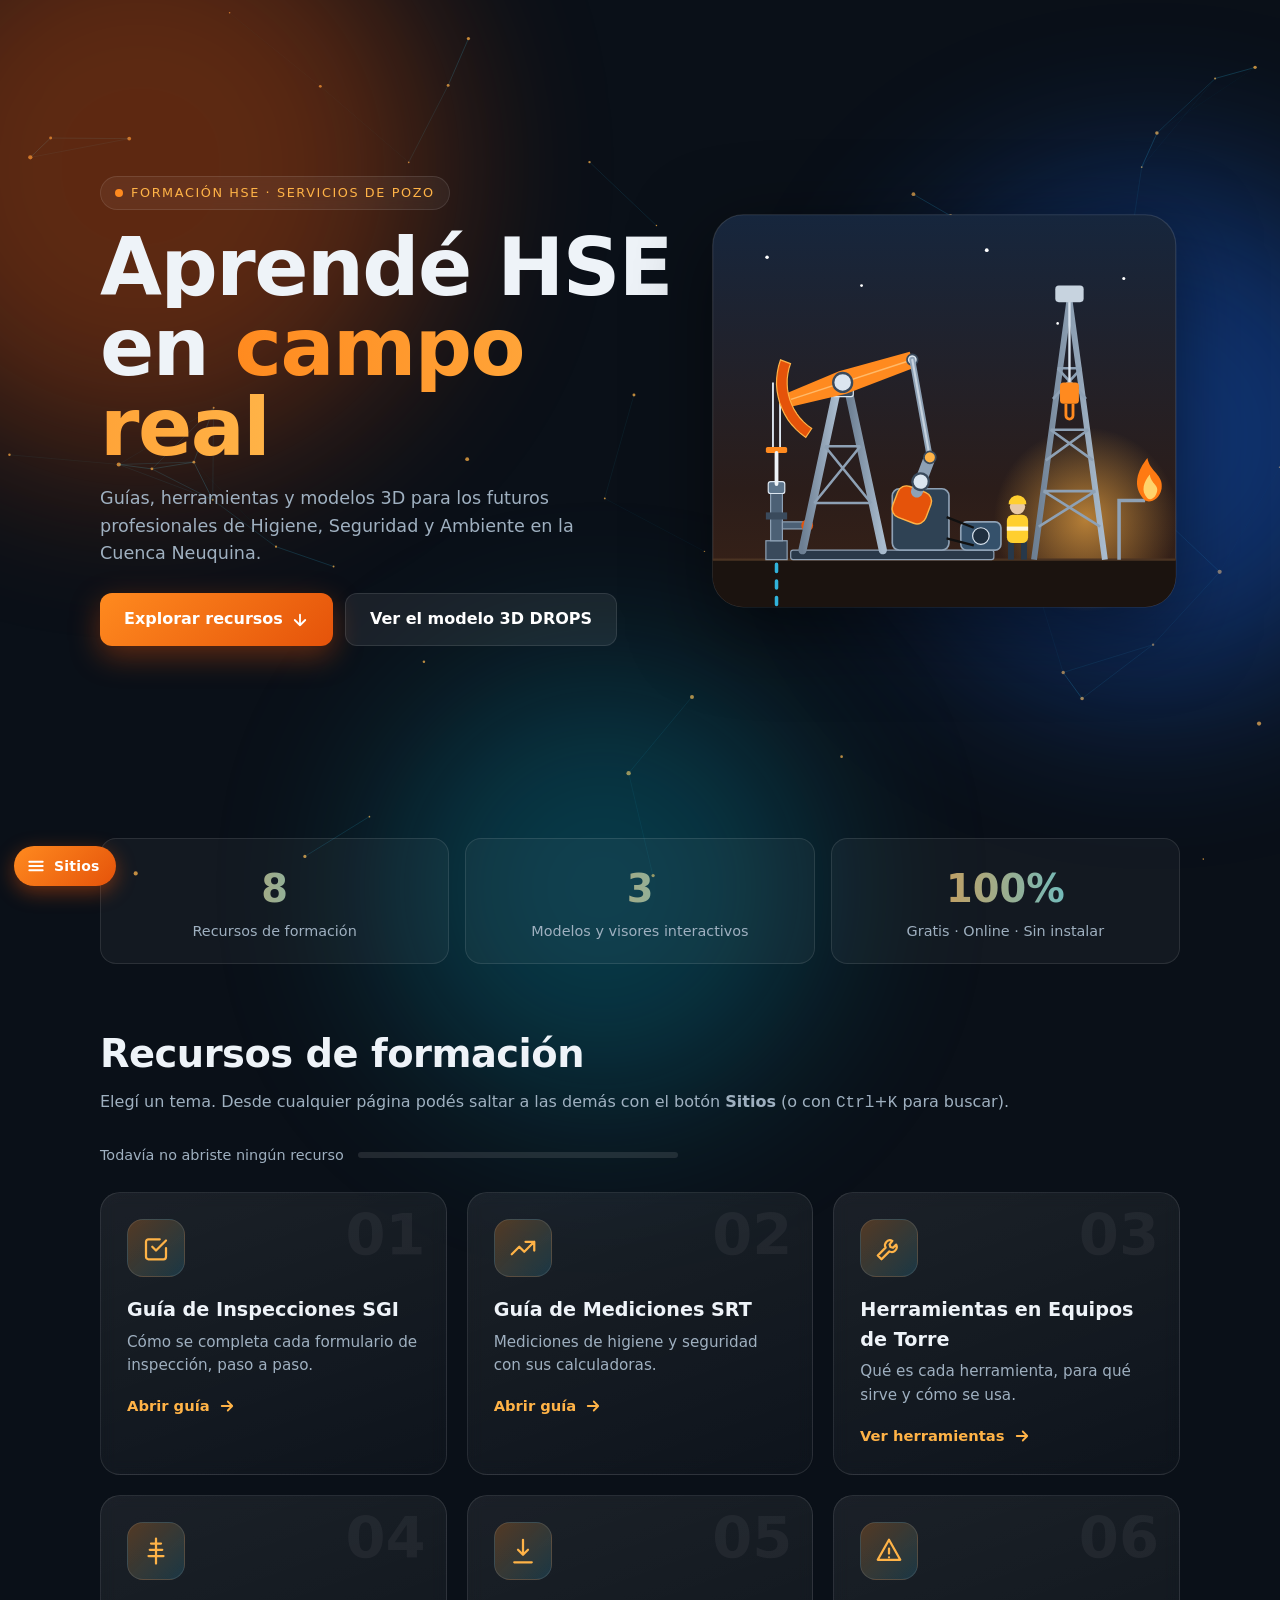
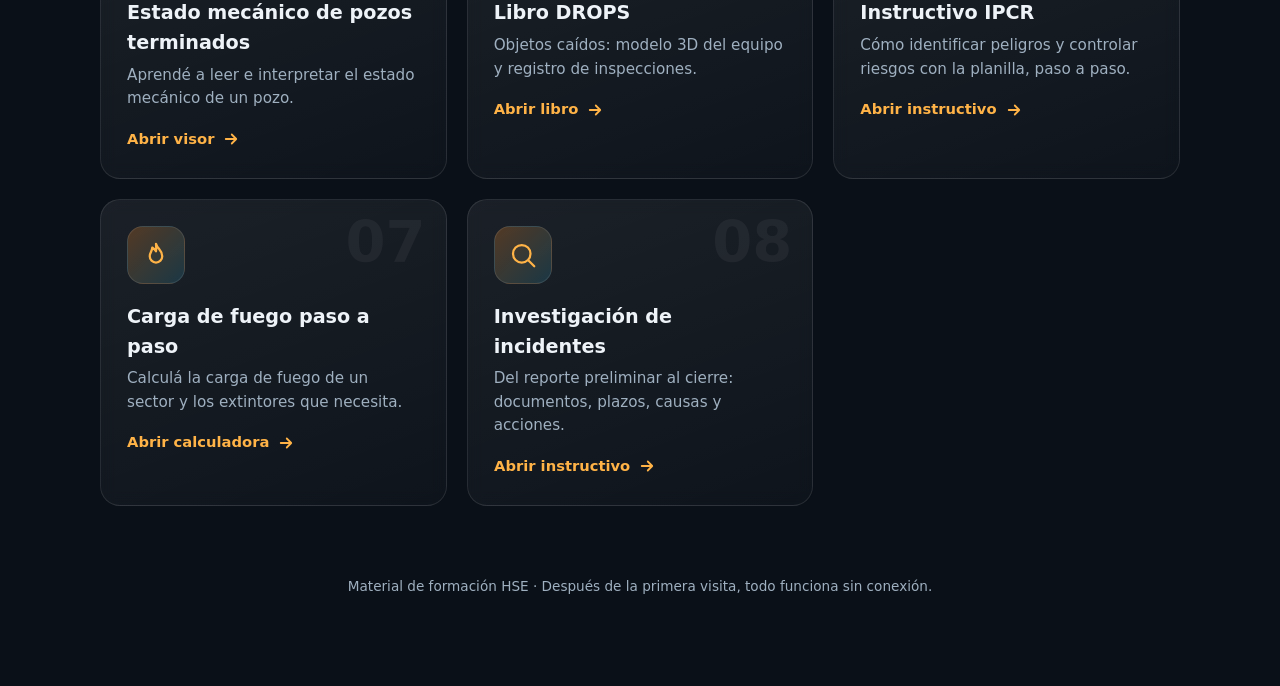
<file: index.html>
<!DOCTYPE html>
<html lang="es">
<head>
<meta charset="utf-8">
<meta name="viewport" content="width=device-width,initial-scale=1">
<title>Formación HSE · Material para estudiantes</title>
<meta name="description" content="Herramientas de consulta para futuros profesionales HSE en servicios de pozo.">
<style>
:root{--bg:#0a1018;--bg2:#101a26;--ink:#eef3f8;--mut:#9fb0c0;--acc:#ff8a1f;--acc2:#ffb347;--cy:#35d0ff;--bd:rgba(255,255,255,.1)}
*{box-sizing:border-box}
html{scroll-behavior:smooth}
body{margin:0;font:16px/1.55 system-ui,-apple-system,"Segoe UI",Roboto,sans-serif;color:var(--ink);background:var(--bg);overflow-x:hidden}
canvas#fx{position:fixed;inset:0;width:100%;height:100%;z-index:0;pointer-events:none}
.blob{position:fixed;border-radius:50%;filter:blur(90px);opacity:.38;z-index:0;pointer-events:none;animation:drift 22s ease-in-out infinite alternate}
.b1{width:46vw;height:46vw;left:-12vw;top:-10vw;background:#e5530a}
.b2{width:40vw;height:40vw;right:-10vw;top:20vh;background:#1b6dff;animation-duration:28s;animation-delay:-6s}
.b3{width:34vw;height:34vw;left:30vw;bottom:-16vw;background:#00b8d9;opacity:.25;animation-duration:32s;animation-delay:-12s}
@keyframes drift{to{transform:translate3d(8vw,6vh,0) scale(1.18)}}
.wrap{position:relative;z-index:1;max-width:1120px;margin:0 auto;padding:0 20px}

/* HERO */
.hero{min-height:88vh;display:grid;grid-template-columns:1.1fr .9fr;gap:30px;align-items:center;padding:60px 0 30px}
.tag{display:inline-flex;align-items:center;gap:8px;padding:6px 14px;border:1px solid var(--bd);border-radius:999px;background:rgba(255,255,255,.05);font-size:.8rem;letter-spacing:1.6px;text-transform:uppercase;color:var(--acc2);backdrop-filter:blur(6px);animation:rise .8s both}
.tag i{width:8px;height:8px;border-radius:50%;background:var(--acc);box-shadow:0 0 0 0 var(--acc);animation:ping 2s infinite}
@keyframes ping{70%{box-shadow:0 0 0 10px rgba(255,138,31,0)}100%{box-shadow:0 0 0 0 rgba(255,138,31,0)}}
h1{margin:18px 0 14px;font-size:clamp(2.6rem,7vw,5rem);line-height:1;letter-spacing:-1.5px;font-weight:800}
h1 .ln{display:block;overflow:hidden}
h1 .ln span{display:inline-block;transform:translateY(110%);animation:up .9s cubic-bezier(.2,.8,.2,1) forwards}
h1 .ln:nth-child(2) span{animation-delay:.15s}
h1 em{font-style:normal;background:linear-gradient(90deg,var(--acc),var(--acc2),var(--cy),var(--acc));background-size:300% 100%;-webkit-background-clip:text;background-clip:text;color:transparent;animation:shine 6s linear infinite}
@keyframes up{to{transform:none}}
@keyframes shine{to{background-position:300% 0}}
.lead{max-width:520px;color:var(--mut);font-size:1.1rem;animation:rise .9s .35s both}
.cta{display:flex;flex-wrap:wrap;gap:12px;margin-top:26px;animation:rise .9s .5s both}
.btn{display:inline-flex;align-items:center;gap:8px;padding:13px 24px;border-radius:12px;font-weight:700;text-decoration:none;color:#fff;background:linear-gradient(135deg,#ff8a1f,#e5530a);box-shadow:0 10px 30px rgba(229,83,10,.4);transition:transform .2s,box-shadow .2s}
.btn:hover{transform:translateY(-3px);box-shadow:0 16px 38px rgba(229,83,10,.55)}
.btn.g{background:rgba(255,255,255,.07);box-shadow:none;border:1px solid var(--bd)}
.btn.g:hover{background:rgba(255,255,255,.14)}
@keyframes rise{from{opacity:0;transform:translateY(24px)}to{opacity:1;transform:none}}

/* ESCENA SVG */
.scene{position:relative;animation:rise 1s .3s both}
.scene svg{width:100%;height:auto;display:block;filter:drop-shadow(0 20px 40px rgba(0,0,0,.5))}
@keyframes rock{0%,100%{transform:rotate(-9deg)}50%{transform:rotate(9deg)}}
@keyframes rod{0%,100%{transform:translateY(-14px)}50%{transform:translateY(14px)}}
@keyframes spin{to{transform:rotate(360deg)}}
.block{animation:blk 4.2s ease-in-out infinite}
@keyframes blk{0%,100%{transform:translateY(0)}50%{transform:translateY(70px)}}
.cable{animation:cab 4.2s ease-in-out infinite;transform-origin:top}
@keyframes cab{0%,100%{transform:scaleY(1)}50%{transform:scaleY(1.9)}}
.flare{transform-origin:center bottom;animation:fl 1.1s ease-in-out infinite alternate}
@keyframes fl{from{transform:scale(.85,.9)}to{transform:scale(1.1,1.15)}}
.dash{stroke-dasharray:6 8;animation:dash 1.2s linear infinite}
@keyframes dash{to{stroke-dashoffset:-28}}
.star{animation:tw 3s ease-in-out infinite}
@keyframes tw{50%{opacity:.2}}

/* CARDS */
.sec{padding:50px 0 20px}
.sec h2{font-size:clamp(1.6rem,3.4vw,2.4rem);margin:0 0 6px;letter-spacing:-.5px}
.sec p.s{margin:0 0 28px;color:var(--mut)}
.grid{display:grid;gap:20px;grid-template-columns:repeat(auto-fit,minmax(300px,1fr))}
a.card{--mx:50%;--my:50%;position:relative;display:block;padding:26px;border-radius:20px;color:inherit;text-decoration:none;overflow:hidden;
  background:linear-gradient(160deg,rgba(255,255,255,.07),rgba(255,255,255,.02));border:1px solid var(--bd);backdrop-filter:blur(8px);
  opacity:0;transform:translateY(40px);transition:opacity .7s,transform .7s cubic-bezier(.2,.8,.2,1),border-color .25s,box-shadow .25s}
a.card.in{opacity:1;transform:none}
a.card::before{content:"";position:absolute;inset:0;background:radial-gradient(380px circle at var(--mx) var(--my),rgba(255,138,31,.22),transparent 60%);opacity:0;transition:opacity .25s}
a.card::after{content:"";position:absolute;left:0;top:0;height:3px;width:0;background:linear-gradient(90deg,var(--acc),var(--cy));transition:width .5s}
a.card:hover{border-color:rgba(255,138,31,.55);box-shadow:0 20px 50px rgba(0,0,0,.45)}
a.card:hover::before{opacity:1}a.card:hover::after{width:100%}
a.card:focus-visible{outline:3px solid var(--acc);outline-offset:3px}
.ico{position:relative;width:58px;height:58px;border-radius:16px;display:grid;place-items:center;margin-bottom:18px;background:linear-gradient(135deg,rgba(255,138,31,.25),rgba(53,208,255,.15));border:1px solid var(--bd);transition:transform .4s}
.ico svg{width:30px;height:30px;stroke:var(--acc2);fill:none;stroke-width:1.8;stroke-linecap:round;stroke-linejoin:round}
a.card:hover .ico{transform:rotate(-8deg) scale(1.1)}
.num{position:absolute;right:20px;top:14px;font-size:3.6rem;font-weight:800;color:rgba(255,255,255,.05);line-height:1}
a.card h3{position:relative;margin:0 0 6px;font-size:1.2rem}
a.card p{position:relative;margin:0 0 16px;color:var(--mut);font-size:.95rem}
.go{position:relative;display:inline-flex;align-items:center;gap:8px;font-weight:700;color:var(--acc2);font-size:.92rem}
.go svg{width:18px;height:18px;stroke:currentColor;fill:none;stroke-width:2.4;stroke-linecap:round;stroke-linejoin:round;transition:transform .25s}
a.card:hover .go svg{transform:translateX(6px)}


.seen{position:absolute;right:16px;bottom:16px;z-index:2;display:none;align-items:center;gap:6px;padding:4px 10px;border-radius:999px;background:rgba(31,165,91,.18);border:1px solid rgba(31,165,91,.5);color:#7ee2a8;font-size:.78rem;font-weight:700}
a.card.vis .seen{display:inline-flex}
.prog{margin:0 0 26px;display:flex;align-items:center;gap:14px;color:var(--mut);font-size:.9rem}
.prog .bar{flex:1;max-width:320px;height:6px;border-radius:6px;background:rgba(255,255,255,.1);overflow:hidden}
.prog .bar i{display:block;height:100%;width:0;background:linear-gradient(90deg,var(--acc),var(--cy));transition:width .8s cubic-bezier(.2,.8,.2,1)}
.off{display:none;align-items:center;gap:8px;margin-top:18px;padding:6px 14px;border-radius:999px;border:1px solid rgba(31,165,91,.5);background:rgba(31,165,91,.12);color:#7ee2a8;font-size:.85rem;font-weight:600;width:max-content;animation:rise .6s both}
.off.on{display:inline-flex}.off::before{content:"";width:8px;height:8px;border-radius:50%;background:#1fa55b}
/* DATOS */
.stats{display:grid;gap:16px;grid-template-columns:repeat(auto-fit,minmax(180px,1fr));margin:46px 0 10px}
.st{padding:20px;border-radius:16px;border:1px solid var(--bd);background:rgba(255,255,255,.04);text-align:center}
.st b{display:block;font-size:2.4rem;font-weight:800;background:linear-gradient(90deg,var(--acc),var(--cy));-webkit-background-clip:text;background-clip:text;color:transparent}
.st span{color:var(--mut);font-size:.9rem}

footer{position:relative;z-index:1;text-align:center;padding:50px 20px 90px;color:var(--mut);font-size:.85rem}
#vis{display:none;margin-top:10px}#vis.on{display:block}#vis b{color:var(--acc);font-variant-numeric:tabular-nums}

@media (max-width:820px){.hero{grid-template-columns:1fr;min-height:auto;padding-top:40px}.scene{max-width:440px;margin:0 auto}}
@media (prefers-reduced-motion:reduce){*,*::before,*::after{animation:none!important;transition:none!important}h1 .ln span{transform:none}a.card{opacity:1;transform:none}}
</style>
<link rel="manifest" href="manifest.webmanifest"><link rel="icon" href="assets/icons/favicon.svg" type="image/svg+xml"><link rel="apple-touch-icon" href="assets/icons/apple-touch-icon.png"><meta name="theme-color" content="#0a1018"><meta name="description" content="Guías, herramientas y modelos 3D para futuros profesionales HSE en servicios de pozo."><meta property="og:type" content="website"><meta property="og:locale" content="es_AR"><meta property="og:title" content="Formación HSE · Material para estudiantes"><meta property="og:description" content="Guías, herramientas y modelos 3D para futuros profesionales HSE en servicios de pozo."><meta property="og:image" content="https://exertion-solutions.github.io/INDUCCION-SEGURIDAD---ESTUDIANTES-/assets/og.png"><meta name="twitter:card" content="summary_large_image"></head>
<body>
<canvas id="fx" aria-hidden="true"></canvas>
<div class="blob b1"></div><div class="blob b2"></div><div class="blob b3"></div>

<div class="wrap">
  <section class="hero">
    <div>
      <span class="tag"><i></i>Formación HSE · Servicios de pozo</span>
      <h1><span class="ln"><span>Aprendé HSE</span></span><span class="ln"><span>en <em>campo real</em></span></span></h1>
      <p class="lead">Guías, herramientas y modelos 3D para los futuros profesionales de Higiene, Seguridad y Ambiente en la Cuenca Neuquina.</p>
      <div class="cta">
        <a class="btn" href="#recursos">Explorar recursos
          <svg width="18" height="18" viewBox="0 0 24 24" fill="none" stroke="currentColor" stroke-width="2.4" stroke-linecap="round" stroke-linejoin="round"><path d="M12 5v14M5 12l7 7 7-7"/></svg></a>
        <a class="btn g" href="libro-drops/">Ver el modelo 3D DROPS</a>
      </div>
      <span class="off" id="off">Funciona sin conexión · instalable</span>
    </div>
    <div class="scene" aria-hidden="true">
      <svg id="pj" viewBox="0 0 400 340" fill="none" role="img" aria-label="Ilustración animada de un balancín de bombeo junto a una torre de pulling">
        <defs>
          <linearGradient id="sky" x1="0" y1="0" x2="0" y2="1"><stop offset="0" stop-color="#16263d"/><stop offset=".7" stop-color="#2b1d1a"/><stop offset="1" stop-color="#3a2216"/></linearGradient>
          <linearGradient id="steel" x1="0" y1="0" x2="1" y2="0"><stop offset="0" stop-color="#6d7f93"/><stop offset="1" stop-color="#a9bbcd"/></linearGradient>
          <radialGradient id="sun" cx=".5" cy=".5" r=".5"><stop offset="0" stop-color="#ffb347"/><stop offset="1" stop-color="#ffb347" stop-opacity="0"/></radialGradient>
        </defs>
        <rect x="4" y="4" width="392" height="332" rx="26" fill="url(#sky)" stroke="rgba(255,255,255,.12)"/>
        <circle cx="320" cy="262" r="78" fill="url(#sun)" opacity=".65"/>
        <g fill="#fff"><circle class="star" cx="50" cy="40" r="1.5"/><circle class="star" cx="130" cy="64" r="1.2" style="animation-delay:-1s"/><circle class="star" cx="236" cy="34" r="1.6" style="animation-delay:-2s"/><circle class="star" cx="352" cy="58" r="1.3" style="animation-delay:-.5s"/><circle class="star" cx="296" cy="96" r="1.1" style="animation-delay:-1.6s"/></g>
        <!-- suelo y pozo -->
        <path d="M4 296 H396 V310 a26 26 0 0 1 -26 26 H30 a26 26 0 0 1 -26 -26z" fill="#1b130f"/>
        <path d="M4 296 H396" stroke="#4a3322" stroke-width="2"/>
        <path d="M58 334 V298" stroke="#35d0ff" stroke-width="3" stroke-linecap="round" class="dash" opacity=".85"/>
        <!-- torre de pulling -->
        <g transform="translate(306 6)">
          <path d="M-30 290 L0 70 L30 290" stroke="url(#steel)" stroke-width="5" stroke-linejoin="round"/>
          <path d="M-22 232 H22 M-16 180 H16 M-10 128 H10 M-26 262 L22 232 M26 262 L-22 232 M-20 206 L16 180 M20 206 L-16 180 M-14 154 L10 128 M14 154 L-10 128" stroke="#8ea1b5" stroke-width="2.2"/>
          <rect x="-12" y="58" width="24" height="14" rx="3" fill="#c7d3df"/>
          <line class="cable" x1="0" y1="72" x2="0" y2="140" stroke="#d9e3ee" stroke-width="2"/>
          <g class="block"><rect x="-8" y="140" width="16" height="18" rx="3" fill="#ff8a1f"/><path d="M-3 158 v10 a3 3 0 0 0 6 0 v-10" stroke="#ff8a1f" stroke-width="2.4"/></g>
          <path d="M42 290 V240 H64" stroke="#8ea1b5" stroke-width="3"/>
          <g class="flare"><path d="M64 240 c-12 -12 -6 -26 2 -36 c2 12 14 14 12 26 c-2 10 -10 12 -14 10z" fill="#ff7a12"/><path d="M66 238 c-6 -6 -3 -14 2 -20 c1 8 8 9 6 15 c-2 6 -6 7 -8 5z" fill="#ffd36b"/></g>
        </g>
        <!-- operario con EPP -->
        <g transform="translate(262 296)"><rect x="-8" y="-16" width="5" height="16" fill="#27384a"/><rect x="3" y="-16" width="5" height="16" fill="#27384a"/><rect x="-9" y="-38" width="18" height="24" rx="5" fill="#ffcf2e"/><rect x="-9" y="-28" width="18" height="3.5" fill="#fff" opacity=".85"/><circle cx="0" cy="-45" r="6.5" fill="#e8c9a6"/><path d="M-7.5 -47 a7.5 7.5 0 0 1 15 0z" fill="#ffcf2e"/></g>
        <g id="pj-slot"></g>
      </svg>
    </div>
  </section>

  <div class="stats" id="stats">
    <div class="st"><b data-n="8">0</b><span>Recursos de formación</span></div>
    <div class="st"><b data-n="3">0</b><span>Modelos y visores interactivos</span></div>
    <div class="st"><b data-n="100" data-s="%">0</b><span>Gratis · Online · Sin instalar</span></div>
  </div>

  <section class="sec" id="recursos">
    <h2>Recursos de formación</h2>
    <p class="s">Elegí un tema. Desde cualquier página podés saltar a las demás con el botón <b>Sitios</b> (o con <kbd>Ctrl</kbd>+<kbd>K</kbd> para buscar).</p>
    <div class="prog" id="prog" aria-live="polite"><span id="progx"></span><div class="bar"><i id="progb"></i></div></div>
    <div class="grid">
      <a class="card" href="guia-inspecciones/"><span class="seen" aria-hidden="true">✓ Visto</span>
        <span class="num">01</span>
        <div class="ico"><svg viewBox="0 0 24 24"><path d="M9 11l3 3 8-8M20 12v7a2 2 0 0 1-2 2H6a2 2 0 0 1-2-2V7a2 2 0 0 1 2-2h9"/></svg></div>
        <h3>Guía de Inspecciones SGI</h3><p>Cómo se completa cada formulario de inspección, paso a paso.</p>
        <span class="go">Abrir guía <svg viewBox="0 0 24 24"><path d="M5 12h14M13 6l6 6-6 6"/></svg></span>
      </a>
      <a class="card" href="guia-mediciones-srt/"><span class="seen" aria-hidden="true">✓ Visto</span>
        <span class="num">02</span>
        <div class="ico"><svg viewBox="0 0 24 24"><path d="M3 17l6-6 4 4 8-8M14 7h7v7"/></svg></div>
        <h3>Guía de Mediciones SRT</h3><p>Mediciones de higiene y seguridad con sus calculadoras.</p>
        <span class="go">Abrir guía <svg viewBox="0 0 24 24"><path d="M5 12h14M13 6l6 6-6 6"/></svg></span>
      </a>
      <a class="card" href="herramientas-torre/"><span class="seen" aria-hidden="true">✓ Visto</span>
        <span class="num">03</span>
        <div class="ico"><svg viewBox="0 0 24 24"><path d="M14.7 6.3a4 4 0 0 0-5.4 5.4L3 18l3 3 6.3-6.3a4 4 0 0 0 5.4-5.4l-2.5 2.5-2.1-.6-.6-2.1z"/></svg></div>
        <h3>Herramientas en Equipos de Torre</h3><p>Qué es cada herramienta, para qué sirve y cómo se usa.</p>
        <span class="go">Ver herramientas <svg viewBox="0 0 24 24"><path d="M5 12h14M13 6l6 6-6 6"/></svg></span>
      </a>
      <a class="card" href="estado-mecanico-pozos/"><span class="seen" aria-hidden="true">✓ Visto</span>
        <span class="num">04</span>
        <div class="ico"><svg viewBox="0 0 24 24"><path d="M12 2v20M8 6h8M7 11h10M6 16h12"/></svg></div>
        <h3>Estado mecánico de pozos terminados</h3><p>Aprendé a leer e interpretar el estado mecánico de un pozo.</p>
        <span class="go">Abrir visor <svg viewBox="0 0 24 24"><path d="M5 12h14M13 6l6 6-6 6"/></svg></span>
      </a>
      <a class="card" href="libro-drops/"><span class="seen" aria-hidden="true">✓ Visto</span>
        <span class="num">05</span>
        <div class="ico"><svg viewBox="0 0 24 24"><path d="M12 3v12m0 0l-4-4m4 4l4-4M5 21h14"/></svg></div>
        <h3>Libro DROPS</h3><p>Objetos caídos: modelo 3D del equipo y registro de inspecciones.</p>
        <span class="go">Abrir libro <svg viewBox="0 0 24 24"><path d="M5 12h14M13 6l6 6-6 6"/></svg></span>
      </a>
      <a class="card" href="instructivo-ipcr/"><span class="seen" aria-hidden="true">✓ Visto</span>
        <span class="num">06</span>
        <div class="ico"><svg viewBox="0 0 24 24"><path d="M12 3l9 16H3zM12 10v4M12 17h.01"/></svg></div>
        <h3>Instructivo IPCR</h3><p>Cómo identificar peligros y controlar riesgos con la planilla, paso a paso.</p>
        <span class="go">Abrir instructivo <svg viewBox="0 0 24 24"><path d="M5 12h14M13 6l6 6-6 6"/></svg></span>
      </a>
      <a class="card" href="carga-de-fuego/"><span class="seen" aria-hidden="true">✓ Visto</span>
        <span class="num">07</span>
        <div class="ico"><svg viewBox="0 0 24 24"><path d="M12 3c1 4 5 5 5 10a5 5 0 0 1-10 0c0-3 2-4 2-7 1.5 1 2.5 2 3 3 .5-2 0-4 0-6z"/></svg></div>
        <h3>Carga de fuego paso a paso</h3><p>Calculá la carga de fuego de un sector y los extintores que necesita.</p>
        <span class="go">Abrir calculadora <svg viewBox="0 0 24 24"><path d="M5 12h14M13 6l6 6-6 6"/></svg></span>
      </a>
      <a class="card" href="investigacion-incidentes/"><span class="seen" aria-hidden="true">✓ Visto</span>
        <span class="num">08</span>
        <div class="ico"><svg viewBox="0 0 24 24"><path d="M11 4a7 7 0 1 0 0 14 7 7 0 0 0 0-14zM21 21l-5-5"/></svg></div>
        <h3>Investigación de incidentes</h3><p>Del reporte preliminar al cierre: documentos, plazos, causas y acciones.</p>
        <span class="go">Abrir instructivo <svg viewBox="0 0 24 24"><path d="M5 12h14M13 6l6 6-6 6"/></svg></span>
      </a>
    </div>
  </section>
</div>

<footer>Material de formación HSE · Después de la primera visita, todo funciona sin conexión.<div id="vis" aria-live="polite">Visitas: <b id="visn"></b></div></footer>

<script>
/* Red de partículas */
(function(){
  var c=document.getElementById("fx"),x=c.getContext("2d"),W,H,P=[],mx=-999,my=-999;
  if(matchMedia("(prefers-reduced-motion:reduce)").matches)return;
  function size(){W=c.width=innerWidth;H=c.height=innerHeight;P=[];var n=Math.min(70,Math.floor(W*H/22000));
    for(var i=0;i<n;i++)P.push({x:Math.random()*W,y:Math.random()*H,vx:(Math.random()-.5)*.35,vy:(Math.random()-.5)*.35,r:Math.random()*1.6+.6})}
  addEventListener("resize",size);addEventListener("pointermove",function(e){mx=e.clientX;my=e.clientY});size();
  (function loop(){x.clearRect(0,0,W,H);
    for(var i=0;i<P.length;i++){var p=P[i];p.x+=p.vx;p.y+=p.vy;if(p.x<0||p.x>W)p.vx*=-1;if(p.y<0||p.y>H)p.vy*=-1;
      var dx=p.x-mx,dy=p.y-my,d=Math.sqrt(dx*dx+dy*dy);if(d<120){p.x+=dx/d*1.2;p.y+=dy/d*1.2}
      x.beginPath();x.arc(p.x,p.y,p.r,0,6.283);x.fillStyle="rgba(255,179,71,.75)";x.fill();
      for(var j=i+1;j<P.length;j++){var q=P[j],ex=p.x-q.x,ey=p.y-q.y,e=ex*ex+ey*ey;
        if(e<16000){x.strokeStyle="rgba(53,208,255,"+(.22*(1-e/16000))+")";x.lineWidth=1;x.beginPath();x.moveTo(p.x,p.y);x.lineTo(q.x,q.y);x.stroke()}}}
    requestAnimationFrame(loop)})();
})();

/* Aparición de tarjetas + brillo que sigue al mouse */
(function(){
  var cards=[].slice.call(document.querySelectorAll("a.card"));
  var io=new IntersectionObserver(function(es){es.forEach(function(e){if(e.isIntersecting){
    var i=cards.indexOf(e.target);setTimeout(function(){e.target.classList.add("in")},(i%3)*110);io.unobserve(e.target)}})},{threshold:.15});
  cards.forEach(function(c){io.observe(c);
    c.addEventListener("pointermove",function(e){var r=c.getBoundingClientRect();c.style.setProperty("--mx",(e.clientX-r.left)+"px");c.style.setProperty("--my",(e.clientY-r.top)+"px")})});
})();

/* Contadores */
(function(){
  var els=[].slice.call(document.querySelectorAll("[data-n]")),reduce=matchMedia("(prefers-reduced-motion:reduce)").matches;
  var io=new IntersectionObserver(function(es){es.forEach(function(e){if(!e.isIntersecting)return;io.unobserve(e.target);
    var el=e.target,n=+el.dataset.n,s=el.dataset.s||"",t0=performance.now();
    if(reduce){el.textContent=n+s;return}
    (function f(t){var k=Math.min(1,(t-t0)/1400),v=Math.round(n*(1-Math.pow(1-k,3)));el.textContent=v+s;if(k<1)requestAnimationFrame(f)})(t0)})},{threshold:.6});
  els.forEach(function(e){io.observe(e)});
})();

/* Progreso de sitios vistos + estado offline */
(function(){
  var seen=[];try{seen=JSON.parse(localStorage.getItem("hse.visited"))||[]}catch(e){}
  var cards=[].slice.call(document.querySelectorAll("a.card")),n=0;
  cards.forEach(function(c){if(seen.indexOf(c.getAttribute("href"))!==-1){c.classList.add("vis");n++}});
  document.getElementById("progx").textContent=n===0?"Todavía no abriste ningún recurso":n+" de "+cards.length+" recursos vistos"+(n===cards.length?" · ¡completaste el recorrido!":"");
  setTimeout(function(){document.getElementById("progb").style.width=(n/cards.length*100)+"%"},300);
  if("serviceWorker" in navigator&&/^https?:$/.test(location.protocol))navigator.serviceWorker.ready.then(function(){document.getElementById("off").classList.add("on")}).catch(function(){});
})();
</script>
<script>
/* Contador de visitas (Abacus): suma 1 por sesión del navegador; sin conexión queda oculto */
(function(){
  if(!/^https?:$/.test(location.protocol))return;
  var base="https://abacus.jasoncameron.dev/",key="exertion-induccion-hse/visitas",counted=false;
  try{counted=sessionStorage.getItem("hse.hit")==="1"}catch(e){}
  fetch(base+(counted?"get/":"hit/")+key).then(function(r){return r.json()}).then(function(d){
    if(typeof d.value!=="number")return;
    try{sessionStorage.setItem("hse.hit","1")}catch(e){}
    document.getElementById("visn").textContent=d.value.toLocaleString("es-AR");
    document.getElementById("vis").classList.add("on")}).catch(function(){});
})();
</script>
<script src="assets/pumpjack.js"></script>
<script>window.__pj=Pumpjack.mount(document.getElementById("pj-slot"),{observe:document.getElementById("pj")})</script>
<script src="nav.js" defer></script>
</body>
</html>
</file>
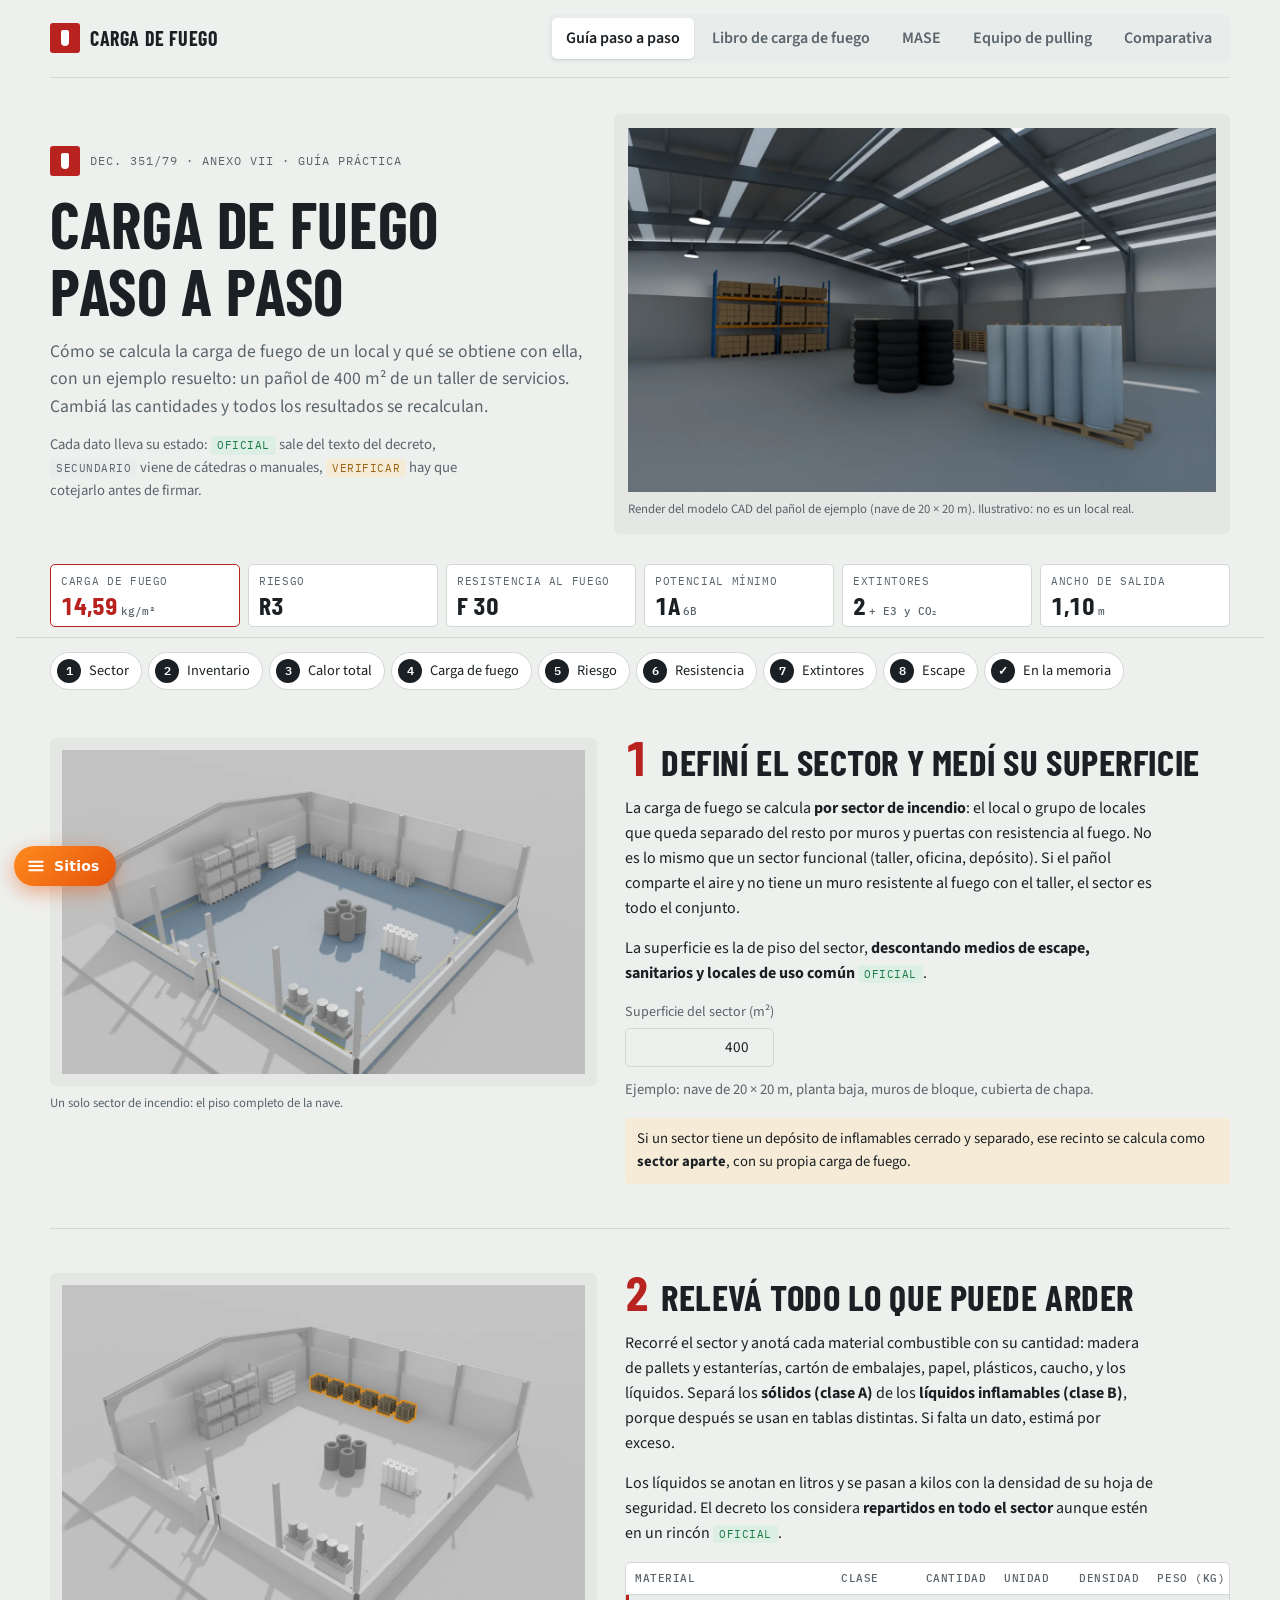
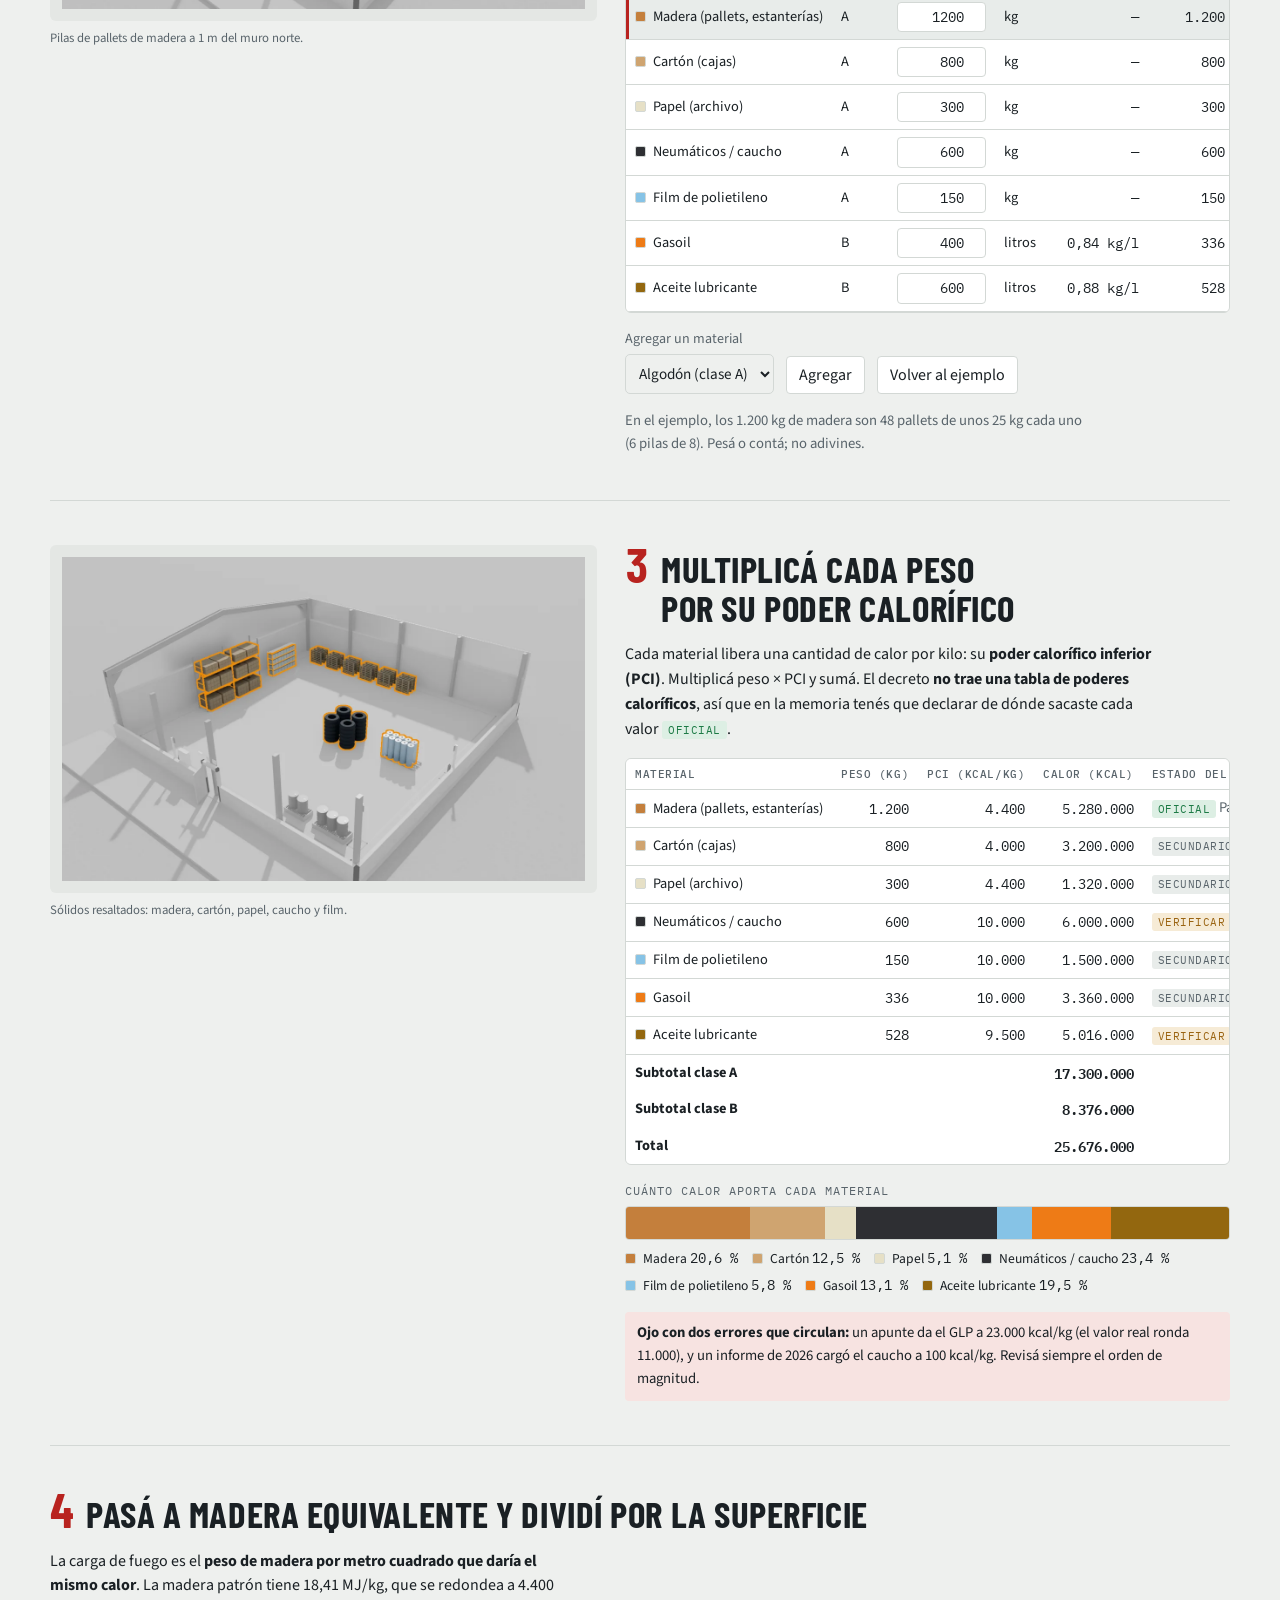
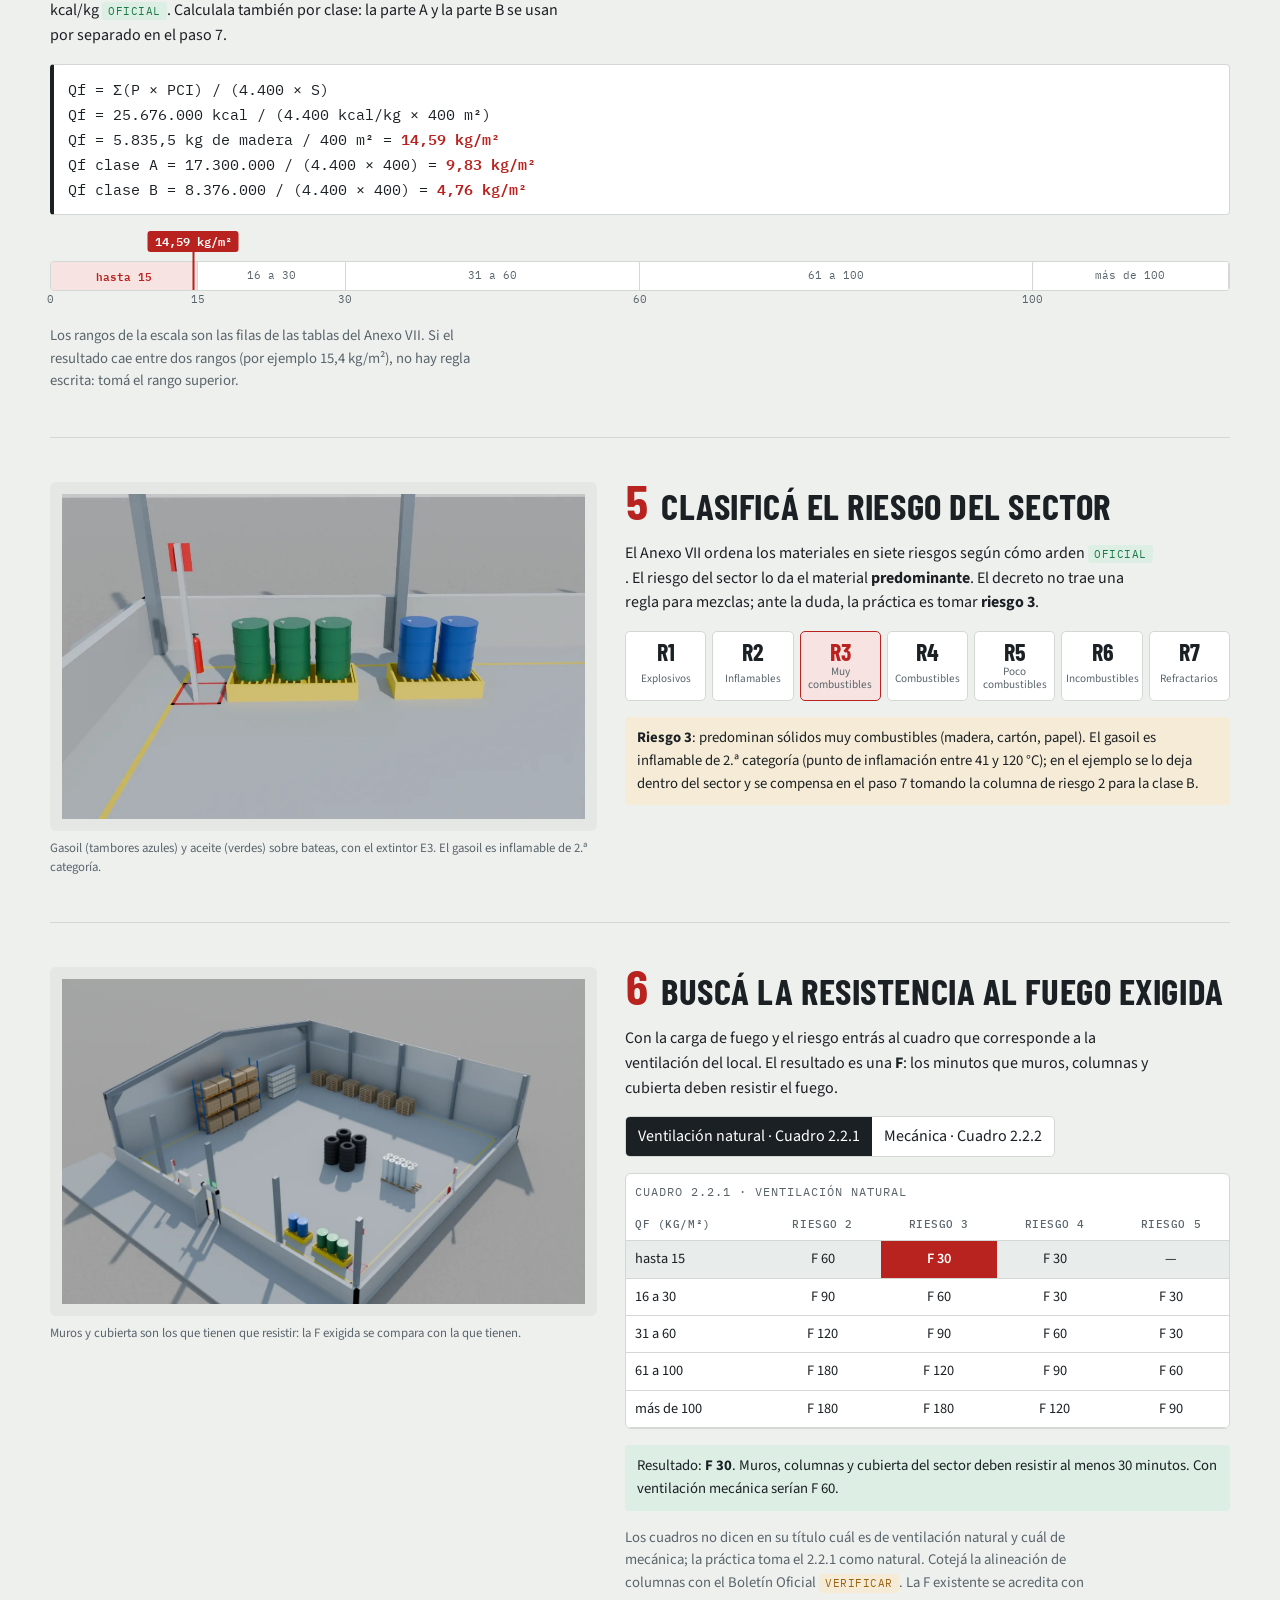
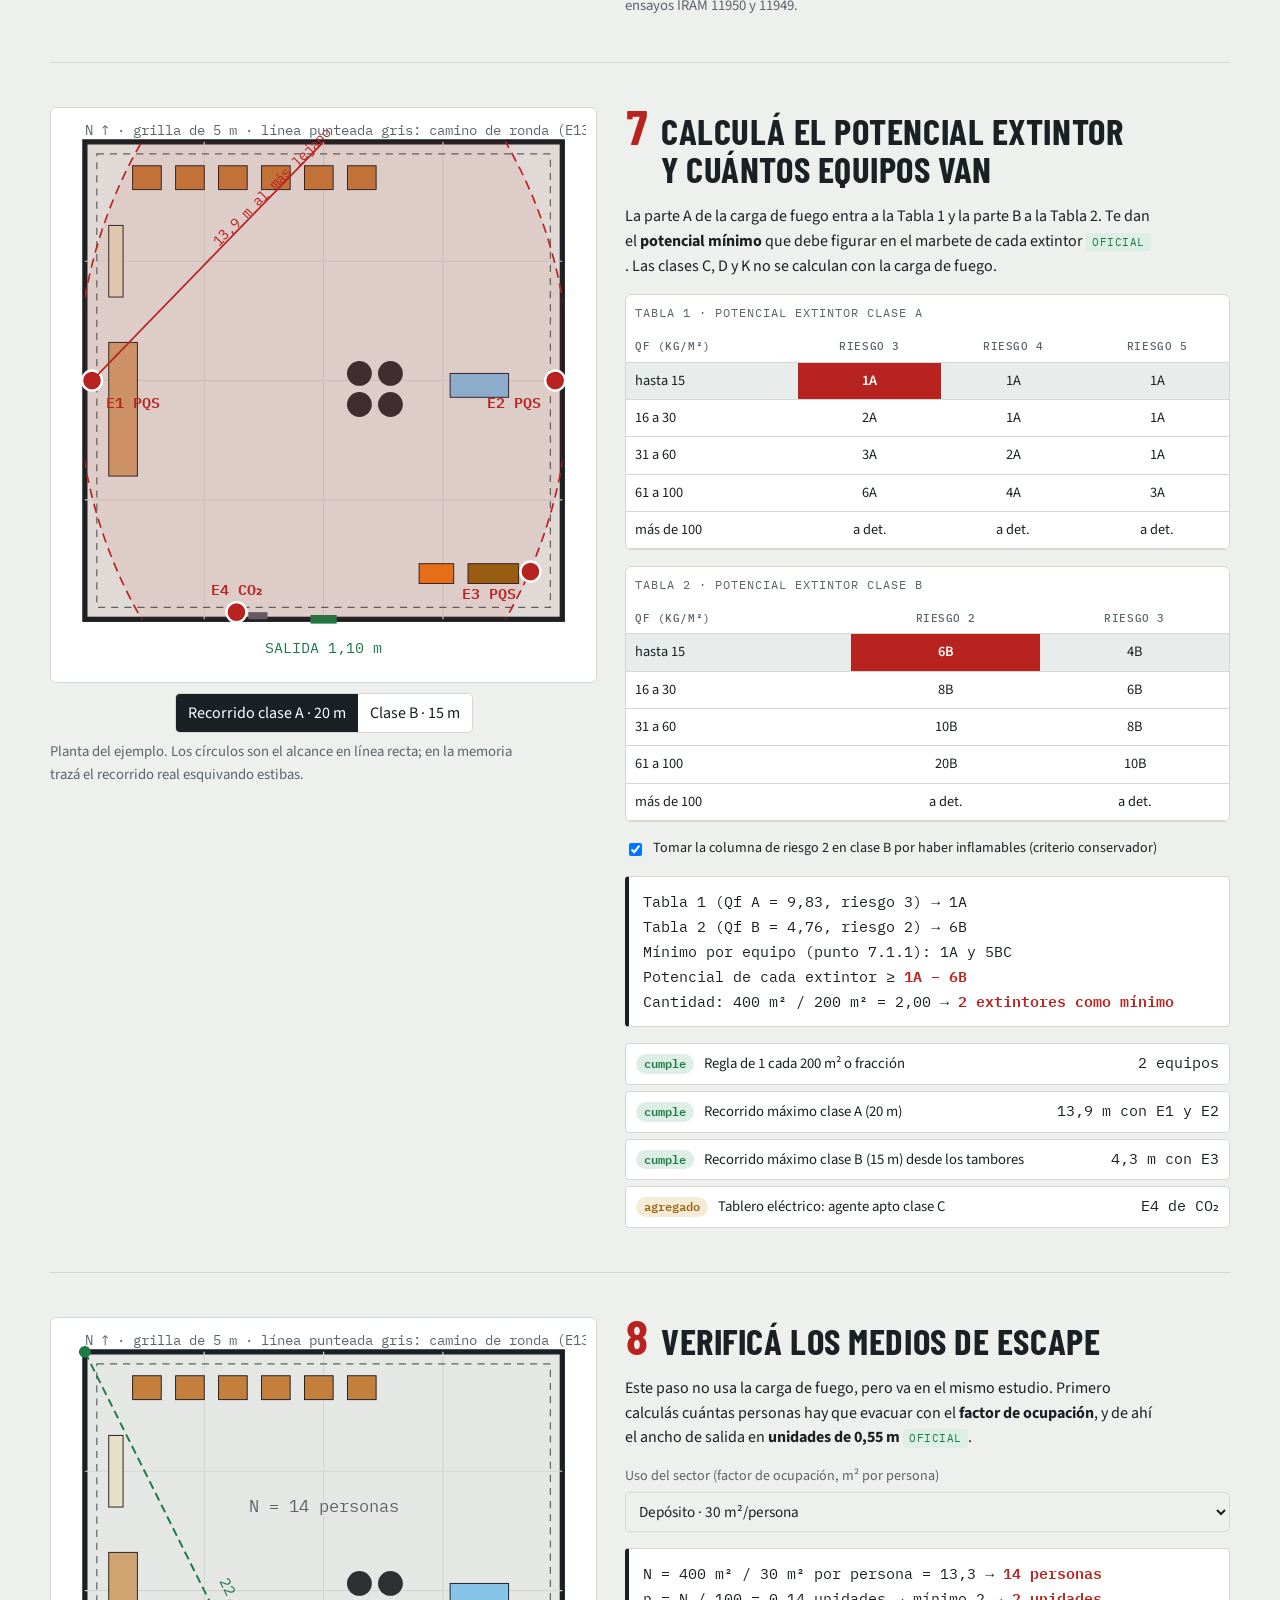
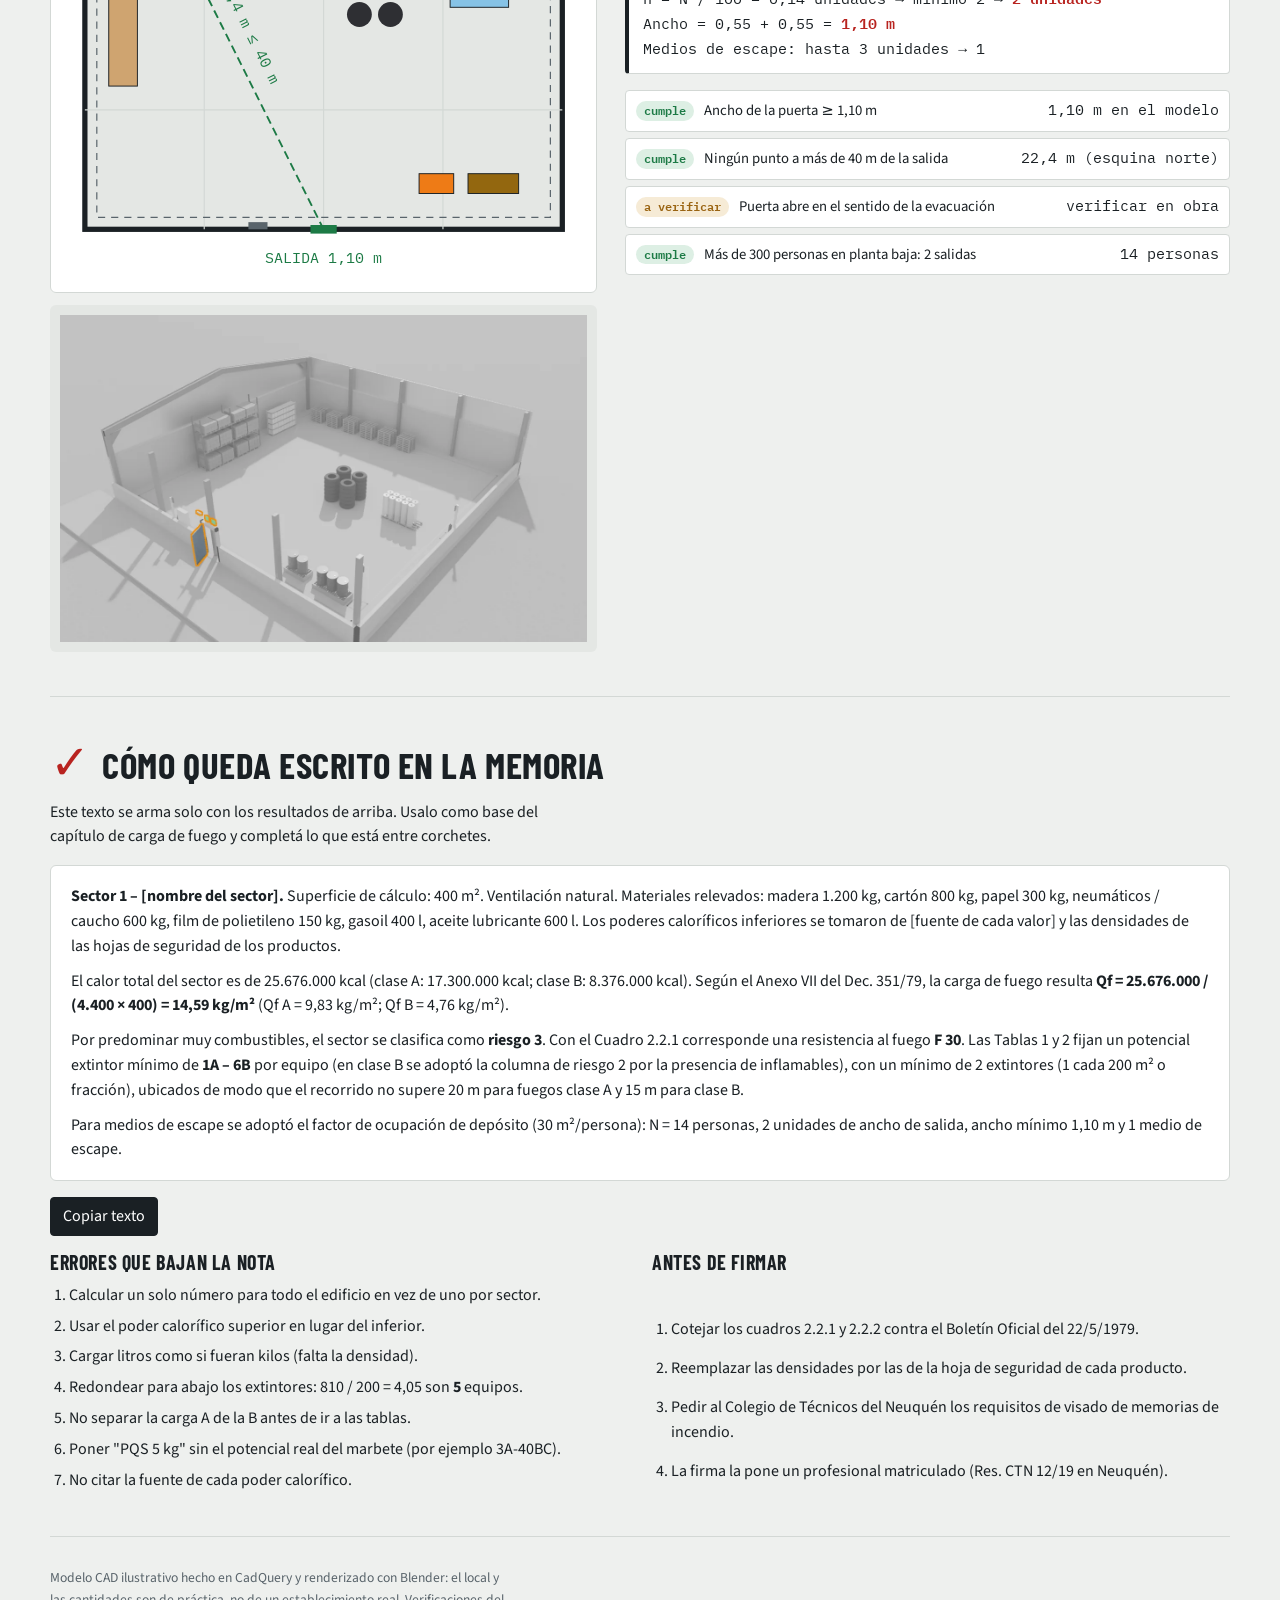
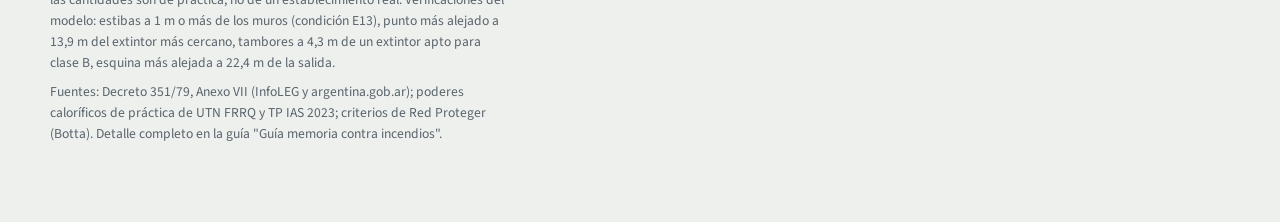
<file: carga-de-fuego/index.html>
<!doctype html><html lang="es"><head><meta charset=utf8><meta name=viewport content="width=device-width,initial-scale=1,viewport-fit=cover"><style>:root{color-scheme:light;box-sizing:border-box;padding-top:env(safe-area-inset-top,0px);padding-bottom:env(safe-area-inset-bottom,0px)}html{scroll-padding-top:env(safe-area-inset-top,0px)}body{margin:0;padding:0;font:14px -apple-system,BlinkMacSystemFont,sans-serif;background:#fff;color:#000}img{max-width:100%}[hidden]:not([hidden=until-found i]){display:none!important}</style><link rel="manifest" href="../manifest.webmanifest"><link rel="icon" href="../assets/icons/favicon.svg" type="image/svg+xml"><link rel="apple-touch-icon" href="../assets/icons/apple-touch-icon.png"><meta name="theme-color" content="#0a1018"><meta name="description" content="Cálculo de carga de fuego, resistencia al fuego y potencial extintor, con ejemplo resuelto."><meta property="og:type" content="website"><meta property="og:locale" content="es_AR"><meta property="og:title" content="Carga de fuego paso a paso"><meta property="og:description" content="Cálculo de carga de fuego, resistencia al fuego y potencial extintor, con ejemplo resuelto."><meta property="og:image" content="https://exertion-solutions.github.io/INDUCCION-SEGURIDAD---ESTUDIANTES-/assets/og.png"><meta name="twitter:card" content="summary_large_image"></head><body>
<title>Carga de fuego paso a paso</title>
<link rel="stylesheet" href="../assets/fonts.css">
<meta name="claude:viewport-fit-sides" content="cover">
<style>
/* Layout: banda de resultados arriba, luego 8 pasos reales en secuencia (figura CAD | explicación + cálculo).
   Paleta de señalización de seguridad: rojo de equipos contra incendio, verde de salida, hormigón como neutro. */
:root{
  --bg:#EEF0EE; --surface:#FFFFFF; --fig:#E4E7E4; --ink:#1A2024; --muted:#59646B; --line:#D3D8D5;
  --red:#B8231F; --red-soft:#F7E3E1; --green:#1C7A45; --green-soft:#DDEFE4; --amber:#9A6412; --amber-soft:#F6EBD6;
  --chip:#E8ECEA;
  --f-display:"Barlow Condensed","Arial Narrow",system-ui,sans-serif;
  --f-body:"Source Sans 3","Segoe UI",system-ui,sans-serif;
  --f-mono:"IBM Plex Mono",ui-monospace,Menlo,Consolas,monospace;
  --m-madera:#C47F3C; --m-carton:#CFA470; --m-papel:#E6E0C6; --m-caucho:#2E2F33; --m-film:#86C3E6;
  --m-gasoil:#EE7B16; --m-aceite:#93670F; --m-otro:#8A8FA3;
}
@media (prefers-color-scheme: dark){:root:not([data-theme="light"]){
  --bg:#121517; --surface:#1A1F22; --fig:#22282B; --ink:#E6EAE8; --muted:#9CA6AC; --line:#2F373B;
  --red:#F0625C; --red-soft:#3A1F1E; --green:#55B982; --green-soft:#1B3127; --amber:#E2A84B; --amber-soft:#36290F;
  --chip:#262D30; --m-caucho:#6B6E75; color-scheme:dark}}
:root[data-theme="dark"]{
  --bg:#121517; --surface:#1A1F22; --fig:#22282B; --ink:#E6EAE8; --muted:#9CA6AC; --line:#2F373B;
  --red:#F0625C; --red-soft:#3A1F1E; --green:#55B982; --green-soft:#1B3127; --amber:#E2A84B; --amber-soft:#36290F;
  --chip:#262D30; --m-caucho:#6B6E75; color-scheme:dark}

*{box-sizing:border-box}
body{background:var(--bg);color:var(--ink);font-family:var(--f-body);font-size:16px;line-height:1.55;
  padding-left:max(16px,env(safe-area-inset-left,0px));padding-right:max(16px,env(safe-area-inset-right,0px));padding-block:0 48px}
.wrap{max-width:1180px;margin:0 auto}
h1,h2,h3{font-family:var(--f-display);font-weight:700;line-height:1.05;text-wrap:balance;margin:0}
h1{font-size:clamp(2.4rem,6vw,4rem);letter-spacing:.01em;text-transform:uppercase}
h2{font-size:clamp(1.7rem,3.4vw,2.3rem);text-transform:uppercase;letter-spacing:.015em}
h3{font-size:1.25rem;text-transform:uppercase;letter-spacing:.03em}
p{margin:0;max-width:66ch}
.mono,.num{font-family:var(--f-mono);font-variant-numeric:tabular-nums}
.eyebrow{font-family:var(--f-mono);font-size:.78rem;letter-spacing:.08em;text-transform:uppercase;color:var(--muted)}
a{color:inherit}
button,select,input{font:inherit;color:inherit}
:focus-visible{outline:2.5px solid var(--red);outline-offset:2px}

/* Cabecera */
header.top{display:grid;grid-template-columns:minmax(0,1fr) minmax(0,1.15fr);gap:28px;align-items:center;padding-block:36px 20px}
header.top .intro{display:grid;gap:14px}
.signal{display:inline-flex;align-items:center;gap:10px}
.signal i{display:block;width:30px;height:30px;background:var(--red);border-radius:3px;position:relative}
.signal i::after{content:"";position:absolute;inset:7px 11px;background:var(--surface);border-radius:2px 2px 4px 4px}
.lede{font-size:1.1rem;color:var(--muted)}
.hero-fig{background:var(--fig);border-radius:6px;padding:14px;margin:0}
.hero-fig img{display:block;width:100%;height:auto}
figcaption{font-size:.8rem;color:var(--muted);margin-top:8px}

/* Banda de resultados */
.results{position:sticky;top:env(safe-area-inset-top,0px);z-index:5;background:var(--bg);padding-block:10px;border-bottom:1px solid var(--line)}
.tiles{display:grid;grid-template-columns:repeat(6,minmax(0,1fr));gap:8px}
.tile{background:var(--surface);border:1px solid var(--line);border-radius:5px;padding:8px 10px;display:grid;gap:2px;min-width:0;text-decoration:none}
.tile:hover{border-color:var(--muted)}
.tile .k{font-family:var(--f-mono);font-size:.68rem;letter-spacing:.06em;text-transform:uppercase;color:var(--muted);white-space:nowrap;overflow:hidden;text-overflow:ellipsis}
.tile .v{font-family:var(--f-display);font-size:1.6rem;font-weight:700;line-height:1;font-variant-numeric:tabular-nums}
.tile .v small{font-family:var(--f-mono);font-size:.7rem;font-weight:500;color:var(--muted);margin-left:3px}
.tile.hot{border-color:var(--red)}
.tile.hot .v{color:var(--red)}

/* Navegación de pasos */
nav.steps{display:flex;gap:6px;overflow-x:auto;padding-block:14px 4px;scrollbar-width:thin}
nav.steps a{flex:0 0 auto;display:flex;gap:8px;align-items:center;text-decoration:none;font-size:.9rem;padding:6px 12px 6px 6px;border-radius:99px;background:var(--surface);border:1px solid var(--line)}
nav.steps a b{display:grid;place-items:center;width:24px;height:24px;border-radius:50%;background:var(--ink);color:var(--surface);font-family:var(--f-mono);font-size:.75rem}
nav.steps a:hover{border-color:var(--ink)}

/* Pasos */
section.paso{display:grid;grid-template-columns:minmax(0,.95fr) minmax(0,1.05fr);gap:28px;padding-block:44px;border-bottom:1px solid var(--line);scroll-margin-top:110px}
section.paso.wide{grid-template-columns:minmax(0,1fr)}
.paso .fig{margin:0;align-self:start;position:sticky;top:120px}
.paso .fig .canvas{background:var(--fig);border-radius:6px;padding:12px;display:grid;place-items:center}
.paso .fig img{display:block;width:100%;height:auto}
.paso .body{display:grid;gap:16px;align-content:start;min-width:0}
.stepno{display:flex;gap:12px;align-items:baseline}
.stepno span{font-family:var(--f-display);font-size:3rem;font-weight:700;line-height:.8;color:var(--red);font-variant-numeric:tabular-nums}
.formula{font-family:var(--f-mono);background:var(--surface);border:1px solid var(--line);border-left:4px solid var(--ink);border-radius:4px;padding:12px 14px;overflow-x:auto;font-size:.92rem;line-height:1.7}
.formula .res{color:var(--red);font-weight:600}
.note{font-size:.92rem;color:var(--muted)}
.callout{background:var(--amber-soft);border-radius:4px;padding:10px 12px;font-size:.92rem}
.callout.ok{background:var(--green-soft)}
.callout.bad{background:var(--red-soft)}
.tag{display:inline-block;font-family:var(--f-mono);font-size:.66rem;letter-spacing:.05em;text-transform:uppercase;padding:1px 6px;border-radius:3px;vertical-align:middle;white-space:nowrap}
.tag.of{background:var(--green-soft);color:var(--green)}
.tag.se{background:var(--chip);color:var(--muted)}
.tag.ve{background:var(--amber-soft);color:var(--amber)}
label.field{display:grid;gap:4px;font-size:.88rem;color:var(--muted)}
.inline{display:flex;flex-wrap:wrap;gap:12px;align-items:end}
input[type=number],select{background:var(--surface);border:1px solid var(--line);border-radius:4px;padding:6px 8px;min-width:0}
input[type=number]{width:7.5em;font-family:var(--f-mono);font-variant-numeric:tabular-nums;text-align:right}
.seg{display:inline-flex;border:1px solid var(--line);border-radius:5px;overflow:hidden;background:var(--surface)}
.seg button{border:0;background:none;padding:7px 12px;cursor:pointer}
.seg button[aria-pressed=true]{background:var(--ink);color:var(--surface)}
.btn{border:1px solid var(--line);background:var(--surface);border-radius:4px;padding:6px 12px;cursor:pointer}
.btn:hover{border-color:var(--ink)}
.btn.primary{background:var(--ink);color:var(--surface);border-color:var(--ink)}

/* Tabla de inventario */
.tablebox{overflow-x:auto;border:1px solid var(--line);border-radius:6px;background:var(--surface)}
table{border-collapse:collapse;width:100%;font-size:.9rem}
th,td{padding:7px 9px;text-align:left;border-bottom:1px solid var(--line);white-space:nowrap}
th{font-family:var(--f-mono);font-size:.68rem;text-transform:uppercase;letter-spacing:.05em;color:var(--muted);font-weight:500;background:var(--surface)}
td.r,th.r{text-align:right}
tbody tr{cursor:pointer}
tbody tr:hover td{background:var(--chip)}
tbody tr.sel td{background:var(--chip)}
tbody tr.sel td:first-child{box-shadow:inset 3px 0 0 var(--red)}
tfoot td{font-weight:700;border-bottom:0}
.sw{display:inline-block;width:11px;height:11px;border-radius:2px;margin-right:7px;vertical-align:-1px;border:1px solid var(--line)}
.del{border:0;background:none;color:var(--muted);cursor:pointer;font-size:1.1rem;line-height:1;padding:0 4px}
.del:hover{color:var(--red)}
td input[type=number]{width:6.2em;padding:3px 6px}

/* Barra de aporte de calor */
.stack{display:flex;height:34px;border-radius:4px;overflow:hidden;border:1px solid var(--line)}
.stack div{min-width:2px;transition:flex-basis .3s}
.legend{display:flex;flex-wrap:wrap;gap:6px 14px;font-size:.85rem}

/* Escala de Qf */
.scale{position:relative;padding-top:30px}
.scale .bands{display:grid;grid-template-columns:15fr 15fr 30fr 40fr 20fr;height:30px;border-radius:4px;overflow:hidden;border:1px solid var(--line)}
.scale .bands div{display:grid;place-items:center;font-family:var(--f-mono);font-size:.7rem;color:var(--muted);border-right:1px solid var(--line);background:var(--surface)}
.scale .bands div.on{background:var(--red-soft);color:var(--red);font-weight:600}
.scale .ticks{position:relative;height:18px;font-family:var(--f-mono);font-size:.7rem;color:var(--muted)}
.scale .ticks span{position:absolute;transform:translateX(-50%)}
.scale .pin{position:absolute;top:0;transform:translateX(-50%);display:grid;justify-items:center;transition:left .4s}
.scale .pin b{font-family:var(--f-mono);font-size:.78rem;background:var(--red);color:#fff;padding:1px 7px;border-radius:3px;white-space:nowrap}
.scale .pin i{width:2px;height:38px;background:var(--red)}

/* Riesgo */
.riesgos{display:grid;grid-template-columns:repeat(7,minmax(0,1fr));gap:6px}
.riesgos button{border:1px solid var(--line);background:var(--surface);border-radius:5px;padding:8px 4px;cursor:pointer;display:grid;gap:2px;justify-items:center;text-align:center}
.riesgos button b{font-family:var(--f-display);font-size:1.5rem;line-height:1}
.riesgos button span{font-size:.7rem;color:var(--muted);line-height:1.15}
.riesgos button[aria-pressed=true]{border-color:var(--red);background:var(--red-soft)}
.riesgos button[aria-pressed=true] b{color:var(--red)}

/* Tablas normativas */
.grid-tab td,.grid-tab th{text-align:center}
.grid-tab td:first-child,.grid-tab th:first-child{text-align:left}
.grid-tab td.hit{background:var(--red);color:#fff;font-weight:600}
.grid-tab td.row{background:var(--chip)}
.grid-tab tbody tr{cursor:default}
.grid-tab tbody tr:hover td{background:inherit}
.grid-tab tbody tr:hover td.hit{background:var(--red)}

/* Plano */
.plan{background:var(--surface);border:1px solid var(--line);border-radius:6px;padding:10px}
.plan svg{display:block;width:100%;height:auto;max-width:560px;margin:0 auto}
.plan svg text{font-family:var(--f-mono);fill:var(--ink)}
.checks{display:grid;gap:6px;margin:0;padding:0;list-style:none}
.checks li{display:grid;grid-template-columns:auto 1fr auto;gap:10px;align-items:baseline;background:var(--surface);border:1px solid var(--line);border-radius:4px;padding:8px 10px;font-size:.92rem}
.pill{font-family:var(--f-mono);font-size:.72rem;padding:1px 8px;border-radius:99px;font-weight:600}
.pill.ok{background:var(--green-soft);color:var(--green)}
.pill.no{background:var(--red-soft);color:var(--red)}
.pill.ad{background:var(--amber-soft);color:var(--amber)}

/* Texto de la memoria */
.memoria{background:var(--surface);border:1px solid var(--line);border-radius:6px;padding:18px 20px;display:grid;gap:10px}
.memoria p{max-width:none}
.cols{display:grid;grid-template-columns:repeat(2,minmax(0,1fr));gap:24px}
ol.err{margin:0;padding-left:1.2em;display:grid;gap:6px}
footer{padding-block:30px;color:var(--muted);font-size:.85rem;display:grid;gap:8px}

@media (max-width:900px){
  header.top{grid-template-columns:minmax(0,1fr)}
  section.paso{grid-template-columns:minmax(0,1fr)}
  .paso .fig{position:static}
  .tiles{grid-template-columns:repeat(3,minmax(0,1fr))}
  .cols{grid-template-columns:minmax(0,1fr)}
}
@media (max-width:520px){
  .riesgos{grid-template-columns:repeat(4,minmax(0,1fr))}
  .tile .v{font-size:1.3rem}
  .results{position:static}
}

/* Barra de la app y pestañas */
.appbar{display:flex;flex-wrap:wrap;gap:12px 20px;align-items:center;justify-content:space-between;padding-block:14px;border-bottom:1px solid var(--line)}
.appbar .brand{display:flex;gap:10px;align-items:center;font-family:var(--f-display);font-weight:700;font-size:1.25rem;text-transform:uppercase;letter-spacing:.03em}
.tabs{display:flex;gap:4px;background:var(--chip);padding:4px;border-radius:7px}
.tabs button{border:0;background:none;padding:8px 14px;border-radius:5px;cursor:pointer;font-weight:600;color:var(--muted)}
.tabs button[aria-selected=true]{background:var(--surface);color:var(--ink);box-shadow:0 1px 2px rgba(0,0,0,.12)}
/* Libro */
#tab-libro{padding-block:24px 40px}
.lb-top{display:flex;flex-wrap:wrap;gap:12px;align-items:end;justify-content:space-between}
.lb-top .acts{display:flex;flex-wrap:wrap;gap:8px;align-items:center}
.lb-layout{display:grid;grid-template-columns:240px minmax(0,1fr);gap:28px;margin-top:20px}
#lb-nav{display:grid;gap:6px;align-content:start;position:sticky;top:12px}
.lb-paso{display:flex;gap:10px;align-items:center;text-align:left;border:1px solid var(--line);background:var(--surface);border-radius:6px;padding:9px 10px;cursor:pointer}
.lb-paso b{display:grid;place-items:center;flex:0 0 26px;height:26px;border-radius:50%;background:var(--chip);font-family:var(--f-mono);font-size:.8rem}
.lb-paso span{display:grid;line-height:1.2;font-weight:600;font-size:.93rem}
.lb-paso small{font-weight:400;font-family:var(--f-mono);font-size:.72rem;color:var(--muted)}
.lb-paso small.ok{color:var(--green)}
.lb-paso[aria-current=step]{border-color:var(--ink)}
.lb-paso[aria-current=step] b{background:var(--red);color:#fff}
#lb-etapa{display:grid;gap:18px;min-width:0}
.lb-head{display:grid;gap:6px}
.lb-head h2{font-size:clamp(1.5rem,3vw,2rem)}
.lb-card{border:1px solid var(--line);background:var(--surface);border-radius:8px;padding:14px 16px 16px;display:grid;gap:12px;min-width:0;margin:0}
.lb-card legend{font-family:var(--f-display);font-weight:700;text-transform:uppercase;letter-spacing:.03em;font-size:1.1rem;padding:0 6px}
.lb-card h3{font-size:1.1rem}
.fgrid{display:grid;grid-template-columns:repeat(2,minmax(0,1fr));gap:12px 16px}
.fgrid .span2{grid-column:1/-1}
.field input:not([type=checkbox]),.field select,.field textarea{width:100%;background:var(--bg);border:1px solid var(--line);border-radius:5px;padding:7px 9px;color:var(--ink);font:inherit;font-size:.95rem}
.field textarea{resize:vertical}
.field small{font-size:.78rem;color:var(--muted)}
.field.chk{display:flex;gap:8px;align-items:center;color:var(--ink)}
details.qv{background:var(--amber-soft);border-radius:6px;padding:8px 12px;font-size:.9rem}
details.qv summary{cursor:pointer;font-weight:600}
details.qv ul{margin:6px 0 2px;padding-left:1.2em;display:grid;gap:3px}
.lb-chips{display:flex;flex-wrap:wrap;gap:6px}
.chip{border:1px solid var(--line);background:var(--surface);border-radius:99px;padding:6px 14px;cursor:pointer;font-weight:600}
.chip[aria-selected=true]{background:var(--ink);color:var(--surface);border-color:var(--ink)}
.chip.add{border-style:dashed;color:var(--muted)}
.lb-split{display:grid;grid-template-columns:minmax(0,1fr) 270px;gap:20px;align-items:start}
.lb-col{display:grid;gap:18px;min-width:0}
.lb-res{position:sticky;top:12px;background:var(--surface);border:1px solid var(--line);border-top:4px solid var(--red);border-radius:8px;padding:14px;display:grid;gap:6px}
.lb-res .big{display:flex;align-items:baseline;gap:6px}
.lb-res .big .num{font-family:var(--f-display);font-weight:700;font-size:2.6rem;line-height:1;color:var(--red)}
.rrow{display:flex;justify-content:space-between;gap:10px;font-size:.88rem;border-top:1px solid var(--line);padding-top:5px}
.rrow b{font-family:var(--f-mono);font-weight:600;text-align:right}
.okc{color:var(--green)} .noc{color:var(--red)}
.lb-tab td{white-space:nowrap}
.lb-tab input,.lb-tab select{background:var(--bg);border:1px solid var(--line);border-radius:4px;padding:4px 6px;font:inherit;font-size:.88rem;color:var(--ink);width:6.5em}
.lb-tab input.w-s{width:4.5em}.lb-tab input.w-l{width:13em}.lb-tab input[type=date]{width:auto}
.lb-tab input[type=number]{text-align:right;font-family:var(--f-mono)}
.lb-tab tbody tr{cursor:default}
.lb-row-end{display:flex;justify-content:flex-end}
.btn.ghost{background:none}.btn.danger{color:var(--red)}.btn.small{padding:4px 10px;font-size:.88rem}.btn.big{padding:10px 18px;font-size:1rem;font-weight:600}
label.btn{display:inline-flex;align-items:center;cursor:pointer}
.link{border:0;background:none;color:var(--red);cursor:pointer;padding:0;font:inherit;font-size:.9rem;text-decoration:underline;text-underline-offset:2px;justify-self:start;text-align:left}
.fotos{display:flex;flex-wrap:wrap;gap:10px}
.foto{position:relative;margin:0;width:160px;display:grid;gap:4px}
.foto img{width:160px;height:110px;object-fit:cover;border-radius:5px;border:1px solid var(--line)}
.foto input{font-size:.8rem;padding:3px 6px;border:1px solid var(--line);border-radius:4px;background:var(--bg);color:var(--ink)}
.foto .del{position:absolute;top:4px;right:4px;background:var(--surface);border-radius:50%;width:24px;height:24px}
.foto.add{height:110px;border:1.5px dashed var(--line);border-radius:5px;place-items:center;cursor:pointer;color:var(--muted);font-weight:600}
.lb-prog{display:flex;flex-wrap:wrap;gap:10px 16px;align-items:center}
.lb-prog .bar{flex:1 1 200px;height:8px;background:var(--chip);border-radius:99px;overflow:hidden}
.lb-prog .bar i{display:block;height:100%;background:var(--green);transition:width .3s}
.lb-grupo{display:grid;gap:10px}
.lb-grupo h3{font-size:1.15rem;border-bottom:2px solid var(--ink);padding-bottom:4px}
.vitem{background:var(--surface);border:1px solid var(--line);border-left:5px solid var(--line);border-radius:7px;padding:12px 14px;display:grid;gap:7px}
.vitem.st-C{border-left-color:var(--green)}.vitem.st-NC{border-left-color:var(--red)}.vitem.st-NA{border-left-color:var(--muted)}
.vhead{display:flex;gap:10px;justify-content:space-between;align-items:start}
.vhead h4{margin:0;font-size:1rem}
.vq{font-size:.92rem;max-width:none}
.vbase{font-family:var(--f-mono);font-size:.74rem;color:var(--muted)}
.vsug{font-size:.88rem;display:flex;flex-wrap:wrap;gap:6px;align-items:center}
.vrow{display:flex;flex-wrap:wrap;gap:10px;align-items:center;justify-content:space-between}
.seg button.sug{outline:2px dashed var(--muted);outline-offset:-4px}
.seg button.b-C[aria-pressed=true]{background:var(--green);color:#fff}
.seg button.b-NC[aria-pressed=true]{background:var(--red);color:#fff}
.seg button.b-NA[aria-pressed=true]{background:var(--muted);color:var(--surface)}
.pill.na{background:var(--chip);color:var(--muted)}
.vfoto{margin:0;display:flex;gap:10px;align-items:end}.vfoto img{width:140px;height:96px;object-fit:cover;border-radius:5px}
.hcard{background:var(--surface);border:1px solid var(--line);border-radius:8px;padding:14px;display:grid;gap:10px;border-top:4px solid var(--amber)}
.hcard.pri-Alta{border-top-color:var(--red)}.hcard.pri-Baja{border-top-color:var(--muted)}
.hhead{display:flex;gap:12px;align-items:start}.hhead h4{margin:0}
.hnum{font-family:var(--f-display);font-weight:700;font-size:1.8rem;line-height:1;color:var(--red)}
.hobs{background:var(--red-soft);border-radius:5px;padding:6px 10px;font-size:.92rem}
.hfoto{width:200px;border-radius:6px}
.empty{border:1.5px dashed var(--line);border-radius:8px;padding:24px;text-align:center;display:grid;gap:4px;justify-items:center}
ul.falt{margin:0;padding-left:1.2em;display:grid;gap:4px}
.lb-export{display:flex;flex-wrap:wrap;gap:10px;align-items:center}
.lb-next{display:flex;justify-content:flex-end}
.lb-confirm{background:var(--red-soft);border-radius:6px;padding:10px 12px;display:flex;flex-wrap:wrap;gap:10px;align-items:center}
@media (max-width:980px){.lb-layout{grid-template-columns:minmax(0,1fr)}#lb-nav{position:static;grid-auto-flow:column;grid-auto-columns:minmax(150px,1fr);overflow-x:auto}.lb-split{grid-template-columns:minmax(0,1fr)}.lb-res{position:static}}
@media (max-width:560px){.fgrid{grid-template-columns:minmax(0,1fr)}}

@media (prefers-reduced-motion:reduce){*{transition:none!important;scroll-behavior:auto!important}}

/* ===== Pestañas MASE, Pulling y Comparativa ===== */
:root{
  /* magnitud de Qf: una sola gama, más oscuro = más carga (tramos del Anexo VII) */
  --h0:#F2C98A; --h1:#EBA85A; --h2:#DC8530; --h3:#BF5E14; --h4:#8A3A0C;
  /* combustibles: serie categórica validada */
  --c-celu:#EDA100; --c-plas:#2A78D6; --c-elec:#1BAF7A; --c-gasoil:#EB6834; --c-petro:#6250D6; --c-grasa:#E87BA4;
  --cmp-a:#2A78D6; --cmp-b:#EB6834;
  --ease:cubic-bezier(.2,.7,.2,1);
}
@media (prefers-color-scheme: dark){:root:not([data-theme="light"]){
  --h0:#5B4426; --h1:#8A6228; --h2:#BF8230; --h3:#E5A04A; --h4:#FFC77A;
  --c-celu:#C98500; --c-plas:#3987E5; --c-elec:#199E70; --c-gasoil:#D95926; --c-petro:#9085E9; --c-grasa:#D55181;
  --cmp-a:#3987E5; --cmp-b:#D95926}}
:root[data-theme="dark"]{
  --h0:#5B4426; --h1:#8A6228; --h2:#BF8230; --h3:#E5A04A; --h4:#FFC77A;
  --c-celu:#C98500; --c-plas:#3987E5; --c-elec:#199E70; --c-gasoil:#D95926; --c-petro:#9085E9; --c-grasa:#D55181;
  --cmp-a:#3987E5; --cmp-b:#D95926}

.tabs{overflow-x:auto;max-width:100%;scrollbar-width:none}
.tabs button{white-space:nowrap}
.pl{padding-block:28px 40px}
.pl h1{font-size:clamp(2rem,5vw,3.2rem)}
.pl-head{display:grid;grid-template-columns:minmax(0,1.3fr) minmax(0,1fr);gap:24px;align-items:end;padding-bottom:22px}
.pl-ht{display:grid;gap:12px}
.pl-ctl{display:grid;gap:10px;justify-items:start}
.field.chk{display:flex;gap:8px;align-items:center;color:var(--ink)}

/* KPIs */
.pl-kpis{display:grid;grid-template-columns:repeat(6,minmax(0,1fr));gap:8px;padding-block:6px 4px}
.pl-k{background:var(--surface);border:1px solid var(--line);border-radius:6px;padding:10px 12px;display:grid;gap:3px;min-width:0;position:relative;overflow:hidden}
.pl-kl{font-family:var(--f-mono);font-size:.68rem;letter-spacing:.06em;text-transform:uppercase;color:var(--muted)}
.pl-kv{font-family:var(--f-display);font-weight:700;font-size:2.1rem;line-height:1;font-variant-numeric:tabular-nums}
.pl-kv small{font-family:var(--f-mono);font-size:.7rem;font-weight:500;color:var(--muted);margin-left:5px}
.pl-ks{font-size:.78rem;color:var(--muted);line-height:1.3}
.pl-k.hot{border-color:var(--red)}
.pl-k.hot .pl-kv{color:var(--red)}
.pl-k.hot::after{content:"";position:absolute;right:10px;top:10px;width:16px;height:22px;background:var(--red);
  clip-path:path("M8 0C9 5 14 8 14 14C14 18.5 11.3 22 8 22C4.7 22 2 18.5 2 14C2 11 3.5 9 4.5 7C5 9 6 10 7 10C6 7 6.5 3 8 0Z");
  transform-origin:50% 100%;animation:pl-flame 1.6s ease-in-out infinite alternate}
@keyframes pl-flame{from{transform:scale(1,1) skewX(0)}to{transform:scale(.92,1.1) skewX(-4deg)}}

/* secciones */
.pl-sec{padding-block:30px;border-bottom:1px solid var(--line);display:block}
.pl-st{display:flex;flex-wrap:wrap;align-items:baseline;gap:4px 16px;margin-bottom:14px}
.pl-st h2{font-size:clamp(1.5rem,3vw,2rem)}
.pl-two{display:grid;grid-template-columns:repeat(2,minmax(0,1fr));gap:30px}
.pl-two>div{min-width:0}

/* tablero */
.pl-board{display:grid;grid-template-columns:repeat(auto-fill,minmax(190px,1fr));gap:10px}
.pl-tile{border:1px solid var(--line);background:var(--surface);border-radius:6px;padding:0 0 10px;cursor:pointer;display:grid;gap:6px;text-align:left;overflow:hidden;min-width:0;
  opacity:0;transform:translateY(10px)}
.pl-on .pl-tile{opacity:1;transform:none;transition:opacity .45s var(--ease) calc(var(--d)*45ms),transform .45s var(--ease) calc(var(--d)*45ms),border-color .15s}
.pl-tile:hover{border-color:var(--muted)}
.pl-tile.on{outline:2.5px solid var(--ink);outline-offset:-2px;border-color:var(--ink)}
.pl-ph-w{display:block;aspect-ratio:16/9;background:var(--fig);overflow:hidden}
.pl-ph-w img{display:block;width:100%;height:100%;object-fit:cover;transition:transform .6s var(--ease)}
.pl-tile:hover .pl-ph-w img{transform:scale(1.05)}
.pl-ph{display:grid;place-items:center;width:100%;height:100%;font-family:var(--f-display);font-weight:700;font-size:2.6rem;color:var(--muted)}
.pl-tn,.pl-tq,.pl-tm,.pl-tf{margin-inline:12px;display:flex}
.pl-tn{font-weight:600;gap:6px;align-items:baseline;flex-wrap:wrap}
.pl-x{font-family:var(--f-mono);font-size:.72rem;background:var(--chip);color:var(--muted);padding:0 5px;border-radius:3px}
.pl-tq{font-family:var(--f-display);font-weight:700;font-size:1.9rem;line-height:1;align-items:baseline;font-variant-numeric:tabular-nums}
.pl-tq small{font-family:var(--f-mono);font-size:.68rem;font-weight:500;color:var(--muted);margin-left:5px}
.pl-tm{height:6px;background:var(--chip);border-radius:3px;overflow:hidden}
.pl-tm i{display:block;height:100%;background:var(--hb);transform-origin:left;transform:scaleX(0)}
.pl-on .pl-tm i{transform:scaleX(1);transition:transform .9s var(--ease) calc(var(--d)*45ms + .25s)}
.pl-tf{justify-content:space-between;align-items:center;font-size:.82rem}

/* gráficos */
.pl-chart svg{display:block;width:100%;height:auto;overflow:visible}
.pl-chart text{font-family:var(--f-body)}
.pl-grow{transform-origin:left center;transform-box:fill-box;transform:scaleX(0);stroke:var(--ink);stroke-opacity:.16}
.pl-on .pl-grow{transform:scaleX(1);transition:transform 1s var(--ease) calc(var(--d)*70ms)}
.pl-fade{opacity:0}
.pl-on .pl-fade{opacity:1;transition:opacity .5s ease calc(var(--d)*70ms + .45s)}
.pl-leg{margin-bottom:10px}
.pl-leg .sw{display:inline-block;width:11px;height:11px;border-radius:2px;margin-right:6px;vertical-align:-1px}
.pl-tip{position:fixed;z-index:60;background:var(--ink);color:var(--surface);padding:6px 10px;border-radius:4px;font-size:.8rem;line-height:1.35;pointer-events:none;max-width:280px}
.pl [data-tip]{cursor:default}

/* plano */
.pl-seg-tabs{margin-bottom:10px;flex-wrap:wrap}
.pl-plano{position:relative;background:#fff;border:1px solid var(--line);border-radius:6px;overflow:hidden}
.pl-plano img{display:block;width:100%;height:auto}
.pl-scan{position:absolute;top:0;bottom:0;left:-6%;width:5%;background:linear-gradient(90deg,transparent,rgba(184,35,31,.32),transparent);animation:pl-scan 1.1s var(--ease) 1 both;pointer-events:none}
@keyframes pl-scan{from{left:-6%}to{left:104%}}
.pl-eq{display:flex;flex-wrap:wrap;gap:14px;align-items:end;background:var(--fig);border-radius:6px;padding:16px}
.pl-eq figure{margin:0;display:grid;gap:6px;justify-items:center;flex:1 1 120px;min-width:0}
.pl-eq img{max-height:170px;width:auto;max-width:100%;object-fit:contain}
.pl-eq figcaption{text-align:center}

/* detalle */
.pl-chips{margin-bottom:18px}
.pl-calc{display:grid;grid-template-columns:minmax(0,.9fr) minmax(0,1.1fr);gap:28px;align-items:start}
.pl-left,.pl-right{min-width:0;display:grid;gap:14px}
.pl-foto{margin:0}
.pl-foto img{display:block;width:100%;max-height:240px;object-fit:cover;border-radius:6px}
.pl-ed .lb-card,.pl-ed{gap:12px}
.pl-mat input,.pl-mat select{background:var(--bg);border:1px solid var(--line);border-radius:4px;padding:4px 6px;font:inherit;font-size:.88rem;color:var(--ink)}
.pl-mat input{width:5.2em;text-align:right;font-family:var(--f-mono)}
.pl-mat td,.pl-mat th{padding:6px 5px}
.pl-mat th{white-space:normal;line-height:1.2}
.pl-mat tbody tr{cursor:default}
.pl-mat tfoot td{font-weight:700}
.pl-replay{display:flex;justify-content:flex-end}
.pl-steps{list-style:none;margin:0;padding:0}
.pl-step{display:grid;grid-template-columns:34px minmax(0,1fr) minmax(84px,auto);gap:12px;padding-block:6px 14px;position:relative;opacity:.12;transform:translateX(-12px)}
.pl-step::before{content:"";position:absolute;left:16px;top:38px;bottom:-4px;width:2px;background:var(--line);transform-origin:top;transform:scaleY(0)}
.pl-step:last-child::before{display:none}
.pl-on .pl-step{opacity:1;transform:none;transition:opacity .5s var(--ease) calc(var(--i)*170ms),transform .5s var(--ease) calc(var(--i)*170ms)}
.pl-on .pl-step::before{transform:scaleY(1);transition:transform .45s var(--ease) calc(var(--i)*170ms + .25s)}
.pl-sn{display:grid;place-items:center;width:32px;height:32px;border-radius:50%;background:var(--ink);color:var(--surface);font-family:var(--f-mono);font-size:.8rem}
.pl-step.hot .pl-sn{background:var(--red);color:#fff}
.pl-sb{display:grid;gap:8px;min-width:0}
.pl-sh{display:flex;flex-wrap:wrap;gap:4px 10px;align-items:baseline}
.pl-sh h4{margin:0;font-size:1.02rem}
.pl-sh code{font-family:var(--f-mono);font-size:.72rem;background:var(--chip);color:var(--muted);padding:1px 6px;border-radius:3px}
.pl-sb .formula{padding:8px 12px;font-size:.84rem;line-height:1.5}
.pl-sv{display:grid;justify-items:end;align-content:start;text-align:right}
.pl-sv .num{font-family:var(--f-display);font-weight:700;font-size:1.9rem;line-height:1;font-variant-numeric:tabular-nums}
.pl-step.hot .pl-sv .num{color:var(--red)}
.pl-sv small{font-family:var(--f-mono);font-size:.7rem;color:var(--muted)}
.pl-scale{padding-top:34px}
.pl-scale .pin{transition:none}
.pl-on .pl-scale .pin{animation:pl-pin 1s var(--ease) both}
@keyframes pl-pin{from{transform:translateX(-50%) translateY(-18px);opacity:0}to{transform:translateX(-50%);opacity:1}}
.pl-three{display:grid;grid-template-columns:minmax(0,.8fr) minmax(0,1.2fr);gap:18px;margin-top:22px;align-items:start}
.pl-donut{display:grid;grid-template-columns:minmax(120px,170px) minmax(0,1fr);gap:16px;align-items:center}
.pl-seg{transition:none}
.pl-on .pl-seg{stroke-dasharray:var(--len) 400;transition:stroke-dasharray 1s var(--ease) .15s}
.pl-dl{list-style:none;margin:0;padding:0;display:grid;gap:6px;font-size:.86rem}
.pl-dl li{display:grid;grid-template-columns:auto 1fr auto;gap:8px;align-items:center}
.pl-dl .sw{display:inline-block;width:11px;height:11px;border-radius:2px}
.pl-tab-w{display:grid;gap:10px;min-width:0}
.pl-chk li{grid-template-columns:auto 1fr auto}

/* resumen y auditoría */
.pl-sum{font-size:.84rem}
.pl-sum th,.pl-sum td{padding:6px 8px}
.pl-sum tbody tr{cursor:default}
.pl-sum tfoot td{font-weight:700;border-top:2px solid var(--ink)}
.pl-aud{list-style:none;margin:0;padding:0;display:grid;gap:8px}
.pl-h{display:grid;grid-template-columns:auto minmax(0,1fr) auto;gap:12px;align-items:start;background:var(--surface);border:1px solid var(--line);border-left:5px solid var(--line);border-radius:6px;padding:10px 12px}
.pl-h.alta{border-left-color:var(--red)}
.pl-h.media{border-left-color:var(--amber)}
.pl-h h4{margin:0;font-size:1rem}
.pl-h h4 small{font-family:var(--f-mono);font-weight:400;font-size:.72rem;color:var(--muted);margin-left:6px}
.pl-h p{font-size:.9rem;max-width:72ch;margin-top:3px}
.pl-h code{font-family:var(--f-mono);font-size:.74rem;background:var(--chip);color:var(--muted);padding:1px 6px;border-radius:3px;white-space:nowrap}

/* comparativa */
.pl-legend2{display:flex;gap:16px;justify-self:end;font-size:.9rem}
.pl-legend2 .sw{display:inline-block;width:12px;height:12px;border-radius:2px;margin-right:6px;vertical-align:-1px}
.pl-cmpkpis{display:grid;grid-template-columns:repeat(6,minmax(0,1fr));gap:8px}
.pl-cmpk{background:var(--surface);border:1px solid var(--line);border-radius:6px;padding:10px 12px;display:grid;gap:6px;min-width:0}
.pl-cmpv{display:flex;gap:16px;flex-wrap:wrap}
.pl-cmpv span{display:grid}
.pl-cmpv small{font-family:var(--f-mono);font-size:.66rem;color:var(--muted)}
.pl-cmpv b{font-family:var(--f-display);font-size:1.5rem;line-height:1.05}
.pl-d.up::before{content:"▲ "}
.pl-d.dn::before{content:"▼ "}
.pl-d,.pl-d0{font-family:var(--f-mono);font-size:.76rem;color:var(--muted)}
.pl-chg{margin:0;padding-left:1.2em;display:grid;gap:6px;max-width:80ch}

@media (max-width:980px){
  .pl-head,.pl-two,.pl-calc,.pl-three{grid-template-columns:minmax(0,1fr)}
  .pl-kpis,.pl-cmpkpis{grid-template-columns:repeat(3,minmax(0,1fr))}
  .pl-legend2{justify-self:start}
}
@media (max-width:560px){
  .pl-kpis,.pl-cmpkpis{grid-template-columns:repeat(2,minmax(0,1fr))}
  .pl-step{grid-template-columns:30px minmax(0,1fr)}
  .pl-sv{grid-column:2;justify-items:start;text-align:left;display:flex;gap:8px;align-items:baseline}
  .pl-donut{grid-template-columns:minmax(0,1fr)}
  .pl-h{grid-template-columns:minmax(0,1fr)}
}
@media (prefers-reduced-motion:reduce){
  .pl-k.hot::after,.pl-scan{animation:none}
  .pl-tile,.pl-grow,.pl-fade,.pl-step,.pl-tm i{opacity:1!important;transform:none!important;transition:none!important}
  .pl-seg{transition:none!important}
}
@media (max-width:560px){ .pl-board{grid-template-columns:repeat(2,minmax(0,1fr))} .pl-tq{font-size:1.6rem} .pl-ph{font-size:2rem} }

.pl-loc{display:block;width:100%;height:auto}
.pl-loc .lbg{fill:var(--surface)} .pl-loc .lax{stroke:var(--line);stroke-dasharray:4 4}
.pl-loc .lc{stroke:var(--ink);stroke-width:1;transition:opacity .2s} .pl-loc g:hover .lc{opacity:.75}
.pl-loc .lt,.pl-loc .ls{fill:var(--ink);font-family:var(--f-mono)} .pl-loc .ls{fill:var(--muted)}
.pl-loc .eq{fill:var(--line)} .pl-loc .acu,.pl-loc .bom,.pl-loc .pla{fill:var(--c-plas);fill-opacity:.35}
.pl-loc .pil,.pl-legend .lk.pil{fill:var(--c-petro);fill-opacity:.4} .pl-loc .tr,.lk.tr{fill:var(--c-celu);fill-opacity:.4}
.pl-loc .tk,.lk.tk{fill:var(--c-gasoil);fill-opacity:.45} .pl-loc .lab,.lk.lab{fill:var(--c-elec);fill-opacity:.4} .pl-loc .us,.lk.us{fill:var(--c-grasa);fill-opacity:.5}
.pl-loc .lan{fill:none;stroke:var(--ink);stroke-width:1.5} .pl-loc .lpoz{fill:var(--c-gasoil);stroke:var(--ink)}
.pl-locw{background:var(--surface)}
.pl-legend{display:flex;flex-wrap:wrap;gap:6px 14px;list-style:none;margin:8px 0 0;padding:0;font-size:.78rem;color:var(--muted)}
.pl-legend .lk{display:inline-block;width:12px;height:12px;border:1px solid var(--ink);margin-right:6px;vertical-align:-1px}
.pl-legend .lk{background:var(--c-celu)} .pl-legend .lk.lab{background:var(--c-elec)} .pl-legend .lk.tk{background:var(--c-gasoil)} .pl-legend .lk.us{background:var(--c-grasa)} .pl-legend .lk.pil{background:var(--c-petro)}
.pl-foto img.pl-x{margin-top:8px;max-height:200px;object-fit:contain;background:var(--surface)}
.pl-recT{display:flex;gap:10px;align-items:center;padding:4px 9px 8px;flex-wrap:wrap}.pl-rec .note{padding:4px 9px 9px}.pl-rec .note i{display:block;color:var(--muted);margin-top:4px}
</style>

<div class="wrap">
<div class="appbar">
  <span class="brand"><span class="signal"><i aria-hidden="true"></i></span>Carga de fuego</span>
  <div class="tabs" role="tablist" aria-label="Secciones">
    <button type="button" role="tab" id="tb-guia" aria-controls="tab-guia" aria-selected="true">Guía paso a paso</button>
    <button type="button" role="tab" id="tb-libro" aria-controls="tab-libro" aria-selected="false">Libro de carga de fuego</button>
    <button type="button" role="tab" id="tb-mase" aria-controls="tab-mase" aria-selected="false">MASE</button>
    <button type="button" role="tab" id="tb-pull" aria-controls="tab-pull" aria-selected="false">Equipo de pulling</button>
    <button type="button" role="tab" id="tb-comp" aria-controls="tab-comp" aria-selected="false">Comparativa</button>
  </div>
</div>
</div>
<div id="tab-guia" role="tabpanel" aria-labelledby="tb-guia">
<div class="wrap">
<header class="top">
  <div class="intro">
    <span class="signal"><i aria-hidden="true"></i><span class="eyebrow">Dec. 351/79 · Anexo VII · Guía práctica</span></span>
    <h1>Carga de fuego paso a paso</h1>
    <p class="lede">Cómo se calcula la carga de fuego de un local y qué se obtiene con ella, con un ejemplo resuelto: un pañol de 400 m² de un taller de servicios. Cambiá las cantidades y todos los resultados se recalculan.</p>
    <p class="note">Cada dato lleva su estado: <span class="tag of">oficial</span> sale del texto del decreto, <span class="tag se">secundario</span> viene de cátedras o manuales, <span class="tag ve">verificar</span> hay que cotejarlo antes de firmar.</p>
  </div>
  <figure class="hero-fig">
    <img src="img/interior_foto.webp" alt="Interior del galpón de ejemplo: pórticos de acero, cubierta de chapa con traslúcidas, rack con cajas de cartón, neumáticos, rollos de film y tambores sobre bateas" width="1300" height="806">
    <figcaption>Render del modelo CAD del pañol de ejemplo (nave de 20 × 20 m). Ilustrativo: no es un local real.</figcaption>
  </figure>
</header>
</div>

<div class="results" aria-label="Resultados del ejemplo">
  <div class="wrap tiles">
    <a class="tile hot" href="#paso4"><span class="k">Carga de fuego</span><span class="v" id="t-qf">—</span></a>
    <a class="tile" href="#paso5"><span class="k">Riesgo</span><span class="v" id="t-r">—</span></a>
    <a class="tile" href="#paso6"><span class="k">Resistencia al fuego</span><span class="v" id="t-f">—</span></a>
    <a class="tile" href="#paso7"><span class="k">Potencial mínimo</span><span class="v" id="t-pot">—</span></a>
    <a class="tile" href="#paso7"><span class="k">Extintores</span><span class="v" id="t-ext">—</span></a>
    <a class="tile" href="#paso8"><span class="k">Ancho de salida</span><span class="v" id="t-esc">—</span></a>
  </div>
</div>

<div class="wrap">
<nav class="steps" aria-label="Pasos">
  <a href="#paso1"><b>1</b>Sector</a><a href="#paso2"><b>2</b>Inventario</a><a href="#paso3"><b>3</b>Calor total</a>
  <a href="#paso4"><b>4</b>Carga de fuego</a><a href="#paso5"><b>5</b>Riesgo</a><a href="#paso6"><b>6</b>Resistencia</a>
  <a href="#paso7"><b>7</b>Extintores</a><a href="#paso8"><b>8</b>Escape</a><a href="#memoria"><b>✓</b>En la memoria</a>
</nav>

<!-- PASO 1 -->
<section class="paso" id="paso1">
  <figure class="fig"><div class="canvas"><img src="img/superficie.webp" alt="Pañol con el piso resaltado: un único sector de incendio de 400 metros cuadrados" width="1200" height="744"></div>
    <figcaption>Un solo sector de incendio: el piso completo de la nave.</figcaption></figure>
  <div class="body">
    <div class="stepno"><span>1</span><h2>Definí el sector y medí su superficie</h2></div>
    <p>La carga de fuego se calcula <strong>por sector de incendio</strong>: el local o grupo de locales que queda separado del resto por muros y puertas con resistencia al fuego. No es lo mismo que un sector funcional (taller, oficina, depósito). Si el pañol comparte el aire y no tiene un muro resistente al fuego con el taller, el sector es todo el conjunto.</p>
    <p>La superficie es la de piso del sector, <strong>descontando medios de escape, sanitarios y locales de uso común</strong> <span class="tag of">oficial</span>.</p>
    <div class="inline">
      <label class="field" for="in-s">Superficie del sector (m²)
        <input type="number" id="in-s" min="10" max="20000" step="1" value="400"></label>
      <span class="note">Ejemplo: nave de 20 × 20 m, planta baja, muros de bloque, cubierta de chapa.</span>
    </div>
    <div class="callout">Si un sector tiene un depósito de inflamables cerrado y separado, ese recinto se calcula como <strong>sector aparte</strong>, con su propia carga de fuego.</div>
  </div>
</section>

<!-- PASO 2 -->
<section class="paso" id="paso2">
  <figure class="fig"><div class="canvas"><img id="img-mat" src="img/madera.webp" alt="" width="1200" height="744"></div>
    <figcaption id="cap-mat">Tocá una fila de la tabla para ver dónde está ese material en el pañol.</figcaption></figure>
  <div class="body">
    <div class="stepno"><span>2</span><h2>Relevá todo lo que puede arder</h2></div>
    <p>Recorré el sector y anotá cada material combustible con su cantidad: madera de pallets y estanterías, cartón de embalajes, papel, plásticos, caucho, y los líquidos. Separá los <strong>sólidos (clase A)</strong> de los <strong>líquidos inflamables (clase B)</strong>, porque después se usan en tablas distintas. Si falta un dato, estimá por exceso.</p>
    <p>Los líquidos se anotan en litros y se pasan a kilos con la densidad de su hoja de seguridad. El decreto los considera <strong>repartidos en todo el sector</strong> aunque estén en un rincón <span class="tag of">oficial</span>.</p>
    <div class="tablebox">
      <table id="tab-inv">
        <thead><tr><th>Material</th><th>Clase</th><th class="r">Cantidad</th><th>Unidad</th><th class="r">Densidad</th><th class="r">Peso (kg)</th><th></th></tr></thead>
        <tbody></tbody>
      </table>
    </div>
    <div class="inline">
      <label class="field" for="add-mat">Agregar un material
        <select id="add-mat"></select></label>
      <button class="btn" id="btn-add" type="button">Agregar</button>
      <button class="btn" id="btn-reset" type="button">Volver al ejemplo</button>
    </div>
    <p class="note">En el ejemplo, los 1.200 kg de madera son 48 pallets de unos 25 kg cada uno (6 pilas de 8). Pesá o contá; no adivines.</p>
  </div>
</section>

<!-- PASO 3 -->
<section class="paso" id="paso3">
  <figure class="fig"><div class="canvas"><img src="img/solidos.webp" alt="Pañol con todos los combustibles sólidos resaltados" width="1200" height="744"></div>
    <figcaption>Sólidos resaltados: madera, cartón, papel, caucho y film.</figcaption></figure>
  <div class="body">
    <div class="stepno"><span>3</span><h2>Multiplicá cada peso por su poder calorífico</h2></div>
    <p>Cada material libera una cantidad de calor por kilo: su <strong>poder calorífico inferior (PCI)</strong>. Multiplicá peso × PCI y sumá. El decreto <strong>no trae una tabla de poderes caloríficos</strong>, así que en la memoria tenés que declarar de dónde sacaste cada valor <span class="tag of">oficial</span>.</p>
    <div class="tablebox">
      <table id="tab-cal">
        <thead><tr><th>Material</th><th class="r">Peso (kg)</th><th class="r">PCI (kcal/kg)</th><th class="r">Calor (kcal)</th><th>Estado del PCI</th></tr></thead>
        <tbody></tbody>
        <tfoot></tfoot>
      </table>
    </div>
    <div>
      <p class="eyebrow" style="margin-bottom:6px">Cuánto calor aporta cada material</p>
      <div class="stack" id="stack" role="img" aria-label="Aporte de calor por material"></div>
      <div class="legend" id="legend" style="margin-top:8px"></div>
    </div>
    <div class="callout bad"><strong>Ojo con dos errores que circulan:</strong> un apunte da el GLP a 23.000 kcal/kg (el valor real ronda 11.000), y un informe de 2026 cargó el caucho a 100 kcal/kg. Revisá siempre el orden de magnitud.</div>
  </div>
</section>

<!-- PASO 4 -->
<section class="paso wide" id="paso4">
  <div class="body">
    <div class="stepno"><span>4</span><h2>Pasá a madera equivalente y dividí por la superficie</h2></div>
    <p>La carga de fuego es el <strong>peso de madera por metro cuadrado que daría el mismo calor</strong>. La madera patrón tiene 18,41 MJ/kg, que se redondea a 4.400 kcal/kg <span class="tag of">oficial</span>. Calculala también por clase: la parte A y la parte B se usan por separado en el paso 7.</p>
    <div class="formula" id="f-qf"></div>
    <div class="scale" id="scale" aria-label="Escala de carga de fuego">
      <div class="pin" id="pin"><b id="pin-v">—</b><i></i></div>
      <div class="bands" id="bands"><div>hasta 15</div><div>16 a 30</div><div>31 a 60</div><div>61 a 100</div><div>más de 100</div></div>
      <div class="ticks"><span style="left:0%">0</span><span style="left:12.5%">15</span><span style="left:25%">30</span><span style="left:50%">60</span><span style="left:83.3%">100</span></div>
    </div>
    <p class="note">Los rangos de la escala son las filas de las tablas del Anexo VII. Si el resultado cae entre dos rangos (por ejemplo 15,4 kg/m²), no hay regla escrita: tomá el rango superior.</p>
  </div>
</section>

<!-- PASO 5 -->
<section class="paso" id="paso5">
  <figure class="fig"><div class="canvas"><img src="img/liquidos_foto.webp" alt="Tambores de aceite y gasoil sobre bateas de contención amarillas, con el extintor E3 en un poste señalizado" width="1000" height="620"></div>
    <figcaption>Gasoil (tambores azules) y aceite (verdes) sobre bateas, con el extintor E3. El gasoil es inflamable de 2.ª categoría.</figcaption></figure>
  <div class="body">
    <div class="stepno"><span>5</span><h2>Clasificá el riesgo del sector</h2></div>
    <p>El Anexo VII ordena los materiales en siete riesgos según cómo arden <span class="tag of">oficial</span>. El riesgo del sector lo da el material <strong>predominante</strong>. El decreto no trae una regla para mezclas; ante la duda, la práctica es tomar <strong>riesgo 3</strong>.</p>
    <div class="riesgos" id="riesgos" role="group" aria-label="Riesgo del sector"></div>
    <div class="callout" id="r-hint"></div>
  </div>
</section>

<!-- PASO 6 -->
<section class="paso" id="paso6">
  <figure class="fig"><div class="canvas"><img src="img/completo.webp" alt="Vista en corte del galpón: muros de bloque y cerramiento de chapa, pórtico de acero del hastial y contenido del pañol" width="1200" height="744"></div>
    <figcaption>Muros y cubierta son los que tienen que resistir: la F exigida se compara con la que tienen.</figcaption></figure>
  <div class="body">
    <div class="stepno"><span>6</span><h2>Buscá la resistencia al fuego exigida</h2></div>
    <p>Con la carga de fuego y el riesgo entrás al cuadro que corresponde a la ventilación del local. El resultado es una <strong>F</strong>: los minutos que muros, columnas y cubierta deben resistir el fuego.</p>
    <div class="inline">
      <div class="seg" role="group" aria-label="Ventilación">
        <button type="button" id="v-nat" aria-pressed="true">Ventilación natural · Cuadro 2.2.1</button>
        <button type="button" id="v-mec" aria-pressed="false">Mecánica · Cuadro 2.2.2</button>
      </div>
    </div>
    <div class="tablebox"><table class="grid-tab" id="tab-f"></table></div>
    <div class="callout" id="f-hint"></div>
    <p class="note">Los cuadros no dicen en su título cuál es de ventilación natural y cuál de mecánica; la práctica toma el 2.2.1 como natural. Cotejá la alineación de columnas con el Boletín Oficial <span class="tag ve">verificar</span>. La F existente se acredita con ensayos IRAM 11950 y 11949.</p>
  </div>
</section>

<!-- PASO 7 -->
<section class="paso" id="paso7">
  <div class="fig">
    <div class="plan" id="plan-ext"></div>
    <div class="inline" style="margin-top:10px;justify-content:center">
      <div class="seg" role="group" aria-label="Radio de cobertura">
        <button type="button" id="c-a" aria-pressed="true">Recorrido clase A · 20 m</button>
        <button type="button" id="c-b" aria-pressed="false">Clase B · 15 m</button>
      </div>
    </div>
    <p class="note" style="margin-top:8px">Planta del ejemplo. Los círculos son el alcance en línea recta; en la memoria trazá el recorrido real esquivando estibas.</p>
  </div>
  <div class="body">
    <div class="stepno"><span>7</span><h2>Calculá el potencial extintor y cuántos equipos van</h2></div>
    <p>La parte A de la carga de fuego entra a la Tabla 1 y la parte B a la Tabla 2. Te dan el <strong>potencial mínimo</strong> que debe figurar en el marbete de cada extintor <span class="tag of">oficial</span>. Las clases C, D y K no se calculan con la carga de fuego.</p>
    <div class="tablebox"><table class="grid-tab" id="tab-pa"></table></div>
    <div class="tablebox"><table class="grid-tab" id="tab-pb"></table></div>
    <label class="field" style="display:flex;gap:8px;align-items:center;color:var(--ink)"><input type="checkbox" id="chk-r2" checked> Tomar la columna de riesgo 2 en clase B por haber inflamables (criterio conservador)</label>
    <div class="formula" id="f-ext"></div>
    <ul class="checks" id="checks-ext"></ul>
  </div>
</section>

<!-- PASO 8 -->
<section class="paso" id="paso8">
  <div class="fig">
    <div class="plan" id="plan-esc"></div>
    <figure style="margin:12px 0 0"><div class="canvas" style="background:var(--fig);border-radius:6px;padding:10px"><img src="img/salida.webp" alt="Galpón con la puerta de salida resaltada en el muro sur" width="1200" height="744"></div></figure>
  </div>
  <div class="body">
    <div class="stepno"><span>8</span><h2>Verificá los medios de escape</h2></div>
    <p>Este paso no usa la carga de fuego, pero va en el mismo estudio. Primero calculás cuántas personas hay que evacuar con el <strong>factor de ocupación</strong>, y de ahí el ancho de salida en <strong>unidades de 0,55 m</strong> <span class="tag of">oficial</span>.</p>
    <label class="field" for="in-uso">Uso del sector (factor de ocupación, m² por persona)
      <select id="in-uso"></select></label>
    <div class="formula" id="f-esc"></div>
    <ul class="checks" id="checks-esc"></ul>
  </div>
</section>

<!-- MEMORIA -->
<section class="paso wide" id="memoria">
  <div class="body">
    <div class="stepno"><span>✓</span><h2>Cómo queda escrito en la memoria</h2></div>
    <p>Este texto se arma solo con los resultados de arriba. Usalo como base del capítulo de carga de fuego y completá lo que está entre corchetes.</p>
    <div class="memoria" id="txt-mem"></div>
    <div class="inline"><button class="btn primary" id="btn-copy" type="button">Copiar texto</button><span class="note" id="copy-msg" aria-live="polite"></span></div>
    <div class="cols">
      <div style="display:grid;gap:10px">
        <h3>Errores que bajan la nota</h3>
        <ol class="err">
          <li>Calcular un solo número para todo el edificio en vez de uno por sector.</li>
          <li>Usar el poder calorífico superior en lugar del inferior.</li>
          <li>Cargar litros como si fueran kilos (falta la densidad).</li>
          <li>Redondear para abajo los extintores: 810 / 200 = 4,05 son <strong>5</strong> equipos.</li>
          <li>No separar la carga A de la B antes de ir a las tablas.</li>
          <li>Poner "PQS 5 kg" sin el potencial real del marbete (por ejemplo 3A-40BC).</li>
          <li>No citar la fuente de cada poder calorífico.</li>
        </ol>
      </div>
      <div style="display:grid;gap:10px">
        <h3>Antes de firmar</h3>
        <ol class="err">
          <li>Cotejar los cuadros 2.2.1 y 2.2.2 contra el Boletín Oficial del 22/5/1979.</li>
          <li>Reemplazar las densidades por las de la hoja de seguridad de cada producto.</li>
          <li>Pedir al Colegio de Técnicos del Neuquén los requisitos de visado de memorias de incendio.</li>
          <li>La firma la pone un profesional matriculado (Res. CTN 12/19 en Neuquén).</li>
        </ol>
      </div>
    </div>
  </div>
</section>

<footer>
  <p>Modelo CAD ilustrativo hecho en CadQuery y renderizado con Blender: el local y las cantidades son de práctica, no de un establecimiento real. Verificaciones del modelo: estibas a 1 m o más de los muros (condición E13), punto más alejado a 13,9 m del extintor más cercano, tambores a 4,3 m de un extintor apto para clase B, esquina más alejada a 22,4 m de la salida.</p>
  <p>Fuentes: Decreto 351/79, Anexo VII (InfoLEG y argentina.gob.ar); poderes caloríficos de práctica de UTN FRRQ y TP IAS 2023; criterios de Red Proteger (Botta). Detalle completo en la guía "Guía memoria contra incendios".</p>
</footer>
</div>
</div><!-- fin tab-guia -->

<div id="tab-libro" role="tabpanel" aria-labelledby="tb-libro" hidden>
<div class="wrap">
  <div class="lb-top">
    <div style="display:grid;gap:6px">
      <span class="eyebrow">Relevamiento · verificación · informe</span>
      <h1 style="font-size:clamp(2rem,5vw,3rem)">Libro de carga de fuego</h1>
      <p class="lede">Cargá el establecimiento y sus sectores, recorré la lista de verificación en el lugar y exportá el informe formal en Word para enviar.</p>
    </div>
    <div class="acts">
      <span class="note" id="lb-guardado"></span>
      <button type="button" class="btn" data-act="ejemplo">Cargar el ejemplo</button>
      <button type="button" class="btn" data-act="nuevo">Empezar un libro nuevo</button>
    </div>
  </div>
  <div class="lb-confirm" id="lb-confirm" hidden><span>Se borran los datos cargados en este navegador. Si los necesitás, guardá antes un respaldo en el paso 5.</span>
    <button type="button" class="btn primary" data-act="okNuevo">Sí, empezar de cero</button><button type="button" class="btn" data-act="cancelNuevo">Cancelar</button></div>
  <div class="lb-layout">
    <nav id="lb-nav" aria-label="Etapas del libro"></nav>
    <div id="lb-etapa"></div>
  </div>
</div>
</div>

<div id="tab-mase" role="tabpanel" aria-labelledby="tb-mase" hidden></div>
<div id="tab-pull" role="tabpanel" aria-labelledby="tb-pull" hidden></div>
<div id="tab-comp" role="tabpanel" aria-labelledby="tb-comp" hidden></div>

<script src="guia-motor.js"></script>
<script>
(function(){
const {LIB,RIESGOS,RANGOS,FNAT,FMEC,PA,PB,USOS,idx} = FF;
const EJEMPLO = FF.EJEMPLO;
const IMGCAP = {madera:"Pilas de pallets de madera a 1 m del muro norte.",carton:"Cajas de cartón en la estantería metálica.",papel:"Cajas de archivo con papel.",caucho:"Pilas de neumáticos en el centro del pañol.",film:"Rollos de film de polietileno.",liquidos:"Tambores de gasoil y aceite sobre bateas de contención."};
const PLAN = {ext:[["E1",0.3,10,"PQS"],["E2",19.7,10,"PQS"],["E3",18.665,2.0,"PQS"],["E4",6.35,0.3,"CO₂"]],puerta:[10,0]};

const st = {S:400, rows:EJEMPLO.map(([id,q])=>({id,q})), sel:0, R:3, vent:"nat", r2:true, cob:"A", uso:30};
const $ = s=>document.querySelector(s);
const fmt = (x,d=0)=>Number(x).toLocaleString("es-AR",{minimumFractionDigits:d,maximumFractionDigits:d});
const cssv = v=>getComputedStyle(document.documentElement).getPropertyValue(v).trim();
const tagH = e=>`<span class="tag ${e}">${e==="of"?"oficial":e==="se"?"secundario":"verificar"}</span>`;

function calc(){
  const r = FF.calc(st.rows.map(x=>Object.assign({id:x.id,q:x.q}, LIB[x.id])), {sup:st.S, uso:st.uso, vent:st.vent, R:st.R, r2:st.r2});
  return r;
}

function renderInv(r){
  const tb = $("#tab-inv tbody");
  tb.innerHTML = r.items.map((i,k)=>`<tr data-k="${k}" class="${k===st.sel?"sel":""}">
    <td><span class="sw" style="background:var(${i.col})"></span>${i.n}</td><td>${i.c}</td>
    <td class="r"><input type="number" id="q-${i.id}-${k}" data-k="${k}" min="0" step="1" value="${i.q}" aria-label="Cantidad de ${i.n}"></td>
    <td>${i.u==="l"?"litros":"kg"}</td><td class="r num">${i.dens?fmt(i.dens,2)+" kg/l":"—"}</td>
    <td class="r num">${fmt(i.kg)}</td>
    <td><button class="del" type="button" data-del="${k}" aria-label="Quitar ${i.n}">×</button></td></tr>`).join("");
  const sel = r.items[st.sel];
  const img = $("#img-mat");
  if(sel && sel.img){ img.src = "img/"+sel.img+".webp"; img.alt = "Pañol con "+sel.n.toLowerCase()+" resaltado"; $("#cap-mat").textContent = IMGCAP[sel.img]; }
  else if(sel){ img.src="img/completo.webp"; img.alt="Pañol completo"; $("#cap-mat").textContent = sel.n+" no está en el modelo del ejemplo."; }
  const used = new Set(st.rows.map(x=>x.id));
  $("#add-mat").innerHTML = Object.entries(LIB).filter(([id])=>!used.has(id)).map(([id,m])=>`<option value="${id}">${m.n} (clase ${m.c})</option>`).join("") || `<option value="">No quedan materiales en la lista</option>`;
}

function renderCal(r){
  $("#tab-cal tbody").innerHTML = r.items.map(i=>`<tr><td><span class="sw" style="background:var(${i.col})"></span>${i.n}</td>
    <td class="r num">${fmt(i.kg)}</td><td class="r num">${fmt(i.pci)}</td><td class="r num">${fmt(i.kcal)}</td>
    <td>${tagH(i.est)} <span class="note">${i.src}</span></td></tr>`).join("");
  $("#tab-cal tfoot").innerHTML = `<tr><td>Subtotal clase A</td><td></td><td></td><td class="r num">${fmt(r.totA)}</td><td></td></tr>
    <tr><td>Subtotal clase B</td><td></td><td></td><td class="r num">${fmt(r.totB)}</td><td></td></tr>
    <tr><td>Total</td><td></td><td></td><td class="r num">${fmt(r.tot)}</td><td></td></tr>`;
  $("#stack").innerHTML = r.items.filter(i=>i.kcal>0).map(i=>`<div title="${i.n}: ${fmt(i.kcal/r.tot*100,1)} %" style="flex:0 0 ${i.kcal/r.tot*100}%;background:var(${i.col})"></div>`).join("");
  $("#legend").innerHTML = r.items.filter(i=>i.kcal>0).map(i=>`<span><span class="sw" style="background:var(${i.col})"></span>${i.n.split(" (")[0]} <span class="num">${fmt(i.kcal/r.tot*100,1)} %</span></span>`).join("");
}

function renderQf(r){
  $("#f-qf").innerHTML =
   `Qf = Σ(P × PCI) / (4.400 × S)<br>`+
   `Qf = ${fmt(r.tot)} kcal / (4.400 kcal/kg × ${fmt(r.S)} m²)<br>`+
   `Qf = ${fmt(r.tot/4400,1)} kg de madera / ${fmt(r.S)} m² = <span class="res">${fmt(r.qf,2)} kg/m²</span><br>`+
   `Qf clase A = ${fmt(r.totA)} / (4.400 × ${fmt(r.S)}) = <span class="res">${fmt(r.qa,2)} kg/m²</span><br>`+
   `Qf clase B = ${fmt(r.totB)} / (4.400 × ${fmt(r.S)}) = <span class="res">${fmt(r.qb,2)} kg/m²</span>`;
  const pos = r.qf<=15? r.qf/15*12.5 : r.qf<=30? 12.5+(r.qf-15)/15*12.5 : r.qf<=60? 25+(r.qf-30)/30*25 : r.qf<=100? 50+(r.qf-60)/40*33.3 : Math.min(83.3+(r.qf-100)/100*16.7, 99);
  $("#pin").style.left = pos+"%"; $("#pin-v").textContent = fmt(r.qf,2)+" kg/m²";
  [...$("#bands").children].forEach((d,k)=>d.classList.toggle("on",k===r.iT));
}

function renderRiesgo(r){
  $("#riesgos").innerHTML = RIESGOS.map(([n,t])=>`<button type="button" data-r="${n}" aria-pressed="${n===st.R}"><b>R${n}</b><span>${t}</span></button>`).join("");
  let h = "";
  if(st.R===3) h = "<strong>Riesgo 3</strong>: predominan sólidos muy combustibles (madera, cartón, papel). El gasoil es inflamable de 2.ª categoría (punto de inflamación entre 41 y 120 °C); en el ejemplo se lo deja dentro del sector y se compensa en el paso 7 tomando la columna de riesgo 2 para la clase B.";
  else if(st.R===2) h = "<strong>Riesgo 2</strong>: el más desfavorable. Corresponde si los inflamables son relevantes en el sector. Lo prudente suele ser darles un recinto propio y calcularlo como sector aparte.";
  else if(st.R===1) h = "<strong>Riesgo 1</strong>: explosivos. Se considera solo como fuente de ignición y necesita tratamiento especial; no entra en estas tablas.";
  else h = `<strong>Riesgo ${st.R}</strong>: justificá en la memoria por qué los materiales predominantes son ${RIESGOS[st.R-1][1].toLowerCase()}.`;
  if(r.inflam1) h += " <br><strong>Atención:</strong> cargaste un inflamable de 1.ª categoría (punto de inflamación hasta 40 °C). En usos residenciales, administrativos y de espectáculos el riesgo 2 no está permitido.";
  $("#r-hint").innerHTML = h;
}

function gridTable(el, caption, cols, data, colKey, rowIdx, colLabel){
  const head = `<caption class="eyebrow" style="text-align:left;padding:8px 9px">${caption}</caption><thead><tr><th>Qf (kg/m²)</th>${cols.map(c=>`<th>${colLabel(c)}</th>`).join("")}</tr></thead>`;
  const body = RANGOS.map((rg,k)=>`<tr><td class="${k===rowIdx?"row":""}">${rg}</td>${cols.map(c=>`<td class="${c===colKey&&k===rowIdx?"hit":k===rowIdx?"row":""}">${data[c][k]}</td>`).join("")}</tr>`).join("");
  el.innerHTML = head+"<tbody>"+body+"</tbody>";
}

function renderF(r){
  $("#v-nat").setAttribute("aria-pressed", st.vent==="nat"); $("#v-mec").setAttribute("aria-pressed", st.vent==="mec");
  gridTable($("#tab-f"), st.vent==="nat"?"Cuadro 2.2.1 · ventilación natural":"Cuadro 2.2.2 · ventilación mecánica", [2,3,4,5], st.vent==="nat"?FNAT:FMEC, st.R, r.iT, c=>"Riesgo "+c);
  const fh = $("#f-hint");
  if(r.Fnote){ fh.className="callout"; fh.innerHTML = r.Fnote; }
  else if(r.F==="NP"){ fh.className="callout bad"; fh.innerHTML = "<strong>NP: no permitido.</strong> Con esa ventilación y ese riesgo el sector no se admite; hay que cambiar la condición (sectorizar, ventilar, reducir la carga)."; }
  else if(r.F==="—"){ fh.className="callout"; fh.innerHTML = "El cuadro no fija una resistencia para esta combinación."; }
  else { fh.className="callout ok"; fh.innerHTML = `Resultado: <strong>${r.F}</strong>. Muros, columnas y cubierta del sector deben resistir al menos ${r.F.replace("F ","")} minutos. ${st.vent==="nat"&&st.R===3&&r.iT===0?"Con ventilación mecánica serían F 60.":""}`; }
}

function renderExt(r){
  gridTable($("#tab-pa"), "Tabla 1 · potencial extintor clase A", [3,4,5], PA, PA[st.R]?st.R:-1, r.iA, c=>"Riesgo "+c);
  gridTable($("#tab-pb"), "Tabla 2 · potencial extintor clase B", [2,3], PB, PB[r.colB]?r.colB:-1, r.iB, c=>"Riesgo "+c);
  $("#chk-r2").checked = st.r2; $("#chk-r2").disabled = !r.hasB;
  const lineA = r.A? `Tabla 1 (Qf A = ${fmt(r.qa,2)}, riesgo ${st.R}) → ${r.A}` : `Tabla 1: sin columna para riesgo ${st.R} → se toma el mínimo 1A`;
  const lineB = r.hasB? (r.B? `Tabla 2 (Qf B = ${fmt(r.qb,2)}, riesgo ${r.colB}) → ${r.B}` : `Tabla 2: sin columna para riesgo ${r.colB}`) : "Sin líquidos inflamables: no se usa la Tabla 2";
  $("#f-ext").innerHTML = `${lineA}<br>${lineB}<br>Mínimo por equipo (punto 7.1.1): 1A y 5BC<br>`+
    `Potencial de cada extintor ≥ <span class="res">${r.Anum}A – ${r.Bnum}B</span><br>`+
    `Cantidad: ${fmt(r.S)} m² / 200 m² = ${fmt(r.S/200,2)} → <span class="res">${r.nExt} extintores como mínimo</span>`;
  const ej = r.S===400;
  const li = [];
  li.push([`Regla de 1 cada 200 m² o fracción`, `${r.nExt} equipos`, "ok"]);
  if(ej){
    li.push([`Recorrido máximo clase A (20 m)`, `13,9 m con E1 y E2`, "ok"]);
    li.push([`Recorrido máximo clase B (15 m) desde los tambores`, `4,3 m con E3`, "ok"]);
    li.push([`Tablero eléctrico: agente apto clase C`, `E4 de CO₂`, "ad"]);
  } else {
    li.push([`Distancias de 20 m (A) y 15 m (B)`, `trazar en tu plano`, "ad"]);
  }
  $("#checks-ext").innerHTML = li.map(([a,b,c])=>`<li><span class="pill ${c}">${c==="ok"?"cumple":c==="no"?"no cumple":"agregado"}</span><span>${a}</span><span class="num">${b}</span></li>`).join("");
  drawPlan($("#plan-ext"),"ext",r);
}

function renderEsc(r){
  const sel = $("#in-uso");
  if(!sel.options.length) sel.innerHTML = USOS.map(([x,t])=>`<option value="${x}">${t} · ${x} m²/persona</option>`).join("");
  sel.value = String(st.uso);
  $("#f-esc").innerHTML = `N = ${fmt(r.S)} m² / ${st.uso} m² por persona = ${fmt(r.S/st.uso,1)} → <span class="res">${r.N} personas</span><br>`+
   `n = N / 100 = ${fmt(r.nraw,2)} unidades → mínimo 2 → <span class="res">${r.n} unidades</span><br>`+
   `Ancho = ${r.n<=2?"0,55 + 0,55":"0,55 + 0,55 + 0,45 × "+(r.n-2)} = <span class="res">${fmt(r.ancho,2)} m</span><br>`+
   `Medios de escape: ${r.n<4?"hasta 3 unidades → 1":`n/4 + 1 = ${fmt(r.n/4+1,2)} → ${r.salidas}`}`;
  const ej = r.S===400;
  const li = [[`Ancho de la puerta ≥ ${fmt(r.ancho,2)} m`, ej?"1,10 m en el modelo":"medir en obra", ej&&r.ancho<=1.1001?"ok":"ad"]];
  if(ej) li.push([`Ningún punto a más de 40 m de la salida`, `22,4 m (esquina norte)`, "ok"]);
  li.push([`Puerta abre en el sentido de la evacuación`, `verificar en obra`, "ad"]);
  li.push([`Más de 300 personas en planta baja: 2 salidas`, `${r.N} personas`, r.N>300?"no":"ok"]);
  $("#checks-esc").innerHTML = li.map(([a,b,c])=>`<li><span class="pill ${c}">${c==="ok"?"cumple":c==="no"?"revisar":"a verificar"}</span><span>${a}</span><span class="num">${b}</span></li>`).join("");
  drawPlan($("#plan-esc"),"esc",r);
}

function drawPlan(el, modo, r){
  const ink = "var(--ink)", line="var(--line)";
  const Y = y=>21-y; const X = x=>x+1;
  let s = `<svg viewBox="0 0 22 23.2" role="img" aria-label="Planta del pañol de 20 por 20 metros">`;
  s += `<rect x="1" y="1" width="20" height="20" fill="var(--fig)" stroke="${ink}" stroke-width=".22"/>`;
  // grilla de 5 m
  for(let k=5;k<20;k+=5){ s+=`<line x1="${X(k)}" y1="1" x2="${X(k)}" y2="21" stroke="${line}" stroke-width=".05"/><line x1="1" y1="${Y(k)}" x2="21" y2="${Y(k)}" stroke="${line}" stroke-width=".05"/>`; }
  const R = (x,y,w,h,c,lbl)=>`<rect x="${X(x)}" y="${Y(y+h)}" width="${w}" height="${h}" fill="var(${c})" stroke="${ink}" stroke-width=".04"><title>${lbl}</title></rect>`;
  for(let i=0;i<6;i++) s+=R(2+i*1.8,18,1.2,1.0,"--m-madera","Pallets de madera");
  s+=R(1,6,1.2,5.6,"--m-carton","Rack con cajas de cartón");
  s+=R(1,13.5,0.6,3,"--m-papel","Archivo (papel)");
  [[11.5,9],[12.8,9],[11.5,10.3],[12.8,10.3]].forEach(([x,y])=>s+=`<circle cx="${X(x)}" cy="${Y(y)}" r=".52" fill="var(--m-caucho)"><title>Neumáticos</title></circle>`);
  s+=R(15.3,9.3,2.45,1.0,"--m-film","Rollos de film sobre pallets");
  s+=R(14,1.5,1.45,0.83,"--m-gasoil","Gasoil 400 l");
  s+=R(16.05,1.5,2.12,0.83,"--m-aceite","Aceite 600 l");
  s+=`<rect x="${X(6.85)}" y="${Y(0.3)}" width=".8" height=".3" fill="var(--muted)"><title>Tablero eléctrico</title></rect>`;
  // camino de ronda (E13)
  s+=`<rect x="1.5" y="1.5" width="19" height="19" fill="none" stroke="var(--muted)" stroke-width=".05" stroke-dasharray=".3 .25"/>`;
  // puerta
  s+=`<rect x="${X(9.45)}" y="${Y(0)-.18}" width="1.1" height=".36" fill="var(--green)"/>`;
  s+=`<text x="${X(10)}" y="22.4" font-size=".62" text-anchor="middle" style="fill:var(--green)">SALIDA 1,10 m</text>`;
  if(modo==="ext"){
    const rad = st.cob==="A"?20:15;
    const lista = st.cob==="A"? PLAN.ext.filter(e=>e[3]==="PQS").slice(0,2) : PLAN.ext.filter(e=>e[0]==="E3");
    s+=`<defs><clipPath id="cp-${modo}"><rect x="1" y="1" width="20" height="20"/></clipPath></defs><g clip-path="url(#cp-${modo})">`;
    lista.forEach(e=>{ s+=`<circle cx="${X(e[1])}" cy="${Y(e[2])}" r="${rad}" fill="var(--red)" fill-opacity=".07" stroke="var(--red)" stroke-width=".07" stroke-dasharray=".4 .25"/>`; });
    s+=`</g>`;
    PLAN.ext.forEach(e=>{ s+=`<circle cx="${X(e[1])}" cy="${Y(e[2])}" r=".42" fill="var(--red)" stroke="var(--surface)" stroke-width=".1"><title>${e[0]} ${e[3]}</title></circle>`;
      const tx = e[1]<2? X(e[1])+.6 : e[1]>18? X(e[1])-.6 : X(e[1]); const anc = e[1]<2?"start":e[1]>18?"end":"middle";
      const ty = e[2]<1? Y(e[2])-.7 : Y(e[2])+1.15;
      s+=`<text x="${tx}" y="${ty}" font-size=".62" text-anchor="${anc}" font-weight="600" style="fill:var(--red)">${e[0]} ${e[3]}</text>`; });
    if(st.cob==="B"){ s+=`<line x1="${X(18.665)}" y1="${Y(2)}" x2="${X(14.4)}" y2="${Y(1.91)}" stroke="var(--red)" stroke-width=".08"/><text x="${X(16.4)}" y="${Y(3.1)}" font-size=".6" text-anchor="middle" style="fill:var(--red)">4,3 m</text>`; }
    else { s+=`<line x1="${X(0.3)}" y1="${Y(10)}" x2="${X(10)}" y2="${Y(20)}" stroke="var(--red)" stroke-width=".07"/><text x="${X(5.6)}" y="${Y(15.6)}" font-size=".6" style="fill:var(--red)" transform="rotate(-45 ${X(5.6)} ${Y(15.6)})">13,9 m al más lejano</text>`; }
  } else {
    s+=`<line x1="${X(10)}" y1="${Y(0)}" x2="${X(0)}" y2="${Y(20)}" stroke="var(--green)" stroke-width=".08" stroke-dasharray=".35 .2"/>`;
    s+=`<circle cx="${X(0)}" cy="${Y(20)}" r=".25" fill="var(--green)"/>`;
    s+=`<text x="${X(5.6)}" y="${Y(10.4)}" font-size=".62" style="fill:var(--green)" transform="rotate(63.4 ${X(5.6)} ${Y(10.4)})">22,4 m ≤ 40 m</text>`;
    s+=`<text x="${X(10)}" y="${Y(13.3)}" font-size=".7" text-anchor="middle" style="fill:var(--muted)">N = ${r.N} personas</text>`;
  }
  s+=`<text x="1" y=".72" font-size=".6" style="fill:var(--muted)">N ↑  ·  grilla de 5 m  ·  línea punteada gris: camino de ronda (E13)</text>`;
  s+=`</svg>`;
  el.innerHTML = s;
}

function renderTiles(r){
  $("#t-qf").innerHTML = `${fmt(r.qf,2)}<small>kg/m²</small>`;
  $("#t-r").textContent = "R"+st.R;
  $("#t-f").textContent = r.F||"—";
  $("#t-pot").innerHTML = `${r.Anum}A<small>${r.hasB?r.Bnum+"B":"5BC"}</small>`;
  $("#t-ext").innerHTML = `${r.nExt}<small>${r.S===400?"+ E3 y CO₂":"mínimo"}</small>`;
  $("#t-esc").innerHTML = `${fmt(r.ancho,2)}<small>m</small>`;
}

function renderMem(r){
  const lista = r.items.filter(i=>i.q>0).map(i=>`${i.n.split(" (")[0].toLowerCase()} ${fmt(i.q)} ${i.u==="l"?"l":"kg"}`).join(", ");
  const usoT = USOS.find(u=>u[0]===st.uso)[1].toLowerCase();
  $("#txt-mem").innerHTML =
  `<p><strong>Sector 1 – [nombre del sector].</strong> Superficie de cálculo: ${fmt(r.S)} m². Ventilación ${st.vent==="nat"?"natural":"mecánica"}. Materiales relevados: ${lista}. Los poderes caloríficos inferiores se tomaron de [fuente de cada valor] y las densidades de las hojas de seguridad de los productos.</p>`+
  `<p>El calor total del sector es de ${fmt(r.tot)} kcal (clase A: ${fmt(r.totA)} kcal; clase B: ${fmt(r.totB)} kcal). Según el Anexo VII del Dec. 351/79, la carga de fuego resulta <strong>Qf = ${fmt(r.tot)} / (4.400 × ${fmt(r.S)}) = ${fmt(r.qf,2)} kg/m²</strong> (Qf A = ${fmt(r.qa,2)} kg/m²; Qf B = ${fmt(r.qb,2)} kg/m²).</p>`+
  `<p>Por predominar ${RIESGOS[st.R-1][1].toLowerCase()}, el sector se clasifica como <strong>riesgo ${st.R}</strong>. Con el Cuadro ${st.vent==="nat"?"2.2.1":"2.2.2"} corresponde una resistencia al fuego <strong>${r.F}</strong>. Las Tablas 1 y 2 fijan un potencial extintor mínimo de <strong>${r.Anum}A${r.hasB?" – "+r.Bnum+"B":""}</strong> por equipo${r.hasB&&st.r2?" (en clase B se adoptó la columna de riesgo 2 por la presencia de inflamables)":""}, con un mínimo de ${r.nExt} extintores (1 cada 200 m² o fracción), ubicados de modo que el recorrido no supere 20 m para fuegos clase A y 15 m para clase B.</p>`+
  `<p>Para medios de escape se adoptó el factor de ocupación de ${usoT} (${st.uso} m²/persona): N = ${r.N} personas, ${r.n} unidades de ancho de salida, ancho mínimo ${fmt(r.ancho,2)} m y ${r.salidas} medio${r.salidas>1?"s":""} de escape.</p>`;
}

function render(){
  const r = calc();
  renderInv(r); renderCal(r); renderQf(r); renderRiesgo(r); renderF(r); renderExt(r); renderEsc(r); renderTiles(r); renderMem(r);
}

// eventos
$("#in-s").addEventListener("input",e=>{const v=parseFloat(e.target.value); if(v>0){st.S=v; render();}});
$("#tab-inv").addEventListener("input",e=>{ if(e.target.matches("input[data-k]")){ const k=+e.target.dataset.k; const v=parseFloat(e.target.value); st.rows[k].q = v>=0?v:0; const r=calc();
  renderCal(r); renderQf(r); renderRiesgo(r); renderF(r); renderExt(r); renderEsc(r); renderTiles(r); renderMem(r);
  const kgCell = e.target.closest("tr").children[5]; kgCell.textContent = fmt(r.items[k].kg); }});
$("#tab-inv").addEventListener("click",e=>{
  const d = e.target.closest("[data-del]"); if(d){ st.rows.splice(+d.dataset.del,1); st.sel=Math.min(st.sel,st.rows.length-1); render(); return; }
  const tr = e.target.closest("tr[data-k]"); if(tr && !e.target.matches("input")){ st.sel=+tr.dataset.k; renderInv(calc()); }
  else if(tr){ st.sel=+tr.dataset.k; [...tr.parentNode.children].forEach(x=>x.classList.toggle("sel",x===tr)); const sel=calc().items[st.sel]; if(sel&&sel.img){$("#img-mat").src="img/"+sel.img+".webp";$("#cap-mat").textContent=IMGCAP[sel.img];} }
});
$("#btn-add").addEventListener("click",()=>{const id=$("#add-mat").value; if(id&&LIB[id]){st.rows.push({id,q:100}); st.sel=st.rows.length-1; render();}});
$("#btn-reset").addEventListener("click",()=>{st.rows=EJEMPLO.map(([id,q])=>({id,q})); st.S=400; $("#in-s").value=400; st.sel=0; st.R=3; st.vent="nat"; st.r2=true; st.uso=30; render();});
$("#riesgos").addEventListener("click",e=>{const b=e.target.closest("[data-r]"); if(b){st.R=+b.dataset.r; render();}});
$("#v-nat").addEventListener("click",()=>{st.vent="nat"; render();});
$("#v-mec").addEventListener("click",()=>{st.vent="mec"; render();});
$("#chk-r2").addEventListener("change",e=>{st.r2=e.target.checked; render();});
$("#c-a").addEventListener("click",()=>{st.cob="A"; $("#c-a").setAttribute("aria-pressed",true); $("#c-b").setAttribute("aria-pressed",false); drawPlan($("#plan-ext"),"ext",calc());});
$("#c-b").addEventListener("click",()=>{st.cob="B"; $("#c-b").setAttribute("aria-pressed",true); $("#c-a").setAttribute("aria-pressed",false); drawPlan($("#plan-ext"),"ext",calc());});
$("#in-uso").addEventListener("change",e=>{st.uso=+e.target.value; render();});
$("#btn-copy").addEventListener("click",()=>{
  const t = $("#txt-mem").innerText;
  const ok = ()=>{$("#copy-msg").textContent="Texto copiado.";};
  const fall = ()=>{const rg=document.createRange(); rg.selectNodeContents($("#txt-mem")); const s=getSelection(); s.removeAllRanges(); s.addRange(rg); $("#copy-msg").textContent="Seleccioné el texto: copialo con Ctrl+C.";};
  try{ navigator.clipboard.writeText(t).then(ok,fall); }catch(e){ fall(); }
});
render();
})();
</script>

<script>
(function(){
  const T = {guia:"tb-guia",libro:"tb-libro",mase:"tb-mase",pull:"tb-pull",comp:"tb-comp"};
  const alias = {pulling:"pull",comparativa:"comp"};
  function ver(cual){
    if(!T[cual]) cual="guia";
    Object.keys(T).forEach(k=>{
      const b=document.getElementById(T[k]), p=document.getElementById("tab-"+k);
      b.setAttribute("aria-selected",k===cual); p.hidden = k!==cual;
    });
    try{ sessionStorage.setItem("cf-tab",cual);}catch(e){}
    if(cual==="mase"||cual==="pull"||cual==="comp") document.dispatchEvent(new CustomEvent("cf-tab",{detail:cual}));
  }
  Object.keys(T).forEach(k=>document.getElementById(T[k]).addEventListener("click",()=>{ver(k); window.scrollTo({top:0});}));
  let ini="guia"; const h=location.hash.replace("#","");
  if(T[h]||alias[h]) ini=alias[h]||h; else { try{ ini=sessionStorage.getItem("cf-tab")||"guia"; }catch(e){} }
  window.addEventListener("load",()=>ver(ini));
})();
</script>
<script src="motor.js"></script>
<script src="informe.js"></script>
<script src="libro.js"></script>
<script src="plantas-motor.js"></script>
<script src="plantas.js"></script>
<script src="../nav.js" defer></script>
</body></html>
</file>
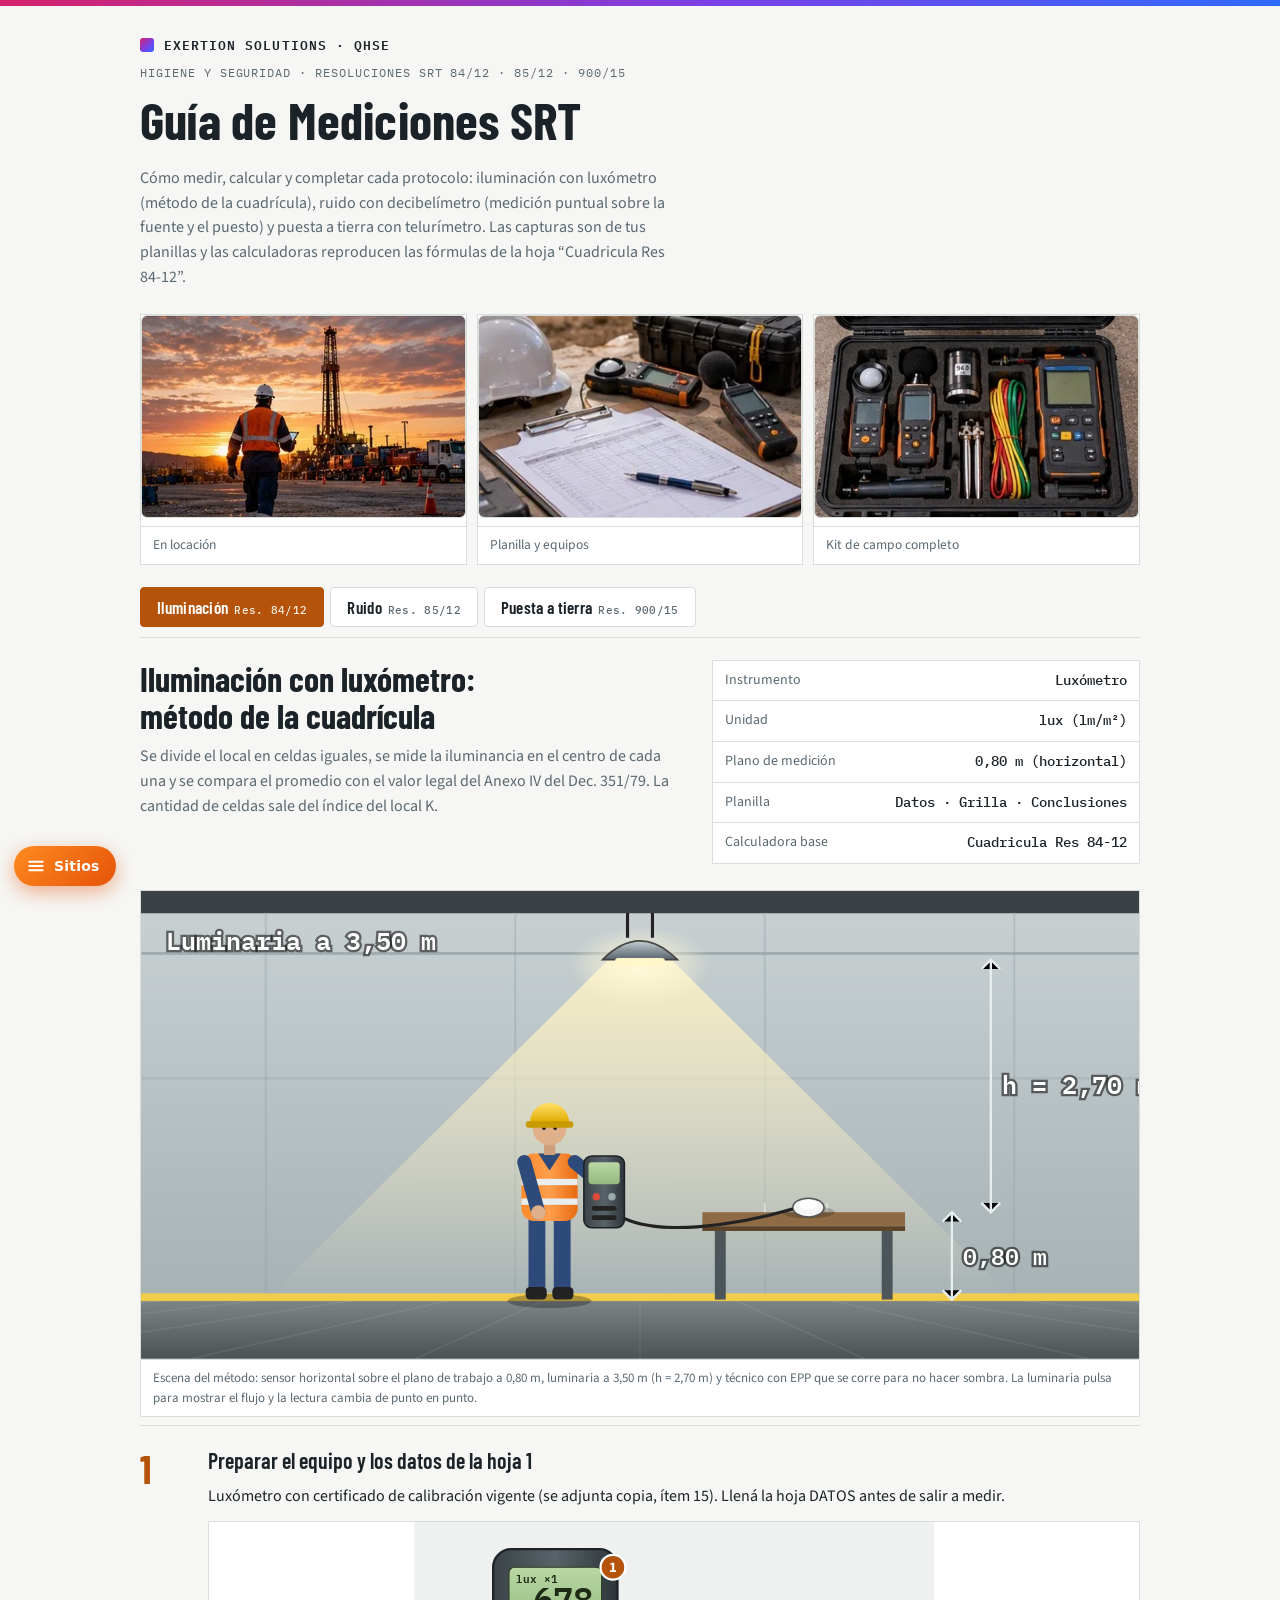
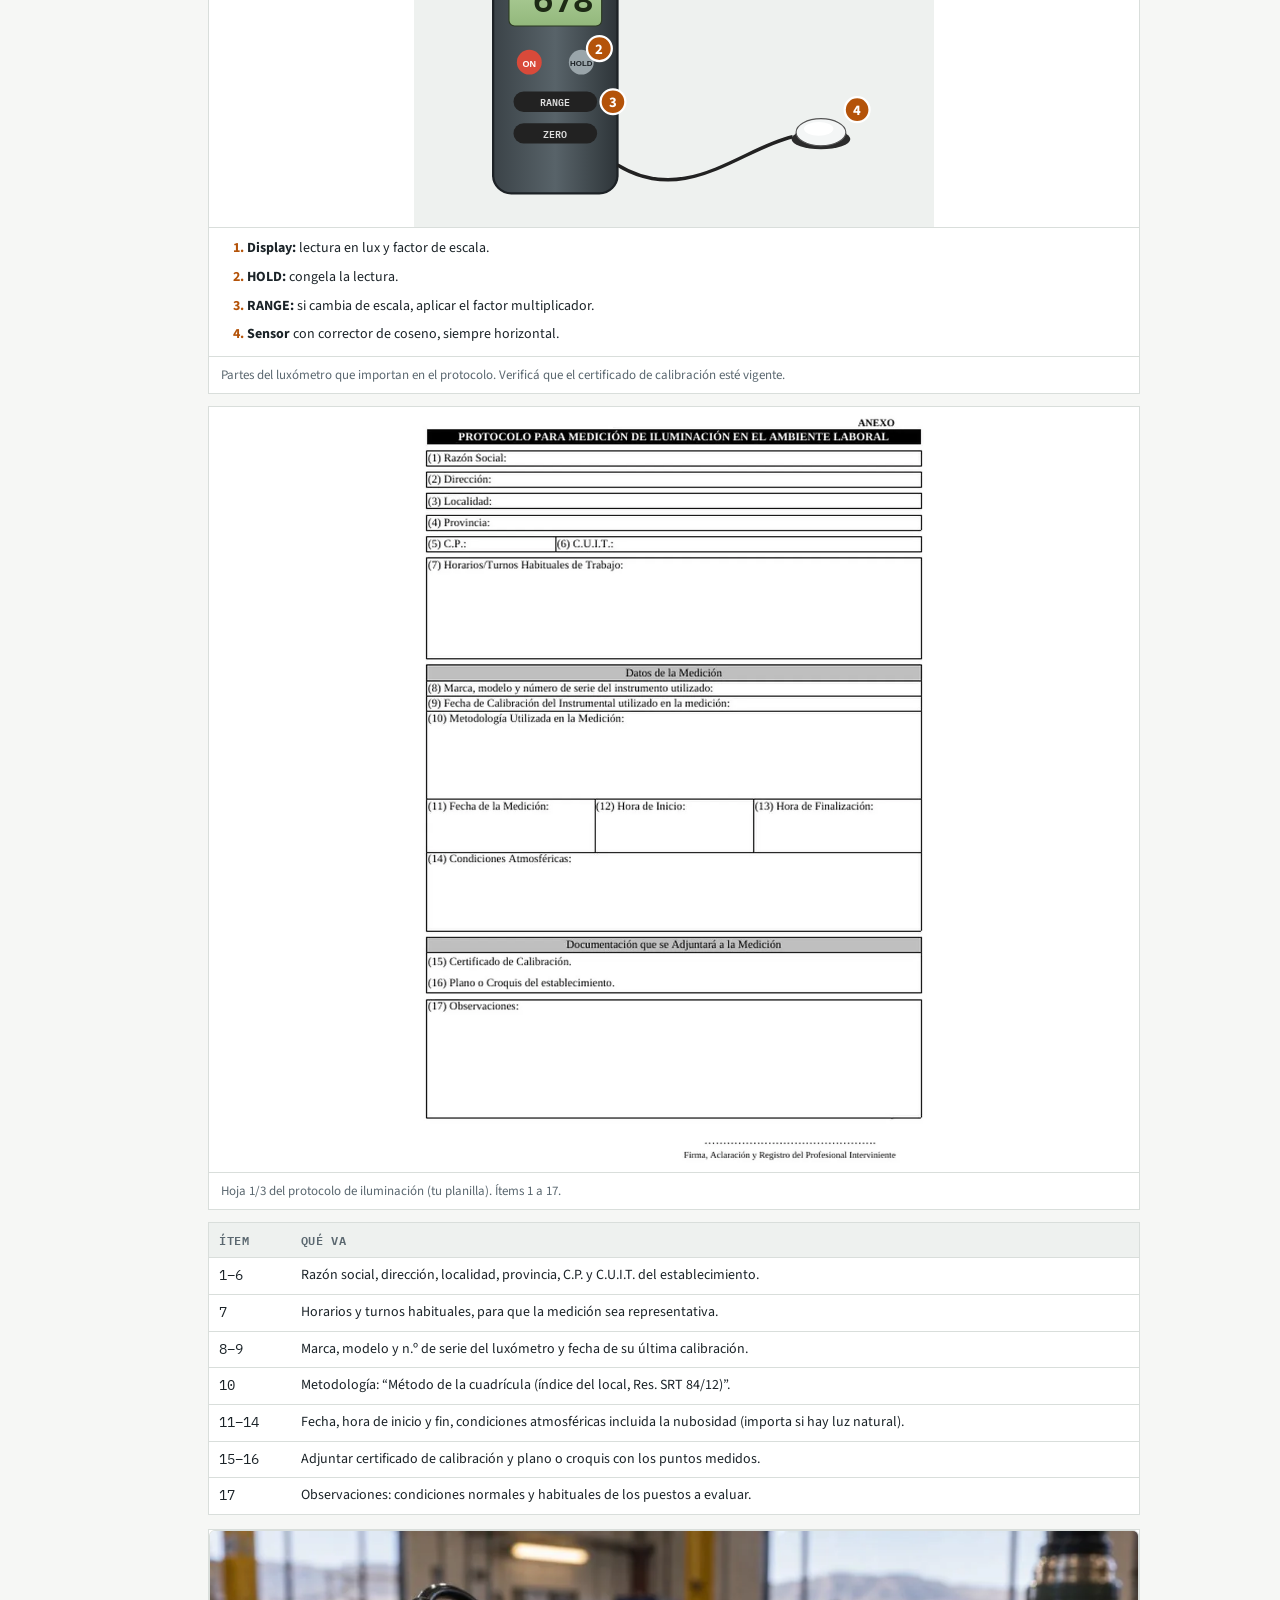
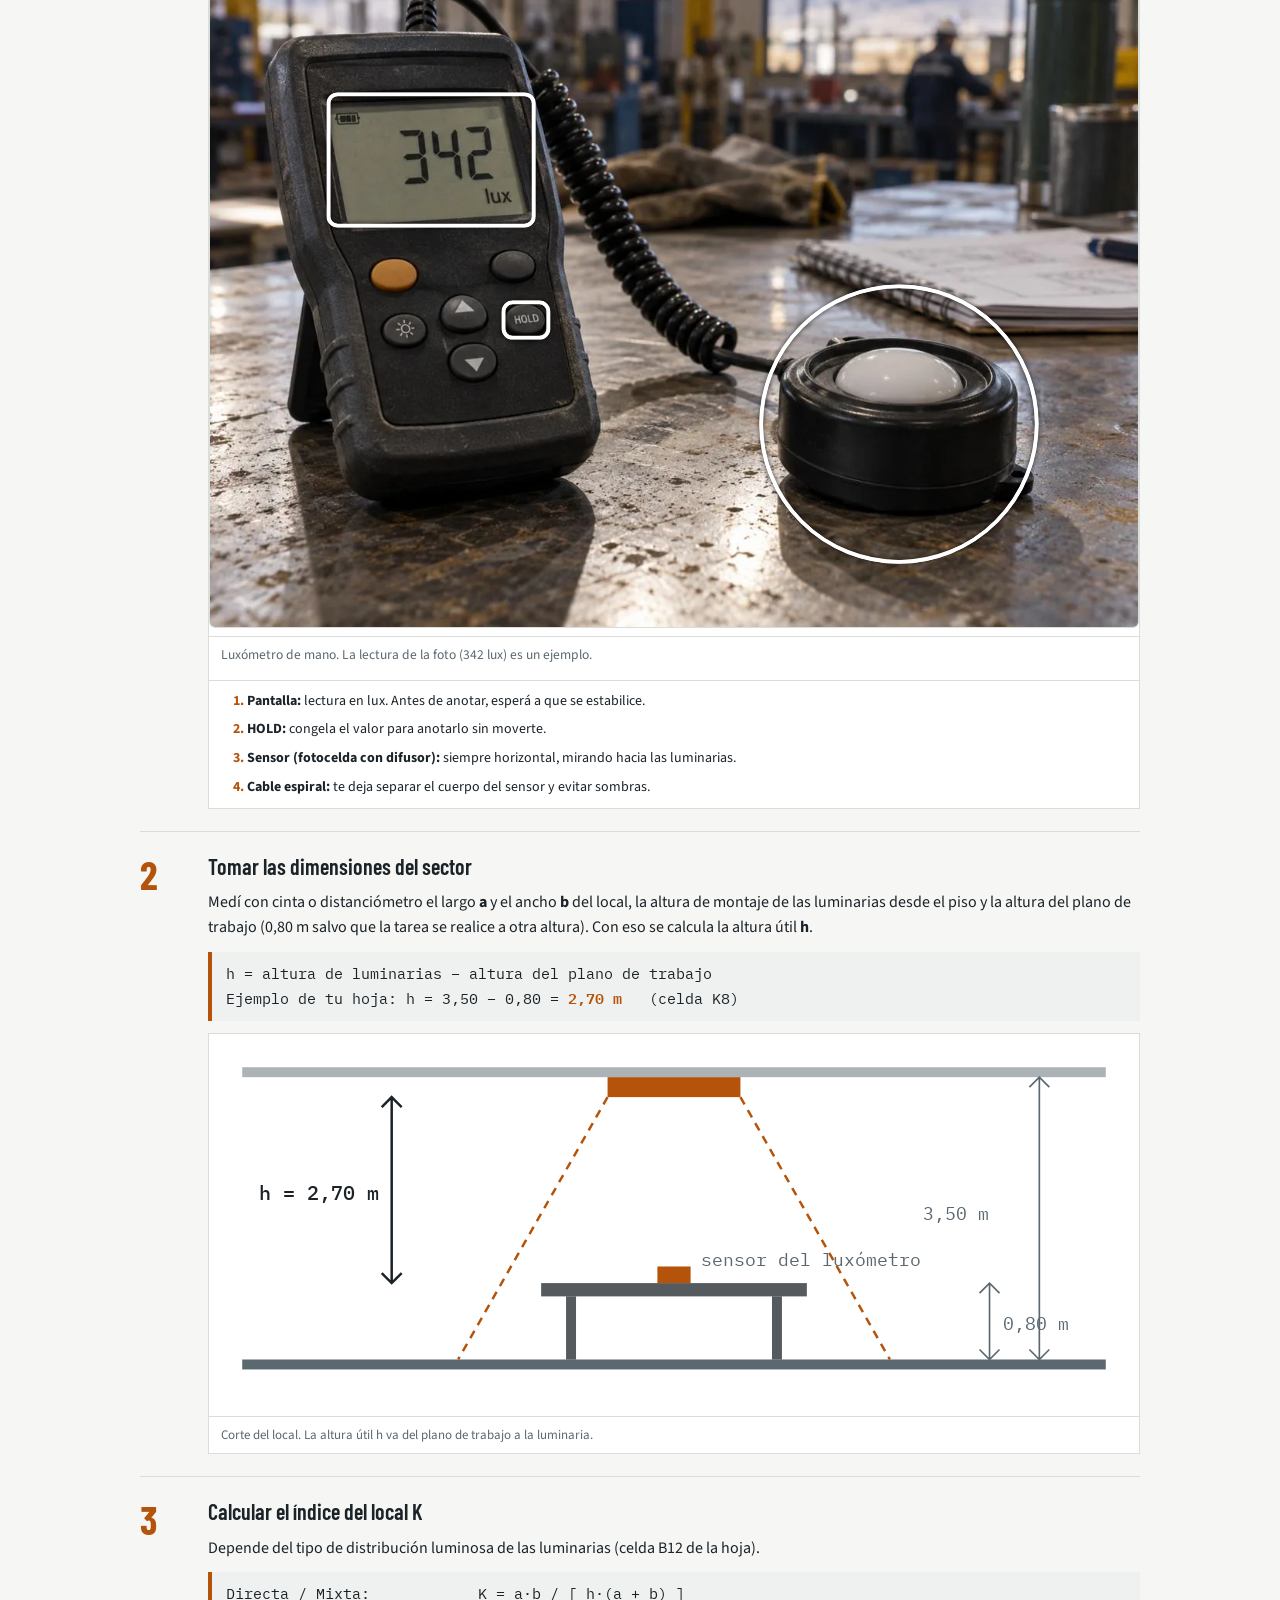
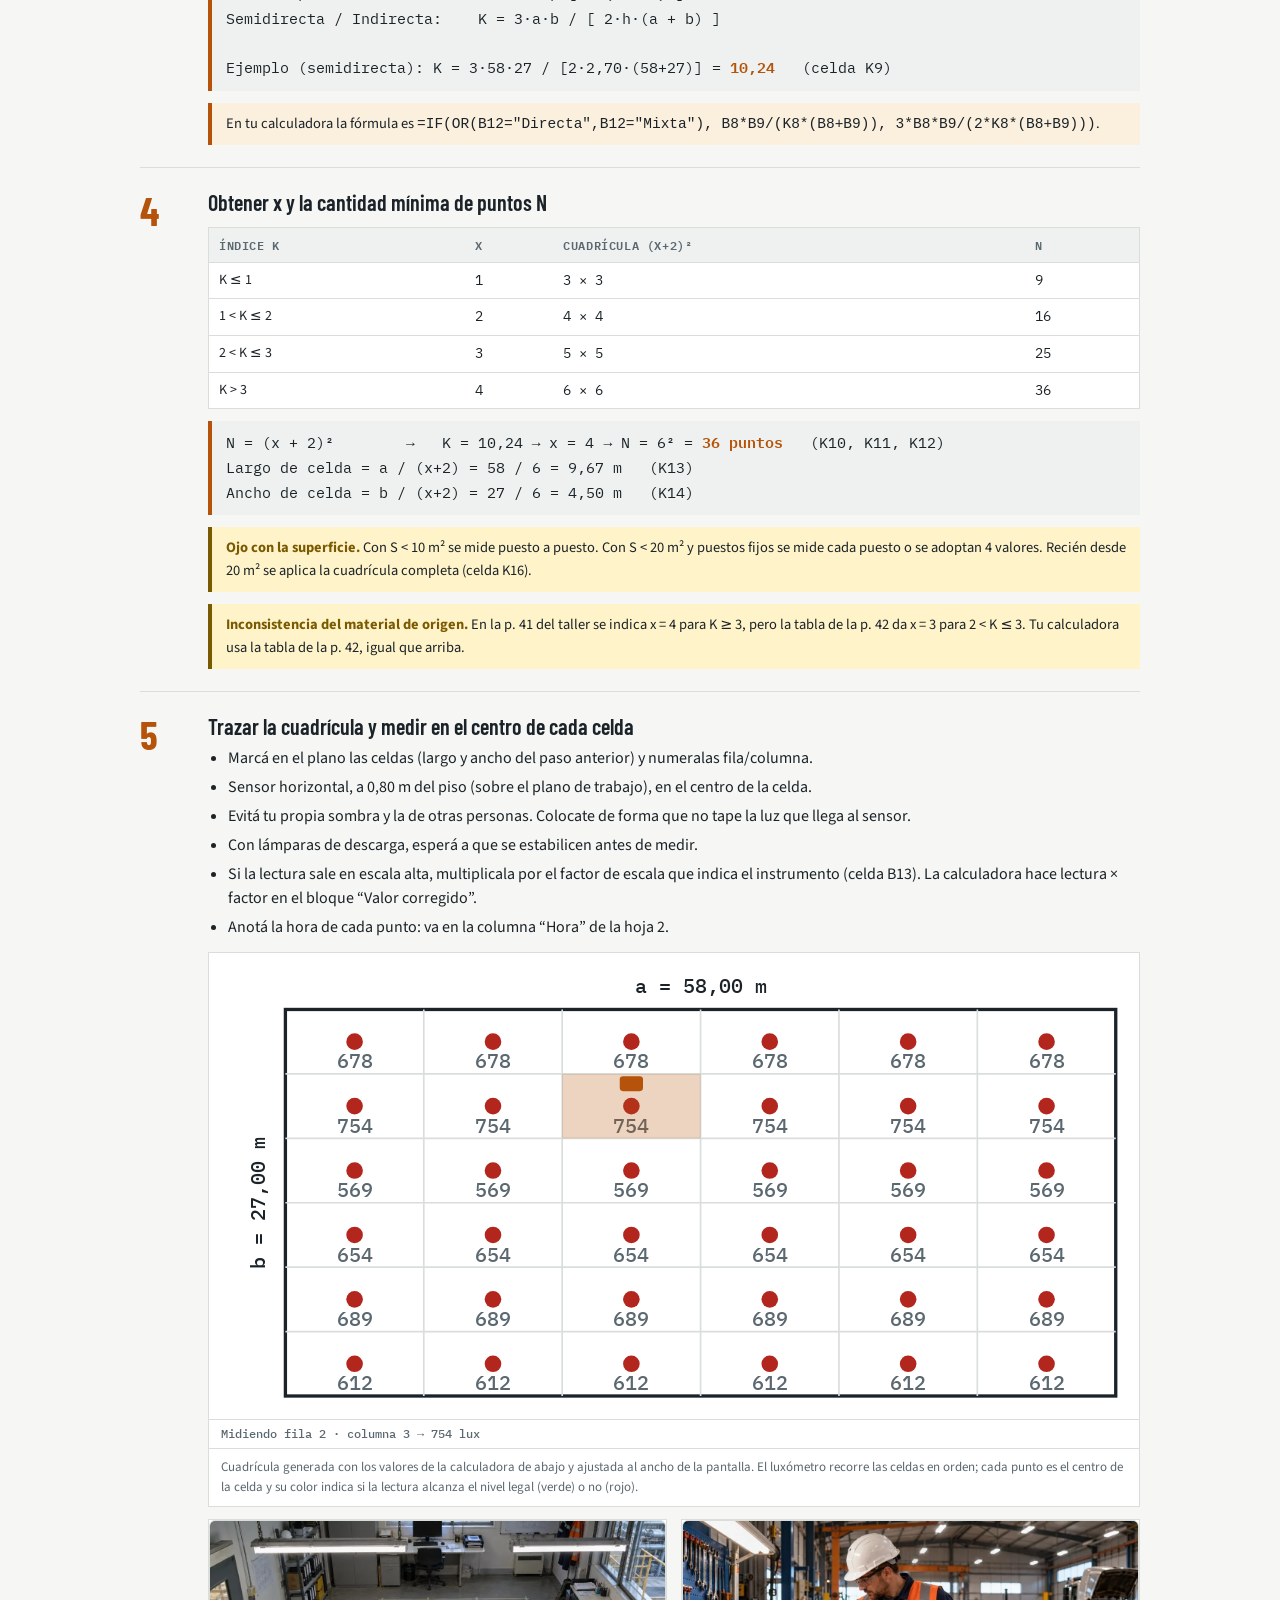
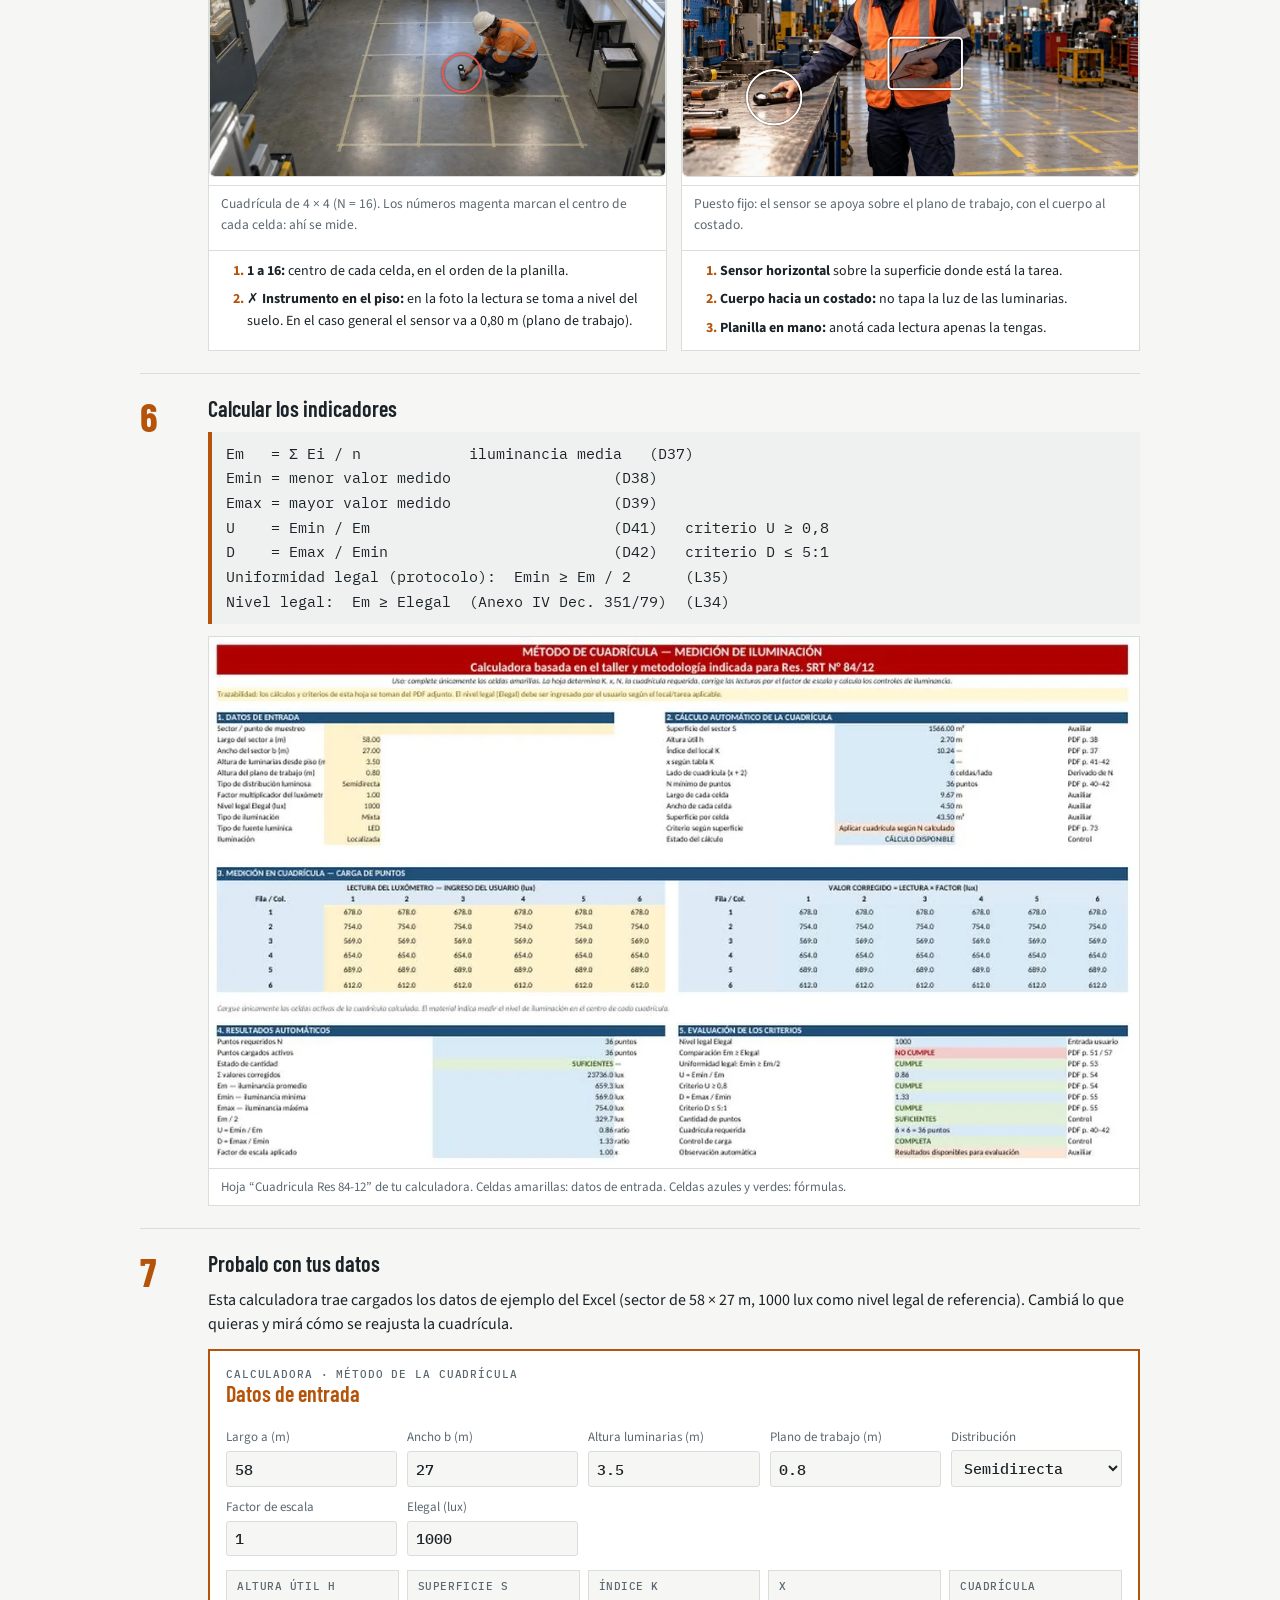
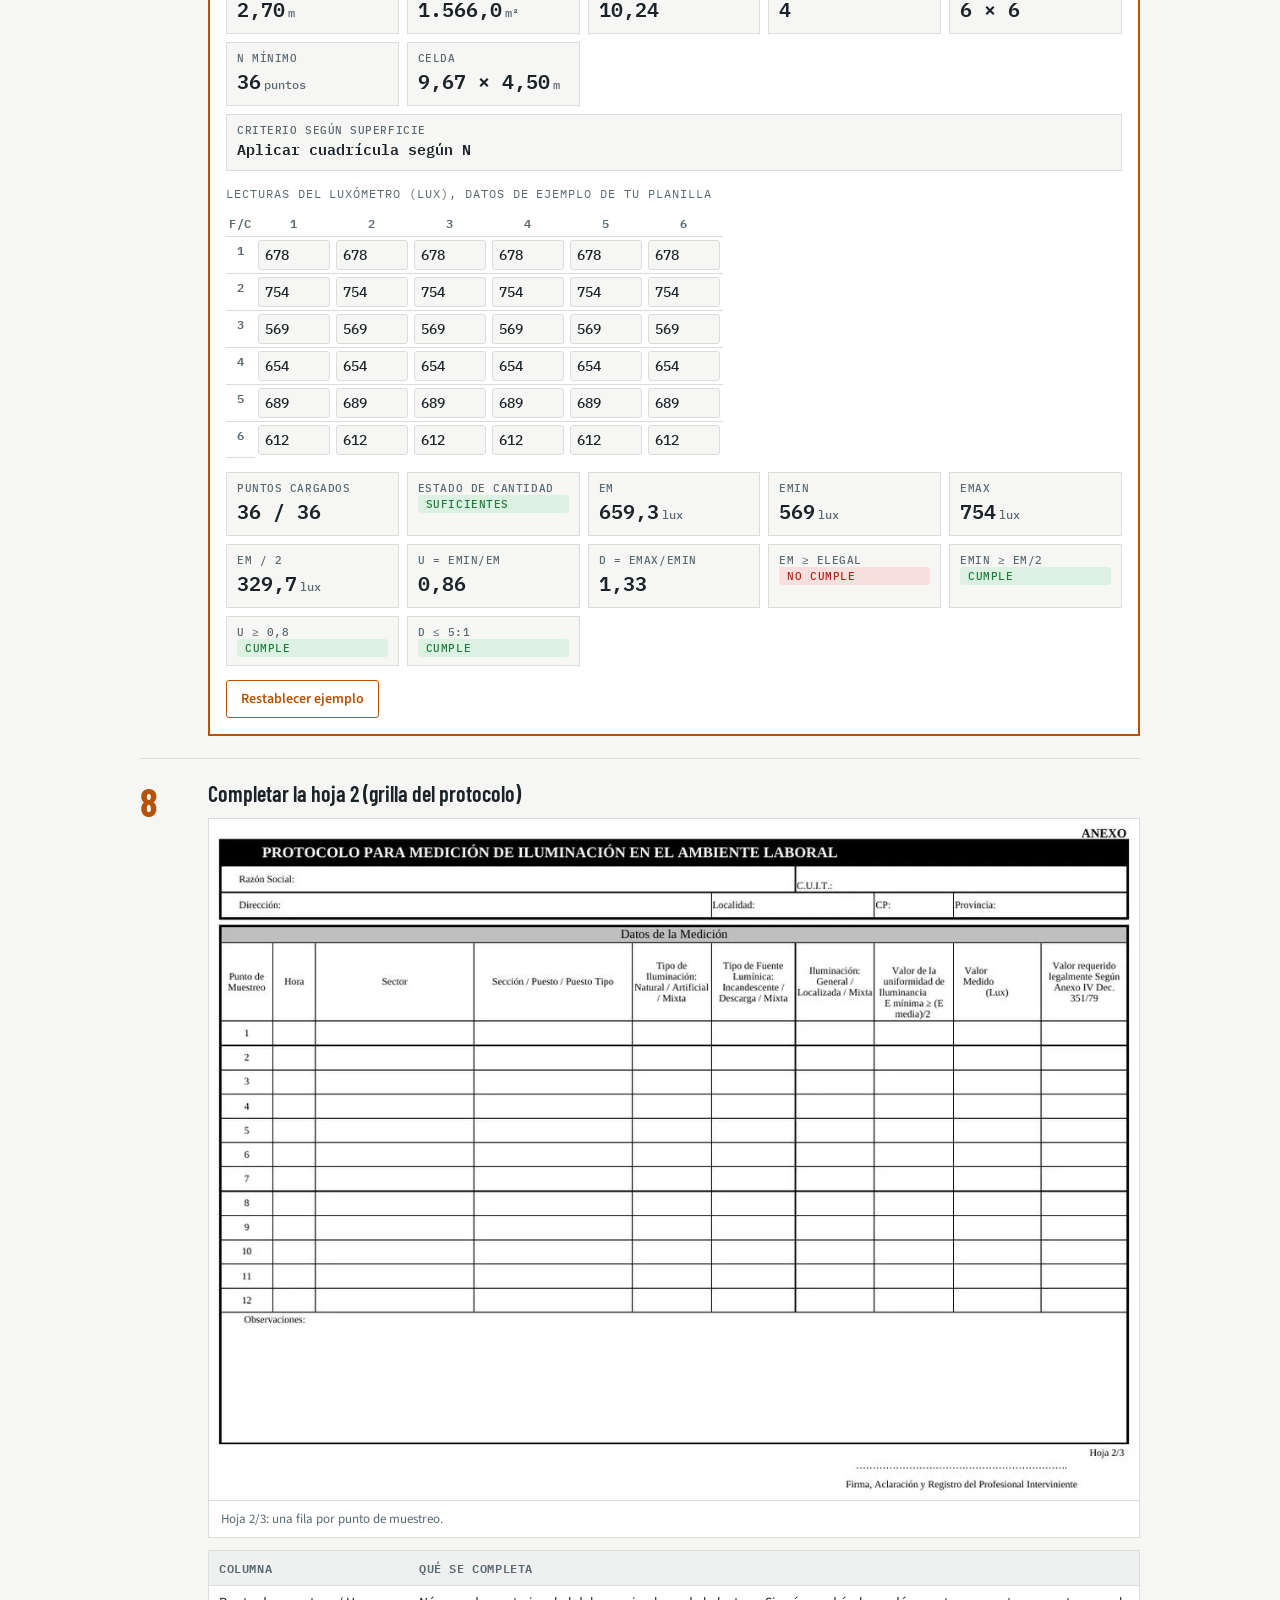
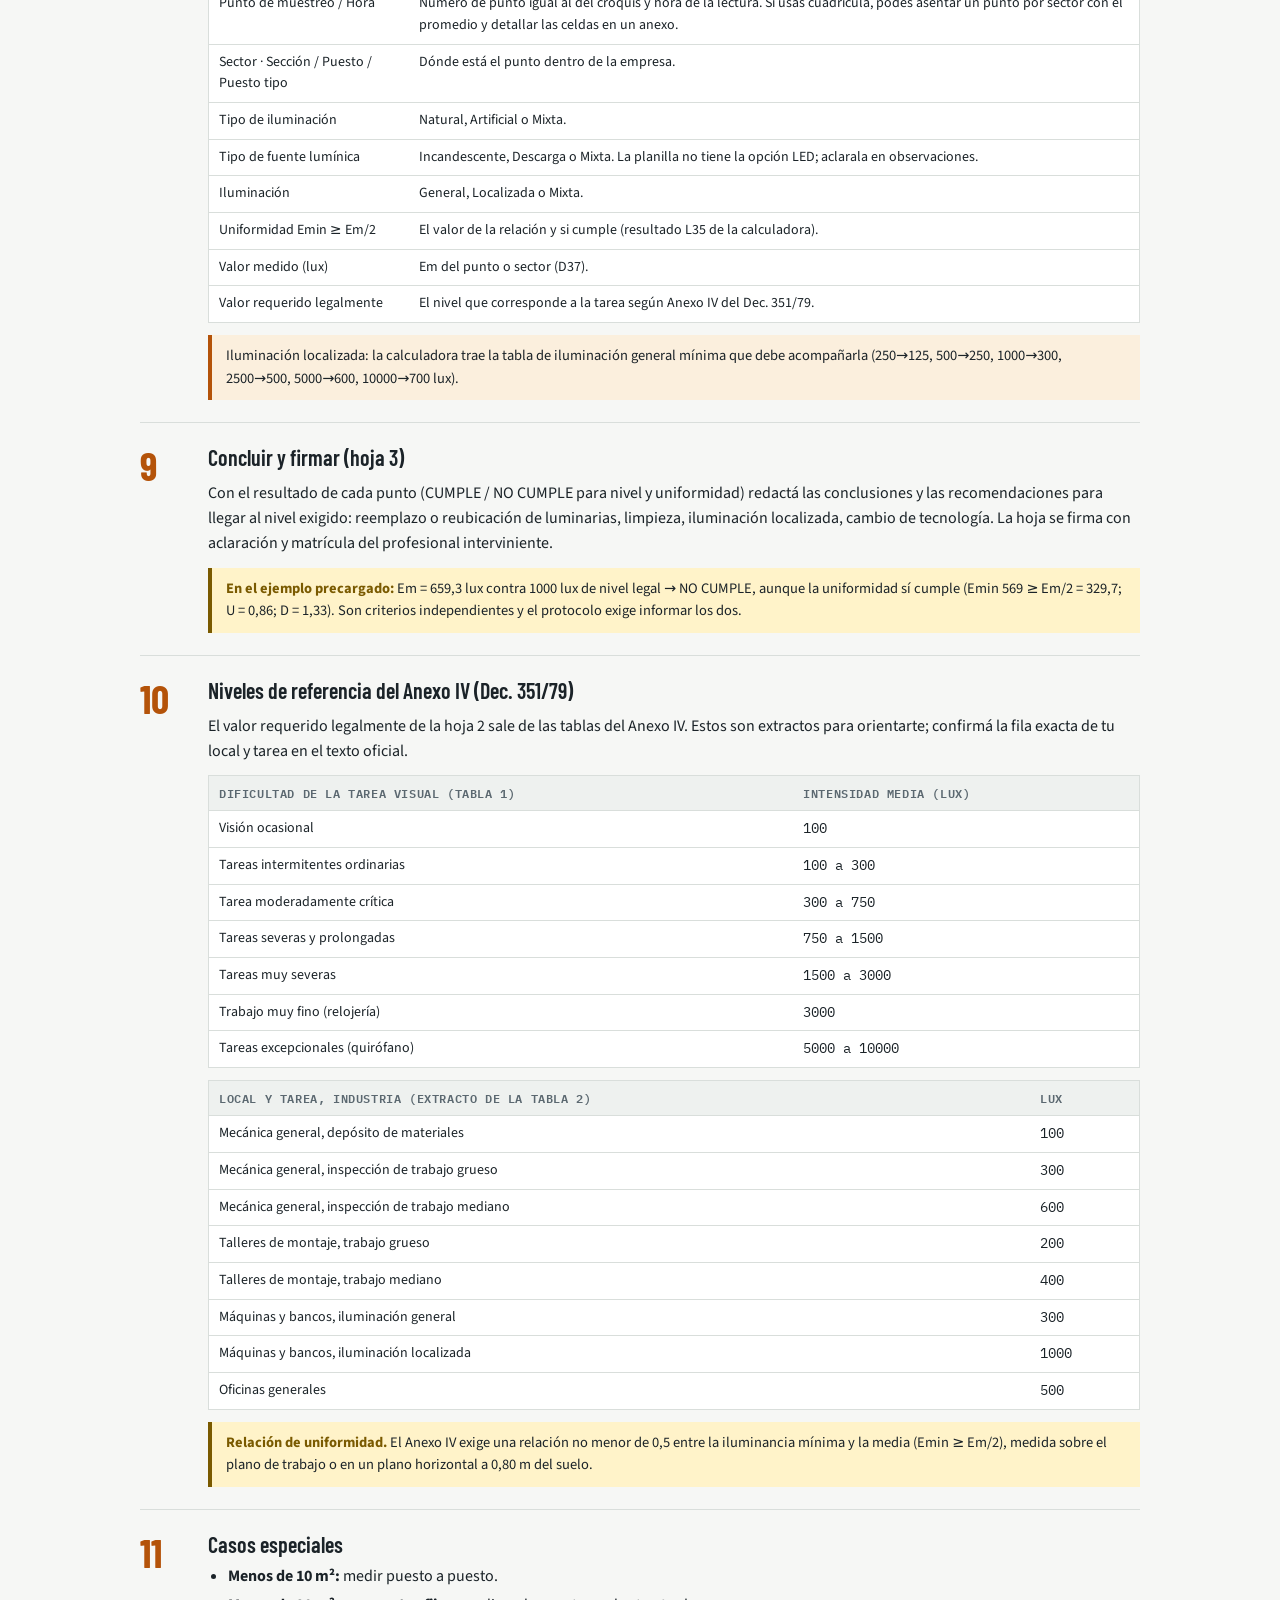
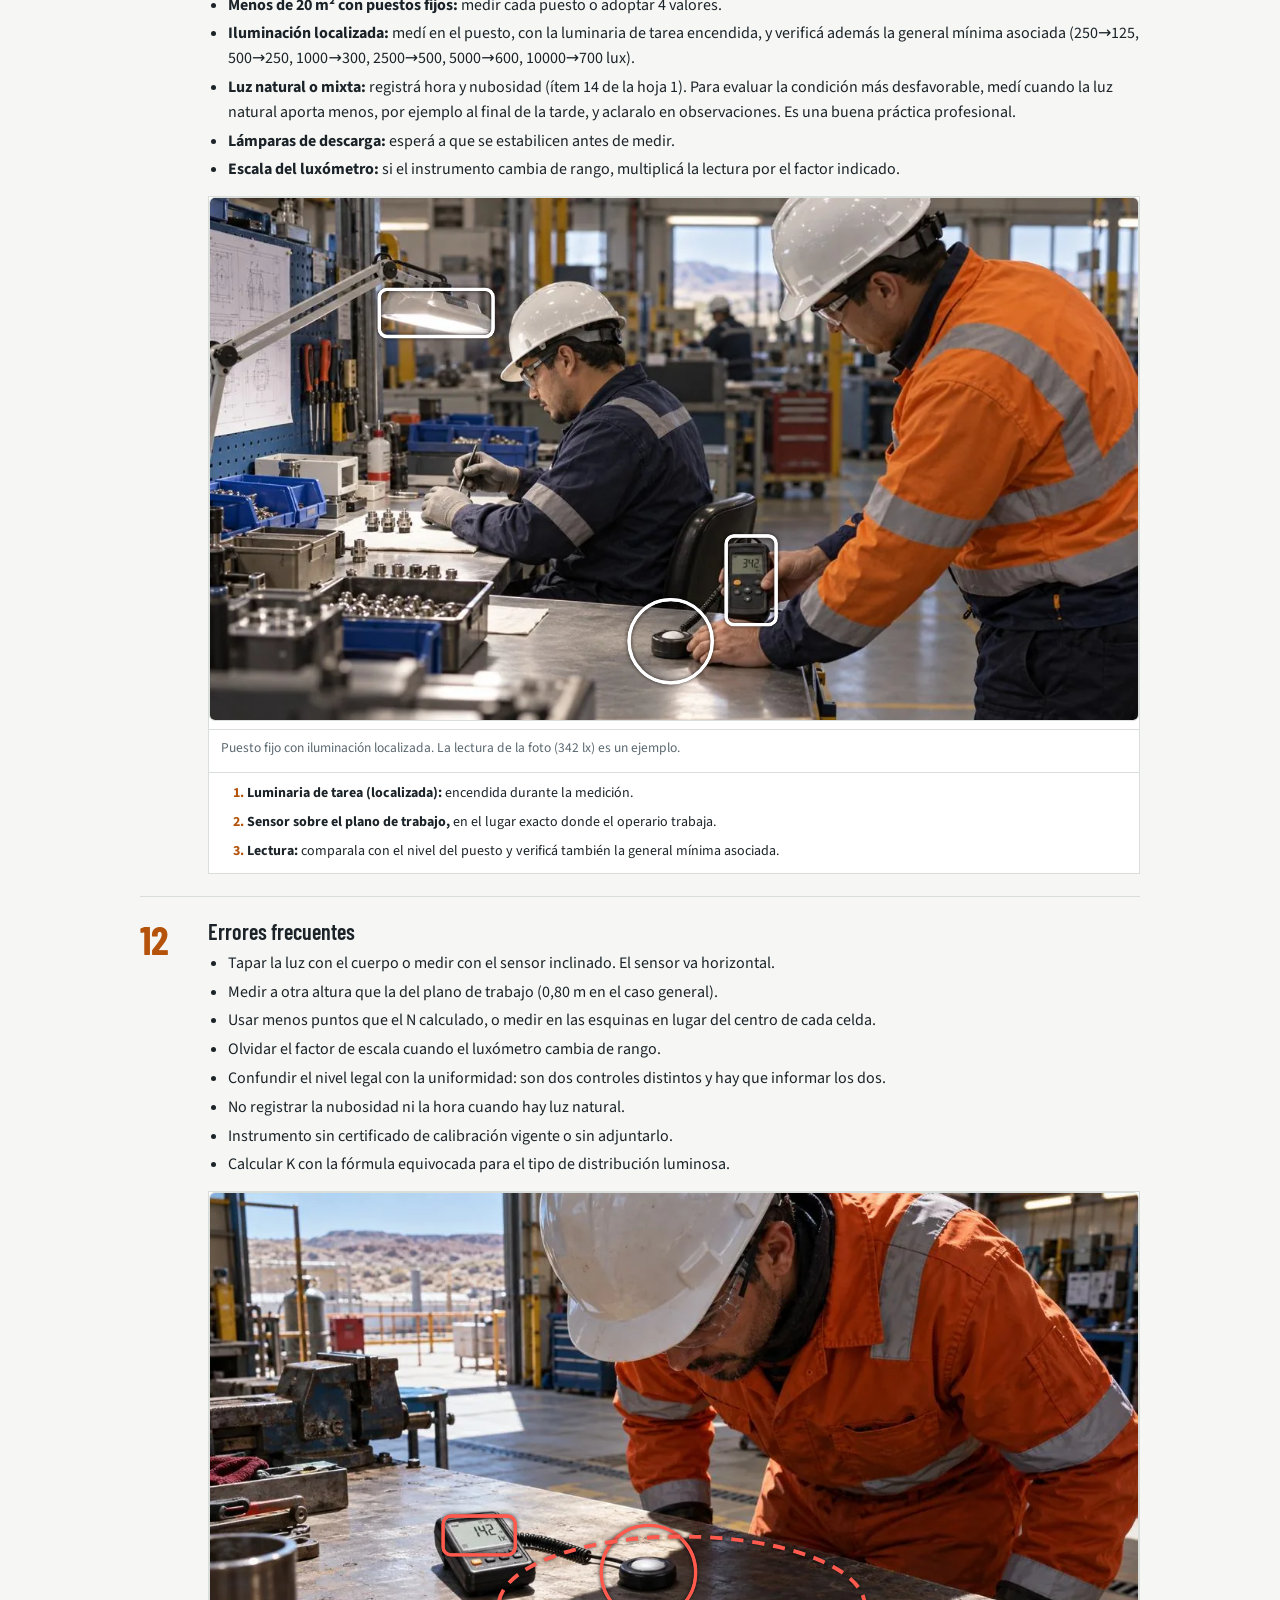
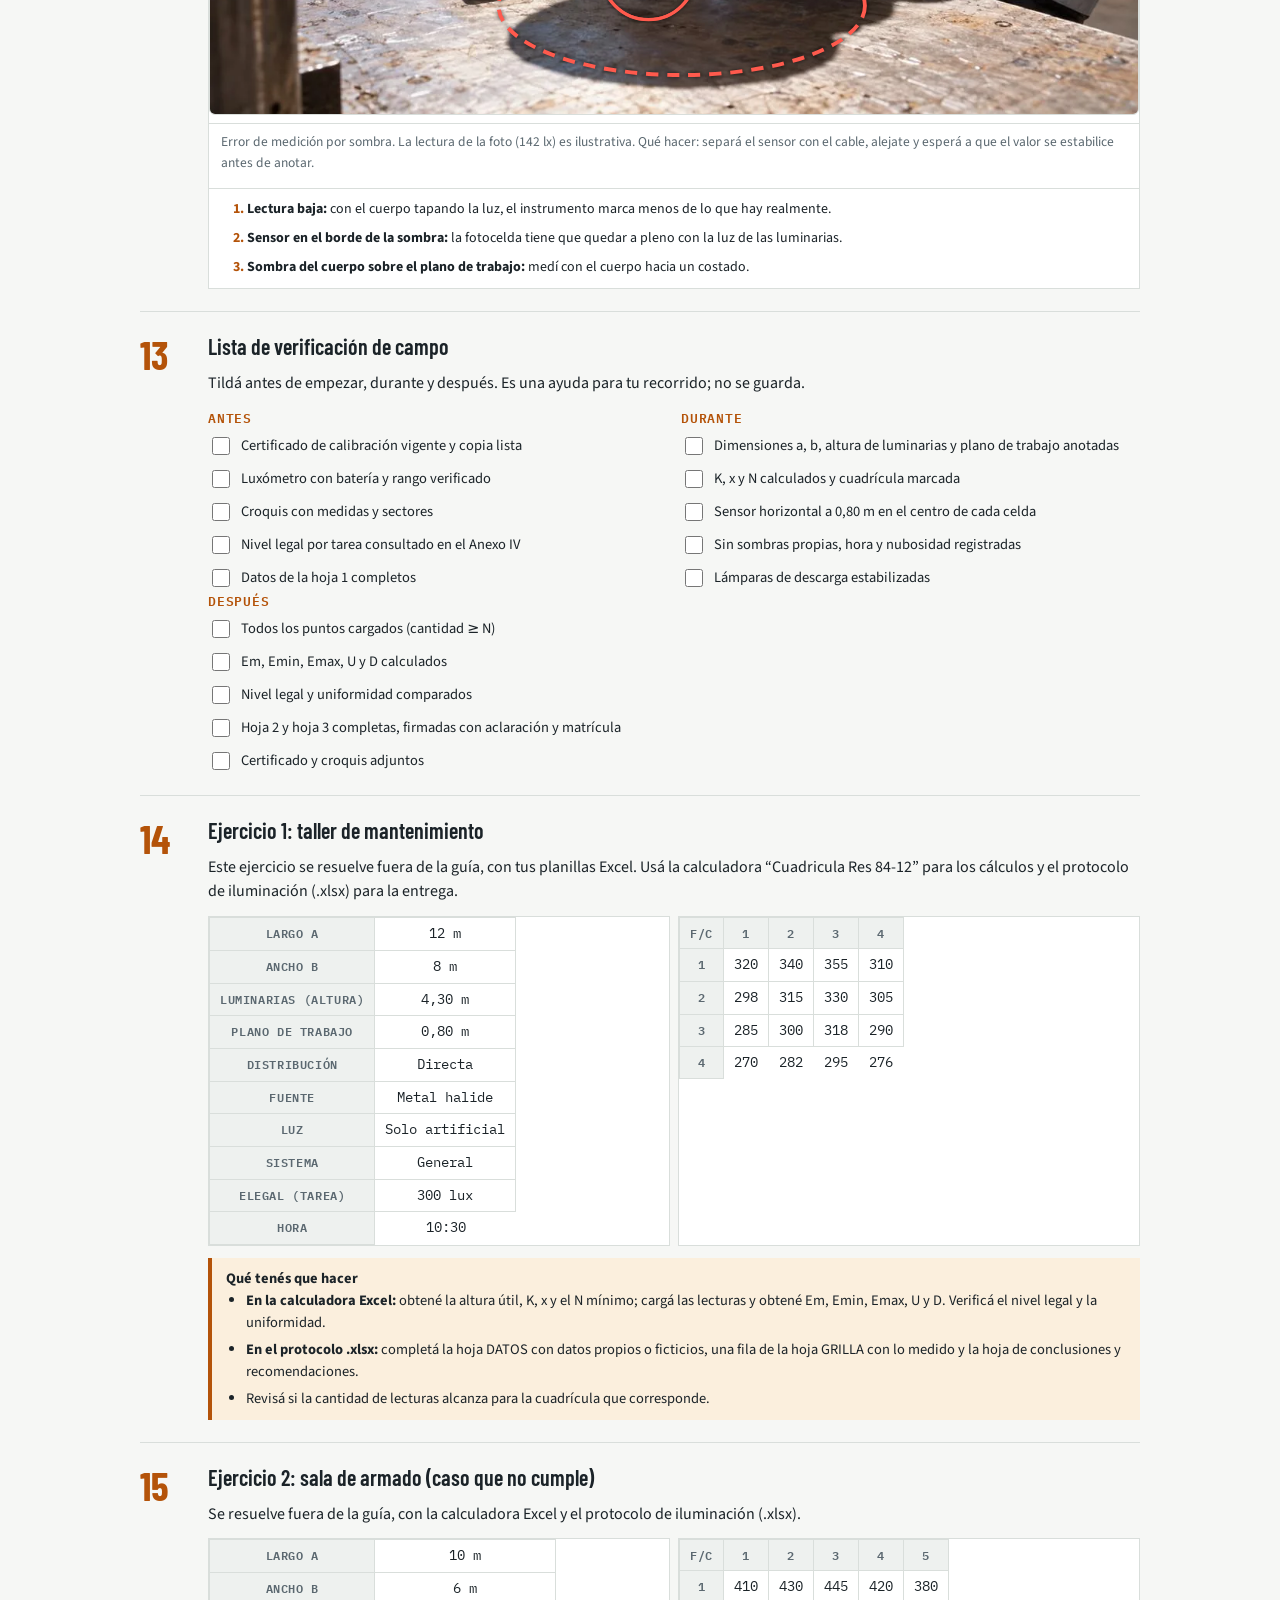
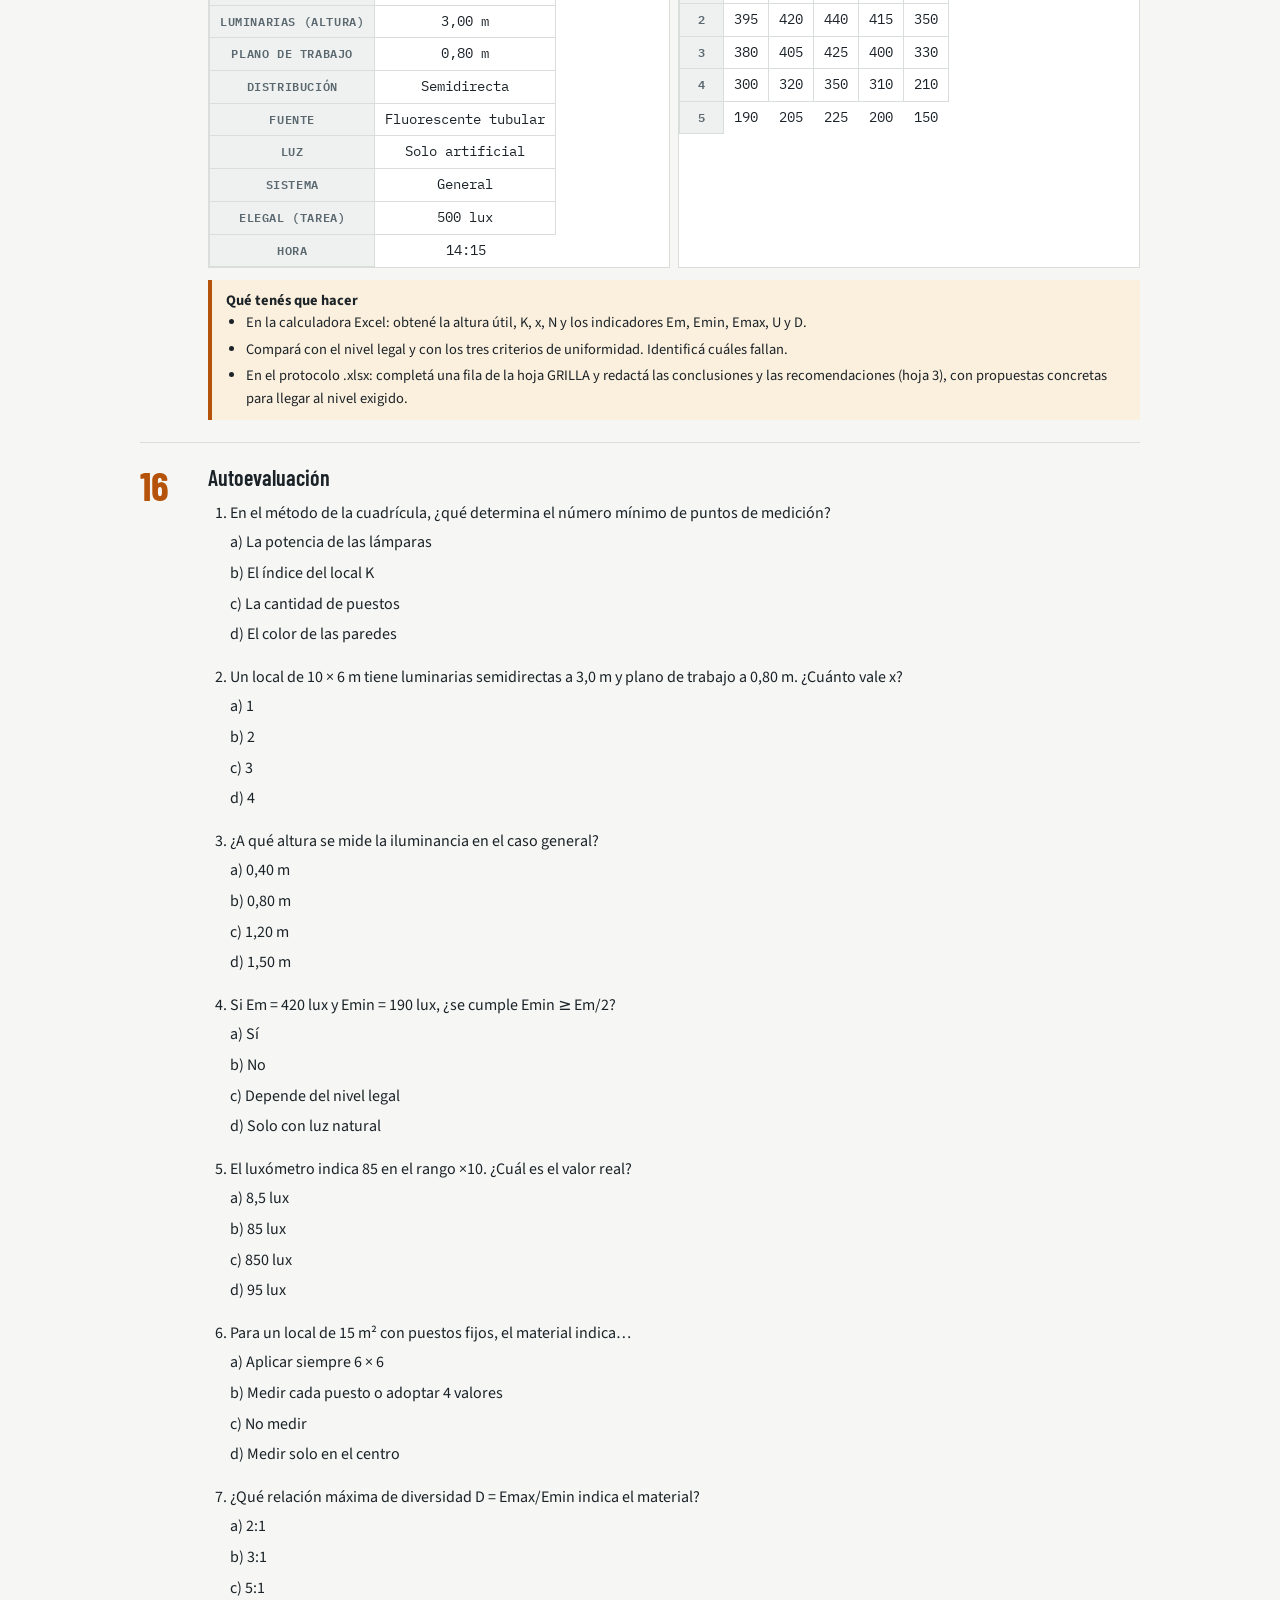
<file: guia-mediciones-srt/index.html>
<!doctype html><html lang="es"><head><meta charset=utf8><meta name=viewport content="width=device-width,initial-scale=1,viewport-fit=cover"><style>:root{color-scheme:light;box-sizing:border-box;padding-top:env(safe-area-inset-top,0px);padding-bottom:env(safe-area-inset-bottom,0px)}html{scroll-padding-top:env(safe-area-inset-top,0px)}body{margin:0;padding:0;font:14px -apple-system,BlinkMacSystemFont,sans-serif;background:#faf9f5;color:#141413}img{max-width:100%}[hidden]:not([hidden=until-found i]){display:none!important}</style><link rel="manifest" href="../manifest.webmanifest"><link rel="icon" href="../assets/icons/favicon.svg" type="image/svg+xml"><link rel="apple-touch-icon" href="../assets/icons/apple-touch-icon.png"><meta name="theme-color" content="#0a1018"><meta name="description" content="Cómo medir y calcular iluminación, ruido y puesta a tierra según las resoluciones SRT."><meta property="og:type" content="website"><meta property="og:locale" content="es_AR"><meta property="og:title" content="Guía de Mediciones SRT"><meta property="og:description" content="Cómo medir y calcular iluminación, ruido y puesta a tierra según las resoluciones SRT."><meta property="og:image" content="https://exertion-solutions.github.io/INDUCCION-SEGURIDAD---ESTUDIANTES-/assets/og.png"><meta name="twitter:card" content="summary_large_image"></head><body>
<title>Guía de Mediciones SRT</title>
<link rel="stylesheet" href="../assets/fonts.css">
<style>
/* Layout: cabecera compacta + pestañas por resolución; cada módulo es una secuencia de pasos con capturas, fórmulas y una calculadora viva. */
:root{
  --paper:#F6F7F5; --card:#FFFFFF; --ink:#1B2328; --muted:#5B6870; --line:#D9DEDB;
  --lux:#B45309; --lux-bg:#FBEFDD;
  --snd:#0B6384; --snd-bg:#DDEFF6;
  --gnd:#3F6B1F; --gnd-bg:#E3F0D8;
  --ok:#1F7A3D; --ok-bg:#DDF1E3; --bad:#B3261E; --bad-bg:#F9E0DD; --warn-bg:#FFF3C9; --warn:#7A5A00;
  --code:#EEF1EF;
  --f-d:'Barlow Condensed','Arial Narrow',sans-serif; --f-b:'Source Sans 3',system-ui,sans-serif; --f-m:'IBM Plex Mono',ui-monospace,monospace;
  --acc:var(--lux); --acc-bg:var(--lux-bg);
}
@media (prefers-color-scheme:dark){:root:not([data-theme="light"]){
  --paper:#12181B; --card:#1A2226; --ink:#E6ECEA; --muted:#9AA9B0; --line:#2F3C42;
  --lux:#F0A64B; --lux-bg:#3A2A14; --snd:#5CC0E6; --snd-bg:#112D3A; --gnd:#9BD176; --gnd-bg:#1E3014;
  --ok:#6FD392; --ok-bg:#16301F; --bad:#FF8A80; --bad-bg:#3B1B18; --warn-bg:#3A3112; --warn:#F2D36B; --code:#222C31; color-scheme:dark}}
:root[data-theme="dark"]{
  --paper:#12181B; --card:#1A2226; --ink:#E6ECEA; --muted:#9AA9B0; --line:#2F3C42;
  --lux:#F0A64B; --lux-bg:#3A2A14; --snd:#5CC0E6; --snd-bg:#112D3A; --gnd:#9BD176; --gnd-bg:#1E3014;
  --ok:#6FD392; --ok-bg:#16301F; --bad:#FF8A80; --bad-bg:#3B1B18; --warn-bg:#3A3112; --warn:#F2D36B; --code:#222C31; color-scheme:dark}
*{box-sizing:border-box}
body{background:var(--paper);color:var(--ink);font-family:var(--f-b);font-size:16px;line-height:1.55;padding-inline:16px}
.wrap{max-width:1000px;margin-inline:auto;padding-block:20px 56px}
h1,h2,h3{font-family:var(--f-d);font-weight:700;line-height:1.1;text-wrap:balance;margin:0}
h1{font-size:clamp(34px,6vw,52px);letter-spacing:.2px}
h2{font-size:clamp(26px,4vw,34px)} h3{font-size:22px;font-weight:600}
p{margin:0}
.lead{color:var(--muted);max-width:68ch;margin-top:10px}
.eyebrow{font-family:var(--f-m);font-size:12px;letter-spacing:.08em;text-transform:uppercase;color:var(--muted)}
header.top{display:grid;gap:8px;padding-block:8px 18px}
.tabs{display:flex;gap:6px;flex-wrap:wrap;position:sticky;top:env(safe-area-inset-top,0px);background:var(--paper);padding-block:10px;z-index:5;border-bottom:1px solid var(--line)}
.tab{font:600 17px var(--f-d);letter-spacing:.3px;padding:9px 16px;border:1.5px solid var(--line);background:var(--card);color:var(--ink);cursor:pointer;border-radius:4px}
.tab small{font:500 11px var(--f-m);color:var(--muted);margin-left:6px}
.tab[aria-selected="true"]{background:var(--acc);border-color:var(--acc);color:#fff}
.tab[aria-selected="true"] small{color:#fff;opacity:.9}
.tab:focus-visible,button:focus-visible,input:focus-visible,select:focus-visible{outline:3px solid var(--acc);outline-offset:2px}
section.mod{display:none;padding-top:22px}
section.mod.on{display:block}
#ilum{--acc:var(--lux);--acc-bg:var(--lux-bg)} #ruido{--acc:var(--snd);--acc-bg:var(--snd-bg)} #pat{--acc:var(--gnd);--acc-bg:var(--gnd-bg)}
.hero{display:grid;gap:16px;grid-template-columns:1.3fr 1fr;align-items:start;margin-bottom:26px}
.facts{display:grid;gap:0;border:1px solid var(--line);background:var(--card)}
.facts div{display:flex;justify-content:space-between;gap:12px;padding:9px 12px;border-bottom:1px solid var(--line);font-size:14px}
.facts div:last-child{border:0} .facts b{font-family:var(--f-m);font-weight:500;text-align:right;min-width:0}
.facts span{color:var(--muted)}
.step{display:grid;grid-template-columns:54px minmax(0,1fr);gap:14px;padding-block:22px;border-top:1px solid var(--line)}
.num{font:700 40px/1 var(--f-d);color:var(--acc)}
.step>div{min-width:0}
.step h3{margin-bottom:8px}
.step>div>*+*{margin-top:12px}
.step ul{margin:0;padding-left:20px} .step li+li{margin-top:4px}
.fx{font-family:var(--f-m);font-size:14.5px;background:var(--code);border-left:4px solid var(--acc);padding:10px 14px;overflow-x:auto;white-space:pre;line-height:1.7}
.fx b{color:var(--acc);font-weight:600}
.note,.warn{padding:10px 14px;font-size:14.5px;border-left:4px solid var(--acc);background:var(--acc-bg)}
.warn{border-color:var(--warn);background:var(--warn-bg);color:var(--ink)}
.warn b{color:var(--warn)}
figure{margin:0;border:1px solid var(--line);background:var(--card)}
figure img,figure svg{display:block;width:100%;height:auto}
figure img[alt^="Hoja 1"]{max-width:520px;margin-inline:auto}
figcaption{font-size:13px;color:var(--muted);padding:8px 12px;border-top:1px solid var(--line)}
figure .scroll{overflow-x:auto}
figure svg{max-width:100%}
.tbl{overflow-x:auto;border:1px solid var(--line);background:var(--card)}
table{border-collapse:collapse;width:100%;font-size:14px}
th,td{text-align:left;padding:7px 10px;border-bottom:1px solid var(--line);vertical-align:top}
th{font:600 12px var(--f-m);letter-spacing:.05em;text-transform:uppercase;color:var(--muted);background:var(--code);white-space:nowrap}
td.m,th.m{font-family:var(--f-m);white-space:nowrap}
tbody tr:last-child td{border:0}
.pill{display:inline-block;font:600 12px var(--f-m);padding:2px 8px;border-radius:3px;white-space:nowrap}
.pill.ok{background:var(--ok-bg);color:var(--ok)} .pill.bad{background:var(--bad-bg);color:var(--bad)} .pill.na{background:var(--code);color:var(--muted)}
.calc{border:2px solid var(--acc);background:var(--card);padding:16px;display:grid;grid-template-columns:minmax(0,1fr);gap:14px}
.calc h3{color:var(--acc)}
.calc .tag{font:500 11px var(--f-m);text-transform:uppercase;letter-spacing:.08em;color:var(--muted)}
.inputs{display:grid;grid-template-columns:repeat(auto-fit,minmax(150px,1fr));gap:10px}
label{display:grid;gap:3px;font-size:13px;color:var(--muted)}
input,select{font:500 15px var(--f-m);padding:7px 8px;border:1.5px solid var(--line);background:var(--paper);color:var(--ink);border-radius:3px;width:100%;min-width:0}
.out{display:grid;grid-template-columns:repeat(auto-fit,minmax(170px,1fr));gap:8px}
.kv{border:1px solid var(--line);padding:8px 10px;background:var(--paper)}
.kv span{display:block;font:500 11px var(--f-m);text-transform:uppercase;letter-spacing:.05em;color:var(--muted)}
.kv b{font:600 20px var(--f-m)}
.kv b small{font-size:12px;color:var(--muted);font-weight:500;margin-left:3px}
.rd{overflow-x:auto}
.rd table{width:auto} .rd td,.rd th{padding:3px}
.rd input{width:72px;padding:5px 6px;font-size:13.5px}
.rd th{background:transparent;text-align:center}
button.btn{font:600 14px var(--f-b);padding:8px 14px;background:var(--acc);color:#fff;border:0;border-radius:3px;cursor:pointer}
button.ghost{background:transparent;color:var(--acc);border:1.5px solid var(--acc)}
.row2{display:grid;grid-template-columns:repeat(2,minmax(0,1fr));gap:14px}
.src{font-size:12.5px;color:var(--muted);margin-top:34px;border-top:1px solid var(--line);padding-top:12px}
.svgtxt{font:500 12px var(--f-m);fill:var(--ink)} .svgmut{font:400 11px var(--f-m);fill:var(--muted)}

.danger{padding:12px 16px;border:2px solid var(--bad);background:var(--bad-bg);font-size:15px;margin-bottom:22px}
.danger b{color:var(--bad)}
.scene{margin-bottom:8px}
.scene svg{background:linear-gradient(var(--card),var(--card))}
.flick{opacity:0;animation:flick 3s steps(1) infinite}
@keyframes flick{0%{opacity:1}33.3%{opacity:0}100%{opacity:0}}
.flow{stroke-dasharray:8 7;animation:flow 1s linear infinite}
@keyframes flow{to{stroke-dashoffset:-30}}
.breathe{animation:breathe 2.6s ease-in-out infinite}
@keyframes breathe{0%,100%{opacity:.10}50%{opacity:.32}}
.live{font:500 12px var(--f-m);color:var(--muted);padding:6px 12px;border-top:1px solid var(--line)}
@media(prefers-reduced-motion:reduce){.flick{animation:none;opacity:1}.flick~.flick{display:none}.flow,.breathe{animation:none}}

.inst svg{max-width:520px;margin-inline:auto}
.leg{margin:0;padding:10px 14px 10px 38px;font-size:14px;display:grid;gap:3px;border-top:1px solid var(--line)}
.leg li::marker{font-weight:700;color:var(--acc)}

.ex h4{font:700 15px var(--f-b);margin:4px 0 -4px;color:var(--ink)}
.ex .inputs{grid-template-columns:repeat(auto-fit,minmax(170px,1fr))}
.ex input.okf,.ex select.okf{border-color:var(--ok);background:var(--ok-bg)}
.ex input.badf,.ex select.badf{border-color:var(--bad);background:var(--bad-bg)}
.ex label .mk{font:700 12px var(--f-m);margin-left:6px}
.ex label .mk.ok{color:var(--ok)} .ex label .mk.bad{color:var(--bad)}
.exdata{display:grid;grid-template-columns:repeat(auto-fit,minmax(200px,1fr));gap:8px}
.exdata table{width:auto;font-family:var(--f-m);font-size:14px}
.exdata td,.exdata th{padding:5px 10px;text-align:center;border:1px solid var(--line)}
.sol{padding:12px 14px;border:1px dashed var(--acc);background:var(--acc-bg);font-size:14.5px}
.sol .fx{background:var(--card)}

.chk{list-style:none;padding:0!important;display:grid;gap:6px}
.chk label{display:flex;gap:8px;align-items:flex-start;color:var(--ink);font-size:14.5px;cursor:pointer}
.chk input{width:18px;height:18px;margin-top:2px;flex:none;accent-color:var(--acc)}
h4.ch{font:700 13px var(--f-m);letter-spacing:.06em;text-transform:uppercase;color:var(--acc);margin:0 0 6px}
.quiz{padding-left:22px!important;display:grid;gap:14px}
.quiz .opts{list-style:none;padding-left:0!important;display:grid;gap:2px;margin-top:4px;color:var(--ink)}
.brandbar{height:6px;background:linear-gradient(90deg,#D6226C,#7B3FE4 55%,#2F6BFF);margin-inline:-16px}
.brand{display:flex;gap:10px;align-items:center;font:700 13px var(--f-m);letter-spacing:.08em;text-transform:uppercase}
.brand i{display:inline-block;width:14px;height:14px;border-radius:3px;background:linear-gradient(135deg,#D6226C,#7B3FE4 55%,#2F6BFF)}

.phpair{display:grid;grid-template-columns:repeat(auto-fit,minmax(min(100%,400px),1fr));gap:14px;margin-top:14px}
figure.ph{margin:14px 0 0;min-width:0}
.phpair figure.ph{margin:0}
.phw{position:relative;overflow:hidden;border-radius:6px;border:1px solid var(--line);background:#000;line-height:0}
.kb{transform-origin:55% 50%;animation:kb 20s ease-in-out infinite alternate}
.kb img{display:block;width:100%;height:auto}
.kb svg{position:absolute;inset:0;width:100%;height:100%}
@keyframes kb{from{transform:scale(1)}to{transform:scale(1.07)}}
.ph .b circle.f{fill:#D6226C;stroke:#fff;stroke-width:5}
.ph .b text{font:700 52px var(--f-m);fill:#fff;text-anchor:middle;dominant-baseline:central}
.ph .b.x circle.f{fill:#C21E1E}
.ph .ring{fill:none;stroke:#fff;stroke-width:6;filter:drop-shadow(0 0 4px rgba(0,0,0,.75))}
.ph .ring.x{stroke:#FF5A4D}
.ph .pulse{fill:none;stroke:#fff;stroke-width:5;transform-box:fill-box;transform-origin:center;animation:pls 2.4s ease-out infinite}
.ph .pulse.x{stroke:#FF5A4D}
@keyframes pls{0%{transform:scale(.7);opacity:.95}100%{transform:scale(1.5);opacity:0}}
.ph .lb{animation:lbin 14s ease-in-out infinite both;animation-delay:var(--d,0s)}
@keyframes lbin{0%{opacity:0;transform:scale(.4)}5%{opacity:1;transform:scale(1.12)}8%,86%{opacity:1;transform:scale(1)}95%,100%{opacity:0;transform:scale(.8)}}
.ph .lb{transform-box:fill-box;transform-origin:center}
.ph .dash{fill:none;stroke:#FF5A4D;stroke-width:7;stroke-dasharray:22 16;animation:dsh 1.2s linear infinite;filter:drop-shadow(0 0 4px rgba(0,0,0,.7))}
@keyframes dsh{to{stroke-dashoffset:-38}}
figure.ph figcaption{font-size:13.5px;color:var(--muted);margin-top:8px}
figure.ph .leg{margin-top:6px}
@media(prefers-reduced-motion:reduce){.kb,.ph .lb,.ph .pulse,.ph .dash{animation:none!important}.ph .pulse{display:none}}

.phstrip{display:grid;grid-template-columns:repeat(auto-fit,minmax(min(100%,230px),1fr));gap:10px;margin-block:6px 12px}
.phstrip figure.ph{margin:0}
.phstrip .phw{aspect-ratio:16/10}
.phstrip .kb{height:100%}
@media(max-width:720px){
  .hero,.row2{grid-template-columns:minmax(0,1fr)}
  .step{grid-template-columns:minmax(0,1fr);gap:6px} .num{font-size:30px}
}
@media(prefers-reduced-motion:reduce){*{scroll-behavior:auto!important;transition:none!important}}
</style>

<svg width="0" height="0" style="position:absolute" aria-hidden="true"><defs>
<linearGradient id="gWall" x1="0" y1="0" x2="0" y2="1"><stop offset="0" stop-color="#C9D1D3"/><stop offset="1" stop-color="#A7B2B5"/></linearGradient>
<linearGradient id="gFloor" x1="0" y1="0" x2="0" y2="1"><stop offset="0" stop-color="#7E8587"/><stop offset="1" stop-color="#4C5254"/></linearGradient>
<linearGradient id="gSteel" x1="0" y1="0" x2="0" y2="1"><stop offset="0" stop-color="#C7D0D4"/><stop offset=".45" stop-color="#8E9BA1"/><stop offset="1" stop-color="#5A666B"/></linearGradient>
<linearGradient id="gDev" x1="0" y1="0" x2="1" y2="0"><stop offset="0" stop-color="#3B4348"/><stop offset=".5" stop-color="#586369"/><stop offset="1" stop-color="#2E3539"/></linearGradient>
<linearGradient id="gLcd" x1="0" y1="0" x2="0" y2="1"><stop offset="0" stop-color="#B9D8A5"/><stop offset="1" stop-color="#93B87C"/></linearGradient>
<linearGradient id="gHelm" x1="0" y1="0" x2="0" y2="1"><stop offset="0" stop-color="#FFE066"/><stop offset="1" stop-color="#E0A800"/></linearGradient>
<linearGradient id="gVest" x1="0" y1="0" x2="1" y2="0"><stop offset="0" stop-color="#FF8A2A"/><stop offset=".5" stop-color="#FF9E4D"/><stop offset="1" stop-color="#E86A10"/></linearGradient>
<linearGradient id="gCone" x1="0" y1="0" x2="0" y2="1"><stop offset="0" stop-color="#FFF3C4" stop-opacity=".85"/><stop offset="1" stop-color="#FFF3C4" stop-opacity="0"/></linearGradient>
<linearGradient id="gSky" x1="0" y1="0" x2="0" y2="1"><stop offset="0" stop-color="#9CC9E6"/><stop offset="1" stop-color="#DCEBF2"/></linearGradient>
<linearGradient id="gSoil" x1="0" y1="0" x2="0" y2="1"><stop offset="0" stop-color="#8A6A43"/><stop offset=".5" stop-color="#6E5236"/><stop offset="1" stop-color="#4A3724"/></linearGradient>
<linearGradient id="gCu" x1="0" y1="0" x2="1" y2="0"><stop offset="0" stop-color="#8E4F26"/><stop offset=".4" stop-color="#E69A5C"/><stop offset="1" stop-color="#8E4F26"/></linearGradient>
<linearGradient id="gTank" x1="0" y1="0" x2="0" y2="1"><stop offset="0" stop-color="#6FA9C9"/><stop offset=".5" stop-color="#2F6F94"/><stop offset="1" stop-color="#1D4A66"/></linearGradient>
<linearGradient id="gYel" x1="0" y1="0" x2="0" y2="1"><stop offset="0" stop-color="#F7D54A"/><stop offset="1" stop-color="#C99A00"/></linearGradient>
<radialGradient id="gGlow"><stop offset="0" stop-color="#FFF8D8"/><stop offset="1" stop-color="#FFF8D8" stop-opacity="0"/></radialGradient>
</defs></svg>
<div class="brandbar"></div>
<div class="wrap">
<header class="top">
  <div class="brand"><i></i>Exertion Solutions · QHSE</div>
  <div class="eyebrow">Higiene y Seguridad · Resoluciones SRT 84/12 · 85/12 · 900/15</div>
  <h1>Guía de Mediciones SRT</h1>
  <p class="lead">Cómo medir, calcular y completar cada protocolo: iluminación con luxómetro (método de la cuadrícula), ruido con decibelímetro (medición puntual sobre la fuente y el puesto) y puesta a tierra con telurímetro. Las capturas son de tus planillas y las calculadoras reproducen las fórmulas de la hoja “Cuadricula Res 84-12”.</p>
</header>

<div class="phstrip"><figure class="ph"><div class="phw" style="aspect-ratio:16/10"><div class="kb"><img src="img/01-93a3ac4e63.webp" alt="Técnico QHSE camina hacia un equipo de pulling al atardecer" width="507" height="272" loading="lazy" style="height:100%;object-fit:cover"></div></div><figcaption>En locación</figcaption></figure><figure class="ph"><div class="phw" style="aspect-ratio:16/10"><div class="kb"><img src="img/02-81fa40fcd4.webp" alt="Planilla de medición sobre un sujetapapeles junto a un luxómetro, un decibelímetro y un casco" width="354" height="272" loading="lazy" style="height:100%;object-fit:cover"></div></div><figcaption>Planilla y equipos</figcaption></figure><figure class="ph"><div class="phw" style="aspect-ratio:16/10"><div class="kb"><img src="img/03-1e944a278c.webp" alt="Maletín técnico con luxómetro, decibelímetro, calibrador, telurímetro y cables" width="414" height="272" loading="lazy" style="height:100%;object-fit:cover"></div></div><figcaption>Kit de campo completo</figcaption></figure></div>
<nav class="tabs" role="tablist" aria-label="Resoluciones">
  <button class="tab" role="tab" id="t-ilum" aria-selected="true" data-t="ilum">Iluminación<small>Res. 84/12</small></button>
  <button class="tab" role="tab" id="t-ruido" aria-selected="false" data-t="ruido">Ruido<small>Res. 85/12</small></button>
  <button class="tab" role="tab" id="t-pat" aria-selected="false" data-t="pat">Puesta a tierra<small>Res. 900/15</small></button>
</nav>

<!-- ===================== ILUMINACIÓN ===================== -->
<section class="mod on" id="ilum" role="tabpanel" aria-labelledby="t-ilum">
<div class="hero">
  <div>
    <h2>Iluminación con luxómetro: método de la cuadrícula</h2>
    <p class="lead">Se divide el local en celdas iguales, se mide la iluminancia en el centro de cada una y se compara el promedio con el valor legal del Anexo IV del Dec. 351/79. La cantidad de celdas sale del índice del local K.</p>
  </div>
  <div class="facts">
    <div><span>Instrumento</span><b>Luxómetro</b></div>
    <div><span>Unidad</span><b>lux (lm/m²)</b></div>
    <div><span>Plano de medición</span><b>0,80 m (horizontal)</b></div>
    <div><span>Planilla</span><b>Datos · Grilla · Conclusiones</b></div>
    <div><span>Calculadora base</span><b>Cuadricula Res 84-12</b></div>
  </div>
</div>

<figure class="scene"><div class="scroll"><svg class="anim" viewBox="0 0 640 300" role="img" aria-label="Taller con luminaria industrial, técnico con casco y chaleco midiendo con luxómetro; el sensor está sobre un banco a 0,80 m">
 <rect width="640" height="262" fill="url(#gWall)"/>
 <rect y="0" width="640" height="14" fill="#3A4247"/><path d="M0 14 H640" stroke="#222" opacity=".4"/>
 <g stroke="#8A969B" stroke-width="2" opacity=".6"><path d="M0 40 H640"/><path d="M0 120 H640" opacity=".4"/></g>
 <g stroke="#97A3A8" opacity=".5"><path d="M80 14 V262"/><path d="M240 14 V262"/><path d="M400 14 V262"/><path d="M560 14 V262"/></g>
 <polygon points="0,262 640,262 640,300 0,300" fill="url(#gFloor)"/><line x1="-40" y1="262" x2="-544.0" y2="300" stroke="#fff" opacity=".07"/><line x1="20" y1="262" x2="-400.0" y2="300" stroke="#fff" opacity=".07"/><line x1="80" y1="262" x2="-256.0" y2="300" stroke="#fff" opacity=".07"/><line x1="140" y1="262" x2="-112.0" y2="300" stroke="#fff" opacity=".07"/><line x1="200" y1="262" x2="32.0" y2="300" stroke="#fff" opacity=".07"/><line x1="260" y1="262" x2="176.0" y2="300" stroke="#fff" opacity=".07"/><line x1="320" y1="262" x2="320.0" y2="300" stroke="#fff" opacity=".07"/><line x1="380" y1="262" x2="464.0" y2="300" stroke="#fff" opacity=".07"/><line x1="440" y1="262" x2="608.0" y2="300" stroke="#fff" opacity=".07"/><line x1="500" y1="262" x2="752.0" y2="300" stroke="#fff" opacity=".07"/><line x1="560" y1="262" x2="896.0" y2="300" stroke="#fff" opacity=".07"/><line x1="620" y1="262" x2="1040.0" y2="300" stroke="#fff" opacity=".07"/><line x1="680" y1="262" x2="1184.0" y2="300" stroke="#fff" opacity=".07"/>
 <rect x="0" y="258" width="640" height="5" fill="#FFD23A" opacity=".85"/>
 <polygon class="breathe" points="300,44 340,44 560,262 80,262" fill="url(#gCone)"/>
 <ellipse cx="320" cy="48" rx="46" ry="26" fill="url(#gGlow)"/>
 <path d="M312 14 V30 M328 14 V30" stroke="#222" stroke-width="2"/>
 <path d="M296 44 Q320 20 344 44 Z" fill="url(#gSteel)" stroke="#444"/><rect x="304" y="43" width="32" height="5" rx="2" fill="#FFF6C9"/>
 <rect x="360" y="206" width="130" height="9" fill="#8F6B45"/><rect x="360" y="215" width="130" height="3" fill="#5C4328"/><rect x="368" y="218" width="7" height="44" fill="#4C555A"/><rect x="475" y="218" width="7" height="44" fill="#4C555A"/>
 <g stroke="#fff" stroke-width="1" opacity=".5"><path d="M400 206 v-6 M420 206 v-6 M440 206 v-6"/></g>
 <ellipse cx="428" cy="206" rx="17" ry="4" fill="#00000030"/><ellipse cx="428" cy="203" rx="10" ry="6" fill="#F4F6F6" stroke="#555"/><ellipse cx="428" cy="201" rx="6" ry="3" fill="#fff"/>
 <path d="M418 204 C380 215 330 222 306 208" stroke="#222" stroke-width="2" fill="none"/>
 <g transform="translate(262,262) scale(0.9)">
 <ellipse cx="0" cy="1" rx="30" ry="5" fill="#000" opacity=".28"/>
 <rect x="-15" y="-60" width="12" height="54" rx="3" fill="#2D4A7A"/><rect x="3" y="-60" width="12" height="54" rx="3" fill="#2D4A7A"/>
 <rect x="-17" y="-9" width="15" height="9" rx="3" fill="#222"/><rect x="2" y="-9" width="15" height="9" rx="3" fill="#222"/>
 <rect x="-20" y="-104" width="40" height="48" rx="9" fill="url(#gVest)"/>
 <rect x="-20" y="-86" width="40" height="4.5" fill="#E8EEF0"/><rect x="-20" y="-72" width="40" height="4.5" fill="#E8EEF0"/>
 <path d="M-8 -104 L0 -92 L8 -104" fill="#2D4A7A"/>
 <path d="M-18 -98 L-8 -62" stroke="#2D4A7A" stroke-width="10" stroke-linecap="round" fill="none"/><circle cx="-8" cy="-62" r="5.2" fill="#E0B08A"/><path d="M18 -98 L30 -88" stroke="#2D4A7A" stroke-width="10" stroke-linecap="round" fill="none"/><circle cx="30" cy="-88" r="5.2" fill="#E0B08A"/>
 <rect x="-4" y="-112" width="8" height="9" fill="#D0A07C"/>
 <circle cx="0" cy="-122" r="12" fill="#E0B08A"/><circle cx="-4" cy="-122" r="1.3" fill="#2A2018"/><circle cx="4" cy="-122" r="1.3" fill="#2A2018"/>
 <path d="M-14 -126 A14 14 0 0 1 14 -126 Z" fill="url(#gHelm)"/><rect x="-17" y="-127" width="34" height="4.5" rx="2" fill="#C99A00"/>
 
</g>
 <g transform="translate(284,170)"><rect width="26" height="46" rx="5" fill="url(#gDev)" stroke="#1d2226"/><rect x="3" y="4" width="20" height="14" rx="2" fill="url(#gLcd)"/>
  <g style="font:700 8px var(--f-m);fill:#1d2a15"><text class="flick" x="5" y="14" style="animation-delay:0s">678</text><text class="flick" x="5" y="14" style="animation-delay:1s">754</text><text class="flick" x="5" y="14" style="animation-delay:2s">569</text></g>
  <circle cx="8" cy="26" r="2.4" fill="#D94A3A"/><circle cx="18" cy="26" r="2.4" fill="#9AA"/><rect x="5" y="32" width="16" height="3" rx="1.5" fill="#222"/><rect x="5" y="38" width="16" height="3" rx="1.5" fill="#222"/></g>
 <g stroke="#E8EEF0" stroke-width="1.5"><path d="M545 44 V206 M539 50 L545 44 L551 50 M539 200 L545 206 L551 200"/></g>
 <text x="552" y="130" style="font:700 16px var(--f-m);fill:#fff;paint-order:stroke;stroke:#0008;stroke-width:3">h = 2,70 m</text>
 <g stroke="#E8EEF0" stroke-width="1.5"><path d="M520 206 V262 M514 212 L520 206 L526 212 M514 256 L520 262 L526 256"/></g>
 <text x="527" y="240" style="font:700 15px var(--f-m);fill:#fff;paint-order:stroke;stroke:#0008;stroke-width:3">0,80 m</text>
 <text x="16" y="38" style="font:700 16px var(--f-m);fill:#fff;paint-order:stroke;stroke:#0008;stroke-width:3">Luminaria a 3,50 m</text>
 
</svg></div><figcaption>Escena del método: sensor horizontal sobre el plano de trabajo a 0,80 m, luminaria a 3,50 m (h = 2,70 m) y técnico con EPP que se corre para no hacer sombra. La luminaria pulsa para mostrar el flujo y la lectura cambia de punto en punto.</figcaption></figure>

<article class="step"><div class="num">1</div><div>
  <h3>Preparar el equipo y los datos de la hoja 1</h3>
  <p>Luxómetro con certificado de calibración vigente (se adjunta copia, ítem 15). Llená la hoja DATOS antes de salir a medir.</p>
  <figure class="scene inst"><svg viewBox="0 0 460 270" role="img" aria-label="Luxómetro con sus partes numeradas">
 <rect width="460" height="270" fill="var(--code)"/>
 <rect x="70" y="24" width="110" height="216" rx="16" fill="url(#gDev)" stroke="#1d2226" stroke-width="2"/>
 <rect x="84" y="40" width="82" height="52" rx="5" fill="url(#gLcd)" stroke="#2c3a22"/><text x="158" y="80" text-anchor="end" style="font:700 30px var(--f-m);fill:#1d2a15">678</text><text x="90" y="54" style="font:600 10px var(--f-m);fill:#1d2a15">lux  ×1</text>
 <circle cx="102" cy="124" r="11" fill="#D94A3A"/><text x="102" y="128" text-anchor="middle" style="font:700 8px sans-serif;fill:#fff">ON</text>
 <circle cx="148" cy="124" r="11" fill="#9AA5AA"/><text x="148" y="127" text-anchor="middle" style="font:700 7px sans-serif;fill:#1d2226">HOLD</text>
 <rect x="88" y="150" width="74" height="18" rx="9" fill="#222"/><text x="125" y="163" text-anchor="middle" style="font:600 9px var(--f-m);fill:#ddd">RANGE</text>
 <rect x="88" y="178" width="74" height="18" rx="9" fill="#222"/><text x="125" y="191" text-anchor="middle" style="font:600 9px var(--f-m);fill:#ddd">ZERO</text>
 <path d="M180 215 C240 252 290 200 335 190" stroke="#222" stroke-width="3" fill="none"/>
 <ellipse cx="360" cy="192" rx="26" ry="9" fill="#2B2B2B"/><ellipse cx="360" cy="186" rx="22" ry="12" fill="#F4F6F6" stroke="#555"/><ellipse cx="358" cy="183" rx="13" ry="6" fill="#fff"/>
 <g><circle cx="176" cy="40" r="11" fill="var(--acc)" stroke="#fff" stroke-width="2"/><text x="176" y="44.5" text-anchor="middle" style="font:700 13px var(--f-b);fill:#fff">1</text></g><g><circle cx="164" cy="112" r="11" fill="var(--acc)" stroke="#fff" stroke-width="2"/><text x="164" y="116.5" text-anchor="middle" style="font:700 13px var(--f-b);fill:#fff">2</text></g><g><circle cx="176" cy="159" r="11" fill="var(--acc)" stroke="#fff" stroke-width="2"/><text x="176" y="163.5" text-anchor="middle" style="font:700 13px var(--f-b);fill:#fff">3</text></g><g><circle cx="392" cy="166" r="11" fill="var(--acc)" stroke="#fff" stroke-width="2"/><text x="392" y="170.5" text-anchor="middle" style="font:700 13px var(--f-b);fill:#fff">4</text></g>
</svg><ol class="leg"><li><b>Display:</b> lectura en lux y factor de escala.</li><li><b>HOLD:</b> congela la lectura.</li><li><b>RANGE:</b> si cambia de escala, aplicar el factor multiplicador.</li><li><b>Sensor</b> con corrector de coseno, siempre horizontal.</li></ol><figcaption>Partes del luxómetro que importan en el protocolo. Verificá que el certificado de calibración esté vigente.</figcaption></figure>
  <figure><img alt="Hoja 1 del protocolo de iluminación, hoja DATOS" src="img/04-8d146865cb.webp"><figcaption>Hoja 1/3 del protocolo de iluminación (tu planilla). Ítems 1 a 17.</figcaption></figure>
  <div class="tbl"><table><thead><tr><th>Ítem</th><th>Qué va</th></tr></thead><tbody>
    <tr><td class="m">1–6</td><td>Razón social, dirección, localidad, provincia, C.P. y C.U.I.T. del establecimiento.</td></tr>
    <tr><td class="m">7</td><td>Horarios y turnos habituales, para que la medición sea representativa.</td></tr>
    <tr><td class="m">8–9</td><td>Marca, modelo y n.º de serie del luxómetro y fecha de su última calibración.</td></tr>
    <tr><td class="m">10</td><td>Metodología: “Método de la cuadrícula (índice del local, Res. SRT 84/12)”.</td></tr>
    <tr><td class="m">11–14</td><td>Fecha, hora de inicio y fin, condiciones atmosféricas incluida la nubosidad (importa si hay luz natural).</td></tr>
    <tr><td class="m">15–16</td><td>Adjuntar certificado de calibración y plano o croquis con los puntos medidos.</td></tr>
    <tr><td class="m">17</td><td>Observaciones: condiciones normales y habituales de los puestos a evaluar.</td></tr>
  </tbody></table></div>
<figure class="ph"><div class="phw" style="aspect-ratio:1448/1086"><div class="kb"><img src="img/05-d81ff01eae.webp" alt="Luxómetro digital con la fotocelda separada apoyada sobre un banco de taller" width="1448" height="1086" loading="lazy"><svg viewBox="0 0 1448 1086" preserveAspectRatio="none" aria-hidden="true"><rect class="ring" x="185" y="255" width="320" height="205" rx="14"/><rect class="pulse" x="185" y="255" width="320" height="205" rx="14"/><circle class="ring" cx="1075" cy="770" r="215"/><circle class="pulse" cx="1075" cy="770" r="215"/><rect class="ring" x="458" y="580" width="70" height="55" rx="14"/><rect class="pulse" x="458" y="580" width="70" height="55" rx="14"/><g class="lb b" style="--d:0s"><circle class="f" cx="185" cy="255" r="44"/><text x="185" y="257">1</text></g><g class="lb b" style="--d:1.2s"><circle class="f" cx="585" cy="610" r="44"/><text x="585" y="612">2</text></g><g class="lb b" style="--d:2.4s"><circle class="f" cx="1075" cy="555" r="44"/><text x="1075" y="557">3</text></g><g class="lb b" style="--d:3.6s"><circle class="f" cx="700" cy="430" r="44"/><text x="700" y="432">4</text></g></svg></div></div><figcaption>Luxómetro de mano. La lectura de la foto (342 lux) es un ejemplo.</figcaption><ol class="leg"><li><b>Pantalla:</b> lectura en lux. Antes de anotar, esperá a que se estabilice.</li><li><b>HOLD:</b> congela el valor para anotarlo sin moverte.</li><li><b>Sensor (fotocelda con difusor):</b> siempre horizontal, mirando hacia las luminarias.</li><li><b>Cable espiral:</b> te deja separar el cuerpo del sensor y evitar sombras.</li></ol></figure>
</div></article>

<article class="step"><div class="num">2</div><div>
  <h3>Tomar las dimensiones del sector</h3>
  <p>Medí con cinta o distanciómetro el largo <b>a</b> y el ancho <b>b</b> del local, la altura de montaje de las luminarias desde el piso y la altura del plano de trabajo (0,80 m salvo que la tarea se realice a otra altura). Con eso se calcula la altura útil <b>h</b>.</p>
  <div class="fx">h = altura de luminarias − altura del plano de trabajo
Ejemplo de tu hoja: h = 3,50 − 0,80 = <b>2,70 m</b>   (celda K8)</div>
  <figure><div class="scroll"><svg viewBox="0 0 560 230" role="img" aria-label="Vista lateral: luminaria a 3,50 m, plano de trabajo a 0,80 m, altura útil h 2,70 m">
    <rect x="20" y="196" width="520" height="6" fill="var(--muted)"/>
    <rect x="20" y="20" width="520" height="6" fill="var(--muted)" opacity=".5"/>
    <rect x="240" y="26" width="80" height="12" fill="var(--lux)"/>
    <path d="M240 38 L150 196 M320 38 L410 196" stroke="var(--lux)" stroke-width="1.5" stroke-dasharray="5 4" fill="none"/>
    <rect x="200" y="150" width="160" height="8" fill="var(--ink)" opacity=".75"/>
    <rect x="215" y="158" width="6" height="38" fill="var(--ink)" opacity=".75"/><rect x="339" y="158" width="6" height="38" fill="var(--ink)" opacity=".75"/>
    <rect x="270" y="140" width="20" height="10" fill="var(--lux)"/><text class="svgmut" x="296" y="140">sensor del luxómetro</text>
    <path d="M110 38 V150 M104 44 L110 38 L116 44 M104 144 L110 150 L116 144" stroke="var(--ink)" fill="none" stroke-width="1.5"/>
    <text class="svgtxt" x="30" y="100">h = 2,70 m</text>
    <path d="M500 26 V196 M494 32 L500 26 L506 32 M494 190 L500 196 L506 190" stroke="var(--muted)" fill="none"/>
    <text class="svgmut" x="430" y="112">3,50 m</text>
    <path d="M470 150 V196 M464 156 L470 150 L476 156 M464 190 L470 196 L476 190" stroke="var(--muted)" fill="none"/>
    <text class="svgmut" x="478" y="178">0,80 m</text>
  </svg></div><figcaption>Corte del local. La altura útil h va del plano de trabajo a la luminaria.</figcaption></figure>
</div></article>

<article class="step"><div class="num">3</div><div>
  <h3>Calcular el índice del local K</h3>
  <p>Depende del tipo de distribución luminosa de las luminarias (celda B12 de la hoja).</p>
  <div class="fx">Directa / Mixta:            K = a·b / [ h·(a + b) ]
Semidirecta / Indirecta:    K = 3·a·b / [ 2·h·(a + b) ]

Ejemplo (semidirecta): K = 3·58·27 / [2·2,70·(58+27)] = <b>10,24</b>   (celda K9)</div>
  <div class="note">En tu calculadora la fórmula es <code>=IF(OR(B12="Directa",B12="Mixta"), B8*B9/(K8*(B8+B9)), 3*B8*B9/(2*K8*(B8+B9)))</code>.</div>
</div></article>

<article class="step"><div class="num">4</div><div>
  <h3>Obtener x y la cantidad mínima de puntos N</h3>
  <div class="tbl"><table><thead><tr><th>Índice K</th><th class="m">x</th><th class="m">Cuadrícula (x+2)²</th><th class="m">N</th></tr></thead><tbody>
    <tr><td>K ≤ 1</td><td class="m">1</td><td class="m">3 × 3</td><td class="m">9</td></tr>
    <tr><td>1 &lt; K ≤ 2</td><td class="m">2</td><td class="m">4 × 4</td><td class="m">16</td></tr>
    <tr><td>2 &lt; K ≤ 3</td><td class="m">3</td><td class="m">5 × 5</td><td class="m">25</td></tr>
    <tr><td>K &gt; 3</td><td class="m">4</td><td class="m">6 × 6</td><td class="m">36</td></tr>
  </tbody></table></div>
  <div class="fx">N = (x + 2)²        →   K = 10,24 → x = 4 → N = 6² = <b>36 puntos</b>   (K10, K11, K12)
Largo de celda = a / (x+2) = 58 / 6 = 9,67 m   (K13)
Ancho de celda = b / (x+2) = 27 / 6 = 4,50 m   (K14)</div>
  <div class="warn"><b>Ojo con la superficie.</b> Con S &lt; 10 m² se mide puesto a puesto. Con S &lt; 20 m² y puestos fijos se mide cada puesto o se adoptan 4 valores. Recién desde 20 m² se aplica la cuadrícula completa (celda K16).</div>
  <div class="warn"><b>Inconsistencia del material de origen.</b> En la p. 41 del taller se indica x = 4 para K ≥ 3, pero la tabla de la p. 42 da x = 3 para 2 &lt; K ≤ 3. Tu calculadora usa la tabla de la p. 42, igual que arriba.</div>
</div></article>

<article class="step"><div class="num">5</div><div>
  <h3>Trazar la cuadrícula y medir en el centro de cada celda</h3>
  <ul>
    <li>Marcá en el plano las celdas (largo y ancho del paso anterior) y numeralas fila/columna.</li>
    <li>Sensor horizontal, a 0,80 m del piso (sobre el plano de trabajo), en el centro de la celda.</li>
    <li>Evitá tu propia sombra y la de otras personas. Colocate de forma que no tape la luz que llega al sensor.</li>
    <li>Con lámparas de descarga, esperá a que se estabilicen antes de medir.</li>
    <li>Si la lectura sale en escala alta, multiplicala por el factor de escala que indica el instrumento (celda B13). La calculadora hace lectura × factor en el bloque “Valor corregido”.</li>
    <li>Anotá la hora de cada punto: va en la columna “Hora” de la hoja 2.</li>
  </ul>
  <figure><div class="scroll"><svg id="gridsvg" viewBox="0 0 560 300" role="img" aria-label="Cuadrícula de medición dibujada con los datos de la calculadora"></svg></div><div class="live" id="gridlive" aria-live="off"></div>
  <figcaption>Cuadrícula generada con los valores de la calculadora de abajo y ajustada al ancho de la pantalla. El luxómetro recorre las celdas en orden; cada punto es el centro de la celda y su color indica si la lectura alcanza el nivel legal (verde) o no (rojo).</figcaption></figure>
<div class="phpair"><figure class="ph"><div class="phw" style="aspect-ratio:1672/941"><div class="kb"><img src="img/06-b2fde77a51.webp" alt="Técnico midiendo con luxómetro sobre una cuadrícula marcada con cinta en el piso de una sala técnica" width="1672" height="941" loading="lazy"><svg viewBox="0 0 1672 941" preserveAspectRatio="none" aria-hidden="true"><g class="lb b" style="--d:0.0s"><circle class="f" cx="689" cy="332" r="44"/><text x="689" y="334">1</text></g><g class="lb b" style="--d:0.45s"><circle class="f" cx="830" cy="332" r="44"/><text x="830" y="334">2</text></g><g class="lb b" style="--d:0.9s"><circle class="f" cx="971" cy="332" r="44"/><text x="971" y="334">3</text></g><g class="lb b" style="--d:1.35s"><circle class="f" cx="1113" cy="332" r="44"/><text x="1113" y="334">4</text></g><g class="lb b" style="--d:1.8s"><circle class="f" cx="667" cy="435" r="44"/><text x="667" y="437">5</text></g><g class="lb b" style="--d:2.25s"><circle class="f" cx="826" cy="435" r="44"/><text x="826" y="437">6</text></g><g class="lb b" style="--d:2.7s"><circle class="f" cx="985" cy="435" r="44"/><text x="985" y="437">7</text></g><g class="lb b" style="--d:3.15s"><circle class="f" cx="1145" cy="435" r="44"/><text x="1145" y="437">8</text></g><g class="lb b" style="--d:3.6s"><circle class="f" cx="639" cy="569" r="44"/><text x="639" y="571">9</text></g><g class="lb b" style="--d:4.05s"><circle class="f" cx="821" cy="569" r="44"/><text x="821" y="571">10</text></g><g class="lb b" style="--d:4.5s"><circle class="f" cx="1004" cy="569" r="44"/><text x="1004" y="571">11</text></g><g class="lb b" style="--d:4.95s"><circle class="f" cx="1186" cy="569" r="44"/><text x="1186" y="571">12</text></g><g class="lb b" style="--d:5.4s"><circle class="f" cx="603" cy="735" r="44"/><text x="603" y="737">13</text></g><g class="lb b" style="--d:5.85s"><circle class="f" cx="815" cy="735" r="44"/><text x="815" y="737">14</text></g><g class="lb b" style="--d:6.3s"><circle class="f" cx="1026" cy="735" r="44"/><text x="1026" y="737">15</text></g><g class="lb b" style="--d:6.75s"><circle class="f" cx="1238" cy="735" r="44"/><text x="1238" y="737">16</text></g><circle class="ring x" cx="925" cy="560" r="70"/><circle class="pulse x" cx="925" cy="560" r="70"/><g class="lb b x" style="--d:7.5s"><circle class="f" cx="870" cy="640" r="44"/><text x="870" y="642">✗</text></g></svg></div></div><figcaption>Cuadrícula de 4 × 4 (N = 16). Los números magenta marcan el centro de cada celda: ahí se mide.</figcaption><ol class="leg"><li><b>1 a 16:</b> centro de cada celda, en el orden de la planilla.</li><li><b>✗ Instrumento en el piso:</b> en la foto la lectura se toma a nivel del suelo. En el caso general el sensor va a 0,80 m (plano de trabajo).</li></ol></figure><figure class="ph"><div class="phw" style="aspect-ratio:1672/941"><div class="kb"><img src="img/07-cd6c3c9df6.webp" alt="Técnico con casco y chaleco apoya el luxómetro sobre un banco de trabajo con planilla en la mano" width="1672" height="941" loading="lazy"><svg viewBox="0 0 1672 941" preserveAspectRatio="none" aria-hidden="true"><circle class="ring" cx="335" cy="650" r="100"/><circle class="pulse" cx="335" cy="650" r="100"/><rect class="ring" x="755" y="430" width="270" height="190" rx="14"/><rect class="pulse" x="755" y="430" width="270" height="190" rx="14"/><g class="lb b" style="--d:0s"><circle class="f" cx="335" cy="535" r="44"/><text x="335" y="537">1</text></g><g class="lb b" style="--d:1.4s"><circle class="f" cx="520" cy="330" r="44"/><text x="520" y="332">2</text></g><g class="lb b" style="--d:2.8s"><circle class="f" cx="890" cy="430" r="44"/><text x="890" y="432">3</text></g></svg></div></div><figcaption>Puesto fijo: el sensor se apoya sobre el plano de trabajo, con el cuerpo al costado.</figcaption><ol class="leg"><li><b>Sensor horizontal</b> sobre la superficie donde está la tarea.</li><li><b>Cuerpo hacia un costado:</b> no tapa la luz de las luminarias.</li><li><b>Planilla en mano:</b> anotá cada lectura apenas la tengas.</li></ol></figure></div>
</div></article>

<article class="step"><div class="num">6</div><div>
  <h3>Calcular los indicadores</h3>
  <div class="fx">Em   = Σ Ei / n            iluminancia media   (D37)
Emin = menor valor medido                  (D38)
Emax = mayor valor medido                  (D39)
U    = Emin / Em                           (D41)   criterio U ≥ 0,8
D    = Emax / Emin                         (D42)   criterio D ≤ 5:1
Uniformidad legal (protocolo):  Emin ≥ Em / 2      (L35)
Nivel legal:  Em ≥ Elegal  (Anexo IV Dec. 351/79)  (L34)</div>
  <figure><img alt="Hoja Cuadricula Res 84-12 de la calculadora" src="img/08-9f39d60335.webp"><figcaption>Hoja “Cuadricula Res 84-12” de tu calculadora. Celdas amarillas: datos de entrada. Celdas azules y verdes: fórmulas.</figcaption></figure>
</div></article>

<article class="step"><div class="num">7</div><div>
  <h3>Probalo con tus datos</h3>
  <p>Esta calculadora trae cargados los datos de ejemplo del Excel (sector de 58 × 27 m, 1000 lux como nivel legal de referencia). Cambiá lo que quieras y mirá cómo se reajusta la cuadrícula.</p>
  <div class="calc" id="ilcalc">
    <div><div class="tag">Calculadora · método de la cuadrícula</div><h3>Datos de entrada</h3></div>
    <div class="inputs">
      <label>Largo a (m)<input id="i_a" type="number" step="0.01" value="58"></label>
      <label>Ancho b (m)<input id="i_b" type="number" step="0.01" value="27"></label>
      <label>Altura luminarias (m)<input id="i_hl" type="number" step="0.01" value="3.5"></label>
      <label>Plano de trabajo (m)<input id="i_hw" type="number" step="0.01" value="0.8"></label>
      <label>Distribución<select id="i_t"><option>Directa</option><option>Mixta</option><option selected>Semidirecta</option><option>Indirecta</option></select></label>
      <label>Factor de escala<input id="i_f" type="number" step="0.01" value="1"></label>
      <label>Elegal (lux)<input id="i_e" type="number" step="1" value="1000"></label>
    </div>
    <div class="out" id="i_geo"></div>
    <div><div class="eyebrow" style="margin-bottom:6px">Lecturas del luxómetro (lux), datos de ejemplo de tu planilla</div><div class="rd" id="i_rd"></div></div>
    <div class="out" id="i_res"></div>
    <div><button class="btn ghost" id="i_reset" type="button">Restablecer ejemplo</button></div>
  </div>
</div></article>

<article class="step"><div class="num">8</div><div>
  <h3>Completar la hoja 2 (grilla del protocolo)</h3>
  <figure><img alt="Hoja 2 del protocolo de iluminación" src="img/09-9ed112a064.webp"><figcaption>Hoja 2/3: una fila por punto de muestreo.</figcaption></figure>
  <div class="tbl"><table><thead><tr><th>Columna</th><th>Qué se completa</th></tr></thead><tbody>
    <tr><td>Punto de muestreo / Hora</td><td>Número de punto igual al del croquis y hora de la lectura. Si usás cuadrícula, podés asentar un punto por sector con el promedio y detallar las celdas en un anexo.</td></tr>
    <tr><td>Sector · Sección / Puesto / Puesto tipo</td><td>Dónde está el punto dentro de la empresa.</td></tr>
    <tr><td>Tipo de iluminación</td><td>Natural, Artificial o Mixta.</td></tr>
    <tr><td>Tipo de fuente lumínica</td><td>Incandescente, Descarga o Mixta. La planilla no tiene la opción LED; aclarala en observaciones.</td></tr>
    <tr><td>Iluminación</td><td>General, Localizada o Mixta.</td></tr>
    <tr><td>Uniformidad Emin ≥ Em/2</td><td>El valor de la relación y si cumple (resultado L35 de la calculadora).</td></tr>
    <tr><td>Valor medido (lux)</td><td>Em del punto o sector (D37).</td></tr>
    <tr><td>Valor requerido legalmente</td><td>El nivel que corresponde a la tarea según Anexo IV del Dec. 351/79.</td></tr>
  </tbody></table></div>
  <div class="note">Iluminación localizada: la calculadora trae la tabla de iluminación general mínima que debe acompañarla (250→125, 500→250, 1000→300, 2500→500, 5000→600, 10000→700 lux).</div>
</div></article>

<article class="step"><div class="num">9</div><div>
  <h3>Concluir y firmar (hoja 3)</h3>
  <p>Con el resultado de cada punto (CUMPLE / NO CUMPLE para nivel y uniformidad) redactá las conclusiones y las recomendaciones para llegar al nivel exigido: reemplazo o reubicación de luminarias, limpieza, iluminación localizada, cambio de tecnología. La hoja se firma con aclaración y matrícula del profesional interviniente.</p>
  <div class="warn"><b>En el ejemplo precargado:</b> Em = 659,3 lux contra 1000 lux de nivel legal → NO CUMPLE, aunque la uniformidad sí cumple (Emin 569 ≥ Em/2 = 329,7; U = 0,86; D = 1,33). Son criterios independientes y el protocolo exige informar los dos.</div>
</div></article>
<article class="step"><div class="num">10</div><div>
  <h3>Niveles de referencia del Anexo IV (Dec. 351/79)</h3>
<p>El valor requerido legalmente de la hoja 2 sale de las tablas del Anexo IV. Estos son extractos para orientarte; confirmá la fila exacta de tu local y tarea en el texto oficial.</p><div class="tbl"><table><thead><tr><th>Dificultad de la tarea visual (Tabla 1)</th><th>Intensidad media (lux)</th></tr></thead><tbody><tr><td>Visión ocasional</td><td class="m">100</td></tr><tr><td>Tareas intermitentes ordinarias</td><td class="m">100 a 300</td></tr><tr><td>Tarea moderadamente crítica</td><td class="m">300 a 750</td></tr><tr><td>Tareas severas y prolongadas</td><td class="m">750 a 1500</td></tr><tr><td>Tareas muy severas</td><td class="m">1500 a 3000</td></tr><tr><td>Trabajo muy fino (relojería)</td><td class="m">3000</td></tr><tr><td>Tareas excepcionales (quirófano)</td><td class="m">5000 a 10000</td></tr></tbody></table></div><div class="tbl"><table><thead><tr><th>Local y tarea, industria (extracto de la Tabla 2)</th><th>Lux</th></tr></thead><tbody><tr><td>Mecánica general, depósito de materiales</td><td class="m">100</td></tr><tr><td>Mecánica general, inspección de trabajo grueso</td><td class="m">300</td></tr><tr><td>Mecánica general, inspección de trabajo mediano</td><td class="m">600</td></tr><tr><td>Talleres de montaje, trabajo grueso</td><td class="m">200</td></tr><tr><td>Talleres de montaje, trabajo mediano</td><td class="m">400</td></tr><tr><td>Máquinas y bancos, iluminación general</td><td class="m">300</td></tr><tr><td>Máquinas y bancos, iluminación localizada</td><td class="m">1000</td></tr><tr><td>Oficinas generales</td><td class="m">500</td></tr></tbody></table></div><div class="warn"><b>Relación de uniformidad.</b> El Anexo IV exige una relación no menor de 0,5 entre la iluminancia mínima y la media (Emin ≥ Em/2), medida sobre el plano de trabajo o en un plano horizontal a 0,80 m del suelo.</div>
</div></article>
<article class="step"><div class="num">11</div><div>
  <h3>Casos especiales</h3>
<ul><li><b>Menos de 10 m²:</b> medir puesto a puesto.</li><li><b>Menos de 20 m² con puestos fijos:</b> medir cada puesto o adoptar 4 valores.</li><li><b>Iluminación localizada:</b> medí en el puesto, con la luminaria de tarea encendida, y verificá además la general mínima asociada (250→125, 500→250, 1000→300, 2500→500, 5000→600, 10000→700 lux).</li><li><b>Luz natural o mixta:</b> registrá hora y nubosidad (ítem 14 de la hoja 1). Para evaluar la condición más desfavorable, medí cuando la luz natural aporta menos, por ejemplo al final de la tarde, y aclaralo en observaciones. Es una buena práctica profesional.</li><li><b>Lámparas de descarga:</b> esperá a que se estabilicen antes de medir.</li><li><b>Escala del luxómetro:</b> si el instrumento cambia de rango, multiplicá la lectura por el factor indicado.</li></ul>
<figure class="ph"><div class="phw" style="aspect-ratio:1672/941"><div class="kb"><img src="img/10-ebbbab4406.webp" alt="Técnico mide con luxómetro sobre el banco de un puesto fijo de armado con lámpara de tarea, mientras un operario trabaja sentado" width="1672" height="941" loading="lazy"><svg viewBox="0 0 1672 941" preserveAspectRatio="none" aria-hidden="true"><rect class="ring" x="305" y="165" width="205" height="85" rx="14"/><rect class="pulse" x="305" y="165" width="205" height="85" rx="14"/><circle class="ring" cx="830" cy="800" r="75"/><circle class="pulse" cx="830" cy="800" r="75"/><rect class="ring" x="930" y="610" width="90" height="160" rx="14"/><rect class="pulse" x="930" y="610" width="90" height="160" rx="14"/><g class="lb b" style="--d:0s"><circle class="f" cx="407" cy="140" r="44"/><text x="407" y="142">1</text></g><g class="lb b" style="--d:1.4s"><circle class="f" cx="830" cy="705" r="44"/><text x="830" y="707">2</text></g><g class="lb b" style="--d:2.8s"><circle class="f" cx="975" cy="585" r="44"/><text x="975" y="587">3</text></g></svg></div></div><figcaption>Puesto fijo con iluminación localizada. La lectura de la foto (342 lx) es un ejemplo.</figcaption><ol class="leg"><li><b>Luminaria de tarea (localizada):</b> encendida durante la medición.</li><li><b>Sensor sobre el plano de trabajo,</b> en el lugar exacto donde el operario trabaja.</li><li><b>Lectura:</b> comparala con el nivel del puesto y verificá también la general mínima asociada.</li></ol></figure>
</div></article>
<article class="step"><div class="num">12</div><div>
  <h3>Errores frecuentes</h3>
<ul><li>Tapar la luz con el cuerpo o medir con el sensor inclinado. El sensor va horizontal.</li><li>Medir a otra altura que la del plano de trabajo (0,80 m en el caso general).</li><li>Usar menos puntos que el N calculado, o medir en las esquinas en lugar del centro de cada celda.</li><li>Olvidar el factor de escala cuando el luxómetro cambia de rango.</li><li>Confundir el nivel legal con la uniformidad: son dos controles distintos y hay que informar los dos.</li><li>No registrar la nubosidad ni la hora cuando hay luz natural.</li><li>Instrumento sin certificado de calibración vigente o sin adjuntarlo.</li><li>Calcular K con la fórmula equivocada para el tipo de distribución luminosa.</li></ul>
<figure class="ph"><div class="phw" style="aspect-ratio:1672/941"><div class="kb"><img src="img/11-6a026c840a.webp" alt="Técnico inclinado sobre un banco de taller cuya sombra cae sobre el luxómetro, que marca 142 lx" width="1672" height="941" loading="lazy"><svg viewBox="0 0 1672 941" preserveAspectRatio="none" aria-hidden="true"><rect class="ring x" x="420" y="583" width="130" height="70" rx="14"/><rect class="pulse x" x="420" y="583" width="130" height="70" rx="14"/><circle class="ring x" cx="790" cy="685" r="85"/><circle class="pulse x" cx="790" cy="685" r="85"/><ellipse class="dash" cx="850" cy="745" rx="330" ry="125"/><g class="lb b x" style="--d:0s"><circle class="f" cx="485" cy="545" r="44"/><text x="485" y="547">1</text></g><g class="lb b x" style="--d:1.4s"><circle class="f" cx="790" cy="585" r="44"/><text x="790" y="587">2</text></g><g class="lb b x" style="--d:2.8s"><circle class="f" cx="850" cy="850" r="44"/><text x="850" y="852">3</text></g></svg></div></div><figcaption>Error de medición por sombra. La lectura de la foto (142 lx) es ilustrativa. Qué hacer: separá el sensor con el cable, alejate y esperá a que el valor se estabilice antes de anotar.</figcaption><ol class="leg"><li><b>Lectura baja:</b> con el cuerpo tapando la luz, el instrumento marca menos de lo que hay realmente.</li><li><b>Sensor en el borde de la sombra:</b> la fotocelda tiene que quedar a pleno con la luz de las luminarias.</li><li><b>Sombra del cuerpo sobre el plano de trabajo:</b> medí con el cuerpo hacia un costado.</li></ol></figure>
</div></article>
<article class="step"><div class="num">13</div><div>
  <h3>Lista de verificación de campo</h3>
<p>Tildá antes de empezar, durante y después. Es una ayuda para tu recorrido; no se guarda.</p><div class="row2"><div><h4 class="ch">Antes</h4><ul class="chk"><li><label><input type="checkbox"> Certificado de calibración vigente y copia lista</label></li><li><label><input type="checkbox"> Luxómetro con batería y rango verificado</label></li><li><label><input type="checkbox"> Croquis con medidas y sectores</label></li><li><label><input type="checkbox"> Nivel legal por tarea consultado en el Anexo IV</label></li><li><label><input type="checkbox"> Datos de la hoja 1 completos</label></li></ul></div><div><h4 class="ch">Durante</h4><ul class="chk"><li><label><input type="checkbox"> Dimensiones a, b, altura de luminarias y plano de trabajo anotadas</label></li><li><label><input type="checkbox"> K, x y N calculados y cuadrícula marcada</label></li><li><label><input type="checkbox"> Sensor horizontal a 0,80 m en el centro de cada celda</label></li><li><label><input type="checkbox"> Sin sombras propias, hora y nubosidad registradas</label></li><li><label><input type="checkbox"> Lámparas de descarga estabilizadas</label></li></ul></div></div><h4 class="ch">Después</h4><ul class="chk"><li><label><input type="checkbox"> Todos los puntos cargados (cantidad ≥ N)</label></li><li><label><input type="checkbox"> Em, Emin, Emax, U y D calculados</label></li><li><label><input type="checkbox"> Nivel legal y uniformidad comparados</label></li><li><label><input type="checkbox"> Hoja 2 y hoja 3 completas, firmadas con aclaración y matrícula</label></li><li><label><input type="checkbox"> Certificado y croquis adjuntos</label></li></ul>
</div></article>
<article class="step">
<div class="num">14</div><div>
  <h3>Ejercicio 1: taller de mantenimiento</h3>
  <p>Este ejercicio se resuelve fuera de la guía, con tus planillas Excel. Usá la calculadora “Cuadricula Res 84-12” para los cálculos y el protocolo de iluminación (.xlsx) para la entrega.</p>
  <div class="exdata">
   <div class="tbl"><table><tbody>
    <tr><th>Largo a</th><td>12 m</td></tr><tr><th>Ancho b</th><td>8 m</td></tr>
    <tr><th>Luminarias (altura)</th><td>4,30 m</td></tr><tr><th>Plano de trabajo</th><td>0,80 m</td></tr>
    <tr><th>Distribución</th><td>Directa</td></tr><tr><th>Fuente</th><td>Metal halide</td></tr>
    <tr><th>Luz</th><td>Solo artificial</td></tr><tr><th>Sistema</th><td>General</td></tr>
    <tr><th>Elegal (tarea)</th><td>300 lux</td></tr><tr><th>Hora</th><td>10:30</td></tr>
   </tbody></table></div>
   <div class="tbl"><table><thead><tr><th>F/C</th><th>1</th><th>2</th><th>3</th><th>4</th></tr></thead><tbody id="exil_data"></tbody></table></div>
  </div>
  <div class="note"><b>Qué tenés que hacer</b>
   <ul>
    <li><b>En la calculadora Excel:</b> obtené la altura útil, K, x y el N mínimo; cargá las lecturas y obtené Em, Emin, Emax, U y D. Verificá el nivel legal y la uniformidad.</li>
    <li><b>En el protocolo .xlsx:</b> completá la hoja DATOS con datos propios o ficticios, una fila de la hoja GRILLA con lo medido y la hoja de conclusiones y recomendaciones.</li>
    <li>Revisá si la cantidad de lecturas alcanza para la cuadrícula que corresponde.</li>
   </ul></div>
</div></article>
<article class="step"><div class="num">15</div><div>
  <h3>Ejercicio 2: sala de armado (caso que no cumple)</h3>
<p>Se resuelve fuera de la guía, con la calculadora Excel y el protocolo de iluminación (.xlsx).</p><div class="exdata"><div class="tbl"><table><tbody><tr><th>Largo a</th><td>10 m</td></tr><tr><th>Ancho b</th><td>6 m</td></tr><tr><th>Luminarias (altura)</th><td>3,00 m</td></tr><tr><th>Plano de trabajo</th><td>0,80 m</td></tr><tr><th>Distribución</th><td>Semidirecta</td></tr><tr><th>Fuente</th><td>Fluorescente tubular</td></tr><tr><th>Luz</th><td>Solo artificial</td></tr><tr><th>Sistema</th><td>General</td></tr><tr><th>Elegal (tarea)</th><td>500 lux</td></tr><tr><th>Hora</th><td>14:15</td></tr></tbody></table></div><div class="tbl"><table><thead><tr><th>F/C</th><th>1</th><th>2</th><th>3</th><th>4</th><th>5</th></tr></thead><tbody><tr><th>1</th><td>410</td><td>430</td><td>445</td><td>420</td><td>380</td></tr><tr><th>2</th><td>395</td><td>420</td><td>440</td><td>415</td><td>350</td></tr><tr><th>3</th><td>380</td><td>405</td><td>425</td><td>400</td><td>330</td></tr><tr><th>4</th><td>300</td><td>320</td><td>350</td><td>310</td><td>210</td></tr><tr><th>5</th><td>190</td><td>205</td><td>225</td><td>200</td><td>150</td></tr></tbody></table></div></div><div class="note"><b>Qué tenés que hacer</b><ul><li>En la calculadora Excel: obtené la altura útil, K, x, N y los indicadores Em, Emin, Emax, U y D.</li><li>Compará con el nivel legal y con los tres criterios de uniformidad. Identificá cuáles fallan.</li><li>En el protocolo .xlsx: completá una fila de la hoja GRILLA y redactá las conclusiones y las recomendaciones (hoja 3), con propuestas concretas para llegar al nivel exigido.</li></ul></div>
</div></article>
<article class="step"><div class="num">16</div><div>
  <h3>Autoevaluación</h3>
<ol class="quiz"><li><p>En el método de la cuadrícula, ¿qué determina el número mínimo de puntos de medición?</p><ul class="opts"><li>a) La potencia de las lámparas</li><li>b) El índice del local K</li><li>c) La cantidad de puestos</li><li>d) El color de las paredes</li></ul></li><li><p>Un local de 10 × 6 m tiene luminarias semidirectas a 3,0 m y plano de trabajo a 0,80 m. ¿Cuánto vale x?</p><ul class="opts"><li>a) 1</li><li>b) 2</li><li>c) 3</li><li>d) 4</li></ul></li><li><p>¿A qué altura se mide la iluminancia en el caso general?</p><ul class="opts"><li>a) 0,40 m</li><li>b) 0,80 m</li><li>c) 1,20 m</li><li>d) 1,50 m</li></ul></li><li><p>Si Em = 420 lux y Emin = 190 lux, ¿se cumple Emin ≥ Em/2?</p><ul class="opts"><li>a) Sí</li><li>b) No</li><li>c) Depende del nivel legal</li><li>d) Solo con luz natural</li></ul></li><li><p>El luxómetro indica 85 en el rango ×10. ¿Cuál es el valor real?</p><ul class="opts"><li>a) 8,5 lux</li><li>b) 85 lux</li><li>c) 850 lux</li><li>d) 95 lux</li></ul></li><li><p>Para un local de 15 m² con puestos fijos, el material indica…</p><ul class="opts"><li>a) Aplicar siempre 6 × 6</li><li>b) Medir cada puesto o adoptar 4 valores</li><li>c) No medir</li><li>d) Medir solo en el centro</li></ul></li><li><p>¿Qué relación máxima de diversidad D = Emax/Emin indica el material?</p><ul class="opts"><li>a) 2:1</li><li>b) 3:1</li><li>c) 5:1</li><li>d) 10:1</li></ul></li></ol><div class="note">Respondé en papel o en tu cuaderno y entregale las respuestas al instructor. La clave no está en esta página.</div>
</div></article>
</section>

<!-- ===================== RUIDO ===================== -->
<section class="mod" id="ruido" role="tabpanel" aria-labelledby="t-ruido">
<div class="hero">
  <div>
    <h2>Ruido con decibelímetro: medición puntual sobre la fuente</h2>
    <p class="lead">Se mide el nivel sonoro en un punto fijo cerca de la fuente y del puesto, durante al menos un ciclo típico de trabajo, y se lo compara con el tiempo de exposición. Los límites salen de la Res. MTEySS 295/03, Anexo V, que cita el instructivo de tu planilla.</p>
  </div>
  <div class="facts">
    <div><span>Instrumento</span><b>Decibelímetro integrador</b></div>
    <div><span>Clase mínima</span><b>Tipo 2 (IRAM 4074)</b></div>
    <div><span>Criterio</span><b>85 dBA / 8 h</b></div>
    <div><span>Tasa de cambio</span><b>3 dB</b></div>
    <div><span>Pico</span><b>140 dBC máx.</b></div>
  </div>
</div>

<figure class="scene"><div class="scroll"><svg class="anim" viewBox="0 0 640 300" role="img" aria-label="Sala de compresores con técnico midiendo ruido con decibelímetro a la altura del oído, ondas sonoras saliendo de la fuente">
 <rect width="640" height="262" fill="url(#gWall)"/><rect width="640" height="14" fill="#3A4247"/>
 <g stroke="#97A3A8" opacity=".5"><path d="M110 14 V262"/><path d="M330 14 V262"/><path d="M550 14 V262"/></g>
 <polygon points="0,262 640,262 640,300 0,300" fill="url(#gFloor)"/><line x1="-40" y1="262" x2="-544.0" y2="300" stroke="#fff" opacity=".07"/><line x1="20" y1="262" x2="-400.0" y2="300" stroke="#fff" opacity=".07"/><line x1="80" y1="262" x2="-256.0" y2="300" stroke="#fff" opacity=".07"/><line x1="140" y1="262" x2="-112.0" y2="300" stroke="#fff" opacity=".07"/><line x1="200" y1="262" x2="32.0" y2="300" stroke="#fff" opacity=".07"/><line x1="260" y1="262" x2="176.0" y2="300" stroke="#fff" opacity=".07"/><line x1="320" y1="262" x2="320.0" y2="300" stroke="#fff" opacity=".07"/><line x1="380" y1="262" x2="464.0" y2="300" stroke="#fff" opacity=".07"/><line x1="440" y1="262" x2="608.0" y2="300" stroke="#fff" opacity=".07"/><line x1="500" y1="262" x2="752.0" y2="300" stroke="#fff" opacity=".07"/><line x1="560" y1="262" x2="896.0" y2="300" stroke="#fff" opacity=".07"/><line x1="620" y1="262" x2="1040.0" y2="300" stroke="#fff" opacity=".07"/><line x1="680" y1="262" x2="1184.0" y2="300" stroke="#fff" opacity=".07"/><rect y="258" width="640" height="5" fill="#FFD23A" opacity=".85"/>
 <rect x="48" y="206" width="14" height="52" fill="#3B4348"/><rect x="150" y="206" width="14" height="52" fill="#3B4348"/>
 <rect x="36" y="170" width="150" height="46" rx="22" fill="url(#gTank)" stroke="#12303F"/><rect x="46" y="178" width="130" height="5" rx="2" fill="#fff" opacity=".25"/>
 <path d="M70 196 V150 H120 V196" stroke="#B9C2C6" stroke-width="7" fill="none"/><circle cx="120" cy="150" r="8" fill="#D94A3A" stroke="#333"/><rect x="62" y="140" width="16" height="10" fill="#5A666B"/>
 <rect x="186" y="186" width="50" height="40" rx="5" fill="url(#gSteel)" stroke="#444"/><g stroke="#444"><path d="M196 190 V222"/><path d="M206 190 V222"/><path d="M216 190 V222"/><path d="M226 190 V222"/></g>
 <rect x="230" y="200" width="14" height="12" fill="#5A666B"/>
 <text x="52" y="198" style="font:700 14px var(--f-m);fill:#fff">COMPRESOR</text>
 <g fill="none" stroke="#2F9BC9" stroke-width="3">
  <circle cx="240" cy="206" r="10"><animate attributeName="r" from="10" to="200" dur="2.4s" repeatCount="indefinite"/><animate attributeName="opacity" from=".8" to="0" dur="2.4s" repeatCount="indefinite"/></circle>
  <circle cx="240" cy="206" r="10"><animate attributeName="r" from="10" to="200" dur="2.4s" begin="0.8s" repeatCount="indefinite"/><animate attributeName="opacity" from=".8" to="0" dur="2.4s" begin="0.8s" repeatCount="indefinite"/></circle>
  <circle cx="240" cy="206" r="10"><animate attributeName="r" from="10" to="200" dur="2.4s" begin="1.6s" repeatCount="indefinite"/><animate attributeName="opacity" from=".8" to="0" dur="2.4s" begin="1.6s" repeatCount="indefinite"/></circle>
 </g>
 <g transform="translate(470,262) scale(0.9)">
 <ellipse cx="0" cy="1" rx="30" ry="5" fill="#000" opacity=".28"/>
 <rect x="-15" y="-60" width="12" height="54" rx="3" fill="#2D4A7A"/><rect x="3" y="-60" width="12" height="54" rx="3" fill="#2D4A7A"/>
 <rect x="-17" y="-9" width="15" height="9" rx="3" fill="#222"/><rect x="2" y="-9" width="15" height="9" rx="3" fill="#222"/>
 <rect x="-20" y="-104" width="40" height="48" rx="9" fill="url(#gVest)"/>
 <rect x="-20" y="-86" width="40" height="4.5" fill="#E8EEF0"/><rect x="-20" y="-72" width="40" height="4.5" fill="#E8EEF0"/>
 <path d="M-8 -104 L0 -92 L8 -104" fill="#2D4A7A"/>
 <path d="M-18 -98 L-14 -58" stroke="#2D4A7A" stroke-width="10" stroke-linecap="round" fill="none"/><circle cx="-14" cy="-58" r="5.2" fill="#E0B08A"/><path d="M18 -98 L-52 -92" stroke="#2D4A7A" stroke-width="10" stroke-linecap="round" fill="none"/><circle cx="-52" cy="-92" r="5.2" fill="#E0B08A"/>
 <rect x="-4" y="-112" width="8" height="9" fill="#D0A07C"/>
 <circle cx="0" cy="-122" r="12" fill="#E0B08A"/><circle cx="-4" cy="-122" r="1.3" fill="#2A2018"/><circle cx="4" cy="-122" r="1.3" fill="#2A2018"/>
 <path d="M-14 -126 A14 14 0 0 1 14 -126 Z" fill="url(#gHelm)"/><rect x="-17" y="-127" width="34" height="4.5" rx="2" fill="#C99A00"/>
 
</g>
 <g transform="translate(404,160)"><rect x="6" y="10" width="26" height="52" rx="5" fill="url(#gDev)" stroke="#1d2226"/><rect x="9" y="14" width="20" height="14" rx="2" fill="url(#gLcd)"/>
  <g style="font:700 5.6px var(--f-m);fill:#1d2a15"><text class="flick" x="10" y="24" style="animation-delay:0s">86,2dBA</text><text class="flick" x="10" y="24" style="animation-delay:1s">85,7dBA</text><text class="flick" x="10" y="24" style="animation-delay:2s">86,9dBA</text></g>
  <rect x="9" y="33" width="9" height="5" rx="2" fill="#E8EEF0"/><rect x="20" y="33" width="9" height="5" rx="2" fill="#9AA"/><circle cx="14" cy="46" r="3" fill="#D94A3A"/><rect x="21" y="44" width="8" height="4" rx="2" fill="#222"/>
  <rect x="17" y="2" width="6" height="10" fill="#333"/><circle cx="20" cy="-2" r="9" fill="#2B2B2B"/><circle cx="18" cy="-4" r="3" fill="#fff" opacity=".12"/></g>
 <g stroke="#E8EEF0" stroke-width="1.5"><path d="M244 284 H420 M250 278 L244 284 L250 290 M414 278 L420 284 L414 290"/></g>
 <text x="262" y="280" style="font:700 16px var(--f-m);fill:#fff;paint-order:stroke;stroke:#0008;stroke-width:3">d (anotar)</text>
 
</svg></div><figcaption>Medición puntual en el puesto del operador (ponderación A, respuesta Slow, Leq), a 1,2–1,5 m de altura y con el micrófono (pantalla antiviento) apuntando a la fuente. Las ondas muestran cómo cae el nivel con la distancia.</figcaption></figure>

<article class="step"><div class="num">1</div><div>
  <h3>Elegir y verificar el instrumento</h3>
  <figure class="scene inst"><svg viewBox="0 0 460 270" role="img" aria-label="Decibelímetro y calibrador acústico con sus partes numeradas">
 <rect width="460" height="270" fill="var(--code)"/>
 <rect x="100" y="64" width="62" height="190" rx="12" fill="url(#gDev)" stroke="#1d2226" stroke-width="2"/>
 <rect x="129" y="32" width="4" height="36" fill="#333"/><circle cx="131" cy="24" r="22" fill="#2B2B2B"/><circle cx="123" cy="16" r="7" fill="#fff" opacity=".10"/>
 <rect x="109" y="78" width="44" height="40" rx="4" fill="url(#gLcd)" stroke="#2c3a22"/><text x="149" y="104" text-anchor="end" style="font:700 17px var(--f-m);fill:#1d2a15">86,2</text><text x="113" y="90" style="font:600 8px var(--f-m);fill:#1d2a15">dBA  Leq</text>
 <rect x="109" y="126" width="20" height="14" rx="4" fill="#E8EEF0"/><text x="119" y="136" text-anchor="middle" style="font:700 8px sans-serif;fill:#1d2226">A/C</text>
 <rect x="133" y="126" width="20" height="14" rx="4" fill="#9AA5AA"/><text x="143" y="136" text-anchor="middle" style="font:700 8px sans-serif;fill:#1d2226">F/S</text>
 <circle cx="119" cy="160" r="8" fill="#D94A3A"/><rect x="133" y="152" width="20" height="16" rx="4" fill="#222"/><text x="143" y="164" text-anchor="middle" style="font:600 7px var(--f-m);fill:#ddd">MAX</text>
 <g transform="translate(300,120)"><rect width="56" height="116" rx="8" fill="url(#gSteel)" stroke="#444"/><rect x="15" y="-28" width="26" height="32" rx="4" fill="url(#gSteel)" stroke="#444"/><rect x="8" y="16" width="40" height="22" rx="3" fill="#fff"/><text x="28" y="31" text-anchor="middle" style="font:700 11px var(--f-m);fill:#1B2328">94 dB</text><text x="28" y="64" text-anchor="middle" style="font:600 9px var(--f-m);fill:#1B2328">1 kHz</text><text x="28" y="82" text-anchor="middle" style="font:600 8px var(--f-m);fill:#1B2328">CALIB.</text></g>
 <g><circle cx="160" cy="10" r="11" fill="var(--acc)" stroke="#fff" stroke-width="2"/><text x="160" y="14.5" text-anchor="middle" style="font:700 13px var(--f-b);fill:#fff">1</text></g><g><circle cx="170" cy="86" r="11" fill="var(--acc)" stroke="#fff" stroke-width="2"/><text x="170" y="90.5" text-anchor="middle" style="font:700 13px var(--f-b);fill:#fff">2</text></g><g><circle cx="100" cy="133" r="11" fill="var(--acc)" stroke="#fff" stroke-width="2"/><text x="100" y="137.5" text-anchor="middle" style="font:700 13px var(--f-b);fill:#fff">3</text></g><g><circle cx="166" cy="133" r="11" fill="var(--acc)" stroke="#fff" stroke-width="2"/><text x="166" y="137.5" text-anchor="middle" style="font:700 13px var(--f-b);fill:#fff">4</text></g><g><circle cx="372" cy="108" r="11" fill="var(--acc)" stroke="#fff" stroke-width="2"/><text x="372" y="112.5" text-anchor="middle" style="font:700 13px var(--f-b);fill:#fff">5</text></g>
</svg><ol class="leg"><li><b>Micrófono</b> con pantalla antiviento, apuntando a la fuente.</li><li><b>Display:</b> nivel en dBA (Leq).</li><li><b>Ponderación</b> A (o C para el pico).</li><li><b>Respuesta F/S:</b> usar Slow.</li><li><b>Calibrador acústico</b> (94 dB, 1 kHz): calibrar antes y después de medir y anotar ambas lecturas.</li></ol><figcaption>Decibelímetro integrador clase 2 con su calibrador.</figcaption></figure>
  <ul>
    <li>Decibelímetro integrador (o dosímetro) que cumpla como mínimo Clase o Tipo 2 según IRAM 4074 e IEC 804.</li>
    <li>Para ruido de impulso o impacto se necesita un medidor con detector de pico (nivel LCpico, en dBC).</li>
    <li>Certificado de calibración de laboratorio vigente: se adjunta copia (ítem 15).</li>
    <li>Calibrador acústico (94 dB a 1 kHz) para la verificación en campo, y pantalla antiviento en el micrófono.</li>
  </ul>
  <figure><img alt="Hoja 1 del protocolo de ruido" src="img/12-e742ad5655.webp"><figcaption>Hoja 1/3 del protocolo de ruido (tu planilla). Ítems 1 a 16.</figcaption></figure>
  <div class="tbl"><table><thead><tr><th>Ítem</th><th>Qué va</th></tr></thead><tbody>
    <tr><td class="m">1–6</td><td>Datos del establecimiento.</td></tr>
    <tr><td class="m">7–8</td><td>Marca, modelo y n.º de serie; fecha del certificado de calibración.</td></tr>
    <tr><td class="m">9–11</td><td>Fecha de medición (si dura más de un día, primera y última), hora de inicio de la primera medición y de fin de la última.</td></tr>
    <tr><td class="m">12</td><td>Duración de la jornada laboral en horas. La medición debe representar una jornada habitual.</td></tr>
    <tr><td class="m">13</td><td>Condiciones normales: fuentes de ruido presentes y cómo funcionan.</td></tr>
    <tr><td class="m">14</td><td>Condiciones durante la medición, si difieren de las normales.</td></tr>
    <tr><td class="m">15–16</td><td>Certificado de calibración y croquis con dimensiones, sectores, puestos y puntos medidos.</td></tr>
  </tbody></table></div>
<figure class="ph" style="max-width:503px"><div class="phw" style="aspect-ratio:296/299"><div class="kb"><img src="img/13-93567f4cd2.webp" alt="Decibelímetro digital con pantalla que muestra 91,4 dBA, ponderación A y respuesta Slow" width="296" height="299" loading="lazy"><svg viewBox="0 0 1672 1689" preserveAspectRatio="none" aria-hidden="true"><rect class="ring" x="254" y="723" width="932" height="565" rx="14"/><rect class="pulse" x="254" y="723" width="932" height="565" rx="14"/><circle class="ring" cx="932" cy="215" r="350"/><circle class="pulse" cx="932" cy="215" r="350"/><rect class="ring" x="373" y="1310" width="780" height="384" rx="14"/><rect class="pulse" x="373" y="1310" width="780" height="384" rx="14"/><g class="lb b" style="--d:0s"><circle class="f" cx="254" cy="723" r="44"/><text x="254" y="725">1</text></g><g class="lb b" style="--d:1.4s"><circle class="f" cx="1327" cy="141" r="44"/><text x="1327" y="143">2</text></g><g class="lb b" style="--d:2.8s"><circle class="f" cx="373" cy="1310" r="44"/><text x="373" y="1312">3</text></g></svg></div></div><figcaption>Decibelímetro. La lectura de la foto (91,4 dBA) es un ejemplo.</figcaption><ol class="leg"><li><b>Pantalla:</b> nivel en dBA con ponderación A y respuesta Slow, como pide el método.</li><li><b>Micrófono con pantalla antiviento:</b> no lo toques ni lo tapes con la mano.</li><li><b>Teclas:</b> ponderación, respuesta y Leq, según el modelo del instrumento.</li></ol></figure>
</div></article>

<article class="step"><div class="num">2</div><div>
  <h3>Reconocer las fuentes y numerar los puntos</h3>
  <p>Recorré el sector con el responsable, listá cada fuente (compresor, bomba, motor, zaranda, rotación de una llave) y anotá cómo funciona en régimen normal. Dibujá el croquis con un número por punto de medición. Ese número va después en la columna “Punto de medición” y debe coincidir con el plano.</p>
  <p>Si hay varios puestos similares se pueden agrupar como <b>puesto tipo</b>. Para un puesto móvil (el trabajador se desplaza entre fuentes) el instructivo pide medir al trabajador con <b>dosimetría</b>, no con medición puntual.</p>
<figure class="ph" style="max-width:580px"><div class="phw" style="aspect-ratio:364/299"><div class="kb"><img src="img/14-1ebab9595c.webp" alt="Técnico con decibelímetro junto a un operario que trabaja con una amoladora de banco, ambos con protección auditiva" width="364" height="299" loading="lazy"><svg viewBox="0 0 1672 1373" preserveAspectRatio="none" aria-hidden="true"><rect class="ring" x="942" y="390" width="253" height="367" rx="14"/><rect class="pulse" x="942" y="390" width="253" height="367" rx="14"/><circle class="ring" cx="698" cy="446" r="119"/><circle class="pulse" cx="698" cy="446" r="119"/><circle class="ring" cx="184" cy="1171" r="184"/><circle class="pulse" cx="184" cy="1171" r="184"/><g class="lb b" style="--d:0s"><circle class="f" cx="1079" cy="345" r="44"/><text x="1079" y="347">1</text></g><g class="lb b" style="--d:1.4s"><circle class="f" cx="689" cy="230" r="44"/><text x="689" y="232">2</text></g><g class="lb b" style="--d:2.8s"><circle class="f" cx="184" cy="942" r="44"/><text x="184" y="944">3</text></g></svg></div></div><figcaption>Medición puntual en el puesto de una amoladora.</figcaption><ol class="leg"><li><b>Decibelímetro</b> en la mano del técnico, con el micrófono hacia el operario.</li><li><b>Oído del operario:</b> la altura de referencia en su posición habitual de trabajo.</li><li><b>Fuente:</b> amoladora de banco. Anotala en la planilla junto con el puesto.</li></ol></figure>
</div></article>

<article class="step"><div class="num">3</div><div>
  <h3>Calibrar y configurar</h3>
  <ul>
    <li>Calibrá con el calibrador acústico antes de empezar y verificá otra vez al terminar. Anotá ambas lecturas.</li>
    <li>Ponderación <b>A</b>, respuesta <b>Slow</b>, función <b>Leq</b> (nivel continuo equivalente integrado).</li>
    <li>Para impulsos: ponderación <b>C</b> con detector de <b>Peak</b>.</li>
  </ul>
<figure class="ph" style="max-width:507px"><div class="phw" style="aspect-ratio:298/299"><div class="kb"><img src="img/15-7566adb064.webp" alt="Calibrador acústico de 94 dB acoplado al micrófono de un decibelímetro" width="298" height="299" loading="lazy"><svg viewBox="0 0 1672 1678" preserveAspectRatio="none" aria-hidden="true"><rect class="ring" x="404" y="112" width="774" height="1066" rx="14"/><rect class="pulse" x="404" y="112" width="774" height="1066" rx="14"/><rect class="ring" x="606" y="1038" width="421" height="337" rx="14"/><rect class="pulse" x="606" y="1038" width="421" height="337" rx="14"/><g class="lb b" style="--d:0s"><circle class="f" cx="786" cy="101" r="44"/><text x="786" y="103">1</text></g><g class="lb b" style="--d:1.4s"><circle class="f" cx="606" cy="1038" r="44"/><text x="606" y="1040">2</text></g></svg></div></div><figcaption>Calibración antes de medir.</figcaption><ol class="leg"><li><b>Calibrador acústico:</b> emite una señal de referencia de 94,0 dB.</li><li><b>Micrófono acoplado:</b> el instrumento tiene que leer ese valor. Verificá antes y después de medir.</li></ol></figure>
</div></article>

<article class="step"><div class="num">4</div><div>
  <h3>Medir en el punto, sobre la fuente y en el puesto</h3>
  <ul>
    <li>Micrófono a la altura de la cabeza del trabajador: 1,5 m si trabaja de pie, 1,2 m sentado. Con el trabajador ausente, a la altura donde estaría su oído.</li>
    <li>Brazo extendido o trípode, apuntando a la fuente, lejos de paredes y de tu cuerpo para evitar reflexiones.</li>
    <li>Tiempo de integración: como mínimo un ciclo típico de trabajo, según turnos y horarios. Anotalo en horas o minutos.</li>
    <li>Registrá el LAeq de cada período con nivel estable y su duración. Cuando la exposición diaria tiene varios períodos a distintos niveles, se mide cada uno.</li>
    <li>Repetí la medición y anotá el máximo y el pico si hay golpes.</li>
  </ul>
  <figure><div class="scroll"><svg viewBox="0 0 560 220" role="img" aria-label="Vista en planta: fuente de ruido, trabajador y decibelímetro a la altura del oído">
    <rect x="30" y="70" width="110" height="80" fill="var(--snd)" opacity=".9"/><text class="svgtxt" x="48" y="115" fill="#fff" style="fill:#fff">FUENTE</text>
    <g fill="none" stroke="var(--snd)" stroke-width="1.5" opacity=".7"><path class="flow" d="M155 90 q14 20 0 40"/><path class="flow" d="M172 80 q22 30 0 60"/><path class="flow" d="M190 70 q30 40 0 80"/></g>
    <circle cx="400" cy="110" r="16" fill="var(--ink)" opacity=".8"/><text class="svgmut" x="372" y="146">trabajador</text>
    <rect x="270" y="100" width="36" height="20" fill="var(--card)" stroke="var(--ink)" stroke-width="1.5"/><circle cx="288" cy="110" r="4" fill="var(--snd)"/>
    <text class="svgtxt" x="244" y="92">decibelímetro</text>
    <path d="M140 190 H288" stroke="var(--muted)"/><path d="M146 184 L140 190 L146 196 M282 184 L288 190 L282 196" stroke="var(--muted)" fill="none"/><text class="svgmut" x="168" y="182">distancia d (anotar)</text>
    <text class="svgmut" x="30" y="40">Vista en planta · micrófono a 1,2–1,5 m de altura, apuntando a la fuente</text>
  </svg></div><figcaption>Esquema de la posición de medición. Anotá la distancia a la fuente y la altura en el croquis.</figcaption></figure>
  <div class="warn"><b>Punto de criterio.</b> La medición pegada a la fuente sirve para identificarla y priorizar el control en origen, pero la exposición del trabajador se evalúa donde está su oído. Para completar la columna de cumplimiento usá el valor en el puesto, o la dosimetría.</div>
<figure class="ph"><div class="phw" style="aspect-ratio:1672/941"><div class="kb"><img src="img/16-e57615c6e1.webp" alt="Técnico con protectores auditivos sostiene un decibelímetro con el micrófono junto al oído de un operario, frente a un compresor" width="1672" height="941" loading="lazy"><svg viewBox="0 0 1672 941" preserveAspectRatio="none" aria-hidden="true"><circle class="ring" cx="705" cy="268" r="52"/><circle class="pulse" cx="705" cy="268" r="52"/><circle class="ring" cx="850" cy="258" r="80"/><circle class="pulse" cx="850" cy="258" r="80"/><rect class="ring" x="595" y="300" width="100" height="95" rx="14"/><rect class="pulse" x="595" y="300" width="100" height="95" rx="14"/><path class="dash" style="stroke:#fff" d="M735 262 L790 258"/><g class="lb b" style="--d:0s"><circle class="f" cx="600" cy="420" r="44"/><text x="600" y="422">1</text></g><g class="lb b" style="--d:1.4s"><circle class="f" cx="705" cy="190" r="44"/><text x="705" y="192">2</text></g><g class="lb b" style="--d:2.8s"><circle class="f" cx="880" cy="150" r="44"/><text x="880" y="152">3</text></g><g class="lb b" style="--d:4.2s"><circle class="f" cx="1330" cy="400" r="44"/><text x="1330" y="402">4</text></g></svg></div></div><figcaption>Medición puntual en el puesto de trabajo: ambos con protección auditiva.</figcaption><ol class="leg"><li><b>Decibelímetro</b> con ponderación A y respuesta Slow, sostenido con el brazo extendido.</li><li><b>Micrófono con pantalla antiviento,</b> separado del cuerpo del técnico.</li><li><b>Oído del operario:</b> el micrófono va a esa altura, en su posición habitual de trabajo.</li><li><b>Fuente:</b> el compresor, que define el nivel en el puesto.</li></ol></figure>
</div></article>

<article class="step"><div class="num">5</div><div>
  <h3>Calcular tiempo permitido, fracciones y dosis</h3>
  <div class="fx">Tiempo máximo permitido:   Tmax = 8 / 2^((L − 85) / 3)      (horas)
Fracción de cada período:   Ci / Ti       (Ci = tiempo expuesto, Ti = Tmax a ese nivel)
Suma de fracciones:         Σ Ci/Ti  =  C1/T1 + C2/T2 + … + Cn/Tn     → debe ser ≤ 1
Dosis (%):                  D = 100 · Σ Ci/Ti                         → debe ser ≤ 100 %
Nivel equivalente:          LAeq,Te = 10·log10 [ (1/Te) · Σ ti · 10^(Li/10) ]</div>
  <div class="tbl"><table><thead><tr><th class="m">Nivel (dBA)</th><th class="m">Tmax</th><th class="m">Nivel (dBA)</th><th class="m">Tmax</th></tr></thead><tbody id="tmaxtbl"></tbody></table></div>
  <div class="note">Complementos de la Res. 295/03 Anexo V: LCpico máximo de 140 dBC y ningún trabajador expuesto sin protección a más de 115 dBA de ruido continuo. Verificá el texto vigente antes de firmar.</div>
</div></article>

<article class="step"><div class="num">6</div><div>
  <h3>Probalo con tus períodos de exposición</h3>
  <p>Valores de ejemplo (un puesto con tres períodos). Reemplazalos por los tuyos.</p>
  <div class="calc" id="rcalc">
    <div><div class="tag">Calculadora · exposición diaria</div><h3>Períodos de exposición</h3></div>
    <div class="rd"><table><thead><tr><th>Período</th><th>Tiempo Ci (h)</th><th>LAeq (dBA)</th><th>Tmax (h)</th><th>Ci / Ti</th></tr></thead><tbody id="r_rows"></tbody></table></div>
    <div class="inputs"><label>LCpico medido (dBC), opcional<input id="r_pk" type="number" step="0.1" placeholder="ej. 135"></label><label>Jornada de referencia (h)<input id="r_te" type="number" step="0.1" value="8"></label></div>
    <div class="out" id="r_res"></div>
    <div style="display:flex;gap:8px;flex-wrap:wrap"><button class="btn" id="r_add" type="button">Agregar período</button><button class="btn ghost" id="r_del" type="button">Quitar último</button></div>
  </div>
</div></article>

<article class="step"><div class="num">7</div><div>
  <h3>Completar la hoja 2 (grilla del protocolo)</h3>
  <figure><img alt="Hoja 2 del protocolo de ruido" src="img/17-5be951e0f3.webp"><figcaption>Hoja 2/3: una fila por punto de medición. Algunas columnas se completan solo en ciertos casos.</figcaption></figure>
  <div class="tbl"><table><thead><tr><th>Columna</th><th>Qué se completa</th></tr></thead><tbody>
    <tr><td>Punto de medición</td><td>Número igual al del croquis.</td></tr>
    <tr><td>Sector · Puesto / puesto tipo / puesto móvil</td><td>Sector de la empresa y lugar físico donde se mide.</td></tr>
    <tr><td>Tiempo de exposición Te (h)</td><td>Horas que el trabajador está expuesto. Con varios períodos, la duración de cada uno.</td></tr>
    <tr><td>Tiempo de integración</td><td>Duración de la medición. Mínimo un ciclo típico, en horas o minutos.</td></tr>
    <tr><td>Características del ruido</td><td>Continuo, intermitente, de impulso o de impacto.</td></tr>
    <tr><td>LCpico (dBC)</td><td>Solo para ruido de impulso o impacto, con detector de pico.</td></tr>
    <tr><td>LAeq,Te (dBA)</td><td>Nivel de la jornada completa. Con varios períodos, el de cada uno. Se completa solo cuando no corresponde la suma de fracciones.</td></tr>
    <tr><td>Suma de fracciones</td><td>C1/T1 + C2/T2 + … Solo para sonidos estables de al menos 3 segundos. Adjuntar los cálculos.</td></tr>
    <tr><td>Dosis (%)</td><td>Solo si medís con dosímetro (3 dB de tasa de cambio, 85 dBA para 8 h).</td></tr>
    <tr><td>¿Cumple? (SI / NO)</td><td>SI si Σ ≤ 1 (dosis ≤ 100 %) y el pico no supera el límite.</td></tr>
  </tbody></table></div>
</div></article>

<article class="step"><div class="num">8</div><div>
  <h3>Concluir y firmar (hoja 3)</h3>
  <p>Resumí en conclusiones qué puestos superan el límite y por cuánto. En recomendaciones, seguí la jerarquía de controles: eliminar o encerrar la fuente, mantenimiento, aislamiento o cabinas, reducción del tiempo de exposición y, al final, protección auditiva con su atenuación calculada. Firma, aclaración y matrícula del profesional.</p>
</div></article>
<article class="step"><div class="num">9</div><div>
  <h3>Dosimetría para puesto móvil</h3>
<p>Cuando el trabajador se desplaza entre fuentes, el instructivo pide medir con dosímetro sobre la persona y no con medición puntual.</p><ul><li>Dosímetro configurado con criterio de 85 dBA para 8 h, tasa de cambio de 3 dB y ponderación A, respuesta lenta.</li><li>Micrófono sujeto al hombro, cerca del oído, sin tapar. Iniciá al comienzo de la jornada y registrá todo el período representativo.</li><li>Anotá las tareas realizadas y los horarios en la observación del protocolo.</li><li>En la grilla se completa la columna <b>Dosis (%)</b>. Con dosis de 100 % se alcanza exactamente el criterio.</li></ul><div class="fx">Dosis equivalente a nivel:   LAeq,8h = 85 + 10·log10 (D / 100)
Ejemplos:   D = 100 % → 85 dBA  ·  D = 200 % → 88 dBA  ·  D = 50 % → 82 dBA</div><div class="calc ex" id="dosc"><div><div class="tag">Convertidor</div><h3>Dosis ↔ nivel equivalente</h3></div><div class="inputs"><label>Dosis (%)<input id="d_d" type="number" step="1" value="150"></label><label>Nivel LAeq,8h (dBA)<input id="d_l" type="number" step="0.1" value="86.8"></label></div><div class="note" style="font-size:13px">Escribí en un campo y el otro se actualiza. Ejemplo de herramienta; no es el ejercicio.</div></div>
<figure class="ph" style="max-width:544px"><div class="phw" style="aspect-ratio:320/299"><div class="kb"><img src="img/18-7c46505980.webp" alt="Operario con un dosímetro personal de ruido sujeto al hombro, con una torre de pulling al fondo" width="320" height="299" loading="lazy"><svg viewBox="0 0 1672 1562" preserveAspectRatio="none" aria-hidden="true"><rect class="ring" x="230" y="930" width="408" height="496" rx="14"/><rect class="pulse" x="230" y="930" width="408" height="496" rx="14"/><circle class="ring" cx="643" cy="784" r="125"/><circle class="pulse" cx="643" cy="784" r="125"/><g class="lb b" style="--d:0s"><circle class="f" cx="230" cy="930" r="44"/><text x="230" y="932">1</text></g><g class="lb b" style="--d:1.4s"><circle class="f" cx="862" cy="549" r="44"/><text x="862" y="551">2</text></g></svg></div></div><figcaption>Dosímetro personal en un operario de campo.</figcaption><ol class="leg"><li><b>Dosímetro</b> sujeto al cuerpo del operario durante toda la jornada.</li><li><b>Micrófono</b> a la altura del hombro, cerca del oído, sin tapar y sin roces con la ropa.</li></ol></figure>
</div></article>
<article class="step"><div class="num">10</div><div>
  <h3>Ruido de impulso o de impacto</h3>
<ul><li>Se mide con un medidor de nivel sonoro con detector de pico y ponderación C. El resultado es el <b>LCpico</b> en dBC.</li><li>El límite del Anexo V: no se permiten exposiciones sin protección auditiva por encima de un nivel pico C ponderado de 140 dB.</li><li>Medí el máximo en el puesto durante las operaciones que generan golpes (martillado, remachado, descarga de aire).</li><li>En la grilla: columna <b>LCpico</b> para el ruido de impulso. Si además hay ruido continuo, se informa también su nivel o su dosis.</li><li>Sobre 140 dBC no se evalúa con suma de fracciones: se exige protección y control en la fuente.</li></ul>
<figure class="ph" style="max-width:580px"><div class="phw" style="aspect-ratio:348/299"><div class="kb"><img src="img/19-38ca150944.webp" alt="Operario martillando una pieza sobre un yunque mientras el técnico mide con el decibelímetro" width="348" height="299" loading="lazy"><svg viewBox="0 0 1672 1437" preserveAspectRatio="none" aria-hidden="true"><circle class="ring" cx="1067" cy="841" r="183"/><circle class="pulse" cx="1067" cy="841" r="183"/><rect class="ring" x="577" y="937" width="480" height="216" rx="14"/><rect class="pulse" x="577" y="937" width="480" height="216" rx="14"/><circle class="ring" cx="529" cy="264" r="125"/><circle class="pulse" cx="529" cy="264" r="125"/><g class="lb b" style="--d:0s"><circle class="f" cx="1067" cy="577" r="44"/><text x="1067" y="579">1</text></g><g class="lb b" style="--d:1.4s"><circle class="f" cx="721" cy="841" r="44"/><text x="721" y="843">2</text></g><g class="lb b" style="--d:2.8s"><circle class="f" cx="312" cy="192" r="44"/><text x="312" y="194">3</text></g></svg></div></div><figcaption>Ruido de impulso: golpes sobre el yunque.</figcaption><ol class="leg"><li><b>Decibelímetro</b> orientado hacia la zona del golpe. Usá la medición de pico (ponderación C) si el equipo la tiene.</li><li><b>Zona de impacto:</b> acá se producen los picos de presión sonora.</li><li><b>Protección auditiva</b> puesta tanto en el operario como en el técnico.</li></ol></figure>
</div></article>
<article class="step"><div class="num">11</div><div>
  <h3>Errores frecuentes</h3>
<ul><li>No calibrar el decibelímetro antes y después de medir, o no anotar ambas lecturas.</li><li>Medir con ponderación o respuesta equivocadas: usar A y Slow para el nivel continuo; C y Peak para impulsos.</li><li>Integrar menos de un ciclo típico de trabajo.</li><li>Medir con el micrófono cerca de paredes o de tu cuerpo, o sin pantalla antiviento.</li><li>Medir pegado a la fuente y usar ese valor como exposición del trabajador.</li><li>Usar medición puntual para un puesto móvil, que requiere dosimetría.</li><li>Completar columnas que no corresponden (Dosis sin dosímetro, LAeq,Te cuando se usa la suma de fracciones).</li><li>Olvidar el certificado de calibración y el croquis con los puntos numerados.</li></ul>
</div></article>
<article class="step"><div class="num">12</div><div>
  <h3>Lista de verificación de campo</h3>
<p>Tildá antes de empezar, durante y después. Es una ayuda para tu recorrido; no se guarda.</p><div class="row2"><div><h4 class="ch">Antes</h4><ul class="chk"><li><label><input type="checkbox"> Decibelímetro clase 2 o dosímetro con certificado vigente</label></li><li><label><input type="checkbox"> Calibrador acústico y pantalla antiviento</label></li><li><label><input type="checkbox"> Fuentes identificadas y croquis con puntos numerados</label></li><li><label><input type="checkbox"> Jornada y turnos conocidos</label></li><li><label><input type="checkbox"> Datos de la hoja 1 completos</label></li></ul></div><div><h4 class="ch">Durante</h4><ul class="chk"><li><label><input type="checkbox"> Calibración inicial anotada</label></li><li><label><input type="checkbox"> A + Slow + Leq (o C + Peak para impulsos)</label></li><li><label><input type="checkbox"> Micrófono a 1,2–1,5 m, apuntando a la fuente, sin reflexiones</label></li><li><label><input type="checkbox"> Integración de al menos un ciclo típico</label></li><li><label><input type="checkbox"> Niveles y duración de cada período registrados</label></li></ul></div></div><h4 class="ch">Después</h4><ul class="chk"><li><label><input type="checkbox"> Calibración final anotada</label></li><li><label><input type="checkbox"> Tmax, fracciones y suma calculados (o dosis leída)</label></li><li><label><input type="checkbox"> Columnas completadas según el instructivo</label></li><li><label><input type="checkbox"> Conclusiones y recomendaciones con jerarquía de controles</label></li><li><label><input type="checkbox"> Firma, aclaración y matrícula; certificado y croquis adjuntos</label></li></ul>
</div></article>
<article class="step"><div class="num">13</div><div>
  <h3>Ejercicio 1: sala de compresores</h3>
  <p>Este ejercicio se resuelve fuera de la guía, con tus planillas Excel. Hacé los cálculos en una hoja de Excel con las fórmulas de esta guía y entregá el protocolo de ruido (.xlsx) completo.</p>
  <div class="exdata">
   <div class="tbl"><table><thead><tr><th>Período</th><th>Tiempo</th><th>LAeq (dBA)</th><th>Situación</th></tr></thead><tbody>
    <tr><td>1</td><td>4 h</td><td>82</td><td>compresor en vacío</td></tr>
    <tr><td>2</td><td>3 h</td><td>86</td><td>compresor en carga</td></tr>
    <tr><td>3</td><td>1 h</td><td>88</td><td>purga y mantenimiento</td></tr></tbody></table></div>
   <div class="tbl"><table><tbody>
    <tr><th>Puesto</th><td>Operador de compresores</td></tr><tr><th>Jornada</th><td>8 h</td></tr>
    <tr><th>Instrumento</th><td>Decibelímetro clase 2</td></tr><tr><th>Ruido</th><td>Estable, más de 3 s</td></tr><tr><th>Picos</th><td>No hay impactos</td></tr><tr><th>Punto / sector</th><td>1 · Sala de compresores</td></tr></tbody></table></div>
  </div>
  <div class="note"><b>Qué tenés que hacer</b>
   <ul>
    <li><b>En Excel:</b> calculá el tiempo máximo permitido de cada período, las fracciones, la suma y el nivel equivalente de la jornada. Concluí si cumple.</li>
    <li><b>En el protocolo .xlsx:</b> completá la hoja DATOS, una fila de la hoja GRILLA y la hoja de conclusiones y recomendaciones.</li>
    <li>Leé el INSTRUCTIVO del protocolo para decidir qué columnas se completan en este caso y cuáles no.</li>
   </ul></div>
</div></article>
<article class="step"><div class="num">14</div><div>
  <h3>Ejercicio 2: taller de martillado (puesto móvil con impactos)</h3>
<p>Se resuelve fuera de la guía, con Excel y el protocolo de ruido (.xlsx).</p><div class="exdata"><div class="tbl"><table><tbody><tr><th>Puesto</th><td>Operario de martillado (móvil)</td></tr><tr><th>Jornada</th><td>8 h</td></tr><tr><th>Instrumento</th><td>Dosímetro 85 dBA / 3 dB</td></tr><tr><th>Dosis registrada</th><td>180 %</td></tr><tr><th>LCpico máximo</th><td>143 dBC</td></tr><tr><th>Ruido</th><td>Intermitente con impactos</td></tr><tr><th>Punto / sector</th><td>2 · Taller de reparación</td></tr></tbody></table></div></div><div class="note"><b>Qué tenés que hacer</b><ul><li>En Excel: convertí la dosis a nivel equivalente de 8 h con la fórmula de dosimetría y calculá cuánta reducción hace falta para llegar al 100 %.</li><li>Decidí si cumple, considerando el pico y la dosis.</li><li>En el protocolo .xlsx: completá una fila de la hoja GRILLA (revisá el INSTRUCTIVO para elegir columnas) y redactá conclusiones y recomendaciones según la jerarquía de controles.</li></ul></div>
</div></article>
<article class="step"><div class="num">15</div><div>
  <h3>Autoevaluación</h3>
<ol class="quiz"><li><p>¿Qué nivel continuo equivalente se toma como criterio para una jornada de 8 horas?</p><ul class="opts"><li>a) 80 dBA</li><li>b) 85 dBA</li><li>c) 90 dBA</li><li>d) 95 dBA</li></ul></li><li><p>Si el nivel aumenta 3 dB, el tiempo máximo de exposición…</p><ul class="opts"><li>a) Se duplica</li><li>b) Se reduce a la mitad</li><li>c) No cambia</li><li>d) Se reduce en 3 horas</li></ul></li><li><p>¿Cuál es el tiempo máximo permitido a 94 dBA?</p><ul class="opts"><li>a) 4 h</li><li>b) 2 h</li><li>c) 1 h</li><li>d) 30 min</li></ul></li><li><p>Una suma de fracciones C1/T1 + C2/T2 + C3/T3 da 1,25. ¿Cumple?</p><ul class="opts"><li>a) Sí</li><li>b) No</li><li>c) Solo si hay protección</li><li>d) Depende de la jornada</li></ul></li><li><p>¿Cuándo se completa la columna Dosis (%) del protocolo?</p><ul class="opts"><li>a) Siempre</li><li>b) Solo si se midió con dosímetro</li><li>c) Solo en ruido de impacto</li><li>d) Nunca</li></ul></li><li><p>¿Cuál es el límite de nivel pico C ponderado sin protección auditiva?</p><ul class="opts"><li>a) 120 dBC</li><li>b) 130 dBC</li><li>c) 140 dBC</li><li>d) 150 dBC</li></ul></li><li><p>Un trabajador se desplaza entre varias máquinas durante la jornada. ¿Cómo se mide?</p><ul class="opts"><li>a) Una medición puntual</li><li>b) Con dosimetría sobre la persona</li><li>c) Con el valor del fabricante</li><li>d) No requiere medición</li></ul></li></ol><div class="note">Respondé en papel o en tu cuaderno y entregale las respuestas al instructor. La clave no está en esta página.</div>
</div></article>
</section>

<!-- ===================== PAT ===================== -->
<section class="mod" id="pat" role="tabpanel" aria-labelledby="t-pat">
<div class="hero">
  <div>
    <h2>Puesta a tierra y continuidad de las masas</h2>
    <p class="lead">Se mide la resistencia de cada toma de tierra con un telurímetro, se verifica la continuidad del circuito de protección y se comprueba que el dispositivo de protección desconecte a tiempo ante una falla. Los valores se contrastan con la reglamentación de la Asociación Electrotécnica Argentina (AEA 90364) que cita el instructivo.</p>
  </div>
  <div class="facts">
    <div><span>Instrumento</span><b>Telurímetro</b></div>
    <div><span>Unidad</span><b>ohm (Ω)</b></div>
    <div><span>Método habitual</span><b>Caída de potencial</b></div>
    <div><span>Referencia</span><b>AEA 90364</b></div>
    <div><span>Planilla</span><b>Datos · Grilla · Conclusiones</b></div>
  </div>
</div>

<div class="danger"><b>Solo personal habilitado.</b> La medición de la puesta a tierra debe ser realizada únicamente por <b>personal técnico electricista o técnico electromecánico matriculado</b>. Se trabaja con la instalación sin tensión, con los EPP y el procedimiento de bloqueo y etiquetado que corresponda. Quien no tenga esa matrícula no debe desconectar ni medir una toma.</div>
<figure class="scene"><div class="scroll"><svg class="anim" viewBox="0 0 640 300" role="img" aria-label="Corte del terreno: electrodos E, P y C, telurímetro sobre el suelo, cables de colores y corriente circulando bajo tierra, técnico con casco y chaleco">
 <rect width="640" height="140" fill="url(#gSky)"/>
 <ellipse cx="520" cy="40" rx="50" ry="14" fill="#fff" opacity=".7"/><ellipse cx="170" cy="30" rx="60" ry="14" fill="#fff" opacity=".6"/>
 <rect y="140" width="640" height="160" fill="url(#gSoil)"/>
 <path d="M0 140 Q80 130 160 140 T320 140 T480 140 T640 140 V150 H0Z" fill="#5E8B3A"/>
 <g fill="#3E2B1B" opacity=".5"><ellipse cx="60" cy="230" rx="9" ry="5"/><ellipse cx="230" cy="260" rx="12" ry="6"/><ellipse cx="410" cy="225" rx="8" ry="4"/><ellipse cx="560" cy="270" rx="11" ry="5"/></g>
 <g fill="none" stroke="#fff" opacity=".18"><path d="M90 205 C200 285 470 285 570 205"/><path d="M90 200 C190 255 470 255 570 200"/></g>
 <path d="M570 205 C520 262 140 262 90 215" fill="none" stroke="#FF5A4A" stroke-width="3" class="flow"/>
 <rect x="86" y="130" width="8" height="100" rx="3" fill="url(#gCu)"/><rect x="383" y="130" width="6" height="64" rx="2" fill="url(#gCu)"/><rect x="567" y="130" width="6" height="64" rx="2" fill="url(#gCu)"/>
 <rect x="80" y="126" width="20" height="9" rx="2" fill="#5A666B"/><rect x="379" y="126" width="14" height="7" rx="2" fill="#5A666B"/><rect x="563" y="126" width="14" height="7" rx="2" fill="#5A666B"/>
 <path d="M90 126 C120 108 150 138 190 128" stroke="#2E9B4A" stroke-width="3" fill="none"/>
 <path d="M386 126 C340 106 290 138 238 128" stroke="#F2C200" stroke-width="3" fill="none"/>
 <path d="M570 126 C500 100 380 146 230 130" stroke="#D93A2B" stroke-width="3" fill="none" opacity=".9"/>
 <g transform="translate(176,100)"><rect width="70" height="36" rx="5" fill="#E8B923" stroke="#6B520A"/><rect x="6" y="5" width="30" height="14" rx="2" fill="url(#gLcd)"/>
  <g style="font:700 8px var(--f-m);fill:#1d2a15"><text class="flick" x="8" y="16" style="animation-delay:0s">18,1 Ω</text><text class="flick" x="8" y="16" style="animation-delay:1s">18,4 Ω</text><text class="flick" x="8" y="16" style="animation-delay:2s">18,9 Ω</text></g>
  <circle cx="52" cy="14" r="9" fill="#2B2B2B"/><path d="M52 14 L57 9" stroke="#fff" stroke-width="2"/><circle cx="10" cy="28" r="2.5" fill="#222"/><circle cx="24" cy="28" r="2.5" fill="#222"/><circle cx="38" cy="28" r="2.5" fill="#222"/></g>
 <g transform="translate(300,140) scale(0.9)">
 <ellipse cx="0" cy="1" rx="30" ry="5" fill="#000" opacity=".28"/>
 <rect x="-15" y="-60" width="12" height="54" rx="3" fill="#2D4A7A"/><rect x="3" y="-60" width="12" height="54" rx="3" fill="#2D4A7A"/>
 <rect x="-17" y="-9" width="15" height="9" rx="3" fill="#222"/><rect x="2" y="-9" width="15" height="9" rx="3" fill="#222"/>
 <rect x="-20" y="-104" width="40" height="48" rx="9" fill="url(#gVest)"/>
 <rect x="-20" y="-86" width="40" height="4.5" fill="#E8EEF0"/><rect x="-20" y="-72" width="40" height="4.5" fill="#E8EEF0"/>
 <path d="M-8 -104 L0 -92 L8 -104" fill="#2D4A7A"/>
 <path d="M-18 -98 L-18 -50" stroke="#2D4A7A" stroke-width="10" stroke-linecap="round" fill="none"/><circle cx="-18" cy="-50" r="5.2" fill="#E0B08A"/><path d="M18 -98 L-52 -56" stroke="#2D4A7A" stroke-width="10" stroke-linecap="round" fill="none"/><circle cx="-52" cy="-56" r="5.2" fill="#E0B08A"/>
 <rect x="-4" y="-112" width="8" height="9" fill="#D0A07C"/>
 <circle cx="0" cy="-122" r="12" fill="#E0B08A"/><circle cx="-4" cy="-122" r="1.3" fill="#2A2018"/><circle cx="4" cy="-122" r="1.3" fill="#2A2018"/>
 <path d="M-14 -126 A14 14 0 0 1 14 -126 Z" fill="url(#gHelm)"/><rect x="-17" y="-127" width="34" height="4.5" rx="2" fill="#C99A00"/>
 
</g>
 <g style="font:700 18px var(--f-m);fill:#fff;paint-order:stroke;stroke:#0009;stroke-width:3"><text x="84" y="116">E</text><text x="382" y="116">P</text><text x="566" y="116">C</text></g>
 <g style="font:600 14px var(--f-m);fill:#fff;paint-order:stroke;stroke:#0009;stroke-width:3"><text x="30" y="250">toma a medir</text><text x="344" y="214">62 % de d</text><text x="520" y="214">auxiliar</text><text x="196" y="240">corriente C → E por el suelo</text></g>
 
 <g stroke="#fff" stroke-width="1.4" fill="none"><path d="M90 292 H570"/><path d="M96 287 L90 292 L96 297 M564 287 L570 292 L564 297"/></g>
 <text x="330" y="286" text-anchor="middle" style="font:700 16px var(--f-m);fill:#fff;paint-order:stroke;stroke:#0009;stroke-width:3">d ≥ 5 × dimensión (típico 20–40 m)</text>
</svg></div><figcaption>Técnico electricista o electromecánico matriculado. El telurímetro inyecta corriente entre E y C (rojo bajo tierra) y mide la tensión en P. Cables: verde a E, amarillo a P, rojo a C. Se repite con P al 52 % y 72 %.</figcaption></figure>

<article class="step"><div class="num">1</div><div>
  <h3>Preparar el equipo y los datos de la hoja 1</h3>
  <figure class="scene inst"><svg viewBox="0 0 460 270" role="img" aria-label="Telurímetro con sus partes numeradas y cables a los electrodos E, P y C">
 <rect width="460" height="270" fill="var(--code)"/>
 <rect x="30" y="20" width="200" height="180" rx="14" fill="#E8B923" stroke="#6B520A" stroke-width="2"/>
 <rect x="46" y="36" width="104" height="46" rx="5" fill="url(#gLcd)" stroke="#2c3a22"/><text x="142" y="70" text-anchor="end" style="font:700 26px var(--f-m);fill:#1d2a15">18,4</text><text x="52" y="50" style="font:600 10px var(--f-m);fill:#1d2a15">Ω  3 polos</text>
 <circle cx="190" cy="62" r="24" fill="#2B2B2B" stroke="#111"/><path d="M190 62 L204 48" stroke="#fff" stroke-width="3"/>
 <rect x="46" y="104" width="44" height="24" rx="6" fill="#2B2B2B"/><text x="68" y="120" text-anchor="middle" style="font:700 10px var(--f-m);fill:#ddd">START</text>
 <g fill="#222" stroke="#000"><circle cx="60" cy="168" r="9"/><circle cx="104" cy="168" r="9"/><circle cx="148" cy="168" r="9"/><circle cx="192" cy="168" r="9"/></g>
 <g style="font:700 10px var(--f-m);fill:#1d2226"><text x="55" y="190">E</text><text x="97" y="190">ES</text><text x="144" y="190">S</text><text x="187" y="190">H</text></g>
 <path d="M60 177 V258 H388" stroke="#2E9B4A" stroke-width="4" fill="none"/><path d="M148 177 V246 H388" stroke="#F2C200" stroke-width="4" fill="none"/><path d="M192 177 V234 H388" stroke="#D93A2B" stroke-width="4" fill="none"/>
 <g style="font:700 12px var(--f-m)"><text x="396" y="229" fill="#D93A2B">a C</text><text x="396" y="241" fill="#8A6A00">a P</text><text x="396" y="253" fill="#2E9B4A">a E</text></g>
 <g><circle cx="160" cy="36" r="11" fill="var(--acc)" stroke="#fff" stroke-width="2"/><text x="160" y="40.5" text-anchor="middle" style="font:700 13px var(--f-b);fill:#fff">1</text></g><g><circle cx="222" cy="34" r="11" fill="var(--acc)" stroke="#fff" stroke-width="2"/><text x="222" y="38.5" text-anchor="middle" style="font:700 13px var(--f-b);fill:#fff">2</text></g><g><circle cx="98" cy="104" r="11" fill="var(--acc)" stroke="#fff" stroke-width="2"/><text x="98" y="108.5" text-anchor="middle" style="font:700 13px var(--f-b);fill:#fff">3</text></g><g><circle cx="218" cy="150" r="11" fill="var(--acc)" stroke="#fff" stroke-width="2"/><text x="218" y="154.5" text-anchor="middle" style="font:700 13px var(--f-b);fill:#fff">4</text></g>
</svg><ol class="leg"><li><b>Display:</b> resistencia en ohm.</li><li><b>Selector</b> de función y rango.</li><li><b>START:</b> inicia la medición.</li><li><b>Bornes:</b> E con cable verde a la toma a medir, S con cable amarillo al electrodo P, H con cable rojo al electrodo C.</li></ol><figcaption>Telurímetro de tres polos con sus cables a E, P y C.</figcaption></figure>
  <figure><img alt="Hoja 1 del protocolo de puesta a tierra" src="img/20-fafbddfc5e.webp"><figcaption>Hoja 1/3 del protocolo (tu planilla). Ítems 1 a 15.</figcaption></figure>
  <div class="tbl"><table><thead><tr><th>Ítem</th><th>Qué va</th></tr></thead><tbody>
    <tr><td class="m">1–6</td><td>Datos del establecimiento.</td></tr>
    <tr><td class="m">7–8</td><td>Marca, modelo y n.º de serie del telurímetro y fecha de la última calibración.</td></tr>
    <tr><td class="m">9–11</td><td>Fecha de la medición (primera y última si dura más de un día), hora de inicio y fin.</td></tr>
    <tr><td class="m">Firma</td><td>Profesional interviniente: técnico electricista o electromecánico matriculado, con aclaración y registro.</td></tr>
    <tr><td class="m">12</td><td>Nombre del método usado, por ejemplo “Caída de potencial, tres electrodos”.</td></tr>
    <tr><td class="m">13</td><td>Observaciones de importancia.</td></tr>
    <tr><td class="m">14–15</td><td>Certificado de calibración y croquis con el número de cada toma de tierra, con sectores o secciones.</td></tr>
  </tbody></table></div>
</div></article>

<article class="step"><div class="num">2</div><div>
  <h3>Identificar cada toma y desconectarla</h3>
  <div class="danger" style="margin:0"><b>Tarea de técnico matriculado.</b> Desconectar y medir tomas de tierra solo lo hace personal técnico electricista o electromecánico matriculado.</div>
  <ul>
    <li>Numerá las tomas de tierra en el croquis (1, 2, 3…). Ese número va en la primera columna de la grilla.</li>
    <li>Anotá el esquema de conexión a tierra del establecimiento: TT, TN-S, TN-C, TN-C-S o IT.</li>
    <li>Para medir la resistencia de la jabalina, desconectala del tablero o de la barra equipotencial, con la instalación sin tensión y siguiendo el procedimiento de seguridad de tu empresa.</li>
    <li>Registrá la condición del terreno al medir: lecho seco, arcilloso, pantanoso, lluvias recientes, arenoso seco o húmedo, otro. La humedad cambia el valor.</li>
  </ul>
<div class="phpair"><figure class="ph" style="max-width:486px"><div class="phw" style="aspect-ratio:286/231"><div class="kb"><img src="img/21-e1e946d074.webp" alt="Jabalina de cobre con grapa de conexión y cable verde y amarillo dentro de una cámara de inspección" width="286" height="231" loading="lazy"><svg viewBox="0 0 1672 1350" preserveAspectRatio="none" aria-hidden="true"><rect class="ring" x="538" y="29" width="468" height="1315" rx="14"/><rect class="pulse" x="538" y="29" width="468" height="1315" rx="14"/><rect class="ring" x="573" y="538" width="362" height="322" rx="14"/><rect class="pulse" x="573" y="538" width="362" height="322" rx="14"/><circle class="ring" cx="1198" cy="1111" r="292"/><circle class="pulse" cx="1198" cy="1111" r="292"/><g class="lb b" style="--d:0s"><circle class="f" cx="1023" cy="164" r="44"/><text x="1023" y="166">1</text></g><g class="lb b" style="--d:1.4s"><circle class="f" cx="573" cy="538" r="44"/><text x="573" y="540">2</text></g><g class="lb b" style="--d:2.8s"><circle class="f" cx="1198" cy="818" r="44"/><text x="1198" y="820">3</text></g></svg></div></div><figcaption>Jabalina y conexión en la cámara de inspección.</figcaption><ol class="leg"><li><b>Jabalina de cobre:</b> el electrodo cuya resistencia se mide.</li><li><b>Grapa de conexión:</b> firme, limpia y sin óxido. Una unión floja suma resistencia.</li><li><b>Cable verde y amarillo:</b> conductor de puesta a tierra que se desconecta para medir.</li></ol></figure><figure class="ph" style="max-width:580px"><div class="phw" style="aspect-ratio:360/272"><div class="kb"><img src="img/22-8be2264065.webp" alt="Primer plano de un técnico con credencial en un porta-credencial y guantes dieléctricos frente a un tablero" width="360" height="272" loading="lazy"><svg viewBox="0 0 1672 1263" preserveAspectRatio="none" aria-hidden="true"><rect class="ring" x="590" y="381" width="372" height="418" rx="14"/><rect class="pulse" x="590" y="381" width="372" height="418" rx="14"/><rect class="ring" x="859" y="697" width="650" height="585" rx="14"/><rect class="pulse" x="859" y="697" width="650" height="585" rx="14"/><g class="lb b" style="--d:0s"><circle class="f" cx="776" cy="381" r="44"/><text x="776" y="383">1</text></g><g class="lb b" style="--d:1.4s"><circle class="f" cx="1184" cy="697" r="44"/><text x="1184" y="699">2</text></g></svg></div></div><figcaption>Solo personal habilitado.</figcaption><ol class="leg"><li><b>Credencial:</b> el profesional tiene que estar identificado y habilitado para la tarea.</li><li><b>Guantes dieléctricos y EPP:</b> imprescindibles al trabajar en tableros.</li></ol></figure></div>
</div></article>

<article class="step"><div class="num">3</div><div>
  <h3>Medir la resistencia: caída de potencial con tres electrodos</h3>
  <ul>
    <li>E: la toma a medir. C: electrodo auxiliar de corriente, clavado en línea recta a una distancia d. P: electrodo auxiliar de potencial, a mitad de camino aproximadamente, a <b>62 %</b> de d medido desde E.</li>
    <li>Distancia d: regla práctica de al menos 5 veces la mayor dimensión del sistema de puesta a tierra; en una jabalina simple suelen usarse 20 a 40 m. Es una regla práctica del método de medición; la guía de la SRT no detalla distancias.</li>
    <li>Conectá cables, ejecutá la medición y anotá el valor en ohm.</li>
    <li>Repetí con P corrido al 52 % y al 72 % de d. Si los tres valores casi coinciden, la medición es confiable. Si difieren mucho, los electrodos están dentro de la zona de influencia y hay que alejar C.</li>
  </ul>
  <figure><div class="scroll"><svg id="patsvg" viewBox="0 0 560 150" role="img" aria-label="Disposición de electrodos: E, P al 62 por ciento y C"></svg></div><figcaption>Disposición en línea recta. La posición de P se calcula con la calculadora de abajo.</figcaption></figure>
  <div class="warn"><b>Criterio de la guía práctica Res. 900/15 (esquema TT).</b> Ra · IΔn ≤ 24 V, y además Ra ≤ 10 Ω con diferencial de hasta 30 mA o Ra ≤ 40 Ω con diferencial de hasta 300 mA. Para otros esquemas o dispositivos, consultá la AEA 90364 vigente.</div>
<div class="phpair"><figure class="ph" style="max-width:552px"><div class="phw" style="aspect-ratio:325/231"><div class="kb"><img src="img/23-90a966ad35.webp" alt="Electricista con telurímetro abierto sobre el piso, conectado con cables de colores a jabalinas" width="325" height="231" loading="lazy"><svg viewBox="0 0 1672 1188" preserveAspectRatio="none" aria-hidden="true"><rect class="ring" x="674" y="772" width="643" height="453" rx="14"/><rect class="pulse" x="674" y="772" width="643" height="453" rx="14"/><circle class="ring" cx="1533" cy="900" r="144"/><circle class="pulse" cx="1533" cy="900" r="144"/><rect class="ring" x="26" y="232" width="669" height="952" rx="14"/><rect class="pulse" x="26" y="232" width="669" height="952" rx="14"/><g class="lb b" style="--d:0s"><circle class="f" cx="674" cy="761" r="44"/><text x="674" y="763">1</text></g><g class="lb b" style="--d:1.4s"><circle class="f" cx="1533" cy="669" r="44"/><text x="1533" y="671">2</text></g><g class="lb b" style="--d:2.8s"><circle class="f" cx="360" cy="232" r="44"/><text x="360" y="234">3</text></g></svg></div></div><figcaption>Armado del telurímetro en el campo.</figcaption><ol class="leg"><li><b>Telurímetro</b> con los cables de colores conectados a los bornes E, P y C.</li><li><b>Electrodo auxiliar</b> clavado, con su cable tendido sin cruzar los otros.</li><li><b>Personal habilitado</b> con EPP: técnico electricista o electromecánico matriculado.</li></ol></figure><figure class="ph" style="max-width:580px"><div class="phw" style="aspect-ratio:453/231"><div class="kb"><img src="img/24-7949b27410.webp" alt="Vista de un terreno despejado con tres puntos señalizados E, P y C unidos por cables y un técnico junto al telurímetro" width="453" height="231" loading="lazy"><svg viewBox="0 0 1672 853" preserveAspectRatio="none" aria-hidden="true"><path class="dash" style="stroke:#fff" d="M221 591 L838 554"/><path class="dash" style="stroke:#fff" d="M838 554 L1565 461"/><g class="lb b" style="--d:0s"><circle class="f" cx="221" cy="314" r="44"/><text x="221" y="316">1</text></g><g class="lb b" style="--d:1.4s"><circle class="f" cx="838" cy="240" r="44"/><text x="838" y="242">2</text></g><g class="lb b" style="--d:2.8s"><circle class="f" cx="1565" cy="185" r="44"/><text x="1565" y="187">3</text></g></svg></div></div><figcaption>Esquema ilustrativo, no está a escala: respetá las distancias de la guía de medición.</figcaption><ol class="leg"><li><b>E:</b> la jabalina bajo ensayo, conectada al telurímetro.</li><li><b>P:</b> electrodo de potencial, entre E y C (62 % de la distancia, como indica el paso de caída de potencial).</li><li><b>C:</b> electrodo de corriente, el más alejado.</li></ol></figure></div>
</div></article>

<article class="step"><div class="num">4</div><div>
  <h3>Verificar continuidad y capacidad del circuito de protección</h3>
  <ul>
    <li><b>Continuidad:</b> medí entre la barra de tierra del tablero y las masas (carcasas, bandejas, tomacorrientes) con un instrumento según IEC 61557-4: corriente de ensayo mínima de 200 mA y tensión en vacío entre 4 y 24 V. El circuito debe ser continuo y permanente (columna SI / NO). La guía no fija un valor máximo en ohm, así que informá el valor medido.</li>
    <li><b>Capacidad:</b> el conductor de protección debe soportar la corriente de falla con una resistencia apropiada (columna siguiente, SI / NO). Verificá sección, estado de empalmes y bornes.</li>
    <li><b>Desconexión automática:</b> indicá la protección usada contra contactos indirectos (DD, IA o Fus) y si desconecta a tiempo. En circuitos terminales de hasta 32 A la guía indica un máximo de 1 s en esquema TT y de 2 s en TN-S.</li>
  </ul>
<div class="phpair"><figure class="ph" style="max-width:486px"><div class="phw" style="aspect-ratio:286/231"><div class="kb"><img src="img/25-b6c0da6335.webp" alt="Electricista mide continuidad del conductor de protección en un tablero con un instrumento portátil" width="286" height="231" loading="lazy"><svg viewBox="0 0 1672 1350" preserveAspectRatio="none" aria-hidden="true"><rect class="ring" x="246" y="906" width="468" height="468" rx="14"/><rect class="pulse" x="246" y="906" width="468" height="468" rx="14"/><circle class="ring" cx="818" cy="731" r="140"/><circle class="pulse" cx="818" cy="731" r="140"/><rect class="ring" x="0" y="29" width="362" height="877" rx="14"/><rect class="pulse" x="0" y="29" width="362" height="877" rx="14"/><g class="lb b" style="--d:0s"><circle class="f" cx="246" cy="894" r="44"/><text x="246" y="896">1</text></g><g class="lb b" style="--d:1.4s"><circle class="f" cx="1023" cy="555" r="44"/><text x="1023" y="557">2</text></g><g class="lb b" style="--d:2.8s"><circle class="f" cx="175" cy="58" r="44"/><text x="175" y="60">3</text></g></svg></div></div><figcaption>Medición de continuidad en el tablero.</figcaption><ol class="leg"><li><b>Instrumento de continuidad</b> según IEC 61557-4 (corriente de ensayo de al menos 200 mA).</li><li><b>Puntas de prueba:</b> una en la barra de tierra del tablero y la otra en la masa a verificar.</li><li><b>Conductores verde y amarillo:</b> el circuito de protección que se está verificando.</li></ol></figure><figure class="ph" style="max-width:464px"><div class="phw" style="aspect-ratio:273/231"><div class="kb"><img src="img/26-35c8c889fd.webp" alt="Interruptor diferencial de 30 mA con la mano del técnico sobre el botón de ensayo" width="273" height="231" loading="lazy"><svg viewBox="0 0 1672 1415" preserveAspectRatio="none" aria-hidden="true"><circle class="ring" cx="833" cy="539" r="135"/><circle class="pulse" cx="833" cy="539" r="135"/><rect class="ring" x="643" y="949" width="380" height="184" rx="14"/><rect class="pulse" x="643" y="949" width="380" height="184" rx="14"/><rect class="ring" x="1011" y="704" width="245" height="380" rx="14"/><rect class="pulse" x="1011" y="704" width="245" height="380" rx="14"/><g class="lb b" style="--d:0s"><circle class="f" cx="833" cy="306" r="44"/><text x="833" y="308">1</text></g><g class="lb b" style="--d:1.4s"><circle class="f" cx="827" cy="1256" r="44"/><text x="827" y="1258">2</text></g><g class="lb b" style="--d:2.8s"><circle class="f" cx="1133" cy="612" r="44"/><text x="1133" y="614">3</text></g></svg></div></div><figcaption>Ensayo del interruptor diferencial.</figcaption><ol class="leg"><li><b>Botón de ensayo (T):</b> al presionarlo, el diferencial tiene que disparar.</li><li><b>IΔn 30 mA:</b> la sensibilidad figura en el frente del aparato. Anotala en la planilla.</li><li><b>Palanca:</b> se rearma después del ensayo.</li></ol></figure></div>
</div></article>

<article class="step"><div class="num">5</div><div>
  <h3>Calcular el valor máximo de resistencia con tu protección</h3>
  <div class="fx">Condición de protección (esquema TT con diferencial):
    Ra · IΔn ≤ UL           →   <b>Ra máx = menor entre UL / IΔn y el valor de la tabla</b>

    Ra   resistencia de puesta a tierra medida (Ω)
    IΔn  sensibilidad del diferencial (A)
    UL   tensión de contacto límite: 24 V (la que adopta la guía de la Res. 900/15)
    Tabla: IΔn ≤ 30 mA → Ra ≤ 10 Ω  ·  IΔn ≤ 300 mA → Ra ≤ 40 Ω

Posición del electrodo P:   dP = 0,62 · d</div>
  <div class="calc" id="pcalc">
    <div><div class="tag">Calculadora · caída de potencial</div><h3>Datos de la toma</h3></div>
    <div class="inputs">
      <label>Distancia a C: d (m)<input id="p_d" type="number" step="0.5" value="30"></label>
      <label>R medida (Ω)<input id="p_r" type="number" step="0.01" value="8.6"></label>
      <label>R con P al 52 % (Ω)<input id="p_r52" type="number" step="0.01" value="8.4"></label>
      <label>R con P al 72 % (Ω)<input id="p_r72" type="number" step="0.01" value="8.8"></label>
      <label>IΔn (mA)<input id="p_i" type="number" step="1" value="30"></label>
      <label>UL (V)<input id="p_ul" type="number" value="24" readonly></label>
    </div>
    <div class="out" id="p_res"></div>
    <div class="note" style="font-size:13px">Datos de ejemplo. La dispersión de las tres lecturas se informa como orientación: si supera el 5 % conviene repetir alejando C.</div>
  </div>
</div></article>

<article class="step"><div class="num">6</div><div>
  <h3>Completar la hoja 2 (grilla del protocolo)</h3>
  <figure><img alt="Hoja 2 del protocolo de puesta a tierra" src="img/27-00b0647fe1.webp"><figcaption>Hoja 2/3: una fila por toma de tierra.</figcaption></figure>
  <div class="tbl"><table><thead><tr><th>Columna</th><th>Qué se completa</th></tr></thead><tbody>
    <tr><td>Número de toma · Sector</td><td>Número igual al del croquis y sector o sección.</td></tr>
    <tr><td>Condición del terreno</td><td>Lecho seco, arcilloso, pantanoso, lluvias recientes, arenoso seco o húmedo, otro.</td></tr>
    <tr><td>Uso de la puesta a tierra</td><td>Neutro de transformador, seguridad de las masas, equipos electrónicos, informática, iluminación, pararrayos u otros.</td></tr>
    <tr><td>Esquema de conexión</td><td>TT, TN-S, TN-C, TN-C-S o IT.</td></tr>
    <tr><td>Valor medido (Ω) · Cumple</td><td>Resistencia obtenida y SI / NO según la reglamentación AEA.</td></tr>
    <tr><td>Continuidad de las masas</td><td>Dos columnas SI / NO: continuo y permanente; capacidad de conducir la falla con resistencia apropiada.</td></tr>
    <tr><td>Protección contra contactos indirectos</td><td>DD, IA o Fus.</td></tr>
    <tr><td>¿Puede desconectar automáticamente?</td><td>SI / NO dentro de los tiempos máximos de la reglamentación.</td></tr>
  </tbody></table></div>
</div></article>

<article class="step"><div class="num">7</div><div>
  <h3>Concluir y firmar (hoja 3)</h3>
  <p>Listá las tomas que no cumplen y las causas probables (terreno seco, jabalina corroída, empalme flojo, falta de diferencial). Recomendá acciones concretas: agregar jabalinas, mejorar el terreno, reparar la continuidad, instalar o reemplazar el diferencial y remedir. Firma, aclaración y matrícula del profesional. Recordá que la medición debe haberla hecho personal técnico electricista o electromecánico matriculado.</p>
</div></article>
<article class="step"><div class="num">8</div><div>
  <h3>Valores de referencia (guía práctica Res. 900/15, esquema TT)</h3>
<div class="tbl"><table><thead><tr><th>Dispositivo diferencial</th><th>Ra máxima</th></tr></thead><tbody><tr><td>IΔn hasta 30 mA</td><td class="m">10 Ω</td></tr><tr><td>IΔn hasta 300 mA</td><td class="m">40 Ω</td></tr></tbody></table></div><div class="tbl"><table><thead><tr><th>Circuito</th><th>Tiempo máximo de desconexión</th></tr></thead><tbody><tr><td>Terminal (iluminación y tomacorrientes hasta 32 A), esquema TT</td><td class="m">1 s</td></tr><tr><td>Terminal, esquema TN-S</td><td class="m">2 s</td></tr><tr><td>Seccional, si la selectividad lo requiere</td><td class="m">hasta 5 s</td></tr></tbody></table></div><ul><li>Condición de protección: <b>Ra · IΔn ≤ 24 V</b>, tensión de contacto límite que adopta la guía (50 V figura como referencia internacional).</li><li>En esquema TN-S, la resistencia de la puesta a tierra de servicio Rb debe ser ≤ 2 Ω.</li><li>Continuidad de masas: instrumento según IEC 61557-4, con corriente de ensayo mínima de 200 mA y tensión en vacío entre 4 y 24 V. La guía no fija un valor máximo en ohm.</li><li>La tierra de protección debe ser tierra lejana o independiente de la de servicio, a más de 10 veces el radio equivalente de la jabalina de mayor longitud.</li></ul><div class="warn"><b>Confirmá siempre</b> con el texto vigente de la guía y de la AEA 90364 antes de firmar el protocolo, porque los valores dependen del esquema y del dispositivo de protección instalado.</div>
</div></article>
<article class="step"><div class="num">9</div><div>
  <h3>Errores frecuentes</h3>
<ul><li>Medir con el terreno recién mojado o completamente seco sin aclararlo en la condición del terreno.</li><li>Electrodos auxiliares demasiado cerca: las zonas de influencia se superponen y el valor no es confiable. Alejá C y repetí.</li><li>No desconectar la toma antes de medir, lo que mide un paralelo con otras tierras.</li><li>Cables auxiliares enrollados o cruzados, o electrodos mal hincados.</li><li>Comparar la resistencia con un número cualquiera en lugar de usar el límite del dispositivo diferencial instalado.</li><li>Dar por cumplida la protección sin verificar continuidad ni tiempos de desconexión.</li><li>Medir sin ser personal técnico electricista o electromecánico matriculado, o sin bloqueo y etiquetado.</li><li>No numerar las tomas igual que en el croquis.</li></ul>
</div></article>
<article class="step"><div class="num">10</div><div>
  <h3>Lista de verificación de campo</h3>
<div class="danger" style="margin:0"><b>Solo personal técnico electricista o electromecánico matriculado.</b></div><div class="row2"><div><h4 class="ch">Antes</h4><ul class="chk"><li><label><input type="checkbox"> Matrícula vigente y procedimiento de bloqueo y etiquetado</label></li><li><label><input type="checkbox"> Telurímetro con certificado vigente y cables en buen estado</label></li><li><label><input type="checkbox"> Croquis con tomas numeradas</label></li><li><label><input type="checkbox"> Esquema de conexión y dispositivo de protección identificados</label></li><li><label><input type="checkbox"> Datos de la hoja 1 completos</label></li></ul></div><div><h4 class="ch">Durante</h4><ul class="chk"><li><label><input type="checkbox"> Instalación sin tensión y toma desconectada</label></li><li><label><input type="checkbox"> E, P (62 %) y C alineados, electrodos bien hincados</label></li><li><label><input type="checkbox"> Lecturas con P al 52 %, 62 % y 72 %</label></li><li><label><input type="checkbox"> Condición del terreno registrada</label></li><li><label><input type="checkbox"> Continuidad medida con instrumento IEC 61557-4</label></li></ul></div></div><h4 class="ch">Después</h4><ul class="chk"><li><label><input type="checkbox"> Valores comparados con el límite del diferencial</label></li><li><label><input type="checkbox"> Tiempos de desconexión verificados</label></li><li><label><input type="checkbox"> Fila de cada toma completa en la hoja 2</label></li><li><label><input type="checkbox"> Conclusiones y recomendaciones con acciones correctivas</label></li><li><label><input type="checkbox"> Firma, aclaración y matrícula; certificado y croquis adjuntos</label></li></ul>
</div></article>
<article class="step"><div class="num">11</div><div>
  <h3>Ejercicio: dos tomas de tierra</h3>
<p>Se resuelve fuera de la guía, con Excel y el protocolo de puesta a tierra (.xlsx). Recordá que la medición real solo la hace personal técnico matriculado.</p><div class="tbl"><table><thead><tr><th>Dato</th><th>Toma 1</th><th>Toma 2</th></tr></thead><tbody><tr><td>Sector</td><td>Tablero general</td><td>Sala de bombas</td></tr><tr><td>Terreno</td><td>Arcilloso seco</td><td>Arenoso húmedo</td></tr><tr><td>Uso</td><td>Seguridad de las masas</td><td>Seguridad de las masas</td></tr><tr><td>Esquema</td><td>TT</td><td>TT</td></tr><tr><td>Protección</td><td>Diferencial 30 mA</td><td>Diferencial 300 mA</td></tr><tr><td>R con P al 52 %</td><td>8,4 Ω</td><td>38,5 Ω</td></tr><tr><td>R con P al 62 %</td><td>8,6 Ω</td><td>41,2 Ω</td></tr><tr><td>R con P al 72 %</td><td>8,8 Ω</td><td>44,9 Ω</td></tr><tr><td>Continuidad de masas</td><td>Continua</td><td>Interrumpida en un tomacorriente</td></tr><tr><td>Desconexión</td><td>Dentro de 1 s</td><td>Dentro de 1 s</td></tr></tbody></table></div><div class="note"><b>Qué tenés que hacer</b><ul><li>En Excel: calculá la dispersión de las tres lecturas de cada toma y el valor máximo admisible según el diferencial.</li><li>Decidí qué toma cumple y cuál no, y si alguna medición hay que repetir.</li><li>En el protocolo .xlsx: completá una fila de la hoja GRILLA por toma y redactá conclusiones y recomendaciones con acciones correctivas.</li></ul></div>
</div></article>
<article class="step"><div class="num">12</div><div>
  <h3>Autoevaluación</h3>
<ol class="quiz"><li><p>En esquema TT con diferencial de hasta 30 mA, ¿cuál es la Ra máxima que indica la guía?</p><ul class="opts"><li>a) 1 Ω</li><li>b) 10 Ω</li><li>c) 40 Ω</li><li>d) 100 Ω</li></ul></li><li><p>La condición de protección es Ra · IΔn ≤ …</p><ul class="opts"><li>a) 12 V</li><li>b) 24 V</li><li>c) 110 V</li><li>d) 220 V</li></ul></li><li><p>En el método de tres electrodos, ¿a qué porcentaje de la distancia d se ubica P?</p><ul class="opts"><li>a) 38 %</li><li>b) 50 %</li><li>c) 62 %</li><li>d) 80 %</li></ul></li><li><p>¿Qué instrumento y corriente mínima se usan para medir continuidad de masas?</p><ul class="opts"><li>a) Cualquier tester</li><li>b) IEC 61557-4 con al menos 200 mA</li><li>c) Pinza amperométrica</li><li>d) Megóhmetro de 500 V</li></ul></li><li><p>Las lecturas con P al 52 %, 62 % y 72 % difieren mucho. ¿Qué hacés?</p><ul class="opts"><li>a) Promedio y listo</li><li>b) Alejar C y repetir</li><li>c) Cambiar el telurímetro</li><li>d) Anular la toma</li></ul></li><li><p>¿Quién debe realizar la medición según el criterio de esta guía?</p><ul class="opts"><li>a) Cualquier operario</li><li>b) Personal técnico electricista o electromecánico matriculado</li><li>c) El supervisor de turno</li><li>d) Un auditor externo cualquiera</li></ul></li><li><p>¿Qué tiempo máximo de desconexión se indica para circuitos terminales en esquema TT?</p><ul class="opts"><li>a) 0,1 s</li><li>b) 1 s</li><li>c) 5 s</li><li>d) 10 s</li></ul></li></ol><div class="note">Respondé en papel o en tu cuaderno y entregale las respuestas al instructor. La clave no está en esta página.</div>
</div></article>
</section>

<p class="src">Fuentes: planillas de protocolo y calculadora provistas (Res. SRT 84/12, 85/12 y 900/15), instructivos incluidos en cada planilla, Res. MTEySS 295/03 Anexo V y AEA 90364 según citan los instructivos. Los criterios legales deben verificarse contra el texto vigente. Las cifras de las calculadoras son ejemplos que reemplazan a las del usuario.</p>
</div>

<script>
(function(){
const $=id=>document.getElementById(id);
const fmt=(v,d=2)=>isFinite(v)?Number(v).toLocaleString('es-AR',{minimumFractionDigits:d,maximumFractionDigits:d}):'—';
const pill=(ok,a,b)=>'<span class="pill '+(ok?'ok':'bad')+'">'+(ok?a:b)+'</span>';
const kv=(l,v,u)=>'<div class="kv"><span>'+l+'</span><b>'+v+(u?'<small>'+u+'</small>':'')+'</b></div>';

if(window.matchMedia&&matchMedia('(prefers-reduced-motion:reduce)').matches)document.querySelectorAll('svg.anim').forEach(s=>{try{s.pauseAnimations()}catch(e){}});
/* pestañas */
function show(t){document.querySelectorAll('.tab').forEach(b=>b.setAttribute('aria-selected',b.dataset.t===t));
  document.querySelectorAll('section.mod').forEach(s=>s.classList.toggle('on',s.id===t));
  document.documentElement.style.setProperty('--acc',getComputedStyle(document.getElementById(t)).getPropertyValue('--acc'));
  try{history.replaceState(null,'','#'+t)}catch(e){}}
document.querySelectorAll('.tab').forEach(b=>b.addEventListener('click',()=>show(b.dataset.t)));
const h=(location.hash||'').slice(1); if(['ilum','ruido','pat'].includes(h)) show(h);
const tabsAcc=()=>{document.querySelectorAll('.tab').forEach(b=>{const m=document.getElementById(b.dataset.t);b.style.setProperty('--acc',getComputedStyle(m).getPropertyValue('--acc'))})};
document.querySelectorAll('.tab').forEach(b=>{const a={ilum:'var(--lux)',ruido:'var(--snd)',pat:'var(--gnd)'}[b.dataset.t];
  const upd=()=>{b.style.background=b.getAttribute('aria-selected')==='true'?a:'';b.style.borderColor=b.getAttribute('aria-selected')==='true'?a:''};
  new MutationObserver(upd).observe(b,{attributes:true,attributeFilter:['aria-selected']});upd();});

/* ===== ILUMINACIÓN ===== */
const ROWS=[678,754,569,654,689,612];
let reads=[];
function iDefaults(){reads=ROWS.map(v=>Array(6).fill(v))}
iDefaults();
function iCalc(){
  const a=+$('i_a').value,b=+$('i_b').value,hl=+$('i_hl').value,hw=+$('i_hw').value,t=$('i_t').value,f=+$('i_f').value,E=+$('i_e').value;
  const hh=hl-hw,S=a*b;
  let K=NaN; if(a>0&&b>0&&hh>0) K=(t==='Directa'||t==='Mixta')?a*b/(hh*(a+b)):3*a*b/(2*hh*(a+b));
  const x=isNaN(K)?NaN:(K<=1?1:K<=2?2:K<=3?3:4), n=x+2, N=n*n;
  const crit=isNaN(S)?'':S<10?'< 10 m²: medir puesto a puesto':S<20?'< 20 m²: puestos fijos, medir cada puesto o 4 valores':'Aplicar cuadrícula según N';
  $('i_geo').innerHTML=kv('Altura útil h',fmt(hh),'m')+kv('Superficie S',fmt(S,1),'m²')+kv('Índice K',fmt(K))+kv('x',isNaN(x)?'—':x)+kv('Cuadrícula',isNaN(n)?'—':n+' × '+n)+kv('N mínimo',isNaN(N)?'—':N,'puntos')+
    (isNaN(n)?'':kv('Celda',fmt(a/n)+' × '+fmt(b/n),'m'))+'<div class="kv" style="grid-column:1/-1"><span>Criterio según superficie</span><b style="font-size:15px">'+crit+'</b></div>';
  if(isNaN(n)){$('i_rd').innerHTML='<p>Completá dimensiones válidas (la altura de luminarias debe superar la del plano de trabajo).</p>';$('i_res').innerHTML='';$('gridsvg').innerHTML='';return}
  let th='<table><thead><tr><th>F/C</th>',tb='';
  for(let c=0;c<n;c++)th+='<th>'+(c+1)+'</th>'; th+='</tr></thead><tbody>';
  for(let r=0;r<n;r++){tb+='<tr><th>'+(r+1)+'</th>';for(let c=0;c<n;c++){const v=(reads[r]&&reads[r][c]!=null)?reads[r][c]:'';tb+='<td><input type="number" aria-label="Fila '+(r+1)+' columna '+(c+1)+'" data-r="'+r+'" data-c="'+c+'" value="'+v+'"></td>'}tb+='</tr>'}
  const keep=document.activeElement&&document.activeElement.dataset&&document.activeElement.dataset.r!=null?[document.activeElement.dataset.r,document.activeElement.dataset.c]:null;
  $('i_rd').innerHTML=th+tb+'</tbody></table>';
  if(keep){const el=$('i_rd').querySelector('input[data-r="'+keep[0]+'"][data-c="'+keep[1]+'"]');if(el)el.focus()}
  const vals=[];for(let r=0;r<n;r++)for(let c=0;c<n;c++){const v=reads[r]&&reads[r][c];if(v!==''&&v!=null&&!isNaN(v)&&isFinite(f))vals.push({r,c,v:v*f})}
  const cnt=vals.length;
  if(!cnt){$('i_res').innerHTML='<p>Cargá lecturas.</p>';drawGrid(n,a,b,vals,E);return}
  const sum=vals.reduce((s,o)=>s+o.v,0),Em=sum/cnt,mn=Math.min(...vals.map(o=>o.v)),mx=Math.max(...vals.map(o=>o.v)),U=Em?mn/Em:NaN,D=mn?mx/mn:Infinity;
  $('i_res').innerHTML=kv('Puntos cargados',cnt+' / '+N)+'<div class="kv"><span>Estado de cantidad</span><b style="font-size:15px">'+(cnt>=N?pill(1,'SUFICIENTES'):pill(0,'','FALTAN '+(N-cnt)))+'</b></div>'+
    kv('Em',fmt(Em,1),'lux')+kv('Emin',fmt(mn,0),'lux')+kv('Emax',fmt(mx,0),'lux')+kv('Em / 2',fmt(Em/2,1),'lux')+
    kv('U = Emin/Em',fmt(U))+kv('D = Emax/Emin',fmt(D))+
    '<div class="kv"><span>Em ≥ Elegal</span><b style="font-size:15px">'+(E>0?pill(Em>=E,'CUMPLE','NO CUMPLE'):'—')+'</b></div>'+
    '<div class="kv"><span>Emin ≥ Em/2</span><b style="font-size:15px">'+pill(mn>=Em/2,'CUMPLE','NO CUMPLE')+'</b></div>'+
    '<div class="kv"><span>U ≥ 0,8</span><b style="font-size:15px">'+pill(U>=0.8,'CUMPLE','NO CUMPLE')+'</b></div>'+
    '<div class="kv"><span>D ≤ 5:1</span><b style="font-size:15px">'+pill(D<=5,'CUMPLE','NO CUMPLE')+'</b></div>';
  drawGrid(n,a,b,vals,E);
}
let sweepT=null;
function drawGrid(n,a,b,vals,E){
  const W=560,ml=46,mt=34,mr=14,mb=14,sc=Math.min((W-ml-mr)/a,(400-mt-mb)/b),w=a*sc,hgt=b*sc,H=mt+hgt+mb;
  const x0=ml+((W-ml-mr)-w)/2,y0=mt;
  const svg=$('gridsvg');svg.setAttribute('viewBox','0 0 '+W+' '+H);
  let s='<rect x="'+x0+'" y="'+y0+'" width="'+w+'" height="'+hgt+'" fill="var(--card)" stroke="var(--ink)" stroke-width="2"/>';
  for(let i=1;i<n;i++){s+='<line x1="'+(x0+w*i/n)+'" y1="'+y0+'" x2="'+(x0+w*i/n)+'" y2="'+(y0+hgt)+'" stroke="var(--line)"/><line x1="'+x0+'" y1="'+(y0+hgt*i/n)+'" x2="'+(x0+w)+'" y2="'+(y0+hgt*i/n)+'" stroke="var(--line)"/>'}
  const map={};vals.forEach(o=>map[o.r+','+o.c]=o.v);
  const fs=Math.max(8,Math.min(12,w/n/6));
  for(let r=0;r<n;r++)for(let c=0;c<n;c++){const cx=x0+w*(c+.5)/n,cy=y0+hgt*(r+.5)/n,v=map[r+','+c];
    const col=v==null?'var(--muted)':(E>0&&v>=E?'var(--ok)':'var(--bad)');
    s+='<circle cx="'+cx+'" cy="'+cy+'" r="5" fill="'+col+'"/>';
    if(n<=6&&hgt/n>26)s+='<text x="'+cx+'" y="'+(cy+16)+'" text-anchor="middle" style="font:500 '+fs+'px var(--f-m);fill:var(--muted)">'+(v==null?'':Math.round(v))+'</text>'}
  s+='<text class="svgtxt" x="'+(x0+w/2)+'" y="'+(y0-10)+'" text-anchor="middle">a = '+fmt(a)+' m</text>';
  s+='<text class="svgtxt" transform="translate('+(x0-12)+','+(y0+hgt/2)+') rotate(-90)" text-anchor="middle">b = '+fmt(b)+' m</text>';
  s+='<g id="sweep"><rect id="sw_c" fill="var(--lux)" opacity=".25" x="0" y="0" width="'+(w/n)+'" height="'+(hgt/n)+'"/><rect id="sw_s" fill="var(--lux)" x="0" y="0" width="14" height="9" rx="2"/></g>';
  svg.innerHTML=s;
  clearInterval(sweepT);
  const lv=$('gridlive');const rm=window.matchMedia&&matchMedia('(prefers-reduced-motion:reduce)').matches;let k=0;
  const step=()=>{const r=Math.floor(k/n)%n,c=k%n,cx=x0+w*c/n,cy=y0+hgt*r/n,cl=$('sw_c');if(!cl)return;
    cl.setAttribute('x',cx);cl.setAttribute('y',cy);$('sw_s').setAttribute('x',cx+w/n/2-7);$('sw_s').setAttribute('y',cy+hgt/n/2-18);
    const v=map[r+','+c];lv.textContent='Midiendo fila '+(r+1)+' · columna '+(c+1)+(v!=null?'  →  '+fmt(v,0)+' lux':'');k=(k+1)%(n*n)};
  step();if(!rm)sweepT=setInterval(step,700);
}
['i_a','i_b','i_hl','i_hw','i_t','i_f','i_e'].forEach(id=>$(id).addEventListener('input',iCalc));
$('i_rd').addEventListener('input',e=>{const t=e.target;if(t.dataset.r==null)return;const r=+t.dataset.r,c=+t.dataset.c;
  while(reads.length<=r)reads.push([]);reads[r][c]=t.value===''?'':+t.value;iCalc()});
$('i_reset').addEventListener('click',()=>{iDefaults();$('i_a').value=58;$('i_b').value=27;$('i_hl').value=3.5;$('i_hw').value=.8;$('i_t').value='Semidirecta';$('i_f').value=1;$('i_e').value=1000;iCalc()});
iCalc();

/* ===== RUIDO ===== */
const tmax=L=>8/Math.pow(2,(L-85)/3);
(function(){let s='';const lv=[80,82,85,88,91,94,97,100,103,106,109,112,115];
  for(let i=0;i<lv.length;i+=2){const A=lv[i],B=lv[i+1];
    const f=t=>t>=1?fmt(t,2)+' h':fmt(t*60,1)+' min';
    s+='<tr><td class="m">'+A+'</td><td class="m">'+f(tmax(A))+'</td><td class="m">'+(B!=null?B:'')+'</td><td class="m">'+(B!=null?f(tmax(B)):'')+'</td></tr>'}
  $('tmaxtbl').innerHTML=s})();
let per=[{t:5,l:82},{t:2,l:88},{t:1,l:91}];
function rRender(){$('r_rows').innerHTML=per.map((p,i)=>'<tr><td>'+(i+1)+'</td><td><input type="number" step="0.01" data-i="'+i+'" data-k="t" value="'+p.t+'" aria-label="Tiempo período '+(i+1)+'"></td><td><input type="number" step="0.1" data-i="'+i+'" data-k="l" value="'+p.l+'" aria-label="Nivel período '+(i+1)+'"></td><td class="m" id="rt'+i+'"></td><td class="m" id="rf'+i+'"></td></tr>').join('')}
function rCalc(){
  let sumF=0,sumT=0,en=0,maxL=-Infinity;
  per.forEach((p,i)=>{const T=tmax(p.l),f=p.t/T;$('rt'+i).textContent=isFinite(T)?(T>=1?fmt(T)+' h':fmt(T*60,1)+' min'):'—';$('rf'+i).textContent=isFinite(f)?fmt(f,3):'—';
    if(isFinite(f)){sumF+=f}if(p.t>0&&isFinite(p.l)){sumT+=p.t;en+=p.t*Math.pow(10,p.l/10);maxL=Math.max(maxL,p.l)}});
  const Te=+$('r_te').value||8,pk=$('r_pk').value;
  const Leq=sumT?10*Math.log10(en/sumT):NaN,Lex=en?10*Math.log10(en/Te):NaN;
  const okS=sumF<=1,okMax=maxL<=115,okPk=pk===''||+pk<=140;
  $('r_res').innerHTML=kv('Tiempo total',fmt(sumT),'h')+kv('Σ Ci/Ti',fmt(sumF,3))+kv('Dosis',fmt(sumF*100,1),'%')+kv('LAeq,Te',fmt(Leq,1),'dBA')+kv('LAeq normalizado a '+fmt(Te,0)+' h',fmt(Lex,1),'dBA')+
    '<div class="kv"><span>Σ Ci/Ti ≤ 1</span><b style="font-size:15px">'+pill(okS,'CUMPLE','NO CUMPLE')+'</b></div>'+
    '<div class="kv"><span>Nivel máx. ≤ 115 dBA</span><b style="font-size:15px">'+pill(okMax,'CUMPLE','NO CUMPLE')+'</b></div>'+
    '<div class="kv"><span>Pico ≤ 140 dBC</span><b style="font-size:15px">'+(pk===''?'<span class="pill na">SIN DATO</span>':pill(okPk,'CUMPLE','NO CUMPLE'))+'</b></div>'+
    '<div class="kv"><span>¿Cumple (SI / NO)?</span><b style="font-size:15px">'+pill(okS&&okMax&&okPk,'SI','NO')+'</b></div>';
}
$('r_rows').addEventListener('input',e=>{const t=e.target;if(t.dataset.i==null)return;per[+t.dataset.i][t.dataset.k]=+t.value;rCalc()});
$('r_pk').addEventListener('input',rCalc);$('r_te').addEventListener('input',rCalc);
$('r_add').addEventListener('click',()=>{per.push({t:1,l:85});rRender();rCalc()});
$('r_del').addEventListener('click',()=>{if(per.length>1){per.pop();rRender();rCalc()}});
rRender();rCalc();

(function(){const D=[[320,340,355,310],[298,315,330,305],[285,300,318,290],[270,282,295,276]];$('exil_data').innerHTML=D.map((r,i)=>'<tr><th>'+(i+1)+'</th>'+r.map(v=>'<td>'+v+'</td>').join('')+'</tr>').join('');})();
(function(){const d=document.getElementById('d_d'),l=document.getElementById('d_l');if(!d)return;
 d.addEventListener('input',()=>{const x=parseFloat(d.value);if(x>0)l.value=(85+10*Math.log10(x/100)).toFixed(1)});
 l.addEventListener('input',()=>{const x=parseFloat(l.value);if(isFinite(x))d.value=(100*Math.pow(10,(x-85)/10)).toFixed(0)});})();
/* ===== PAT ===== */
function pCalc(){
  const d=+$('p_d').value,R=+$('p_r').value,r52=+$('p_r52').value,r72=+$('p_r72').value,I=+$('p_i').value/1000,UL=+$('p_ul').value;
  const rm=Math.min(UL/I,I<=0.0301?10:(I<=0.3001?40:Infinity)),dp=0.62*d,vals=[r52,R,r72],avg=(r52+R+r72)/3,disp=(Math.max(...vals)-Math.min(...vals))/avg*100;
  $('p_res').innerHTML=kv('P al 62 %',fmt(dp,1),'m desde E')+kv('P al 52 % / 72 %',fmt(.52*d,1)+' / '+fmt(.72*d,1),'m')+kv('Ra máx admisible',fmt(rm,0),'Ω')+kv('Dispersión de lecturas',fmt(disp,1),'%')+
    '<div class="kv"><span>Ra ≤ Ra máx</span><b style="font-size:15px">'+pill(R<=rm,'CUMPLE','NO CUMPLE')+'</b></div>'+
    '<div class="kv"><span>Lecturas coherentes (≤ 5 %)</span><b style="font-size:15px">'+pill(disp<=5,'SÍ','REPETIR')+'</b></div>';
  const x1=40,x2=520,xp=x1+(x2-x1)*0.62;
  $('patsvg').innerHTML='<line x1="'+x1+'" y1="80" x2="'+x2+'" y2="80" class="flow" stroke="var(--muted)" stroke-width="2"/>'+
    [[x1,'E','toma a medir'],[xp,'P','62 % · '+fmt(dp,1)+' m'],[x2,'C',fmt(d,1)+' m']].map(a=>'<line x1="'+a[0]+'" y1="80" x2="'+a[0]+'" y2="104" stroke="var(--gnd)" stroke-width="4"/><circle cx="'+a[0]+'" cy="80" r="7" fill="var(--gnd)"/><text class="svgtxt" x="'+a[0]+'" y="64" text-anchor="middle">'+a[1]+'</text><text class="svgmut" x="'+a[0]+'" y="128" text-anchor="middle">'+a[2]+'</text>').join('')+
    '<path d="M'+x1+' 30 H'+x2+'" stroke="var(--ink)" fill="none"/><path d="M'+(x1+6)+' 24 L'+x1+' 30 L'+(x1+6)+' 36 M'+(x2-6)+' 24 L'+x2+' 30 L'+(x2-6)+' 36" stroke="var(--ink)" fill="none"/><text class="svgtxt" x="'+(x1+x2)/2+'" y="22" text-anchor="middle">d</text>';
}
['p_d','p_r','p_r52','p_r72','p_i','p_ul'].forEach(id=>$(id).addEventListener('input',pCalc));
pCalc();
})();
</script>

<script src="../nav.js" defer></script>
</body></html>
</file>
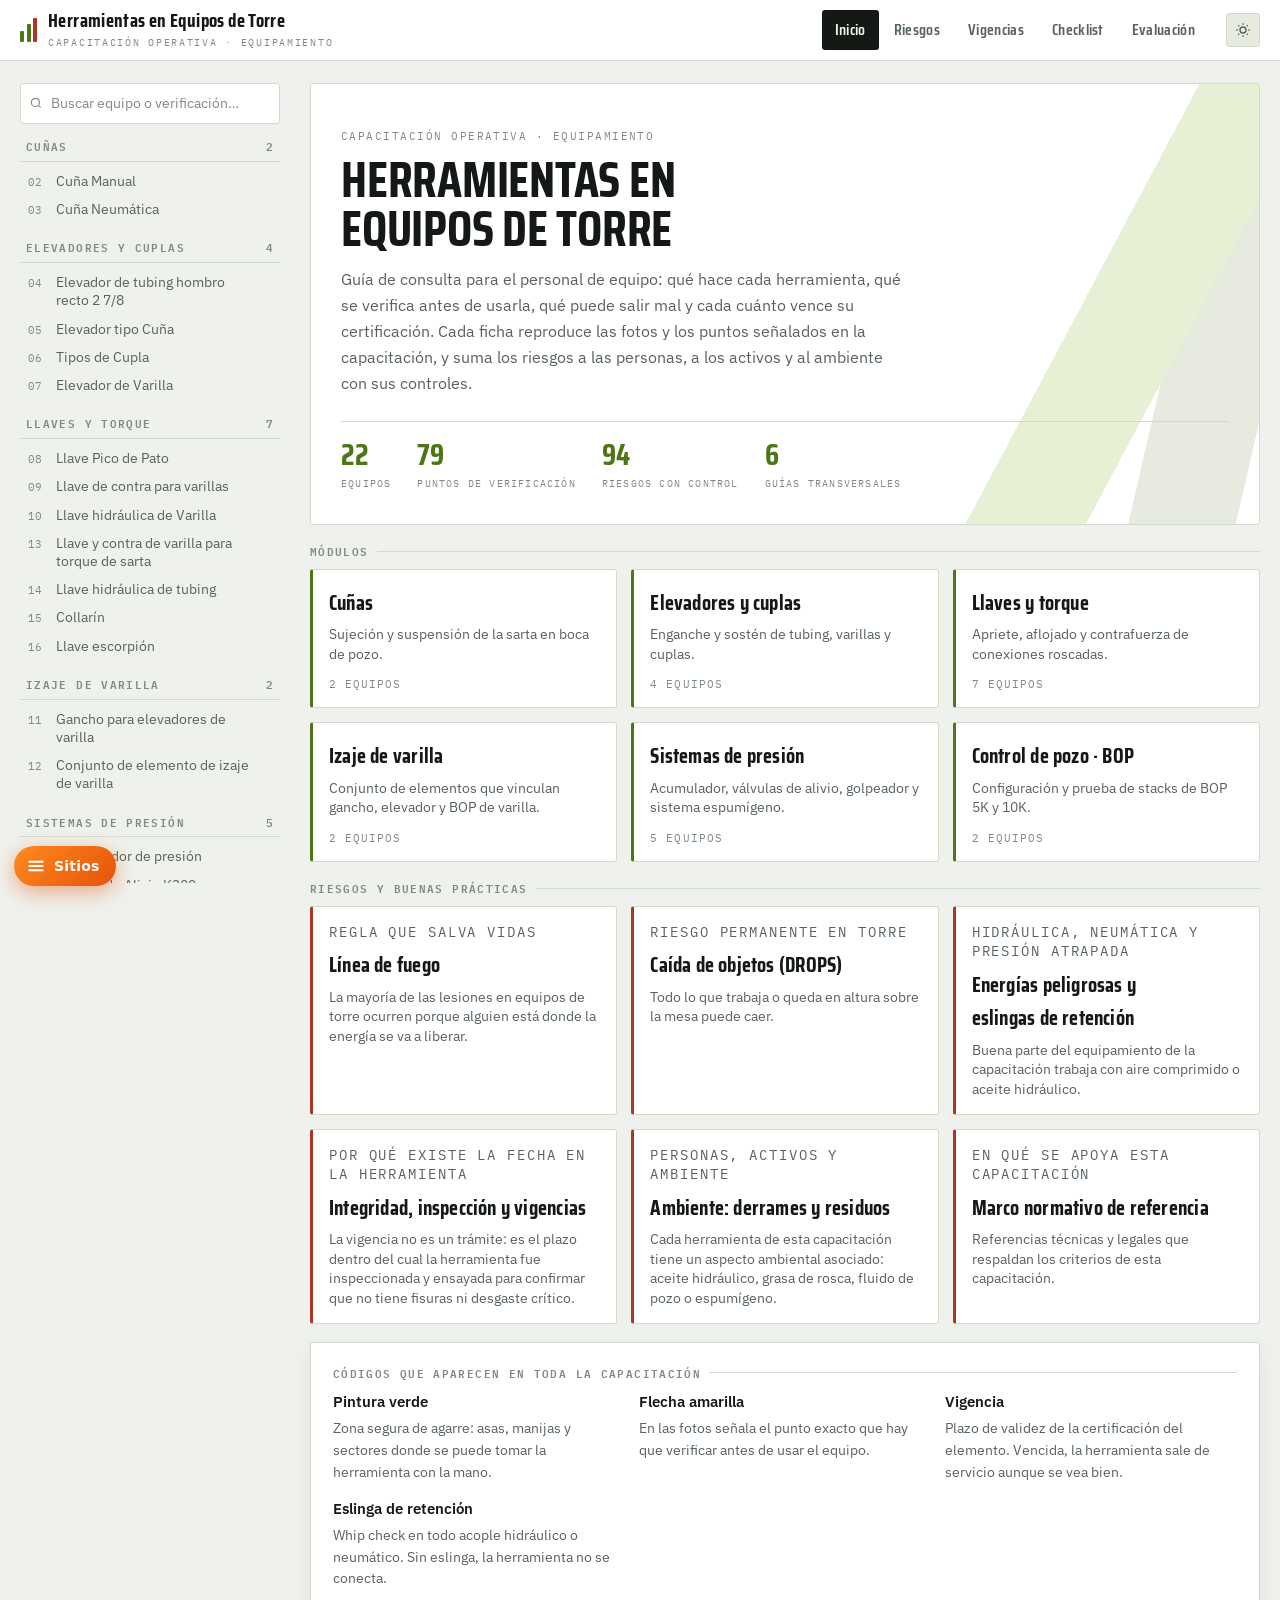
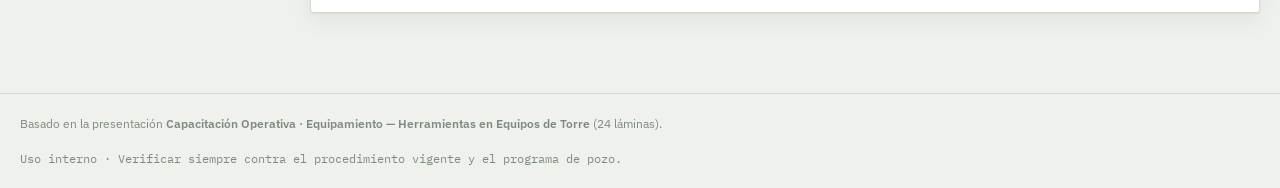
<file: herramientas-torre/index.html>
<!doctype html><html lang="es"><head><meta charset=utf8><meta name=viewport content="width=device-width,initial-scale=1"><style>:root{color-scheme:light}body{margin:0;padding:0;font:14px -apple-system,BlinkMacSystemFont,sans-serif;background:#faf9f5;color:#141413}img{max-width:100%}</style><link rel="manifest" href="../manifest.webmanifest"><link rel="icon" href="../assets/icons/favicon.svg" type="image/svg+xml"><link rel="apple-touch-icon" href="../assets/icons/apple-touch-icon.png"><meta name="theme-color" content="#0a1018"><meta name="description" content="Qué hace cada herramienta de torre, qué se verifica, riesgos y vigencias."><meta property="og:type" content="website"><meta property="og:locale" content="es_AR"><meta property="og:title" content="Herramientas en Equipos de Torre"><meta property="og:description" content="Qué hace cada herramienta de torre, qué se verifica, riesgos y vigencias."><meta property="og:image" content="https://exertion-solutions.github.io/INDUCCION-SEGURIDAD---ESTUDIANTES-/assets/og.png"><meta name="twitter:card" content="summary_large_image"></head><body>
<title>Herramientas en Equipos de Torre</title>
<meta charset="utf-8">
<meta name="viewport" content="width=device-width, initial-scale=1">
<link rel="stylesheet" href="../assets/fonts.css">

<style>
:root{
  --bg:#EFF1EC; --panel:#FFFFFF; --panel-2:#E6EADF; --panel-3:#DDE3D6;
  --ink:#141915; --ink-2:#57625A; --ink-3:#7F8B82; --line:#D3DACD;
  --accent:#4C7714; --accent-ink:#FFFFFF; --accent-soft:#E6F0D5;
  --alert:#AE3520; --alert-soft:#F7E3DF;
  --mark:#B08800; --mark-soft:#F7EDD2;
  --info:#256A83; --info-soft:#DEECF1;
  --accent-bd:#BCD2A4; --alert-bd:#E0B8B0; --mark-bd:#E5D49E; --info-bd:#AFCAD4;
  --shadow:0 1px 2px rgba(20,25,21,.06),0 8px 24px rgba(20,25,21,.06);
  --radius:3px;
}
@media (prefers-color-scheme: dark){
  :root:not([data-theme="light"]){
    --bg:#0E110F; --panel:#161A17; --panel-2:#1D221E; --panel-3:#242A26;
    --ink:#E9EDE5; --ink-2:#9BA79D; --ink-3:#77837A; --line:#2A302C;
    --accent:#9CCC4B; --accent-ink:#111806; --accent-soft:#1F2A12;
    --alert:#E4795F; --alert-soft:#301A15;
    --mark:#DCB53E; --mark-soft:#2D2513;
    --info:#67AEC8; --info-soft:#15272D;
    --accent-bd:#48592E; --alert-bd:#5D3931; --mark-bd:#5A4C26; --info-bd:#33454F;
    --shadow:0 1px 2px rgba(0,0,0,.4),0 8px 24px rgba(0,0,0,.35);
  }
}
:root[data-theme="dark"]{
  --bg:#0E110F; --panel:#161A17; --panel-2:#1D221E; --panel-3:#242A26;
  --ink:#E9EDE5; --ink-2:#9BA79D; --ink-3:#77837A; --line:#2A302C;
  --accent:#9CCC4B; --accent-ink:#111806; --accent-soft:#1F2A12;
  --alert:#E4795F; --alert-soft:#301A15;
  --mark:#DCB53E; --mark-soft:#2D2513;
  --info:#67AEC8; --info-soft:#15272D;
  --accent-bd:#48592E; --alert-bd:#5D3931; --mark-bd:#5A4C26; --info-bd:#33454F;
  --shadow:0 1px 2px rgba(0,0,0,.4),0 8px 24px rgba(0,0,0,.35);
}

*{box-sizing:border-box}
body{
  margin:0; background:var(--bg); color:var(--ink);
  font-family:"IBM Plex Sans",system-ui,-apple-system,Segoe UI,sans-serif;
  font-size:15px; line-height:1.6; -webkit-font-smoothing:antialiased;
}
h1,h2,h3,h4{font-family:"Saira Condensed","Arial Narrow",system-ui,sans-serif;font-weight:700;text-wrap:balance;margin:0;letter-spacing:.01em}
button,input,select{font:inherit;color:inherit}
a{color:var(--accent)}
::selection{background:var(--accent);color:var(--accent-ink)}
:focus-visible{outline:2px solid var(--accent);outline-offset:2px}
.mono{font-family:"IBM Plex Mono",ui-monospace,monospace}
.eyebrow{font-family:"IBM Plex Mono",monospace;font-size:10.5px;letter-spacing:.14em;text-transform:uppercase;color:var(--ink-3)}

/* ---------- top bar ---------- */
header.top{
  position:sticky;top:0;z-index:40;background:var(--panel);border-bottom:1px solid var(--line);
}
.top-in{max-width:1420px;margin:0 auto;padding:10px 20px;display:flex;align-items:center;gap:18px;flex-wrap:wrap}
.brand{display:flex;align-items:center;gap:11px;min-width:0}
.brand .bars{display:flex;gap:2.5px;align-items:flex-end;height:24px}
.brand .bars i{display:block;width:4px;background:var(--accent);border-radius:1px}
.brand .bars i:nth-child(1){height:11px}
.brand .bars i:nth-child(2){height:18px}
.brand .bars i:nth-child(3){height:24px;background:var(--alert)}
.brand-txt{line-height:1.15}
.brand-txt b{font-family:"Saira Condensed",sans-serif;font-size:19px;letter-spacing:.02em;display:block}
.brand-txt span{font-family:"IBM Plex Mono",monospace;font-size:9.5px;letter-spacing:.18em;color:var(--ink-3);text-transform:uppercase}
nav.tabs{display:flex;gap:2px;margin-left:auto;flex-wrap:wrap}
nav.tabs button{
  background:none;border:0;padding:7px 13px;border-radius:var(--radius);cursor:pointer;
  font-family:"Saira Condensed",sans-serif;font-size:16px;font-weight:600;letter-spacing:.02em;color:var(--ink-2);
}
nav.tabs button:hover{background:var(--panel-2);color:var(--ink)}
nav.tabs button[aria-current="true"]{background:var(--ink);color:var(--bg)}
.icon-btn{background:var(--panel-2);border:1px solid var(--line);border-radius:var(--radius);width:34px;height:34px;cursor:pointer;display:grid;place-items:center;color:var(--ink-2)}
.icon-btn:hover{color:var(--ink);border-color:var(--ink-3)}

/* ---------- shell ---------- */
.shell{max-width:1420px;margin:0 auto;padding:22px 20px 80px;display:grid;grid-template-columns:264px minmax(0,1fr);gap:26px;align-items:start}
.shell > *{min-width:0}
.ficha-body > *{min-width:0}
aside.rail{position:sticky;top:78px;max-height:calc(100vh - 100px);overflow:auto;padding-right:4px}
.search{position:relative;margin-bottom:14px}
.search input{
  width:100%;padding:9px 11px 9px 30px;background:var(--panel);border:1px solid var(--line);
  border-radius:var(--radius);font-size:13.5px;
}
.search input::placeholder{color:var(--ink-3)}
.search svg{position:absolute;left:9px;top:50%;transform:translateY(-50%);color:var(--ink-3)}
.rail-group{margin-bottom:16px}
.rail-group > h4{
  font-family:"IBM Plex Mono",monospace;font-weight:600;font-size:10.5px;letter-spacing:.13em;text-transform:uppercase;
  color:var(--ink-3);padding:0 6px 6px;border-bottom:1px solid var(--line);margin-bottom:5px;display:flex;justify-content:space-between
}
.rail-item{
  display:flex;align-items:baseline;gap:8px;width:100%;text-align:left;background:none;border:0;cursor:pointer;
  padding:5px 8px;border-radius:var(--radius);color:var(--ink-2);font-size:13.5px;line-height:1.35;
}
.rail-item:hover{background:var(--panel-2);color:var(--ink)}
.rail-item[aria-current="true"]{background:var(--accent-soft);color:var(--ink);font-weight:500;box-shadow:inset 2px 0 0 var(--accent)}
.rail-item .n{font-family:"IBM Plex Mono",monospace;font-size:10.5px;color:var(--ink-3);min-width:20px}
.rail-item .dot{width:6px;height:6px;border-radius:50%;background:var(--accent);margin-left:auto;align-self:center;opacity:0;flex:none}
.rail-item.done .dot{opacity:1}

/* ---------- generic panels ---------- */
.panel{background:var(--panel);border:1px solid var(--line);border-radius:var(--radius);box-shadow:var(--shadow)}
.pad{padding:22px}
.stack{display:flex;flex-direction:column;gap:18px}

/* ---------- hero ---------- */
.hero{position:relative;overflow:hidden;padding:34px 30px 30px;background:var(--panel);border:1px solid var(--line);border-radius:var(--radius)}
.hero::after{
  content:"";position:absolute;inset:0 -10% 0 auto;width:46%;
  background:
    linear-gradient(118deg,transparent 0 42%,var(--accent-soft) 42% 60%,transparent 60%),
    linear-gradient(103deg,transparent 0 58%,var(--panel-2) 58% 78%,transparent 78%);
  pointer-events:none;
}
.hero > *{position:relative;z-index:1}
.hero h1{font-size:clamp(30px,4.6vw,50px);line-height:.98;letter-spacing:-.005em;max-width:15ch;text-transform:uppercase}
.hero p.lede{max-width:56ch;color:var(--ink-2);margin:14px 0 0;font-size:16px}
.stats{display:flex;gap:26px;flex-wrap:wrap;margin-top:24px;padding-top:18px;border-top:1px solid var(--line)}
.stat b{display:block;font-family:"Saira Condensed",sans-serif;font-size:30px;line-height:1;color:var(--accent)}
.stat span{font-family:"IBM Plex Mono",monospace;font-size:10px;letter-spacing:.12em;text-transform:uppercase;color:var(--ink-3)}

/* ---------- module grid ---------- */
.mod-grid{display:grid;grid-template-columns:repeat(auto-fill,minmax(268px,1fr));gap:14px}
.mod-card{
  text-align:left;background:var(--panel);border:1px solid var(--line);border-left:3px solid var(--accent);
  border-radius:var(--radius);padding:16px 16px 14px;cursor:pointer;display:flex;flex-direction:column;gap:6px;
  transition:transform .12s ease,box-shadow .12s ease;
}
.mod-card:hover{transform:translateY(-2px);box-shadow:var(--shadow)}
.mod-card h3{font-size:21px}
.mod-card p{margin:0;font-size:13.5px;color:var(--ink-2);line-height:1.45}
.mod-card .count{margin-top:6px;font-family:"IBM Plex Mono",monospace;font-size:10.5px;letter-spacing:.1em;text-transform:uppercase;color:var(--ink-3)}

/* ---------- chips ---------- */
.chip{
  display:inline-flex;align-items:center;gap:6px;padding:2.5px 9px;border-radius:999px;
  font-family:"IBM Plex Mono",monospace;font-size:11px;font-weight:500;letter-spacing:.03em;white-space:nowrap;
  border:1px solid transparent;
}
.chip.v6{background:var(--mark-soft);color:var(--mark);border-color:var(--mark-bd)}
.chip.v12{background:var(--accent-soft);color:var(--accent);border-color:var(--accent-bd)}
.chip.vlong{background:var(--info-soft);color:var(--info);border-color:var(--info-bd)}
.chip.vna{background:var(--panel-2);color:var(--ink-3);border-color:var(--line)}
.risk-badge{background:var(--alert);color:#fff;border-color:var(--alert);cursor:pointer;font-family:"IBM Plex Mono",monospace}
:root[data-theme="dark"] .risk-badge,
:root:not([data-theme="light"]) .risk-badge{color:#1A0F0C}
@media (prefers-color-scheme: light){:root:not([data-theme="dark"]) .risk-badge{color:#fff}}
.risk-badge:hover{filter:brightness(1.08)}

/* ---------- ficha ---------- */
.ficha-head{display:flex;gap:18px;align-items:flex-start;flex-wrap:wrap;padding-bottom:16px;border-bottom:1px solid var(--line)}
.ficha-head h2{font-size:clamp(26px,3.4vw,38px);line-height:1;text-transform:uppercase}
.ficha-head .sub{color:var(--ink-2);font-size:14.5px;margin-top:4px}
.ficha-meta{margin-left:auto;display:flex;gap:8px;align-items:center;flex-wrap:wrap}
.ficha-body{display:grid;grid-template-columns:minmax(0,1.02fr) minmax(0,1fr);gap:28px;padding-top:20px;align-items:start}
.col-gal{position:sticky;top:86px}
.lede{font-size:15.5px;line-height:1.62}
.section-t{font-family:"IBM Plex Mono",monospace;font-size:10.5px;letter-spacing:.13em;text-transform:uppercase;color:var(--ink-3);margin:0 0 9px;display:flex;align-items:center;gap:8px}
.section-t::after{content:"";flex:1;height:1px;background:var(--line)}

/* checklist */
.checks{list-style:none;margin:0;padding:0;display:flex;flex-direction:column;gap:1px;background:var(--line);border:1px solid var(--line);border-radius:var(--radius);overflow:hidden}
.checks li{background:var(--panel);margin:0}
.checks label{display:flex;gap:11px;align-items:flex-start;padding:10px 13px;cursor:pointer;font-size:14px;line-height:1.45}
.checks label:hover{background:var(--panel-2)}
.checks input{appearance:none;flex:none;width:17px;height:17px;margin-top:2px;border:1.5px solid var(--ink-3);border-radius:2px;cursor:pointer;position:relative;background:var(--panel)}
.checks input:checked{background:var(--accent);border-color:var(--accent)}
.checks input:checked::after{content:"";position:absolute;left:5px;top:1.5px;width:4px;height:9px;border:solid var(--accent-ink);border-width:0 2px 2px 0;transform:rotate(42deg)}
.checks input:checked + span{color:var(--ink-3);text-decoration:line-through;text-decoration-color:var(--ink-3)}

/* key/value */
.kv{display:grid;grid-template-columns:auto 1fr;gap:1px;background:var(--line);border:1px solid var(--line);border-radius:var(--radius);overflow:hidden}
.kv dt,.kv dd{background:var(--panel);margin:0;padding:8px 13px;font-size:13.5px}
.kv dt{color:var(--ink-2)}
.kv dd{font-family:"IBM Plex Mono",monospace;font-variant-numeric:tabular-nums;text-align:right}

/* gallery */
.gal{display:flex;flex-direction:column;gap:9px}
.gal-main{position:relative;background:var(--panel-3);border:1px solid var(--line);border-radius:var(--radius);overflow:hidden;cursor:zoom-in}
.gal-main img{display:block;width:100%;height:auto;max-height:460px;object-fit:contain;background:var(--panel-3)}
.gal-cap{font-size:12.5px;color:var(--ink-2);line-height:1.45;display:flex;gap:8px}
.gal-cap b{color:var(--mark);font-family:"IBM Plex Mono",monospace;font-size:11px;flex:none;padding-top:1px}
.thumbs{display:flex;gap:7px;flex-wrap:wrap}
.thumbs button{width:62px;height:52px;padding:0;border:1px solid var(--line);border-radius:2px;overflow:hidden;cursor:pointer;background:var(--panel-3);opacity:.55}
.thumbs button[aria-current="true"]{opacity:1;border-color:var(--accent);box-shadow:0 0 0 1px var(--accent)}
.thumbs img{width:100%;height:100%;object-fit:cover;display:block}

/* tables */
.tbl-wrap{overflow-x:auto;border:1px solid var(--line);border-radius:var(--radius)}
table{border-collapse:collapse;width:100%;font-size:13.5px;min-width:460px;background:var(--panel)}
th,td{text-align:left;padding:9px 13px;border-bottom:1px solid var(--line)}
th{
  font-family:"IBM Plex Mono",monospace;font-size:10.5px;letter-spacing:.1em;text-transform:uppercase;color:var(--ink-3);
  font-weight:500;background:var(--panel-2);position:sticky;top:0;
}
th.sortable{cursor:pointer;user-select:none}
th.sortable:hover{color:var(--ink)}
tbody tr:last-child td{border-bottom:0}
tbody tr:hover{background:var(--panel-2)}
td.num{font-family:"IBM Plex Mono",monospace;font-variant-numeric:tabular-nums}
td .lk{background:none;border:0;padding:0;cursor:pointer;color:var(--ink);font:inherit;text-align:left;border-bottom:1px solid var(--line)}
td .lk:hover{color:var(--accent);border-color:var(--accent)}

/* filters */
.filters{display:flex;gap:7px;flex-wrap:wrap;align-items:center;margin-bottom:14px}
.filters button{
  background:var(--panel);border:1px solid var(--line);border-radius:999px;padding:4px 12px;cursor:pointer;
  font-family:"IBM Plex Mono",monospace;font-size:11.5px;color:var(--ink-2);
}
.filters button:hover{border-color:var(--ink-3);color:var(--ink)}
.filters button[aria-pressed="true"]{background:var(--ink);color:var(--bg);border-color:var(--ink)}

/* progress */
.prog{display:flex;align-items:center;gap:12px}
.bar{flex:1;height:6px;background:var(--panel-3);border-radius:999px;overflow:hidden}
.bar i{display:block;height:100%;background:var(--accent);transition:width .3s ease}
.prog b{font-family:"IBM Plex Mono",monospace;font-size:12px;font-variant-numeric:tabular-nums;color:var(--ink-2)}

/* quiz */
.q{border:1px solid var(--line);border-radius:var(--radius);background:var(--panel);padding:16px 18px}
.q h4{font-family:"IBM Plex Sans",sans-serif;font-weight:600;font-size:15.5px;line-height:1.45;margin-bottom:12px;display:flex;gap:10px}
.q h4 em{font-family:"IBM Plex Mono",monospace;font-style:normal;font-size:11.5px;color:var(--ink-3);padding-top:3px;flex:none}
.opts{display:flex;flex-direction:column;gap:6px}
.opt{display:flex;gap:10px;align-items:flex-start;padding:9px 12px;border:1px solid var(--line);border-radius:var(--radius);cursor:pointer;font-size:14px;line-height:1.4;background:var(--panel)}
.opt:hover{background:var(--panel-2)}
.opt input{appearance:none;width:15px;height:15px;flex:none;margin-top:2px;border:1.5px solid var(--ink-3);border-radius:50%;position:relative;background:var(--panel)}
.opt input:checked{border-color:var(--accent)}
.opt input:checked::after{content:"";position:absolute;inset:3px;border-radius:50%;background:var(--accent)}
.opt.ok{border-color:var(--accent);background:var(--accent-soft)}
.opt.bad{border-color:var(--alert);background:var(--alert-soft)}
.q .exp{margin-top:11px;padding:10px 13px;border-left:2px solid var(--mark);background:var(--mark-soft);font-size:13.5px;line-height:1.5;color:var(--ink)}
.btn{
  background:var(--ink);color:var(--bg);border:0;border-radius:var(--radius);padding:9px 18px;cursor:pointer;
  font-family:"Saira Condensed",sans-serif;font-size:16px;font-weight:600;letter-spacing:.03em;
}
.btn:hover{background:var(--accent);color:var(--accent-ink)}
.btn.ghost{background:none;border:1px solid var(--line);color:var(--ink-2)}
.btn.ghost:hover{border-color:var(--ink-3);color:var(--ink);background:none}
.score{display:flex;align-items:baseline;gap:14px;flex-wrap:wrap}
.score b{font-family:"Saira Condensed",sans-serif;font-size:46px;line-height:1;color:var(--accent)}
.score.fail b{color:var(--alert)}

/* lightbox */
.lb{position:fixed;inset:0;z-index:90;background:rgba(8,10,9,.93);display:none;place-items:center;padding:26px}
.lb.on{display:grid}
.lb img{max-width:96vw;max-height:84vh;object-fit:contain;border-radius:2px}
.lb .cap{position:absolute;bottom:16px;left:0;right:0;text-align:center;color:#DDE3D9;font-size:13px;padding:0 26px}
.lb .x{position:absolute;top:14px;right:16px;background:none;border:1px solid #4a534c;color:#DDE3D9;width:36px;height:36px;border-radius:2px;cursor:pointer;font-size:19px;line-height:1}

/* nav prev/next */
.pager{display:flex;gap:10px;justify-content:space-between;margin-top:4px}
.pager button{
  background:var(--panel);border:1px solid var(--line);border-radius:var(--radius);padding:10px 14px;cursor:pointer;
  text-align:left;flex:1;min-width:0;color:var(--ink-2)
}
.pager button:hover{border-color:var(--accent);color:var(--ink)}
.pager button:last-child{text-align:right}
.pager em{display:block;font-family:"IBM Plex Mono",monospace;font-style:normal;font-size:10px;letter-spacing:.12em;text-transform:uppercase;color:var(--ink-3)}
.pager strong{font-family:"Saira Condensed",sans-serif;font-size:16.5px;font-weight:600;white-space:nowrap;overflow:hidden;text-overflow:ellipsis;display:block}

.note{font-size:13px;color:var(--ink-2);background:var(--panel-2);border-left:2px solid var(--accent);padding:10px 13px;border-radius:0 var(--radius) var(--radius) 0}

/* ---------- navegación interna de la ficha ---------- */
.subnav{
  display:flex;gap:6px;overflow-x:auto;margin:0 -22px;padding:11px 22px;
  -webkit-overflow-scrolling:touch;scrollbar-width:none;
  position:sticky;top:var(--hh,56px);z-index:30;background:var(--panel);border-bottom:1px solid var(--line);
}
.subnav::-webkit-scrollbar{display:none}
.subnav button{
  flex:none;background:var(--panel-2);border:1px solid var(--line);border-radius:999px;padding:6px 13px;cursor:pointer;
  font-family:"IBM Plex Mono",monospace;font-size:11.5px;letter-spacing:.02em;color:var(--ink-2);white-space:nowrap;
  display:inline-flex;align-items:center;gap:6px;
}
.subnav button:hover{border-color:var(--ink-3);color:var(--ink)}
.subnav button .cnt{font-size:10px;color:var(--ink-3)}
.subnav button.hot{border-color:var(--alert-bd);color:var(--alert);background:var(--alert-soft)}

/* ---------- bloques de riesgo ---------- */
.risk-grid{display:grid;grid-template-columns:repeat(auto-fit,minmax(290px,1fr));gap:14px}
.rblock{border:1px solid var(--line);border-top:3px solid var(--rc,var(--accent));border-radius:var(--radius);background:var(--panel);padding:14px 16px 16px;display:flex;flex-direction:column;gap:12px}
.rblock.per{--rc:var(--alert)}
.rblock.act{--rc:var(--mark)}
.rblock.amb{--rc:var(--info)}
.rblock > h4{
  font-family:"IBM Plex Mono",monospace;font-weight:600;font-size:10.5px;letter-spacing:.13em;text-transform:uppercase;
  color:var(--rc);margin:0;
}
.ev{display:flex;flex-direction:column;gap:6px}
.ev > p{margin:0;font-size:14px;line-height:1.45;font-weight:500}
.ev > ul{margin:0;padding:0;list-style:none;display:flex;flex-direction:column;gap:5px}
.ev > ul li{position:relative;padding-left:17px;font-size:13.5px;line-height:1.45;color:var(--ink-2)}
.ev > ul li::before{content:"";position:absolute;left:2px;top:7px;width:6px;height:6px;border-radius:1px;background:var(--rc);opacity:.6}
.ev + .ev{padding-top:11px;border-top:1px dashed var(--line)}

.plain{margin:0;padding:0;list-style:none;display:flex;flex-direction:column;gap:6px}
.plain li{position:relative;padding-left:17px;font-size:14px;line-height:1.5}
.plain li::before{content:"";position:absolute;left:2px;top:8px;width:6px;height:6px;border-radius:1px;background:var(--accent);opacity:.65}
.plain.stop li::before{background:var(--alert);opacity:.8}

.whip{border:1px solid var(--mark-bd);background:var(--mark-soft);border-radius:var(--radius);padding:13px 15px;display:flex;gap:12px;align-items:flex-start}
.whip svg{flex:none;color:var(--mark);margin-top:2px}
.whip b{display:block;font-family:"Saira Condensed",sans-serif;font-size:17px;letter-spacing:.01em}
.whip p{margin:2px 0 0;font-size:13.5px;line-height:1.5;color:var(--ink-2)}

.norms{display:flex;gap:6px;flex-wrap:wrap}
.norm{
  font-family:"IBM Plex Mono",monospace;font-size:11px;padding:3px 9px;border:1px solid var(--line);
  border-radius:999px;color:var(--ink-2);background:var(--panel-2);white-space:nowrap;
}

/* matriz de riesgos */
.mrow{background:var(--panel);border:1px solid var(--line);border-left:3px solid var(--alert);border-radius:var(--radius);padding:13px 16px}
.mrow[open]{padding-bottom:18px}
.mrow > summary{
  cursor:pointer;list-style:none;display:flex;gap:12px;align-items:center;flex-wrap:wrap;
  font-family:"Saira Condensed",sans-serif;font-size:20px;font-weight:600;
}
.mrow > summary::-webkit-details-marker{display:none}
.mrow > summary::after{content:"+";margin-left:auto;color:var(--ink-3);font-family:"IBM Plex Mono",monospace;font-size:17px}
.mrow[open] > summary::after{content:"–"}
.mrow > summary:hover{color:var(--alert)}

/* guías */
.guia-sec{display:flex;flex-direction:column;gap:9px}
.guia-sec + .guia-sec{margin-top:22px}
.guia-sec > h4{font-family:"Saira Condensed",sans-serif;font-size:20px}
.footer{max-width:1420px;margin:0 auto;padding:20px;color:var(--ink-3);font-size:12px;border-top:1px solid var(--line);display:flex;gap:16px;flex-wrap:wrap}

@media (max-width:1000px){
  .shell{grid-template-columns:minmax(0,1fr);padding-top:16px}
  aside.rail{position:static;max-height:none;order:2}
  .ficha-body{grid-template-columns:1fr;gap:20px}
  .col-gal{position:static;order:-1}
  .gal-main img{max-height:290px}
  .pad{padding:18px 15px}
  .subnav{margin:0 -15px;padding:10px 15px}
}
@media (max-width:640px){
  .top-in{flex-wrap:wrap;gap:10px;padding:9px 15px}
  .brand{flex:1;min-width:0}
  .brand-txt b{font-size:16.5px;line-height:1.1}
  .brand-txt span{font-size:8.5px;letter-spacing:.14em}
  .icon-btn{order:2;margin-left:auto;flex:none}
  nav.tabs{order:3;width:100%;margin-left:0;flex-wrap:nowrap;overflow-x:auto;scrollbar-width:none;-webkit-overflow-scrolling:touch}
  nav.tabs::-webkit-scrollbar{display:none}
  nav.tabs button{flex:none;padding:6px 11px;font-size:15px}
  .ficha-head h2{font-size:26px}
  .hero{padding:26px 18px 24px}
  /* en el celular la barra de secciones es lo que queda fijo: el encabezado deja de serlo
     y los chips se acomodan en dos filas para que ninguno quede fuera de pantalla */
  header.top{position:static}
  .subnav{top:0;gap:5px;flex-wrap:wrap;overflow:visible;padding:9px 15px}
  .subnav button{padding:5px 10px;font-size:11px}
}
@media (prefers-reduced-motion:reduce){*{transition:none!important;animation:none!important}}
</style>

<header class="top">
  <div class="top-in">
    <div class="brand">
      <span class="bars" aria-hidden="true"><i></i><i></i><i></i></span>
      <span class="brand-txt">
        <b>Herramientas en Equipos de Torre</b>
        <span>Capacitación operativa · Equipamiento</span>
      </span>
    </div>
    <nav class="tabs" id="tabs">
      <button data-go="#/" >Inicio</button>
      <button data-go="#/guias">Riesgos</button>
      <button data-go="#/vigencias">Vigencias</button>
      <button data-go="#/checklist">Checklist</button>
      <button data-go="#/evaluacion">Evaluación</button>
    </nav>
    <button class="icon-btn" id="theme" title="Cambiar tema" aria-label="Cambiar tema">
      <svg width="16" height="16" viewBox="0 0 24 24" fill="none" stroke="currentColor" stroke-width="2"><circle cx="12" cy="12" r="4.5"/><path d="M12 2v2M12 20v2M4.9 4.9l1.4 1.4M17.7 17.7l1.4 1.4M2 12h2M20 12h2M4.9 19.1l1.4-1.4M17.7 6.3l1.4-1.4"/></svg>
    </button>
  </div>
</header>

<div class="shell">
  <aside class="rail">
    <div class="search">
      <svg width="14" height="14" viewBox="0 0 24 24" fill="none" stroke="currentColor" stroke-width="2"><circle cx="11" cy="11" r="7"/><path d="M20 20l-3.5-3.5"/></svg>
      <input id="q" type="search" placeholder="Buscar equipo o verificación…" aria-label="Buscar">
    </div>
    <div id="rail"></div>
  </aside>
  <main id="view">
    <div class="panel pad">
      <p class="eyebrow">Capacitación operativa · Equipamiento</p>
      <h2 style="font-size:26px;margin-top:6px">Cargando la capacitación…</h2>
      <p style="color:var(--ink-2);margin:10px 0 0;max-width:60ch">Si esta pantalla no cambia en unos segundos, el navegador no pudo terminar de cargar la página. Probá recargarla, o abrirla desde otro navegador.</p>
      <noscript><p style="color:var(--alert);margin:10px 0 0">Este navegador tiene JavaScript desactivado: la capacitación no puede mostrarse.</p></noscript>
    </div>
  </main>
</div>

<footer class="footer">
  <span>Basado en la presentación <b>Capacitación Operativa · Equipamiento — Herramientas en Equipos de Torre</b> (24 láminas).</span>
  <span class="mono">Uso interno · Verificar siempre contra el procedimiento vigente y el programa de pozo.</span>
</footer>

<div class="lb" id="lb" role="dialog" aria-modal="true" aria-label="Imagen ampliada">
  <button class="x" id="lbx" aria-label="Cerrar">×</button>
  <img id="lbimg" alt="">
  <div class="cap" id="lbcap"></div>
</div>

<script>
const MODULOS = [
  { id:"cunas", nom:"Cuñas", desc:"Sujeción y suspensión de la sarta en boca de pozo." },
  { id:"elevadores", nom:"Elevadores y cuplas", desc:"Enganche y sostén de tubing, varillas y cuplas." },
  { id:"llaves", nom:"Llaves y torque", desc:"Apriete, aflojado y contrafuerza de conexiones roscadas." },
  { id:"izaje", nom:"Izaje de varilla", desc:"Conjunto de elementos que vinculan gancho, elevador y BOP de varilla." },
  { id:"presion", nom:"Sistemas de presión", desc:"Acumulador, válvulas de alivio, golpeador y sistema espumígeno." },
  { id:"bop", nom:"Control de pozo · BOP", desc:"Configuración y prueba de stacks de BOP 5K y 10K." }
];

const EQUIPOS = [
  {
    id:"cuna-manual", mod:"cunas", nom:"Cuña Manual", lam:2,
    resumen:"Cuña de accionamiento manual para sujetar la sarta en boca de pozo. Se opera desde la mesa, por lo que el estado de cuerpos, pernos y asas es crítico.",
    vigencia:12,
    imgs:[
      {f:"cuna-manual-3", cap:"Cuerpos, pernos y chavetas: punto de verificación señalado con la flecha."},
      {f:"cuna-manual-1", cap:"Cuña manual completa: asas pintadas de color verde (zona segura de agarre)."},
      {f:"cuna-manual-2", cap:"Cuña manual sobre el enrejado, con sus asas verdes."}
    ],
    verif:[
      "Verificar estado de los cuerpos.",
      "Verificar estado de pernos.",
      "Verificar estado de chavetas.",
      "Asas pintadas color verde (zona segura de agarre)."
    ],
    claves:[["Vigencia","12 meses"],["Accionamiento","Manual"],["Color de asas","Verde"]]
  },
  {
    id:"cuna-neumatica", mod:"cunas", nom:"Cuña Neumática", lam:3,
    resumen:"Cuña neumática en la industria petrolera se utiliza para asegurar y suspender cañerías/tuberías que se están retirando o bajando a pozo, evitando que las mismas resbalen o caigan. Estas cuñas, accionadas por aire comprimido, sujetan la tubería en boca de pozo, permiten realizar operaciones de izaje y descenso de la sarta de forma segura.",
    vigencia:6,
    imgs:[{f:"cuna-neumatica-1", cap:"Cuerpo de la cuña neumática con levas y accionamiento de aire."}],
    verif:[
      "Verificar que cuenten las levas con tuercas castillo y chavetas.",
      "Las levas deben cerrar con accionamiento de aire."
    ],
    claves:[["Vigencia","6 meses"],["Accionamiento","Aire comprimido"]]
  },

  {
    id:"elev-hombro-recto", mod:"elevadores", nom:"Elevador de tubing hombro recto 2 7/8", lam:4,
    resumen:"Elevador para tubing con cupla recta. Toma la cañería por el hombro de la cupla, por lo que la compuerta y el pasador de vinculación a amelas son los puntos de falla a controlar.",
    vigencia:6,
    imgs:[
      {f:"elev-hombro-recto-1", cap:"Zona de agarre seguro pintada y compuerta: verificar correcta apertura y cierre."},
      {f:"elev-hombro-recto-2", cap:"Pasador con tuerca castillo y chaveta partida en asas de vinculación a amelas."}
    ],
    verif:[
      "Pintar zona de agarre seguro.",
      "Verificar pasador: debe encontrarse con tuerca castillo y chaveta partida en asas de vinculación a amelas.",
      "Verificar correcta apertura y cierre de compuerta."
    ],
    claves:[["Vigencia","6 meses"],["Medida","2 7/8\""],["Cupla","Recta"]]
  },
  {
    id:"elev-cuna", mod:"elevadores", nom:"Elevador tipo Cuña", lam:5,
    resumen:"Un elevador tipo cuña para tubing es una herramienta utilizada en operaciones de sacar o bajar instalaciones de pozos petroleros para sujetar y levantar tuberías con cupla biselada. Su función principal es evitar que la tubería se deslice hacia abajo mientras se trabaja con ella, permitiendo así una operación segura. Las cuñas del elevador se ajustan al diámetro del tubing, creando una sujeción segura que evita que la tubing se caiga o se deslice.",
    vigencia:6,
    imgs:[{f:"elev-cuna-1", cap:"Elevador tipo cuña en operación sobre boca de pozo."}],
    verif:[
      "Verificar correcto funcionamiento de apertura y cierre de compuertas.",
      "Zona segura de agarre."
    ],
    claves:[["Vigencia","6 meses"],["Cupla","Biselada"]]
  },
  {
    id:"cuplas", mod:"elevadores", nom:"Tipos de Cupla", lam:6,
    resumen:"La cupla define qué elevador corresponde usar. La cupla recta trabaja con el elevador de hombro recto; la cupla biselada trabaja con el elevador tipo cuña. Confundirlas es una causa directa de caída de sarta.",
    vigencia:null,
    imgs:[
      {f:"cupla-recta-1", cap:"Cupla recta para elevador hombro recto."},
      {f:"cupla-recta-2", cap:"Cupla recta — vista de la banda verde de identificación."},
      {f:"cupla-biselada-1", cap:"Cupla biselada para elevador tipo cuña."},
      {f:"cupla-biselada-2", cap:"Cupla biselada montada en la sarta."}
    ],
    verif:[
      "Cupla recta → elevador hombro recto.",
      "Cupla biselada → elevador tipo cuña.",
      "Verificar identificación pintada antes de enganchar."
    ],
    claves:[["Recta","Elevador hombro recto"],["Biselada","Elevador tipo cuña"]]
  },
  {
    id:"elev-varilla", mod:"elevadores", nom:"Elevador de Varilla", lam:7,
    resumen:"Elevador para varillas de bombeo. El asiento, los pestillos y los seguros Seger concentran los controles: son los elementos que impiden que la varilla se libere durante la maniobra.",
    vigencia:6,
    imgs:[
      {f:"elev-varilla-1", cap:"Zona de agarre seguro (verde) y asiento con tornillos de aseguramiento."},
      {f:"elev-varilla-2", cap:"Verificar correcto funcionamiento de pestillos."},
      {f:"elev-varilla-3", cap:"Seguros Seger."}
    ],
    verif:[
      "Zona de agarre seguro.",
      "Asiento que cuente con tornillos de aseguramiento.",
      "Verificar correcto funcionamiento de pestillos.",
      "Verificar seguros Seger."
    ],
    claves:[["Vigencia","6 meses"]]
  },

  {
    id:"pico-pato", mod:"llaves", nom:"Llave Pico de Pato", lam:8,
    resumen:"Llave pico de pato manual. Eventualmente durante la IND las mismas salen fisuradas por uso incorrecto al golpear con la parte posterior.",
    vigencia:6,
    imgs:[{f:"pico-pato-1", cap:"Juego de llaves pico de pato con zona segura de agarre pintada en verde."}],
    verif:[
      "Verificar que no presente fisuras (uso incorrecto al golpear con la parte posterior).",
      "Zona segura de agarre pintada."
    ],
    claves:[["Vigencia","6 meses"],["Falla típica","Fisura por golpe en la parte posterior"]]
  },
  {
    id:"llave-contra-varilla", mod:"llaves", nom:"Llave de contra para varillas", lam:9,
    resumen:"Se utiliza en operaciones de bombeo de petróleo para sujetar las varillas de bombeo mientras se torquean o destorquean. Su función principal es evitar que la columna de varillas gire cuando se aplica torque con otra llave, como una llave hidráulica, para realizar conexiones o desconexiones de la instalación.",
    vigencia:6,
    imgs:[{f:"llave-contra-varilla-1", cap:"Llave de contra para varillas."}],
    verif:["Verificar estado general de la herramienta antes de aplicar torque."],
    claves:[["Vigencia","6 meses"],["Función","Contrafuerza sobre la columna"]]
  },
  {
    id:"llave-hid-varilla", mod:"llaves", nom:"Llave hidráulica de Varilla", lam:10,
    resumen:"La función principal es apretar o aflojar las conexiones de las varillas de bombeo, que son elementos cruciales en los sistemas de bombeo mecánico utilizados en la producción de pozo. Aplican un torque preciso, evitando daños a las varillas y asegurando que las conexiones estén suficientemente apretadas para evitar fugas y asegurar la integridad del sistema.",
    vigencia:6,
    imgs:[
      {f:"llave-hid-varilla-1", cap:"Llave hidráulica de varilla montada, con manijas pintadas de verde."},
      {f:"llave-hid-varilla-2", cap:"Cuerpo de la llave: verificar apertura y cierre de compuertas."}
    ],
    verif:["Verificar el correcto funcionamiento de apertura y cierre de compuertas."],
    claves:[["Vigencia","6 meses"],["Accionamiento","Hidráulico"]]
  },
  {
    id:"llave-contra-sarta", mod:"llaves", nom:"Llave y contra de varilla para torque de sarta", lam:13,
    resumen:"Conjunto de llave hidráulica y contra montado en el equipo para dar torque a la sarta de varillas. La contra fija la columna mientras la llave aplica el par.",
    vigencia:null,
    imgs:[{f:"llave-contra-sarta-1", cap:"Llave y contra de varilla montadas en el equipo, en posición de torque de sarta."}],
    verif:[
      "Verificar vinculación de la llave al equipo.",
      "Verificar estado de mangueras y acoples hidráulicos.",
      "Zona segura de agarre."
    ],
    claves:[["Conjunto","Llave + contra"]]
  },
  {
    id:"llave-hid-tubing", mod:"llaves", nom:"Llave hidráulica de tubing", lam:14,
    sub:"Llave abierta de tubing y contra neumática",
    resumen:"Llave hidráulica abierta de tubing, se utiliza principalmente para apretar y aflojar pin/box con alta precisión y un par de apriete elevado. Esta herramienta es común en la industria donde se requiere un control preciso del apriete/torque de las uniones.",
    vigencia:6,
    imgs:[
      {f:"llave-hid-tubing-1", cap:"Llave abierta de tubing: manómetro de torque y manijas verdes."},
      {f:"llave-hid-tubing-2", cap:"Conjunto llave y contra neumática montado sobre boca de pozo."}
    ],
    verif:[
      "Verificar correcto funcionamiento de apertura y cierre, y traba de seguridad de accionamiento de la llave.",
      "Verificar que se encuentren los acoples con fajas de seguridad.",
      "Zona segura de agarre."
    ],
    claves:[["Vigencia","6 meses"],["Aplicación","Apriete/aflojado pin-box"]]
  },
  {
    id:"collarin", mod:"llaves", nom:"Collarín", lam:15,
    resumen:"Uso: Actúan como un sistema de sujeción para prevenir que la tubería de perforación se mueva o se deslice dentro del pozo, especialmente durante operaciones de perforación y en situaciones donde se requiere una sujeción firme de la tubería.",
    vigencia:12,
    imgs:[{f:"collarin-1", cap:"Collarín abierto: cuerpos, mordazas, chavetas y manijas."}],
    verif:[
      "Verificar estado de componentes en general y chavetas.",
      "Manijas pintadas de color verde.",
      "Verificar estado de mordazas y anclaje de las mismas.",
      "Descartar mordazas rotas o fisuradas.",
      "Verificar el sentido de los dientes de las mordazas.",
      "Verificar estado de chavetas de pernos de articulación.",
      "Zona segura de agarre."
    ],
    claves:[["Vigencia","12 meses"]]
  },
  {
    id:"escorpion", mod:"llaves", nom:"Llave escorpión", lam:16,
    resumen:"Uso: es una herramienta esencial para trabajos que requieren un apriete preciso y controlado de elementos roscados.",
    vigencia:6,
    imgs:[{f:"escorpion-1", cap:"Llave escorpión trabajando sobre la sarta."}],
    verif:[
      "Verificar estado de componentes en general y chavetas.",
      "Manijas pintadas de color verde.",
      "Verificar estado de mordazas, cuerpos y anclaje de las mismas.",
      "Verificar el sentido de los dientes de las mordazas.",
      "Verificar estado de chavetas de pernos de articulación.",
      "Zona segura de agarre."
    ],
    claves:[["Vigencia","6 meses"]]
  },

  {
    id:"gancho-varilla", mod:"izaje", nom:"Gancho para elevadores de varilla", lam:11,
    resumen:"El gancho para varilla es utilizado en la industria petrolera. La función de este elemento es unir y asegurar el elevador de varillas de bombeo, permitiendo la elevación y manipulación de las varillas durante las operaciones de mantenimiento o producción en pozos petroleros.",
    vigencia:6,
    imgs:[{f:"gancho-varilla-1", cap:"Gancho de varilla: verificar correcto funcionamiento del pestillo."}],
    verif:[
      "Verificar correcto funcionamiento de pestillo.",
      "Zona segura de agarre."
    ],
    claves:[["Vigencia","6 meses"]]
  },
  {
    id:"conjunto-izaje", mod:"izaje", nom:"Conjunto de elemento de izaje de varilla", lam:12,
    resumen:"El conjunto de izaje de varilla se encuentra conformado por cinco elementos que trabajan vinculados entre sí. La falla de cualquiera de ellos compromete toda la maniobra.",
    vigencia:null,
    imgs:[{f:"conjunto-izaje-1", cap:"Conjunto de izaje montado: adaptador, gancho, elevador, escurridor y BOP de varilla."}],
    verif:[
      "Adaptador de gancho de varilla.",
      "Gancho de varilla.",
      "Elevador de varillas.",
      "Escurridor.",
      "BOP de varilla."
    ],
    verifTitulo:"Elementos del conjunto",
    claves:[["Elementos","5"]]
  },

  {
    id:"acumulador", mod:"presion", nom:"Acumulador de presión", lam:17,
    resumen:"Unidad acumuladora que provee la energía hidráulica para accionar el stack de BOP. Debe tener dos sistemas de bombeo alimentados por energías independientes y estar siempre en condición de arranque automático.",
    vigencia:12,
    vigenciaNota:"Válvula K300: 12 meses · Botellones: 60 meses",
    imgs:[{f:"acumulador-1", cap:"Unidad acumuladora: manómetros, bombas y accionamientos."}],
    verifTitulo:"Componentes a verificar",
    verif:[
      "Presión de trabajo de manómetros.",
      "Posición abierta de bomba neumática.",
      "Posición arranque de bomba eléctrica en \"automático\".",
      "Protección mecánica de accionamiento de Ram Total/Corte.",
      "Pares de emergencia a distancia."
    ],
    claves:[["Vigencia válvula K300","12 meses"],["Vigencia botellones","60 meses"]]
  },
  {
    id:"valvula-k300", mod:"presion", nom:"Válvula de Alivio K300", lam:18,
    resumen:"Válvula de alivio del sistema acumulador. Debe estar certificada y calibrada a la presión adecuada según Norma API STD 53.",
    vigencia:12,
    imgs:[{f:"valvula-k300-1", cap:"Válvula de alivio K300 montada en la unidad acumuladora."}],
    verif:[
      "Presión de trabajo calibrada 3300 psi.",
      "Certificado de calibración vigente."
    ],
    claves:[["Presión calibrada","3300 psi"],["Vigencia","12 meses"],["Norma","API STD 53"]]
  },
  {
    id:"prueba-bombas", mod:"presion", nom:"Prueba de bombas eléctricas y neumáticas", lam:19,
    resumen:"Todo acumulador debe poseer un mínimo de dos sistemas de bombeo alimentados por sistemas de energías independientes, de modo que si se pierde un sistema de energía no deje sin efecto los dos sistemas de bombeo. Los dos sistemas de bombeo en conjunto deben ser capaces de cargar el acumulador desde la presión de precarga hasta la presión del sistema en 15 minutos. Con la pérdida de un sistema de bombeo, los sistemas de bombas restantes tendrán la capacidad para cargar el sistema acumulador principal de presión de precarga hasta la presión del sistema en 30 minutos (API STD 53).",
    vigencia:null,
    imgs:[],
    verifTitulo:"Seteos y tiempos",
    verif:[
      "Prueba de bombas individuales: 30 minutos.",
      "Prueba de bombas en conjunto: 15 minutos.",
      "Bomba Eléctrica: arranca en 2700 psi y corta en 2900/3000 psi.",
      "Bomba Neumática: arranca en 2550 psi y corta en 2850 psi.",
      "Válvulas de alivio certificadas y calibradas a 3300 psi según API STD 53."
    ],
    tabla:{
      cols:["Sistema","Arranque","Corte"],
      rows:[["Bomba eléctrica","2700 psi","2900 / 3000 psi"],["Bomba neumática","2550 psi","2850 psi"],["Válvula de alivio","—","3300 psi"]]
    },
    claves:[["Individual","30 min"],["Conjunto","15 min"],["Norma","API STD 53"]]
  },
  {
    id:"espumigeno", mod:"presion", nom:"Sistema espumígeno contra incendio en pileta", lam:20,
    resumen:"Recipiente de 400 litros de espumígeno presurizado a 120 psi, destinado a la extinción de incendio en pileta. Sus componentes de seguridad deben estar completos y con vigencia al día.",
    vigencia:36,
    vigenciaNota:"Recipiente: 36 meses · Válvula: 12 meses",
    imgs:[{f:"espumigeno-1", cap:"Recipiente de espumígeno, capacidad máxima 400 lt, 120 psi."}],
    verifTitulo:"Componentes de seguridad",
    verif:[
      "Manómetro de presión.",
      "Válvula de seguridad ½\" NPT.",
      "Válvula neumática.",
      "Filtro de limpieza y purgue.",
      "Presión de trabajo 120 psi."
    ],
    claves:[["Capacidad","400 lt"],["Presión de trabajo","120 psi"],["Vigencia recipiente","36 meses"],["Vigencia válvula","12 meses"]]
  },

  {
    id:"golpeador", mod:"presion", nom:"Golpeador", lam:21,
    resumen:"Recipiente de choque en la línea de retorno. Trabaja a 150 psi y concentra los elementos de protección contra sobrepresión de la línea.",
    vigencia:24,
    vigenciaNota:"Golpeador: 24 meses · Válvula: 12 meses",
    imgs:[{f:"golpeador-1", cap:"Golpeador instalado en el equipo."}],
    verifTitulo:"Componentes de seguridad",
    verif:[
      "Manómetro de presión.",
      "Válvula de alivio 2\".",
      "Disco de ruptura.",
      "Sello hidráulico.",
      "Presión de trabajo 150 psi."
    ],
    claves:[["Presión de trabajo","150 psi"],["Vigencia golpeador","24 meses"],["Vigencia válvula","12 meses"]]
  },
  {
    id:"bop5k", mod:"bop", nom:"Stack de BOP 5K", lam:22,
    resumen:"Configuración de stack de 5000 psi con BOP anular, ram parcial y ram ciego/total. La prueba hidráulica se realiza en dos etapas: baja y alta presión.",
    vigencia:null,
    imgs:[
      {f:"bop5k-1", cap:"Stack de BOP 5K montado sobre boca de pozo."},
      {f:"bop5k-diagrama", cap:"Diagrama Stack BOP 7 1/16\" 5000 psi: anular, ram parcial, ram ciego, kill line y choke line."}
    ],
    verifTitulo:"Configuración y prueba",
    verif:[
      "BOP Anular.",
      "Ram Parcial.",
      "Ram Ciego / Total.",
      "PH en baja: 250 – 350 psi, tiempo 10 minutos.",
      "PH en alta: 70% capacidad nominal, 3500 psi o lo que indique programa de pozo, tiempo 10 minutos."
    ],
    tabla:{
      cols:["Etapa","Presión","Tiempo"],
      rows:[["PH en baja","250 – 350 psi","10 min"],["PH en alta","3500 psi (70% cap. nominal) o según programa","10 min"]]
    },
    claves:[["Capacidad","5000 psi"],["Diámetro","7 1/16\""]]
  },
  {
    id:"bop10k", mod:"bop", nom:"Stack de BOP 10K", lam:24,
    resumen:"Configuración de stack de 10000 psi. Suma un ram de corte y un segundo ram parcial respecto de la configuración 5K.",
    vigencia:null,
    imgs:[{f:"bop10k-1", cap:"Stack de BOP 10K montado."}],
    verifTitulo:"Configuración Stack 10K",
    verif:[
      "BOP Anular 5K.",
      "Ram Parcial Superior.",
      "Ram Corte.",
      "Ram Parcial Inferior."
    ],
    claves:[["Capacidad","10000 psi"],["Anular","5K"]]
  }
];

const QUIZ = [
  { q:"¿Cuál es la vigencia de la cuña manual?", op:["6 meses","12 meses","24 meses","No tiene vigencia"], ok:1,
    exp:"La cuña manual tiene vigencia de 12 meses. La cuña neumática, en cambio, 6 meses." },
  { q:"¿De qué color deben estar pintadas las asas de la cuña manual y las manijas del collarín?", op:["Amarillo","Rojo","Verde","Naranja"], ok:2,
    exp:"Verde: identifica la zona segura de agarre en toda la herramienta de mano." },
  { q:"Las levas de la cuña neumática deben cerrar con…", op:["Accionamiento de aire","Accionamiento hidráulico","Golpe de maza","Palanca manual"], ok:0,
    exp:"Se verifica que las levas cuenten con tuercas castillo y chavetas, y que cierren con accionamiento de aire." },
  { q:"¿Qué elevador corresponde a una cupla biselada?", op:["Elevador de hombro recto","Elevador tipo cuña","Elevador de varilla","Cualquiera de los dos"], ok:1,
    exp:"Cupla biselada → elevador tipo cuña. Cupla recta → elevador de hombro recto." },
  { q:"En el elevador de tubing hombro recto, el pasador de las asas de vinculación a amelas debe tener…", op:["Soldadura de punto","Tuerca castillo y chaveta partida","Traba de nylon","Perno pasante sin traba"], ok:1,
    exp:"Se verifica pasador con tuerca castillo y chaveta partida en las asas de vinculación a amelas." },
  { q:"¿Cuál es la falla típica de la llave pico de pato?", op:["Desgaste de mordazas","Pérdida hidráulica","Fisuras por golpear con la parte posterior","Rotura del pestillo"], ok:2,
    exp:"Eventualmente durante la IND salen fisuradas por uso incorrecto al golpear con la parte posterior." },
  { q:"En el collarín, ¿qué se hace con una mordaza fisurada?", op:["Se rectifica","Se descarta","Se usa hasta fin de maniobra","Se invierte el sentido de los dientes"], ok:1,
    exp:"Se descartan mordazas rotas o fisuradas. Además se verifica el sentido de los dientes y el anclaje." },
  { q:"¿A qué presión debe estar calibrada la válvula de alivio K300?", op:["2700 psi","2900 psi","3300 psi","3500 psi"], ok:2,
    exp:"3300 psi, certificada y calibrada según Norma API STD 53. Vigencia 12 meses." },
  { q:"¿En qué presión arranca la bomba eléctrica del acumulador?", op:["2550 psi","2700 psi","2850 psi","3300 psi"], ok:1,
    exp:"Bomba eléctrica: arranca en 2700 psi y corta en 2900/3000 psi. La neumática arranca en 2550 y corta en 2850 psi." },
  { q:"Los dos sistemas de bombeo en conjunto deben cargar el acumulador en…", op:["10 minutos","15 minutos","30 minutos","60 minutos"], ok:1,
    exp:"En conjunto: 15 minutos. Con la pérdida de un sistema de bombeo, los restantes deben lograrlo en 30 minutos (API STD 53)." },
  { q:"¿Cuál es la presión de trabajo del sistema espumígeno?", op:["120 psi","150 psi","250 psi","400 psi"], ok:0,
    exp:"120 psi, con recipiente de 400 lt. Vigencia del recipiente 36 meses y de la válvula 12 meses." },
  { q:"¿Cuál es la presión y el tiempo de la prueba hidráulica en baja del stack de BOP 5K?", op:["250–350 psi durante 10 minutos","500 psi durante 5 minutos","3500 psi durante 10 minutos","1500 psi durante 15 minutos"], ok:0,
    exp:"PH en baja: 250–350 psi, 10 minutos. PH en alta: 3500 psi (70% de capacidad nominal) o lo que indique el programa de pozo, 10 minutos." },
  { q:"El stack de BOP 10K se diferencia del 5K porque incorpora…", op:["Un segundo anular","Ram de corte y un segundo ram parcial","Válvula K300","Golpeador"], ok:1,
    exp:"Configuración 10K: BOP anular 5K, ram parcial superior, ram corte y ram parcial inferior." },
  { q:"¿Qué elementos componen el conjunto de izaje de varilla?", op:["Gancho, elevador y cuña","Adaptador de gancho, gancho, elevador, escurridor y BOP de varilla","Elevador, collarín y escurridor","Gancho, llave escorpión y BOP"], ok:1,
    exp:"Cinco elementos: adaptador de gancho de varilla, gancho de varilla, elevador de varillas, escurridor y BOP de varilla." },
  { q:"¿Cuál es la vigencia del golpeador y de su válvula de alivio?", op:["24 y 12 meses","12 y 6 meses","36 y 12 meses","24 y 24 meses"], ok:0,
    exp:"Golpeador 24 meses; válvula 12 meses. Presión de trabajo 150 psi." }
];

/* Contenido ampliado: riesgos a personas / activos / ambiente, criterios de rechazo,
   inspección y normas. Se fusiona sobre EQUIPOS por id. */
const HSE = {

"cuna-manual": {
  hidr:false,
  personas:[
    {ev:"Aplastamiento de manos entre el cuerpo de la cuña y la cañería al colocarla o retirarla.",
     ctrl:["Tomar la cuña únicamente de las asas verdes; nunca del cuerpo ni entre los segmentos.","Una sola voz de mando para la maniobra (boca de pozo).","Manos fuera del punto de pellizco: aplicar la regla de línea de fuego."]},
    {ev:"Golpe por caída de la cuña al desengancharla, o por rotura de un asa soldada.",
     ctrl:["Verificar soldaduras y deformación de asas antes de cada uso.","Pernos completos con chaveta partida — nunca alambre ni clavos.","Guardar la cuña en su porta cuñas, no apoyada sobre la mesa."]},
    {ev:"Sobreesfuerzo lumbar por manipulación manual de carga (peso elevado y agarre incómodo).",
     ctrl:["Maniobra entre dos personas o con ayuda mecánica.","No girar el tronco con la carga tomada; espalda recta y piernas flexionadas."]}
  ],
  activos:[
    {ev:"Caída de sarta al pozo por cuerpo fisurado, mordazas gastadas o chaveta faltante — deriva en pesca y días de equipo perdidos.",
     ctrl:["Verificar perfil y espesor de dientes de mordazas antes de la maniobra.","Rechazar la cuña ante cualquier indicio de fisura y reportarla.","Certificado de inspección vigente (12 meses) disponible en el equipo."]}
  ],
  ambiente:[
    {ev:"Suelo afectado por grasa y lubricante de las articulaciones.",
     ctrl:["Engrasar sobre bandeja o superficie impermeable.","Trapos, guantes y grasa usada se disponen como residuo peligroso (Ley 24.051)."]}
  ],
  rechazo:["Fisuras en cuerpo, asas o segmentos (confirmar con END).","Mordazas con dientes rotos, redondeados o con pérdida de perfil.","Pernos deformados o chavetas faltantes / improvisadas.","Identificación o certificado de inspección ilegible o vencido."],
  insp:"Inspección visual antes de cada uso (Categoría I de API RP 8B) e inspección con END —partículas magnetizables— dentro del ciclo de 12 meses que define la vigencia.",
  normas:["API RP 8B","API RP 54","Dec. 351/79 Cap. 15","IOGP LSR · Línea de fuego"]
},

"cuna-neumatica": {
  hidr:true,
  personas:[
    {ev:"Cierre inesperado de las levas por accionamiento involuntario o restitución del aire.",
     ctrl:["Aislar y purgar el aire antes de intervenir la cuña (bloqueo y etiquetado).","Comando identificado y protegido contra accionamiento accidental.","Nadie con manos o pies dentro del radio de las levas durante la prueba funcional."]},
    {ev:"Latigazo de manguera de aire por desacople bajo presión.",
     ctrl:["Eslinga de retención (whip check) en cada acople rápido, de manguera a manguera y de manguera a equipo.","Despresurizar la línea antes de desacoplar; nunca desconectar con presión."]},
    {ev:"Atrapamiento de manos entre levas y cañería.",
     ctrl:["Prueba funcional sin personal dentro del área de barrido.","Acompañar la cañería con herramienta de mango largo, nunca con la mano."]}
  ],
  activos:[
    {ev:"Caída de sarta por levas que no cierran a fondo (falta de tuerca castillo o chaveta, presión de aire insuficiente).",
     ctrl:["Verificar presión de aire de trabajo del equipo antes del primer viaje.","Levas con tuercas castillo y chavetas completas.","Prueba de apertura y cierre al inicio de cada turno, registrada."]}
  ],
  ambiente:[
    {ev:"Nieblas y goteo de aceite del lubricador neumático sobre la mesa y el suelo.",
     ctrl:["Mantener nivel del lubricador y eliminar fugas.","Contener el goteo con bandeja; suelo afectado y absorbentes → residuo peligroso."]}
  ],
  rechazo:["Levas sin tuerca castillo o sin chaveta.","Fugas de aire que impidan el cierre pleno o el sostén.","Fisuras en cuerpo o levas; mordazas fuera de perfil.","Certificación vencida (6 meses)."],
  insp:"Prueba funcional al inicio del turno y END en el ciclo de 6 meses. Las mangueras y acoples se inspeccionan visualmente en cada armado.",
  normas:["API RP 54","API RP 8B","IOGP LSR · Aislamiento de energías","Dec. 351/79 Cap. 15"]
},

"elev-hombro-recto": {
  hidr:false,
  personas:[
    {ev:"Caída de la cañería por apertura involuntaria de la compuerta con carga tomada.",
     ctrl:["Verificar traba y cierre pleno de compuerta antes de tomar peso.","Zona de exclusión bajo la carga: nadie en la línea de caída.","No forzar el cierre con golpes."]},
    {ev:"Aplastamiento de dedos entre compuerta y cuerpo del elevador.",
     ctrl:["Tomar el elevador solo por la zona de agarre pintada de verde.","Cerrar la compuerta con la palma abierta, sin introducir dedos en el hueco."]},
    {ev:"Caída de objetos desde altura: elevador o pasador que se desprende de las amelas (DROPS).",
     ctrl:["Pasador con tuerca castillo y chaveta partida en las asas de vinculación a amelas.","Inspección de amelas, bulones y sujeciones secundarias; registro de elementos en altura."]}
  ],
  activos:[
    {ev:"Caída de sarta y pesca por rotura del hombro del elevador, de un asa o de las amelas.",
     ctrl:["END periódico en cuerpo, compuerta y orejas de vinculación.","Usar el elevador que corresponde a la cupla (hombro recto ↔ cupla recta).","No superar la capacidad nominal grabada en el cuerpo."]}
  ],
  ambiente:[
    {ev:"Derrame de fluido de pozo al desenroscar y escurrir la cañería.",
     ctrl:["Usar escurridor y dirigir el escurrido a canaleta y pileta.","Mesa con contención; recolectar suelo afectado como residuo peligroso."]}
  ],
  rechazo:["Fisuras en hombro, compuerta o asas de vinculación.","Pasador sin tuerca castillo o sin chaveta partida.","Deformación o desgaste que impida el cierre pleno de la compuerta.","Capacidad nominal o identificación ilegible; certificado vencido."],
  insp:"Elevadores y amelas son equipos de izaje: inspección diaria (Cat. I) y END según categoría de API RP 8B, con certificado vigente de 6 meses. Fabricación bajo API Spec 8C.",
  normas:["API Spec 8C","API RP 8B","API RP 54","IOGP LSR · Izaje seguro","DROPS"]
},

"elev-cuna": {
  hidr:false,
  personas:[
    {ev:"Deslizamiento de la cañería a través del elevador por cuñas gastadas o mal asentadas.",
     ctrl:["Verificar asiento y perfil de dientes de las cuñas antes del viaje.","Confirmar que la cupla es biselada; el elevador tipo cuña no trabaja con cupla recta.","Zona de exclusión bajo la carga."]},
    {ev:"Aplastamiento de manos al cerrar compuertas.",
     ctrl:["Zona segura de agarre pintada y respetada.","Cierre con palma abierta; no acompañar la cañería con las manos."]}
  ],
  activos:[
    {ev:"Caída de sarta por sujeción insuficiente si el diámetro de tubing no coincide con las cuñas del elevador.",
     ctrl:["Verificar diámetro y peso de la sarta contra la capacidad del elevador.","Prueba de apertura y cierre de compuertas antes de la primera maniobra."]}
  ],
  ambiente:[
    {ev:"Escurrido de fluido al elevar la columna.",
     ctrl:["Escurridor instalado y canalización a pileta.","Contención bajo boca de pozo."]}
  ],
  rechazo:["Cuñas con dientes rotos, redondeados o desgaste desparejo.","Compuertas que no cierran a fondo o sin traba.","Fisuras en cuerpo o en el alojamiento de las cuñas.","Certificado vencido (6 meses)."],
  insp:"Inspección diaria antes del viaje y END dentro del ciclo de 6 meses (API RP 8B). Fabricación bajo API Spec 8C.",
  normas:["API Spec 8C","API RP 8B","API RP 54","IOGP LSR · Izaje seguro"]
},

"cuplas": {
  hidr:false,
  personas:[
    {ev:"Caída de la cañería por combinación incorrecta cupla–elevador: es el error que más caídas de sarta genera en pulling.",
     ctrl:["Identificar el tipo de cupla antes de enganchar: recta → hombro recto; biselada → tipo cuña.","Mantener la identificación pintada visible y en buen estado.","Ante duda, detener la maniobra y consultar al jefe de equipo (autoridad de parar el trabajo)."]}
  ],
  activos:[
    {ev:"Daño de rosca y de cupla por golpes durante la maniobra, con riesgo de pérdida de hermeticidad.",
     ctrl:["Protectores de rosca hasta el momento de enroscar.","Limpieza e inspección visual de rosca y hombro antes de bajar."]}
  ],
  ambiente:[
    {ev:"Grasa de rosca (dope) derramada en mesa y suelo.",
     ctrl:["Aplicación con pincel y recipiente sobre bandeja.","Envases y trapos con dope → residuo peligroso."]}
  ],
  rechazo:["Cupla con fisuras, golpes o rosca dañada.","Identificación de tipo de cupla ausente o ilegible.","Hombro de apoyo desgastado o deformado."],
  insp:"Verificación visual en cada viaje. La cupla no lleva vigencia propia: su control es parte de la inspección de la sarta.",
  normas:["API RP 54","IOGP LSR · Línea de fuego"]
},

"elev-varilla": {
  hidr:false,
  personas:[
    {ev:"Caída de la columna de varillas por pestillo que no engancha o asiento flojo.",
     ctrl:["Prueba funcional de pestillos antes del primer viaje.","Asiento con tornillos de aseguramiento presentes y ajustados.","Seguros Seger completos en los pernos."]},
    {ev:"Golpe y atrapamiento de manos al enganchar la varilla en movimiento.",
     ctrl:["Tomar el elevador por la zona verde; nunca entre asiento y varilla.","Detener el movimiento antes de intervenir con las manos."]},
    {ev:"Caída de objetos desde altura al manipular el elevador colgado del gancho (DROPS).",
     ctrl:["Vinculación asegurada con pestillo del gancho operativo.","Registro de elementos en altura y sujeciones secundarias donde corresponda."]}
  ],
  activos:[
    {ev:"Caída de la sarta de varillas al pozo: pesca compleja y posible daño de bomba e instalación.",
     ctrl:["Rechazar todo elevador con asiento desgastado o pestillo débil.","Verificar que el asiento corresponda al diámetro de varilla en uso."]}
  ],
  ambiente:[
    {ev:"Goteo de petróleo de las varillas sobre mesa y suelo.",
     ctrl:["Escurridor y bandeja bajo boca de pozo.","Absorbentes usados → residuo peligroso."]}
  ],
  rechazo:["Pestillos que no cierran por su propio resorte o con juego excesivo.","Asiento fisurado, desgastado o sin tornillos de aseguramiento.","Seguros Seger faltantes.","Certificado vencido (6 meses)."],
  insp:"Inspección diaria (Cat. I) y END en el ciclo de 6 meses, según API RP 8B.",
  normas:["API Spec 8C","API RP 8B","API RP 54","DROPS"]
},

"pico-pato": {
  hidr:false,
  personas:[
    {ev:"Proyección de esquirlas y golpes en manos por llave fisurada que rompe bajo esfuerzo.",
     ctrl:["Prohibido golpear con la parte posterior de la llave: no es un martillo.","Inspección visual de fisuras antes de cada uso; llave fisurada se descarta, no se suelda.","Protección ocular y guantes de impacto."]},
    {ev:"Atrapamiento de manos entre llave y cañería al zafar el mordido.",
     ctrl:["Tomar la llave por la zona verde de agarre.","Posicionar el cuerpo fuera de la trayectoria de giro de la llave (línea de fuego)."]}
  ],
  activos:[
    {ev:"Daño de la cañería por mordido fuera de zona o por llave gastada que patina.",
     ctrl:["Verificar perfil del mordido antes de aplicar esfuerzo.","No usar prolongadores no aprobados para aumentar el brazo de palanca."]}
  ],
  ambiente:[
    {ev:"Descarte incorrecto de herramientas fuera de servicio y de la pintura de identificación.",
     ctrl:["Enviar la llave descartada a chatarra controlada, no dejarla en el sitio.","Restos de pintura y aerosoles → residuo peligroso."]}
  ],
  rechazo:["Cualquier fisura visible o detectada por END: descarte inmediato.","Deformación permanente del mango o del pico.","Mordido con dientes redondeados.","Reparaciones por soldadura no autorizadas por el fabricante."],
  insp:"Inspección visual en cada uso; verificación documentada dentro del ciclo de 6 meses. Herramientas manuales alcanzadas por el Cap. 15 del Dec. 351/79.",
  normas:["API RP 54","Dec. 351/79 Cap. 15","Res. SRT 299/11 (EPP)","IOGP LSR · Línea de fuego"]
},

"llave-contra-varilla": {
  hidr:false,
  personas:[
    {ev:"Latigazo de la llave al liberarse el torque acumulado (energía almacenada en la columna).",
     ctrl:["Apoyar la contra contra un tope firme y previsto, nunca sostenerla con el cuerpo.","Nadie dentro del arco de giro de la llave durante el torque.","Liberar el torque en forma progresiva."]},
    {ev:"Atrapamiento de manos entre llave y varilla.",
     ctrl:["Manos en las zonas de agarre; retirarlas antes de aplicar par.","Comunicación clara entre el operador de la llave hidráulica y el de la contra."]}
  ],
  activos:[
    {ev:"Varillas dobladas o con rosca dañada por contrafuerza mal aplicada.",
     ctrl:["Tomar la varilla en el cuadrado o zona prevista, nunca sobre el cuerpo liso.","Respetar el torque especificado para el grado y diámetro de varilla."]}
  ],
  ambiente:[
    {ev:"Petróleo escurrido de las varillas durante el destorque.",
     ctrl:["Contención bajo boca de pozo y derivación a pileta."]}
  ],
  rechazo:["Fisuras en mordazas, cuerpo o brazo.","Mordazas con dientes desgastados que patinan sobre la varilla.","Deformación del brazo por sobreesfuerzo.","Certificado vencido (6 meses)."],
  insp:"Inspección visual en cada uso y verificación documentada cada 6 meses.",
  normas:["API RP 54","Dec. 351/79 Cap. 15","IOGP LSR · Línea de fuego"]
},

"llave-hid-varilla": {
  hidr:true,
  personas:[
    {ev:"Atrapamiento de manos o ropa en el cabezal rotante durante el torque.",
     ctrl:["Manos fuera del cabezal: accionar solo desde el comando.","No usar ropa suelta, ni guantes con puños holgados cerca del rotante.","Detener la rotación antes de cualquier ajuste."]},
    {ev:"Latigazo de manguera hidráulica por desacople o rotura bajo presión (chorro a alta presión: riesgo de inyección en piel).",
     ctrl:["Eslinga de retención (whip check) en todos los acoples rápidos.","Despresurizar el circuito antes de desacoplar.","Nunca buscar fugas con la mano: usar cartón o papel."]},
    {ev:"Caída de la llave suspendida o del sistema de contrapeso.",
     ctrl:["Verificar cable, resorte y vinculación del contrapeso.","Zona de exclusión bajo la llave colgada."]}
  ],
  activos:[
    {ev:"Sobretorque o subtorque de las conexiones: fallas de rosca, desconexiones en el pozo y pérdidas.",
     ctrl:["Manómetro de torque calibrado y tabla de conversión disponible.","Torque según especificación del fabricante de varillas.","Verificar apertura y cierre de compuertas antes de cada jornada."]}
  ],
  ambiente:[
    {ev:"Derrame de aceite hidráulico por mangueras, acoples o retenes en mal estado.",
     ctrl:["Bandeja de contención bajo la unidad hidráulica.","Kit de derrames disponible y personal entrenado en su uso.","Aceite, absorbentes y mangueras descartadas → residuo peligroso (Ley 24.051)."]}
  ],
  rechazo:["Mangueras con cubierta cortada, mallas expuestas, burbujas o acoples deformados.","Falta de eslingas de retención en los acoples.","Pérdidas hidráulicas activas.","Manómetro roto, empañado o sin calibración vigente.","Certificado vencido (6 meses)."],
  insp:"Verificación funcional al inicio del turno; inspección de mangueras y acoples en cada armado; certificación cada 6 meses.",
  normas:["API RP 54","API Spec 7K","IOGP LSR · Aislamiento de energías","ISO 45001 · Control operacional"]
},

"llave-contra-sarta": {
  hidr:true,
  personas:[
    {ev:"Giro descontrolado de la llave o de la contra al aplicar par sobre la sarta.",
     ctrl:["Anclaje de la contra a punto firme, verificado antes de aplicar torque.","Nadie dentro del arco de giro ni entre llave y estructura.","Señal de mando única entre operador y boca de pozo."]},
    {ev:"Latigazo de mangueras hidráulicas de alimentación.",
     ctrl:["Eslinga de retención en cada acople rápido.","Recorrido de mangueras fuera de zonas de tránsito y sin dobleces forzados."]}
  ],
  activos:[
    {ev:"Daño de la sarta por torque mal aplicado o por anclaje que cede.",
     ctrl:["Verificar el punto de anclaje y sus bulones antes de la operación.","Registrar el torque aplicado en el parte diario."]}
  ],
  ambiente:[
    {ev:"Pérdidas de aceite hidráulico sobre la mesa y el suelo.",
     ctrl:["Contención bajo el conjunto e inspección de mangueras.","Gestión de absorbentes como residuo peligroso."]}
  ],
  rechazo:["Anclaje flojo, fisurado o con bulones faltantes.","Mangueras dañadas o sin eslingas de retención.","Mordazas gastadas que patinan."],
  insp:"Verificación funcional y de anclaje antes de cada operación de torque de sarta.",
  normas:["API RP 54","API Spec 7K","IOGP LSR · Línea de fuego"]
},

"llave-hid-tubing": {
  hidr:true,
  personas:[
    {ev:"Atrapamiento entre mordazas y cañería, o entre llave y contra durante el ciclo.",
     ctrl:["Traba de seguridad del accionamiento operativa y verificada.","Manos en zonas de agarre verdes; nunca dentro del área de mordazas.","Accionar solo con el personal fuera del área de barrido."]},
    {ev:"Latigazo de manguera hidráulica o neumática por desacople bajo presión.",
     ctrl:["Acoples con fajas / eslingas de seguridad instaladas y en buen estado.","Despresurizar antes de desacoplar; verificar el estado de las mangueras en cada armado."]},
    {ev:"Golpe por giro de la llave abierta al liberar el par.",
     ctrl:["Definir y respetar la zona de exclusión alrededor de la llave.","Liberar el par en forma progresiva."]}
  ],
  activos:[
    {ev:"Conexiones pin/box mal torqueadas: pérdidas, desconexión en el pozo o rosca engranada.",
     ctrl:["Control del torque con manómetro calibrado y tabla del fabricante.","Alineación de la sarta antes de enroscar; nunca forzar en desalineación.","Mordazas con perfil adecuado al diámetro de tubing."]}
  ],
  ambiente:[
    {ev:"Derrame de aceite hidráulico y de fluido de pozo en la mesa.",
     ctrl:["Bandejas de contención y kit de derrames en el equipo.","Suelo afectado y absorbentes → residuo peligroso."]}
  ],
  rechazo:["Traba de seguridad del accionamiento inoperante.","Acoples sin fajas de seguridad o mangueras dañadas.","Mordazas gastadas o fisuradas.","Manómetro sin calibración; certificado vencido (6 meses)."],
  insp:"Prueba funcional al inicio del turno, inspección de mangueras y acoples en cada armado, certificación cada 6 meses.",
  normas:["API Spec 7K","API RP 54","IOGP LSR · Aislamiento de energías","ISO 45001"]
},

"collarin": {
  hidr:false,
  personas:[
    {ev:"Caída del collarín sobre pies o manos durante su colocación (elemento pesado y de agarre incómodo).",
     ctrl:["Manijas verdes en buen estado y usadas como único punto de agarre.","Calzado de seguridad; maniobra entre dos personas cuando el peso lo exige.","Pies fuera de la vertical del collarín."]},
    {ev:"Aplastamiento de dedos en las articulaciones al cerrar el collarín.",
     ctrl:["Cierre con palma abierta y manos fuera de los pernos de articulación.","Chavetas de pernos completas antes de tomar carga."]}
  ],
  activos:[
    {ev:"Deslizamiento de la tubería por mordazas invertidas, rotas o mal ancladas: pérdida de la columna.",
     ctrl:["Verificar el sentido de los dientes de las mordazas antes de cada uso.","Descartar mordazas rotas o fisuradas; no reutilizar.","Verificar anclaje de mordazas y estado de chavetas."]}
  ],
  ambiente:[
    {ev:"Grasa y fluido de pozo adheridos que se dispersan al manipularlo.",
     ctrl:["Limpieza sobre superficie con contención.","Trapos y grasa → residuo peligroso."]}
  ],
  rechazo:["Mordazas rotas, fisuradas o con dientes en sentido incorrecto.","Chavetas de pernos de articulación faltantes.","Fisuras en cuerpos o en el anclaje de mordazas.","Certificado vencido (12 meses)."],
  insp:"Inspección visual antes de cada uso y END dentro del ciclo de 12 meses (API RP 8B).",
  normas:["API RP 8B","API RP 54","Dec. 351/79 Cap. 15"]
},

"escorpion": {
  hidr:false,
  personas:[
    {ev:"Latigazo o giro brusco de la llave al liberarse el par.",
     ctrl:["Nadie dentro del arco de giro; definir zona de exclusión.","Sostener por las manijas verdes; no acompañar el movimiento con el cuerpo."]},
    {ev:"Atrapamiento de manos entre mordazas y elemento roscado.",
     ctrl:["Colocar la llave con la herramienta detenida.","Retirar las manos antes de aplicar esfuerzo."]}
  ],
  activos:[
    {ev:"Daño de roscas y elementos por apriete descontrolado o mordazas gastadas.",
     ctrl:["Verificar sentido y estado de dientes de las mordazas.","Respetar el torque especificado para el elemento."]}
  ],
  ambiente:[
    {ev:"Grasa y residuos de la herramienta sobre mesa y suelo.",
     ctrl:["Limpieza con contención y disposición como residuo peligroso."]}
  ],
  rechazo:["Mordazas con dientes desgastados o montadas en sentido incorrecto.","Fisuras en cuerpos o brazos; chavetas de pernos faltantes.","Certificado vencido (6 meses)."],
  insp:"Inspección visual en cada uso; verificación documentada cada 6 meses.",
  normas:["API RP 54","API Spec 7K","Dec. 351/79 Cap. 15"]
},

"gancho-varilla": {
  hidr:false,
  personas:[
    {ev:"Desenganche de la carga por pestillo inoperante: caída del elevador y de la varilla desde altura.",
     ctrl:["Verificar que el pestillo cierre por su propio resorte y cubra la boca del gancho.","Nunca anular ni trabar el pestillo en posición abierta.","Zona de exclusión bajo la carga suspendida."]},
    {ev:"Atrapamiento de manos entre gancho y elevador durante el enganche.",
     ctrl:["Guiar con la zona segura de agarre o con soga de maniobra.","Detener el movimiento antes de intervenir."]}
  ],
  activos:[
    {ev:"Caída del conjunto de izaje por deformación del gancho (apertura de garganta) o desgaste del asiento.",
     ctrl:["Medir apertura de garganta en la inspección periódica; descartar por deformación permanente.","No superar la carga nominal."]}
  ],
  ambiente:[
    {ev:"Grasa del giratorio dispersa en la mesa.",
     ctrl:["Engrase controlado con bandeja; residuos a contenedor de peligrosos."]}
  ],
  rechazo:["Pestillo faltante, deformado o que no cierra solo.","Apertura de garganta fuera de tolerancia o deformación visible.","Fisuras en cuerpo o vástago; identificación de carga ilegible.","Certificado vencido (6 meses)."],
  insp:"Elemento de izaje: inspección diaria (Cat. I) y END periódico bajo API RP 8B, con certificado vigente de 6 meses.",
  normas:["API Spec 8C","API RP 8B","IOGP LSR · Izaje seguro","DROPS"]
},

"conjunto-izaje": {
  hidr:false,
  personas:[
    {ev:"Caída de todo el conjunto o de uno de sus elementos desde altura (DROPS): el conjunto trabaja suspendido sobre la mesa.",
     ctrl:["Verificar cada vinculación: adaptador, gancho, elevador, escurridor y BOP de varilla.","Pasadores con chaveta y seguros en su lugar; sin uniones improvisadas.","Inventario de elementos en altura y control antes de izar."]},
    {ev:"Golpe por movimiento pendular del conjunto durante el izaje.",
     ctrl:["Guiar con soga de maniobra, no con las manos.","Zona de exclusión bajo la vertical del conjunto."]}
  ],
  activos:[
    {ev:"Pérdida de la sarta de varillas por falla del eslabón más débil del conjunto.",
     ctrl:["Cada elemento con certificación vigente e identificación legible.","Verificar compatibilidad de capacidades entre elementos."]}
  ],
  ambiente:[
    {ev:"Escurrido de petróleo de las varillas al pasar por el escurridor.",
     ctrl:["Escurridor en buen estado y canalización hacia pileta.","Contención en boca de pozo; recolección del suelo afectado."]}
  ],
  rechazo:["Cualquier elemento del conjunto sin certificación vigente.","Pasadores sin chaveta o uniones improvisadas.","Escurridor dañado que no cumple su función.","BOP de varilla con fugas o accionamiento inoperante."],
  insp:"El conjunto se verifica como sistema antes de cada campaña; cada componente conserva su propia vigencia y registro.",
  normas:["API RP 8B","API RP 54","DROPS","IOGP LSR · Izaje seguro"]
},

"acumulador": {
  hidr:true,
  personas:[
    {ev:"Liberación de energía almacenada a alta presión (fluido hidráulico y nitrógeno de precarga) durante mantenimiento.",
     ctrl:["Aislar, despresurizar y verificar presión cero antes de intervenir (bloqueo y etiquetado).","Solo personal autorizado interviene botellones y precarga de nitrógeno.","Válvulas de purga identificadas y accesibles."]},
    {ev:"Latigazo de mangueras de comando y línea de accionamiento a BOP.",
     ctrl:["Eslingas de retención en acoples; recorrido protegido y señalizado.","Inspección de mangueras en cada armado del equipo."]},
    {ev:"Accionamiento involuntario del Ram Total/Corte con personal en boca de pozo.",
     ctrl:["Protección mecánica del accionamiento de Ram Total/Corte instalada.","Paneles de emergencia a distancia identificados y libres de obstrucción.","Simulacros de accionamiento con el pozo abierto solo según procedimiento."]}
  ],
  activos:[
    {ev:"Imposibilidad de cerrar el pozo por acumulador sin presión o bombas fuera de automático: pérdida de la barrera primaria de control.",
     ctrl:["Bomba eléctrica en 'automático' y bomba neumática en posición abierta, verificadas por turno.","Manómetros de trabajo dentro de rango y legibles.","Prueba de bombas según API STD 53 registrada."]}
  ],
  ambiente:[
    {ev:"Derrame de aceite hidráulico del tanque o de las líneas de accionamiento.",
     ctrl:["Contención secundaria bajo la unidad, con capacidad suficiente y libre de agua de lluvia.","Kit de derrames y procedimiento de respuesta disponibles.","Aceite y absorbentes → residuo peligroso (Ley 24.051 y Dec. 831/93)."]}
  ],
  rechazo:["Bomba eléctrica fuera de 'automático' o neumática cerrada.","Manómetros rotos, empañados o sin calibración.","Falta de protección mecánica del Ram Total/Corte.","Paneles de emergencia a distancia inoperativos o bloqueados.","Válvula K300 o botellones con certificación vencida."],
  insp:"Verificación por turno de presiones y posición de bombas; prueba de bombas según API STD 53. Vigencias: válvula K300 12 meses, botellones 60 meses. Recipientes sometidos a presión alcanzados por el Cap. 16 del Dec. 351/79.",
  normas:["API STD 53","API RP 54","Dec. 351/79 Cap. 16","IOGP LSR · Aislamiento de energías","ISO 14001"]
},

"valvula-k300": {
  hidr:true,
  personas:[
    {ev:"Sobrepresión del sistema acumulador con rotura de componentes y proyección de fluido si la válvula no alivia.",
     ctrl:["Válvula certificada y calibrada a 3300 psi, con precinto y registro.","No modificar el seteo en campo ni bloquear la descarga.","Descarga orientada a zona sin tránsito de personal."]}
  ],
  activos:[
    {ev:"Daño del acumulador, bombas y líneas por falta de alivio; indisponibilidad del sistema de control de pozo.",
     ctrl:["Verificar precinto y certificado en cada armado del equipo.","Reemplazar por válvula certificada ante cualquier duda: no se recalibra en campo."]}
  ],
  ambiente:[
    {ev:"Descarga de aceite hidráulico al terreno durante el alivio.",
     ctrl:["Descarga canalizada a recipiente de recuperación, no al suelo.","Contención secundaria en la unidad."]}
  ],
  rechazo:["Precinto violado o ausente.","Certificado de calibración vencido (12 meses).","Evidencia de fuga permanente o de asiento dañado.","Seteo distinto de 3300 psi."],
  insp:"Calibración y certificación por taller habilitado cada 12 meses, según API STD 53. Verificación visual de precinto en cada armado.",
  normas:["API STD 53","Dec. 351/79 Cap. 16","ISO 45001"]
},

"prueba-bombas": {
  hidr:true,
  personas:[
    {ev:"Exposición a alta presión durante la prueba: personal cerca de líneas y acoples.",
     ctrl:["Delimitar el área durante la prueba; solo personal necesario.","Verificar estado de mangueras y eslingas de retención antes de presurizar.","Comunicación y señal única de inicio y fin de prueba."]},
    {ev:"Arranque inesperado de la bomba eléctrica en modo automático durante intervención.",
     ctrl:["Bloqueo y etiquetado del tablero antes de cualquier mantenimiento.","Restituir el modo 'automático' y verificarlo al finalizar."]}
  ],
  activos:[
    {ev:"Sistema incapaz de recargar en tiempo: el pozo queda sin capacidad de cierre ante un evento.",
     ctrl:["Prueba de bombas individuales (30 min) y en conjunto (15 min) registrada.","Seteos verificados: eléctrica 2700/2900–3000 psi; neumática 2550/2850 psi.","Dos fuentes de energía realmente independientes."]}
  ],
  ambiente:[
    {ev:"Pérdidas de aceite durante la prueba por acoples y sellos.",
     ctrl:["Contención bajo la unidad y revisión post-prueba.","Recolección inmediata de derrames."]}
  ],
  rechazo:["Tiempos de recarga superiores a los exigidos por API STD 53.","Seteos fuera de valores; manómetros sin calibración.","Falta de independencia real entre fuentes de energía.","Registro de prueba inexistente o incompleto."],
  insp:"Prueba documentada según API STD 53 en el armado del equipo y con la periodicidad del programa de mantenimiento.",
  normas:["API STD 53","API RP 54","ISO 45001 · Control operacional"]
},

"espumigeno": {
  hidr:true,
  personas:[
    {ev:"Estallido o proyección de componentes por sobrepresión del recipiente (recipiente sometido a presión).",
     ctrl:["Válvula de seguridad ½\" NPT instalada, certificada y sin bloquear.","Manómetro legible y presión de trabajo controlada en 120 psi.","No golpear ni intervenir el recipiente presurizado."]},
    {ev:"Sistema indisponible ante incendio en pileta, con exposición del personal al fuego.",
     ctrl:["Verificación periódica de presión, válvula neumática y filtro de limpieza y purgue.","Personal entrenado en la puesta en servicio del sistema.","Accesos y comandos libres de obstrucción."]}
  ],
  activos:[
    {ev:"Pérdida de la pileta y del equipo por incendio no controlado en etapa inicial.",
     ctrl:["Sistema presurizado y con carga de espumígeno verificada.","Prueba funcional según programa; registro en el equipo."]}
  ],
  ambiente:[
    {ev:"Descarga de espumígeno al terreno y a la pileta: los concentrados de espuma pueden contener PFAS, contaminantes persistentes en suelo y agua.",
     ctrl:["Verificar la hoja de seguridad del concentrado en uso y preferir formulaciones libres de PFAS.","Contener y recuperar la espuma y el agua de extinción; no descargar a cauce ni a suelo desnudo.","Espumígeno vencido y envases → residuo peligroso (Ley 24.051)."]}
  ],
  rechazo:["Manómetro roto o presión fuera de 120 psi.","Válvula de seguridad vencida, bloqueada o sin certificación.","Filtro obstruido o válvula neumática inoperante.","Vigencia vencida: recipiente 36 meses, válvula 12 meses."],
  insp:"Control visual y de presión periódico; prueba funcional programada. Recipiente alcanzado por el Cap. 16 del Dec. 351/79 (aparatos que pueden desarrollar presión interna).",
  normas:["Dec. 351/79 Cap. 16","Ley 24.051","ISO 14001","API RP 54"]
},

"golpeador": {
  hidr:true,
  personas:[
    {ev:"Rotura por sobrepresión con proyección de fragmentos y fluido a alta velocidad.",
     ctrl:["Disco de ruptura y válvula de alivio 2\" instalados, certificados y sin bloquear.","Presión de trabajo controlada en 150 psi con manómetro legible.","Zona de exclusión alrededor del golpeador durante la circulación."]},
    {ev:"Exposición a gases del pozo por sello hidráulico deficiente.",
     ctrl:["Verificar nivel y estado del sello hidráulico antes de circular.","Monitoreo de gas en el área; detectores operativos."]}
  ],
  activos:[
    {ev:"Daño de la línea de retorno y del sistema de circulación por golpe de ariete.",
     ctrl:["Anclajes de la línea verificados y completos.","Válvula de alivio con descarga dirigida y libre."]}
  ],
  ambiente:[
    {ev:"Descarga de fluido de pozo al suelo al aliviar o por rotura del disco.",
     ctrl:["Descarga canalizada a pileta con contención, nunca al terreno.","Kit de derrames y procedimiento de respuesta disponibles."]}
  ],
  rechazo:["Disco de ruptura vencido, dañado o reemplazado por un tapón.","Válvula de alivio bloqueada o sin certificación.","Manómetro roto o ilegible.","Vigencias vencidas: golpeador 24 meses, válvula 12 meses."],
  insp:"Verificación visual de componentes de seguridad en cada armado; ensayo y certificación del recipiente cada 24 meses y de la válvula cada 12 meses (Dec. 351/79 Cap. 16).",
  normas:["Dec. 351/79 Cap. 16","API RP 54","ISO 14001"]
},

"bop5k": {
  hidr:true,
  personas:[
    {ev:"Pérdida de control de pozo: surgencia con riesgo de incendio, explosión y exposición a H₂S.",
     ctrl:["Stack completo y probado antes de iniciar la intervención: anular, ram parcial y ram ciego/total.","Simulacros de control de pozo por turno; roles y punto de reunión definidos.","Detección de gas y H₂S operativa; equipos de respiración disponibles."]},
    {ev:"Exposición a alta presión durante la prueba hidráulica del stack.",
     ctrl:["Área restringida durante la prueba; solo personal necesario.","PH en baja 250–350 psi por 10 minutos antes de la prueba en alta.","Verificar líneas, uniones y manómetros antes de presurizar."]},
    {ev:"Accionamiento del ram de corte con personal en boca de pozo.",
     ctrl:["Protección mecánica del comando y autorización expresa para su uso.","Comunicación y confirmación de que la boca de pozo está despejada."]}
  ],
  activos:[
    {ev:"Reventón (blowout) con pérdida del pozo, del equipo y de la locación.",
     ctrl:["Pruebas de presión registradas: baja 250–350 psi y alta 3500 psi o lo que indique el programa, 10 minutos cada una.","Barreras verificadas y documentadas antes de cada etapa.","Elementos elastoméricos dentro de su vida útil."]}
  ],
  ambiente:[
    {ev:"Descarga de fluido de pozo e hidrocarburo al terreno durante la prueba o un evento de cierre.",
     ctrl:["Canalizar retornos y purgas a pileta con contención.","Recuperar el fluido de prueba; no descargar al suelo.","Plan de respuesta ante derrames vigente y practicado."]}
  ],
  rechazo:["Prueba de presión no superada o sin registro.","Fugas en bridas, sellos o líneas de accionamiento.","Elementos elastoméricos vencidos o dañados.","Kill line o choke line con válvulas inoperantes."],
  insp:"Prueba de presión al armado y con la periodicidad de API STD 53; verificación funcional de cierre por turno según programa de pozo.",
  normas:["API STD 53","API RP 54","IOGP LSR · Autorización de trabajo","ISO 14001"]
},

"bop10k": {
  hidr:true,
  personas:[
    {ev:"Pérdida de control de pozo en operaciones de alta presión: energía mucho mayor, tiempos de reacción menores.",
     ctrl:["Configuración completa verificada: anular 5K, ram parcial superior, ram corte y ram parcial inferior.","Personal con certificación de control de pozo vigente.","Simulacros específicos para configuración 10K."]},
    {ev:"Exposición a proyección de fluido por fallas en bridas y uniones de alta presión.",
     ctrl:["Torque de bulones según especificación; verificación antes de presurizar.","Zona de exclusión durante pruebas y operaciones de presión."]}
  ],
  activos:[
    {ev:"Falla de barrera con daño de cabeza de pozo y pérdida del pozo.",
     ctrl:["Pruebas de presión según programa y API STD 53, con registro.","Trazabilidad de rams, sellos y elementos de la configuración."]}
  ],
  ambiente:[
    {ev:"Emisión de gas y derrame de fluido durante un evento de cierre.",
     ctrl:["Venteos dirigidos y contención en boca de pozo.","Plan de emergencia ambiental activado ante evento."]}
  ],
  rechazo:["Falta de cualquiera de los elementos de la configuración prevista.","Prueba de presión no superada.","Bulonería incompleta o sin torque verificado."],
  insp:"Prueba de presión y verificación funcional según API STD 53 y programa de pozo.",
  normas:["API STD 53","API RP 54","IOGP LSR · Autorización de trabajo"]
}
};

/* Guías transversales de buenas prácticas */
const GUIAS = [
  {
    id:"linea-fuego", nom:"Línea de fuego", eyebrow:"Regla que salva vidas",
    resumen:"La mayoría de las lesiones en equipos de torre ocurren porque alguien está donde la energía se va a liberar. Línea de fuego es posicionarse fuera de esa trayectoria antes de que algo se mueva.",
    secc:[
      {t:"Dónde aparece en el equipo", i:["Bajo cargas suspendidas: elevadores, conjunto de izaje, herramientas colgadas del gancho.","En el arco de giro de llaves, contras y escorpión al aplicar o liberar torque.","Entre cuñas, mordazas y cañería: puntos de pellizco.","Frente a acoples y mangueras presurizadas: latigazo y chorro a alta presión.","En la trayectoria de fluido de venteos, purgas y válvulas de alivio."]},
      {t:"Cómo se controla", i:["Definir y señalizar la zona de exclusión antes de iniciar la maniobra.","Usar sogas de maniobra y herramientas de mango largo en lugar de las manos.","Detener el equipo antes de intervenir con las manos: nunca ajustar en movimiento.","Una sola voz de mando; nadie se mueve sin confirmación.","Cualquier persona puede detener el trabajo si alguien queda en la línea de fuego."]}
    ],
    normas:["IOGP LSR · Línea de fuego","API RP 54"]
  },
  {
    id:"drops", nom:"Caída de objetos (DROPS)", eyebrow:"Riesgo permanente en torre",
    resumen:"Todo lo que trabaja o queda en altura sobre la mesa puede caer. En un equipo de torre alcanzan pocos metros de caída para que una herramienta pequeña sea mortal.",
    secc:[
      {t:"Elementos críticos en esta capacitación", i:["Elevadores y amelas: pasador con tuerca castillo y chaveta partida.","Gancho de varilla: pestillo operativo y sin anular.","Conjunto de izaje: cada vinculación con su seguro.","Llaves suspendidas y contrapesos: cables, resortes y grilletes.","Herramientas de mano usadas en altura: siempre amarradas."]},
      {t:"Prácticas de control", i:["Inventario de elementos en altura y verificación antes de izar.","Sujeción secundaria en todo elemento fijo susceptible de caer.","Inspección visual del área elevada al inicio de cada turno.","Prohibido dejar herramientas sueltas sobre plataformas o estructuras.","Reportar todo objeto caído, aunque no haya lesión: es el aviso previo del accidente."]}
    ],
    normas:["DROPS","IOGP LSR · Izaje seguro","API RP 54"]
  },
  {
    id:"energias", nom:"Energías peligrosas y eslingas de retención", eyebrow:"Hidráulica, neumática y presión atrapada",
    resumen:"Buena parte del equipamiento de la capacitación trabaja con aire comprimido o aceite hidráulico. La energía queda almacenada en el circuito incluso con el equipo detenido: por eso se aísla, se purga y se verifica presión cero antes de intervenir.",
    secc:[
      {t:"Eslingas de retención (whip check) — requisito de la empresa", i:["Toda conexión hidráulica o neumática lleva eslinga de retención: de manguera a manguera y de manguera a equipo.","Se instalan tensadas, con los lazos ajustados a ambos lados del acople.","Se verifican en cada armado: cable cortado, deshilachado o flojo se reemplaza.","Sin eslinga de retención, la herramienta no se conecta: es criterio de rechazo."]},
      {t:"Antes de intervenir un circuito", i:["Aislar la fuente, bloquear y etiquetar el comando.","Purgar la presión y verificar presión cero en el manómetro.","Nunca buscar fugas con la mano: usar cartón o papel — el chorro a alta presión inyecta fluido bajo la piel.","Restituir el sistema y verificar posiciones (bomba eléctrica en automático, neumática abierta)."]},
      {t:"Estado de mangueras y acoples", i:["Cubierta cortada, malla expuesta, burbujas o dobleces forzados → fuera de servicio.","Acoples deformados o con juego → fuera de servicio.","Recorrido de mangueras fuera de zonas de tránsito y sin apoyar sobre bordes filosos."]}
    ],
    normas:["IOGP LSR · Aislamiento de energías","API RP 54","Dec. 351/79 Cap. 15","ISO 45001"]
  },
  {
    id:"integridad", nom:"Integridad, inspección y vigencias", eyebrow:"Por qué existe la fecha en la herramienta",
    resumen:"La vigencia no es un trámite: es el plazo dentro del cual la herramienta fue inspeccionada y ensayada para confirmar que no tiene fisuras ni desgaste crítico. Vencida, la herramienta sale de servicio aunque se vea bien.",
    secc:[
      {t:"Niveles de inspección (criterio de API RP 8B)", i:["Categoría I — visual, por el operador, antes de cada uso o turno.","Categoría II — inspección periódica con la herramienta montada, según programa.","Categoría III — inspección con desarme parcial y ensayos no destructivos (END).","Categoría IV — desarme total, END y verificación dimensional, por taller habilitado."]},
      {t:"Qué saca una herramienta de servicio", i:["Fisuras, en cualquier ubicación y magnitud.","Deformación permanente (apertura de garganta, brazos torcidos).","Desgaste de dientes o mordazas fuera de perfil.","Pernos, chavetas o seguros faltantes o improvisados.","Identificación, capacidad nominal o certificado ilegible o vencido.","Reparaciones por soldadura no autorizadas por el fabricante."]},
      {t:"Buenas prácticas de gestión", i:["Identificación visible con número de herramienta y fecha de vencimiento.","Registro de inspecciones disponible en el equipo, no solo en la base.","Herramienta rechazada: se etiqueta, se retira del sector y se reporta el mismo día.","Pintura verde mantenida: la zona segura de agarre se repinta cuando se pierde."]}
    ],
    normas:["API RP 8B","API Spec 8C","API Spec 7K","ISO 45001"]
  },
  {
    id:"ambiente", nom:"Ambiente: derrames y residuos", eyebrow:"Personas, activos y ambiente",
    resumen:"Cada herramienta de esta capacitación tiene un aspecto ambiental asociado: aceite hidráulico, grasa de rosca, fluido de pozo o espumígeno. El control se basa en contener antes de que llegue al suelo y en clasificar bien el residuo.",
    secc:[
      {t:"Contención en el origen", i:["Bandeja de contención bajo unidades hidráulicas y bajo boca de pozo.","Contención secundaria del acumulador libre de agua de lluvia y con capacidad disponible.","Escurridores y canalización de retornos hacia pileta, nunca al terreno.","Kit de derrames accesible, completo y con personal entrenado."]},
      {t:"Residuos peligrosos", i:["Aceites usados, absorbentes, trapos con hidrocarburo, grasa de rosca, mangueras descartadas y suelo afectado son residuos peligrosos (Ley 24.051 y Dec. 831/93).","Contenedores identificados, tapados y sobre superficie impermeable.","No mezclar residuos peligrosos con asimilables a domiciliarios.","Trazabilidad hasta el operador habilitado: manifiestos archivados."]},
      {t:"Espumígeno", i:["Verificar la hoja de seguridad del concentrado en uso; preferir formulaciones libres de PFAS.","Contener y recuperar espuma y agua de extinción tras un uso o una prueba.","Concentrado vencido y sus envases se gestionan como residuo peligroso."]}
    ],
    normas:["Ley 24.051 y Dec. 831/93","ISO 14001","API RP 54"]
  },
  {
    id:"marco", nom:"Marco normativo de referencia", eyebrow:"En qué se apoya esta capacitación",
    resumen:"Referencias técnicas y legales que respaldan los criterios de esta capacitación. Antes de citarlas en un procedimiento, confirmar con el área de SGI la edición vigente y la aplicación contractual con la operadora.",
    secc:[
      {t:"Industria (API)", i:["API RP 8B — Procedimientos de inspección, mantenimiento, reparación y remanufactura de equipos de izaje. Define las categorías de inspección I a IV.","API Spec 8C — Especificación de equipos de izaje de perforación y producción: elevadores, amelas, ganchos.","API Spec 7K — Equipos de perforación y servicio de pozos: llaves de potencia y herramientas asociadas.","API RP 54 (4.ª edición) — Seguridad y salud ocupacional en operaciones de perforación y servicio de pozos.","API STD 53 (5.ª edición) — Sistemas de equipos de prevención de reventones: acumulador, pruebas de presión y de bombas."]},
      {t:"Buenas prácticas internacionales", i:["IOGP Life-Saving Rules (Report 459) — Línea de fuego, Izaje seguro, Aislamiento de energías, Autorización de trabajo, entre otras.","DROPS — Prevención de caída de objetos: inventario de elementos en altura y sujeción secundaria.","ISO 45001 — Identificación de peligros, control operacional y competencia del personal.","ISO 14001 — Aspectos ambientales, control operacional y respuesta ante emergencias."]},
      {t:"Normativa argentina", i:["Ley 19.587 y Decreto 351/79 — Higiene y seguridad en el trabajo. Cap. 15: máquinas, herramientas manuales y aparatos para izar. Cap. 16: aparatos que pueden desarrollar presión interna.","Ley 24.051 y Decreto 831/93 — Residuos peligrosos: generación, manipulación, transporte y disposición.","Resolución SRT 299/11 — Provisión y registro de elementos de protección personal."]}
    ],
    normas:[]
  }
];

/* Preguntas adicionales de HSE para la evaluación */
const QUIZ_HSE = [
  { q:"Una llave hidráulica llega al equipo con las mangueras en buen estado pero sin eslingas de retención en los acoples. ¿Qué corresponde?",
    op:["Conectarla y colocar las eslingas en el próximo armado","No conectarla: sin eslinga de retención es criterio de rechazo","Conectarla solo si la presión de trabajo es baja","Reemplazar las eslingas por precinto plástico"], ok:1,
    exp:"Toda conexión hidráulica o neumática lleva eslinga de retención (whip check), de manguera a manguera y de manguera a equipo. Sin ella la herramienta no se conecta." },
  { q:"¿Cuál es la forma correcta de buscar una fuga en un circuito hidráulico presurizado?",
    op:["Pasando la mano cerca de la línea","Con un trozo de cartón o papel","Con el dedo enguantado","Acercando la cara para escuchar"], ok:1,
    exp:"El chorro a alta presión inyecta fluido bajo la piel y provoca lesiones graves. La búsqueda se hace con cartón o papel, nunca con la mano." },
  { q:"Se detecta una fisura en el cuerpo de una cuña manual cuyo certificado está vigente. ¿Qué se hace?",
    op:["Se sigue usando hasta el vencimiento del certificado","Se suelda en el taller del equipo","Se etiqueta, se retira de servicio y se reporta","Se usa solo para cargas livianas"], ok:2,
    exp:"La fisura saca la herramienta de servicio sin importar la vigencia. No se repara por soldadura sin autorización del fabricante." },
  { q:"¿Qué significa 'línea de fuego' en la mesa de trabajo?",
    op:["La zona donde está prohibido fumar","La trayectoria por donde se liberará la energía si algo falla","El sector de la torre iluminado de noche","La línea de venteo del pozo"], ok:1,
    exp:"Es la trayectoria de una carga, un giro, un fluido o un objeto que puede caer. La regla es posicionarse fuera de ella antes de que algo se mueva." },
  { q:"Antes de intervenir un circuito neumático de una cuña, el orden correcto es:",
    op:["Aislar, bloquear y etiquetar, purgar y verificar presión cero","Purgar y desarmar directamente","Avisar por radio y desconectar la manguera","Bajar la presión a la mitad y trabajar rápido"], ok:0,
    exp:"Aislamiento de energías: aislar la fuente, bloquear y etiquetar el comando, purgar la presión y verificar presión cero antes de intervenir." },
  { q:"El suelo bajo la unidad hidráulica quedó afectado por un derrame de aceite. El suelo retirado y los absorbentes usados son:",
    op:["Residuo asimilable a domiciliario","Residuo peligroso, con manifiesto y operador habilitado","Chatarra","Residuo reciclable común"], ok:1,
    exp:"Aceites, absorbentes, trapos con hidrocarburo y suelo afectado son residuos peligrosos (Ley 24.051 y Dec. 831/93), con trazabilidad hasta el operador habilitado." },
  { q:"Según el criterio de categorías de inspección de API RP 8B, la revisión visual que hace el propio operador antes de usar la herramienta es:",
    op:["Categoría I","Categoría II","Categoría III","Categoría IV"], ok:0,
    exp:"Categoría I es la inspección visual del operador antes de cada uso o turno. Las categorías III y IV implican desarme y ensayos no destructivos en taller habilitado." },
  { q:"Un objeto pequeño cae desde la plataforma de enganche y no lesiona a nadie. ¿Qué corresponde hacer?",
    op:["Nada, no hubo lesión","Reportarlo como caída de objeto y analizar la causa","Anotarlo al final de la campaña","Solo avisar si el objeto se dañó"], ok:1,
    exp:"Todo objeto caído se reporta aunque no haya consecuencias: es el aviso previo del accidente y permite corregir sujeciones antes de que caiga algo mayor." }
];

const IMG = {"acumulador-1": "img/01-cb05c163dc.webp", "bop10k-1": "img/02-1434d18e8b.webp", "bop5k-1": "img/03-3304e7d5e5.webp", "bop5k-diagrama": "img/04-762cec7d19.webp", "collarin-1": "img/05-f78557e118.webp", "conjunto-izaje-1": "img/06-246550933a.webp", "cuna-manual-1": "img/07-653f101323.webp", "cuna-manual-2": "img/08-54e7fb18eb.webp", "cuna-manual-3": "img/09-42eea3029d.webp", "cuna-neumatica-1": "img/10-091a41cd0f.webp", "cupla-biselada-1": "img/11-19ec9eae90.webp", "cupla-biselada-2": "img/12-e76bdec8ed.webp", "cupla-recta-1": "img/13-6de16c635c.webp", "cupla-recta-2": "img/14-d428de26bb.webp", "elev-cuna-1": "img/15-b2a537ae45.webp", "elev-hombro-recto-1": "img/16-24e91c156a.webp", "elev-hombro-recto-2": "img/17-286a626a3b.webp", "elev-varilla-1": "img/18-1e215bc0ec.webp", "elev-varilla-2": "img/19-670e4e5c8c.webp", "elev-varilla-3": "img/20-73c2bccf02.webp", "escorpion-1": "img/21-4668a3dcda.webp", "espumigeno-1": "img/22-fd1fdb9203.webp", "gancho-varilla-1": "img/23-c05e1beadb.webp", "golpeador-1": "img/24-5a63f7a2ea.webp", "llave-contra-sarta-1": "img/25-5565b228ef.webp", "llave-contra-varilla-1": "img/26-fe90a8daaa.webp", "llave-hid-tubing-1": "img/27-87b1cf6b05.webp", "llave-hid-tubing-2": "img/28-7197a343e2.webp", "llave-hid-varilla-1": "img/29-ac51bd064b.webp", "llave-hid-varilla-2": "img/30-1bb76dd7d9.webp", "pico-pato-1": "img/31-4cfb1fe540.webp", "valvula-k300-1": "img/32-3605a95a6a.webp"};

EQUIPOS.forEach(e => Object.assign(e, HSE[e.id] || {}));
QUIZ.push(...QUIZ_HSE);

/* ---------- estado persistente ---------- */
const store = {
  read(k, d){ try{ const v = localStorage.getItem("cet_"+k); return v ? JSON.parse(v) : d; }catch(e){ return d; } },
  write(k, v){ try{ localStorage.setItem("cet_"+k, JSON.stringify(v)); }catch(e){} }
};
let checks = store.read("checks", {});
const totalChecks = EQUIPOS.reduce((n,e)=>n+e.verif.length,0);
const doneOf = e => e.verif.filter((_,i)=>checks[e.id+"|"+i]).length;

/* ---------- utilidades ---------- */
const $ = s => document.querySelector(s);
const esc = s => String(s).replace(/[&<>"]/g, c => ({"&":"&amp;","<":"&lt;",">":"&gt;",'"':"&quot;"}[c]));
const vigClass = v => v==null ? "vna" : v<=6 ? "v6" : v<=12 ? "v12" : "vlong";
const vigTxt = v => v==null ? "No indicada" : v+" meses";
const detalle = e => e.vigenciaNota || ((e.claves||[]).find(k=>!/^vigencia$/i.test(k[0])) || []).slice(0,2).join(": ") || "—";
const modName = id => MODULOS.find(m=>m.id===id).nom;
const byMod = id => EQUIPOS.filter(e=>e.mod===id);

/* ---------- rail ---------- */
let filter = "";
function renderRail(){
  const f = filter.trim().toLowerCase();
  const txt = e => [e.nom, e.resumen, e.sub||"", e.verif.join(" "), (e.rechazo||[]).join(" "), e.insp||"",
    (e.normas||[]).join(" "),
    ["personas","activos","ambiente"].flatMap(k=>(e[k]||[]).flatMap(r=>[r.ev].concat(r.ctrl))).join(" ")].join(" ").toLowerCase();
  const match = e => !f || txt(e).includes(f);
  const matchG = g => !f || (g.nom+" "+g.resumen+" "+g.secc.flatMap(s=>[s.t].concat(s.i)).join(" ")).toLowerCase().includes(f);
  const cur = location.hash;
  let h = "";
  MODULOS.forEach(m=>{
    const items = byMod(m.id).filter(match);
    if(!items.length) return;
    h += '<div class="rail-group"><h4><span>'+esc(m.nom)+'</span><span>'+items.length+'</span></h4>';
    items.forEach(e=>{
      const done = e.verif.length && doneOf(e)===e.verif.length;
      h += '<button class="rail-item'+(done?" done":"")+'" data-go="#/e/'+e.id+'" aria-current="'+(cur==="#/e/"+e.id)+'">'+
           '<span class="n">'+String(e.lam).padStart(2,"0")+'</span><span>'+esc(e.nom)+'</span><span class="dot"></span></button>';
    });
    h += '</div>';
  });
  const gs = GUIAS.filter(matchG);
  if(gs.length){
    h += '<div class="rail-group"><h4><span>Riesgos y prácticas</span><span>'+gs.length+'</span></h4>';
    gs.forEach(g=>{
      h += '<button class="rail-item" data-go="#/g/'+g.id+'" aria-current="'+(cur==="#/g/"+g.id)+'">'+
           '<span class="n">·</span><span>'+esc(g.nom)+'</span></button>';
    });
    h += '</div>';
  }
  if(!h) h = '<p style="color:var(--ink-3);font-size:13.5px;padding:8px">Sin resultados para “'+esc(filter)+'”.</p>';
  $("#rail").innerHTML = h;
}

/* ---------- vistas ---------- */
function viewInicio(){
  const nR = EQUIPOS.reduce((n,e)=>n+["personas","activos","ambiente"].reduce((m,k)=>m+((e[k]||[]).length),0),0);
  return '<div class="stack">'+
   '<section class="hero">'+
     '<p class="eyebrow">Capacitación operativa · Equipamiento</p>'+
     '<h1>Herramientas en equipos de torre</h1>'+
     '<p class="lede">Guía de consulta para el personal de equipo: qué hace cada herramienta, qué se verifica antes de usarla, qué puede salir mal y cada cuánto vence su certificación. Cada ficha reproduce las fotos y los puntos señalados en la capacitación, y suma los riesgos a las personas, a los activos y al ambiente con sus controles.</p>'+
     '<div class="stats">'+
       '<div class="stat"><b>'+EQUIPOS.length+'</b><span>Equipos</span></div>'+
       '<div class="stat"><b>'+totalChecks+'</b><span>Puntos de verificación</span></div>'+
       '<div class="stat"><b>'+nR+'</b><span>Riesgos con control</span></div>'+
       '<div class="stat"><b>'+GUIAS.length+'</b><span>Guías transversales</span></div>'+
     '</div>'+
   '</section>'+
   '<section><h3 class="section-t">Módulos</h3><div class="mod-grid">'+
     MODULOS.map(m=>{
       const n = byMod(m.id).length;
       return '<button class="mod-card" data-go="#/e/'+byMod(m.id)[0].id+'"><h3>'+esc(m.nom)+'</h3><p>'+esc(m.desc)+'</p>'+
              '<span class="count">'+n+' equipo'+(n>1?"s":"")+'</span></button>';
     }).join("")+
   '</div></section>'+
   '<section><h3 class="section-t">Riesgos y buenas prácticas</h3><div class="mod-grid">'+
     GUIAS.map(g=>'<button class="mod-card" style="border-left-color:var(--alert)" data-go="#/g/'+g.id+'">'+
       '<p class="eyebrow">'+esc(g.eyebrow)+'</p><h3>'+esc(g.nom)+'</h3>'+
       '<p>'+esc(g.resumen.split(". ")[0])+'.</p></button>').join("")+
   '</div></section>'+
   '<section class="panel pad"><h3 class="section-t">Códigos que aparecen en toda la capacitación</h3>'+
     '<div class="mod-grid">'+
       '<div><b>Pintura verde</b><p style="margin:4px 0 0;color:var(--ink-2);font-size:13.5px">Zona segura de agarre: asas, manijas y sectores donde se puede tomar la herramienta con la mano.</p></div>'+
       '<div><b>Flecha amarilla</b><p style="margin:4px 0 0;color:var(--ink-2);font-size:13.5px">En las fotos señala el punto exacto que hay que verificar antes de usar el equipo.</p></div>'+
       '<div><b>Vigencia</b><p style="margin:4px 0 0;color:var(--ink-2);font-size:13.5px">Plazo de validez de la certificación del elemento. Vencida, la herramienta sale de servicio aunque se vea bien.</p></div>'+
       '<div><b>Eslinga de retención</b><p style="margin:4px 0 0;color:var(--ink-2);font-size:13.5px">Whip check en todo acople hidráulico o neumático. Sin eslinga, la herramienta no se conecta.</p></div>'+
     '</div>'+
   '</section>'+
  '</div>';
}

function nRiesgos(e){ return ["personas","activos","ambiente"].reduce((n,k)=>n+((e[k]||[]).length),0); }

function subnavHTML(e){
  const nr = nRiesgos(e);
  const it = [];
  if(e.imgs.length) it.push(['s-fotos','Fotos',e.imgs.length,false]);
  it.push(['s-uso','Uso',0,false]);
  it.push(['s-verif','Verificación',e.verif.length,false]);
  if(nr) it.push(['s-riesgos','Riesgos',nr,true]);
  if(e.rechazo) it.push(['s-rechazo','Rechazo',e.rechazo.length,false]);
  return '<nav class="subnav" aria-label="Secciones de la ficha">'+
    it.map(([id,t,n,hot])=>'<button data-sec="'+id+'"'+(hot?' class="hot"':'')+'>'+esc(t)+
      (n?'<span class="cnt">'+n+'</span>':'')+'</button>').join("")+'</nav>';
}

function evList(arr){
  return arr.map(r=>'<div class="ev"><p>'+esc(r.ev)+'</p><ul>'+r.ctrl.map(c=>'<li>'+esc(c)+'</li>').join("")+'</ul></div>').join("");
}
function riesgosHTML(e){
  if(!e.personas && !e.rechazo) return "";
  const blocks =
    (e.personas?'<div class="rblock per"><h4>Riesgo a las personas</h4>'+evList(e.personas)+'</div>':'')+
    (e.activos ?'<div class="rblock act"><h4>Riesgo a los activos y al pozo</h4>'+evList(e.activos)+'</div>':'')+
    (e.ambiente?'<div class="rblock amb"><h4>Aspectos ambientales</h4>'+evList(e.ambiente)+'</div>':'');
  const whip = e.hidr ? '<div class="whip" style="margin-top:18px">'+
    '<svg width="17" height="17" viewBox="0 0 24 24" fill="none" stroke="currentColor" stroke-width="2"><path d="M12 3l9 16H3z"/><path d="M12 9v5M12 17h.01"/></svg>'+
    '<div><b>Conexiones hidráulicas y neumáticas: eslinga de retención obligatoria</b>'+
    '<p>Esta herramienta trabaja con líneas presurizadas. Cada acople —de manguera a manguera y de manguera a equipo— lleva eslinga de retención (whip check) tensada y en buen estado. Sin ella, la herramienta no se conecta. Despresurizar siempre antes de desacoplar.</p></div></div>' : '';
  return '<div style="margin-top:26px">'+
    '<h3 class="section-t" id="s-riesgos">Qué puede salir mal y cómo se controla</h3>'+
    '<div class="risk-grid">'+blocks+'</div>'+
    whip+
  '</div>';
}
function rechazoHTML(e){
  return (e.rechazo?'<div class="rblock per" id="s-rechazo"><h4>Criterios de rechazo · fuera de servicio</h4><ul class="plain stop">'+
      e.rechazo.map(r=>'<li>'+esc(r)+'</li>').join("")+'</ul></div>':'')+
    (e.insp?'<div class="rblock"><h4>Inspección y vigencia</h4><p style="margin:0;font-size:14px;line-height:1.55">'+esc(e.insp)+'</p>'+
      (e.normas&&e.normas.length?'<div class="norms">'+e.normas.map(n=>'<span class="norm">'+esc(n)+'</span>').join("")+'</div>':'')+'</div>':'');
}

function viewMatriz(){
  return '<div class="stack">'+
   '<div><p class="eyebrow">Todas las herramientas en una página</p><h2 style="font-size:32px;text-transform:uppercase">Riesgos por herramienta</h2>'+
   '<p style="color:var(--ink-2);max-width:64ch;margin:8px 0 0">Los '+
   EQUIPOS.reduce((n,e)=>n+nRiesgos(e),0)+' riesgos identificados con sus controles, agrupados por equipo. Tocá cada herramienta para desplegarla.</p></div>'+
   EQUIPOS.map(e=>{
     const n = nRiesgos(e); if(!n) return "";
     return '<details class="mrow"><summary><span>'+esc(e.nom)+'</span>'+
       '<span class="chip vna">'+n+' riesgos</span></summary>'+
       '<div class="risk-grid" style="margin-top:14px">'+
         (e.personas?'<div class="rblock per"><h4>Riesgo a las personas</h4>'+evList(e.personas)+'</div>':'')+
         (e.activos ?'<div class="rblock act"><h4>Riesgo a los activos y al pozo</h4>'+evList(e.activos)+'</div>':'')+
         (e.ambiente?'<div class="rblock amb"><h4>Aspectos ambientales</h4>'+evList(e.ambiente)+'</div>':'')+
       '</div>'+
       '<p style="margin:14px 0 0"><button class="btn ghost" data-go="#/e/'+e.id+'">Abrir la ficha completa</button></p>'+
     '</details>';
   }).join("")+
  '</div>';
}

function viewGuiasIndex(){
  return '<div class="stack">'+
   '<div><p class="eyebrow">Buenas prácticas transversales</p><h2 style="font-size:32px;text-transform:uppercase">Riesgos y buenas prácticas</h2>'+
   '<p style="color:var(--ink-2);max-width:64ch;margin:8px 0 0">Los criterios que se repiten en todas las herramientas: dónde está la línea de fuego, qué puede caer, cómo se controla la energía hidráulica y neumática, por qué existe la vigencia y qué hacer con los residuos.</p></div>'+
   '<button class="mod-card" style="border-left-color:var(--alert)" data-go="#/matriz">'+
     '<p class="eyebrow">Índice completo</p><h3>Riesgos por herramienta</h3>'+
     '<p>Los '+EQUIPOS.reduce((n,e)=>n+nRiesgos(e),0)+' riesgos con sus controles, herramienta por herramienta, en una sola página.</p></button>'+
   '<div class="mod-grid">'+GUIAS.map(g=>
     '<button class="mod-card" style="border-left-color:var(--alert)" data-go="#/g/'+g.id+'"><p class="eyebrow">'+esc(g.eyebrow)+'</p><h3>'+esc(g.nom)+'</h3>'+
     '<p>'+esc(g.resumen.split(". ")[0])+'.</p></button>').join("")+'</div>'+
  '</div>';
}

function viewGuia(id){
  const g = GUIAS.find(x=>x.id===id);
  if(!g) return viewGuiasIndex();
  const i = GUIAS.indexOf(g), prev = GUIAS[i-1], next = GUIAS[i+1];
  return '<div class="stack">'+
   '<article class="panel pad">'+
     '<div class="ficha-head"><div><p class="eyebrow">'+esc(g.eyebrow)+'</p><h2>'+esc(g.nom)+'</h2></div></div>'+
     '<p class="lede" style="margin-top:18px;max-width:72ch">'+esc(g.resumen)+'</p>'+
     g.secc.map(s=>'<div class="guia-sec"><h4>'+esc(s.t)+'</h4><ul class="plain">'+
       s.i.map(x=>'<li>'+esc(x)+'</li>').join("")+'</ul></div>').join("")+
     (g.normas&&g.normas.length?'<div class="norms" style="margin-top:22px">'+g.normas.map(n=>'<span class="norm">'+esc(n)+'</span>').join("")+'</div>':'')+
   '</article>'+
   '<div class="pager">'+
     (prev?'<button data-go="#/g/'+prev.id+'"><em>← Anterior</em><strong>'+esc(prev.nom)+'</strong></button>':'<span></span>')+
     (next?'<button data-go="#/g/'+next.id+'"><em>Siguiente →</em><strong>'+esc(next.nom)+'</strong></button>':'<span></span>')+
   '</div>'+
  '</div>';
}

function viewFicha(id){
  const e = EQUIPOS.find(x=>x.id===id);
  if(!e) return viewInicio();
  const idx = EQUIPOS.indexOf(e), prev = EQUIPOS[idx-1], next = EQUIPOS[idx+1];
  const gal = e.imgs.length ? (
    '<div class="gal" data-gal="'+e.id+'">'+
      '<div class="gal-main" id="galmain"><img src="'+IMG[e.imgs[0].f]+'" alt="'+esc(e.imgs[0].cap)+'"></div>'+
      '<p class="gal-cap"><b>FIG 1</b><span id="galcap">'+esc(e.imgs[0].cap)+'</span></p>'+
      (e.imgs.length>1 ? '<div class="thumbs">'+e.imgs.map((im,i)=>
        '<button data-i="'+i+'" aria-current="'+(i===0)+'" aria-label="Foto '+(i+1)+'"><img src="'+IMG[im.f]+'" alt=""></button>').join("")+'</div>' : '')+
    '</div>') : '<div class="note">Esta lámina de la capacitación no incluye fotografía.</div>';

  const done = doneOf(e), pct = e.verif.length ? Math.round(done/e.verif.length*100) : 0;

  return '<div class="stack">'+
   '<article class="panel pad">'+
    '<div class="ficha-head">'+
      '<div><p class="eyebrow">'+esc(modName(e.mod))+' · Lámina '+e.lam+'</p>'+
        '<h2>'+esc(e.nom)+'</h2>'+
        (e.sub?'<p class="sub">'+esc(e.sub)+'</p>':'')+
      '</div>'+
      '<div class="ficha-meta">'+
        (nRiesgos(e)?'<button class="chip risk-badge" data-sec="s-riesgos">'+nRiesgos(e)+' riesgos identificados →</button>':'')+
        (e.vigencia!=null?'<span class="chip '+vigClass(e.vigencia)+'">Vigencia · '+e.vigencia+' meses</span>':'')+
      '</div>'+
    '</div>'+
    subnavHTML(e)+
    '<div class="ficha-body">'+
      '<div class="col-main">'+
        '<h3 class="section-t" id="s-uso">Uso y función</h3>'+
        '<p class="lede">'+esc(e.resumen)+'</p>'+
        (e.vigenciaNota?'<p class="note" style="margin-top:14px">'+esc(e.vigenciaNota)+'</p>':'')+
        (e.tabla?'<h3 class="section-t" style="margin-top:24px">Valores de referencia</h3><div class="tbl-wrap"><table><thead><tr>'+
          e.tabla.cols.map(c=>'<th>'+esc(c)+'</th>').join("")+'</tr></thead><tbody>'+
          e.tabla.rows.map(r=>'<tr>'+r.map((c,i)=>'<td'+(i?' class="num"':'')+'>'+esc(c)+'</td>').join("")+'</tr>').join("")+
          '</tbody></table></div>':'')+
      '</div>'+
      '<div class="col-gal" id="s-fotos">'+gal+'</div>'+
    '</div>'+
    riesgosHTML(e)+
    '<div class="risk-grid" style="margin-top:18px">'+
      '<div class="rblock" id="s-verif"><h4>'+esc(e.verifTitulo||"Puntos de verificación")+'</h4>'+
        '<ul class="checks" data-eq="'+e.id+'">'+
          e.verif.map((v,i)=>'<li><label><input type="checkbox" data-k="'+e.id+'|'+i+'"'+(checks[e.id+"|"+i]?" checked":"")+'><span>'+esc(v)+'</span></label></li>').join("")+
        '</ul>'+
        '<div class="prog"><div class="bar"><i style="width:'+pct+'%"></i></div><b id="fpct">'+done+'/'+e.verif.length+'</b></div>'+
      '</div>'+
      rechazoHTML(e)+
      (e.claves&&e.claves.length?'<div class="rblock"><h4>Datos clave</h4><dl class="kv">'+
        e.claves.map(k=>'<dt>'+esc(k[0])+'</dt><dd>'+esc(k[1])+'</dd>').join("")+'</dl></div>':'')+
    '</div>'+
   '</article>'+
   '<div class="pager">'+
     (prev?'<button data-go="#/e/'+prev.id+'"><em>← Anterior</em><strong>'+esc(prev.nom)+'</strong></button>':'<span></span>')+
     (next?'<button data-go="#/e/'+next.id+'"><em>Siguiente →</em><strong>'+esc(next.nom)+'</strong></button>':'<span></span>')+
   '</div>'+
  '</div>';
}

let vigFilter = "todas", vigSort = {k:"nom", dir:1};
function viewVigencias(){
  let rows = EQUIPOS.slice();
  if(vigFilter!=="todas") rows = rows.filter(e=> vigFilter==="sin" ? e.vigencia==null : e.vigencia===+vigFilter);
  const val = (e,k)=> k==="nom"?e.nom : k==="mod"?modName(e.mod) : k==="lam"?e.lam : (e.vigencia==null?999:e.vigencia);
  rows.sort((a,b)=>{const x=val(a,vigSort.k),y=val(b,vigSort.k);return (x>y?1:x<y?-1:0)*vigSort.dir;});
  const opts = ["todas","6","12","24","36","sin"];
  const label = o => o==="todas"?"Todas":o==="sin"?"Sin vigencia":o+" meses";
  return '<div class="stack">'+
    '<div><p class="eyebrow">Referencia</p><h2 style="font-size:32px;text-transform:uppercase">Vigencias del equipamiento</h2>'+
    '<p style="color:var(--ink-2);max-width:62ch;margin:8px 0 0">Plazo de validez de la certificación de cada elemento, según lo indicado en la capacitación. Los equipos con más de un plazo se detallan en su ficha.</p></div>'+
    '<div><div class="filters">'+opts.map(o=>'<button data-vf="'+o+'" aria-pressed="'+(vigFilter===o)+'">'+label(o)+'</button>').join("")+'</div>'+
    '<div class="tbl-wrap"><table><thead><tr>'+
      '<th class="sortable" data-sk="lam">Lám.</th>'+
      '<th class="sortable" data-sk="nom">Equipo</th>'+
      '<th class="sortable" data-sk="mod">Módulo</th>'+
      '<th class="sortable" data-sk="vig">Vigencia</th>'+
      '<th>Detalle</th></tr></thead><tbody>'+
      rows.map(e=>'<tr>'+
        '<td class="num">'+String(e.lam).padStart(2,"0")+'</td>'+
        '<td><button class="lk" data-go="#/e/'+e.id+'">'+esc(e.nom)+'</button></td>'+
        '<td style="color:var(--ink-2)">'+esc(modName(e.mod))+'</td>'+
        '<td><span class="chip '+vigClass(e.vigencia)+'">'+esc(vigTxt(e.vigencia))+'</span></td>'+
        '<td style="color:var(--ink-2);font-size:13px">'+esc(detalle(e))+'</td>'+
      '</tr>').join("")+
    '</tbody></table></div>'+
    '<p style="color:var(--ink-3);font-size:12.5px;margin-top:10px">'+rows.length+' de '+EQUIPOS.length+' equipos. Los botellones del acumulador tienen vigencia de 60 meses.</p></div>'+
  '</div>';
}

function viewChecklist(){
  const totalDone = EQUIPOS.reduce((n,e)=>n+doneOf(e),0);
  const pct = Math.round(totalDone/totalChecks*100);
  return '<div class="stack">'+
   '<div><p class="eyebrow">Herramienta de campo</p><h2 style="font-size:32px;text-transform:uppercase">Checklist de verificación</h2>'+
   '<p style="color:var(--ink-2);max-width:62ch;margin:8px 0 0">Todos los puntos de control de la capacitación, reunidos por equipo. Lo que marques queda guardado en este navegador; sirve para recorrer el equipo antes de la maniobra.</p></div>'+
   '<div class="panel pad"><div class="prog"><div class="bar"><i style="width:'+pct+'%"></i></div><b>'+totalDone+' / '+totalChecks+' · '+pct+'%</b>'+
     '<button class="btn ghost" id="reset">Reiniciar</button></div></div>'+
   MODULOS.map(m=>'<section><h3 class="section-t">'+esc(m.nom)+'</h3><div class="stack" style="gap:12px">'+
     byMod(m.id).map(e=>'<div class="panel" style="padding:14px 16px">'+
       '<div style="display:flex;gap:12px;align-items:baseline;flex-wrap:wrap;margin-bottom:10px">'+
         '<button class="lk" data-go="#/e/'+e.id+'" style="font-family:\'Saira Condensed\',sans-serif;font-size:19px;font-weight:600;border:0">'+esc(e.nom)+'</button>'+
         '<span class="chip '+vigClass(e.vigencia)+'">'+esc(vigTxt(e.vigencia))+'</span>'+
         '<span class="mono" style="margin-left:auto;font-size:11.5px;color:var(--ink-3)" data-cnt="'+e.id+'">'+doneOf(e)+'/'+e.verif.length+'</span>'+
       '</div>'+
       '<ul class="checks" data-eq="'+e.id+'">'+e.verif.map((v,i)=>
         '<li><label><input type="checkbox" data-k="'+e.id+'|'+i+'"'+(checks[e.id+"|"+i]?" checked":"")+'><span>'+esc(v)+'</span></label></li>').join("")+'</ul>'+
     '</div>').join("")+
   '</div></section>').join("")+
  '</div>';
}

let answers = {}, revealed = {};
function viewQuiz(){
  const answered = Object.keys(answers).length;
  const score = QUIZ.reduce((n,q,i)=> n + (answers[i]===q.ok?1:0), 0);
  const all = answered===QUIZ.length;
  const pass = score/QUIZ.length >= .7;
  return '<div class="stack">'+
   '<div><p class="eyebrow">Cierre</p><h2 style="font-size:32px;text-transform:uppercase">Evaluación</h2>'+
   '<p style="color:var(--ink-2);max-width:62ch;margin:8px 0 0">'+QUIZ.length+' preguntas sobre los datos operativos de la capacitación: vigencias, presiones, tiempos y puntos de verificación. Elegí una opción y se muestra al instante si es correcta.</p></div>'+
   (all?'<div class="panel pad score'+(pass?"":" fail")+'"><div class="score"><b>'+score+'/'+QUIZ.length+'</b>'+
     '<div><strong style="font-family:\'Saira Condensed\',sans-serif;font-size:21px">'+(pass?"Aprobado":"A repasar")+'</strong>'+
     '<p style="margin:2px 0 0;color:var(--ink-2);font-size:14px">'+(pass?"Podés pasar a la práctica en el equipo.":"Repasá las fichas de los puntos fallados antes de operar.")+'</p></div>'+
     '<button class="btn ghost" id="requiz" style="margin-left:auto">Rehacer</button></div></div>':
     '<div class="panel pad"><div class="prog"><div class="bar"><i style="width:'+Math.round(answered/QUIZ.length*100)+'%"></i></div><b>'+answered+' / '+QUIZ.length+' respondidas</b></div></div>')+
   QUIZ.map((q,i)=>{
     const a = answers[i];
     return '<div class="q"><h4><em>'+String(i+1).padStart(2,"0")+'</em><span>'+esc(q.q)+'</span></h4><div class="opts">'+
       q.op.map((o,j)=>{
         let cls="opt";
         if(a!==undefined){ if(j===q.ok) cls+=" ok"; else if(j===a) cls+=" bad"; }
         return '<label class="'+cls+'"><input type="radio" name="q'+i+'" data-q="'+i+'" data-o="'+j+'"'+(a===j?" checked":"")+(a!==undefined?" disabled":"")+'><span>'+esc(o)+'</span></label>';
       }).join("")+'</div>'+
       (a!==undefined?'<p class="exp"><b>'+(a===q.ok?"Correcto.":"Incorrecto.")+'</b> '+esc(q.exp)+'</p>':'')+
     '</div>';
   }).join("")+
  '</div>';
}

/* ---------- router ---------- */
function render(keepScroll){
  const y = window.scrollY;
  const h = location.hash || "#/";
  let html;
  if(h.startsWith("#/e/")) html = viewFicha(h.slice(4));
  else if(h.startsWith("#/g/")) html = viewGuia(h.slice(4));
  else if(h==="#/guias") html = viewGuiasIndex();
  else if(h==="#/matriz") html = viewMatriz();
  else if(h==="#/vigencias") html = viewVigencias();
  else if(h==="#/checklist") html = viewChecklist();
  else if(h==="#/evaluacion") html = viewQuiz();
  else html = viewInicio();
  $("#view").innerHTML = html;
  document.querySelectorAll("#tabs button").forEach(b=>b.setAttribute("aria-current", b.dataset.go===h));
  renderRail();
  if(typeof setHH === "function") setHH();
  window.scrollTo(0, keepScroll ? y : 0);
}
addEventListener("hashchange", ()=>render(false));

/* ---------- eventos ---------- */
document.addEventListener("click", ev=>{
  const go = ev.target.closest("[data-go]");
  if(go){ location.hash = go.dataset.go; return; }

  const sec = ev.target.closest("[data-sec]");
  if(sec){
    const el = document.getElementById(sec.dataset.sec);
    if(el){
      const off = document.querySelector("header.top").offsetHeight + 12;
      const y = el.getBoundingClientRect().top + window.scrollY - off;
      const smooth = !(window.matchMedia && matchMedia("(prefers-reduced-motion: reduce)").matches);
      try { window.scrollTo({top: y, behavior: smooth ? "smooth" : "auto"}); }
      catch(err) { window.scrollTo(0, y); }
    }
    return;
  }

  const th = ev.target.closest("th.sortable");
  if(th){ const k=th.dataset.sk; vigSort = {k, dir: vigSort.k===k ? -vigSort.dir : 1}; render(true); return; }

  const vf = ev.target.closest("[data-vf]");
  if(vf){ vigFilter = vf.dataset.vf; render(true); return; }

  const thumb = ev.target.closest(".thumbs button");
  if(thumb){
    const gal = thumb.closest(".gal"); const e = EQUIPOS.find(x=>x.id===gal.dataset.gal);
    const i = +thumb.dataset.i;
    gal.querySelector(".gal-main img").src = IMG[e.imgs[i].f];
    gal.querySelector(".gal-main img").alt = e.imgs[i].cap;
    gal.querySelector("#galcap").textContent = e.imgs[i].cap;
    gal.querySelector(".gal-cap b").textContent = "FIG "+(i+1);
    gal.querySelectorAll(".thumbs button").forEach(b=>b.setAttribute("aria-current", b===thumb));
    return;
  }

  const main = ev.target.closest(".gal-main");
  if(main){
    const img = main.querySelector("img");
    $("#lbimg").src = img.src; $("#lbimg").alt = img.alt;
    $("#lbcap").textContent = img.alt; $("#lb").classList.add("on");
    return;
  }
  if(ev.target.closest("#lbx") || ev.target.id==="lb"){ $("#lb").classList.remove("on"); return; }

  if(ev.target.id==="reset"){ checks = {}; store.write("checks", checks); render(true); return; }
  if(ev.target.id==="requiz"){ answers = {}; render(false); return; }
});

document.addEventListener("change", ev=>{
  const c = ev.target.closest("input[type=checkbox][data-k]");
  if(c){
    checks[c.dataset.k] = c.checked;
    if(!c.checked) delete checks[c.dataset.k];
    store.write("checks", checks);
    const list = c.closest(".checks"); const e = EQUIPOS.find(x=>x.id===list.dataset.eq);
    const d = doneOf(e);
    const cnt = document.querySelector('[data-cnt="'+e.id+'"]'); if(cnt) cnt.textContent = d+"/"+e.verif.length;
    const fp = $("#fpct"); if(fp){ fp.textContent = d+"/"+e.verif.length; $(".prog .bar i").style.width = Math.round(d/e.verif.length*100)+"%"; }
    renderRail();
    return;
  }
  const r = ev.target.closest("input[type=radio][data-q]");
  if(r){ answers[+r.dataset.q] = +r.dataset.o; render(true); }
});

$("#q").addEventListener("input", ev=>{ filter = ev.target.value; renderRail(); });
addEventListener("keydown", ev=>{
  if(ev.key==="Escape") $("#lb").classList.remove("on");
  if(ev.key==="/" && document.activeElement !== $("#q")){ ev.preventDefault(); $("#q").focus(); }
});

/* alto del header para el sticky de la subnavegación */
function setHH(){
  const h = document.querySelector("header.top").offsetHeight;
  document.documentElement.style.setProperty("--hh", h+"px");
}
addEventListener("resize", setHH);
setHH();

/* tema */
const root = document.documentElement;
$("#theme").addEventListener("click", ()=>{
  const dark = matchMedia("(prefers-color-scheme: dark)").matches;
  const cur = root.getAttribute("data-theme") || (dark?"dark":"light");
  root.setAttribute("data-theme", cur==="dark"?"light":"dark");
});

render();
</script>

<script src="../nav.js" defer></script>
</body></html>
</file>
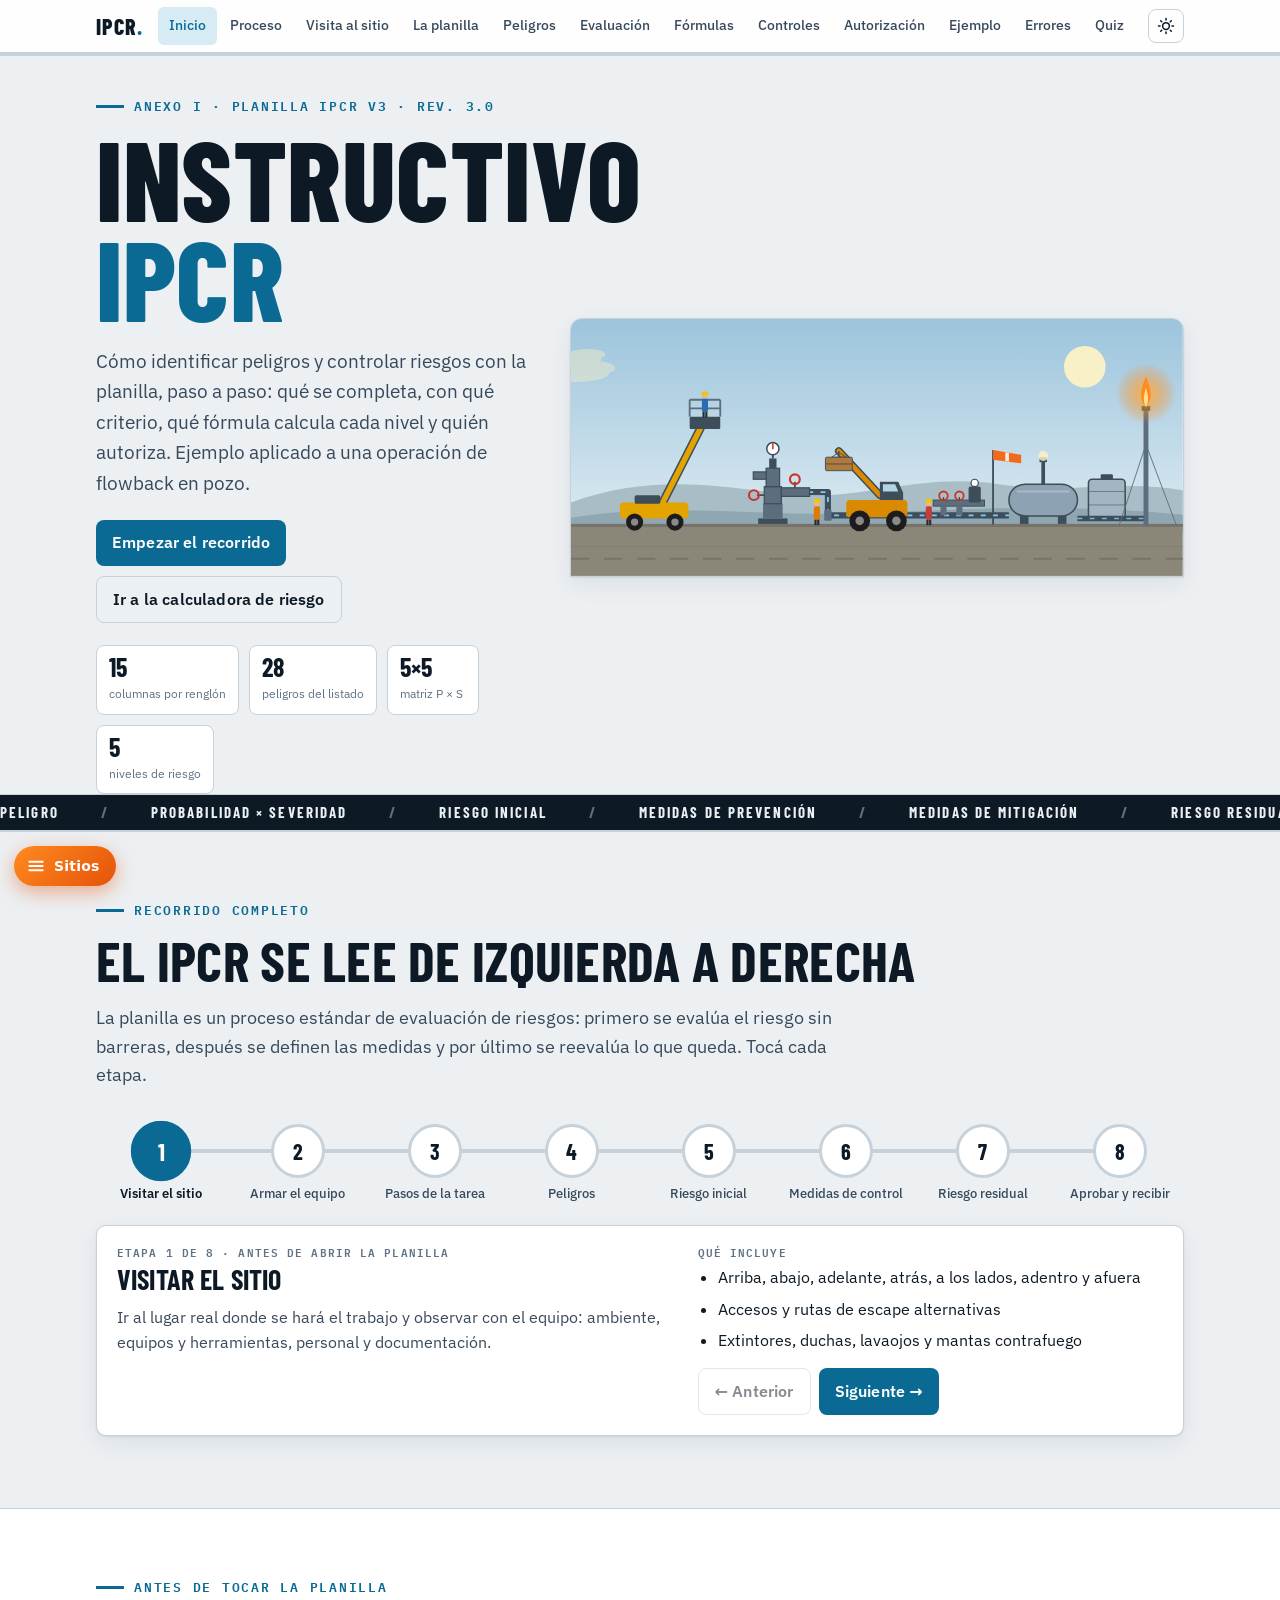
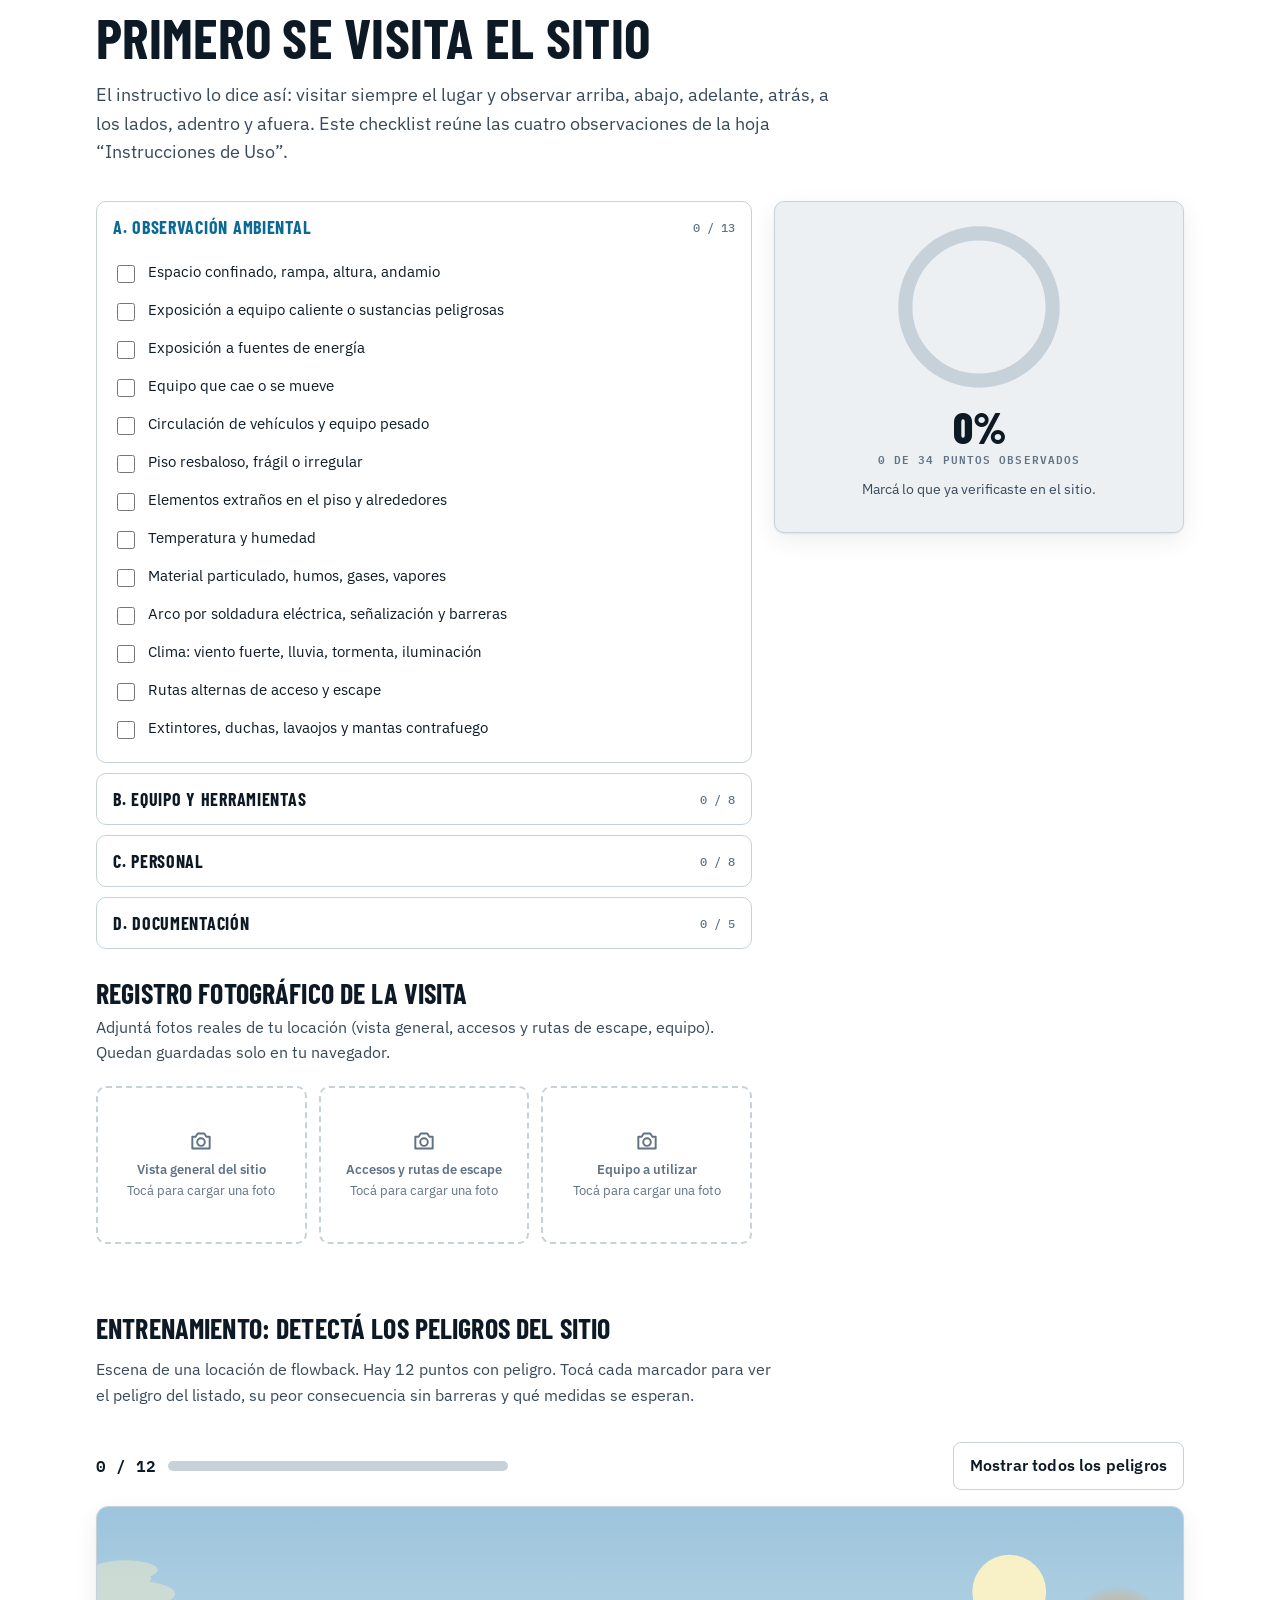
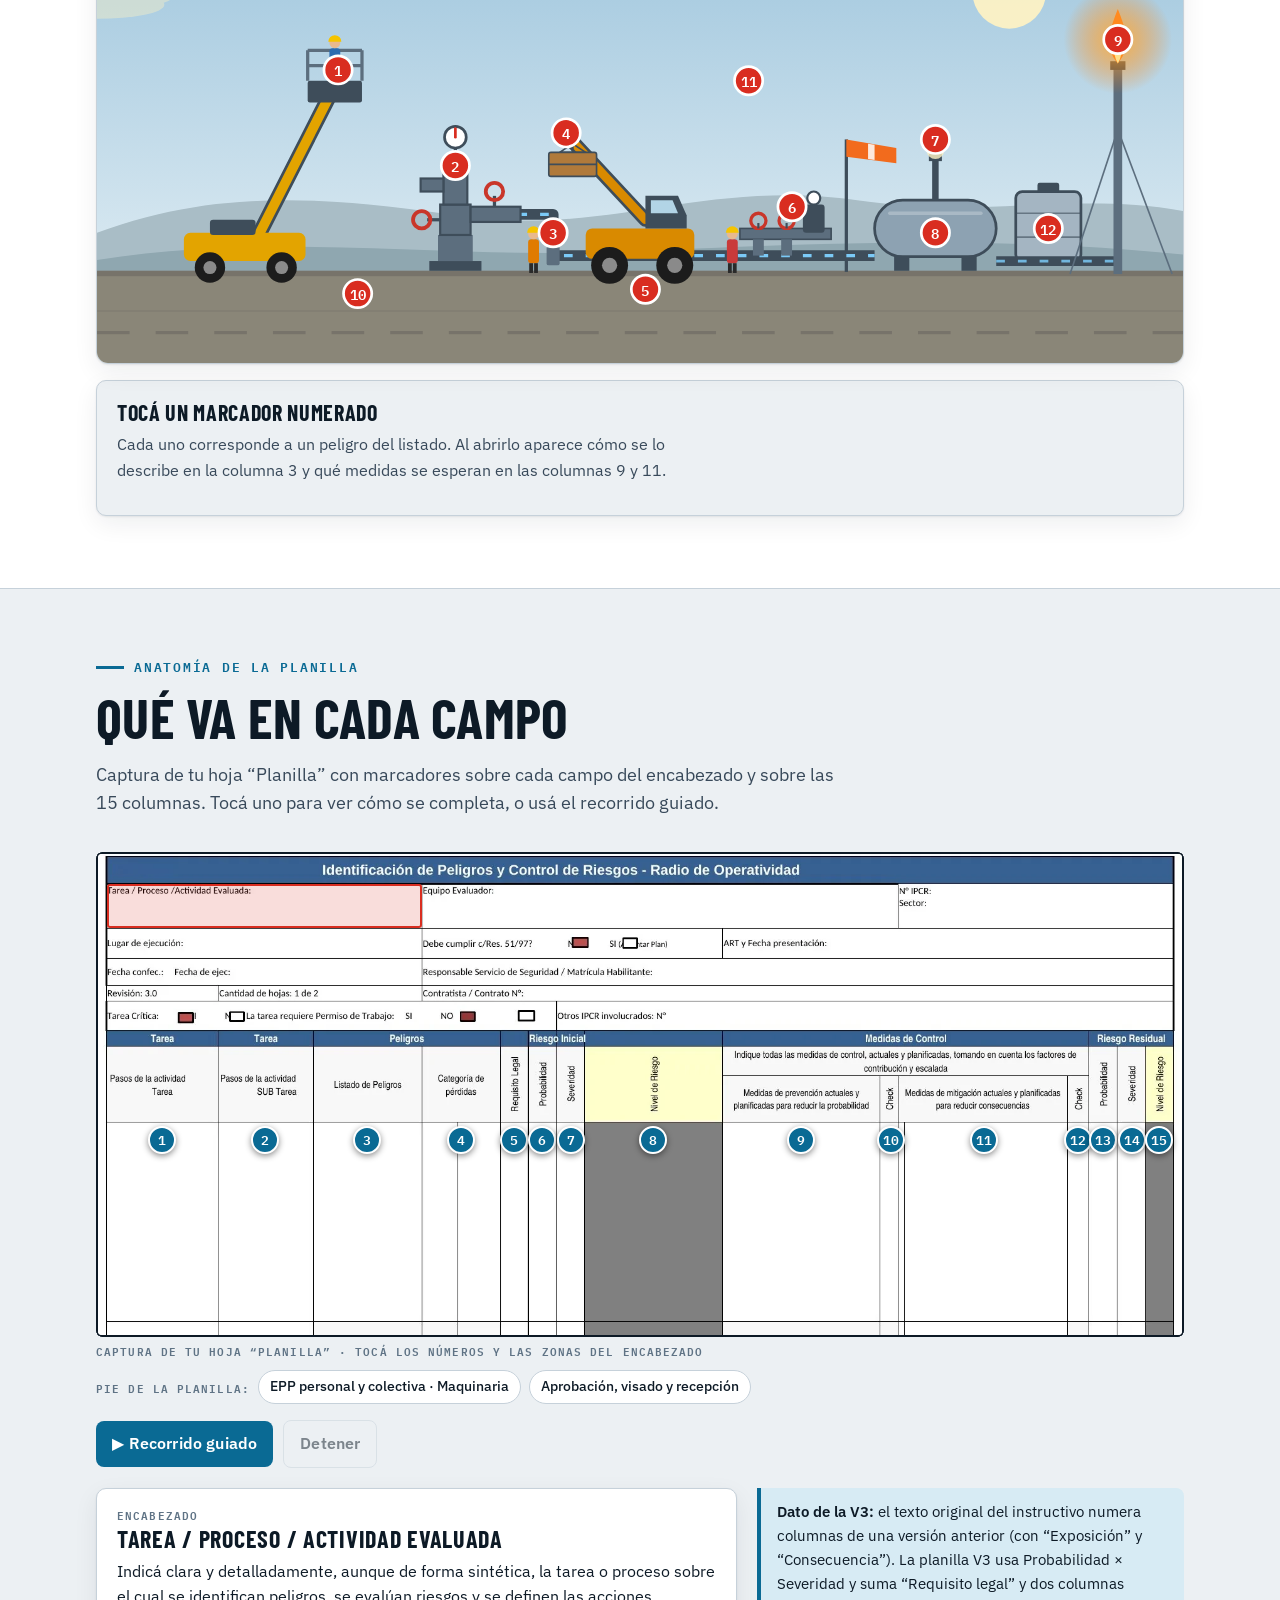
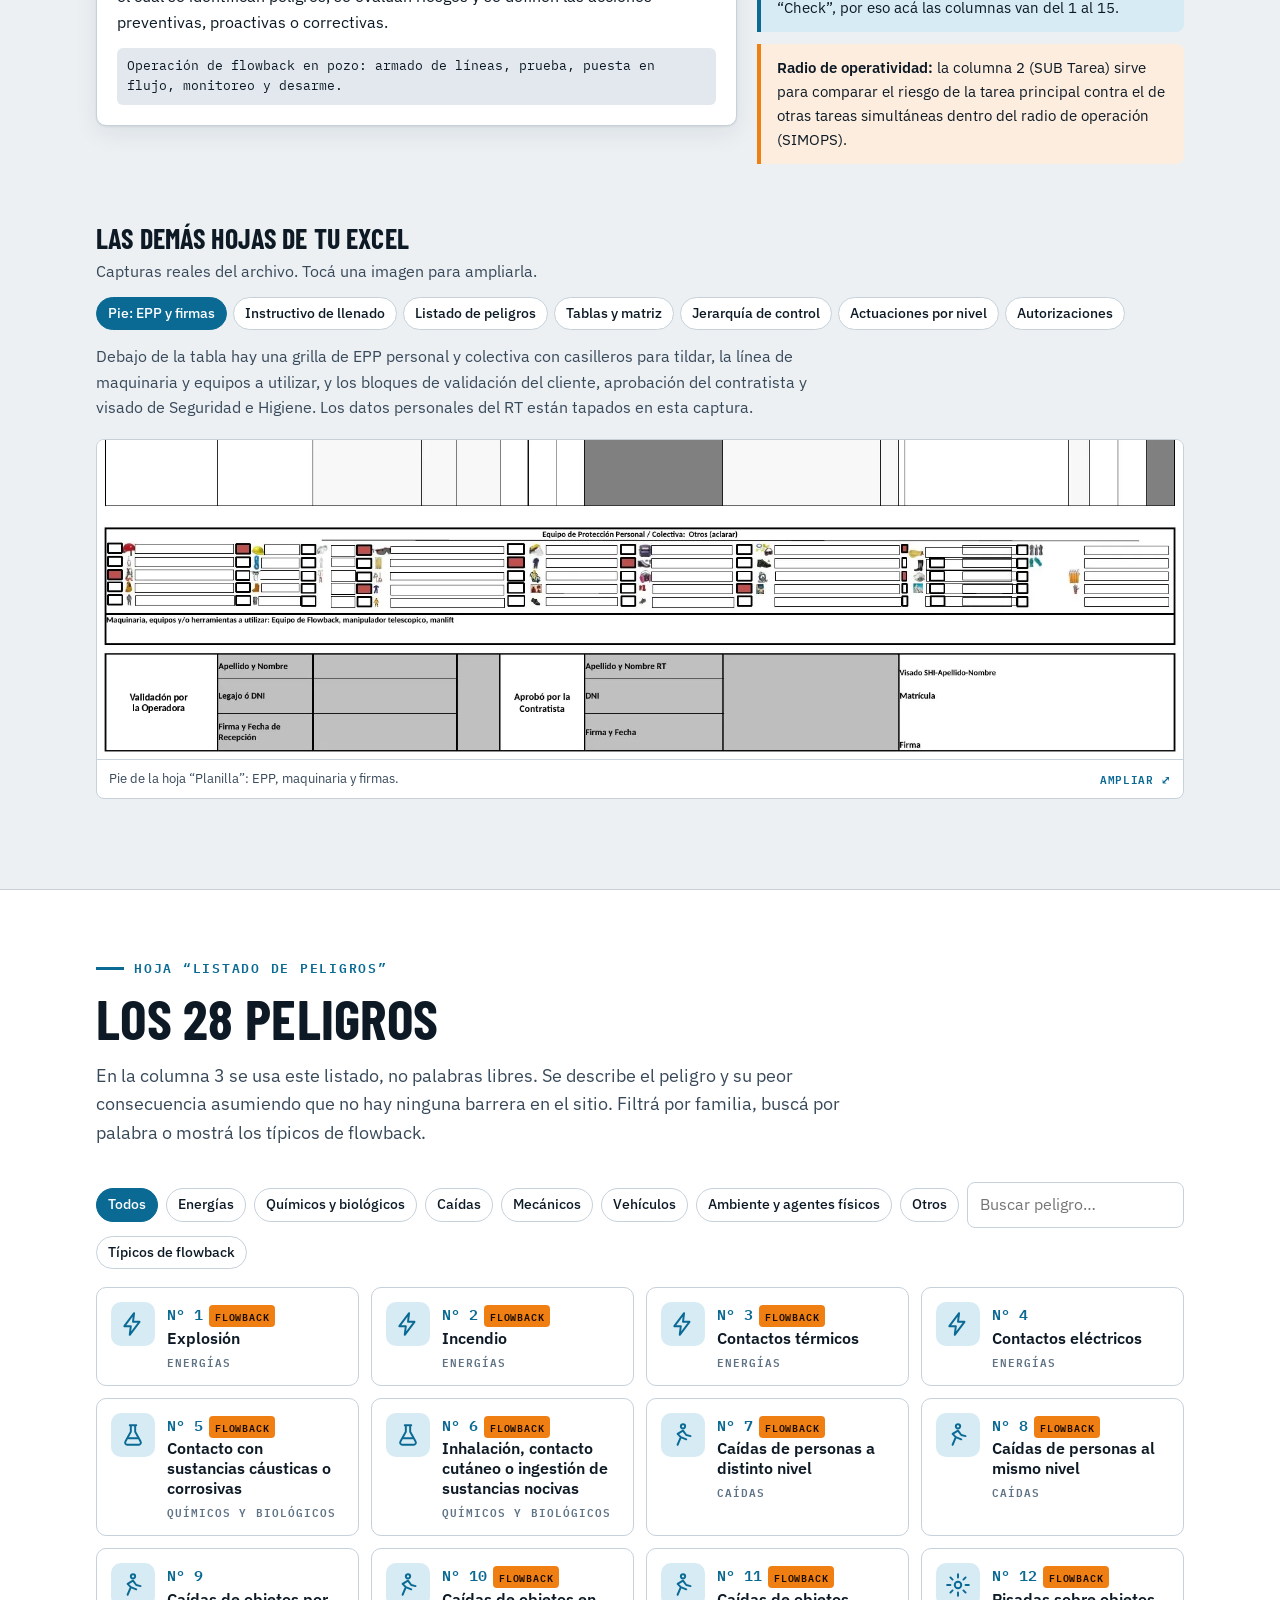
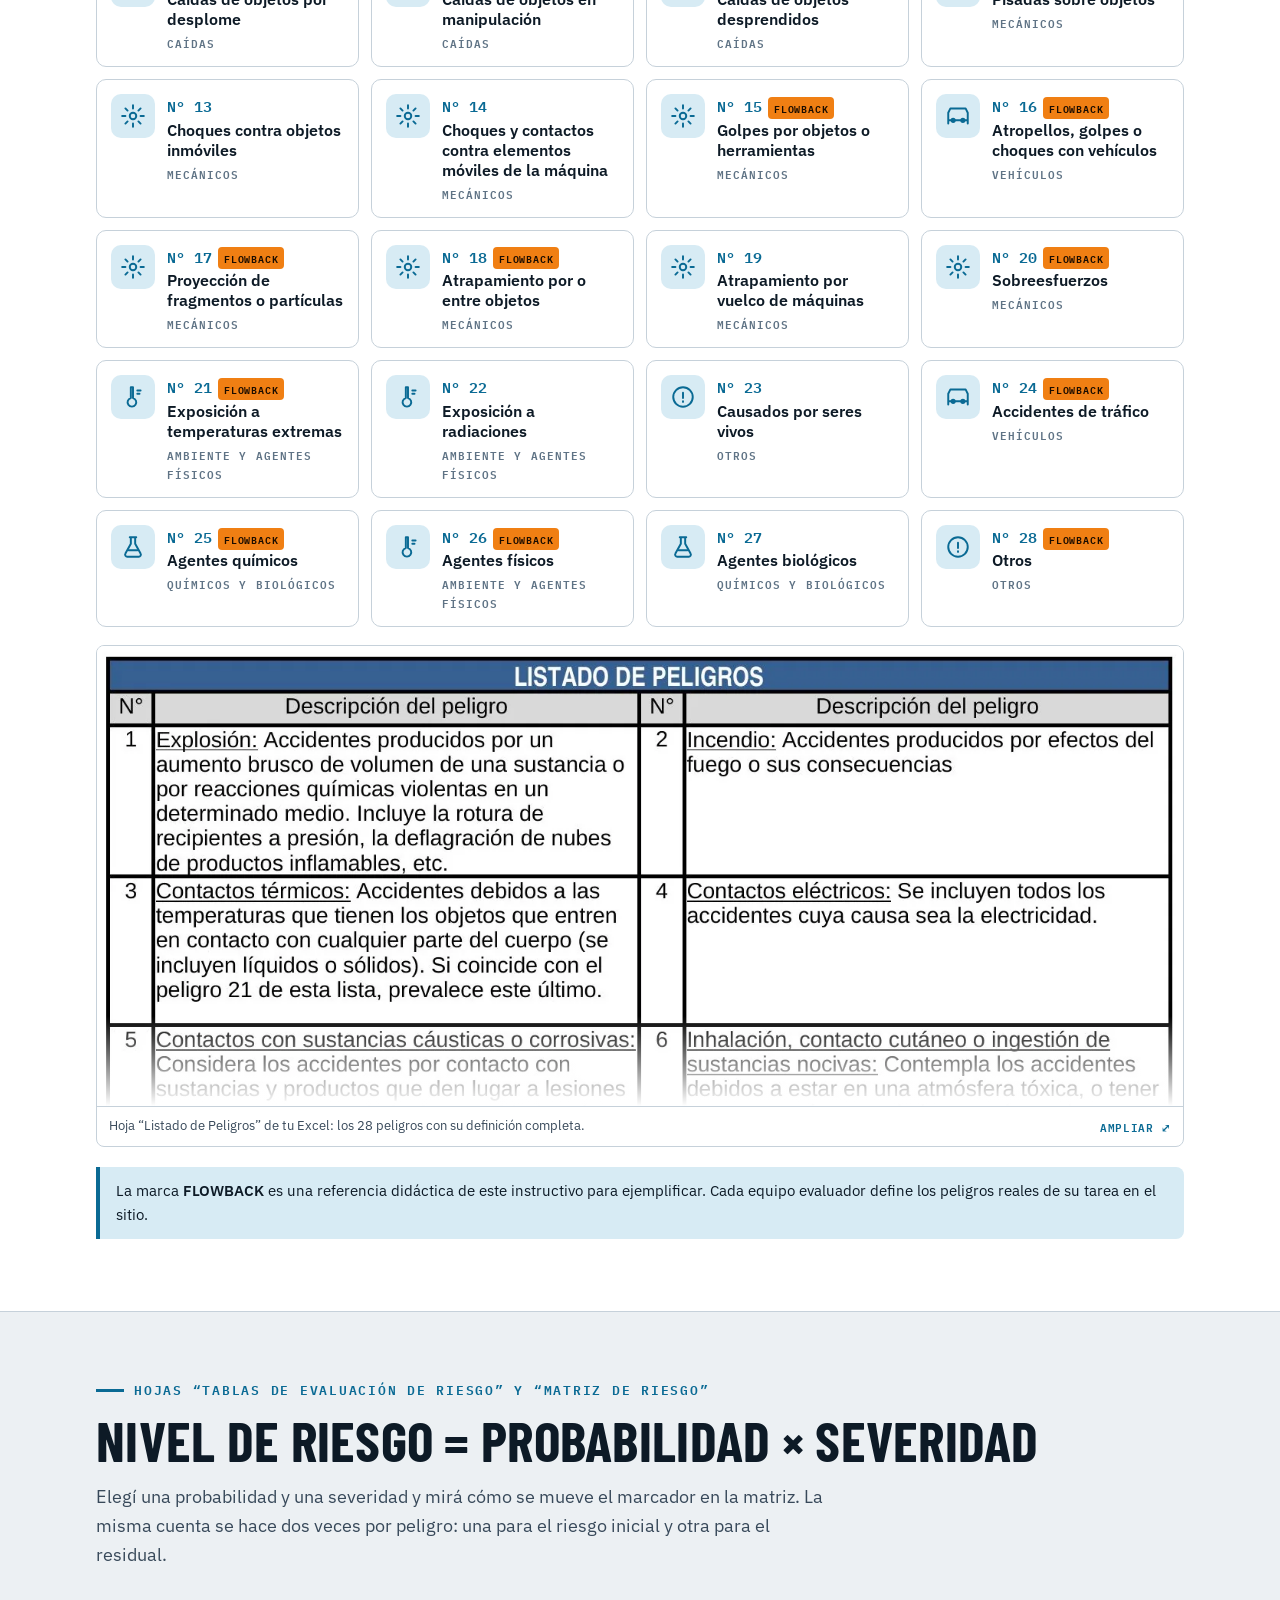
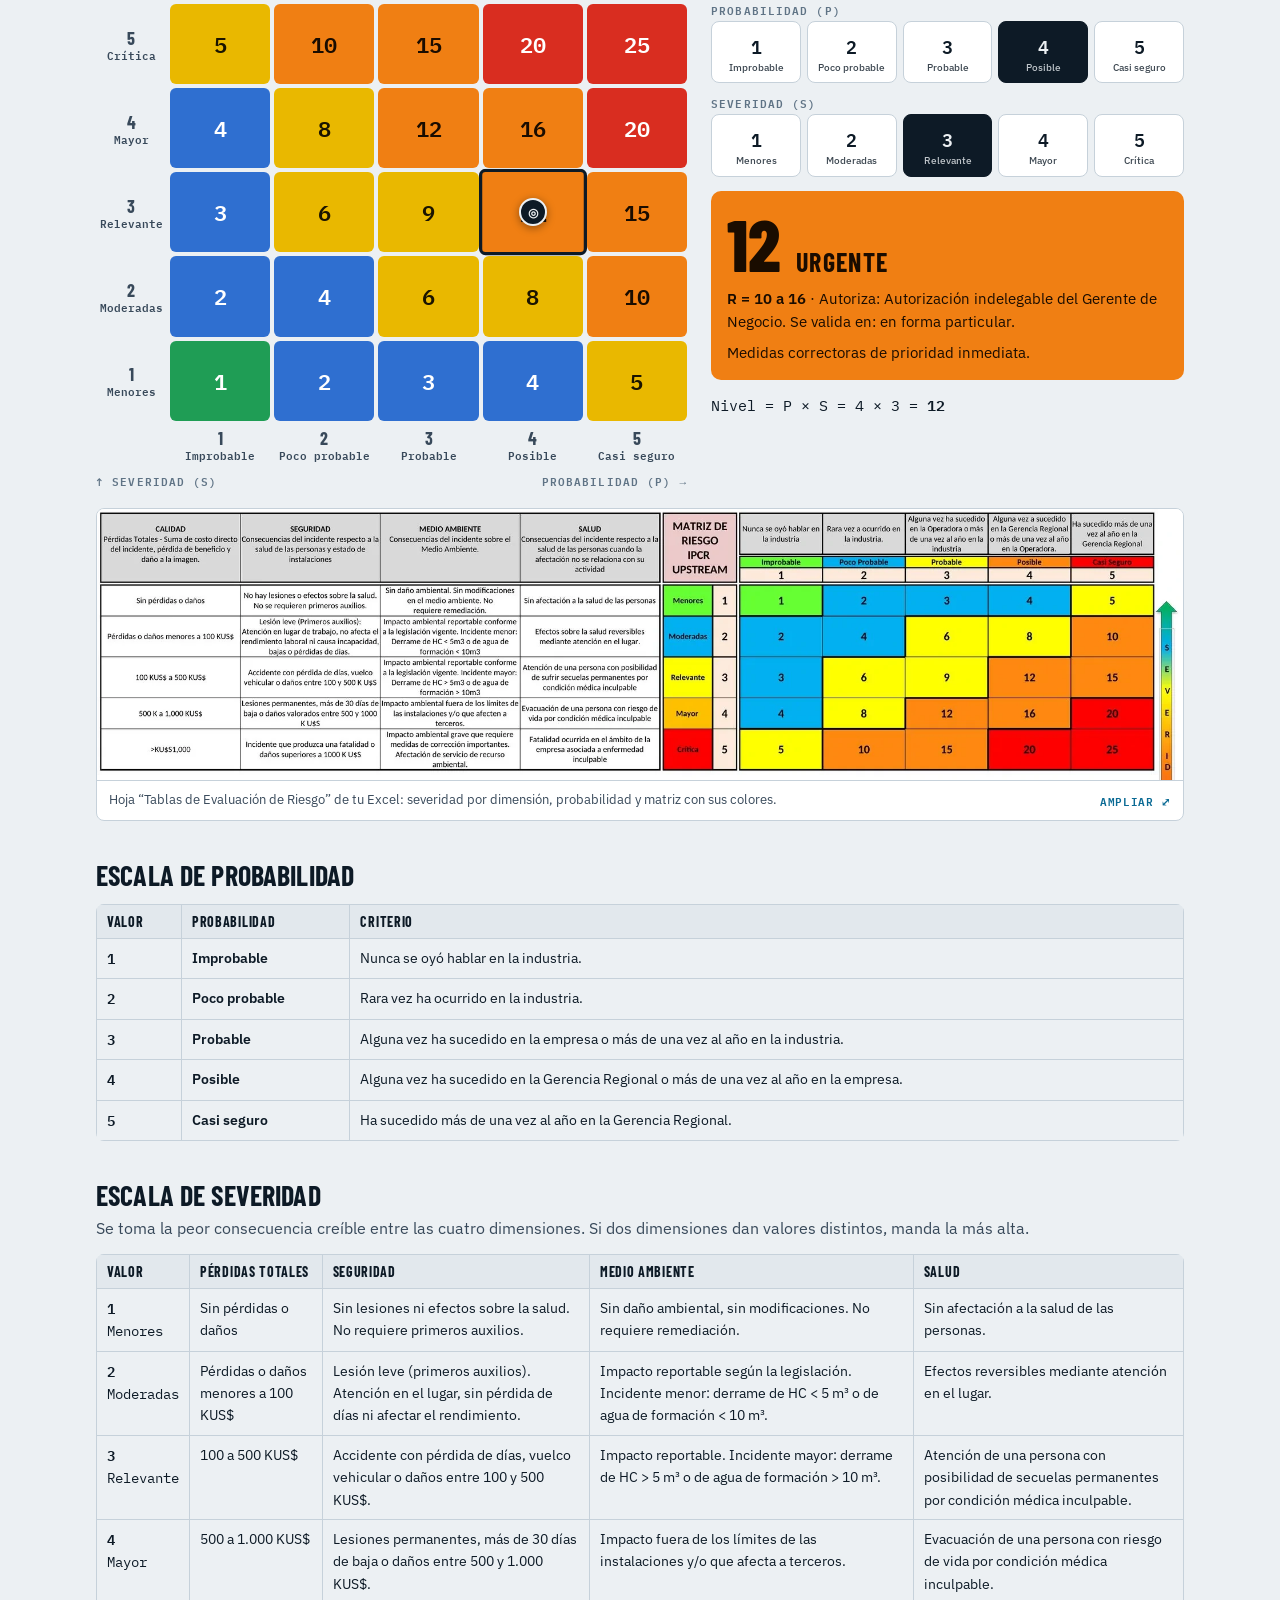
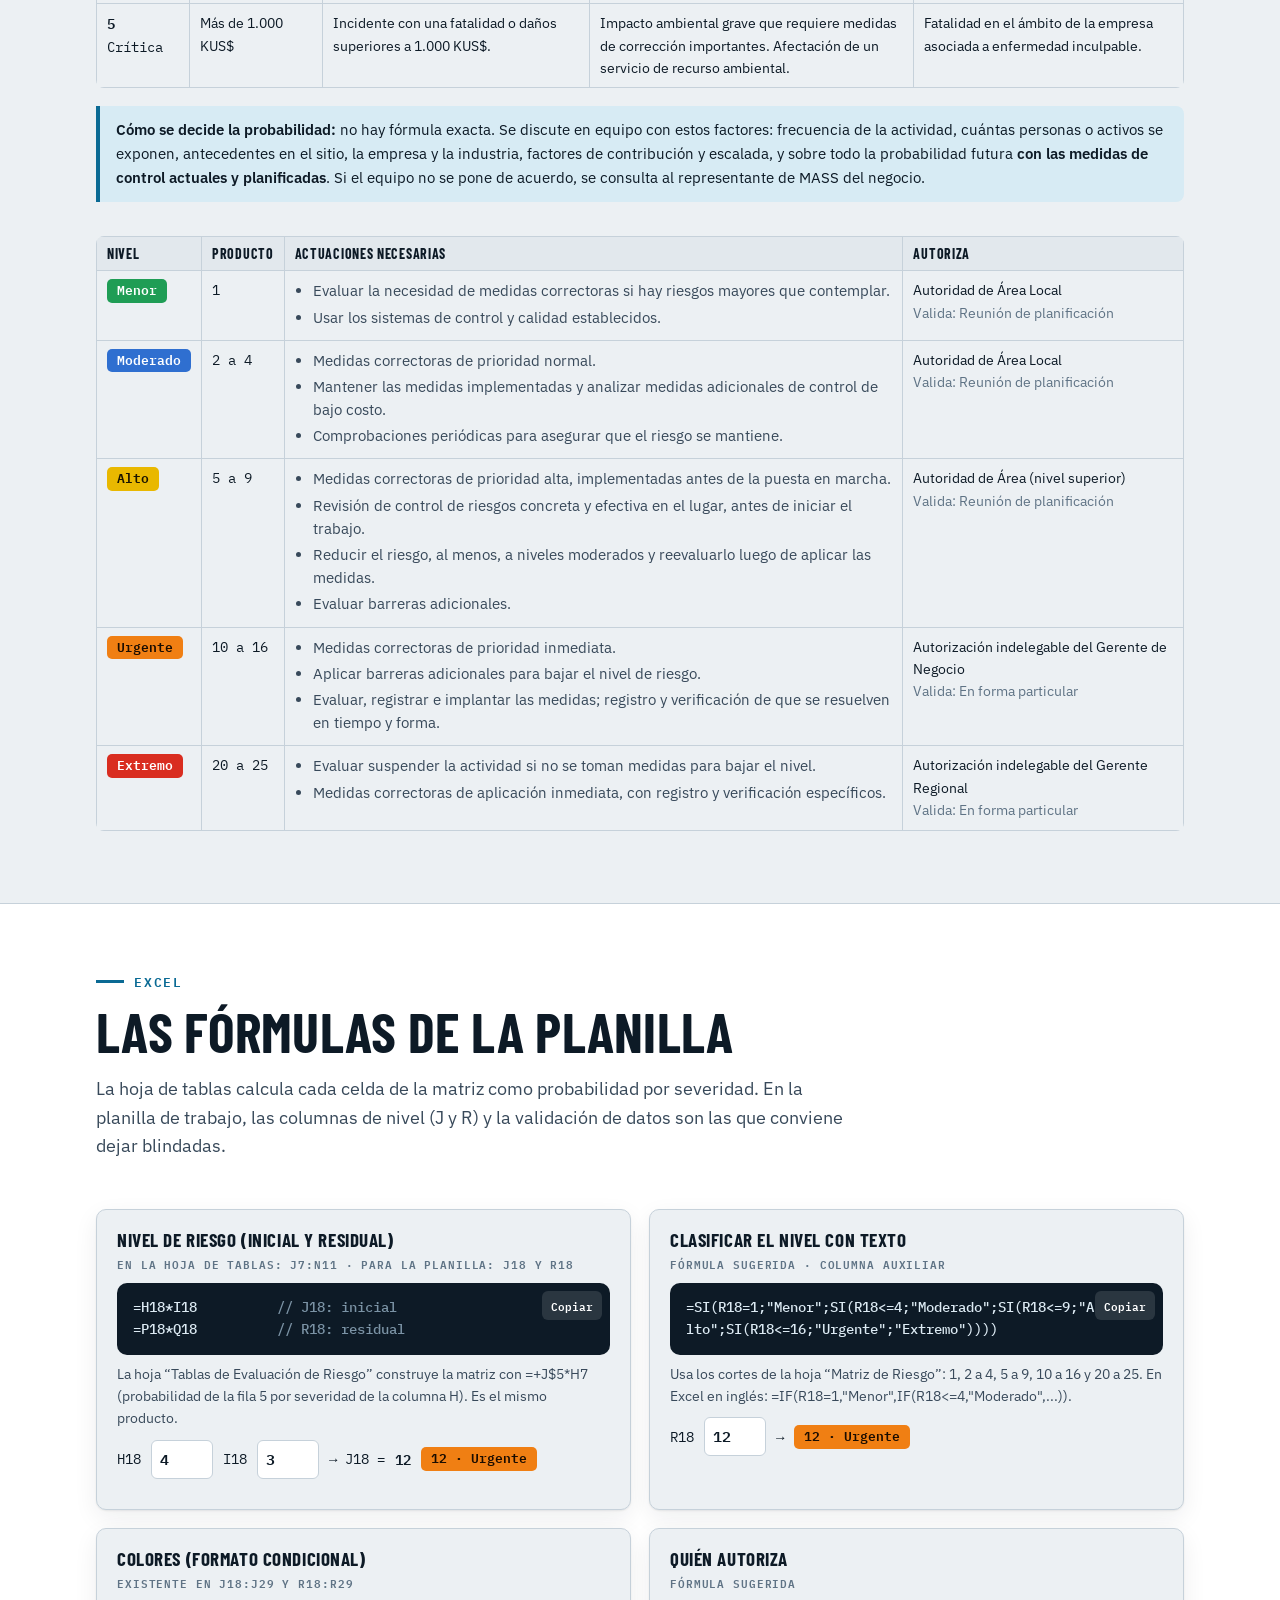
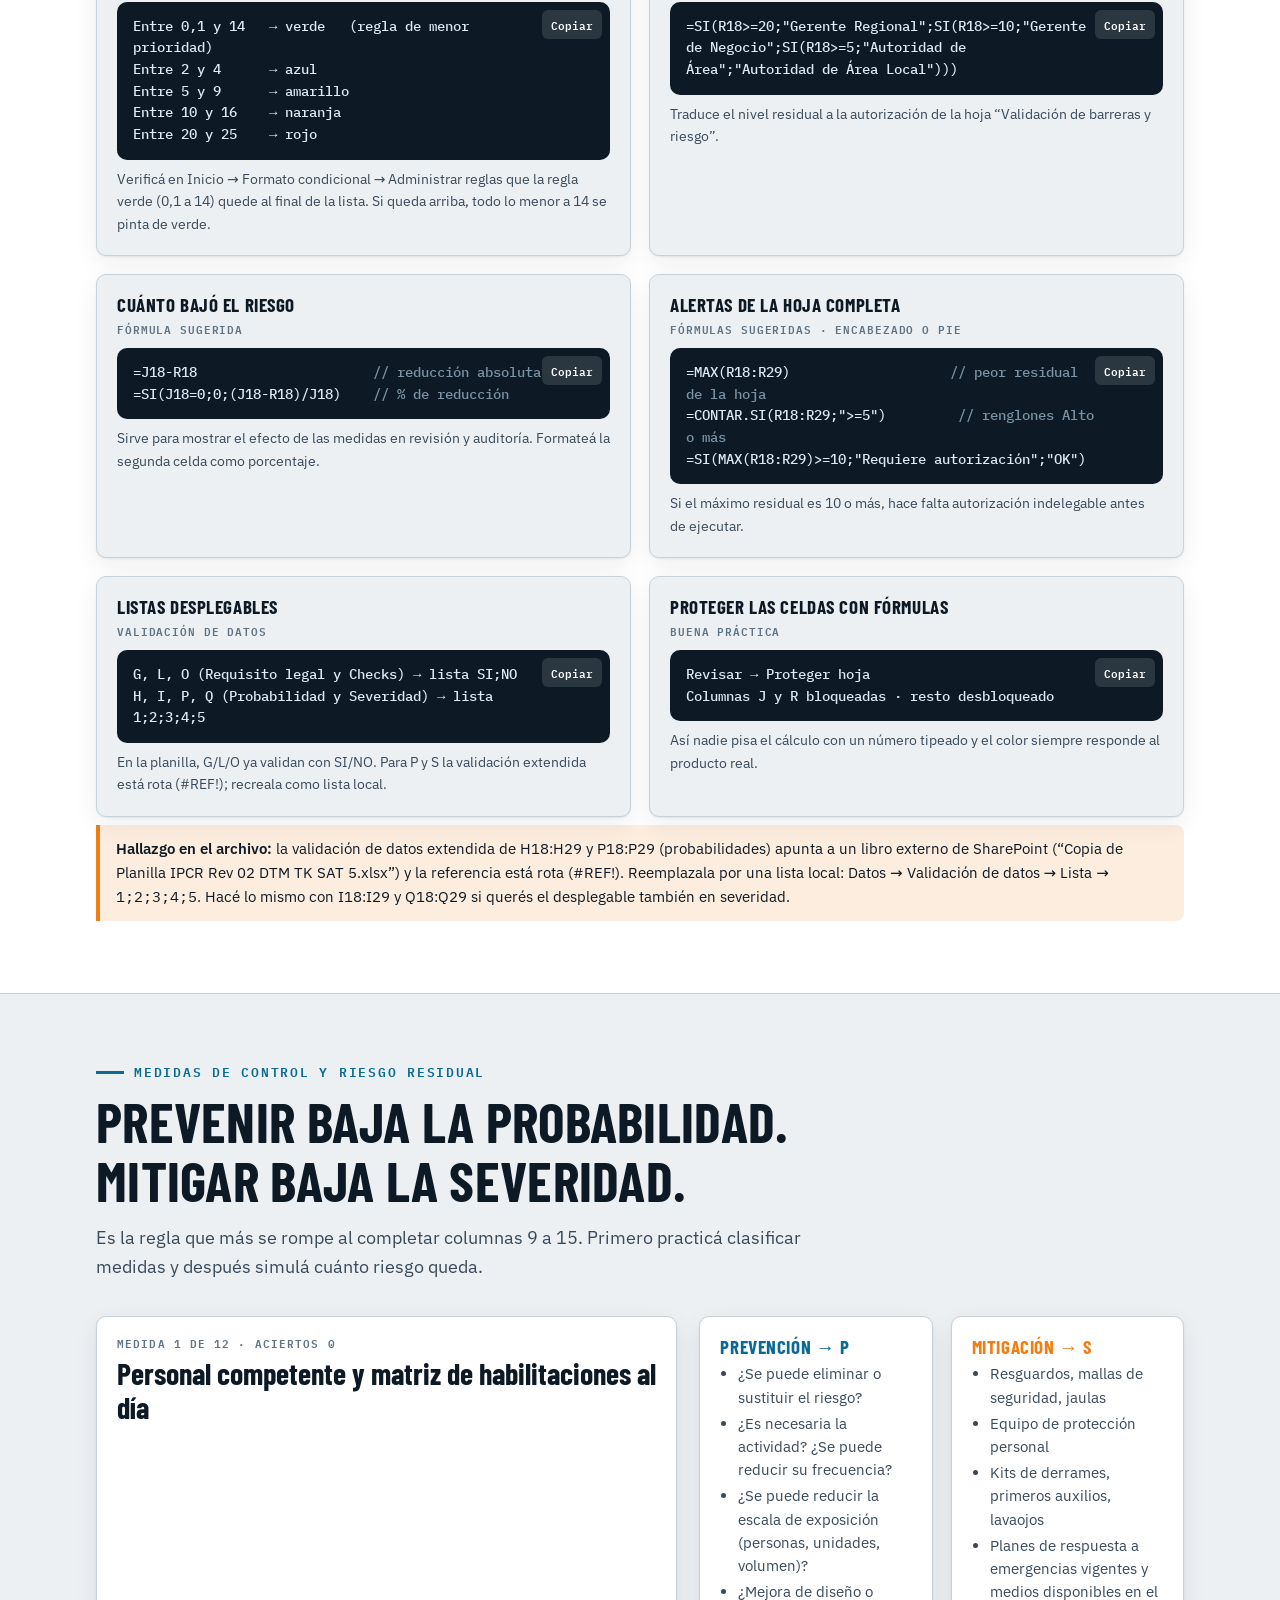
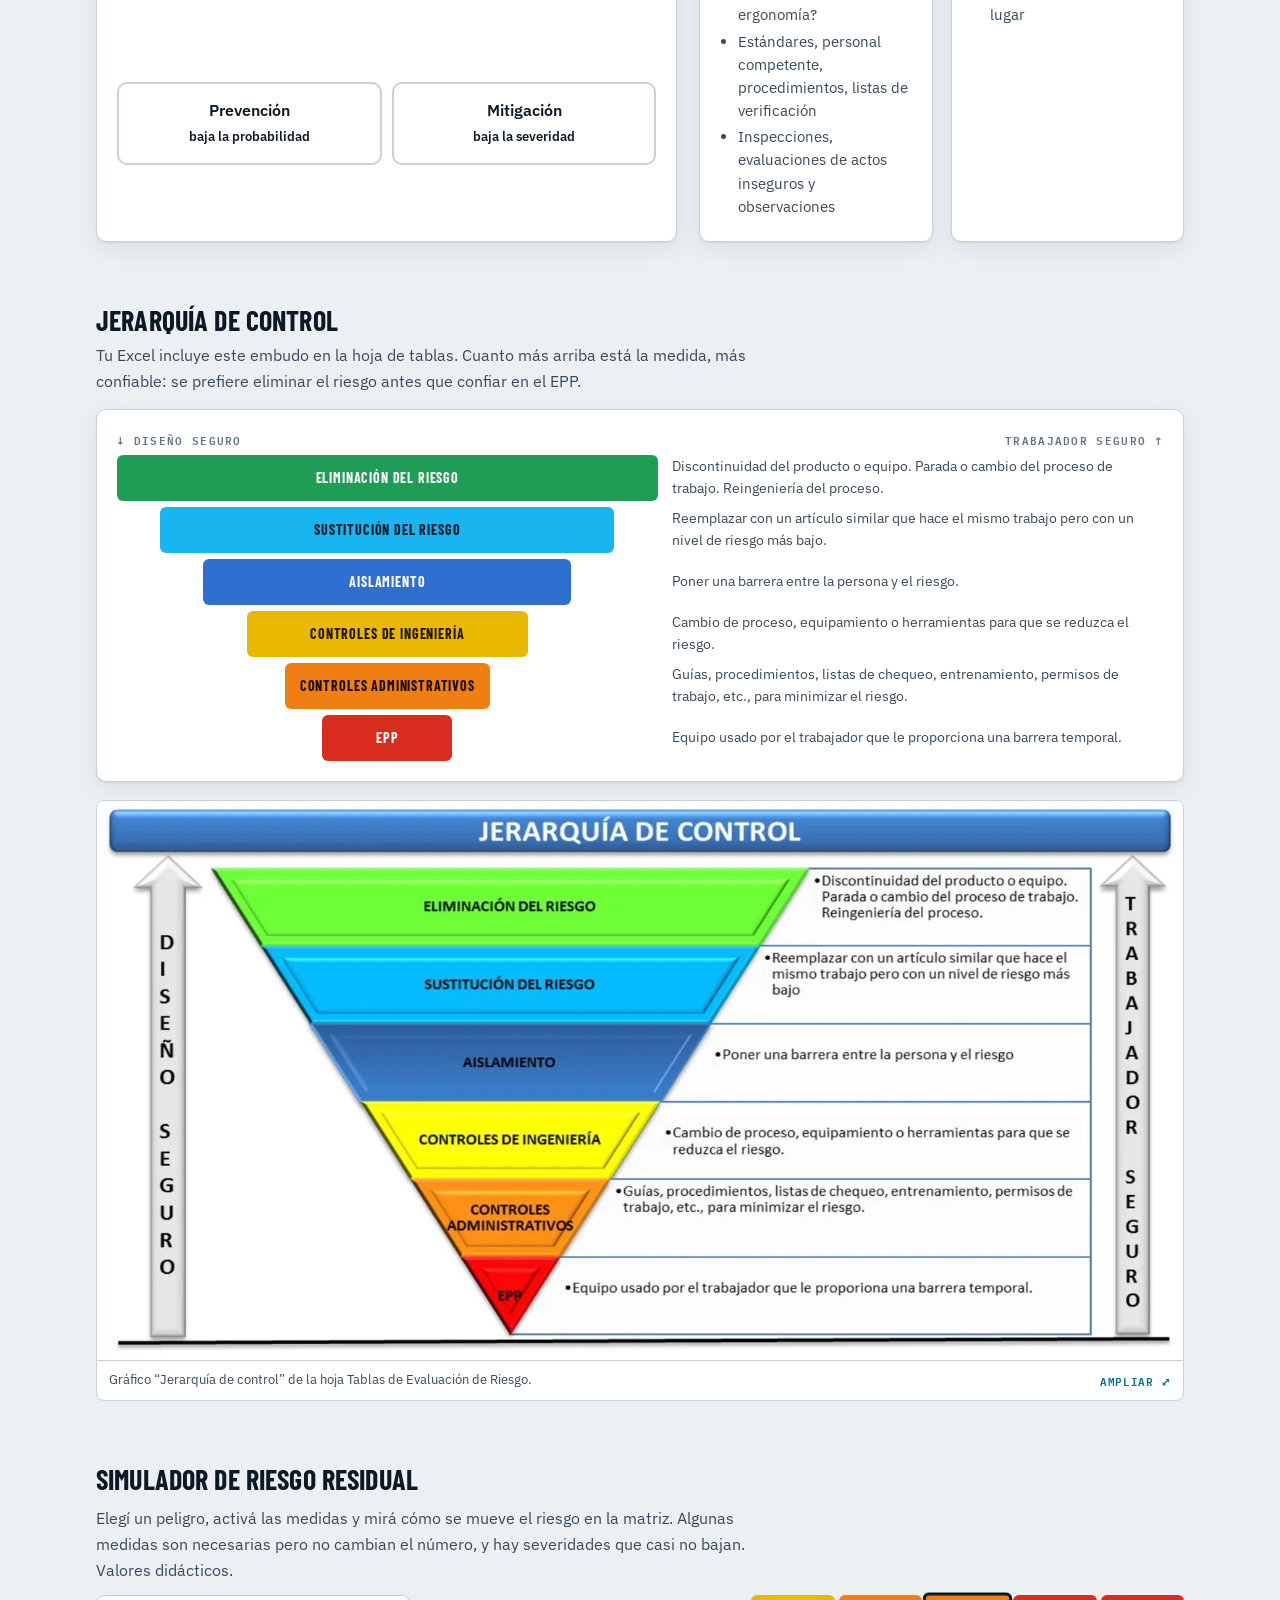
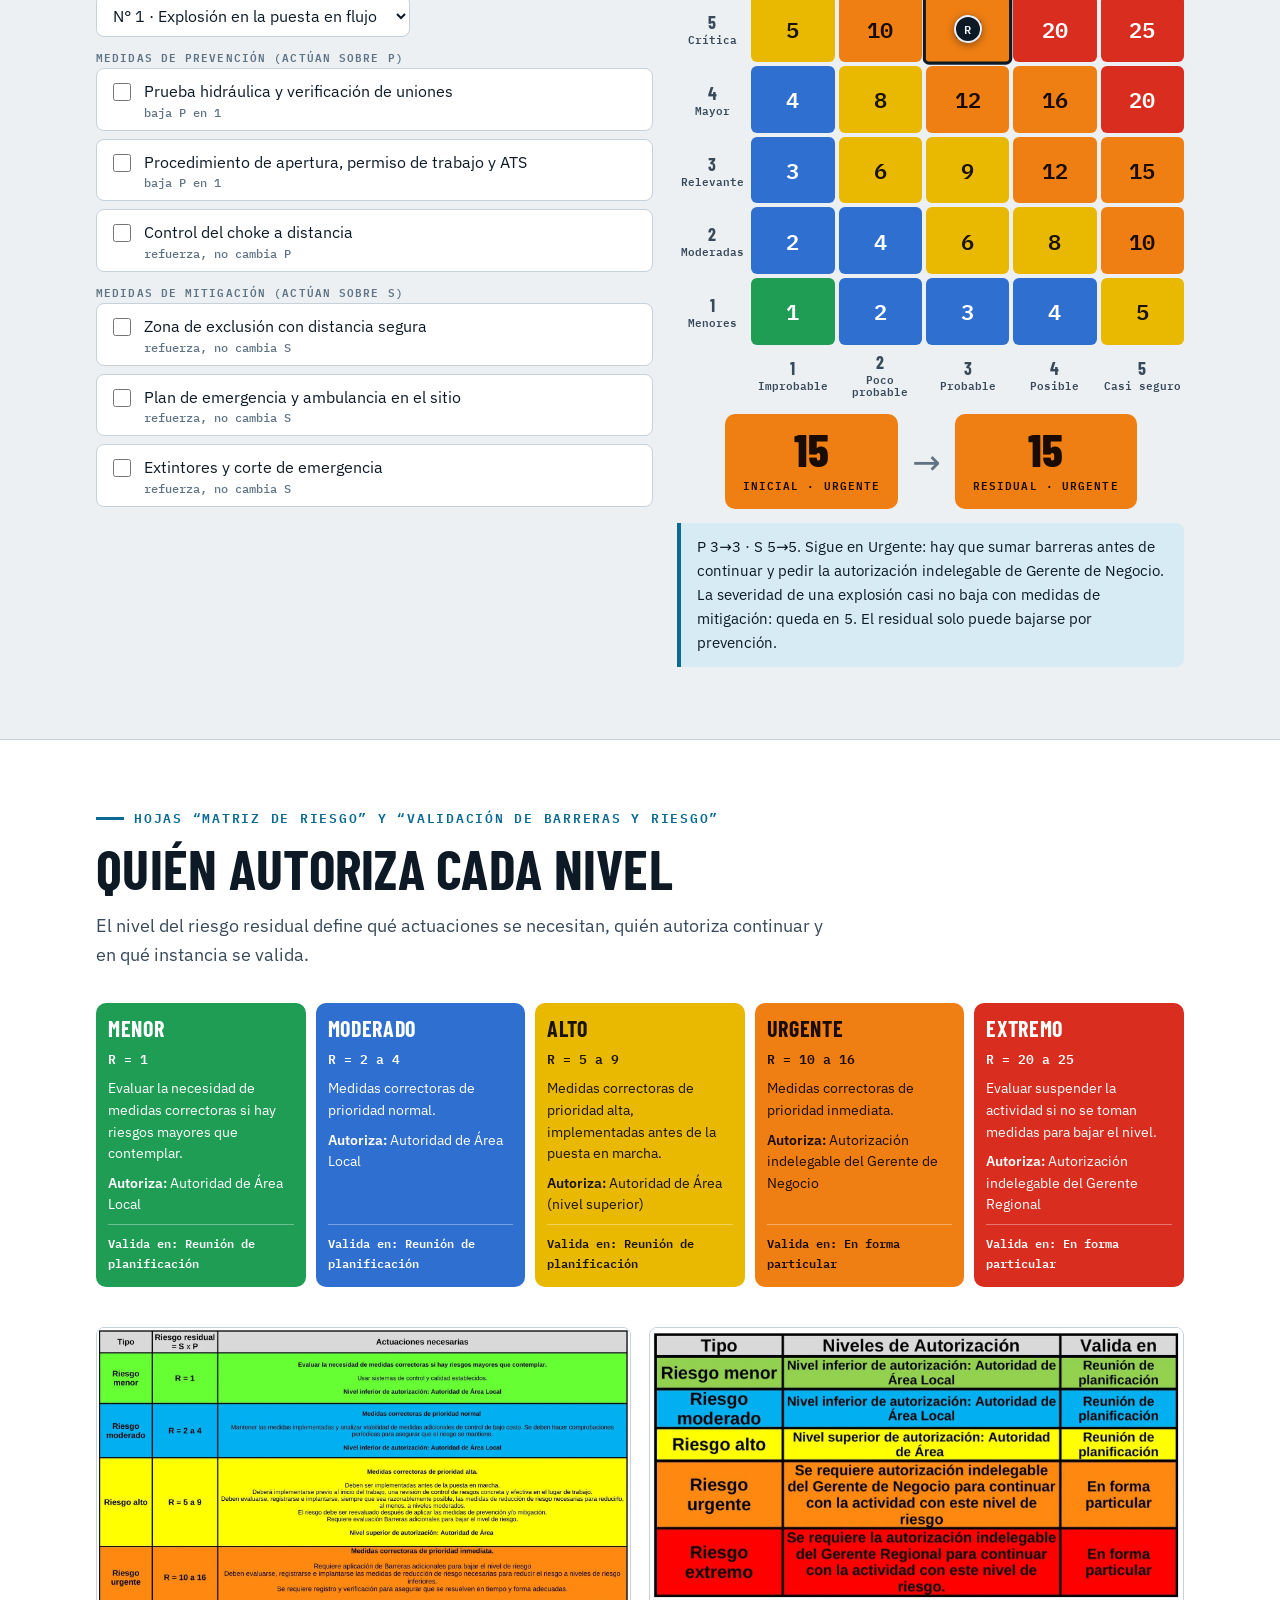
<file: instructivo-ipcr/index.html>
<!doctype html><html lang="es"><head><meta charset=utf8><meta name=viewport content="width=device-width,initial-scale=1,viewport-fit=cover"><style>:root{color-scheme:light;box-sizing:border-box;padding-top:env(safe-area-inset-top,0px);padding-bottom:env(safe-area-inset-bottom,0px)}html{scroll-padding-top:env(safe-area-inset-top,0px)}body{margin:0;padding:0;font:14px -apple-system,BlinkMacSystemFont,sans-serif;background:#fff;color:#000}img{max-width:100%}[hidden]:not([hidden=until-found i]){display:none!important}</style><link rel="manifest" href="../manifest.webmanifest"><link rel="icon" href="../assets/icons/favicon.svg" type="image/svg+xml"><link rel="apple-touch-icon" href="../assets/icons/apple-touch-icon.png"><meta name="theme-color" content="#0a1018"><meta name="description" content="Cómo identificar peligros y controlar riesgos con la planilla IPCR, paso a paso."><meta property="og:type" content="website"><meta property="og:locale" content="es_AR"><meta property="og:title" content="Instructivo IPCR"><meta property="og:description" content="Cómo identificar peligros y controlar riesgos con la planilla IPCR, paso a paso."><meta property="og:image" content="https://exertion-solutions.github.io/INDUCCION-SEGURIDAD---ESTUDIANTES-/assets/og.png"><meta name="twitter:card" content="summary_large_image"></head><body>
<title>INSTRUCTIVO IPCR</title>
<link rel="stylesheet" href="../assets/fonts.css">
<meta name="claude:viewport-fit-sides" content="cover">
<style>
/* Concepto: formulario técnico de campo. Bandas de sección sobre papel frío, tipografía de señalética industrial, color solo donde hay riesgo. */
:root{
  --bg:#ECF0F3; --surface:#FFFFFF; --surface2:#E2E8ED; --ink:#0D1A26; --ink2:#38495A; --muted:#5F7385;
  --line:#C6D1DA; --accent:#0A6A94; --accent-ink:#FFFFFF; --accent-soft:#D7EBF4;
  --r1:#1F9D55; --r2:#2F6FD0; --r3:#E9B800; --r4:#F07F13; --r5:#D92D20;
  --r1t:#fff; --r2t:#fff; --r3t:#1A1400; --r4t:#1A0C00; --r5t:#fff;
  --sky1:#9CC4DC; --sky2:#EAF3F7; --sun:#FFF3C4; --hill1:#A9BDC6; --hill2:#8FA7B0; --ground:#8A8678; --ground2:#77736A;
  --steel:#5C6E7E; --steel2:#3E4D5A; --valve:#C9362A; --lift:#E3A400; --tele:#D98A00; --vessel:#8DA2B2; --vessel2:#A4B5C2; --load:#B07A3B;
  --shadow:0 1px 2px rgba(13,26,38,.08),0 8px 24px rgba(13,26,38,.07);
  --f-d:"Barlow Condensed","Arial Narrow",Impact,sans-serif; --f-b:"IBM Plex Sans",system-ui,-apple-system,"Segoe UI",sans-serif; --f-m:"IBM Plex Mono",ui-monospace,Menlo,Consolas,monospace;
}
@media (prefers-color-scheme:dark){:root:not([data-theme="light"]){
  --bg:#08121B; --surface:#0F1D29; --surface2:#16283A; --ink:#E7EFF5; --ink2:#B5C5D2; --muted:#8AA0B1;
  --line:#243B4E; --accent:#4DB8E4; --accent-ink:#04141D; --accent-soft:#0F2B3B;
  --r1:#2BBF6E; --r2:#5C9BFF; --r3:#F2C21A; --r4:#FF923A; --r5:#FF5A4D;
  --sky1:#0C2233; --sky2:#27465E; --sun:#DDE8F0; --hill1:#1E3445; --hill2:#16293A; --ground:#2B3237; --ground2:#222A2F;
  --steel:#8CA0B0; --steel2:#6C8192; --valve:#FF5A4D; --vessel:#4E6578; --vessel2:#5F788C; --load:#C99552;
  --shadow:0 1px 2px rgba(0,0,0,.4),0 8px 24px rgba(0,0,0,.35); color-scheme:dark;}}
:root[data-theme="dark"]{
  --bg:#08121B; --surface:#0F1D29; --surface2:#16283A; --ink:#E7EFF5; --ink2:#B5C5D2; --muted:#8AA0B1;
  --line:#243B4E; --accent:#4DB8E4; --accent-ink:#04141D; --accent-soft:#0F2B3B;
  --r1:#2BBF6E; --r2:#5C9BFF; --r3:#F2C21A; --r4:#FF923A; --r5:#FF5A4D;
  --sky1:#0C2233; --sky2:#27465E; --sun:#DDE8F0; --hill1:#1E3445; --hill2:#16293A; --ground:#2B3237; --ground2:#222A2F;
  --steel:#8CA0B0; --steel2:#6C8192; --valve:#FF5A4D; --vessel:#4E6578; --vessel2:#5F788C; --load:#C99552;
  --shadow:0 1px 2px rgba(0,0,0,.4),0 8px 24px rgba(0,0,0,.35); color-scheme:dark;}

*{box-sizing:border-box}
html{scroll-behavior:smooth;scroll-padding-top:64px}
body{background:var(--bg);color:var(--ink);font:400 16px/1.6 var(--f-b);margin:0;-webkit-font-smoothing:antialiased}
h1,h2,h3,h4{font-family:var(--f-d);font-weight:700;line-height:1.05;margin:0;text-wrap:balance;letter-spacing:.005em}
h2{font-size:clamp(34px,5.4vw,56px);text-transform:uppercase}
h3{font-size:clamp(22px,3vw,28px);text-transform:uppercase}
h4{font-size:19px;text-transform:uppercase;letter-spacing:.03em}
p{margin:0 0 12px}
a{color:var(--accent)}
button{font:inherit;color:inherit;cursor:pointer}
:focus-visible{outline:3px solid var(--accent);outline-offset:2px;border-radius:4px}
.mono{font-family:var(--f-m);font-variant-numeric:tabular-nums}
.wrap{max-width:1120px;margin:0 auto;padding-left:max(16px,env(safe-area-inset-left,0px));padding-right:max(16px,env(safe-area-inset-right,0px))}
section.band{padding-block:72px;border-top:1px solid var(--line)}
section.band.alt{background:var(--surface)}
.eyebrow{font:600 12.5px/1 var(--f-m);letter-spacing:.14em;text-transform:uppercase;color:var(--accent);display:flex;gap:10px;align-items:center;margin-bottom:14px}
.eyebrow::before{content:"";width:28px;height:3px;background:var(--accent);display:block}
.lede{font-size:18px;color:var(--ink2);max-width:68ch;margin-top:14px}
.sec-head{margin-bottom:34px}
.grid{display:grid;gap:18px}
.card{background:var(--surface);border:1px solid var(--line);border-radius:10px;padding:20px;box-shadow:var(--shadow);min-width:0}
.alt .card{background:var(--bg)}
.btn{background:var(--accent);color:var(--accent-ink);border:0;border-radius:8px;padding:10px 16px;font-weight:600;letter-spacing:.01em}
.btn.ghost{background:transparent;color:var(--ink);border:1.5px solid var(--line)}
.btn.ghost:hover{border-color:var(--accent);color:var(--accent)}
.btn:disabled{opacity:.5;cursor:default}
.chip{display:inline-flex;align-items:center;gap:6px;padding:5px 11px;border-radius:99px;border:1.5px solid var(--line);background:var(--surface);font-size:13.5px;font-weight:500;cursor:pointer}
.chip[aria-pressed="true"]{background:var(--accent);color:var(--accent-ink);border-color:var(--accent)}
.note{border-left:4px solid var(--accent);background:var(--accent-soft);padding:12px 16px;border-radius:0 8px 8px 0;font-size:15px}
.note.warn{border-color:var(--r4);background:color-mix(in srgb,var(--r4) 14%,var(--surface))}
.note b{font-weight:600}
.lv{display:inline-block;padding:2px 10px;border-radius:5px;font:600 13px/1.5 var(--f-m);white-space:nowrap}
.lv1{background:var(--r1);color:var(--r1t)}.lv2{background:var(--r2);color:var(--r2t)}.lv3{background:var(--r3);color:var(--r3t)}.lv4{background:var(--r4);color:var(--r4t)}.lv5{background:var(--r5);color:var(--r5t)}
.tagsm{font:600 11px/1 var(--f-m);letter-spacing:.1em;text-transform:uppercase;color:var(--muted)}
.rv{transform:translateY(14px);transition:transform .7s cubic-bezier(.2,.7,.2,1)}
.rv.in{transform:none}

/* top bar */
.topbar{position:sticky;top:env(safe-area-inset-top,0px);z-index:50;background:color-mix(in srgb,var(--surface) 92%,transparent);backdrop-filter:blur(10px);border-bottom:1px solid var(--line)}
.topbar .wrap{display:flex;align-items:center;gap:14px;height:52px}
.brand{font:800 22px/1 var(--f-d);letter-spacing:.06em;white-space:nowrap}
.brand span{color:var(--accent)}
.nav{display:flex;gap:2px;overflow-x:auto;scrollbar-width:none;flex:1;min-width:0}
.nav::-webkit-scrollbar{display:none}
.nav a{white-space:nowrap;text-decoration:none;color:var(--ink2);font-size:13.5px;font-weight:500;padding:8px 11px;border-radius:6px}
.nav a:hover{background:var(--surface2)}
.nav a.on{color:var(--accent);background:var(--accent-soft)}
.themebtn{border:1.5px solid var(--line);background:transparent;border-radius:8px;width:36px;height:34px;display:grid;place-items:center}
.progress{height:3px;background:var(--line)}
.progress i{display:block;height:100%;width:0;background:var(--accent);transition:width .15s}

/* hero */
.hero{padding-top:44px;padding-bottom:0;border:0}
.hero-grid{display:grid;grid-template-columns:minmax(0,5fr) minmax(0,7fr);gap:36px;align-items:center}
.hero h1{font-size:clamp(54px,9.4vw,112px);text-transform:uppercase;font-weight:800;line-height:.9}
.hero h1 em{font-style:normal;color:var(--accent);display:block}
.hero .sub{font-size:19px;color:var(--ink2);max-width:44ch;margin:18px 0 22px}
.stats{display:flex;flex-wrap:wrap;gap:10px;margin-top:22px}
.stat{border:1.5px solid var(--line);background:var(--surface);border-radius:8px;padding:8px 12px;min-width:92px}
.stat b{font:700 26px/1 var(--f-d);display:block}
.stat span{font-size:12px;color:var(--muted)}
.scene{position:relative;border-radius:12px;overflow:hidden;border:1px solid var(--line);box-shadow:var(--shadow);background:var(--sky2)}
.scene svg{display:block;width:100%;height:auto}
.hero .scene{margin-bottom:-1px;border-radius:12px 12px 0 0}
.marq{overflow:hidden;background:var(--ink);color:var(--bg);border-block:1px solid var(--line)}
.marq div{display:flex;gap:42px;white-space:nowrap;padding:10px 0;font:700 15px/1 var(--f-d);letter-spacing:.14em;text-transform:uppercase;width:max-content;animation:marq 38s linear infinite}
.marq span::after{content:"/";margin-left:42px;opacity:.4}
@keyframes marq{to{transform:translateX(-50%)}}

/* svg scene animation */
@keyframes flame{0%,100%{transform:scale(1,1) skewX(0)}25%{transform:scale(.92,1.12) skewX(-3deg)}50%{transform:scale(1.06,.93) skewX(2deg)}75%{transform:scale(.96,1.08) skewX(-2deg)}}
@keyframes sway{0%{transform:rotate(-1.6deg)}100%{transform:rotate(1.6deg)}}
@keyframes liftload{0%{transform:translateY(0)}100%{transform:translateY(-7px)}}
@keyframes dash{to{stroke-dashoffset:-40}}
@keyframes puff{0%{transform:translate(0,0) scale(.4);opacity:.0}20%{opacity:.7}100%{transform:translate(10px,-46px) scale(1.5);opacity:0}}
@keyframes cloud{from{transform:translateX(-120px)}to{transform:translateX(1120px)}}
@keyframes sock{0%,100%{transform:rotate(-6deg)}50%{transform:rotate(7deg)}}
@keyframes needle{0%,100%{transform:rotate(-30deg)}50%{transform:rotate(18deg)}}
@keyframes ring{0%{r:12;opacity:.8}100%{r:30;opacity:0}}
@keyframes wheel{to{transform:rotate(360deg)}}
.flame{transform-origin:940px 142px;animation:flame .7s ease-in-out infinite}
.flame2{transform-origin:940px 142px;animation:flame .5s ease-in-out infinite reverse}
.boom{transform-origin:150px 300px;animation:sway 5s ease-in-out infinite alternate}
.tboom{animation:liftload 3.4s ease-in-out infinite alternate}
.flow{stroke-dasharray:8 12;animation:dash 1.1s linear infinite}
.puff{animation:puff 3.2s ease-out infinite}
.cloud{animation:cloud 90s linear infinite}
.sockg{transform-origin:690px 214px;animation:sock 3s ease-in-out infinite}
.needle{transform-origin:330px 212px;animation:needle 4s ease-in-out infinite}
.pin{cursor:pointer}
.pin circle.ring{fill:none;stroke:var(--r5);stroke-width:2;animation:ring 1.8s ease-out infinite}
.pin circle.dot{fill:var(--r5);stroke:#fff;stroke-width:2.5}
.pin text{fill:#fff;font:700 13px var(--f-m);text-anchor:middle;dominant-baseline:central;pointer-events:none}
.pin.found circle.dot{fill:var(--r1)}
.pin.found circle.ring{animation:none;opacity:0}
.pin.sel circle.dot{stroke:var(--ink);stroke-width:3.5}

/* process stepper */
.steps{position:relative;display:grid;grid-template-columns:repeat(8,minmax(0,1fr));gap:8px;margin-bottom:24px}
.steps::before{content:"";position:absolute;left:5%;right:5%;top:25px;height:4px;background:var(--line);z-index:0}
.steps .fill{position:absolute;left:5%;top:25px;height:4px;background:var(--accent);z-index:0;width:0;transition:width .5s}
.stp{position:relative;z-index:1;background:none;border:0;padding:0;text-align:center}
.stp i{display:grid;place-items:center;width:54px;height:54px;margin:0 auto 8px;border-radius:50%;background:var(--surface);border:3px solid var(--line);font:700 22px var(--f-d);font-style:normal;transition:.3s}
.stp.done i{border-color:var(--accent);color:var(--accent)}
.stp.on i{background:var(--accent);border-color:var(--accent);color:var(--accent-ink);transform:scale(1.12)}
.stp span{font-size:12.5px;line-height:1.2;display:block;color:var(--ink2);font-weight:500}
.stp.on span{color:var(--ink);font-weight:600}
.stepcard{display:grid;grid-template-columns:minmax(0,1.2fr) minmax(0,1fr);gap:22px}
.stepcard ul{margin:8px 0 0;padding-left:20px}
.stepcard li{margin-bottom:6px}

/* checklist */
.ck-wrap{display:grid;grid-template-columns:minmax(0,1.6fr) minmax(0,1fr);gap:22px;align-items:start}
.acc{border:1px solid var(--line);border-radius:10px;background:var(--surface);overflow:hidden}
.acc+.acc{margin-top:10px}
.acc>button{width:100%;display:flex;justify-content:space-between;gap:12px;align-items:center;padding:14px 16px;background:none;border:0;text-align:left;font:700 18px var(--f-d);text-transform:uppercase;letter-spacing:.04em}
.acc>button small{font:500 12px var(--f-m);color:var(--muted);letter-spacing:0}
.acc .body{display:none;padding:2px 16px 14px}
.acc.open .body{display:block}
.acc.open>button{color:var(--accent)}
.ckrow{display:flex;gap:10px;align-items:flex-start;padding:6px 0;font-size:15px}
.ckrow input{margin-top:5px;width:18px;height:18px;accent-color:var(--accent);flex:none}
.ckrow label{cursor:pointer}
.ring-box{text-align:center;position:sticky;top:76px}
.ring-box svg{width:170px;height:170px}
.ring-box .pct{font:800 44px var(--f-d)}
.photos{display:grid;grid-template-columns:repeat(3,minmax(0,1fr));gap:12px;margin-top:20px}
.slot{aspect-ratio:4/3;border:2px dashed var(--line);border-radius:10px;display:grid;place-items:center;text-align:center;position:relative;overflow:hidden;background:var(--surface);color:var(--muted);font-size:13px;cursor:pointer;padding:8px}
.slot:hover{border-color:var(--accent);color:var(--accent)}
.slot img{position:absolute;inset:0;width:100%;height:100%;object-fit:cover}
.slot .cap{position:absolute;left:0;right:0;bottom:0;background:rgba(0,0,0,.65);color:#fff;padding:5px 8px;font-size:12px;z-index:2}
.slot input{position:absolute;inset:0;opacity:0;cursor:pointer;width:100%;height:100%}
.slot .x{position:absolute;top:6px;right:6px;z-index:3;background:rgba(0,0,0,.7);color:#fff;border:0;border-radius:6px;font-size:12px;padding:3px 8px}

/* spot the hazards */
.spot{display:grid;grid-template-columns:minmax(0,1fr);gap:16px}
.spot-bar{display:flex;flex-wrap:wrap;gap:14px;align-items:center;justify-content:space-between}
.meter{height:10px;background:var(--line);border-radius:99px;overflow:hidden;flex:1;min-width:140px;max-width:340px}
.meter i{display:block;height:100%;width:0;background:var(--r1);transition:width .5s}
.pinpanel{display:grid;grid-template-columns:minmax(0,1.4fr) minmax(0,1fr);gap:20px}
.pinpanel dl{margin:0;display:grid;gap:10px}
.pinpanel dt{font:600 11px var(--f-m);letter-spacing:.12em;text-transform:uppercase;color:var(--muted)}
.pinpanel dd{margin:2px 0 0}
.hz-num{display:inline-grid;place-items:center;min-width:36px;height:36px;border-radius:8px;background:var(--ink);color:var(--bg);font:700 18px var(--f-m);padding:0 6px}

/* planilla anatomy */
.sheet{border:2px solid var(--ink);background:var(--surface);border-radius:4px;font-size:12.5px;overflow:hidden;box-shadow:var(--shadow)}
.sheet .ttl{background:var(--ink);color:var(--bg);font:700 17px var(--f-d);letter-spacing:.06em;text-transform:uppercase;padding:8px 12px;display:flex;justify-content:space-between;gap:10px;flex-wrap:wrap}
.hdr{display:grid;grid-template-columns:repeat(6,minmax(0,1fr));gap:1px;background:var(--line)}
.hdr button,.cols button{background:var(--surface);border:0;padding:7px 8px;text-align:left;font-size:12px;line-height:1.25;min-height:44px;transition:background .2s}
.hdr button:hover,.cols button:hover{background:var(--accent-soft)}
.hdr button b{display:block;font:600 10px var(--f-m);letter-spacing:.08em;text-transform:uppercase;color:var(--muted);margin-bottom:2px}
.hdr button.w2{grid-column:span 2}.hdr button.w3{grid-column:span 3}
.sheet button.on{background:var(--accent)!important;color:var(--accent-ink)}
.sheet button.on b{color:inherit!important}
.sheet button.done{background:var(--accent-soft)}
.scroller{overflow-x:auto}
.cols{display:grid;grid-template-columns:repeat(15,minmax(70px,1fr));gap:1px;background:var(--line);min-width:1080px}
.cols .grp{background:var(--ink);color:var(--bg);font:700 12.5px var(--f-d);letter-spacing:.08em;text-transform:uppercase;text-align:center;padding:5px 4px}
.cols button{min-height:62px;text-align:center;font-size:11.5px}
.cols button b{display:block;font:700 18px var(--f-d);color:var(--accent);margin-bottom:2px}
.cols .rows{background:var(--surface);min-height:26px;color:var(--muted);font:11px var(--f-m);display:grid;place-items:center}
.anat{display:grid;grid-template-columns:minmax(0,1.5fr) minmax(0,1fr);gap:20px;margin-top:20px;align-items:start}
.tour{display:flex;gap:10px;align-items:center;flex-wrap:wrap;margin-top:16px}
.detail{min-height:230px}
.detail h4{margin-bottom:6px}
.eg{font-family:var(--f-m);font-size:13px;background:var(--surface2);border-radius:6px;padding:8px 10px;margin-top:8px;display:block;word-break:break-word}
.tipbox{margin-top:10px;font-size:14px;color:var(--ink2)}

/* hazards */
.filters{display:flex;flex-wrap:wrap;gap:8px;align-items:center;margin-bottom:18px}
.filters input[type=search]{flex:1;min-width:200px;max-width:340px;padding:9px 12px;border-radius:8px;border:1.5px solid var(--line);background:var(--surface);color:var(--ink);font:inherit}
.hz-grid{display:grid;grid-template-columns:repeat(auto-fill,minmax(250px,1fr));gap:12px}
.hz{background:var(--surface);border:1.5px solid var(--line);border-radius:10px;padding:14px;text-align:left;display:flex;gap:12px;align-items:flex-start;transition:.2s;min-width:0}
.hz:hover{border-color:var(--accent);transform:translateY(-2px)}
.hz[aria-expanded="true"]{border-color:var(--accent);grid-column:span 2}
.hz .n{font:700 22px var(--f-m);color:var(--accent);min-width:34px}
.hz .t{font-weight:600;line-height:1.25}
.hz .fam{font:600 10.5px var(--f-m);letter-spacing:.1em;text-transform:uppercase;color:var(--muted);margin-top:4px;display:block}
.hz .full{display:none;margin-top:8px;font-size:14px;color:var(--ink2);font-weight:400}
.hz[aria-expanded="true"] .full{display:block}
.hz .fb{display:inline-block;background:var(--r4);color:var(--r4t);font:700 10px var(--f-m);letter-spacing:.08em;padding:2px 6px;border-radius:4px;margin-left:6px;vertical-align:middle}
.hz-ico{width:44px;height:44px;flex:none;border-radius:10px;display:grid;place-items:center;background:var(--accent-soft);color:var(--accent)}
.hz-ico svg{width:26px;height:26px}

/* matrix + calc */
.mx-wrap{display:grid;grid-template-columns:minmax(0,1.25fr) minmax(0,1fr);gap:24px;align-items:start}
.mx{display:grid;grid-template-columns:70px repeat(5,minmax(0,1fr));gap:4px;position:relative}
.mx .c{aspect-ratio:1.25/1;border-radius:6px;display:grid;place-items:center;font:700 22px var(--f-m);position:relative;cursor:pointer;border:3px solid transparent;transition:transform .15s}
.mx .c:hover{transform:scale(1.06);z-index:2}
.mx .c.sel{border-color:var(--ink);transform:scale(1.08);z-index:3}
.mx .c.res{border-color:var(--ink);border-style:dashed}
.mx .h{font:600 11px/1.15 var(--f-m);color:var(--ink2);display:grid;place-items:center;text-align:center;padding:2px}
.mx .h b{display:block;font:700 18px var(--f-d)}
.mx-axis{font:600 11px var(--f-m);letter-spacing:.1em;text-transform:uppercase;color:var(--muted);margin:8px 0 0;display:flex;justify-content:space-between}
.sel-ctl{display:grid;gap:14px}
.seg{display:flex;gap:6px;flex-wrap:wrap}
.seg button{flex:1;min-width:46px;padding:9px 0;border-radius:8px;border:1.5px solid var(--line);background:var(--surface);font:700 18px var(--f-m)}
.seg button[aria-pressed="true"]{background:var(--ink);color:var(--bg);border-color:var(--ink)}
.seg small{display:block;font:500 9.5px var(--f-b);letter-spacing:0;opacity:.8;line-height:1.1;margin-top:2px}
.result{border-radius:10px;padding:16px;color:var(--r1t);transition:background .3s}
.result .big{font:800 72px/1 var(--f-d)}
.result .nm{font:700 26px var(--f-d);text-transform:uppercase;letter-spacing:.05em}
.result p{margin:8px 0 0;font-size:14.5px}
.result.l1{background:var(--r1);color:var(--r1t)}.result.l2{background:var(--r2);color:var(--r2t)}.result.l3{background:var(--r3);color:var(--r3t)}.result.l4{background:var(--r4);color:var(--r4t)}.result.l5{background:var(--r5);color:var(--r5t)}
.scale-tbl{width:100%;border-collapse:collapse;font-size:14px}
.scale-tbl th,.scale-tbl td{border:1px solid var(--line);padding:8px 10px;text-align:left;vertical-align:top}
.scale-tbl th{background:var(--surface2);font:700 14px var(--f-d);letter-spacing:.05em;text-transform:uppercase}
.scale-tbl td:first-child{white-space:nowrap}
.tblwrap{overflow-x:auto;border-radius:8px}
.tabs{display:flex;gap:6px;flex-wrap:wrap;margin-bottom:14px}

/* formulas */
.code{position:relative;background:#0D1A26;color:#DCEAF3;border-radius:10px;padding:14px 16px;font:500 14px/1.55 var(--f-m);overflow-x:auto;white-space:pre}
.code .cp{position:absolute;right:8px;top:8px;background:rgba(255,255,255,.12);color:#fff;border:0;border-radius:6px;font:600 11px var(--f-m);padding:5px 9px}
.code .k{color:#7FD1FF}.code .s{color:#F6C177}.code .c{color:#7B93A5}
.fgrid{display:grid;grid-template-columns:repeat(2,minmax(0,1fr));gap:18px}
.fcard h4{margin-bottom:4px}.fcard .where{font:600 11px var(--f-m);letter-spacing:.08em;color:var(--muted);text-transform:uppercase;margin-bottom:8px}
.fcard .code{margin:10px 0 8px;white-space:pre-wrap;word-break:break-word;padding-right:64px}
.live{display:flex;gap:10px;align-items:center;flex-wrap:wrap;margin:10px 0;font-family:var(--f-m);font-size:14px}
.live input{width:62px;padding:6px 8px;border-radius:6px;border:1.5px solid var(--line);background:var(--surface);color:var(--ink);font:600 15px var(--f-m)}

/* sorter */
.sorter{display:grid;grid-template-columns:minmax(0,1.2fr) minmax(0,1fr);gap:22px;align-items:stretch}
.sortcard{min-height:200px;display:flex;flex-direction:column;justify-content:space-between;gap:14px}
.sortcard .q{font:700 clamp(22px,3vw,30px)/1.15 var(--f-d);text-transform:none}
.sortbtns{display:grid;grid-template-columns:1fr 1fr;gap:10px}
.sortbtns button{padding:14px 10px;border-radius:10px;border:2px solid var(--line);background:var(--surface);font-weight:600}
.sortbtns button:hover{border-color:var(--accent)}
.sortbtns .ok{background:var(--r1)!important;color:#fff!important;border-color:var(--r1)!important}
.sortbtns .bad{background:var(--r5)!important;color:#fff!important;border-color:var(--r5)!important;animation:shake .35s}
@keyframes shake{25%{transform:translateX(-5px)}75%{transform:translateX(5px)}}
.fb-msg{min-height:44px;font-size:14.5px}
.twocol{display:grid;grid-template-columns:repeat(2,minmax(0,1fr));gap:18px}
.q-list{margin:6px 0 0;padding-left:18px;font-size:14.5px;color:var(--ink2)}
.q-list li{margin-bottom:3px}

/* residual sim */
.sim{display:grid;grid-template-columns:minmax(0,1.1fr) minmax(0,1fr);gap:24px;align-items:start}
.mrow{display:flex;gap:10px;align-items:flex-start;padding:10px 12px;border:1.5px solid var(--line);border-radius:8px;background:var(--surface);cursor:pointer;margin-bottom:8px}
.mrow input{margin-top:4px;width:18px;height:18px;accent-color:var(--accent);flex:none}
.mrow.on{border-color:var(--accent);background:var(--accent-soft)}
.mrow small{display:block;color:var(--muted);font:500 11.5px var(--f-m)}
.beforeafter{display:flex;align-items:center;gap:14px;justify-content:center;margin:14px 0}
.beforeafter .bx{text-align:center;padding:12px 18px;border-radius:10px;min-width:110px}
.beforeafter .bx b{font:800 46px/1 var(--f-d);display:block}
.beforeafter .bx span{font:600 11px var(--f-m);letter-spacing:.1em;text-transform:uppercase}
.arrow{font-size:34px;color:var(--muted)}
select{padding:9px 12px;border-radius:8px;border:1.5px solid var(--line);background:var(--surface);color:var(--ink);font:inherit;max-width:100%}

/* authorization */
.auth{display:grid;grid-template-columns:repeat(5,minmax(0,1fr));gap:10px}
.auth .a{border-radius:10px;padding:14px 12px;display:flex;flex-direction:column;gap:8px;min-height:220px;transition:transform .3s}
.auth .a:hover{transform:translateY(-4px)}
.auth .a h4{font-size:22px}.auth .a .rg{font:600 13px var(--f-m)}
.auth .a p{font-size:13.5px;margin:0}
.auth .a .where{margin-top:auto;font:600 11.5px var(--f-m);border-top:1px solid rgba(255,255,255,.35);padding-top:8px}

/* example */
.ex-tbl{width:100%;border-collapse:collapse;font-size:13px;min-width:1180px}
.ex-tbl th,.ex-tbl td{border:1px solid var(--line);padding:7px 8px;vertical-align:top;text-align:left}
.ex-tbl thead th{background:var(--ink);color:var(--bg);font:700 13px var(--f-d);letter-spacing:.06em;text-transform:uppercase}
.ex-tbl .c{text-align:center;font:700 14px var(--f-m)}
.ex-tbl ul{margin:0;padding-left:16px}
.ex-tbl tr:hover td{background:var(--accent-soft)}
.bars{display:grid;gap:8px;margin-top:14px}
.barrow{display:grid;grid-template-columns:minmax(0,230px) minmax(0,1fr) 54px;gap:10px;align-items:center;font-size:13px}
.barrow .tr{height:14px;background:var(--surface2);border-radius:4px;position:relative}
.barrow .tr i{position:absolute;left:0;height:6px;border-radius:3px;width:0;transition:width 1s cubic-bezier(.2,.7,.2,1)}
.barrow .tr i.a{top:0}.barrow .tr i.b{top:8px}
.legend{display:flex;gap:16px;font-size:13px;color:var(--ink2);flex-wrap:wrap;margin-top:6px}
.legend i{display:inline-block;width:18px;height:6px;border-radius:3px;margin-right:6px;vertical-align:middle}

/* errors flip cards */
.flips{display:grid;grid-template-columns:repeat(auto-fill,minmax(250px,1fr));gap:14px}
.flip{perspective:900px;height:210px;background:none;border:0;padding:0;text-align:left}
.flip .in{position:relative;width:100%;height:100%;transition:transform .6s;transform-style:preserve-3d}
.flip.on .in{transform:rotateY(180deg)}
.flip .f,.flip .b{position:absolute;inset:0;backface-visibility:hidden;-webkit-backface-visibility:hidden;border-radius:10px;padding:16px;display:flex;flex-direction:column;justify-content:space-between;overflow:auto}
.flip .f{background:var(--surface);border:1.5px solid var(--line)}
.flip .f b{font:700 22px/1.1 var(--f-d);text-transform:uppercase;color:var(--r5)}
.flip .b{background:var(--r1);color:#fff;transform:rotateY(180deg);font-size:14.5px}
.flip .b b{font:700 18px var(--f-d);text-transform:uppercase;letter-spacing:.04em;display:block;margin-bottom:6px}
.flip small{font:600 11px var(--f-m);color:var(--muted);letter-spacing:.08em}
.flip .b small{color:rgba(255,255,255,.8)}

/* quiz */
.quiz{max-width:760px}
.opt{display:block;width:100%;text-align:left;padding:12px 14px;border-radius:8px;border:1.5px solid var(--line);background:var(--surface);margin-bottom:8px}
.opt:hover:not(:disabled){border-color:var(--accent)}
.opt.ok{background:var(--r1);color:#fff;border-color:var(--r1)}
.opt.bad{background:var(--r5);color:#fff;border-color:var(--r5)}
.qq{font:700 clamp(22px,3vw,28px)/1.15 var(--f-d);margin-bottom:14px}
.qmeta{display:flex;justify-content:space-between;font:600 12px var(--f-m);color:var(--muted);margin-bottom:10px}
.expl{margin-top:10px;font-size:14.5px}

/* final */
.final{display:grid;grid-template-columns:minmax(0,1.3fr) minmax(0,1fr);gap:22px;align-items:start}
.seal{display:grid;place-items:center;text-align:center;padding:26px 16px;border-radius:12px;border:3px dashed var(--line);color:var(--muted);transition:.5s}
.seal.ready{border-color:var(--r1);color:var(--r1);background:color-mix(in srgb,var(--r1) 10%,var(--surface));animation:stamp .6s cubic-bezier(.2,1.6,.4,1)}
.seal b{font:800 38px/1 var(--f-d);text-transform:uppercase;letter-spacing:.05em;display:block}
@keyframes stamp{0%{transform:scale(1.5) rotate(-6deg);opacity:0}100%{transform:none;opacity:1}}
footer{padding-block:34px;font-size:13px;color:var(--muted);border-top:1px solid var(--line)}

@media (max-width:900px){
  .hero-grid,.stepcard,.ck-wrap,.pinpanel,.anat,.mx-wrap,.sorter,.sim,.final,.twocol,.fgrid{grid-template-columns:minmax(0,1fr)}
  .auth{grid-template-columns:repeat(2,minmax(0,1fr))}
  .steps{grid-template-columns:repeat(4,minmax(0,1fr));row-gap:20px}.steps::before,.steps .fill{display:none}
  .ring-box{position:static}
  .hz[aria-expanded="true"]{grid-column:auto}
  .photos{grid-template-columns:minmax(0,1fr)}
  .hdr{grid-template-columns:repeat(2,minmax(0,1fr))}.hdr button.w2,.hdr button.w3{grid-column:span 2}
  .barrow{grid-template-columns:minmax(0,1fr) 54px}.barrow .tr{grid-column:1/-1;order:3}
  section.band{padding-block:52px}
  .brand{font-size:19px}
}
@media (max-width:520px){.auth{grid-template-columns:minmax(0,1fr)}.mx{grid-template-columns:44px repeat(5,minmax(0,1fr));gap:3px}.mx .c{font-size:15px}.mx .h{font-size:9px}.stp i{width:44px;height:44px}}

/* capturas del Excel */
.shotscroll{overflow-x:auto;border-radius:6px}
.shot{position:relative;border:2px solid var(--ink);border-radius:6px;overflow:hidden;background:#fff;box-shadow:var(--shadow);min-width:900px}
.shot img{display:block;width:100%;height:auto}
.shot .zone{position:absolute;border:2px solid transparent;background:transparent;cursor:pointer;padding:0;transition:.2s;border-radius:3px}
.shot .zone:hover{border-color:var(--accent);background:color-mix(in srgb,var(--accent) 16%,transparent)}
.shot .zone.on{border-color:var(--r5);background:color-mix(in srgb,var(--r5) 16%,transparent)}
.shot .np{position:absolute;width:28px;height:28px;margin:-14px 0 0 -14px;border-radius:50%;background:var(--accent);color:var(--accent-ink);border:2px solid #fff;font:700 13px var(--f-m);display:grid;place-items:center;cursor:pointer;box-shadow:0 2px 6px rgba(0,0,0,.45);padding:0;transition:transform .2s}
.shot .np.done{background:var(--r1);color:#fff}
.shot .np.on{background:var(--r5);color:#fff;transform:scale(1.3);z-index:3}
.shot .np.on::after{content:"";position:absolute;inset:-6px;border-radius:50%;border:2px solid var(--r5);animation:pr 1.2s ease-out infinite}
@keyframes pr{from{transform:scale(.8);opacity:1}to{transform:scale(1.6);opacity:0}}
.xs{margin:0;border:1px solid var(--line);border-radius:8px;overflow:hidden;background:var(--surface);cursor:zoom-in;position:relative}
.xs .ib{background:#fff;position:relative}
.xs img{display:block;width:100%;height:auto}
.xs.tall .ib{max-height:460px;overflow:hidden}
.xs.tall .ib::after{content:"";position:absolute;left:0;right:0;bottom:0;height:90px;background:linear-gradient(transparent,#fff)}
.xs figcaption{padding:9px 12px;font-size:13px;color:var(--ink2);border-top:1px solid var(--line);display:flex;justify-content:space-between;gap:12px;align-items:center}
.xs .zm{font:600 11px var(--f-m);color:var(--accent);white-space:nowrap;letter-spacing:.06em}
.xsh{margin:18px 0}
#lb{position:fixed;inset:0;background:rgba(5,12,18,.93);z-index:100;display:none;overflow:auto;padding:56px 12px 24px}
#lb.on{display:block}
#lb img{display:block;margin:0 auto;max-width:100%;height:auto;background:#fff;cursor:zoom-in}
#lb.full img{max-width:none;cursor:zoom-out}
#lbx{position:fixed;top:max(12px,env(safe-area-inset-top,0px));right:max(14px,env(safe-area-inset-right,0px));z-index:101;background:#fff;color:#000;border:0;border-radius:8px;padding:8px 14px;font-weight:600}
#lbc{position:fixed;top:max(16px,env(safe-area-inset-top,0px));left:16px;z-index:101;color:#dbe8f0;font-size:13px;max-width:60%}
.funnel{display:grid;gap:6px}
.fn{display:grid;grid-template-columns:minmax(0,1.1fr) minmax(0,1fr);gap:14px;align-items:center}
.fn .seg2{height:46px;border-radius:6px;display:grid;place-items:center;font:700 14px var(--f-d);letter-spacing:.06em;text-transform:uppercase;margin:0 auto;width:0;transition:width 1s cubic-bezier(.2,.7,.2,1);overflow:hidden;white-space:nowrap;padding:0 6px}
.fn p{margin:0;font-size:13.5px;color:var(--ink2)}
.fn-ax{display:flex;justify-content:space-between;font:600 11px var(--f-m);letter-spacing:.12em;text-transform:uppercase;color:var(--muted);margin-bottom:6px}
@media (max-width:900px){.fn{grid-template-columns:minmax(0,1fr)}.fn .seg2{height:40px}}
@media (prefers-reduced-motion:reduce){*,*::before,*::after{animation:none!important;transition:none!important;scroll-behavior:auto!important}.rv{transform:none}}
</style>
<div class="topbar">
  <div class="wrap">
    <div class="brand">IPCR<span>.</span></div>
    <nav class="nav" id="nav" aria-label="Secciones">
      <a href="#inicio">Inicio</a><a href="#proceso">Proceso</a><a href="#visita">Visita al sitio</a><a href="#planilla">La planilla</a><a href="#peligros">Peligros</a><a href="#evaluacion">Evaluación</a><a href="#formulas">Fórmulas</a><a href="#controles">Controles</a><a href="#autorizacion">Autorización</a><a href="#ejemplo">Ejemplo</a><a href="#errores">Errores</a><a href="#quiz">Quiz</a>
    </nav>
    <button class="themebtn" id="themebtn" aria-label="Cambiar tema claro u oscuro" title="Tema">
      <svg width="18" height="18" viewBox="0 0 24 24" fill="none" stroke="currentColor" stroke-width="2" stroke-linecap="round"><circle cx="12" cy="12" r="4.5"/><path d="M12 2v2M12 20v2M2 12h2M20 12h2M4.9 4.9l1.4 1.4M17.7 17.7l1.4 1.4M4.9 19.1l1.4-1.4M17.7 6.3l1.4-1.4"/></svg>
    </button>
  </div>
  <div class="progress"><i id="prog"></i></div>
</div>

<header class="band hero" id="inicio">
  <div class="wrap hero-grid">
    <div>
      <div class="eyebrow">Anexo I · Planilla IPCR V3 · Rev. 3.0</div>
      <h1>Instructivo<em>IPCR</em></h1>
      <p class="sub">Cómo identificar peligros y controlar riesgos con la planilla, paso a paso: qué se completa, con qué criterio, qué fórmula calcula cada nivel y quién autoriza. Ejemplo aplicado a una operación de flowback en pozo.</p>
      <div style="display:flex;gap:10px;flex-wrap:wrap">
        <a class="btn" href="#proceso" style="text-decoration:none">Empezar el recorrido</a>
        <a class="btn ghost" href="#evaluacion" style="text-decoration:none">Ir a la calculadora de riesgo</a>
      </div>
      <div class="stats">
        <div class="stat"><b>15</b><span>columnas por renglón</span></div>
        <div class="stat"><b>28</b><span>peligros del listado</span></div>
        <div class="stat"><b>5×5</b><span>matriz P × S</span></div>
        <div class="stat"><b>5</b><span>niveles de riesgo</span></div>
      </div>
    </div>
    <div class="scene" id="heroScene" role="img" aria-label="Ilustración de una locación de flowback con cabezal de pozo, manifold, separador, manlift, manipulador telescópico y antorcha"></div>
  </div>
  <div class="marq" aria-hidden="true"><div id="marq"></div></div>
</header>

<section class="band" id="proceso">
  <div class="wrap">
    <div class="sec-head rv">
      <div class="eyebrow">Recorrido completo</div>
      <h2>El IPCR se lee de izquierda a derecha</h2>
      <p class="lede">La planilla es un proceso estándar de evaluación de riesgos: primero se evalúa el riesgo sin barreras, después se definen las medidas y por último se reevalúa lo que queda. Tocá cada etapa.</p>
    </div>
    <div class="steps rv" id="steps"><div class="fill" id="stepfill"></div></div>
    <div class="card stepcard rv" id="stepcard"></div>
  </div>
</section>

<section class="band alt" id="visita">
  <div class="wrap">
    <div class="sec-head rv">
      <div class="eyebrow">Antes de tocar la planilla</div>
      <h2>Primero se visita el sitio</h2>
      <p class="lede">El instructivo lo dice así: visitar siempre el lugar y observar arriba, abajo, adelante, atrás, a los lados, adentro y afuera. Este checklist reúne las cuatro observaciones de la hoja “Instrucciones de Uso”.</p>
    </div>
    <div class="ck-wrap">
      <div class="rv">
        <div id="ckList"></div>
        <h3 style="margin:30px 0 6px">Registro fotográfico de la visita</h3>
        <p style="color:var(--ink2);margin-bottom:0">Adjuntá fotos reales de tu locación (vista general, accesos y rutas de escape, equipo). Quedan guardadas solo en tu navegador.</p>
        <div class="photos" id="visitPhotos"></div>
      </div>
      <div class="card ring-box rv">
        <svg viewBox="0 0 120 120" aria-hidden="true"><circle cx="60" cy="60" r="52" fill="none" stroke="var(--line)" stroke-width="10"/><circle id="ckRing" cx="60" cy="60" r="52" fill="none" stroke="var(--accent)" stroke-width="10" stroke-linecap="round" stroke-dasharray="326.7" stroke-dashoffset="326.7" transform="rotate(-90 60 60)" style="transition:stroke-dashoffset .6s"/></svg>
        <div class="pct" id="ckPct">0%</div>
        <div class="tagsm" id="ckCount">0 de 34 puntos observados</div>
        <p style="font-size:14px;color:var(--ink2);margin-top:14px" id="ckMsg">Marcá lo que ya verificaste en el sitio.</p>
      </div>
    </div>

    <div class="sec-head rv" style="margin-top:70px">
      <h3>Entrenamiento: detectá los peligros del sitio</h3>
      <p class="lede" style="font-size:16px">Escena de una locación de flowback. Hay 12 puntos con peligro. Tocá cada marcador para ver el peligro del listado, su peor consecuencia sin barreras y qué medidas se esperan.</p>
    </div>
    <div class="spot rv">
      <div class="spot-bar">
        <div style="display:flex;align-items:center;gap:12px;flex:1;min-width:200px"><b class="mono" id="spotCount">0 / 12</b><div class="meter"><i id="spotMeter"></i></div></div>
        <button class="btn ghost" id="spotAll">Mostrar todos los peligros</button>
      </div>
      <div class="scene" id="spotScene" aria-label="Escena interactiva con marcadores de peligro"></div>
      <div class="card pinpanel" id="pinPanel"></div>
    </div>
  </div>
</section>

<section class="band" id="planilla">
  <div class="wrap">
    <div class="sec-head rv">
      <div class="eyebrow">Anatomía de la planilla</div>
      <h2>Qué va en cada campo</h2>
      <p class="lede">Captura de tu hoja “Planilla” con marcadores sobre cada campo del encabezado y sobre las 15 columnas. Tocá uno para ver cómo se completa, o usá el recorrido guiado.</p>
    </div>
    <div class="shotscroll rv"><div class="shot" id="shotTop"><img src="img/planilla_top.webp" alt="Captura de la hoja Planilla del Excel: encabezado y títulos de columnas"></div></div>
    <p class="tagsm rv" style="margin-top:8px">Captura de tu hoja “Planilla” · tocá los números y las zonas del encabezado</p>
    <div class="tour rv">
      <button class="btn" id="tourBtn">▶ Recorrido guiado</button>
      <button class="btn ghost" id="tourStop" disabled>Detener</button>
      <span class="tagsm" id="tourPos"></span>
    </div>
    <div class="anat">
      <div class="card detail rv" id="detail"></div>
      <div class="rv">
        <div class="note" style="margin-bottom:12px"><b>Dato de la V3:</b> el texto original del instructivo numera columnas de una versión anterior (con “Exposición” y “Consecuencia”). La planilla V3 usa Probabilidad × Severidad y suma “Requisito legal” y dos columnas “Check”, por eso acá las columnas van del 1 al 15.</div>
        <div class="note warn"><b>Radio de operatividad:</b> la columna 2 (SUB Tarea) sirve para comparar el riesgo de la tarea principal contra el de otras tareas simultáneas dentro del radio de operación (SIMOPS).</div>
      </div>
    </div>

    <h3 style="margin:60px 0 6px" class="rv">Las demás hojas de tu Excel</h3>
    <p style="color:var(--ink2)" class="rv">Capturas reales del archivo. Tocá una imagen para ampliarla.</p>
    <div class="tabs rv" id="galTabs"></div>
    <div id="galView" class="rv"></div>
  </div>
</section>

<section class="band alt" id="peligros">
  <div class="wrap">
    <div class="sec-head rv">
      <div class="eyebrow">Hoja “Listado de Peligros”</div>
      <h2>Los 28 peligros</h2>
      <p class="lede">En la columna 3 se usa este listado, no palabras libres. Se describe el peligro y su peor consecuencia asumiendo que no hay ninguna barrera en el sitio. Filtrá por familia, buscá por palabra o mostrá los típicos de flowback.</p>
    </div>
    <div class="filters rv" id="hzFilters"></div>
    <div class="hz-grid rv" id="hzGrid"></div>
    <div class="xsh rv" data-src="img/peligros.webp" data-cap="Hoja “Listado de Peligros” de tu Excel: los 28 peligros con su definición completa." data-tall="1"></div>
    <div class="note rv" style="margin-top:20px">La marca <b>FLOWBACK</b> es una referencia didáctica de este instructivo para ejemplificar. Cada equipo evaluador define los peligros reales de su tarea en el sitio.</div>
  </div>
</section>

<section class="band" id="evaluacion">
  <div class="wrap">
    <div class="sec-head rv">
      <div class="eyebrow">Hojas “Tablas de Evaluación de Riesgo” y “Matriz de Riesgo”</div>
      <h2>Nivel de riesgo = Probabilidad × Severidad</h2>
      <p class="lede">Elegí una probabilidad y una severidad y mirá cómo se mueve el marcador en la matriz. La misma cuenta se hace dos veces por peligro: una para el riesgo inicial y otra para el residual.</p>
    </div>
    <div class="mx-wrap">
      <div class="rv">
        <div class="mx" id="mx"></div>
        <div class="mx-axis"><span>↑ Severidad (S)</span><span>Probabilidad (P) →</span></div>
      </div>
      <div class="sel-ctl rv">
        <div><div class="tagsm" style="margin-bottom:6px">Probabilidad (P)</div><div class="seg" id="segP"></div></div>
        <div><div class="tagsm" style="margin-bottom:6px">Severidad (S)</div><div class="seg" id="segS"></div></div>
        <div class="result l1" id="calcRes"></div>
        <div class="mono" id="calcEq" style="font-size:15px"></div>
      </div>
    </div>

    <div class="xsh rv" data-src="img/tablas.webp" data-cap="Hoja “Tablas de Evaluación de Riesgo” de tu Excel: severidad por dimensión, probabilidad y matriz con sus colores."></div>
    <h3 style="margin:40px 0 14px" class="rv">Escala de probabilidad</h3>
    <div class="tblwrap rv"><table class="scale-tbl" id="tblP"></table></div>
    <h3 style="margin:40px 0 6px" class="rv">Escala de severidad</h3>
    <p style="color:var(--ink2)" class="rv">Se toma la peor consecuencia creíble entre las cuatro dimensiones. Si dos dimensiones dan valores distintos, manda la más alta.</p>
    <div class="tblwrap rv"><table class="scale-tbl" id="tblS"></table></div>
    <div class="note rv" style="margin-top:18px"><b>Cómo se decide la probabilidad:</b> no hay fórmula exacta. Se discute en equipo con estos factores: frecuencia de la actividad, cuántas personas o activos se exponen, antecedentes en el sitio, la empresa y la industria, factores de contribución y escalada, y sobre todo la probabilidad futura <b>con las medidas de control actuales y planificadas</b>. Si el equipo no se pone de acuerdo, se consulta al representante de MASS del negocio.</div>
    <div class="tblwrap rv" style="margin-top:34px"><table class="scale-tbl" id="tblLv"></table></div>
  </div>
</section>

<section class="band alt" id="formulas">
  <div class="wrap">
    <div class="sec-head rv">
      <div class="eyebrow">Excel</div>
      <h2>Las fórmulas de la planilla</h2>
      <p class="lede">La hoja de tablas calcula cada celda de la matriz como probabilidad por severidad. En la planilla de trabajo, las columnas de nivel (J y R) y la validación de datos son las que conviene dejar blindadas.</p>
    </div>
    <div class="fgrid" id="fgrid"></div>
    <div class="note warn rv" style="margin-top:22px"><b>Hallazgo en el archivo:</b> la validación de datos extendida de H18:H29 y P18:P29 (probabilidades) apunta a un libro externo de SharePoint (“Copia de Planilla IPCR Rev 02 DTM TK SAT 5.xlsx”) y la referencia está rota (#REF!). Reemplazala por una lista local: Datos → Validación de datos → Lista → <span class="mono">1;2;3;4;5</span>. Hacé lo mismo con I18:I29 y Q18:Q29 si querés el desplegable también en severidad.</div>
  </div>
</section>

<section class="band" id="controles">
  <div class="wrap">
    <div class="sec-head rv">
      <div class="eyebrow">Medidas de control y riesgo residual</div>
      <h2>Prevenir baja la probabilidad. Mitigar baja la severidad.</h2>
      <p class="lede">Es la regla que más se rompe al completar columnas 9 a 15. Primero practicá clasificar medidas y después simulá cuánto riesgo queda.</p>
    </div>
    <div class="sorter rv">
      <div class="card sortcard" id="sortCard"></div>
      <div class="twocol">
        <div class="card"><h4 style="color:var(--accent)">Prevención → P</h4><ul class="q-list"><li>¿Se puede eliminar o sustituir el riesgo?</li><li>¿Es necesaria la actividad? ¿Se puede reducir su frecuencia?</li><li>¿Se puede reducir la escala de exposición (personas, unidades, volumen)?</li><li>¿Mejora de diseño o ergonomía?</li><li>Estándares, personal competente, procedimientos, listas de verificación</li><li>Inspecciones, evaluaciones de actos inseguros y observaciones</li></ul></div>
        <div class="card"><h4 style="color:var(--r4)">Mitigación → S</h4><ul class="q-list"><li>Resguardos, mallas de seguridad, jaulas</li><li>Equipo de protección personal</li><li>Kits de derrames, primeros auxilios, lavaojos</li><li>Planes de respuesta a emergencias vigentes y medios disponibles en el lugar</li></ul></div>
      </div>
    </div>

        <h3 style="margin:64px 0 8px" class="rv">Jerarquía de control</h3>
    <p style="color:var(--ink2);max-width:70ch" class="rv">Tu Excel incluye este embudo en la hoja de tablas. Cuanto más arriba está la medida, más confiable: se prefiere eliminar el riesgo antes que confiar en el EPP.</p>
    <div class="card rv" style="margin-top:14px"><div class="fn-ax"><span>↓ Diseño seguro</span><span>Trabajador seguro ↑</span></div><div class="funnel" id="funnel"></div></div>
    <div class="xsh rv" data-src="img/jerarquia.webp" data-cap="Gráfico “Jerarquía de control” de la hoja Tablas de Evaluación de Riesgo."></div>

    <h3 style="margin:64px 0 12px" class="rv">Simulador de riesgo residual</h3>
    <p style="color:var(--ink2);max-width:70ch" class="rv">Elegí un peligro, activá las medidas y mirá cómo se mueve el riesgo en la matriz. Algunas medidas son necesarias pero no cambian el número, y hay severidades que casi no bajan. Valores didácticos.</p>
    <div class="sim rv">
      <div>
        <select id="simSel" aria-label="Escenario"></select>
        <div style="margin:14px 0 6px" class="tagsm">Medidas de prevención (actúan sobre P)</div>
        <div id="simPrev"></div>
        <div style="margin:14px 0 6px" class="tagsm">Medidas de mitigación (actúan sobre S)</div>
        <div id="simMit"></div>
      </div>
      <div>
        <div class="mx" id="mx2"></div>
        <div class="beforeafter" id="ba"></div>
        <div class="note" id="simMsg"></div>
      </div>
    </div>
  </div>
</section>

<section class="band alt" id="autorizacion">
  <div class="wrap">
    <div class="sec-head rv">
      <div class="eyebrow">Hojas “Matriz de Riesgo” y “Validación de barreras y riesgo”</div>
      <h2>Quién autoriza cada nivel</h2>
      <p class="lede">El nivel del riesgo residual define qué actuaciones se necesitan, quién autoriza continuar y en qué instancia se valida.</p>
    </div>
    <div class="auth rv" id="auth"></div>
    <div class="grid rv" style="grid-template-columns:repeat(auto-fit,minmax(300px,1fr));margin-top:22px"><div class="xsh" data-src="img/matriz.webp" data-cap="Hoja “Matriz de Riesgo”: actuaciones necesarias por nivel."></div><div class="xsh" data-src="img/autoriz.webp" data-cap="Hoja “Validación de barreras y riesgo”: quién autoriza y dónde se valida."></div></div>
    <div class="note rv" style="margin-top:18px">Los valores posibles del producto P × S son 1, 2, 3, 4, 5, 6, 8, 9, 10, 12, 15, 16, 20 y 25. Los números 17, 18 y 19 no existen, por eso la tabla pasa de “10 a 16” a “20 a 25” sin dejar huecos.</div>
  </div>
</section>

<section class="band" id="ejemplo">
  <div class="wrap">
    <div class="sec-head rv">
      <div class="eyebrow">Caso aplicado</div>
      <h2>IPCR de una operación de flowback</h2>
      <p class="lede">Planilla de ejemplo con los datos de encabezado y diez renglones. Los niveles se calculan con la misma función de la calculadora. Es un ejemplo didáctico: el equipo evaluador debe definir sus propios valores en el sitio.</p>
    </div>
    <div class="card rv" id="exHead" style="margin-bottom:18px"></div>
    <div class="tblwrap rv"><table class="ex-tbl" id="exTbl"></table></div>
    <h3 style="margin:40px 0 4px" class="rv">Riesgo inicial vs. residual</h3>
    <div class="legend rv"><span><i style="background:var(--ink)"></i>Inicial (sin barreras)</span><span><i style="background:var(--accent)"></i>Residual (con medidas)</span></div>
    <div class="bars rv" id="bars"></div>
    <div class="stats rv" id="exStats" style="margin-top:20px"></div>
  </div>
</section>

<section class="band alt" id="errores">
  <div class="wrap">
    <div class="sec-head rv">
      <div class="eyebrow">Lo que más se corrige en revisión</div>
      <h2>Errores comunes</h2>
      <p class="lede">Tocá cada tarjeta para ver cómo se hace bien.</p>
    </div>
    <div class="flips rv" id="flips"></div>
  </div>
</section>

<section class="band" id="quiz">
  <div class="wrap">
    <div class="sec-head rv">
      <div class="eyebrow">Autoevaluación</div>
      <h2>Probá lo que aprendiste</h2>
    </div>
    <div class="card quiz rv" id="quizBox"></div>
  </div>
</section>

<section class="band alt" id="cierre">
  <div class="wrap">
    <div class="sec-head rv">
      <div class="eyebrow">Control final y firmas</div>
      <h2>Antes de entregar el IPCR</h2>
    </div>
    <div class="final">
      <div class="card rv" id="finalList"></div>
      <div class="rv">
        <div class="seal" id="seal"><div><b id="sealT">Faltan controles</b><span id="sealS" class="mono" style="font-size:13px">0 de 12 verificados</span></div></div>
        <div class="card" style="margin-top:14px"><h4>Aprobación y recepción</h4>
          <p style="font-size:14.5px;margin-top:8px"><b>Contratista (RT):</b> apellido y nombre, DNI y matrícula, firma original y fecha.<br><b>Recepción del cliente:</b> apellido y nombre del Inspector de contrato, legajo o DNI, firma y fecha de recepción.<br><b>Copias:</b> dos originales. Una queda en el lugar de trabajo (con varios frentes, la original donde haya más gente y copia en los otros) y la otra con el Inspector de contrato.</p>
        </div>
      </div>
    </div>
  </div>
</section>

<div id="lb" role="dialog" aria-modal="true" aria-label="Imagen ampliada"><div id="lbc"></div><button id="lbx" type="button">Cerrar ✕</button><img id="lbi" alt=""></div>
<footer><div class="wrap">Instructivo elaborado a partir del Anexo I – Planilla IPCR V3 N° 03 “Operación Flowback en pozo 8”. Los ejemplos de flowback, los valores de P y S y los marcadores “criterio sugerido” son didácticos y no reemplazan el análisis del equipo evaluador ni la normativa y requisitos del cliente.</div></footer>
<script>
/* ===== DATOS ===== */
const LV = [
  {k:1,name:'Menor',rg:'R = 1',min:1,max:1,
   act:['Evaluar la necesidad de medidas correctoras si hay riesgos mayores que contemplar.','Usar los sistemas de control y calidad establecidos.'],
   who:'Autoridad de Área Local',where:'Reunión de planificación'},
  {k:2,name:'Moderado',rg:'R = 2 a 4',min:2,max:4,
   act:['Medidas correctoras de prioridad normal.','Mantener las medidas implementadas y analizar medidas adicionales de control de bajo costo.','Comprobaciones periódicas para asegurar que el riesgo se mantiene.'],
   who:'Autoridad de Área Local',where:'Reunión de planificación'},
  {k:3,name:'Alto',rg:'R = 5 a 9',min:5,max:9,
   act:['Medidas correctoras de prioridad alta, implementadas antes de la puesta en marcha.','Revisión de control de riesgos concreta y efectiva en el lugar, antes de iniciar el trabajo.','Reducir el riesgo, al menos, a niveles moderados y reevaluarlo luego de aplicar las medidas.','Evaluar barreras adicionales.'],
   who:'Autoridad de Área (nivel superior)',where:'Reunión de planificación'},
  {k:4,name:'Urgente',rg:'R = 10 a 16',min:10,max:16,
   act:['Medidas correctoras de prioridad inmediata.','Aplicar barreras adicionales para bajar el nivel de riesgo.','Evaluar, registrar e implantar las medidas; registro y verificación de que se resuelven en tiempo y forma.'],
   who:'Autorización indelegable del Gerente de Negocio',where:'En forma particular'},
  {k:5,name:'Extremo',rg:'R = 20 a 25',min:20,max:25,
   act:['Evaluar suspender la actividad si no se toman medidas para bajar el nivel.','Medidas correctoras de aplicación inmediata, con registro y verificación específicos.'],
   who:'Autorización indelegable del Gerente Regional',where:'En forma particular'}
];
function lvOf(r){ if(r<=1) return LV[0]; if(r<=4) return LV[1]; if(r<=9) return LV[2]; if(r<=16) return LV[3]; return LV[4]; }

const PROB = [
  {v:1,n:'Improbable',d:'Nunca se oyó hablar en la industria.'},
  {v:2,n:'Poco probable',d:'Rara vez ha ocurrido en la industria.'},
  {v:3,n:'Probable',d:'Alguna vez ha sucedido en la empresa o más de una vez al año en la industria.'},
  {v:4,n:'Posible',d:'Alguna vez ha sucedido en la Gerencia Regional o más de una vez al año en la empresa.'},
  {v:5,n:'Casi seguro',d:'Ha sucedido más de una vez al año en la Gerencia Regional.'}
];
const SEV = [
  {v:1,n:'Menores',q:'Sin pérdidas o daños',s:'Sin lesiones ni efectos sobre la salud. No requiere primeros auxilios.',a:'Sin daño ambiental, sin modificaciones. No requiere remediación.',h:'Sin afectación a la salud de las personas.'},
  {v:2,n:'Moderadas',q:'Pérdidas o daños menores a 100 KUS$',s:'Lesión leve (primeros auxilios). Atención en el lugar, sin pérdida de días ni afectar el rendimiento.',a:'Impacto reportable según la legislación. Incidente menor: derrame de HC < 5 m³ o de agua de formación < 10 m³.',h:'Efectos reversibles mediante atención en el lugar.'},
  {v:3,n:'Relevante',q:'100 a 500 KUS$',s:'Accidente con pérdida de días, vuelco vehicular o daños entre 100 y 500 KUS$.',a:'Impacto reportable. Incidente mayor: derrame de HC > 5 m³ o de agua de formación > 10 m³.',h:'Atención de una persona con posibilidad de secuelas permanentes por condición médica inculpable.'},
  {v:4,n:'Mayor',q:'500 a 1.000 KUS$',s:'Lesiones permanentes, más de 30 días de baja o daños entre 500 y 1.000 KUS$.',a:'Impacto fuera de los límites de las instalaciones y/o que afecta a terceros.',h:'Evacuación de una persona con riesgo de vida por condición médica inculpable.'},
  {v:5,n:'Crítica',q:'Más de 1.000 KUS$',s:'Incidente con una fatalidad o daños superiores a 1.000 KUS$.',a:'Impacto ambiental grave que requiere medidas de corrección importantes. Afectación de un servicio de recurso ambiental.',h:'Fatalidad en el ámbito de la empresa asociada a enfermedad inculpable.'}
];

/* Familias de peligros: icono SVG (path) */
const FAM = {
  en:{n:'Energías',p:'<path d="M13 2 4 14h6l-1 8 9-12h-6z"/>'},
  qb:{n:'Químicos y biológicos',p:'<path d="M9 3h6M10 3v6l-5 9a2 2 0 0 0 2 3h10a2 2 0 0 0 2-3l-5-9V3"/><path d="M8 15h8"/>'},
  ca:{n:'Caídas',p:'<circle cx="12" cy="4" r="2"/><path d="m7 21 3-7-3-3 5-3 3 4 4 1M10 14l5 2"/>'},
  me:{n:'Mecánicos',p:'<circle cx="12" cy="12" r="3"/><path d="M12 2v3M12 19v3M2 12h3M19 12h3M5 5l2 2M17 17l2 2M19 5l-2 2M7 17l-2 2"/>'},
  ve:{n:'Vehículos',p:'<path d="M3 16V9l2-4h14l2 4v7M3 16h18M3 16v3M21 16v3"/><circle cx="7.5" cy="16" r="1.5"/><circle cx="16.5" cy="16" r="1.5"/>'},
  am:{n:'Ambiente y agentes físicos',p:'<path d="M12 3v10a4 4 0 1 1-2 0V3z" /><path d="M16 6h3M16 9h2"/>'},
  ot:{n:'Otros',p:'<circle cx="12" cy="12" r="9"/><path d="M12 8v5M12 16v.5"/>'}
};
const HZ = [
 {n:1,t:'Explosión',f:'en',fb:1,d:'Accidentes producidos por un aumento brusco de volumen de una sustancia o por reacciones químicas violentas en un medio determinado. Incluye la rotura de recipientes a presión, la deflagración de nubes de productos inflamables, etc.'},
 {n:2,t:'Incendio',f:'en',fb:1,d:'Accidentes producidos por efectos del fuego o sus consecuencias.'},
 {n:3,t:'Contactos térmicos',f:'en',fb:1,d:'Accidentes debidos a las temperaturas de objetos que entran en contacto con cualquier parte del cuerpo (líquidos o sólidos). Si coincide con el peligro 21, prevalece este último.'},
 {n:4,t:'Contactos eléctricos',f:'en',d:'Incluye todos los accidentes cuya causa sea la electricidad.'},
 {n:5,t:'Contacto con sustancias cáusticas o corrosivas',f:'qb',fb:1,d:'Accidentes por contacto con sustancias y productos que den lugar a lesiones externas y que en su hoja de seguridad estén definidos como cáusticos o corrosivos.'},
 {n:6,t:'Inhalación, contacto cutáneo o ingestión de sustancias nocivas',f:'qb',fb:1,d:'Accidentes por estar en una atmósfera tóxica, por contacto cutáneo o por ingesta de productos nocivos. Incluye asfixias y ahogos. Se exceptúan los que caen en el peligro 5.'},
 {n:7,t:'Caídas de personas a distinto nivel',f:'ca',fb:1,d:'Caídas desde alturas (edificios, andamios, máquinas, vehículos) o en profundidades (puentes, excavaciones, aberturas de tierra, piletas).'},
 {n:8,t:'Caídas de personas al mismo nivel',f:'ca',fb:1,d:'Caídas en lugares de paso o superficies de trabajo sin diferencia de altura entre el punto de caída y la superficie donde cae la persona.'},
 {n:9,t:'Caídas de objetos por desplome',f:'ca',d:'Desplome de edificios, muros, andamios, escaleras, mercancías apiladas, así como hundimientos de masas de tierra, rocas, aludes.'},
 {n:10,t:'Caídas de objetos en manipulación',f:'ca',fb:1,d:'Caídas de herramientas, materiales, etc. sobre un trabajador, cuando el accidentado es la misma persona que manipulaba el objeto.'},
 {n:11,t:'Caídas de objetos desprendidos',f:'ca',fb:1,d:'Caídas de herramientas, materiales, etc. sobre un trabajador que no los estaba manipulando.'},
 {n:12,t:'Pisadas sobre objetos',f:'me',fb:1,d:'Accidentes que dan lugar a lesiones como consecuencia de pisadas sobre objetos.'},
 {n:13,t:'Choques contra objetos inmóviles',f:'me',d:'Peligro de que el trabajador golpee contra objetos inmóviles.'},
 {n:14,t:'Choques y contactos contra elementos móviles de la máquina',f:'me',d:'Golpes, cortes, rascadas, etc. por elementos móviles de máquinas e instalaciones (no incluye atrapamientos, ver 18).'},
 {n:15,t:'Golpes por objetos o herramientas',f:'me',fb:1,d:'El trabajador es lesionado por un objeto o herramienta que se mueve por fuerzas distintas a la gravedad: martillazos, golpes con herramientas u objetos. No incluye golpes por caída de objetos.'},
 {n:16,t:'Atropellos, golpes o choques con vehículos',f:'ve',fb:1,d:'Atropellos de personas por vehículos y accidentes de vehículos en que el trabajador lesionado va sobre el vehículo. No incluye accidentes de tráfico.'},
 {n:17,t:'Proyección de fragmentos o partículas',f:'me',fb:1,d:'Proyección sobre el trabajador de partículas o fragmentos voladores provenientes de una máquina o herramienta, voladuras, etc.'},
 {n:18,t:'Atrapamiento por o entre objetos',f:'me',fb:1,d:'Atrapamiento por elementos de máquinas, diversos materiales, etc.'},
 {n:19,t:'Atrapamiento por vuelco de máquinas',f:'me',d:'Atrapamientos por vuelcos de tractores, vehículos y otras máquinas, quedando el trabajador atrapado.'},
 {n:20,t:'Sobreesfuerzos',f:'me',fb:1,d:'Peligros originados por la manipulación de cargas o por movimientos mal realizados.'},
 {n:21,t:'Exposición a temperaturas extremas',f:'am',fb:1,d:'Exposición del trabajador a ambientes excesivamente fríos o calientes que puedan producirle alteraciones fisiológicas.'},
 {n:22,t:'Exposición a radiaciones',f:'am',d:'Exposición a variables físico-químicas dañinas: radiaciones ionizantes, no ionizantes, otras.'},
 {n:23,t:'Causados por seres vivos',f:'ot',d:'Interacciones con personas o animales: agresiones, molestias, mordeduras, picaduras, etc.'},
 {n:24,t:'Accidentes de tráfico',f:'ve',fb:1,d:'Accidentes de tráfico ocurridos dentro del horario laboral, sea o no su trabajo habitual.'},
 {n:25,t:'Agentes químicos',f:'qb',fb:1,d:'Materia inerte presente en el aire como polvo, gas, vapor, niebla, etc. Considera la condición de trabajo presente y habitual, no la posibilidad de accidente por inhalación, contacto o ingestión (peligros 5 y 6). Se evalúa con mediciones y estudios.'},
 {n:26,t:'Agentes físicos',f:'am',fb:1,d:'Formas en que se manifiesta la energía: ruido, vibraciones, carga térmica, iluminación, etc. Considera la condición de trabajo habitual, no el accidente por agente físico (peligros 21 o 22). Se evalúa con mediciones y estudios.'},
 {n:27,t:'Agentes biológicos',f:'qb',d:'Seres vivos microscópicos: virus, bacterias, hongos, parásitos, etc. Se evalúa con mediciones y estudios.'},
 {n:28,t:'Otros',f:'ot',fb:1,d:'Cualquier peligro no contemplado: choque eléctrico por rayo, asfixia por inmersión, aspectos ergonómicos, sensibilidades especiales (con apoyo del Servicio Médico), agentes psicosociales como presión, estrés, fatiga, rutina, vida en campamentos.'}
];
const hzName = n => (HZ.find(h=>h.n===n)||{}).t || '';

/* Procesos */
const STEPS = [
 {t:'Visitar el sitio',h:'Antes de abrir la planilla',p:'Ir al lugar real donde se hará el trabajo y observar con el equipo: ambiente, equipos y herramientas, personal y documentación.',li:['Arriba, abajo, adelante, atrás, a los lados, adentro y afuera','Accesos y rutas de escape alternativas','Extintores, duchas, lavaojos y mantas contrafuego']},
 {t:'Armar el equipo',h:'Quiénes completan el IPCR',p:'Como mínimo deben participar tres perfiles. Un IPCR hecho solo en oficina es el error más repetido.',li:['1 persona que ejecute la tarea','1 supervisor directo de la contratista','1 profesional de Seguridad e Higiene con matrícula habilitante']},
 {t:'Pasos de la tarea',h:'Columnas 1 y 2',p:'Listar todos los pasos de la actividad (columna 1) y, en operaciones con radio de operatividad, los pasos de la sub tarea simultánea (columna 2).',li:['Un paso por renglón, en orden cronológico','Verbos concretos: posicionar, conectar, abrir, medir','Detallado pero sintético']},
 {t:'Peligros',h:'Columnas 3 a 5',p:'Para cada paso se elige el peligro del listado oficial, se describe su peor consecuencia SIN barreras y se indica categoría de pérdida y requisito legal.',li:['Categoría: Personal, Activos, Medio ambiente','Población afectada: trabajadores, poblaciones rurales, base contratista, etc.','Requisito legal: SI o NO']},
 {t:'Riesgo inicial',h:'Columnas 6 a 8',p:'Se evalúa probabilidad y severidad suponiendo que no existe ninguna medida de control en el sitio. El nivel es P × S.',li:['Usar las tablas de la hoja “Tablas de Evaluación de Riesgo”','Discutir la probabilidad entre todos','El nivel se pinta solo por formato condicional']},
 {t:'Medidas de control',h:'Columnas 9 a 12',p:'Se listan todas las medidas, actuales y planificadas, separando prevención (baja la probabilidad) de mitigación (baja la severidad).',li:['Claras, concretas y de aplicación efectiva','Considerar factores de contribución y escalada','Check de cada columna: SI o NO']},
 {t:'Riesgo residual',h:'Columnas 13 a 15',p:'Con las medidas en su lugar se reevalúan probabilidad y severidad. El nivel residual define el nivel de autorización.',li:['Si queda Alto o más, hay que agregar barreras','Reevaluar siempre después de aplicar medidas','El residual es el que se firma']},
 {t:'Aprobar y recibir',h:'Pie de la planilla',p:'El Representante Técnico firma por la contratista, el visado de Seguridad e Higiene completa la validación y el Inspector de contrato recibe.',li:['Dos copias originales','Una en el lugar de trabajo, otra con el Inspector','Si aplica Res. SRT 51/97, adjuntar el Plan de Seguridad']}
];

/* Checklist de observación */
const CK = [
 {t:'A. Observación ambiental',i:['Espacio confinado, rampa, altura, andamio','Exposición a equipo caliente o sustancias peligrosas','Exposición a fuentes de energía','Equipo que cae o se mueve','Circulación de vehículos y equipo pesado','Piso resbaloso, frágil o irregular','Elementos extraños en el piso y alrededores','Temperatura y humedad','Material particulado, humos, gases, vapores','Arco por soldadura eléctrica, señalización y barreras','Clima: viento fuerte, lluvia, tormenta, iluminación','Rutas alternas de acceso y escape','Extintores, duchas, lavaojos y mantas contrafuego']},
 {t:'B. Equipo y herramientas',i:['Aislados y despresurizados adecuadamente','Aislamiento seguro instalado (tarjetas, candados)','Liberación inesperada y repentina de sustancias peligrosas','Liberación repentina de energía al aplicar fuerza o movimiento','Manejo de cargas por fuerza humana y capacidad para hacerlo','Herramientas apropiadas y en buenas condiciones','Equipos o herramientas rotativas (taladros, pulidoras)','Selección y uso correcto del EPP, en buen estado']},
 {t:'C. Personal',i:['Competencia y experiencia en la actividad','Conocimiento de regulaciones y procedimientos','Condición física: cansancio, horas extras','Hidratación, protección solar, descansos y relevos','Estado emocional: preocupado, confiado, estresado','Tiene los EPP apropiados','Sistemas de comunicación adecuados','Supervisión y liderazgo apropiados']},
 {t:'D. Documentación',i:['Qué procedimientos, instructivos y normas aplican a la tarea','Legislación aplicable y su cumplimiento','Habilitaciones de equipos, vehículos y herramientas (hidrogrúa, ambulancias, etc.)','Habilitaciones del personal que opera (hidrogruista, enfermero, etc.)','Todas las habilitaciones y documentos que exigen las normas y procedimientos']}
];

/* Pines de la escena */
const PINS = [
 {id:1,x:222,y:150,h:7,w:'Operario en el canasto del manlift, a más de 2 m de altura.',c:'Fatalidad por caída desde la plataforma.',cat:'Personal',pv:'Inspección pre-uso del manlift, operador habilitado, arnés anclado al punto del canasto en todo momento.',mt:'Arnés con absorbedor, plan de rescate en altura, zona de caída señalizada.'},
 {id:2,x:330,y:238,h:1,w:'Cabezal de pozo con presión y gas en la puesta en flujo.',c:'Rotura de componente a presión o deflagración, con fatalidad y daño a instalaciones.',cat:'Personal · Activos',pv:'Procedimiento de apertura, prueba hidráulica previa, permiso de trabajo y ATS, control de válvulas a distancia.',mt:'Zona de exclusión con distancia segura, plan de emergencia y medios de evacuación en el sitio.'},
 {id:3,x:420,y:300,h:15,w:'Uniones de la línea de flowback sometidas a golpes de martillo y a presión.',c:'Golpe con lesión permanente por el movimiento brusco de una línea.',cat:'Personal',pv:'Inspección de uniones y juntas, cables o eslingas anti-látigo, prueba antes de poner en flujo.',mt:'Zona libre de personas alrededor de las líneas, EPP completo, primeros auxilios disponibles.'},
 {id:4,x:432,y:208,h:11,w:'Carga suspendida del manipulador telescópico sobre la zona de trabajo.',c:'Aplastamiento por caída de la carga.',cat:'Personal · Activos',pv:'Plan de izaje, señalero, eslingas certificadas, nadie bajo la carga.',mt:'Casco, calzado de seguridad, zonas de exclusión bajo el radio de giro.'},
 {id:5,x:505,y:352,h:16,w:'Circulación de vehículos y equipos dentro de la locación mientras se trabaja a pie.',c:'Atropello con fatalidad.',cat:'Personal',pv:'Ruta señalizada, velocidad máxima, banderillero, SIMOPS acordado en la reunión de planificación.',mt:'Ropa de alta visibilidad, barreras y senderos peatonales delimitados.'},
 {id:6,x:640,y:276,h:3,w:'Líneas, choke y manifold calientes por el fluido de retorno.',c:'Quemadura por contacto térmico.',cat:'Personal',pv:'Aislación y señalización de superficies calientes, procedimiento de acceso al manifold.',mt:'Guantes y ropa resistente al calor, kit de primeros auxilios y ducha de emergencia.'},
 {id:7,x:772,y:214,h:6,w:'Venteo del separador y puntos de muestreo con gas.',c:'Intoxicación o asfixia por atmósfera nociva.',cat:'Personal',pv:'Detectores de gas fijos y personales, muestreo a barlovento, procedimiento de ingreso al área.',mt:'Equipos de escape y SCBA, plan de rescate, medios de comunicación.'},
 {id:8,x:772,y:300,h:26,w:'Ruido continuo del choke y del separador.',c:'Hipoacusia por exposición prolongada.',cat:'Personal',pv:'Medición de ruido, rotación de personal, distancia a la fuente.',mt:'Protección auditiva doble, audiometrías periódicas.'},
 {id:9,x:940,y:122,h:2,w:'Antorcha encendida y gas combustible en la locación.',c:'Incendio con daños a personas e instalaciones.',cat:'Personal · Activos',pv:'Distancia segura al quemador, control de fuentes de ignición, permiso para trabajo en caliente.',mt:'Extintores y sistema contra incendio disponibles, brigada y plan de emergencia.'},
 {id:10,x:240,y:356,h:8,w:'Piso con barro, hielo, mangueras y cables en los pasos.',c:'Caída al mismo nivel con lesión.',cat:'Personal',pv:'Orden y limpieza, senderos libres, canalización de mangueras y cables.',mt:'Calzado antideslizante, primeros auxilios, iluminación adecuada.'},
 {id:11,x:600,y:160,h:21,w:'Viento fuerte y frío de la estepa patagónica durante la operación.',c:'Hipotermia, pérdida de control de cargas por viento.',cat:'Personal',pv:'Pronóstico previo, límites de viento para izajes y trabajo en altura, relevos.',mt:'Ropa térmica, refugio calefaccionado, bebidas calientes, plan de respuesta.'},
 {id:12,x:876,y:296,h:5,w:'Tanque y pileta con fluido de retorno, potencialmente corrosivo.',c:'Quemadura química y derrame con impacto ambiental.',cat:'Personal · Medio ambiente',pv:'Drenaje en circuito cerrado, verificación de válvulas y conexiones, bandejas de contención.',mt:'Kit antiderrame, lavaojos y ducha, plan de contingencia ambiental.'}
];

/* Planilla: campos del encabezado */
const HFIELDS = [
 {k:'h1',l:'Tarea / Proceso / Actividad evaluada',w:'w3',t:'Indicá clara y detalladamente, aunque de forma sintética, la tarea o proceso sobre el cual se identifican peligros, se evalúan riesgos y se definen las acciones preventivas, proactivas o correctivas.',eg:'Operación de flowback en pozo: armado de líneas, prueba, puesta en flujo, monitoreo y desarme.'},
 {k:'h2',l:'Equipo evaluador',w:'w3',t:'Personas que participan en la confección. Como mínimo: una que ejecute la tarea, un supervisor directo de la contratista y un profesional de Seguridad e Higiene con matrícula habilitante.',eg:'Operador de flowback, Supervisor de campo, Lic. en Seguridad e Higiene (Mat. N° …)'},
 {k:'h3',l:'N° IPCR y Sector',w:'w2',t:'Número correlativo del IPCR y sector que lo emite. Es la clave para citarlo en “Otros IPCR involucrados” y para encontrarlo en auditoría.',eg:'N° 03 · Sector: Operaciones de pozo',tip:'Criterio sugerido: mantené un registro de numeración para no repetir.'},
 {k:'h4',l:'Lugar de ejecución',w:'w2',t:'Usá la fórmula: Gerencia Regional / Gerencia de Negocio / Gerencia de Activo / Zona de producción, planta o yacimiento / Instalación o equipo.',eg:'Gerencia Regional Sur / Activo … / Yacimiento … / Pozo 8'},
 {k:'h5',l:'¿Debe cumplir con Res. 51/97?',w:'w2',t:'Indicá si aplica o no el cumplimiento de la Resolución SRT 51/1997 tachando lo que no corresponda. Si aplica, adjuntá el Plan de Seguridad presentado y aprobado.',eg:'NO  ·  SI (adjuntar Plan)'},
 {k:'h6',l:'ART y fecha de presentación',w:'w2',t:'Aseguradora de Riesgos del Trabajo. Si corresponde, la fecha en que la ART aprobó el Plan de Seguridad de la tarea.',eg:'ART … · 05/02/2024'},
 {k:'h7',l:'Responsable del Servicio de Seguridad / matrícula',w:'w2',t:'Nombre y apellido del profesional responsable del servicio de seguridad, higiene y ambiente, con número y tipo de matrícula habilitante. Es responsable de identificar los peligros y de adoptar las medidas de control.',eg:'Apellido, Nombre · Matrícula Nº …'},
 {k:'h8',l:'Contratista / Contrato N°',w:'w2',t:'Empresa contratista a cargo de la tarea y subcontratistas si existen, con el número de contrato bajo el que se ejecuta.',eg:'Contratista S.R.L. / Contrato N° …'},
 {k:'h9',l:'Fecha de confección y de ejecución',w:'w2',t:'Fecha en que el referente de Seguridad e Higiene de la contratista confeccionó la planilla, y fecha prevista de ejecución.',eg:'Confec.: 05/02/2024 · Ejec.: 12/02/2024'},
 {k:'h10',l:'Revisión',w:'',t:'Número de revisión de la planilla (00, 01, 02…). Cada cambio de alcance o de medidas sube la revisión.',eg:'3.0'},
 {k:'h11',l:'Cantidad de hojas',w:'',t:'Cantidad de hojas que integran el documento. Formato “x de y”.',eg:'1 de 2'},
 {k:'h12',l:'Tarea crítica · Permiso de trabajo',w:'w2',t:'Marcá SI o NO en ambas. Estos dos campos están en la planilla pero el instructivo original no los desarrolla.',eg:'Tarea crítica: SI · Requiere Permiso de Trabajo: SI',tip:'Criterio sugerido: si algún renglón queda con riesgo residual Alto o más, tratalo como tarea crítica y con permiso.'},
 {k:'h13',l:'Otros IPCR involucrados',w:'',t:'Números de otros IPCR que se cruzan con esta tarea (por ejemplo, izaje, trabajo en altura, trabajo en caliente).',eg:'N° 07 (izaje) · N° 11 (altura)'},
 {k:'h14',l:'EPP personal y colectiva · Maquinaria',w:'w3',t:'Al pie de la planilla: EPP personal y colectiva requerida y la maquinaria, equipos y herramientas a utilizar.',eg:'Equipo de flowback, manipulador telescópico, manlift'},
 {k:'h15',l:'Aprobación, visado y recepción',w:'w3',t:'Contratista (RT): apellido y nombre, DNI, matrícula, firma original y fecha. Visado de Seguridad e Higiene: nombre, matrícula y firma. Recepción del cliente: nombre del Inspector, legajo o DNI, firma y fecha de recepción.',eg:'Dos copias originales: una en el lugar de trabajo y otra con el Inspector de contrato.'}
];
/* Planilla: columnas */
const COLS = [
 {n:1,l:'Pasos de la actividad',g:'Tarea',xl:'B',t:'Listá todos los pasos asociados con la actividad a desarrollar. Un paso por renglón y en el orden real en que se hacen.',eg:'Conexionado de líneas de flowback',tip:'La hoja trae 12 renglones de carga (filas 18 a 29). Si hacen falta más, se agrega una hoja y se actualiza “x de y”.'},
 {n:2,l:'Pasos de la SUB tarea',g:'Tarea',xl:'C',t:'Para operaciones con radio de operatividad: listá los pasos de la sub actividad simultánea para comparar los riesgos que se generan entre la tarea principal y la sub tarea.',eg:'Ingreso del camión vacuum a la locación'},
 {n:3,l:'Listado de peligros',g:'Peligros',xl:'D',t:'Por cada paso, describí el peligro con el número del listado oficial y su peor consecuencia, asumiendo que NO hay medidas de control en el sitio.',eg:'N° 15 Golpes por herramientas: golpe en manos al martillar la unión, con lesión permanente.',tip:'Peligro y consecuencia van juntos. “Hay mucho ruido” no es un peligro bien escrito.'},
 {n:4,l:'Categoría de pérdidas',g:'Peligros',xl:'E',t:'Categoría de pérdida (Personal, Activos, Medio ambiente o combinación) y población afectada: trabajadores, poblaciones rurales, pueblos originarios, población urbana, bases contratistas, campamentos, oficinas del cliente.',eg:'Personal · trabajadores de la locación'},
 {n:5,l:'Requisito legal',g:'Peligros',xl:'G',t:'Indicá SI o NO según exista un requisito legal aplicable al peligro. Tiene lista desplegable SI / NO.',eg:'SI',tip:'Criterio sugerido: si es SI, anotá la norma en la columna de medidas o en el procedimiento asociado.'},
 {n:6,l:'Probabilidad (inicial)',g:'Riesgo inicial',xl:'H',t:'Probabilidad de 1 a 5 sin medidas de prevención ni mitigación en el sitio, según la tabla de la hoja “Tablas de Evaluación de Riesgo”.',eg:'4 · Posible',tip:'Se discute en equipo. Si no hay acuerdo, se consulta al representante de MASS.'},
 {n:7,l:'Severidad (inicial)',g:'Riesgo inicial',xl:'I',t:'Peor consecuencia creíble de 1 a 5, mirando las cuatro dimensiones de la tabla (pérdidas, seguridad, medio ambiente, salud).',eg:'3 · Relevante'},
 {n:8,l:'Nivel de riesgo (inicial)',g:'Riesgo inicial',xl:'J',t:'Producto de la probabilidad por la severidad, trazado en la matriz. Las celdas J18:J29 cambian de color según el nivel.',eg:'=H18*I18  →  12  (Urgente)',tip:'Conviene que sea una fórmula bloqueada, no un número tipeado.'},
 {n:9,l:'Medidas de prevención',g:'Medidas de control',xl:'K',t:'Considerando los factores de contribución y escalada que aumentan la probabilidad, listá todas las medidas actuales y planificadas para reducirla. Claras, concretas y de aplicación efectiva.',eg:'Inspección de uniones y cables anti-látigo antes del uso; check list de conexionado firmado por el supervisor.',tip:'“Tener cuidado” y “cumplir el procedimiento” no son medidas concretas.'},
 {n:10,l:'Check (prevención)',g:'Medidas de control',xl:'L',t:'Verificación de las medidas de prevención. Lista desplegable SI / NO.',eg:'SI',tip:'Criterio sugerido: SI = medida ya implementada y verificada en el sitio; NO = planificada.'},
 {n:11,l:'Medidas de mitigación',g:'Medidas de control',xl:'M',t:'Considerando los factores que aumentan la severidad, listá las medidas actuales y planificadas para reducir las consecuencias.',eg:'Zona libre de personas alrededor de las líneas; EPP completo; botiquín y plan de emergencia en el sitio.'},
 {n:12,l:'Check (mitigación)',g:'Medidas de control',xl:'O',t:'Verificación de las medidas de mitigación. Lista desplegable SI / NO.',eg:'SI'},
 {n:13,l:'Probabilidad (residual)',g:'Riesgo residual',xl:'P',t:'Con las medidas de prevención actuales y planificadas en el sitio, reevaluá la probabilidad.',eg:'2 · Poco probable'},
 {n:14,l:'Severidad (residual)',g:'Riesgo residual',xl:'Q',t:'Con las medidas de mitigación actuales y planificadas, reevaluá la consecuencia.',eg:'2 · Moderadas'},
 {n:15,l:'Nivel de riesgo (residual)',g:'Riesgo residual',xl:'R',t:'Producto de la probabilidad residual por la severidad residual. Es el nivel que define la autorización. Las celdas R18:R29 se colorean igual que la columna J.',eg:'=P18*Q18  →  4  (Moderado)'}
];

/* Fórmulas */
const FORMS = [
 {h:'Nivel de riesgo (inicial y residual)',w:'En la hoja de tablas: J7:N11 · Para la planilla: J18 y R18',c:'=H18*I18          // J18: inicial\n=P18*Q18          // R18: residual',ex:'La hoja “Tablas de Evaluación de Riesgo” construye la matriz con =+J$5*H7 (probabilidad de la fila 5 por severidad de la columna H). Es el mismo producto.',live:'prod'},
 {h:'Clasificar el nivel con texto',w:'Fórmula sugerida · columna auxiliar',c:'=SI(R18=1;"Menor";SI(R18<=4;"Moderado";SI(R18<=9;"Alto";SI(R18<=16;"Urgente";"Extremo"))))',ex:'Usa los cortes de la hoja “Matriz de Riesgo”: 1, 2 a 4, 5 a 9, 10 a 16 y 20 a 25. En Excel en inglés: =IF(R18=1,"Menor",IF(R18<=4,"Moderado",...)).',live:'lvl'},
 {h:'Colores (formato condicional)',w:'Existente en J18:J29 y R18:R29',c:'Entre 0,1 y 14   → verde   (regla de menor prioridad)\nEntre 2 y 4      → azul\nEntre 5 y 9      → amarillo\nEntre 10 y 16    → naranja\nEntre 20 y 25    → rojo',ex:'Verificá en Inicio → Formato condicional → Administrar reglas que la regla verde (0,1 a 14) quede al final de la lista. Si queda arriba, todo lo menor a 14 se pinta de verde.'},
 {h:'Quién autoriza',w:'Fórmula sugerida',c:'=SI(R18>=20;"Gerente Regional";SI(R18>=10;"Gerente de Negocio";SI(R18>=5;"Autoridad de Área";"Autoridad de Área Local")))',ex:'Traduce el nivel residual a la autorización de la hoja “Validación de barreras y riesgo”.'},
 {h:'Cuánto bajó el riesgo',w:'Fórmula sugerida',c:'=J18-R18                      // reducción absoluta\n=SI(J18=0;0;(J18-R18)/J18)    // % de reducción',ex:'Sirve para mostrar el efecto de las medidas en revisión y auditoría. Formateá la segunda celda como porcentaje.'},
 {h:'Alertas de la hoja completa',w:'Fórmulas sugeridas · encabezado o pie',c:'=MAX(R18:R29)                    // peor residual de la hoja\n=CONTAR.SI(R18:R29;">=5")         // renglones Alto o más\n=SI(MAX(R18:R29)>=10;"Requiere autorización";"OK")',ex:'Si el máximo residual es 10 o más, hace falta autorización indelegable antes de ejecutar.'},
 {h:'Listas desplegables',w:'Validación de datos',c:'G, L, O (Requisito legal y Checks) → lista SI;NO\nH, I, P, Q (Probabilidad y Severidad) → lista 1;2;3;4;5',ex:'En la planilla, G/L/O ya validan con SI/NO. Para P y S la validación extendida está rota (#REF!); recreala como lista local.'},
 {h:'Proteger las celdas con fórmulas',w:'Buena práctica',c:'Revisar → Proteger hoja\nColumnas J y R bloqueadas · resto desbloqueado',ex:'Así nadie pisa el cálculo con un número tipeado y el color siempre responde al producto real.'}
];

/* Sorter */
const SORT = [
 {t:'Inspección de uniones y cables anti-látigo antes de usar las líneas',a:'P',e:'Evita que la falla ocurra: baja la probabilidad.'},
 {t:'Arnés con absorbedor y línea de vida en el canasto',a:'S',e:'No evita la caída, reduce el daño si ocurre: severidad.'},
 {t:'Procedimiento de apertura de pozo y check list firmado',a:'P',e:'Estándar y procedimiento: prevención.'},
 {t:'Kit antiderrame y bandejas de contención',a:'S',e:'Limita el impacto del derrame: mitigación.'},
 {t:'Detección continua de gas con alarma',a:'P',e:'Alerta antes de llegar a una atmósfera peligrosa: prevención.'},
 {t:'Botiquín, lavaojos y ducha de emergencia',a:'S',e:'Atiende la consecuencia: mitigación.'},
 {t:'Reducir la cantidad de personas expuestas en la zona de presión',a:'P',e:'Reducir la escala de exposición es una medida técnica de prevención.'},
 {t:'Plan de respuesta a emergencias vigente y simulacros',a:'S',e:'Responde cuando el evento ya ocurrió: mitigación.'},
 {t:'Personal competente y matriz de habilitaciones al día',a:'P',e:'Competencia y habilitaciones: prevención.'},
 {t:'Casco, guantes y protección respiratoria',a:'S',e:'El EPP es la última barrera: reduce severidad.'},
 {t:'Resguardos, mallas y jaulas en partes móviles',a:'S',e:'Los resguardos figuran en la lista de mitigación del instructivo.'},
 {t:'Inspecciones sistemáticas y observaciones de comportamiento',a:'P',e:'Comportamientos e inspecciones: prevención.'}
];

/* Simulador de residual */
const SIM = [
 {n:'Explosión en la puesta en flujo',h:1,P:3,S:5,
  prev:[{t:'Prueba hidráulica y verificación de uniones',d:1},{t:'Procedimiento de apertura, permiso de trabajo y ATS',d:1},{t:'Control del choke a distancia',d:0}],
  mit:[{t:'Zona de exclusión con distancia segura',d:0},{t:'Plan de emergencia y ambulancia en el sitio',d:0},{t:'Extintores y corte de emergencia',d:0}],
  msg:'La severidad de una explosión casi no baja con medidas de mitigación: queda en 5. El residual solo puede bajarse por prevención.'},
 {n:'Caída desde el manlift',h:7,P:3,S:5,
  prev:[{t:'Inspección pre-uso y operador habilitado',d:1},{t:'Anclaje del arnés al canasto en todo momento',d:1},{t:'Límite de viento para trabajar en altura',d:0}],
  mit:[{t:'Arnés con absorbedor de energía',d:1},{t:'Plan de rescate en altura',d:0},{t:'Zona de caída señalizada',d:0}],
  msg:'La combinación de prevención y arnés baja de Urgente a Moderado.'},
 {n:'Inhalación de gas en muestreo',h:6,P:3,S:5,
  prev:[{t:'Detectores de gas fijos y personales',d:1},{t:'Muestreo a barlovento con procedimiento',d:1},{t:'Ingreso al área solo con autorización',d:0}],
  mit:[{t:'SCBA y equipos de escape',d:1},{t:'Plan de rescate y oxígeno de emergencia',d:0},{t:'Comunicación radial permanente',d:0}],
  msg:'Hay medidas que no cambian el número pero son parte de la defensa en profundidad.'},
 {n:'Contacto con fluido y derrame',h:5,P:4,S:3,
  prev:[{t:'Drenaje en circuito cerrado',d:1},{t:'Check de válvulas antes de desacoplar',d:1},{t:'Capacitación específica del personal',d:0}],
  mit:[{t:'Kit antiderrame y bandejas de contención',d:1},{t:'Lavaojos y ducha de emergencia',d:0},{t:'Plan de contingencia ambiental',d:0}],
  msg:'Con dos medidas de prevención y contención, el riesgo pasa de Urgente a Moderado.'},
 {n:'Atropello en la locación',h:16,P:3,S:4,
  prev:[{t:'Ruta señalizada, velocidad máxima y banderillero',d:1},{t:'SIMOPS acordado en la reunión de planificación',d:1},{t:'Ingreso controlado por permiso',d:0}],
  mit:[{t:'Ropa de alta visibilidad',d:0},{t:'Senderos peatonales delimitados',d:0},{t:'Barreras físicas',d:0}],
  msg:'El peor atropello sigue siendo grave: la severidad se mantiene y todo el trabajo recae en la probabilidad.'},
 {n:'Frío y viento de la estepa',h:21,P:3,S:3,
  prev:[{t:'Pronóstico previo y relevos programados',d:1},{t:'Hidratación y pausas en refugio',d:0},{t:'Ropa térmica obligatoria',d:0}],
  mit:[{t:'Refugio calefaccionado en la locación',d:1},{t:'Primeros auxilios y plan de respuesta',d:0}],
  msg:'Un solo control de cada tipo ya lleva el riesgo a Moderado.'}
];

/* Ejemplo IPCR */
const EXH = {tarea:'Operación de flowback en pozo',lugar:'Gerencia Regional Sur / Activo … / Yacimiento … / Pozo 8',evaluador:'Operador de flowback · Supervisor de campo · Lic. en Seguridad e Higiene (Mat. N° …)',rev:'3.0',hojas:'1 de 2',critica:'SI',permiso:'SI',res51:'NO',equipos:'Equipo de flowback, manipulador telescópico, manlift',epp:'Casco, anteojos, calzado de seguridad, guantes, ropa FR, arnés, protección auditiva, detector de gas personal, SCBA/escape'};
const EX = [
 {p:'Ingreso y circulación de vehículos en la locación',sub:'Camión vacuum y vehículos de terceros',h:16,c:'Personal',l:'SI',P0:3,S0:4,pv:['Ruta señalizada y velocidad máxima 20 km/h','Banderillero en el acceso','SIMOPS acordado en la reunión de planificación'],mt:['Ropa de alta visibilidad','Senderos peatonales delimitados'],P1:1,S1:4},
 {p:'Posicionamiento del equipo con manipulador telescópico',sub:'Trabajo de personal de campo en la zona',h:11,c:'Personal · Activos',l:'SI',P0:3,S0:4,pv:['Plan de izaje y señalero','Eslingas certificadas e inspeccionadas','Nadie bajo la carga'],mt:['Zona de exclusión bajo el radio de giro','Casco y calzado de seguridad'],P1:1,S1:3},
 {p:'Conexionado de líneas con unión de golpe',sub:'—',h:15,c:'Personal',l:'NO',P0:4,S0:3,pv:['Inspección de uniones y juntas','Cables anti-látigo instalados','Check list de conexionado firmado'],mt:['Guantes y protección facial','Botiquín en el sitio'],P1:2,S1:2},
 {p:'Prueba hidráulica de líneas',sub:'—',h:1,c:'Personal · Activos',l:'SI',P0:2,S0:5,pv:['Procedimiento de prueba con fluido incompresible controlado','Registro de presiones'],mt:['Zona de exclusión durante la presurización','Ambulancia en la locación'],P1:1,S1:4},
 {p:'Apertura de pozo y puesta en flujo',sub:'Operación del quemador',h:1,c:'Personal · Activos',l:'SI',P0:3,S0:5,pv:['Procedimiento de apertura con permiso de trabajo y ATS','Prueba previa aprobada','Comunicación radial entre cabezal y cabina'],mt:['Distancia segura y zona de exclusión','Plan de emergencia vigente'],P1:1,S1:5},
 {p:'Operación del quemador / antorcha',sub:'Tareas en el área de la antorcha',h:2,c:'Personal · Activos',l:'SI',P0:3,S0:4,pv:['Distancia segura al quemador','Control de fuentes de ignición','Permiso de trabajo en caliente'],mt:['Extintores y sistema contra incendio','Brigada capacitada'],P1:1,S1:3},
 {p:'Monitoreo y toma de muestras en el separador',sub:'—',h:6,c:'Personal',l:'SI',P0:3,S0:5,pv:['Detectores de gas fijos y personales','Muestreo a barlovento'],mt:['SCBA y equipos de escape','Plan de rescate'],P1:1,S1:4},
 {p:'Inspección y conexión en altura con manlift',sub:'—',h:7,c:'Personal',l:'SI',P0:3,S0:5,pv:['Inspección pre-uso y operador habilitado','Anclaje permanente del arnés','Límite de viento'],mt:['Arnés con absorbedor','Plan de rescate en altura'],P1:1,S1:4},
 {p:'Despresurización, drenaje y desarme de líneas',sub:'Vacuum retira el fluido',h:5,c:'Personal · Medio ambiente',l:'SI',P0:4,S0:3,pv:['Drenaje en circuito cerrado','Check de válvulas antes de desacoplar'],mt:['Kit antiderrame y bandejas','Lavaojos y ducha de emergencia'],P1:2,S1:2},
 {p:'Permanencia a la intemperie durante la operación',sub:'—',h:21,c:'Personal',l:'NO',P0:3,S0:3,pv:['Pronóstico previo y relevos programados','Hidratación y pausas'],mt:['Refugio calefaccionado','Ropa térmica'],P1:2,S1:2}
];

/* Errores */
const ERRS = [
 {t:'Evaluar el inicial con barreras puestas',ok:'El riesgo inicial supone que NO existe ninguna medida de control en el sitio. Las barreras entran recién en las columnas de medidas y se reflejan en el residual.'},
 {t:'Medidas vagas',ok:'“Usar EPP” o “tener cuidado” no alcanzan. Cada medida debe ser clara, concreta y de aplicación efectiva: qué, quién, con qué registro.'},
 {t:'Mezclar prevención con mitigación',ok:'Lo que evita el evento va en prevención y baja P. Lo que reduce el daño va en mitigación y baja S. Un EPP no baja la probabilidad.'},
 {t:'No reevaluar el residual',ok:'Después de listar las medidas hay que volver a estimar P y S. Copiar los valores iniciales deja el IPCR sin sentido.'},
 {t:'Olvidar la SUB tarea',ok:'En operaciones con radio de operatividad, las tareas simultáneas se listan en la columna 2 para comparar los riesgos entre ellas.'},
 {t:'Completarlo en la oficina',ok:'El IPCR parte de una visita al sitio. Se observa arriba, abajo, adelante, atrás, a los lados, adentro y afuera, y se fotografían accesos y rutas de escape.'},
 {t:'Probabilidad sin discusión',ok:'Se evalúa entre todo el equipo con frecuencia, exposición, antecedentes y factores de escalada. Si no hay acuerdo, se consulta a MASS.'},
 {t:'Equipo evaluador incompleto',ok:'Hace falta quien ejecuta la tarea, el supervisor directo y el profesional de Seguridad e Higiene con matrícula. Sin ellos el IPCR no se firma.'},
 {t:'Peligro y consecuencia mezclados',ok:'Primero el peligro del listado (por ejemplo N° 7), después su peor consecuencia (fatalidad por caída). Una frase por cada cosa.'},
 {t:'Olvidar el plan de la Res. 51/97',ok:'Si la resolución aplica, el Plan de Seguridad presentado y aprobado se adjunta a la planilla, con ART y fecha de presentación.'}
];

/* Quiz */
const QZ = [
 {q:'¿Qué supone el riesgo inicial?',o:['Que están todas las medidas implementadas','Que NO existe ninguna medida de control en el sitio','Que solo se usa el EPP','Que el riesgo ya fue aprobado'],a:1,e:'El riesgo inicial se evalúa SIN barreras de prevención ni mitigación.'},
 {q:'Una medida que reduce la probabilidad de que ocurra el evento es de…',o:['Mitigación','Prevención','Recepción','Visado'],a:1,e:'La prevención actúa sobre la probabilidad. La mitigación actúa sobre la severidad.'},
 {q:'P = 3 y S = 4. ¿Qué nivel resulta y quién autoriza?',o:['Moderado, Autoridad de Área Local','Alto, Autoridad de Área','Urgente, Gerente de Negocio','Extremo, Gerente Regional'],a:2,e:'3 × 4 = 12, que cae en 10 a 16: Urgente. Requiere autorización indelegable del Gerente de Negocio.'},
 {q:'¿Cuántas personas, como mínimo, y de qué perfiles, arman el IPCR?',o:['Una: el responsable de seguridad','Dos: supervisor y gerente','Tres: quien ejecuta la tarea, su supervisor directo y un profesional de Seguridad e Higiene matriculado','Cuatro: incluye al Inspector del cliente'],a:2,e:'Ese es el mínimo del instructivo.'},
 {q:'¿Cuántas copias originales se presentan y dónde quedan?',o:['Una, en la oficina','Dos: una en el lugar de trabajo y otra con el Inspector de contrato','Tres: una por turno','Una digital en el servidor'],a:1,e:'Con varios frentes, la original va donde haya más personas y copias en los otros.'},
 {q:'¿Qué hacés si el nivel de riesgo residual es 20 o más?',o:['Se firma igual','Se sube la revisión','Se evalúa suspender la actividad si no se toman medidas, y se necesita autorización indelegable del Gerente Regional','Se reduce solo la severidad con EPP'],a:2,e:'Es el nivel Extremo (20 a 25).'},
 {q:'¿Cuál de estos productos de P × S NO puede existir?',o:['15','16','18','20'],a:2,e:'Los productos posibles son 1, 2, 3, 4, 5, 6, 8, 9, 10, 12, 15, 16, 20 y 25.'}
];

/* Control final */
const FIN = [
 'Visité el sitio y registré accesos, rutas de escape y estado del lugar',
 'El equipo evaluador incluye ejecutor, supervisor directo y profesional de SyH matriculado',
 'Cada paso de la tarea (y de la SUB tarea si hay radio de operatividad) tiene su renglón',
 'Cada peligro es uno del listado oficial, con su peor consecuencia sin barreras',
 'Categoría de pérdidas y población afectada indicadas',
 'Requisito legal marcado; si aplica Res. 51/97, está el Plan de Seguridad adjunto',
 'Probabilidad y severidad iniciales discutidas con el equipo',
 'Las medidas de prevención y mitigación son concretas, no genéricas',
 'Las medidas de prevención reducen P y las de mitigación reducen S',
 'Reevalué el residual y ningún renglón queda sin justificar con un Urgente o Extremo',
 'Las autorizaciones que exige el nivel residual están gestionadas',
 'Firmas del RT, visado de SyH y recepción del Inspector; dos copias originales'
];
/* ===== UTILIDADES ===== */
const $ = (s,r=document)=>r.querySelector(s);
const $$ = (s,r=document)=>Array.from(r.querySelectorAll(s));
const esc = s => String(s).replace(/&/g,'&amp;').replace(/</g,'&lt;').replace(/>/g,'&gt;');
const store = {
  get(k,d){ try{ const v=localStorage.getItem('ipcr:'+k); return v===null?d:JSON.parse(v);}catch(e){return d;} },
  set(k,v){ try{ localStorage.setItem('ipcr:'+k,JSON.stringify(v)); return true;}catch(e){return false;} }
};
function lvStyle(k){ return 'background:var(--r'+k+');color:var(--r'+k+'t)'; }
function badge(r){ const l=lvOf(r); return '<span class="lv lv'+l.k+'">'+r+' · '+l.name+'</span>'; }

/* ===== ESCENA SVG ===== */
function worker(x,y,col){
  return '<g transform="translate('+x+','+y+')"><rect x="-5" y="-30" width="10" height="22" rx="3" fill="'+col+'"/><rect x="-4" y="-8" width="3.5" height="9" fill="#2a2a2a"/><rect x="0.5" y="-8" width="3.5" height="9" fill="#2a2a2a"/><circle cx="0" cy="-35" r="5" fill="#E8B98E"/><path d="M-6 -36 a6 6 0 0 1 12 0z" fill="#F5C400"/></g>';
}
function sceneSVG(pf,pins){
  let s='<svg viewBox="0 0 1000 420" xmlns="http://www.w3.org/2000/svg" preserveAspectRatio="xMidYMid slice">';
  s+='<defs><linearGradient id="sky'+pf+'" x1="0" y1="0" x2="0" y2="1"><stop offset="0" style="stop-color:var(--sky1)"/><stop offset="1" style="stop-color:var(--sky2)"/></linearGradient><radialGradient id="glow'+pf+'"><stop offset="0" stop-color="#FFB23E" stop-opacity=".9"/><stop offset="1" stop-color="#FF7A00" stop-opacity="0"/></radialGradient></defs>';
  s+='<rect width="1000" height="420" fill="url(#sky'+pf+')"/><circle cx="840" cy="78" r="34" fill="var(--sun)" opacity=".92"/>';
  s+='<g opacity=".4" fill="var(--sun)"><g transform="translate(0,20)"><g class="cloud"><ellipse cx="0" cy="70" rx="62" ry="13"/><ellipse cx="34" cy="60" rx="38" ry="12"/></g></g><g transform="translate(0,-4)"><g class="cloud" style="animation-delay:-48s;animation-duration:120s"><ellipse cx="0" cy="70" rx="50" ry="10"/><ellipse cx="26" cy="62" rx="30" ry="9"/></g></g></g>';
  s+='<path d="M0 300 C120 255 230 270 340 285 C470 303 560 250 700 270 C820 287 900 262 1000 280 L1000 345 L0 345Z" fill="var(--hill1)"/><path d="M0 325 C160 300 300 322 460 318 C640 312 800 300 1000 320 L1000 350 L0 350Z" fill="var(--hill2)"/>';
  s+='<rect y="335" width="1000" height="85" fill="var(--ground)"/><rect y="335" width="1000" height="5" fill="var(--ground2)"/><path d="M0 392 H1000" stroke="var(--ground2)" stroke-width="3" stroke-dasharray="30 24"/><path d="M0 372 H1000" stroke="var(--ground2)" stroke-width="1" opacity=".6"/>';
  /* viento */
  s+='<line x1="690" y1="214" x2="690" y2="336" stroke="var(--steel2)" stroke-width="3"/><g class="sockg"><path d="M690 214 L736 222 L736 236 L690 230Z" fill="#F26B1D"/><path d="M710 218 L716 219 L716 233 L710 232Z" fill="#fff" opacity=".85"/></g>';
  /* manlift */
  s+='<g class="boom"><line x1="150" y1="300" x2="214" y2="174" stroke="var(--steel2)" stroke-width="14" stroke-linecap="round"/><line x1="150" y1="300" x2="214" y2="174" stroke="var(--lift)" stroke-width="9" stroke-linecap="round"/><rect x="194" y="160" width="50" height="20" rx="2" fill="var(--steel2)"/><path d="M194 160 v-28 M244 160 v-28 M194 132 h50 M194 146 h50" stroke="var(--steel)" stroke-width="3" fill="none"/>'+worker(219,160,'#2B6CB0')+'</g>';
  s+='<rect x="80" y="300" width="112" height="26" rx="6" fill="var(--lift)"/><rect x="104" y="288" width="42" height="14" rx="3" fill="var(--steel2)"/><circle cx="104" cy="332" r="14" fill="#1c1c1c"/><circle cx="104" cy="332" r="6" fill="#8a8a8a"/><circle cx="170" cy="332" r="14" fill="#1c1c1c"/><circle cx="170" cy="332" r="6" fill="#8a8a8a"/>';
  /* flowline (detrás) */
  const fl='M388 283 H420 V321 H716';
  s+='<path d="'+fl+'" fill="none" stroke="var(--steel2)" stroke-width="10" stroke-linejoin="round"/><path class="flow" d="'+fl+'" fill="none" stroke="#7FD1FF" stroke-width="3" stroke-linejoin="round" opacity=".95"/>';
  s+='<rect x="414" y="312" width="12" height="18" rx="2" fill="var(--steel)"/>';
  /* cabezal */
  s+='<rect x="306" y="326" width="48" height="9" fill="var(--steel2)"/><rect x="314" y="302" width="32" height="24" fill="var(--steel)"/><rect x="316" y="274" width="28" height="28" fill="var(--steel)" stroke="var(--steel2)" stroke-width="2"/>';
  s+='<line x1="316" y1="288" x2="304" y2="288" stroke="var(--steel2)" stroke-width="3"/><circle cx="299" cy="288" r="8" fill="none" stroke="var(--valve)" stroke-width="3.5"/><rect x="319" y="244" width="22" height="30" fill="var(--steel)" stroke="var(--steel2)" stroke-width="2"/><rect x="324" y="228" width="12" height="16" fill="var(--steel2)"/>';
  s+='<rect x="344" y="276" width="46" height="14" fill="var(--steel)" stroke="var(--steel2)" stroke-width="2"/><line x1="366" y1="276" x2="366" y2="266" stroke="var(--steel2)" stroke-width="3"/><circle cx="366" cy="262" r="8" fill="none" stroke="var(--valve)" stroke-width="3.5"/>';
  s+='<rect x="298" y="250" width="21" height="12" fill="var(--steel)" stroke="var(--steel2)" stroke-width="2"/><line x1="330" y1="228" x2="330" y2="221" stroke="var(--steel2)" stroke-width="3"/><circle cx="330" cy="212" r="10" fill="var(--surface)" stroke="var(--steel2)" stroke-width="2.5"/><line class="needle" x1="330" y1="212" x2="330" y2="204" stroke="var(--r5)" stroke-width="2.5" stroke-linecap="round"/>';
  s+=worker(402,336,'#E07B00');
  /* manipulador telescópico */
  s+='<g class="tboom"><line x1="505" y1="288" x2="438" y2="216" stroke="var(--steel2)" stroke-width="13" stroke-linecap="round"/><line x1="505" y1="288" x2="438" y2="216" stroke="var(--tele)" stroke-width="8" stroke-linecap="round"/><path d="M438 216 v10" stroke="var(--steel2)" stroke-width="2"/><path d="M426 226 L450 226 L438 218Z" fill="none" stroke="var(--steel2)" stroke-width="1.5"/><rect x="416" y="226" width="44" height="22" rx="2" fill="var(--load)" stroke="var(--steel2)" stroke-width="1.5"/><path d="M416 237 h44" stroke="var(--steel2)" stroke-width="1.5"/></g>';
  s+='<rect x="450" y="296" width="100" height="28" rx="6" fill="var(--tele)"/><path d="M505 296 v-30 h30 l8 18 v12z" fill="var(--steel2)"/><path d="M510 270 h20 l5 12 h-25z" fill="#BFE3F5" opacity=".9"/><circle cx="472" cy="330" r="17" fill="#1c1c1c"/><circle cx="472" cy="330" r="7" fill="#8a8a8a"/><circle cx="532" cy="330" r="17" fill="#1c1c1c"/><circle cx="532" cy="330" r="7" fill="#8a8a8a"/>';
  /* manifold */
  s+='<rect x="592" y="296" width="84" height="10" fill="var(--steel)" stroke="var(--steel2)" stroke-width="1.5"/><rect x="604" y="306" width="10" height="15" fill="var(--steel)"/><rect x="630" y="306" width="10" height="15" fill="var(--steel)"/><circle cx="609" cy="289" r="7" fill="none" stroke="var(--valve)" stroke-width="3"/><circle cx="635" cy="289" r="7" fill="none" stroke="var(--valve)" stroke-width="3"/><line x1="609" y1="296" x2="609" y2="291" stroke="var(--steel2)" stroke-width="2"/><line x1="635" y1="296" x2="635" y2="291" stroke="var(--steel2)" stroke-width="2"/><rect x="650" y="274" width="20" height="26" rx="3" fill="var(--steel2)"/><circle cx="660" cy="268" r="6" fill="var(--surface)" stroke="var(--steel2)" stroke-width="2"/>';
  s+=worker(585,336,'#C93A3A');
  /* separador */
  s+='<rect x="734" y="318" width="14" height="17" fill="var(--steel2)"/><rect x="796" y="318" width="14" height="17" fill="var(--steel2)"/><rect x="716" y="270" width="112" height="52" rx="26" fill="var(--vessel)" stroke="var(--steel2)" stroke-width="2.5"/><path d="M730 282 H814" stroke="#fff" stroke-width="3" opacity=".25" stroke-linecap="round"/><line x1="772" y1="270" x2="772" y2="232" stroke="var(--steel2)" stroke-width="6"/><rect x="766" y="226" width="12" height="8" fill="var(--steel2)"/>';
  s+='<g fill="var(--sun)" opacity=".8"><circle class="puff" cx="772" cy="224" r="7"/><circle class="puff" style="animation-delay:-1.1s" cx="772" cy="224" r="6"/><circle class="puff" style="animation-delay:-2.2s" cx="772" cy="224" r="8"/></g>';
  /* tanque y antorcha */
  s+='<rect x="846" y="262" width="60" height="64" rx="6" fill="var(--vessel2)" stroke="var(--steel2)" stroke-width="2.5"/><path d="M846 282 H906 M846 304 H906" stroke="var(--steel2)" stroke-width="1.5" opacity=".6"/><rect x="866" y="254" width="20" height="9" rx="2" fill="var(--steel2)"/>';
  s+='<path d="M828 326 H938" stroke="var(--steel2)" stroke-width="9"/><path class="flow" d="M828 326 H938" stroke="#7FD1FF" stroke-width="2.5" fill="none" opacity=".8"/>';
  s+='<line x1="940" y1="205" x2="896" y2="338" stroke="var(--steel)" stroke-width="1.5"/><line x1="940" y1="205" x2="990" y2="338" stroke="var(--steel)" stroke-width="1.5"/><rect x="936" y="146" width="8" height="192" fill="var(--steel)"/><rect x="933" y="142" width="14" height="8" fill="var(--steel2)"/>';
  s+='<circle cx="940" cy="122" r="50" fill="url(#glow'+pf+')"/><g class="flame"><path d="M940 144 C926 128 934 110 940 94 C946 110 954 128 940 144Z" fill="#FF8A1F"/></g><g class="flame2"><path d="M940 144 C934 134 937 123 940 113 C943 123 946 134 940 144Z" fill="#FFE08A"/></g>';
  /* pines */
  if(pins){
    PINS.forEach((p,i)=>{
      s+='<g class="pin" data-i="'+i+'" tabindex="0" role="button" aria-label="Peligro '+(i+1)+'" transform="translate('+p.x+','+p.y+')"><circle class="ring" r="12"/><circle class="dot" r="13"/><text>'+(i+1)+'</text></g>';
    });
  }
  return s+'</svg>';
}

/* ===== TEMA / NAV / PROGRESO / REVEAL ===== */
function effectiveDark(){ const t=document.documentElement.getAttribute('data-theme'); if(t) return t==='dark'; return matchMedia('(prefers-color-scheme:dark)').matches; }
$('#themebtn').addEventListener('click',()=>{ document.documentElement.setAttribute('data-theme', effectiveDark()?'light':'dark'); });
(function(){
  const links=$$('#nav a'), secs=links.map(a=>$(a.getAttribute('href')));
  function upd(){
    const h=document.documentElement; const max=h.scrollHeight-innerHeight;
    $('#prog').style.width=(max>0?Math.min(100,scrollY/max*100):0)+'%';
    let cur=0; secs.forEach((s,i)=>{ if(s && s.getBoundingClientRect().top<140) cur=i; });
    links.forEach((a,i)=>a.classList.toggle('on',i===cur));
    const on=links[cur]; if(on){ const nv=$('#nav'); const l=on.offsetLeft-nv.clientWidth/2+on.clientWidth/2; if(Math.abs(nv.scrollLeft-l)>60) nv.scrollTo({left:l,behavior:'smooth'}); }
  }
  addEventListener('scroll',upd,{passive:true}); addEventListener('resize',upd); upd();
  if('IntersectionObserver' in window){
    const io=new IntersectionObserver(es=>es.forEach(e=>{ if(e.isIntersecting){ e.target.classList.add('in'); io.unobserve(e.target); if(e.target.id==='bars') drawBars(); if(e.target.querySelector && e.target.querySelector('#funnel')) drawFunnel(); } }),{threshold:.08});
    $$('.rv').forEach(el=>io.observe(el));
  } else { $$('.rv').forEach(el=>el.classList.add('in')); drawBars(); drawFunnel(); }
})();

/* ===== HERO + MARQUEE ===== */
$('#heroScene').innerHTML = sceneSVG('h',false);
(function(){
  const w=['Peligro','Probabilidad × Severidad','Riesgo inicial','Medidas de prevención','Medidas de mitigación','Riesgo residual','Autorización','Flowback','Listado de 28 peligros','Radio de operatividad'];
  const h=w.map(x=>'<span>'+x+'</span>').join('');
  $('#marq').innerHTML=h+h;
})();

/* ===== PROCESO ===== */
(function(){
  const box=$('#steps'); let cur=0;
  STEPS.forEach((s,i)=>{ const b=document.createElement('button'); b.className='stp'; b.innerHTML='<i>'+(i+1)+'</i><span>'+s.t+'</span>'; b.addEventListener('click',()=>go(i)); box.appendChild(b); });
  function go(i){
    cur=i; $$('.stp').forEach((b,j)=>{ b.classList.toggle('on',j===i); b.classList.toggle('done',j<i); });
    $('#stepfill').style.width=(i/(STEPS.length-1)*90)+'%';
    const s=STEPS[i];
    $('#stepcard').innerHTML='<div><div class="tagsm">Etapa '+(i+1)+' de '+STEPS.length+' · '+s.h+'</div><h3 style="margin:8px 0 10px">'+s.t+'</h3><p style="color:var(--ink2)">'+s.p+'</p></div><div><div class="tagsm">Qué incluye</div><ul>'+s.li.map(x=>'<li>'+x+'</li>').join('')+'</ul><div style="display:flex;gap:8px;margin-top:14px"><button class="btn ghost" id="stPrev"'+(i===0?' disabled':'')+'>← Anterior</button><button class="btn" id="stNext"'+(i===STEPS.length-1?' disabled':'')+'>Siguiente →</button></div></div>';
    $('#stPrev').onclick=()=>go(cur-1); $('#stNext').onclick=()=>go(cur+1);
  }
  go(0);
})();

/* ===== FOTOS ===== */
function photoSlot(key,label){
  const d=document.createElement('div'); d.className='slot';
  function render(src){
    d.innerHTML='';
    if(src){ d.innerHTML='<img alt="'+esc(label)+'" src="'+src+'"><div class="cap">'+esc(label)+'</div><button class="x" type="button">Quitar</button>'; $('.x',d).addEventListener('click',e=>{e.stopPropagation(); store.set(key,null); render(null);}); }
    else { d.innerHTML='<div><svg width="26" height="26" viewBox="0 0 24 24" fill="none" stroke="currentColor" stroke-width="1.8" stroke-linecap="round" stroke-linejoin="round"><path d="M4 8h3l2-3h6l2 3h3v11H4z"/><circle cx="12" cy="13" r="3.5"/></svg><br><b>'+esc(label)+'</b><br>Tocá para cargar una foto</div><input type="file" accept="image/*" aria-label="'+esc(label)+'">';
      $('input',d).addEventListener('change',ev=>{
        const f=ev.target.files[0]; if(!f) return;
        const rd=new FileReader(); rd.onload=()=>{ const im=new Image(); im.onload=()=>{ const m=900, k=Math.min(1,m/Math.max(im.width,im.height)); const c=document.createElement('canvas'); c.width=Math.round(im.width*k); c.height=Math.round(im.height*k); c.getContext('2d').drawImage(im,0,0,c.width,c.height); const u=c.toDataURL('image/jpeg',.72); store.set(key,u); render(u); }; im.src=rd.result; }; rd.readAsDataURL(f);
      }); }
  }
  render(store.get(key,null)); return d;
}
(function(){ const b=$('#visitPhotos'); [['v1','Vista general del sitio'],['v2','Accesos y rutas de escape'],['v3','Equipo a utilizar']].forEach(a=>b.appendChild(photoSlot('photo:'+a[0],a[1]))); })();

/* ===== CHECKLIST ===== */
(function(){
  const saved=store.get('ck',{}); const box=$('#ckList'); const total=CK.reduce((a,g)=>a+g.i.length,0);
  CK.forEach((g,gi)=>{
    const a=document.createElement('div'); a.className='acc'+(gi===0?' open':'');
    a.innerHTML='<button type="button" aria-expanded="'+(gi===0)+'"><span>'+g.t+'</span><small id="cg'+gi+'"></small></button><div class="body">'+g.i.map((t,ii)=>'<div class="ckrow"><input type="checkbox" id="ck'+gi+'_'+ii+'" data-k="'+gi+'_'+ii+'"'+(saved[gi+'_'+ii]?' checked':'')+'><label for="ck'+gi+'_'+ii+'">'+t+'</label></div>').join('')+'</div>';
    $('button',a).addEventListener('click',()=>{ a.classList.toggle('open'); $('button',a).setAttribute('aria-expanded',a.classList.contains('open')); });
    box.appendChild(a);
  });
  const R=2*Math.PI*52;
  function upd(){
    let n=0; CK.forEach((g,gi)=>{ let c=0; g.i.forEach((t,ii)=>{ if($('#ck'+gi+'_'+ii).checked) c++; }); n+=c; $('#cg'+gi).textContent=c+' / '+g.i.length; });
    const p=Math.round(n/total*100); $('#ckPct').textContent=p+'%'; $('#ckCount').textContent=n+' de '+total+' puntos observados';
    $('#ckRing').style.strokeDashoffset=R*(1-n/total);
    $('#ckMsg').textContent = p===100 ? 'Observación completa. Ya podés armar el IPCR con el equipo.' : p>=60 ? 'Vas bien. Faltan puntos por mirar en el sitio.' : 'Marcá lo que ya verificaste en el sitio.';
  }
  box.addEventListener('change',e=>{ if(e.target.matches('input[type=checkbox]')){ const o={}; $$('#ckList input').forEach(i=>{ if(i.checked) o[i.dataset.k]=1; }); store.set('ck',o); upd(); } });
  upd();
})();

/* ===== ESCENA INTERACTIVA ===== */
(function(){
  const sc=$('#spotScene'); sc.innerHTML=sceneSVG('s',true);
  const found=new Set(); let sel=-1;
  function panel(i){
    const p=PINS[i], h=HZ.find(x=>x.n===p.h);
    $('#pinPanel').innerHTML='<div><div style="display:flex;gap:12px;align-items:center;margin-bottom:10px"><span class="hz-num">N° '+p.h+'</span><h4 style="font-size:22px">'+h.t+'</h4></div><dl><div><dt>Qué se ve en la escena</dt><dd>'+p.w+'</dd></div><div><dt>Peor consecuencia sin barreras</dt><dd>'+p.c+'</dd></div><div><dt>Categoría de pérdida</dt><dd>'+p.cat+'</dd></div><div><dt>Prevención esperada (baja P)</dt><dd>'+p.pv+'</dd></div><div><dt>Mitigación esperada (baja S)</dt><dd>'+p.mt+'</dd></div></dl></div><div id="pinPhoto"></div>';
    $('#pinPhoto').appendChild(photoSlot('photo:pin'+p.id,'Foto real del peligro N° '+p.h));
  }
  function mark(i){
    sel=i; found.add(i);
    $$('.pin',sc).forEach(pn=>{ const k=+pn.dataset.i; pn.classList.toggle('found',found.has(k)); pn.classList.toggle('sel',k===i); });
    $('#spotCount').textContent=found.size+' / '+PINS.length; $('#spotMeter').style.width=(found.size/PINS.length*100)+'%';
    if(i>=0) panel(i);
  }
  $$('.pin',sc).forEach(pn=>{ pn.addEventListener('click',()=>mark(+pn.dataset.i)); pn.addEventListener('keydown',e=>{ if(e.key==='Enter'||e.key===' '){ e.preventDefault(); mark(+pn.dataset.i);} }); });
  $('#spotAll').addEventListener('click',()=>{ PINS.forEach((p,i)=>found.add(i)); mark(sel>=0?sel:0); });
  $('#pinPanel').innerHTML='<div><h4 style="font-size:22px;margin-bottom:8px">Tocá un marcador numerado</h4><p style="color:var(--ink2)">Cada uno corresponde a un peligro del listado. Al abrirlo aparece cómo se lo describe en la columna 3 y qué medidas se esperan en las columnas 9 y 11.</p></div><div></div>';
})();

/* ===== ANATOMÍA DE LA PLANILLA (captura real) ===== */
(function(){
  const shot=$('#shotTop'), det=$('#detail'); let tourT=null, tourI=-1;
  const W=1728,H=767;
  const Z={h1:[14,48,516,118],h2:[517,48,1275,118],h3:[1276,48,1714,118],h4:[14,118,516,166],h5:[517,118,996,166],h6:[997,118,1714,166],h9:[14,166,516,210],h7:[517,166,1714,210],h10:[14,210,192,234],h11:[192,210,516,234],h8:[517,210,1714,234],h12:[14,235,731,282],h13:[732,235,1714,282]};
  const CX=[[14,191],[191,343],[343,516],[516,641],[641,686],[686,731],[731,776],[776,995],[995,1247],[1247,1280],[1280,1546],[1546,1580],[1580,1625],[1625,1670],[1670,1714]];
  Object.keys(Z).forEach(k=>{ const f=HFIELDS.find(x=>x.k===k), z=Z[k]; const b=document.createElement('button'); b.type='button'; b.className='zone'; b.dataset.k=k; b.setAttribute('aria-label',f.l); b.style.cssText='left:'+(z[0]/W*100)+'%;top:'+(z[1]/H*100)+'%;width:'+((z[2]-z[0])/W*100)+'%;height:'+((z[3]-z[1])/H*100)+'%'; b.addEventListener('click',()=>{ stopTour(); show('h',k); }); shot.appendChild(b); });
  COLS.forEach((c,i)=>{ const x=(CX[i][0]+CX[i][1])/2; const b=document.createElement('button'); b.type='button'; b.className='np'; b.dataset.n=c.n; b.textContent=c.n; b.setAttribute('aria-label','Columna '+c.n+': '+c.l); b.style.left=(x/W*100)+'%'; b.style.top=(455/H*100)+'%'; b.addEventListener('click',()=>{ stopTour(); show('c',c.n); }); shot.appendChild(b); });
  const fb=document.createElement('div'); fb.className='filters rv in'; fb.style.margin='14px 0 0'; fb.innerHTML='<span class="tagsm">Pie de la planilla:</span>';
  ['h14','h15'].forEach(k=>{ const f=HFIELDS.find(x=>x.k===k); const c=document.createElement('button'); c.type='button'; c.className='chip'; c.dataset.k=k; c.textContent=f.l; c.addEventListener('click',()=>{ stopTour(); show('h',k); }); fb.appendChild(c); });
  $('.tour').parentNode.insertBefore(fb,$('.tour'));
  function clear(){ $$('.zone,.np',shot).forEach(x=>x.classList.remove('on')); $$('.chip',fb).forEach(x=>x.setAttribute('aria-pressed','false')); }
  function show(type,k){
    clear(); let f;
    if(type==='h'){ f=HFIELDS.find(x=>x.k===k); const z=$('.zone[data-k="'+k+'"]',shot); if(z) z.classList.add('on'); $$('.chip',fb).forEach(x=>x.setAttribute('aria-pressed',x.dataset.k===k)); $$('.np',shot).forEach(x=>x.classList.remove('done')); det.innerHTML='<div class="tagsm">Encabezado</div><h4 style="margin:6px 0 8px;font-size:24px">'+f.l+'</h4><p>'+f.t+'</p><span class="eg">'+esc(f.eg)+'</span>'+(f.tip?'<p class="tipbox"><b>'+f.tip.split(':')[0]+':</b>'+f.tip.slice(f.tip.indexOf(':')+1)+'</p>':''); }
    else { f=COLS.find(x=>x.n===k); $$('.np',shot).forEach(x=>{ const n=+x.dataset.n; x.classList.toggle('on',n===k); x.classList.toggle('done',n<k); }); det.innerHTML='<div class="tagsm">Columna '+f.n+' · '+f.g+' · Excel '+f.xl+'</div><h4 style="margin:6px 0 8px;font-size:24px">'+f.l+'</h4><p>'+f.t+'</p><span class="eg">'+esc(f.eg)+'</span>'+(f.tip?'<p class="tipbox"><b>Ojo:</b> '+f.tip+'</p>':''); const sc=shot.parentNode, b=$('.np.on',shot); if(b){ const l=b.offsetLeft-sc.clientWidth/2; if(sc.scrollWidth>sc.clientWidth) sc.scrollTo({left:Math.max(0,l),behavior:'smooth'}); } }
  }
  function stopTour(){ if(tourT){ clearInterval(tourT); tourT=null; } $('#tourBtn').disabled=false; $('#tourStop').disabled=true; $('#tourPos').textContent=''; }
  function startTour(){
    stopTour(); tourI=0; $('#tourBtn').disabled=true; $('#tourStop').disabled=false;
    const step=()=>{ if(tourI>=COLS.length){ stopTour(); return; } show('c',COLS[tourI].n); $('#tourPos').textContent='Columna '+COLS[tourI].n+' de '+COLS.length; tourI++; };
    step(); tourT=setInterval(step,4200);
  }
  $('#tourBtn').addEventListener('click',startTour); $('#tourStop').addEventListener('click',stopTour);
  show('h','h1');
})();

/* ===== CAPTURAS, LIGHTBOX Y GALERÍA ===== */
function openLb(src,cap){ const l=$('#lb'); $('#lbi').src=src; $('#lbi').alt=cap||''; $('#lbc').textContent=(cap||'')+' · tocá la imagen para ver en tamaño real'; l.classList.remove('full'); l.classList.add('on'); l.scrollTop=0; }
function closeLb(){ $('#lb').classList.remove('on'); }
$('#lbx').addEventListener('click',closeLb);
$('#lbi').addEventListener('click',e=>{ e.stopPropagation(); $('#lb').classList.toggle('full'); });
$('#lb').addEventListener('click',e=>{ if(e.target.id==='lb') closeLb(); });
addEventListener('keydown',e=>{ if(e.key==='Escape') closeLb(); });
function xs(host){
  const src=host.dataset.src, cap=host.dataset.cap, tall=host.dataset.tall;
  host.innerHTML='<figure class="xs'+(tall?' tall':'')+'" tabindex="0" role="button" aria-label="Ampliar: '+esc(cap)+'"><div class="ib"><img loading="lazy" src="'+src+'" alt="'+esc(cap)+'"></div><figcaption><span>'+esc(cap)+'</span><span class="zm">AMPLIAR ⤢</span></figcaption></figure>';
  const f=$('figure',host); f.addEventListener('click',()=>openLb(src,cap)); f.addEventListener('keydown',e=>{ if(e.key==='Enter'||e.key===' '){ e.preventDefault(); openLb(src,cap);} });
}
$$('.xsh').forEach(xs);
(function(){
  const GAL=[
   {t:'Pie: EPP y firmas',txt:'Debajo de la tabla hay una grilla de EPP personal y colectiva con casilleros para tildar, la línea de maquinaria y equipos a utilizar, y los bloques de validación del cliente, aprobación del contratista y visado de Seguridad e Higiene. Los datos personales del RT están tapados en esta captura.',im:[['img/planilla_pie.webp','Pie de la hoja “Planilla”: EPP, maquinaria y firmas.']]},
   {t:'Instructivo de llenado',txt:'La hoja original que explica cada campo. Esta guía la reorganiza y la actualiza a las 15 columnas de la V3.',im:[['img/instructivo_a.webp','Hoja “Instructivo de llenado”: encabezado e identificación de peligros.',1],['img/instructivo_b.webp','Hoja “Instructivo de llenado”: medidas de control, riesgo residual y aprobación.',1]]},
   {t:'Listado de peligros',txt:'Los 28 peligros con su definición. En la columna 3 se cita el número y el nombre.',im:[['img/peligros.webp','Hoja “Listado de Peligros”.',1]]},
   {t:'Tablas y matriz',txt:'Escalas de severidad por dimensión, escala de probabilidad y la matriz 5×5 con sus colores.',im:[['img/tablas.webp','Hoja “Tablas de Evaluación de Riesgo”.']]},
   {t:'Jerarquía de control',txt:'El orden de preferencia de las medidas, de la eliminación al EPP.',im:[['img/jerarquia.webp','Jerarquía de control (hoja de tablas).']]},
   {t:'Actuaciones por nivel',txt:'Qué hay que hacer según el nivel de riesgo residual.',im:[['img/matriz.webp','Hoja “Matriz de Riesgo”.']]},
   {t:'Autorizaciones',txt:'Quién autoriza cada nivel y dónde se valida.',im:[['img/autoriz.webp','Hoja “Validación de barreras y riesgo”.']]}
  ];
  const tb=$('#galTabs'), vw=$('#galView');
  function draw(i){
    $$('.chip',tb).forEach((c,j)=>c.setAttribute('aria-pressed',j===i)); const g=GAL[i];
    vw.innerHTML='<p style="color:var(--ink2);max-width:75ch">'+g.txt+'</p>'+g.im.map(x=>'<div class="xsh" data-src="'+x[0]+'" data-cap="'+esc(x[1])+'"'+(x[2]?' data-tall="1"':'')+'></div>').join('');
    $$('.xsh',vw).forEach(xs);
  }
  GAL.forEach((g,i)=>{ const b=document.createElement('button'); b.type='button'; b.className='chip'; b.textContent=g.t; b.addEventListener('click',()=>draw(i)); tb.appendChild(b); });
  draw(0);
})();

/* ===== EMBUDO DE JERARQUÍA ===== */
const HIER=[['Eliminación del riesgo','Discontinuidad del producto o equipo. Parada o cambio del proceso de trabajo. Reingeniería del proceso.','var(--r1)','var(--r1t)',100],['Sustitución del riesgo','Reemplazar con un artículo similar que hace el mismo trabajo pero con un nivel de riesgo más bajo.','#19B5F0','#001a26',84],['Aislamiento','Poner una barrera entre la persona y el riesgo.','var(--r2)','var(--r2t)',68],['Controles de ingeniería','Cambio de proceso, equipamiento o herramientas para que se reduzca el riesgo.','var(--r3)','var(--r3t)',52],['Controles administrativos','Guías, procedimientos, listas de chequeo, entrenamiento, permisos de trabajo, etc., para minimizar el riesgo.','var(--r4)','var(--r4t)',38],['EPP','Equipo usado por el trabajador que le proporciona una barrera temporal.','var(--r5)','var(--r5t)',24]];
$('#funnel').innerHTML=HIER.map(h=>'<div class="fn"><div class="seg2" data-w="'+h[4]+'" style="background:'+h[2]+';color:'+h[3]+'">'+h[0]+'</div><p>'+h[1]+'</p></div>').join('');
function drawFunnel(){ $$('#funnel .seg2').forEach((s,i)=>setTimeout(()=>{ s.style.width=s.dataset.w+'%'; },i*140)); }

/* ===== PELIGROS ===== */
(function(){
  const fl=$('#hzFilters'), gr=$('#hzGrid'); let fam='all', fb=false, q='';
  const mk=(txt,key)=>{ const b=document.createElement('button'); b.className='chip'; b.type='button'; b.textContent=txt; b.dataset.k=key; b.setAttribute('aria-pressed',key==='all'); b.addEventListener('click',()=>{ fam=key; $$('.chip[data-k]',fl).forEach(x=>x.setAttribute('aria-pressed',x===b)); draw(); }); fl.appendChild(b); };
  mk('Todos','all'); Object.keys(FAM).forEach(k=>mk(FAM[k].n,k));
  const s=document.createElement('input'); s.type='search'; s.placeholder='Buscar peligro…'; s.id='hzSearch'; s.setAttribute('aria-label','Buscar peligro'); s.addEventListener('input',()=>{ q=s.value.toLowerCase(); draw(); }); fl.appendChild(s);
  const t=document.createElement('button'); t.className='chip'; t.type='button'; t.textContent='Típicos de flowback'; t.setAttribute('aria-pressed','false'); t.addEventListener('click',()=>{ fb=!fb; t.setAttribute('aria-pressed',fb); draw(); }); fl.appendChild(t);
  function draw(){
    gr.innerHTML='';
    HZ.filter(h=>(fam==='all'||h.f===fam)&&(!fb||h.fb)&&(!q||(h.t+' '+h.d+' '+h.n).toLowerCase().includes(q))).forEach(h=>{
      const b=document.createElement('button'); b.className='hz'; b.setAttribute('aria-expanded','false');
      b.innerHTML='<span class="hz-ico"><svg viewBox="0 0 24 24" fill="none" stroke="currentColor" stroke-width="1.8" stroke-linecap="round" stroke-linejoin="round">'+FAM[h.f].p+'</svg></span><span style="min-width:0"><span class="n mono" style="font-size:15px;color:var(--accent)">N° '+h.n+'</span>'+(h.fb?'<span class="fb">FLOWBACK</span>':'')+'<span class="t" style="display:block">'+h.t+'</span><span class="fam">'+FAM[h.f].n+'</span><span class="full">'+h.d+'</span></span>';
      b.addEventListener('click',()=>b.setAttribute('aria-expanded',b.getAttribute('aria-expanded')!=='true'));
      gr.appendChild(b);
    });
    if(!gr.children.length) gr.innerHTML='<p style="color:var(--muted)">Ningún peligro coincide con el filtro.</p>';
  }
  draw();
})();

/* ===== MATRIZ ===== */
function buildMatrix(box,onPick){
  box.innerHTML='';
  for(let s=5;s>=1;s--){
    const h=document.createElement('div'); h.className='h'; h.innerHTML='<span><b>'+s+'</b>'+SEV[s-1].n+'</span>'; box.appendChild(h);
    for(let p=1;p<=5;p++){ const r=p*s, k=lvOf(r).k; const c=document.createElement('button'); c.className='c'; c.type='button'; c.dataset.p=p; c.dataset.s=s; c.style.cssText=lvStyle(k); c.textContent=r; c.setAttribute('aria-label','P '+p+' por S '+s+' igual '+r+', '+lvOf(r).name); if(onPick) c.addEventListener('click',()=>onPick(p,s)); else { c.style.cursor='default'; } box.appendChild(c); }
  }
  box.appendChild(document.createElement('div'));
  for(let p=1;p<=5;p++){ const h=document.createElement('div'); h.className='h'; h.innerHTML='<span><b>'+p+'</b>'+PROB[p-1].n+'</span>'; box.appendChild(h); }
}
function cellOf(box,p,s){ return $('.c[data-p="'+p+'"][data-s="'+s+'"]',box); }
function marker(box,cls,txt){ const m=document.createElement('div'); m.className='mk '+cls; m.textContent=txt; box.appendChild(m); return m; }
function place(box,m,p,s){ const c=cellOf(box,p,s); if(!c) return; m.style.left=(c.offsetLeft+c.offsetWidth/2-14)+'px'; m.style.top=(c.offsetTop+c.offsetHeight/2-14)+'px'; }

(function(){
  const mx=$('#mx'); let P=4,S=3;
  const style=document.createElement('style'); style.textContent='.mx{position:relative}.mk{position:absolute;width:28px;height:28px;border-radius:50%;display:grid;place-items:center;font:700 12px var(--f-m);background:var(--ink);color:var(--bg);border:2px solid var(--bg);box-shadow:0 2px 8px rgba(0,0,0,.4);transition:left .75s cubic-bezier(.2,.8,.2,1),top .75s cubic-bezier(.2,.8,.2,1);pointer-events:none;z-index:5}.mk.ghost{background:transparent;color:var(--ink);border:2.5px dashed var(--ink);box-shadow:none}'; document.head.appendChild(style);
  buildMatrix(mx,(p,s)=>{P=p;S=s;draw();});
  const m=marker(mx,'','◎');
  function seg(id,arr,get,set){ const b=$(id); arr.forEach(a=>{ const x=document.createElement('button'); x.type='button'; x.innerHTML=a.v+'<small>'+a.n+'</small>'; x.dataset.v=a.v; x.addEventListener('click',()=>{set(a.v);draw();}); b.appendChild(x); }); }
  seg('#segP',PROB,()=>P,v=>P=v); seg('#segS',SEV,()=>S,v=>S=v);
  function draw(){
    const r=P*S, l=lvOf(r);
    $$('#segP button').forEach(b=>b.setAttribute('aria-pressed',+b.dataset.v===P)); $$('#segS button').forEach(b=>b.setAttribute('aria-pressed',+b.dataset.v===S));
    $$('.c',mx).forEach(c=>c.classList.toggle('sel',+c.dataset.p===P&&+c.dataset.s===S));
    place(mx,m,P,S);
    const res=$('#calcRes'); res.className='result l'+l.k;
    res.innerHTML='<div style="display:flex;gap:16px;align-items:baseline;flex-wrap:wrap"><span class="big">'+r+'</span><span class="nm">'+l.name+'</span></div><p><b>'+l.rg+'</b> · Autoriza: '+l.who+'. Se valida en: '+l.where.toLowerCase()+'.</p><p>'+l.act[0]+'</p>';
    $('#calcEq').innerHTML='Nivel = P × S = '+P+' × '+S+' = <b>'+r+'</b>';
  }
  draw(); addEventListener('resize',()=>place(mx,m,P,S)); setTimeout(()=>place(mx,m,P,S),400);
  /* tablas */
  $('#tblP').innerHTML='<thead><tr><th>Valor</th><th>Probabilidad</th><th>Criterio</th></tr></thead><tbody>'+PROB.map(p=>'<tr><td class="mono"><b>'+p.v+'</b></td><td><b>'+p.n+'</b></td><td>'+p.d+'</td></tr>').join('')+'</tbody>';
  $('#tblS').innerHTML='<thead><tr><th>Valor</th><th>Pérdidas totales</th><th>Seguridad</th><th>Medio ambiente</th><th>Salud</th></tr></thead><tbody>'+SEV.map(s=>'<tr><td class="mono"><b>'+s.v+'</b><br>'+s.n+'</td><td>'+s.q+'</td><td>'+s.s+'</td><td>'+s.a+'</td><td>'+s.h+'</td></tr>').join('')+'</tbody>';
  $('#tblLv').innerHTML='<thead><tr><th>Nivel</th><th>Producto</th><th>Actuaciones necesarias</th><th>Autoriza</th></tr></thead><tbody>'+LV.map(l=>'<tr><td><span class="lv lv'+l.k+'">'+l.name+'</span></td><td class="mono">'+l.rg.replace('R = ','')+'</td><td><ul class="q-list" style="margin:0">'+l.act.map(a=>'<li>'+a+'</li>').join('')+'</ul></td><td>'+l.who+'<br><span style="color:var(--muted)">Valida: '+l.where+'</span></td></tr>').join('')+'</tbody>';
})();

/* ===== FÓRMULAS ===== */
(function(){
  const g=$('#fgrid');
  FORMS.forEach((f,i)=>{
    const d=document.createElement('div'); d.className='card fcard rv';
    const html=esc(f.c).split('\n').map(l=>{ const k=l.indexOf('//'); return k<0?l:l.slice(0,k)+'<span class="c">'+l.slice(k)+'</span>'; }).join('\n');
    d.innerHTML='<h4>'+f.h+'</h4><div class="where">'+f.w+'</div><div class="code"><button class="cp" type="button">Copiar</button>'+html+'</div><p style="font-size:14px;color:var(--ink2);margin:0">'+f.ex+'</p>'+(f.live?'<div class="live" id="live'+i+'"></div>':'');
    $('.cp',d).addEventListener('click',e=>{
      const txt=f.c.split('\n').map(l=>{ const k=l.indexOf('//'); return (k<0?l:l.slice(0,k)).trimEnd(); }).join('\n'); const b=e.target;
      const done=()=>{ b.textContent='Copiado'; setTimeout(()=>b.textContent='Copiar',1400); };
      try{ navigator.clipboard.writeText(txt).then(done,()=>sel()); }catch(x){ sel(); }
      function sel(){ const r=document.createRange(); r.selectNodeContents(b.parentNode); const s=getSelection(); s.removeAllRanges(); s.addRange(r); b.textContent='Seleccionado'; }
    });
    g.appendChild(d);
    if(f.live==='prod'){ const L=$('#live'+i); L.innerHTML='H18 <input id="lvP" type="number" min="1" max="5" value="4" aria-label="Probabilidad"> I18 <input id="lvS" type="number" min="1" max="5" value="3" aria-label="Severidad"> → J18 = <b id="lvR"></b> <span id="lvB"></span>'; const u=()=>{ const p=Math.max(1,Math.min(5,+$('#lvP').value||1)), s=Math.max(1,Math.min(5,+$('#lvS').value||1)); $('#lvR').textContent=p*s; $('#lvB').innerHTML=badge(p*s); }; L.addEventListener('input',u); u(); }
    if(f.live==='lvl'){ const L=$('#live'+i); L.innerHTML='R18 <input id="lvX" type="number" min="1" max="25" value="12" aria-label="Valor de R18"> → <span id="lvY"></span>'; const u=()=>{ const r=+$('#lvX').value||1; const ok=[1,2,3,4,5,6,8,9,10,12,15,16,20,25].includes(r); $('#lvY').innerHTML=ok?badge(r):'<span class="lv" style="background:var(--surface2)">'+r+' no es un producto posible</span>'; }; L.addEventListener('input',u); u(); }
  });
})();

/* ===== CLASIFICADOR ===== */
(function(){
  const card=$('#sortCard'); let order=SORT.map((_,i)=>i).sort(()=>Math.random()-.5), pos=0, ok=0, tot=0, locked=false;
  function draw(){
    if(pos>=order.length){ card.innerHTML='<div><div class="tagsm">Resultado</div><div class="q">'+ok+' de '+tot+' bien a la primera</div><p style="color:var(--ink2);margin-top:8px">'+(ok>=tot*0.8?'Tenés clara la diferencia entre prevenir y mitigar.':'Repasá las listas de la derecha y volvé a intentar.')+'</p></div><button class="btn" id="sRe">Jugar de nuevo</button>'; $('#sRe').onclick=()=>{ order=SORT.map((_,i)=>i).sort(()=>Math.random()-.5); pos=0; ok=0; tot=0; draw(); }; return; }
    const it=SORT[order[pos]]; locked=false;
    card.innerHTML='<div><div class="tagsm">Medida '+(pos+1)+' de '+order.length+' · aciertos '+ok+'</div><div class="q" style="margin-top:8px">'+it.t+'</div></div><div><div class="sortbtns"><button type="button" data-a="P">Prevención<br><small>baja la probabilidad</small></button><button type="button" data-a="S">Mitigación<br><small>baja la severidad</small></button></div><div class="fb-msg" id="sFb" style="margin-top:12px" aria-live="polite"></div></div>';
    $$('.sortbtns button',card).forEach(b=>b.addEventListener('click',()=>{
      if(locked) return; const right=b.dataset.a===it.a; tot++;
      if(right){ ok++; locked=true; b.classList.add('ok'); $('#sFb').innerHTML='<b>Correcto.</b> '+it.e; setTimeout(()=>{pos++;draw();},1600); }
      else { b.classList.add('bad'); $('#sFb').innerHTML='<b>No va ahí.</b> Probá con la otra.'; tot--; setTimeout(()=>b.classList.remove('bad'),400); }
    }));
  }
  draw();
})();

/* ===== SIMULADOR ===== */
(function(){
  const sel=$('#simSel'); const mx=$('#mx2'); buildMatrix(mx,null);
  const mI=marker(mx,'ghost','I'), mR=marker(mx,'','R');
  SIM.forEach((s,i)=>{ const o=document.createElement('option'); o.value=i; o.textContent='N° '+s.h+' · '+s.n; sel.appendChild(o); });
  let cur=0, on={};
  function load(i){
    cur=i; on={}; const s=SIM[i];
    const mk=(arr,k)=>arr.map((m,j)=>'<label class="mrow" data-k="'+k+j+'"><input type="checkbox" data-k="'+k+j+'"><span>'+m.t+'<small>'+(k==='p'?(m.d?'baja P en 1':'refuerza, no cambia P'):(m.d?'baja S en 1':'refuerza, no cambia S'))+'</small></span></label>').join('');
    $('#simPrev').innerHTML=mk(s.prev,'p'); $('#simMit').innerHTML=mk(s.mit,'m');
    $$('.mrow input').forEach(inp=>inp.addEventListener('change',()=>{ on[inp.dataset.k]=inp.checked; inp.closest('.mrow').classList.toggle('on',inp.checked); calc(); }));
    calc();
  }
  function calc(){
    const s=SIM[cur]; let P=s.P,S=s.S;
    s.prev.forEach((m,j)=>{ if(on['p'+j]) P-=m.d; }); s.mit.forEach((m,j)=>{ if(on['m'+j]) S-=m.d; });
    P=Math.max(1,P); S=Math.max(1,S);
    $$('.c',mx).forEach(c=>{ c.classList.toggle('sel',+c.dataset.p===s.P&&+c.dataset.s===s.S); c.classList.toggle('res',+c.dataset.p===P&&+c.dataset.s===S&&!(P===s.P&&S===s.S)); });
    place(mx,mI,s.P,s.S); place(mx,mR,P,S);
    const r0=s.P*s.S, r1=P*S, l0=lvOf(r0), l1=lvOf(r1);
    $('#ba').innerHTML='<div class="bx" style="'+lvStyle(l0.k)+'"><b>'+r0+'</b><span>Inicial · '+l0.name+'</span></div><div class="arrow">→</div><div class="bx" style="'+lvStyle(l1.k)+'"><b>'+r1+'</b><span>Residual · '+l1.name+'</span></div>';
    let m='P '+s.P+'→'+P+' · S '+s.S+'→'+S+'. ';
    if(l1.k>=4) m+='Sigue en '+l1.name+': hay que sumar barreras antes de continuar y pedir la autorización indelegable de '+l1.who.replace('Autorización indelegable del ','')+'.';
    else if(l1.k===3) m+='Queda en Alto: el instructivo pide reducir al menos a moderado, revisar el control de riesgos en el sitio antes de iniciar y reevaluar. Valida la Autoridad de Área.';
    else m+='Queda en '+l1.name+'. Mantené las medidas y verificalas periódicamente.';
    m+=' '+s.msg;
    $('#simMsg').textContent=m;
  }
  sel.addEventListener('change',()=>load(+sel.value)); load(0);
  addEventListener('resize',calc); setTimeout(calc,500);
})();

/* ===== AUTORIZACIÓN ===== */
(function(){
  $('#auth').innerHTML=LV.map(l=>'<div class="a" style="'+lvStyle(l.k)+'"><h4>'+l.name+'</h4><div class="rg">'+l.rg+'</div><p>'+l.act[0]+'</p><p><b>Autoriza:</b> '+l.who+'</p><div class="where">Valida en: '+l.where+'</div></div>').join('');
})();

/* ===== EJEMPLO ===== */
function exRow(r){
  const i=r.P0*r.S0, j=r.P1*r.S1;
  return {i,j};
}
(function(){
  const H=EXH;
  $('#exHead').innerHTML='<div class="grid" style="grid-template-columns:repeat(auto-fit,minmax(230px,1fr))">'+[['Tarea evaluada',H.tarea],['Lugar de ejecución',H.lugar],['Equipo evaluador',H.evaluador],['Revisión · Hojas',H.rev+' · '+H.hojas],['Tarea crítica · Permiso de trabajo',H.critica+' · '+H.permiso],['¿Debe cumplir Res. 51/97?',H.res51],['Maquinaria y equipos',H.equipos],['EPP',H.epp]].map(a=>'<div><div class="tagsm">'+a[0]+'</div><div style="font-size:14.5px">'+a[1]+'</div></div>').join('')+'</div>';
  let h='<thead><tr><th rowspan="2">Paso (col. 1)</th><th rowspan="2">Sub tarea (col. 2)</th><th rowspan="2">Peligro (col. 3)</th><th rowspan="2">Categoría</th><th rowspan="2">Req. legal</th><th colspan="3">Riesgo inicial</th><th rowspan="2">Prevención (reduce P)</th><th rowspan="2">Mitigación (reduce S)</th><th colspan="3">Riesgo residual</th></tr><tr><th>P</th><th>S</th><th>Nivel</th><th>P</th><th>S</th><th>Nivel</th></tr></thead><tbody>';
  EX.forEach(r=>{ const x=exRow(r); h+='<tr><td><b>'+r.p+'</b></td><td>'+r.sub+'</td><td><b class="mono">N° '+r.h+'</b> '+hzName(r.h)+'</td><td>'+r.c+'</td><td class="c">'+r.l+'</td><td class="c">'+r.P0+'</td><td class="c">'+r.S0+'</td><td class="c" style="'+lvStyle(lvOf(x.i).k)+'">'+x.i+'</td><td><ul>'+r.pv.map(t=>'<li>'+t+'</li>').join('')+'</ul></td><td><ul>'+r.mt.map(t=>'<li>'+t+'</li>').join('')+'</ul></td><td class="c">'+r.P1+'</td><td class="c">'+r.S1+'</td><td class="c" style="'+lvStyle(lvOf(x.j).k)+'">'+x.j+'</td></tr>'; });
  $('#exTbl').innerHTML=h+'</tbody>';
  const bars=$('#bars'); bars.innerHTML=EX.map((r,idx)=>{ const x=exRow(r); return '<div class="barrow"><span>'+(idx+1)+'. '+r.p+'</span><div class="tr"><i class="a" data-w="'+(x.i/25*100)+'" style="background:var(--ink)"></i><i class="b" data-w="'+(x.j/25*100)+'" style="background:var(--accent)"></i></div><span class="mono">'+x.i+' → '+x.j+'</span></div>'; }).join('');
  const lc=(k,key)=>EX.filter(r=>lvOf(exRow(r)[key]).k===k).length;
  const mxI=Math.max(...EX.map(r=>exRow(r).i)), mxR=Math.max(...EX.map(r=>exRow(r).j));
  $('#exStats').innerHTML='<div class="stat"><b>'+lc(4,'i')+'</b><span>renglones Urgente antes</span></div><div class="stat"><b>'+lc(4,'j')+'</b><span>Urgente después</span></div><div class="stat"><b>'+lc(3,'j')+'</b><span>Alto después</span></div><div class="stat"><b>'+lc(2,'j')+'</b><span>Moderado después</span></div><div class="stat"><b>'+mxI+' → '+mxR+'</b><span>máximo inicial → residual</span></div>';
  $('#exTbl').insertAdjacentHTML('afterend','');
})();
function drawBars(){ $$('#bars i').forEach(i=>{ i.style.width=i.dataset.w+'%'; }); }
addEventListener('load',()=>{ const b=$('#bars'); if(b && b.getBoundingClientRect().top<innerHeight) drawBars(); });

/* ===== ERRORES ===== */
(function(){
  $('#flips').innerHTML=ERRS.map((e,i)=>'<button class="flip" type="button" aria-label="'+esc(e.t)+'"><div class="in"><div class="f"><small>ERROR '+(i+1)+'</small><b>'+e.t+'</b><small>Tocá para ver cómo se hace bien</small></div><div class="b"><div><b>Cómo se hace bien</b>'+e.ok+'</div></div></div></button>').join('');
  $$('.flip').forEach(f=>f.addEventListener('click',()=>f.classList.toggle('on')));
})();

/* ===== QUIZ ===== */
(function(){
  const box=$('#quizBox'); let i=0, score=0;
  function draw(){
    if(i>=QZ.length){ box.innerHTML='<div class="qmeta"><span>RESULTADO</span></div><div class="qq">'+score+' de '+QZ.length+' correctas</div><p style="color:var(--ink2)">'+(score===QZ.length?'Perfecto. Podés completar un IPCR con criterio.':score>=5?'Muy bien. Repasá los puntos que fallaste.':'Volvé a recorrer las secciones de evaluación y controles.')+'</p><button class="btn" id="qRe">Reintentar</button>'; $('#qRe').onclick=()=>{i=0;score=0;draw();}; return; }
    const q=QZ[i];
    box.innerHTML='<div class="qmeta"><span>PREGUNTA '+(i+1)+' / '+QZ.length+'</span><span>'+score+' correctas</span></div><div class="qq">'+q.q+'</div>'+q.o.map((o,j)=>'<button class="opt" type="button" data-j="'+j+'">'+o+'</button>').join('')+'<div class="expl" id="qE" aria-live="polite"></div>';
    $$('.opt',box).forEach(b=>b.addEventListener('click',()=>{
      const j=+b.dataset.j; $$('.opt',box).forEach(x=>x.disabled=true);
      if(j===q.a){ score++; b.classList.add('ok'); } else { b.classList.add('bad'); $$('.opt',box)[q.a].classList.add('ok'); }
      $('#qE').innerHTML='<b>'+(j===q.a?'Correcto. ':'No exactamente. ')+'</b>'+q.e+'<div style="margin-top:12px"><button class="btn" id="qN">'+(i===QZ.length-1?'Ver resultado':'Siguiente')+'</button></div>';
      $('#qN').onclick=()=>{i++;draw();};
    }));
  }
  draw();
})();

/* ===== CONTROL FINAL ===== */
(function(){
  const saved=store.get('fin',{}); const box=$('#finalList');
  box.innerHTML=FIN.map((t,i)=>'<div class="ckrow"><input type="checkbox" id="fn'+i+'" data-i="'+i+'"'+(saved[i]?' checked':'')+'><label for="fn'+i+'">'+t+'</label></div>').join('');
  function upd(){
    const n=$$('#finalList input:checked').length, ok=n===FIN.length;
    $('#seal').classList.toggle('ready',ok); $('#sealT').textContent=ok?'IPCR listo para firma':'Faltan controles'; $('#sealS').textContent=n+' de '+FIN.length+' verificados';
  }
  box.addEventListener('change',()=>{ const o={}; $$('#finalList input').forEach(x=>{ if(x.checked) o[x.dataset.i]=1; }); store.set('fin',o); upd(); });
  upd();
})();
</script>
<script src="../nav.js" defer></script>
</body></html>
</file>
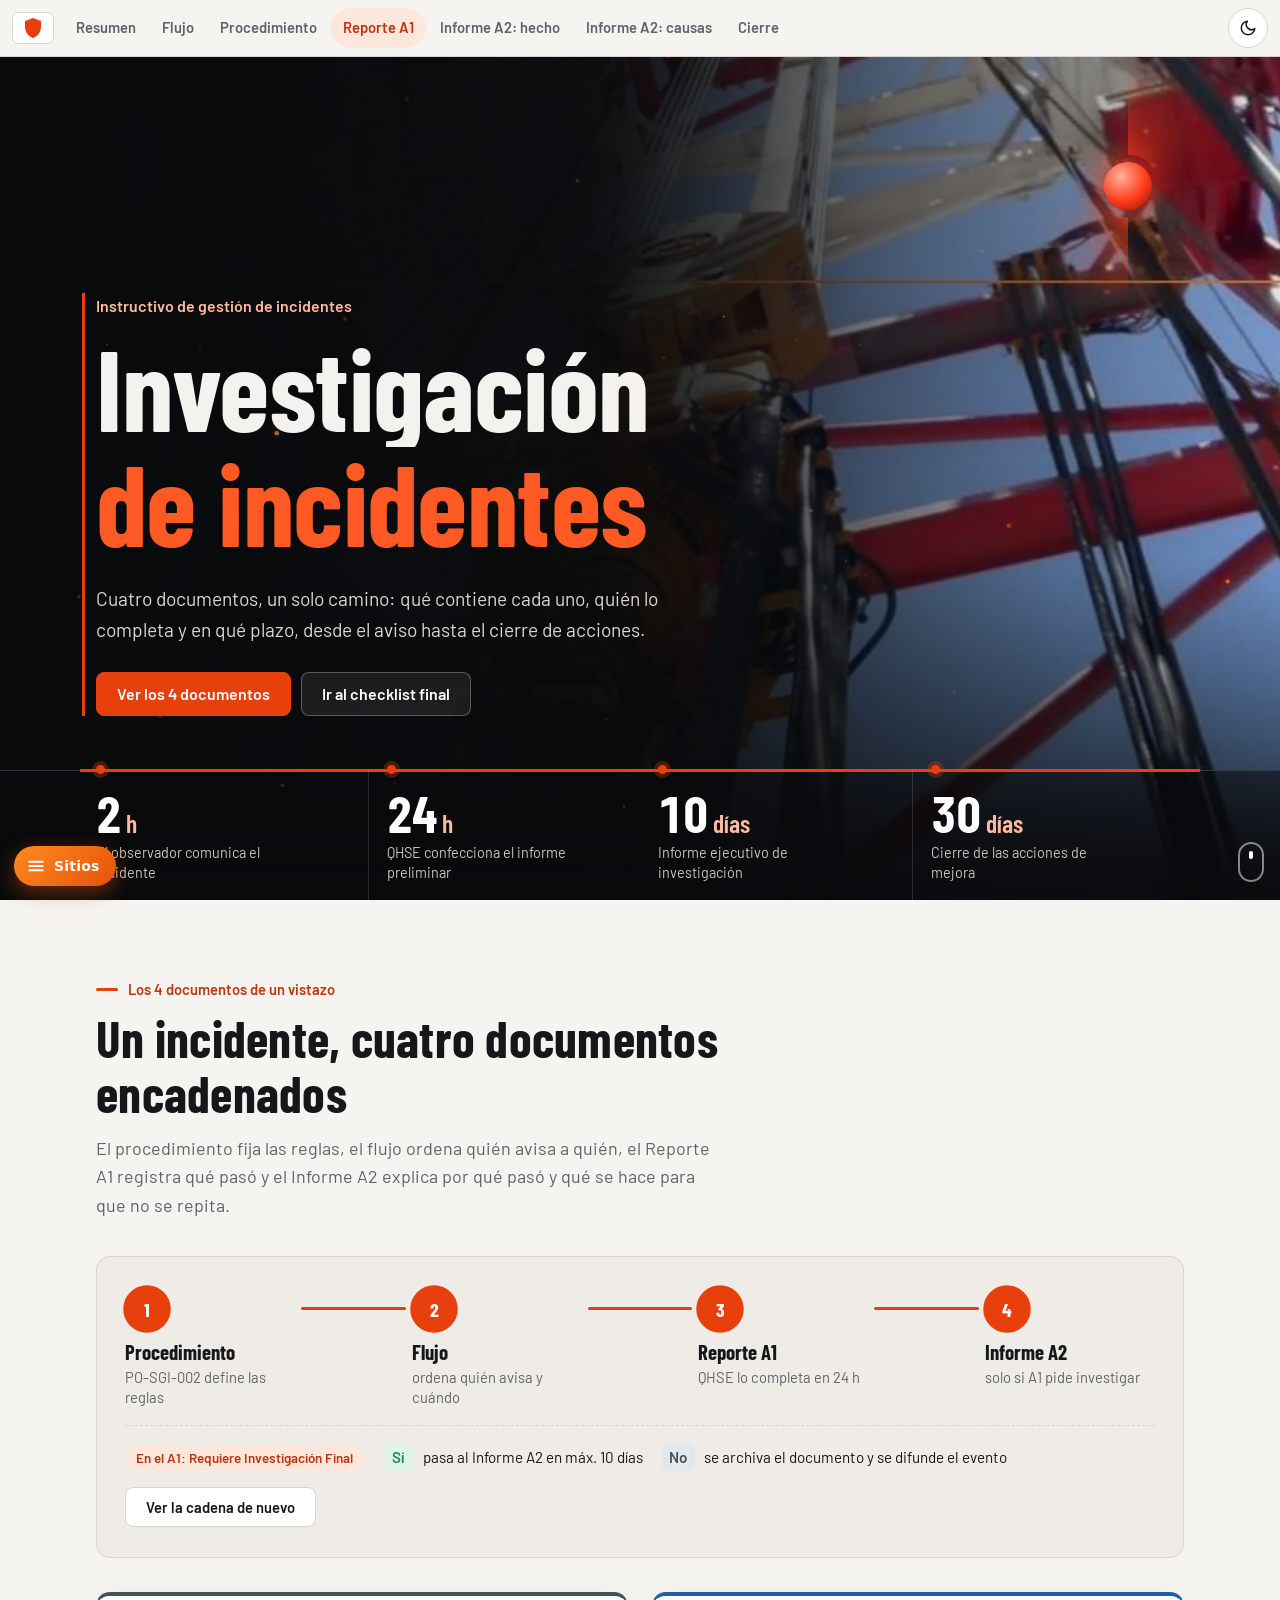
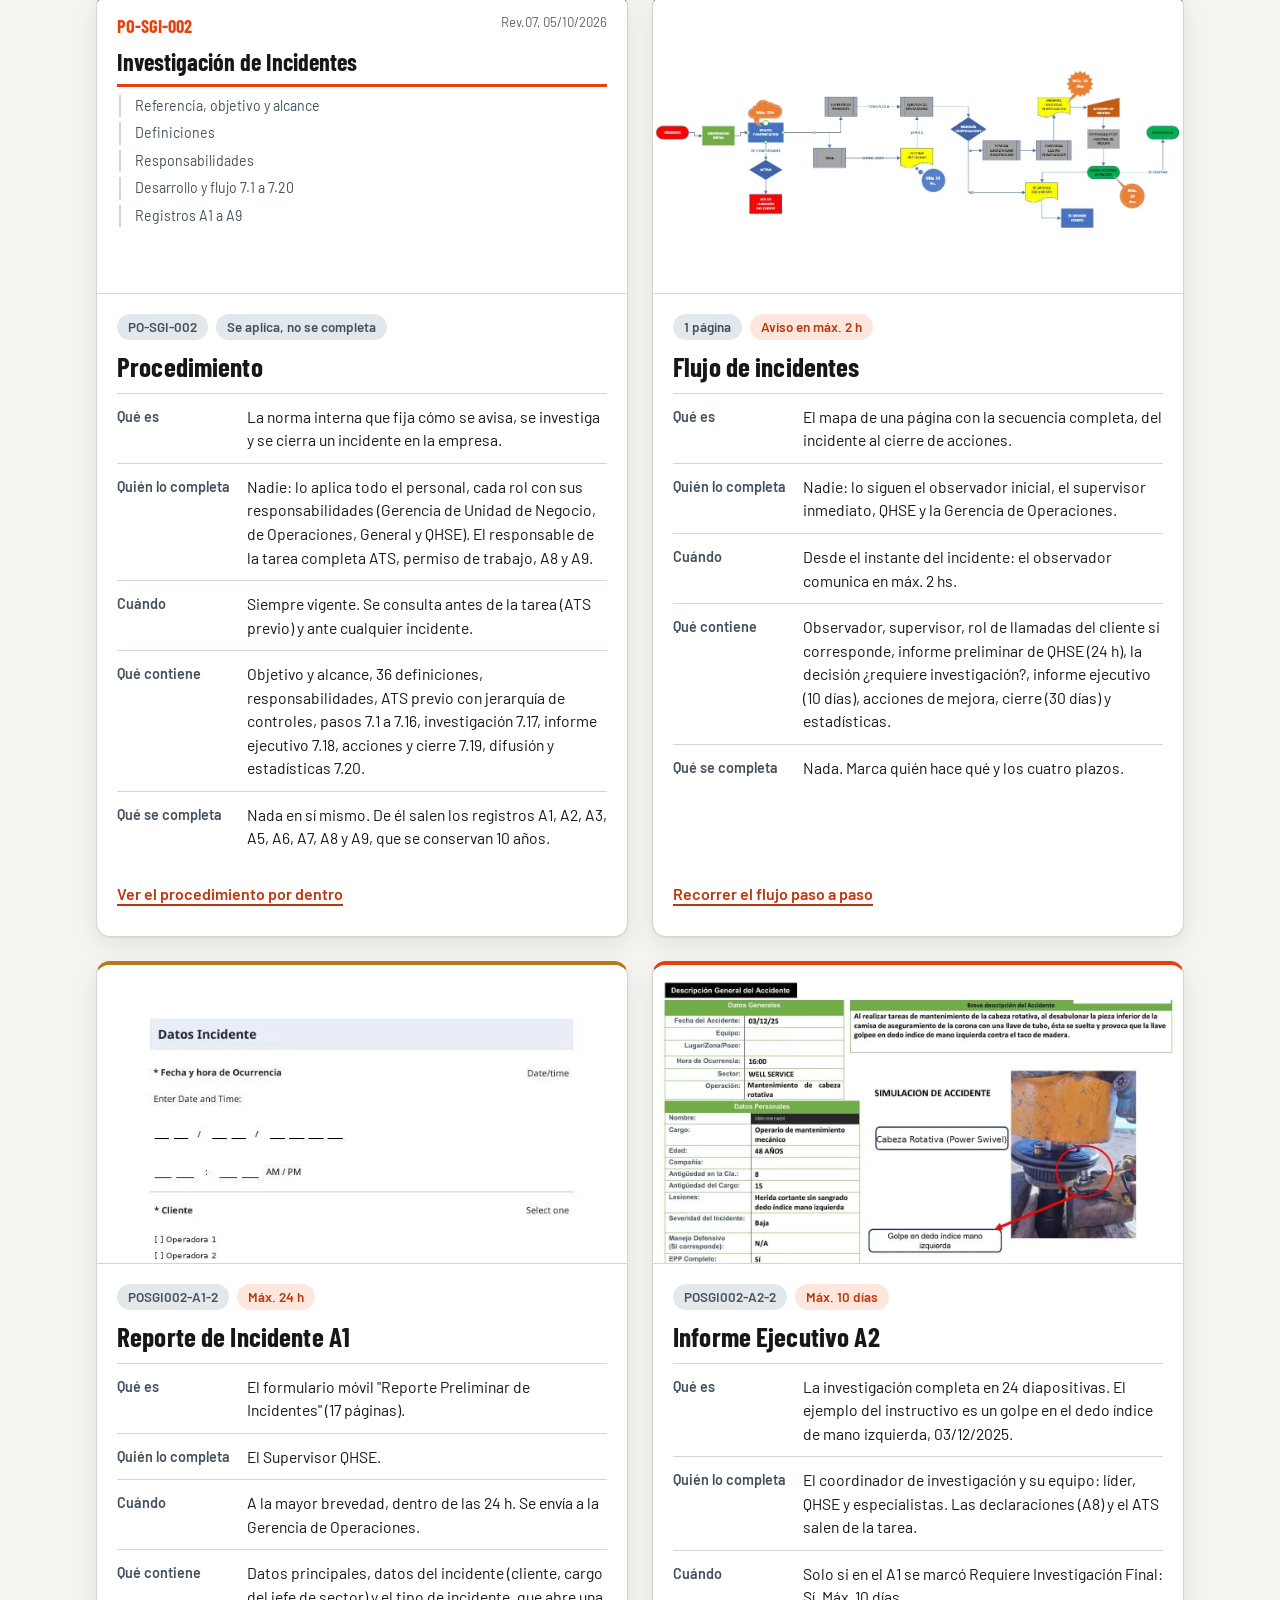
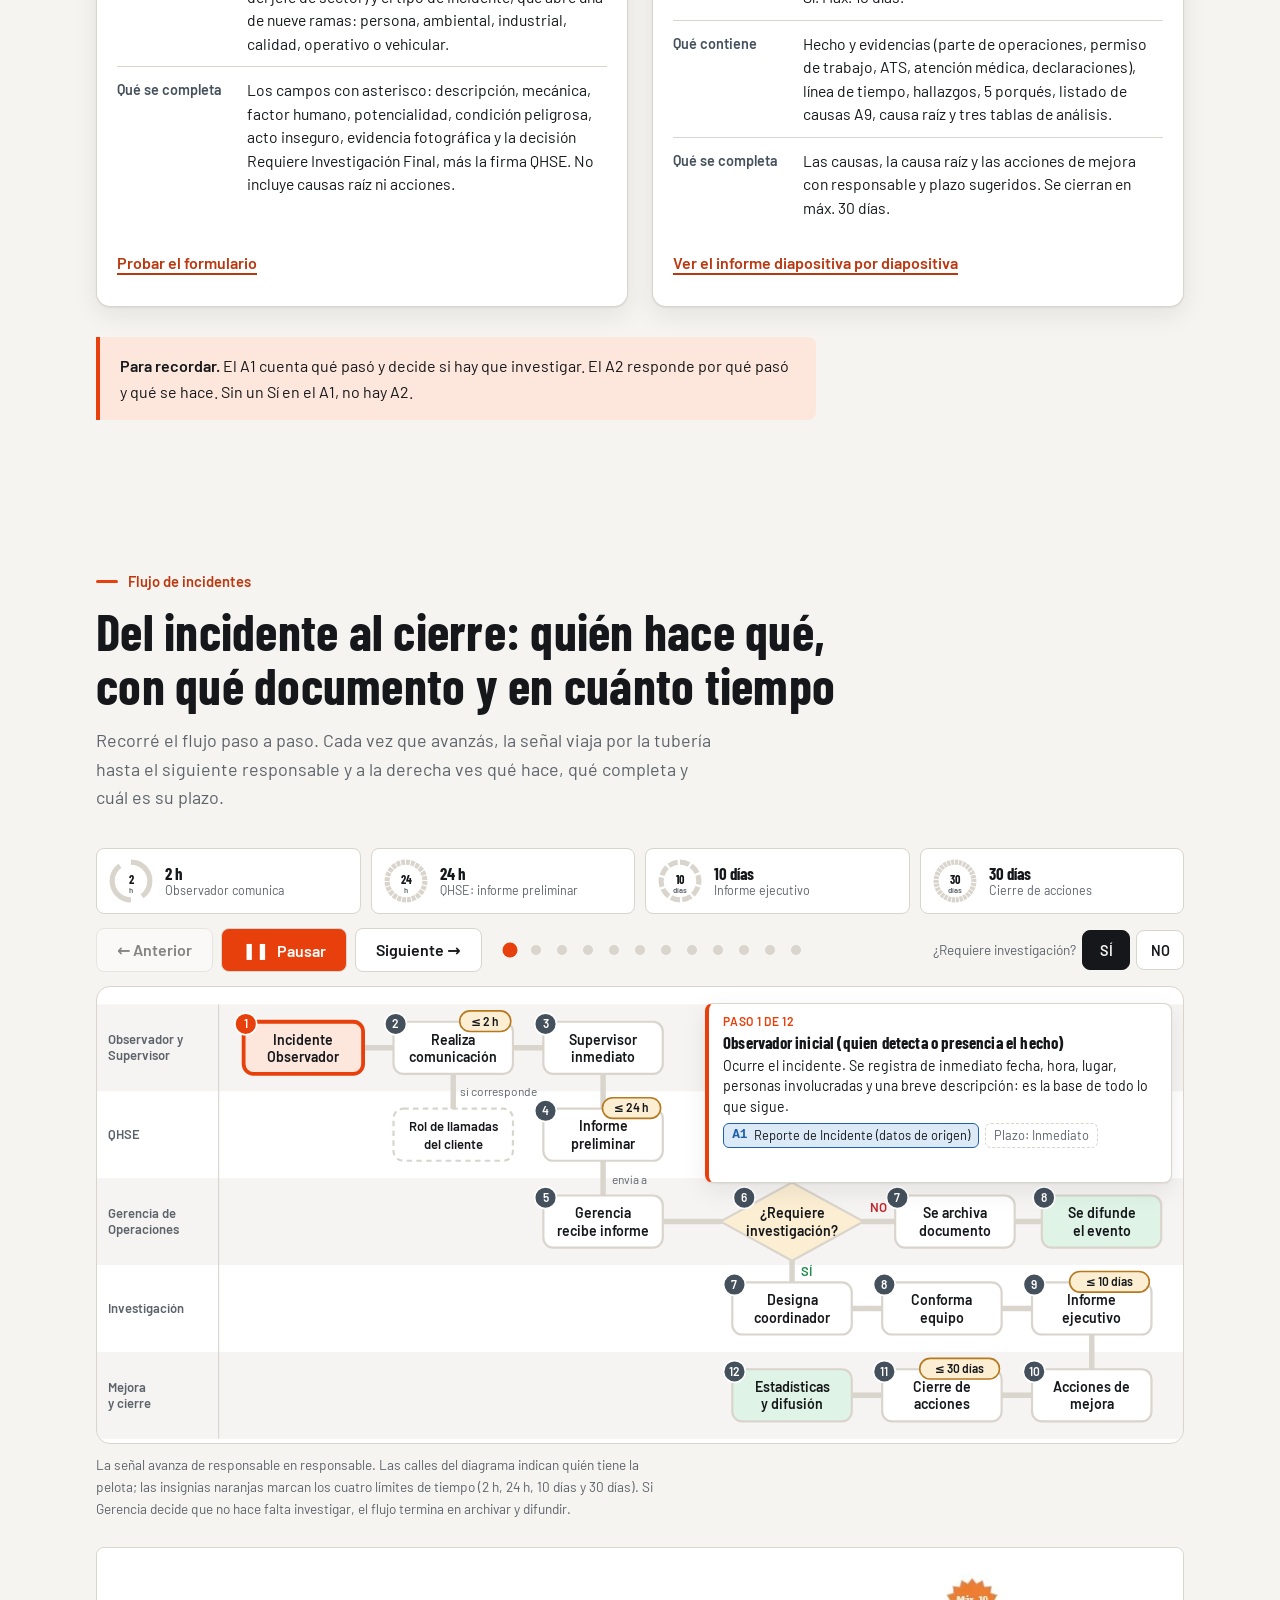
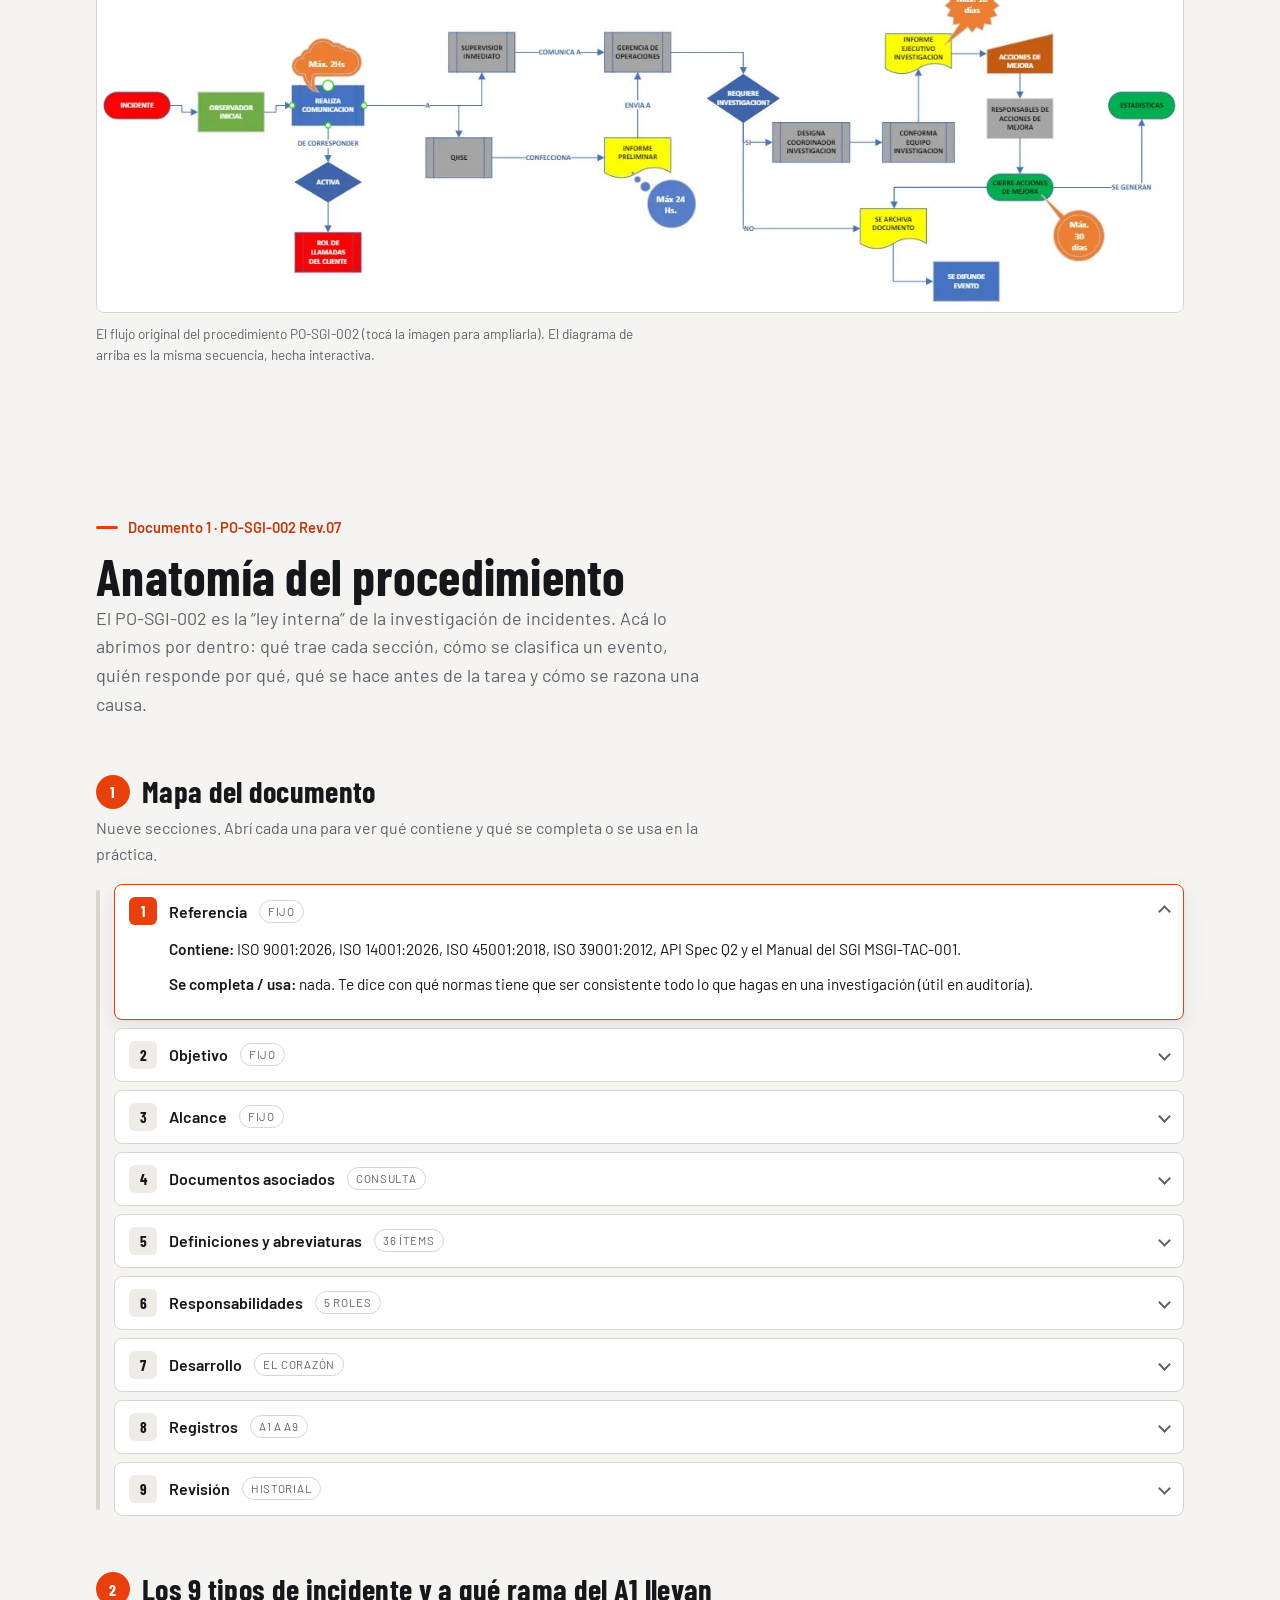
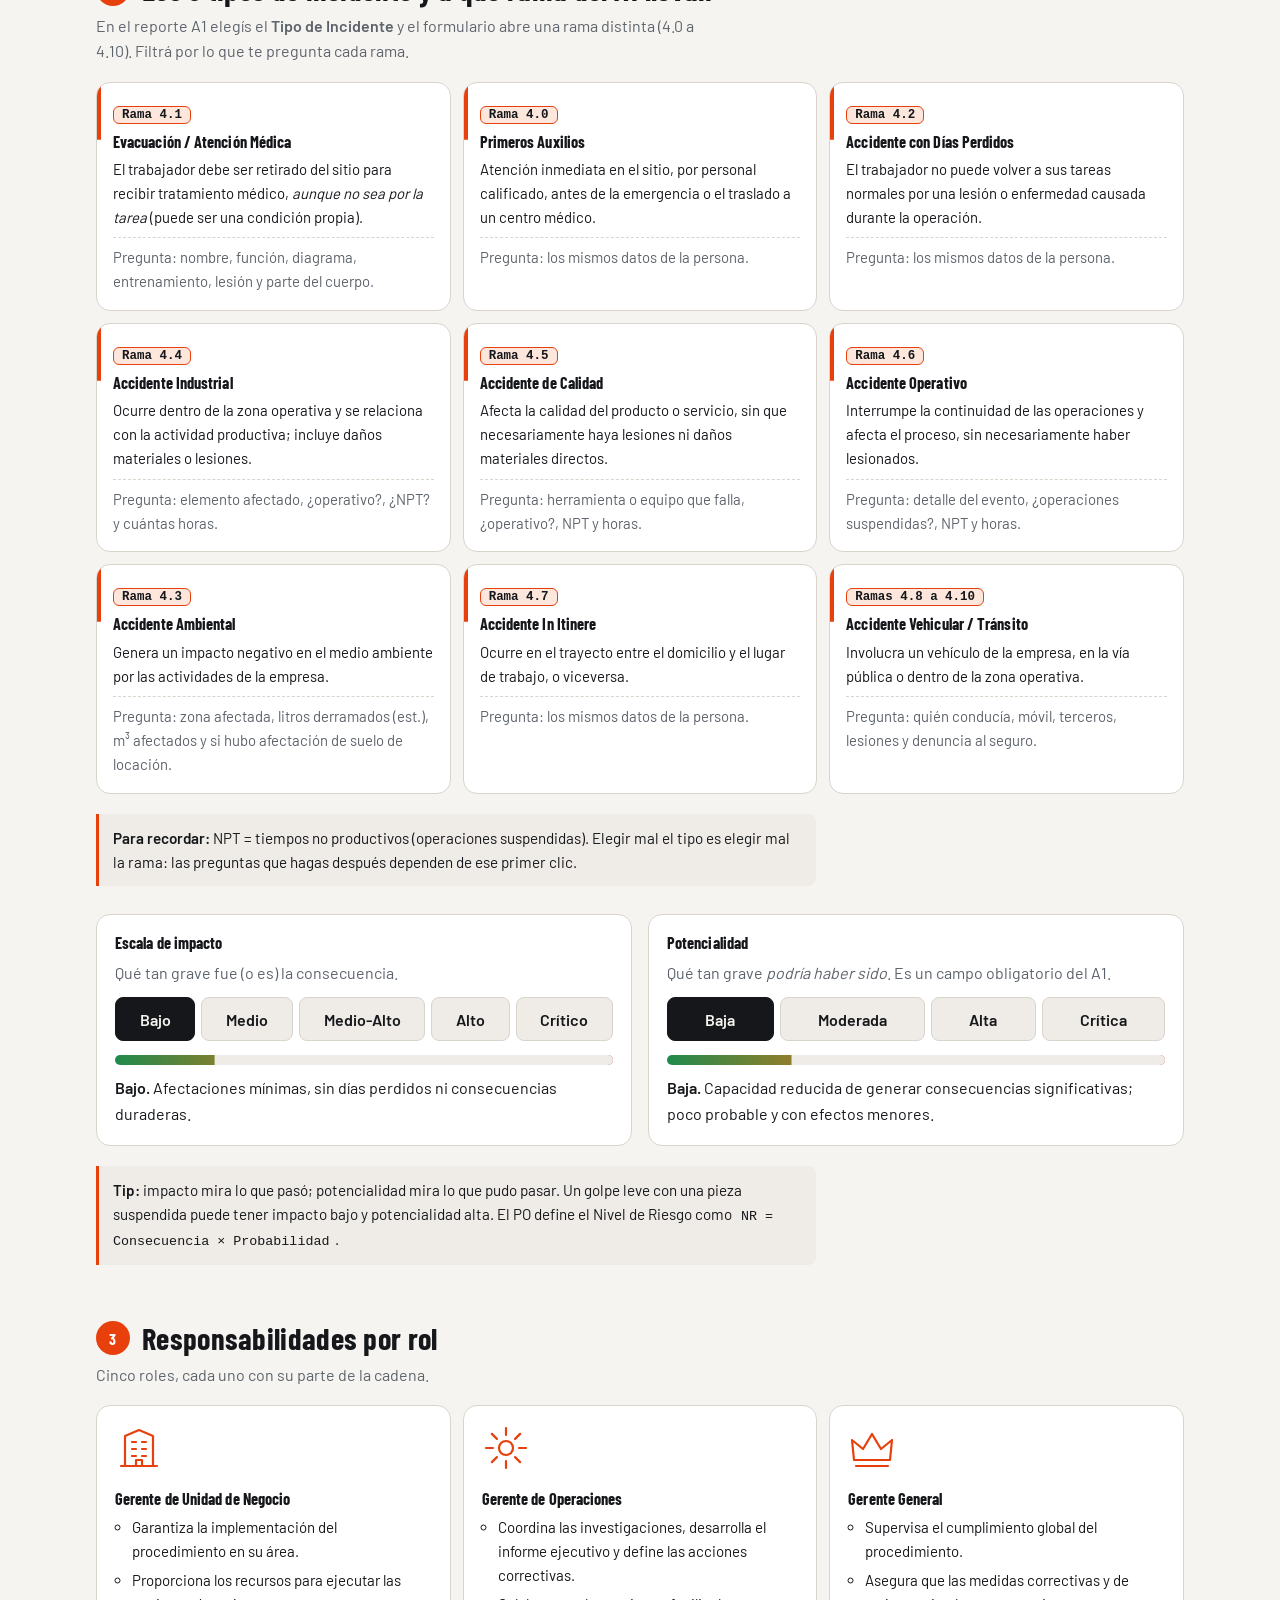
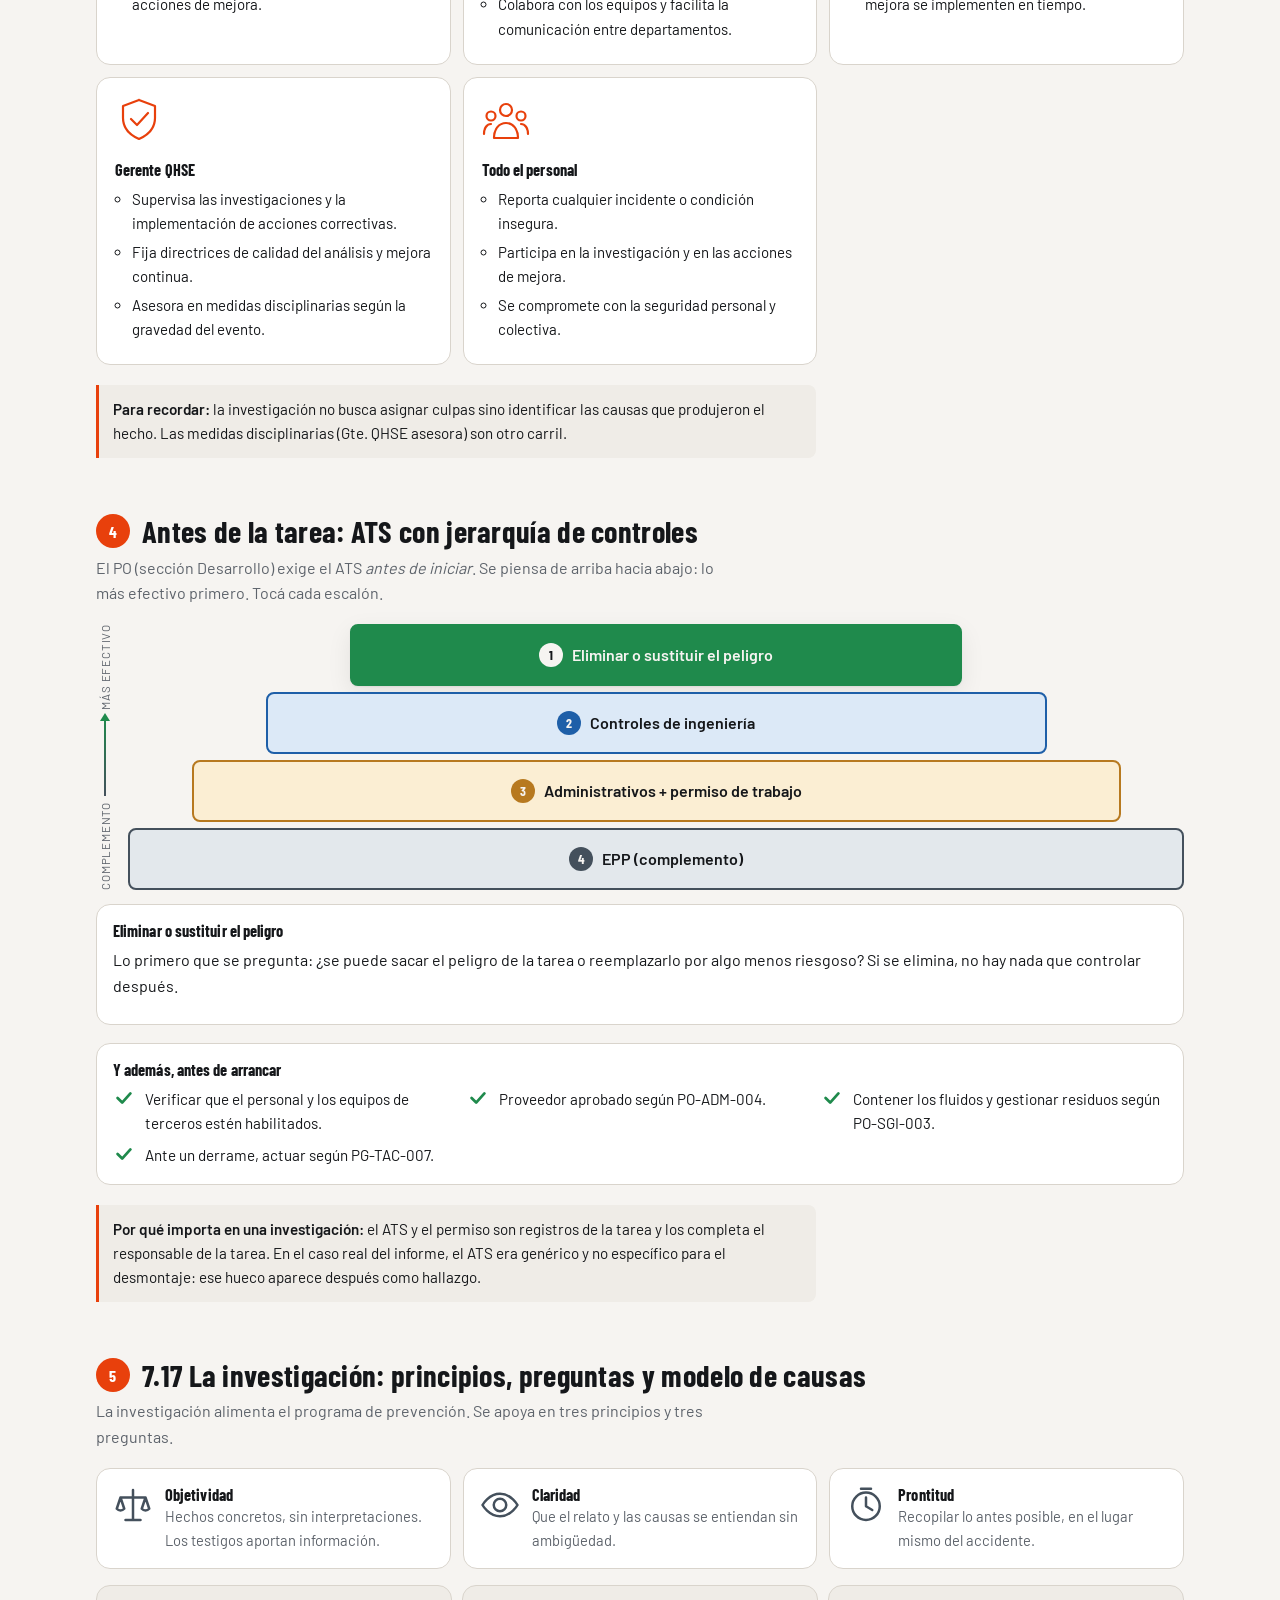
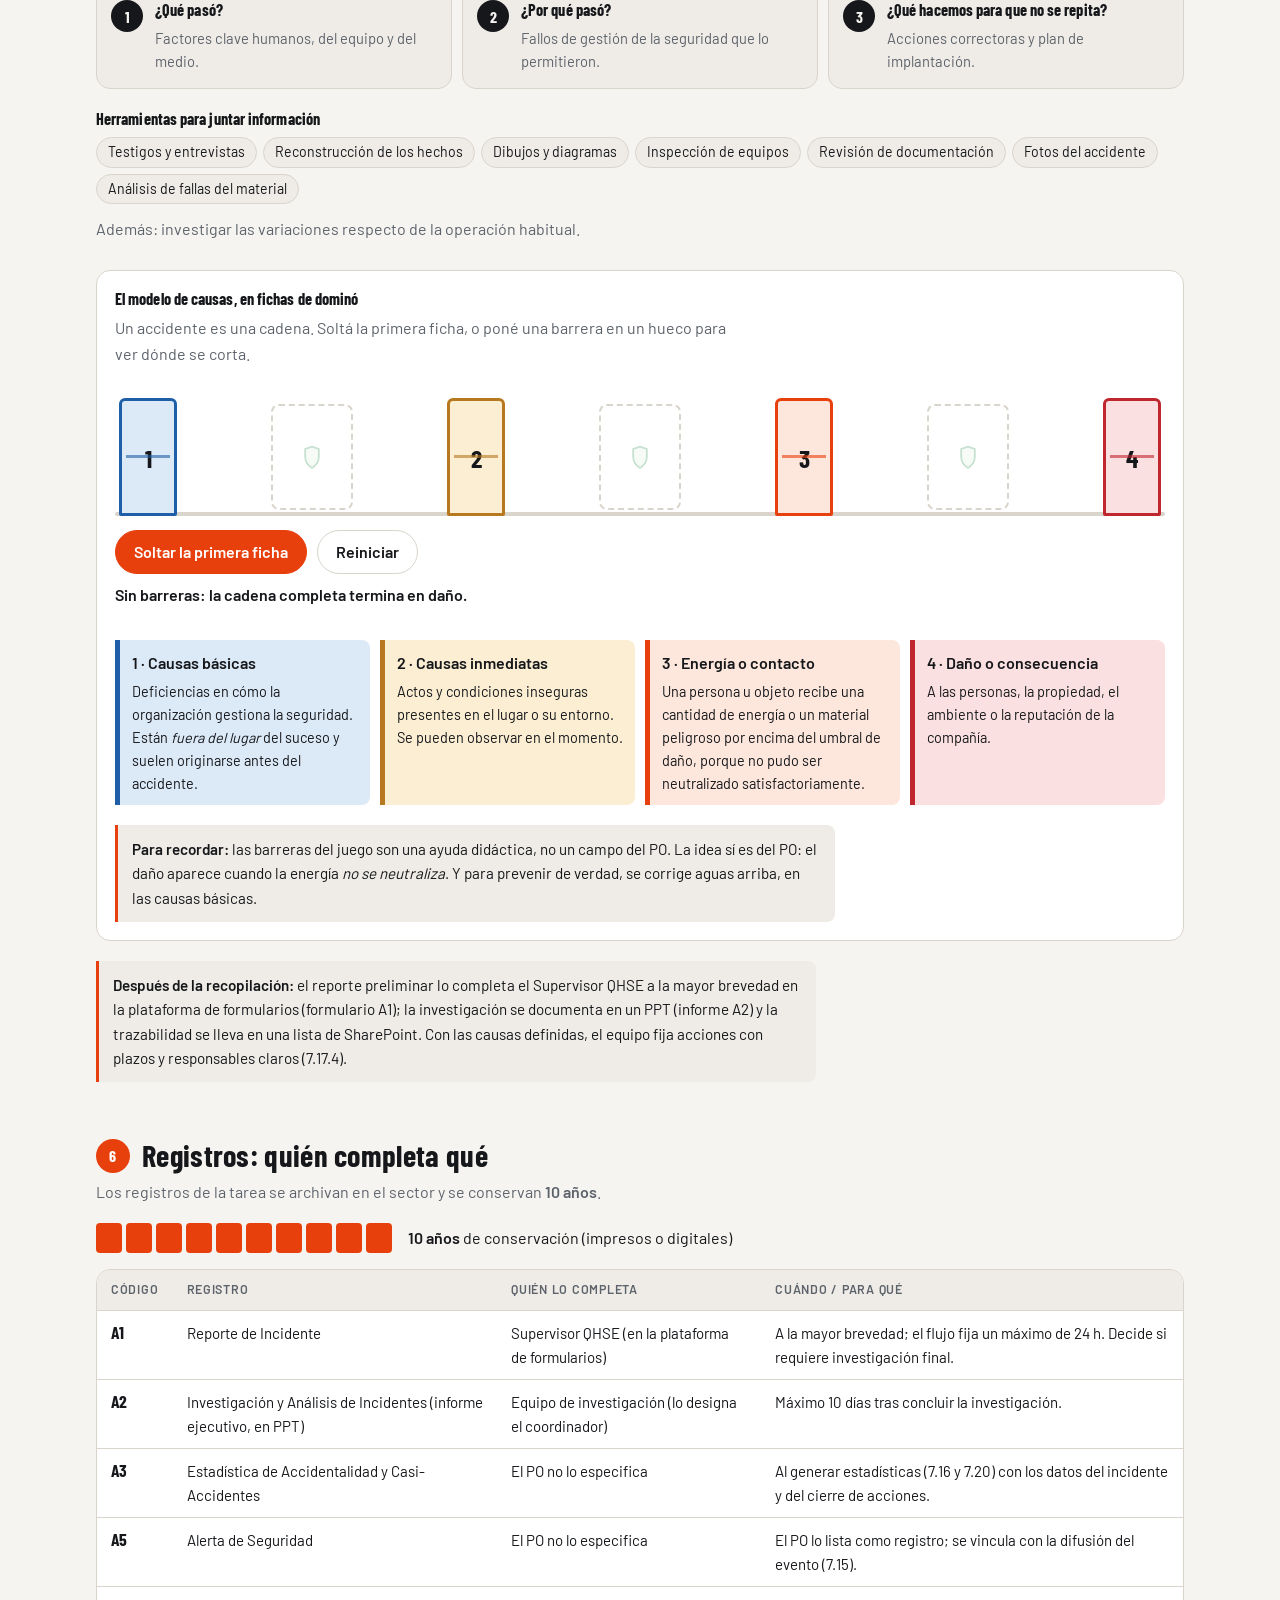
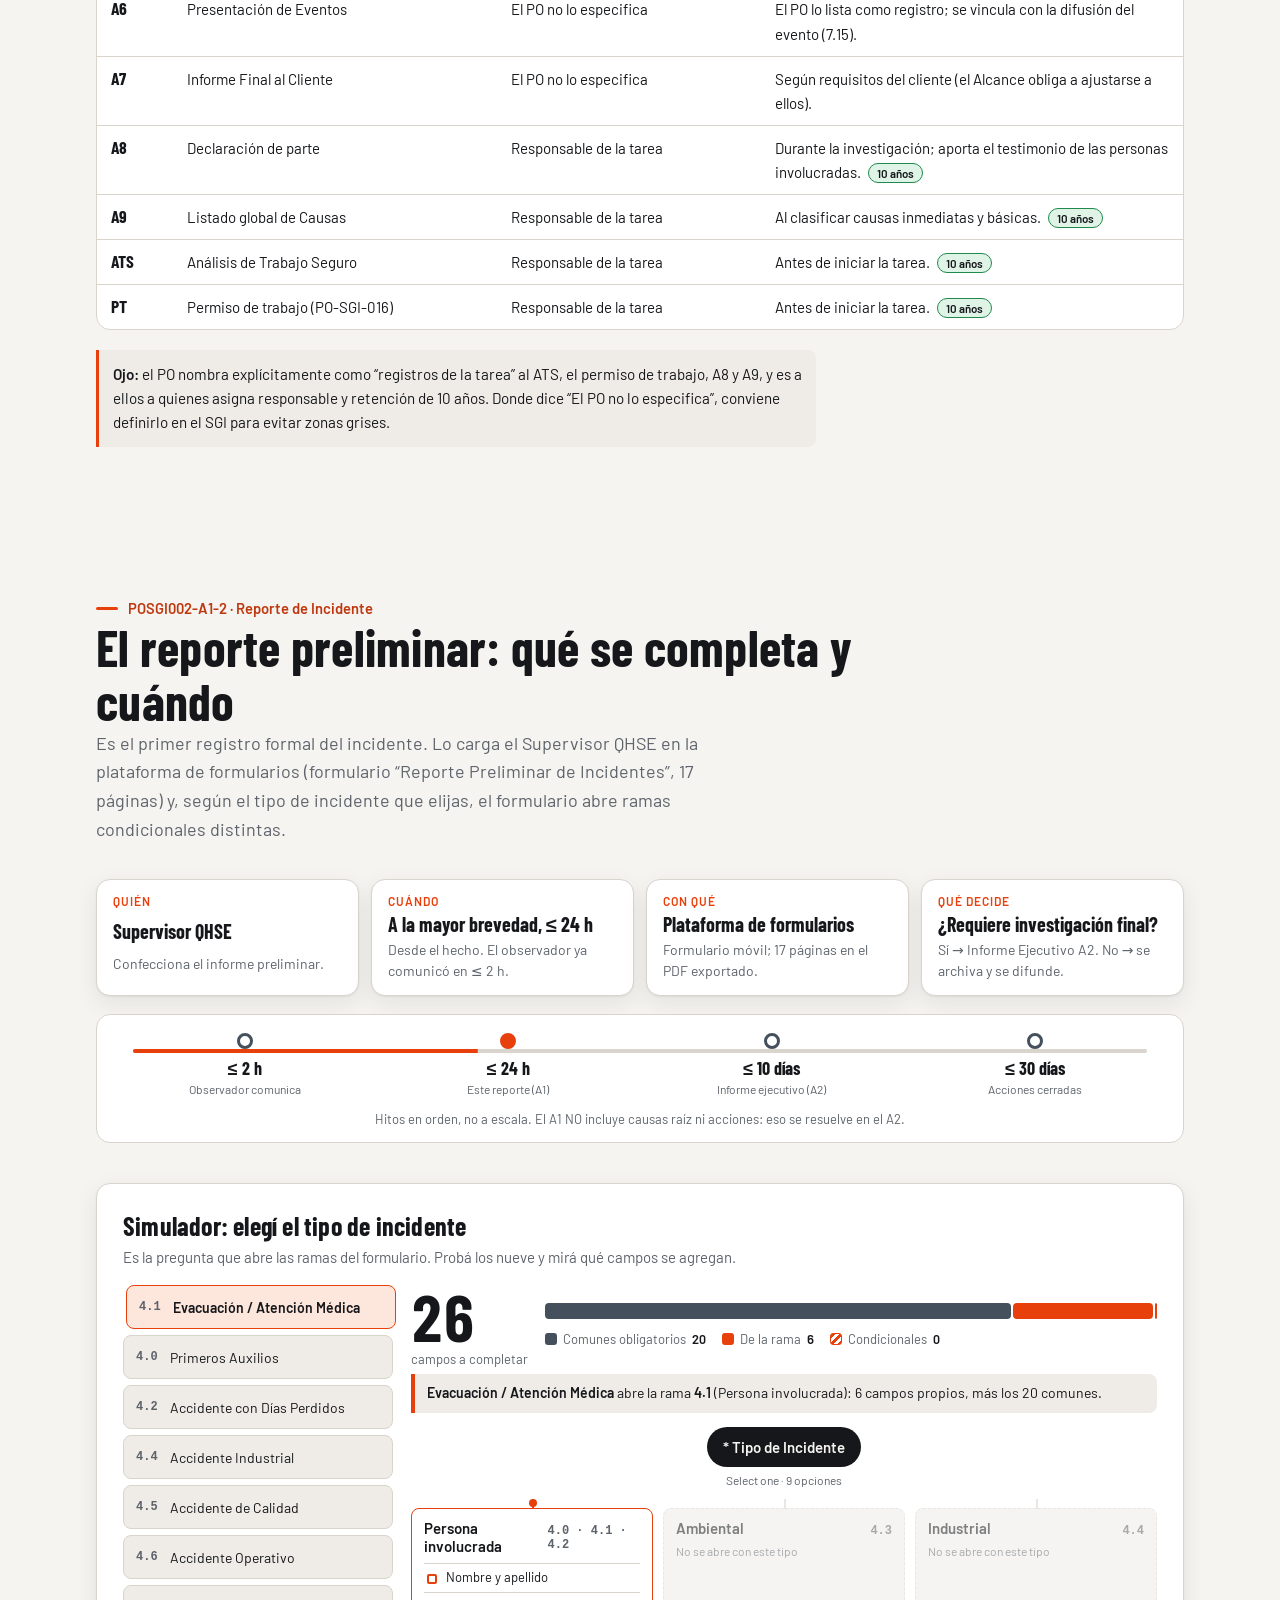
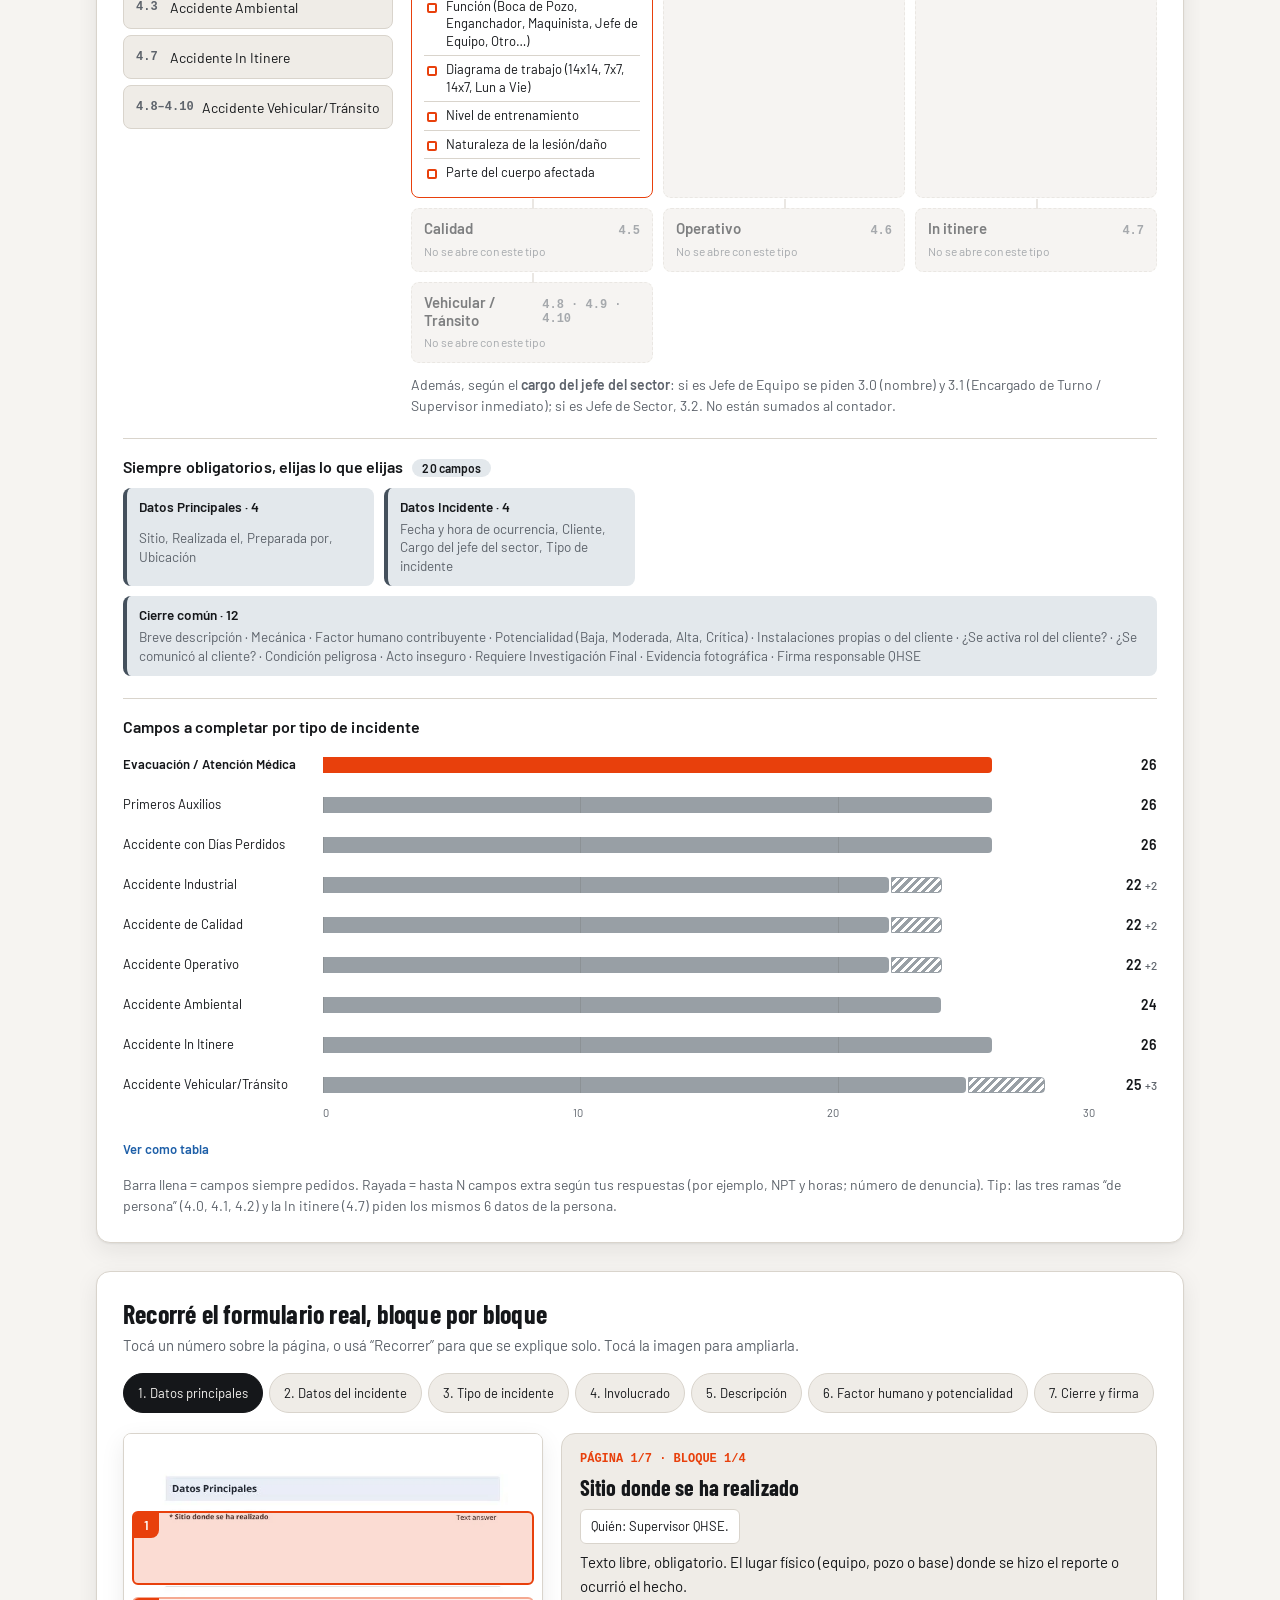
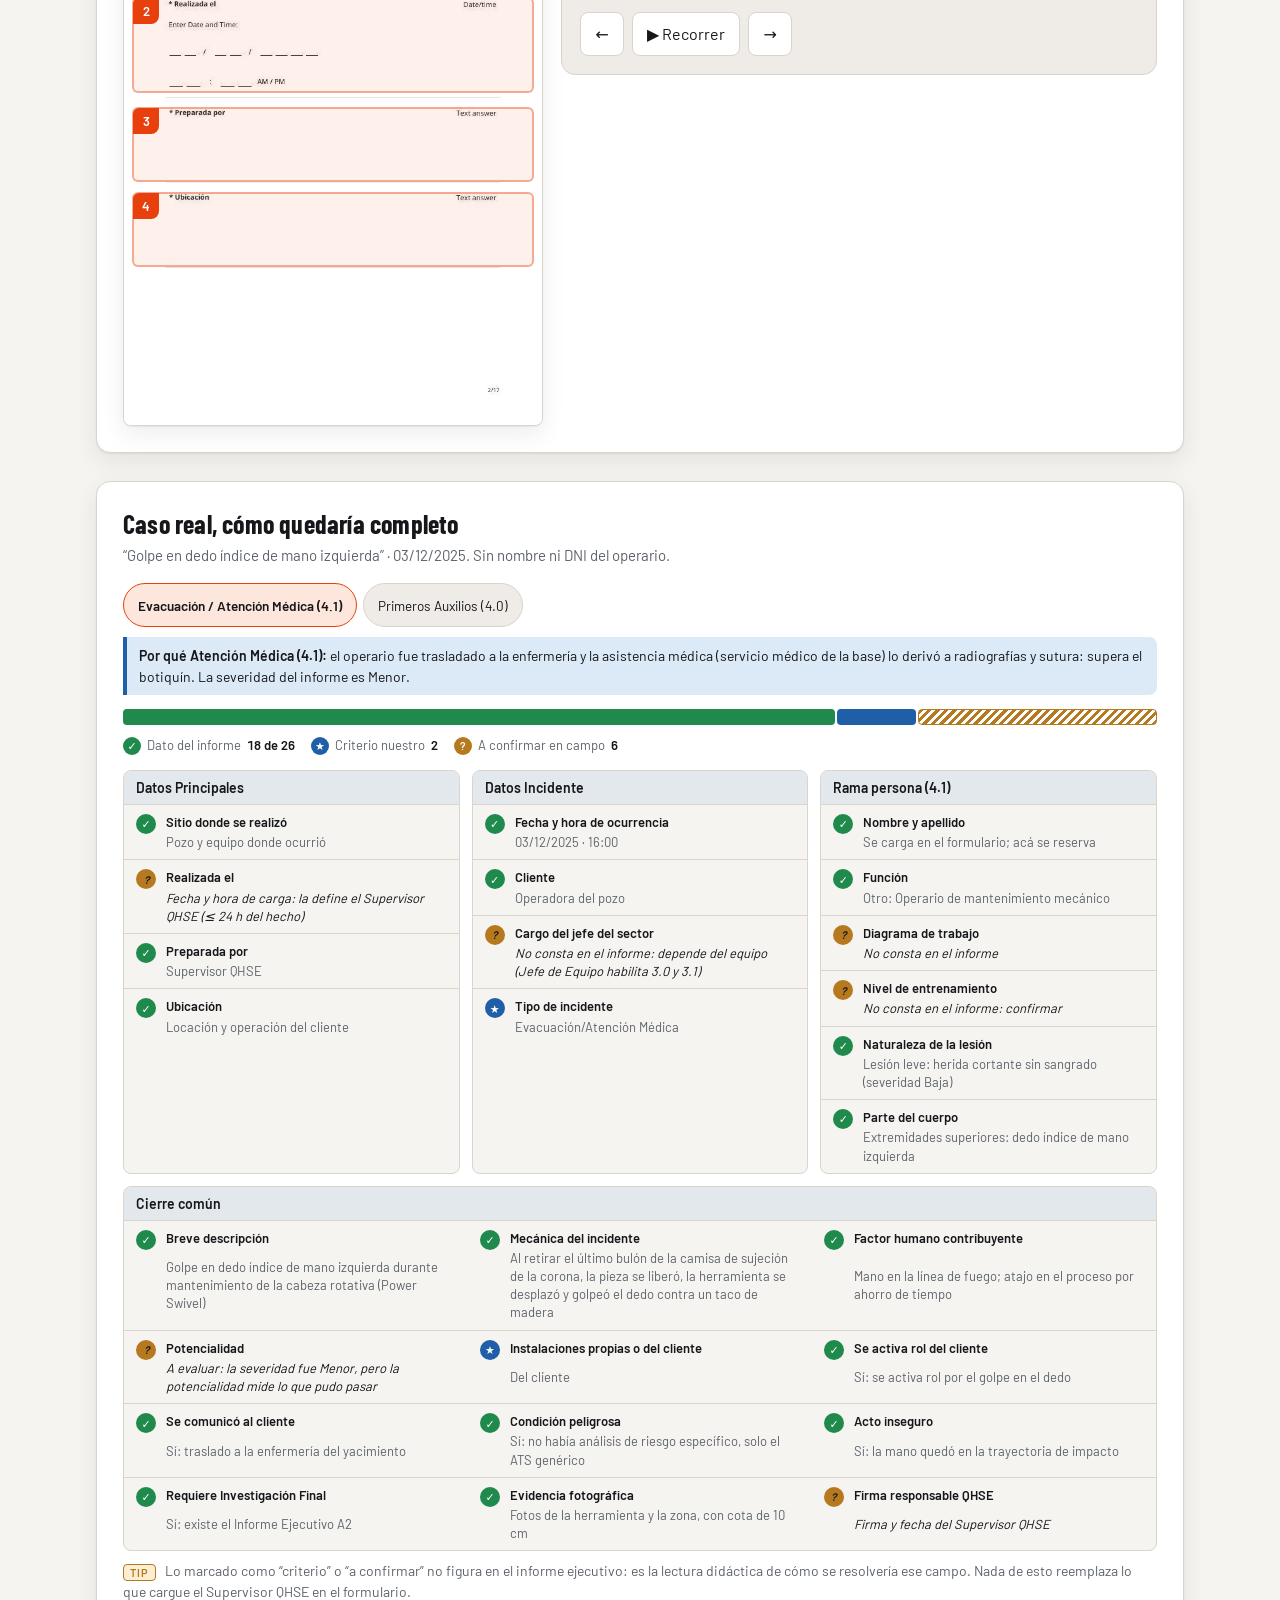
<file: investigacion-incidentes/index.html>
<!doctype html><html lang="es"><head><meta charset=utf8><meta name=viewport content="width=device-width,initial-scale=1,viewport-fit=cover"><style>:root{color-scheme:light;box-sizing:border-box;padding-top:env(safe-area-inset-top,0px);padding-bottom:env(safe-area-inset-bottom,0px)}html{scroll-padding-top:env(safe-area-inset-top,0px)}body{margin:0;padding:0;font:14px -apple-system,BlinkMacSystemFont,sans-serif;background:#fff;color:#000}img{max-width:100%}[hidden]:not([hidden=until-found i]){display:none!important}</style><link rel="manifest" href="../manifest.webmanifest"><link rel="icon" href="../assets/icons/favicon.svg" type="image/svg+xml"><link rel="apple-touch-icon" href="../assets/icons/apple-touch-icon.png"><meta name="theme-color" content="#0a1018"><meta name="description" content="Del reporte preliminar al cierre: documentos, plazos, análisis de causas y acciones."><meta property="og:type" content="website"><meta property="og:locale" content="es_AR"><meta property="og:title" content="Investigación de incidentes"><meta property="og:description" content="Del reporte preliminar al cierre: documentos, plazos, análisis de causas y acciones."><meta property="og:image" content="https://exertion-solutions.github.io/INDUCCION-SEGURIDAD---ESTUDIANTES-/assets/og.png"><meta name="twitter:card" content="summary_large_image"></head><body>
<title>Instructivo Investigación de Incidentes</title>
<link rel="stylesheet" href="../assets/fonts.css">
<style>/* Design tokens compartidos — NO renombrar variables. Se pueden agregar nuevas. */
:root{
  --bg:#f6f4f1; --surface:#ffffff; --surface-2:#efece7; --ink:#15171a; --muted:#5d636b; --line:#d9d4cc;
  --brand:#e8400c; --brand-ink:#ffffff; --brand-soft:#fde6dc; --steel:#44505c; --steel-soft:#e3e8ec;
  --ok:#1f8a4c; --ok-soft:#dff3e7; --warn:#b7791f; --warn-soft:#fbeed3; --bad:#c0262d; --bad-soft:#fbe0e1; --info:#1e5fa8; --info-soft:#dce9f7;
  --font-sans:'Barlow','Segoe UI',system-ui,-apple-system,sans-serif;
  --font-display:'Barlow Condensed','Arial Narrow',Impact,sans-serif;
  --font-mono:ui-monospace,'SFMono-Regular',Menlo,Consolas,monospace;
  --radius:14px; --radius-sm:8px; --shadow:0 1px 2px rgba(0,0,0,.06),0 8px 24px rgba(20,20,20,.08);
  --ease:cubic-bezier(.22,.8,.24,1); --gutter:16px; --maxw:1120px;
}
@media (prefers-color-scheme:dark){:root:not([data-theme="light"]){
  --bg:#101214; --surface:#1a1d21; --surface-2:#22262b; --ink:#eef0f2; --muted:#a2a9b1; --line:#32373d;
  --brand:#ff5a24; --brand-soft:#3a1d12; --steel:#9fb0bf; --steel-soft:#232b32;
  --ok:#47c97e; --ok-soft:#14301f; --warn:#e9b04a; --warn-soft:#352a12; --bad:#ff6b72; --bad-soft:#3a1719; --info:#6fb0f2; --info-soft:#14283d;
  --shadow:0 1px 2px rgba(0,0,0,.4),0 10px 30px rgba(0,0,0,.35);}}
:root[data-theme="dark"]{
  --bg:#101214; --surface:#1a1d21; --surface-2:#22262b; --ink:#eef0f2; --muted:#a2a9b1; --line:#32373d;
  --brand:#ff5a24; --brand-soft:#3a1d12; --steel:#9fb0bf; --steel-soft:#232b32;
  --ok:#47c97e; --ok-soft:#14301f; --warn:#e9b04a; --warn-soft:#352a12; --bad:#ff6b72; --bad-soft:#3a1719; --info:#6fb0f2; --info-soft:#14283d;
  --shadow:0 1px 2px rgba(0,0,0,.4),0 10px 30px rgba(0,0,0,.35);}

*,*::before,*::after{box-sizing:border-box}
html{scroll-behavior:smooth;-webkit-text-size-adjust:100%}
body{margin:0;background:var(--bg);color:var(--ink);font:16px/1.6 var(--font-sans);-webkit-font-smoothing:antialiased;overflow-x:hidden}
img{max-width:100%;display:block}
a{color:inherit}
:focus-visible{outline:3px solid var(--brand);outline-offset:3px;border-radius:4px}
.sr{position:absolute;width:1px;height:1px;overflow:hidden;clip:rect(0 0 0 0);white-space:nowrap}
h1,h2,h3,h4{font-family:var(--font-display);line-height:1.06;margin:0;letter-spacing:.005em}

/* ---------- helpers de sección ---------- */
.sec{max-width:var(--maxw);margin:0 auto;padding:72px var(--gutter);scroll-margin-top:64px}
.eyebrow{display:inline-flex;align-items:center;gap:10px;font-weight:700;font-size:.92rem;color:color-mix(in srgb,var(--brand) 80%,var(--ink));margin:0 0 10px}
.eyebrow::before{content:"";width:22px;height:3px;background:var(--brand);border-radius:2px}
.sec-head{margin-bottom:36px;max-width:760px}
.sec-head h2{font-size:clamp(2rem,5.2vw,3.2rem);font-weight:700}
.lede{font-size:1.12rem;color:var(--muted);margin:14px 0 0;max-width:62ch}
.card{background:var(--surface);border:1px solid var(--line);border-radius:var(--radius);box-shadow:var(--shadow)}
.chip{display:inline-flex;align-items:center;gap:6px;font-size:.84rem;font-weight:600;padding:3px 11px;border-radius:99px;background:var(--steel-soft);color:var(--steel);line-height:1.5}
.chip.brand{background:var(--brand-soft);color:color-mix(in srgb,var(--brand) 78%,var(--ink))}
.btn{display:inline-flex;align-items:center;justify-content:center;gap:8px;min-height:44px;padding:0 20px;border-radius:var(--radius-sm);border:1px solid var(--line);background:var(--surface);color:var(--ink);font:600 1rem var(--font-sans);cursor:pointer;text-decoration:none;transition:transform .2s var(--ease),border-color .2s,background .2s}
.btn:hover{border-color:var(--brand)}
.btn:active{transform:scale(.97)}
.btn.primary{background:var(--brand);border-color:var(--brand);color:var(--brand-ink)}
.rv{opacity:1}
html.js .rv:not(.in){opacity:0;transform:translateY(16px)}
html.js .rv{transition:opacity .7s var(--ease),transform .7s var(--ease)}
img[data-zoom]{cursor:zoom-in}

/* ---------- barra superior ---------- */
.top{position:sticky;top:0;z-index:50;background:color-mix(in srgb,var(--bg) 88%,transparent);backdrop-filter:blur(12px);-webkit-backdrop-filter:blur(12px);border-bottom:1px solid var(--line)}
.top-in{max-width:1280px;margin:0 auto;display:flex;align-items:center;gap:10px;height:56px;padding:0 12px}
.logo{flex:none;background:#fff;border-radius:6px;padding:3px 8px;display:flex;border:1px solid var(--line)}
.logo img{height:24px;width:auto}
.navl{flex:1;min-width:0;display:flex;gap:2px;overflow-x:auto;scrollbar-width:none;-webkit-overflow-scrolling:touch;mask-image:linear-gradient(90deg,transparent 0,#000 12px,#000 calc(100% - 20px),transparent)}
.navl::-webkit-scrollbar{display:none}
.navl a{flex:none;text-decoration:none;font-weight:600;font-size:.92rem;color:var(--muted);padding:8px 12px;border-radius:99px;transition:color .2s,background .2s;white-space:nowrap}
.navl a:hover{color:var(--ink)}
.navl a.on{background:var(--brand-soft);color:color-mix(in srgb,var(--brand) 78%,var(--ink))}
.theme{flex:none;width:40px;height:40px;border-radius:50%;border:1px solid var(--line);background:var(--surface);color:var(--ink);display:grid;place-items:center;cursor:pointer}
.theme svg{width:18px;height:18px}
.prog{position:absolute;left:0;right:0;bottom:-1px;height:3px;background:transparent;pointer-events:none}
.prog i{display:block;height:100%;background:var(--brand);transform-origin:0 50%;transform:scaleX(0)}

/* ---------- hero ---------- */
.hero{position:relative;min-height:calc(100svh - 57px);display:flex;flex-direction:column;justify-content:flex-end;overflow:hidden;background:#0c0d0f;color:#f4f2ee;isolation:isolate}
.hero-bg{position:absolute;inset:-4%;z-index:-3;background:url(img/01-586e1cfbe2.webp) 72% 38%/cover no-repeat;transform-origin:70% 40%;will-change:transform}
.hero::before{content:"";position:absolute;inset:0;z-index:-2;background:linear-gradient(90deg,rgba(9,10,12,.96) 0,rgba(9,10,12,.86) 42%,rgba(9,10,12,.35) 100%),linear-gradient(0deg,rgba(9,10,12,.95) 0,rgba(9,10,12,0) 45%)}
#embers{position:absolute;inset:0;width:100%;height:100%;z-index:-1;pointer-events:none}
.hero-in{width:100%;max-width:var(--maxw);margin:0 auto;padding:clamp(40px,9vh,96px) var(--gutter) 0;position:relative}
.hero-rule{position:absolute;left:calc(var(--gutter) - 14px);top:clamp(40px,9vh,96px);bottom:0;width:3px;background:var(--brand);transform-origin:0 0}
.hero-kick{font-weight:600;font-size:1rem;color:#ffb9a0;margin:0 0 14px;max-width:46ch}
.hero h1{font-weight:700;font-size:clamp(2.9rem,10.5vw,7.2rem);line-height:.94;letter-spacing:-.005em;text-transform:none}
.hero h1 .ln{display:block;overflow:hidden;padding-bottom:.06em}
.hero h1 .ln span{display:block}
.hero h1 .ln:nth-child(2){color:var(--brand-hero,#ff5a24)}
.hero-sub{margin:22px 0 0;max-width:52ch;font-size:clamp(1rem,2.4vw,1.2rem);color:#d9d6d0}
.hero-cta{display:flex;flex-wrap:wrap;gap:10px;margin-top:26px}
.hero .btn{background:rgba(255,255,255,.08);border-color:rgba(255,255,255,.28);color:#fff}
.hero .btn.primary{background:#e8400c;border-color:#e8400c}
.hero .btn:hover{border-color:#fff}

/* baliza */
.beacon{position:absolute;right:clamp(14px,6vw,90px);top:clamp(20px,6vh,56px);width:clamp(70px,14vw,150px);aspect-ratio:1;pointer-events:none}
.beacon .core{position:absolute;inset:34%;border-radius:50%;background:radial-gradient(circle at 35% 30%,#ffb09a,#ff3b1a 55%,#8a1205);box-shadow:0 0 28px 6px rgba(255,59,26,.7)}
.beacon .ring{position:absolute;inset:34%;border-radius:50%;border:2px solid rgba(255,70,30,.8);opacity:0}
.beacon .sweep{position:absolute;inset:-30%;border-radius:50%;background:conic-gradient(from 0deg,rgba(255,70,30,.55),rgba(255,70,30,0) 22%,rgba(255,70,30,0) 50%,rgba(255,70,30,.55) 50.1%,rgba(255,70,30,0) 72%);-webkit-mask:radial-gradient(circle,transparent 18%,#000 19%,transparent 70%);mask:radial-gradient(circle,transparent 18%,#000 19%,transparent 70%)}

/* reloj de plazos */
.clock{position:relative;margin-top:clamp(30px,6vh,60px);border-top:1px solid rgba(255,255,255,.18);background:linear-gradient(0deg,rgba(9,10,12,.9),rgba(9,10,12,.55))}
.clock-in{max-width:var(--maxw);margin:0 auto;padding:0 var(--gutter);display:grid;grid-template-columns:repeat(2,1fr);position:relative}
.clock-line{position:absolute;left:0;right:0;top:-2px;height:3px;background:#e8400c;transform-origin:0 0;transform:scaleX(1)}
.stage{padding:16px 10px 18px 0;position:relative}
.stage+.stage{padding-left:14px;border-left:1px solid rgba(255,255,255,.14)}
.stage:nth-child(4){padding-left:0;border-left:0}
.stage b{display:block;font:700 clamp(2rem,6.5vw,3.2rem)/1 var(--font-display);color:#fff;font-variant-numeric:tabular-nums}
.stage b small{font-size:.5em;margin-left:5px;font-weight:600;color:#ffb9a0}
.stage>span{display:block;font-size:.9rem;color:#c9c5be;margin-top:5px;max-width:24ch;line-height:1.35}
.stage::before{content:"";position:absolute;top:-6px;left:0;width:9px;height:9px;border-radius:50%;background:#e8400c;box-shadow:0 0 0 4px rgba(232,64,12,.3)}
.stage+.stage::before{left:14px}
.stage:nth-child(4)::before{left:0}

/* animación de entrada (solo si hay JS) */
html.js .hero:not(.go) .ln span{transform:translateY(105%)}
html.js .hero:not(.go) .hero-rule{transform:scaleY(0)}
html.js .hero:not(.go) .fade{opacity:0;transform:translateY(14px)}
html.js .hero:not(.go) .clock-line{transform:scaleX(0)}
html.js .hero:not(.go) .stage{opacity:0}
.hero.go .ln span{animation:up .9s var(--ease) both}
.hero.go .ln:nth-child(1) span{animation-delay:.15s}
.hero.go .ln:nth-child(2) span{animation-delay:.3s}
.hero.go .hero-rule{animation:grow 1s var(--ease) both}
.hero.go .fade{animation:fin .8s var(--ease) both;animation-delay:.75s}
.hero.go .fade.d2{animation-delay:.9s}
.hero.go .clock-line{animation:line 3.2s var(--ease) 1s both}
.hero.go .stage{animation:fin .6s var(--ease) both}
.hero.go .stage:nth-child(2){animation-delay:1.1s}
.hero.go .stage:nth-child(3){animation-delay:1.7s}
.hero.go .stage:nth-child(4){animation-delay:2.3s}
.hero.go .stage:nth-child(5){animation-delay:2.9s}
.hero.go .hero-bg{animation:kb 26s ease-out both}
.hero.go .beacon .ring{animation:ping 2.2s ease-out infinite}
.hero.go .beacon .ring+.ring{animation-delay:1.1s}
.hero.go .beacon .core{animation:pulse 1.1s ease-in-out infinite}
.hero.go .beacon .sweep{animation:spin 2.4s linear infinite}
@keyframes up{from{transform:translateY(105%)}to{transform:none}}
@keyframes grow{from{transform:scaleY(0)}to{transform:none}}
@keyframes fin{from{opacity:0;transform:translateY(14px)}to{opacity:1;transform:none}}
@keyframes line{from{transform:scaleX(0)}to{transform:scaleX(1)}}
@keyframes kb{from{transform:scale(1.08)}to{transform:scale(1)}}
@keyframes ping{0%{transform:scale(1);opacity:.9}100%{transform:scale(3.2);opacity:0}}
@keyframes pulse{0%,100%{filter:brightness(1)}50%{filter:brightness(1.45)}}
@keyframes spin{to{transform:rotate(360deg)}}
.scrollcue{position:absolute;right:var(--gutter);bottom:18px;width:26px;height:40px;border:2px solid rgba(255,255,255,.5);border-radius:14px;display:none}
.scrollcue::after{content:"";position:absolute;left:50%;top:7px;width:4px;height:8px;margin-left:-2px;border-radius:2px;background:#fff;animation:cue 1.6s ease-in-out infinite}
@keyframes cue{0%{transform:translateY(0);opacity:1}100%{transform:translateY(14px);opacity:0}}

@media (min-width:760px){
  .clock-in{grid-template-columns:repeat(4,1fr)}
  .stage{padding-left:0}
  .stage+.stage{padding-left:18px}
  .stage+.stage::before{left:18px}
  .scrollcue{display:block}
  .hero::before{background:linear-gradient(90deg,rgba(9,10,12,1) 0,rgba(9,10,12,.97) 46%,rgba(9,10,12,.6) 66%,rgba(9,10,12,.1) 100%),linear-gradient(0deg,rgba(9,10,12,.9) 0,rgba(9,10,12,0) 40%)}
}
@media (max-width:759px){
  .beacon{top:12px;right:12px;width:60px}
  .hero-bg{background-position:68% 30%}
  .hero::before{background:linear-gradient(0deg,rgba(9,10,12,.97) 0,rgba(9,10,12,.82) 55%,rgba(9,10,12,.6) 100%)}
}

/* ---------- lightbox ---------- */
.lb{position:fixed;inset:0;z-index:100;background:rgba(8,9,11,.92);display:none;align-items:center;justify-content:center;padding:20px}
.lb.open{display:flex;animation:lbin .25s var(--ease)}
.lb figure{margin:0;max-width:min(1200px,100%);max-height:100%;display:flex;flex-direction:column;gap:10px;align-items:center}
.lb img{max-height:calc(100svh - 100px);width:auto;border-radius:6px;background:#fff;box-shadow:0 20px 60px rgba(0,0,0,.6)}
.lb figcaption{color:#d9d6d0;font-size:.9rem;text-align:center;max-width:70ch}
.lb button{position:absolute;top:14px;right:14px;width:44px;height:44px;border-radius:50%;border:1px solid rgba(255,255,255,.35);background:rgba(255,255,255,.1);color:#fff;font-size:1.4rem;cursor:pointer;line-height:1}
@keyframes lbin{from{opacity:0}to{opacity:1}}

/* ---------- footer ---------- */
.foot{border-top:1px solid var(--line);background:var(--surface-2);margin-top:20px}
.foot-in{max-width:var(--maxw);margin:0 auto;padding:36px var(--gutter);display:grid;gap:20px;color:var(--muted);font-size:.94rem}
.foot strong{color:var(--ink);font-family:var(--font-display);font-size:1.3rem;display:block;margin-bottom:4px}
.foot p{margin:0;max-width:70ch}
.foot .tags{display:flex;flex-wrap:wrap;gap:8px}
@media (min-width:760px){.foot-in{grid-template-columns:1.4fr 1fr;align-items:end}.foot .tags{justify-content:flex-end}}

@media (prefers-reduced-motion:reduce){
  html{scroll-behavior:auto}
  html.js .rv:not(.in){opacity:1;transform:none}
  html.js .rv{transition:none}
  html.js .hero:not(.go) .ln span,html.js .hero:not(.go) .hero-rule,html.js .hero:not(.go) .fade,html.js .hero:not(.go) .clock-line,html.js .hero:not(.go) .stage{transform:none;opacity:1}
  .hero.go *,.hero.go{animation:none!important}
  .scrollcue::after{animation:none}
  .beacon .ring,.beacon .sweep{display:none}
  .lb.open{animation:none}
}
</style>

<script>document.documentElement.classList.add('js');try{var t=localStorage.getItem('inv-theme');if(t==='light'||t==='dark')document.documentElement.setAttribute('data-theme',t)}catch(e){}</script>

<header class="top" id="top">
  <div class="top-in">
    <a class="logo" href="#inicio" aria-label="Ir al inicio"><svg width="24" height="24" viewBox="0 0 24 24" aria-hidden="true"><path d="M12 2 4 5v6c0 5 3.4 9.4 8 11 4.6-1.6 8-6 8-11V5z" fill="#e8400c"/></svg></a>
    <nav class="navl" aria-label="Secciones del instructivo">
      <a href="#s-resumen">Resumen</a>
      <a href="#s-flujo">Flujo</a>
      <a href="#s-procedimiento">Procedimiento</a>
      <a href="#s-reporte">Reporte A1</a>
      <a href="#s-informe-a">Informe A2: hecho</a>
      <a href="#s-informe-b">Informe A2: causas</a>
      <a href="#s-cierre">Cierre</a>
    </nav>
    <button class="theme" id="themeBtn" type="button" aria-label="Cambiar entre tema claro y oscuro" title="Tema claro u oscuro"></button>
  </div>
  <div class="prog" aria-hidden="true"><i id="progBar"></i></div>
</header>

<section class="hero" id="inicio" aria-labelledby="h1">
  <div class="hero-bg" role="img" aria-label="Equipo de torre visto desde la base, con la cabeza rotativa en primer plano"></div>
  <canvas id="embers" aria-hidden="true"></canvas>
  <div class="beacon" aria-hidden="true"><div class="sweep"></div><div class="ring"></div><div class="ring"></div><div class="core"></div></div>
  <div class="hero-in">
    <div class="hero-rule" aria-hidden="true"></div>
    <p class="hero-kick fade">Instructivo de gestión de incidentes</p>
    <h1 id="h1"><span class="ln"><span>Investigación</span></span><span class="ln"><span>de incidentes</span></span></h1>
    <p class="hero-sub fade">Cuatro documentos, un solo camino: qué contiene cada uno, quién lo completa y en qué plazo, desde el aviso hasta el cierre de acciones.</p>
    <div class="hero-cta fade d2">
      <a class="btn primary" href="#s-resumen">Ver los 4 documentos</a>
      <a class="btn" href="#s-cierre">Ir al checklist final</a>
    </div>
  </div>
  <div class="clock" role="group" aria-label="Plazos del proceso: 2 horas, 24 horas, 10 días y 30 días">
    <div class="clock-in">
      <div class="clock-line" aria-hidden="true"></div>
      <div class="stage"><b><span data-count="2">2</span><small>h</small></b><span>El observador comunica el incidente</span></div>
      <div class="stage"><b><span data-count="24">24</span><small>h</small></b><span>QHSE confecciona el informe preliminar</span></div>
      <div class="stage"><b><span data-count="10">10</span><small>días</small></b><span>Informe ejecutivo de investigación</span></div>
      <div class="stage"><b><span data-count="30">30</span><small>días</small></b><span>Cierre de las acciones de mejora</span></div>
    </div>
  </div>
  <div class="scrollcue" aria-hidden="true"></div>
</section>

<main id="contenido">
<section class="sec" id="s-resumen" aria-labelledby="res-h">
  <div class="sec-head rv">
    <p class="eyebrow">Los 4 documentos de un vistazo</p>
    <h2 id="res-h">Un incidente, cuatro documentos encadenados</h2>
    <p class="lede">El procedimiento fija las reglas, el flujo ordena quién avisa a quién, el Reporte A1 registra qué pasó y el Informe A2 explica por qué pasó y qué se hace para que no se repita.</p>
  </div>

  <div class="rs-chain rv" role="group" aria-label="Cómo se encadenan los cuatro documentos">
    <ol class="rs-nodes">
      <li class="rs-n" data-i="0"><span class="rs-dot">1</span><b>Procedimiento</b><small>PO-SGI-002 define las reglas</small></li>
      <li class="rs-lk" aria-hidden="true"><i></i></li>
      <li class="rs-n" data-i="1"><span class="rs-dot">2</span><b>Flujo</b><small>ordena quién avisa y cuándo</small></li>
      <li class="rs-lk" aria-hidden="true"><i></i></li>
      <li class="rs-n" data-i="2"><span class="rs-dot">3</span><b>Reporte A1</b><small>QHSE lo completa en 24 h</small></li>
      <li class="rs-lk rs-gate" aria-hidden="true"><i></i></li>
      <li class="rs-n" data-i="3"><span class="rs-dot">4</span><b>Informe A2</b><small>solo si A1 pide investigar</small></li>
    </ol>
    <div class="rs-decision"><span class="chip brand">En el A1: Requiere Investigación Final</span><span class="rs-yn"><em class="rs-si">Sí</em> pasa al Informe A2 en máx. 10 días</span><span class="rs-yn"><em class="rs-no">No</em> se archiva el documento y se difunde el evento</span></div>
    <button type="button" class="btn rs-replay">Ver la cadena de nuevo</button>
  </div>

  <div class="rs-grid">

    <article class="card rs-doc rs-d-proc rv" aria-labelledby="rs-t1">
      <div class="rs-fig rs-cover" aria-hidden="true">
        <div class="rs-cv-top"><b>PO-SGI-002</b><span>Rev.07, 05/10/2026</span></div>
        <div class="rs-cv-t">Investigación de Incidentes</div>
        <ul><li>Referencia, objetivo y alcance</li><li>Definiciones</li><li>Responsabilidades</li><li>Desarrollo y flujo 7.1 a 7.20</li><li>Registros A1 a A9</li></ul>
      </div>
      <div class="rs-body">
        <div class="rs-tags"><span class="chip">PO-SGI-002</span><span class="chip">Se aplica, no se completa</span></div>
        <h3 id="rs-t1">Procedimiento</h3>
        <dl>
          <div><dt>Qué es</dt><dd>La norma interna que fija cómo se avisa, se investiga y se cierra un incidente en la empresa.</dd></div>
          <div><dt>Quién lo completa</dt><dd>Nadie: lo aplica todo el personal, cada rol con sus responsabilidades (Gerencia de Unidad de Negocio, de Operaciones, General y QHSE). El responsable de la tarea completa ATS, permiso de trabajo, A8 y A9.</dd></div>
          <div><dt>Cuándo</dt><dd>Siempre vigente. Se consulta antes de la tarea (ATS previo) y ante cualquier incidente.</dd></div>
          <div><dt>Qué contiene</dt><dd>Objetivo y alcance, 36 definiciones, responsabilidades, ATS previo con jerarquía de controles, pasos 7.1 a 7.16, investigación 7.17, informe ejecutivo 7.18, acciones y cierre 7.19, difusión y estadísticas 7.20.</dd></div>
          <div><dt>Qué se completa</dt><dd>Nada en sí mismo. De él salen los registros A1, A2, A3, A5, A6, A7, A8 y A9, que se conservan 10 años.</dd></div>
        </dl>
        <a class="rs-go" href="#s-procedimiento">Ver el procedimiento por dentro</a>
      </div>
    </article>

    <article class="card rs-doc rs-d-flujo rv" aria-labelledby="rs-t2">
      <div class="rs-fig"><img src="img/02-348dcbeb1b.webp" alt="Flujo de incidentes: del incidente al cierre de acciones, con los plazos de 2 horas, 24 horas, 10 días y 30 días" data-zoom loading="lazy"></div>
      <div class="rs-body">
        <div class="rs-tags"><span class="chip">1 página</span><span class="chip brand">Aviso en máx. 2 h</span></div>
        <h3 id="rs-t2">Flujo de incidentes</h3>
        <dl>
          <div><dt>Qué es</dt><dd>El mapa de una página con la secuencia completa, del incidente al cierre de acciones.</dd></div>
          <div><dt>Quién lo completa</dt><dd>Nadie: lo siguen el observador inicial, el supervisor inmediato, QHSE y la Gerencia de Operaciones.</dd></div>
          <div><dt>Cuándo</dt><dd>Desde el instante del incidente: el observador comunica en máx. 2 hs.</dd></div>
          <div><dt>Qué contiene</dt><dd>Observador, supervisor, rol de llamadas del cliente si corresponde, informe preliminar de QHSE (24 h), la decisión ¿requiere investigación?, informe ejecutivo (10 días), acciones de mejora, cierre (30 días) y estadísticas.</dd></div>
          <div><dt>Qué se completa</dt><dd>Nada. Marca quién hace qué y los cuatro plazos.</dd></div>
        </dl>
        <a class="rs-go" href="#s-flujo">Recorrer el flujo paso a paso</a>
      </div>
    </article>

    <article class="card rs-doc rs-d-a1 rv" aria-labelledby="rs-t3">
      <div class="rs-fig"><img src="img/03-df9f7660d0.webp" alt="Página Datos Incidente del Reporte A1 con fecha y hora de ocurrencia, cliente y cargo del jefe del sector" data-zoom loading="lazy"></div>
      <div class="rs-body">
        <div class="rs-tags"><span class="chip">POSGI002-A1-2</span><span class="chip brand">Máx. 24 h</span></div>
        <h3 id="rs-t3">Reporte de Incidente A1</h3>
        <dl>
          <div><dt>Qué es</dt><dd>El formulario móvil "Reporte Preliminar de Incidentes" (17 páginas).</dd></div>
          <div><dt>Quién lo completa</dt><dd>El Supervisor QHSE.</dd></div>
          <div><dt>Cuándo</dt><dd>A la mayor brevedad, dentro de las 24 h. Se envía a la Gerencia de Operaciones.</dd></div>
          <div><dt>Qué contiene</dt><dd>Datos principales, datos del incidente (cliente, cargo del jefe de sector) y el tipo de incidente, que abre una de nueve ramas: persona, ambiental, industrial, calidad, operativo o vehicular.</dd></div>
          <div><dt>Qué se completa</dt><dd>Los campos con asterisco: descripción, mecánica, factor humano, potencialidad, condición peligrosa, acto inseguro, evidencia fotográfica y la decisión Requiere Investigación Final, más la firma QHSE. No incluye causas raíz ni acciones.</dd></div>
        </dl>
        <a class="rs-go" href="#s-reporte">Probar el formulario</a>
      </div>
    </article>

    <article class="card rs-doc rs-d-a2 rv" aria-labelledby="rs-t4">
      <div class="rs-fig"><img src="img/04-fc1fa5256c.webp" alt="Diapositiva Descripción General del Accidente con datos generales, datos personales y foto de la simulación" data-zoom loading="lazy"></div>
      <div class="rs-body">
        <div class="rs-tags"><span class="chip">POSGI002-A2-2</span><span class="chip brand">Máx. 10 días</span></div>
        <h3 id="rs-t4">Informe Ejecutivo A2</h3>
        <dl>
          <div><dt>Qué es</dt><dd>La investigación completa en 24 diapositivas. El ejemplo del instructivo es un golpe en el dedo índice de mano izquierda, 03/12/2025.</dd></div>
          <div><dt>Quién lo completa</dt><dd>El coordinador de investigación y su equipo: líder, QHSE y especialistas. Las declaraciones (A8) y el ATS salen de la tarea.</dd></div>
          <div><dt>Cuándo</dt><dd>Solo si en el A1 se marcó Requiere Investigación Final: Sí. Máx. 10 días.</dd></div>
          <div><dt>Qué contiene</dt><dd>Hecho y evidencias (parte de operaciones, permiso de trabajo, ATS, atención médica, declaraciones), línea de tiempo, hallazgos, 5 porqués, listado de causas A9, causa raíz y tres tablas de análisis.</dd></div>
          <div><dt>Qué se completa</dt><dd>Las causas, la causa raíz y las acciones de mejora con responsable y plazo sugeridos. Se cierran en máx. 30 días.</dd></div>
        </dl>
        <a class="rs-go" href="#s-informe-a">Ver el informe diapositiva por diapositiva</a>
      </div>
    </article>
  </div>

  <p class="rs-tip rv"><b>Para recordar.</b> El A1 cuenta qué pasó y decide si hay que investigar. El A2 responde por qué pasó y qué se hace. Sin un Sí en el A1, no hay A2.</p>
</section>
<style>
#s-resumen .rs-chain{background:var(--surface-2);border:1px solid var(--line);border-radius:var(--radius);padding:24px 18px;margin-bottom:34px}
#s-resumen .rs-nodes{list-style:none;margin:0;padding:0;display:flex;flex-direction:column;align-items:stretch}
#s-resumen .rs-n{display:grid;grid-template-columns:44px 1fr;column-gap:14px;align-items:center;padding:6px 0}
#s-resumen .rs-n b{font:700 1.3rem/1.1 var(--font-display);grid-column:2}
#s-resumen .rs-n small{grid-column:2;color:var(--muted);font-size:.92rem;line-height:1.35}
#s-resumen .rs-dot{grid-row:1/3;grid-column:1;width:44px;height:44px;border-radius:50%;display:grid;place-items:center;font:700 1.15rem var(--font-display);background:var(--surface);border:2px solid var(--line);color:var(--muted);transition:background .4s var(--ease),color .4s,border-color .4s,transform .4s var(--ease)}
#s-resumen .rs-n.lit .rs-dot{background:var(--brand);border-color:var(--brand);color:var(--brand-ink);transform:scale(1.08)}
#s-resumen .rs-lk{position:relative;overflow:hidden;width:3px;height:30px;margin:0 0 0 20px;background:var(--line);border-radius:2px;list-style:none}
#s-resumen .rs-lk i{position:absolute;left:0;top:0;width:100%;height:100%;background:var(--brand);transform:translateY(-101%)}
#s-resumen .rs-lk.run i{animation:rs-down .55s var(--ease) forwards}
#s-resumen .rs-lk.done i{transform:none}
#s-resumen .rs-gate{background:repeating-linear-gradient(0deg,var(--line) 0 5px,transparent 5px 9px)}
#s-resumen .rs-decision{display:flex;flex-wrap:wrap;gap:10px 18px;align-items:center;margin-top:18px;padding-top:18px;border-top:1px dashed var(--line)}
#s-resumen .rs-yn{font-size:.95rem;color:var(--ink)}
#s-resumen .rs-yn em{font-style:normal;font-weight:700;display:inline-block;min-width:2.1em;text-align:center;padding:1px 8px;border-radius:6px;margin-right:6px}
#s-resumen .rs-si{background:var(--ok-soft);color:var(--ok)}
#s-resumen .rs-no{background:var(--steel-soft);color:var(--steel)}
#s-resumen .rs-replay{margin-top:16px;min-height:40px;font-size:.92rem}
@keyframes rs-down{to{transform:none}}
@keyframes rs-right{to{transform:none}}

#s-resumen .rs-grid{display:grid;gap:22px;grid-template-columns:1fr}
#s-resumen .rs-doc{overflow:hidden;display:flex;flex-direction:column;border-top:4px solid var(--steel)}
#s-resumen .rs-d-flujo{border-top-color:var(--info)}
#s-resumen .rs-d-a1{border-top-color:var(--warn)}
#s-resumen .rs-d-a2{border-top-color:var(--brand)}
#s-resumen .rs-fig{margin:0;background:var(--surface-2);border-bottom:1px solid var(--line);aspect-ratio:16/9;overflow:hidden;position:relative}
#s-resumen .rs-fig img{width:100%;height:100%;object-fit:cover;object-position:top left;background:#fff}
#s-resumen .rs-d-flujo .rs-fig img{object-fit:contain;object-position:center}
#s-resumen .rs-cover{padding:16px 20px;display:flex;flex-direction:column;gap:8px;background:var(--surface)}
#s-resumen .rs-cv-top{display:flex;justify-content:space-between;gap:10px;font-size:.82rem;color:var(--muted)}
#s-resumen .rs-cv-top b{color:var(--brand);font-family:var(--font-display);font-size:1.15rem}
#s-resumen .rs-cv-t{font:700 1.5rem/1.1 var(--font-display);border-bottom:3px solid var(--brand);padding-bottom:8px}
#s-resumen .rs-cover ul{list-style:none;margin:0;padding:0;display:grid;gap:5px;font-size:.88rem;color:var(--steel)}
#s-resumen .rs-cover li{padding-left:14px;position:relative;border-left:2px solid var(--line);margin-left:2px}
#s-resumen .rs-body{padding:20px 20px 22px;display:flex;flex-direction:column;gap:12px;flex:1}
#s-resumen .rs-tags{display:flex;flex-wrap:wrap;gap:8px}
#s-resumen .rs-doc h3{font-size:1.7rem;font-weight:700}
#s-resumen dl{margin:0;display:grid;gap:0}
#s-resumen dl>div{display:grid;gap:2px;padding:11px 0;border-top:1px solid var(--line)}
#s-resumen dt{font-weight:700;font-size:.9rem;color:var(--steel)}
#s-resumen dd{margin:0;font-size:.98rem;line-height:1.5}
#s-resumen .rs-go{margin-top:auto;align-self:flex-start;font-weight:700;color:color-mix(in srgb,var(--brand) 78%,var(--ink));text-decoration:underline;text-underline-offset:4px;text-decoration-thickness:2px;padding:8px 0}
#s-resumen .rs-tip{margin:30px 0 0;padding:16px 20px;border-left:4px solid var(--brand);background:var(--brand-soft);border-radius:0 var(--radius-sm) var(--radius-sm) 0;max-width:80ch}

@media (min-width:760px){
  #s-resumen .rs-chain{padding:30px 28px}
  #s-resumen .rs-nodes{flex-direction:row;align-items:flex-start}
  #s-resumen .rs-n{flex:none;width:170px;display:flex;flex-direction:column;align-items:flex-start;gap:4px;padding:0}
  #s-resumen .rs-n b,#s-resumen .rs-n small{grid-column:auto}
  #s-resumen .rs-dot{margin-bottom:6px}
  #s-resumen .rs-lk{flex:1;height:3px;width:auto;margin:20px 6px 0}
  #s-resumen .rs-lk i{transform:translateX(-101%)}
  #s-resumen .rs-lk.run i{animation-name:rs-right}
  #s-resumen .rs-gate{background:repeating-linear-gradient(90deg,var(--line) 0 6px,transparent 6px 11px)}
  #s-resumen .rs-grid{grid-template-columns:1fr 1fr;gap:24px}
  #s-resumen dl>div{grid-template-columns:116px 1fr;gap:14px}
}
@media (prefers-reduced-motion:reduce){
  #s-resumen .rs-lk i{transform:none!important;animation:none!important}
  #s-resumen .rs-dot{transition:none}
}
</style>
<script>
(function(){
  var sec=document.getElementById('s-resumen');if(!sec)return;
  var RM=window.matchMedia('(prefers-reduced-motion:reduce)').matches;
  var nodes=[].slice.call(sec.querySelectorAll('.rs-n')),lks=[].slice.call(sec.querySelectorAll('.rs-lk')),timers=[];
  function clear(){timers.forEach(clearTimeout);timers=[]}
  function finish(){nodes.forEach(function(n){n.classList.add('lit')});lks.forEach(function(l){l.classList.remove('run');l.classList.add('done')})}
  function play(){
    clear();
    if(RM){finish();return}
    nodes.forEach(function(n){n.classList.remove('lit')});lks.forEach(function(l){l.classList.remove('run','done')});
    nodes.forEach(function(n,i){
      timers.push(setTimeout(function(){n.classList.add('lit')},i*900));
      if(lks[i])timers.push(setTimeout(function(){lks[i].classList.add('run')},i*900+300));
    });
    timers.push(setTimeout(finish,nodes.length*900+400));
  }
  var chain=sec.querySelector('.rs-chain');
  if('IntersectionObserver' in window){
    var io=new IntersectionObserver(function(es){if(es[0].isIntersecting){io.disconnect();play()}},{threshold:.5});
    io.observe(chain);
  }else finish();
  sec.querySelector('.rs-replay').addEventListener('click',play);
})();
</script>

<section class="sec" id="s-flujo">
  <div class="sec-head">
    <p class="eyebrow">Flujo de incidentes</p>
    <h2>Del incidente al cierre: quién hace qué, con qué documento y en cuánto tiempo</h2>
    <p class="lede">Recorré el flujo paso a paso. Cada vez que avanzás, la señal viaja por la tubería hasta el siguiente responsable y a la derecha ves qué hace, qué completa y cuál es su plazo.</p>
  </div>

  <div class="fl-gauges" role="group" aria-label="Plazos del flujo"><button type="button" class="gg" data-g="s1" aria-label="Ir al paso: Observador comunica"><svg viewBox="0 0 56 56" aria-hidden="true"><defs><mask id="fl-m2"><circle class="mk" cx="28" cy="28" r="22" fill="none" stroke="#fff" stroke-width="9" pathLength="2" stroke-dasharray="2" stroke-dashoffset="2" transform="rotate(-90 28 28)"/></mask></defs><circle class="tr" cx="28" cy="28" r="22" fill="none" stroke-width="6" pathLength="2" stroke-dasharray="0.8 0.2" transform="rotate(-90 28 28)"/><circle class="fl" cx="28" cy="28" r="22" fill="none" stroke-width="6" pathLength="2" stroke-dasharray="0.8 0.2" transform="rotate(-90 28 28)" mask="url(#fl-m2)"/><text x="28" y="31" text-anchor="middle" class="gn">2</text><text x="28" y="42" text-anchor="middle" class="gu">h</text></svg><span><b>2 h</b><em>Observador comunica</em></span></button><button type="button" class="gg" data-g="s3" aria-label="Ir al paso: QHSE: informe preliminar"><svg viewBox="0 0 56 56" aria-hidden="true"><defs><mask id="fl-m24"><circle class="mk" cx="28" cy="28" r="22" fill="none" stroke="#fff" stroke-width="9" pathLength="24" stroke-dasharray="24" stroke-dashoffset="24" transform="rotate(-90 28 28)"/></mask></defs><circle class="tr" cx="28" cy="28" r="22" fill="none" stroke-width="6" pathLength="24" stroke-dasharray="0.8 0.2" transform="rotate(-90 28 28)"/><circle class="fl" cx="28" cy="28" r="22" fill="none" stroke-width="6" pathLength="24" stroke-dasharray="0.8 0.2" transform="rotate(-90 28 28)" mask="url(#fl-m24)"/><text x="28" y="31" text-anchor="middle" class="gn">24</text><text x="28" y="42" text-anchor="middle" class="gu">h</text></svg><span><b>24 h</b><em>QHSE: informe preliminar</em></span></button><button type="button" class="gg" data-g="s8" aria-label="Ir al paso: Informe ejecutivo"><svg viewBox="0 0 56 56" aria-hidden="true"><defs><mask id="fl-m10"><circle class="mk" cx="28" cy="28" r="22" fill="none" stroke="#fff" stroke-width="9" pathLength="10" stroke-dasharray="10" stroke-dashoffset="10" transform="rotate(-90 28 28)"/></mask></defs><circle class="tr" cx="28" cy="28" r="22" fill="none" stroke-width="6" pathLength="10" stroke-dasharray="0.8 0.2" transform="rotate(-90 28 28)"/><circle class="fl" cx="28" cy="28" r="22" fill="none" stroke-width="6" pathLength="10" stroke-dasharray="0.8 0.2" transform="rotate(-90 28 28)" mask="url(#fl-m10)"/><text x="28" y="31" text-anchor="middle" class="gn">10</text><text x="28" y="42" text-anchor="middle" class="gu">días</text></svg><span><b>10 días</b><em>Informe ejecutivo</em></span></button><button type="button" class="gg" data-g="s10" aria-label="Ir al paso: Cierre de acciones"><svg viewBox="0 0 56 56" aria-hidden="true"><defs><mask id="fl-m30"><circle class="mk" cx="28" cy="28" r="22" fill="none" stroke="#fff" stroke-width="9" pathLength="30" stroke-dasharray="30" stroke-dashoffset="30" transform="rotate(-90 28 28)"/></mask></defs><circle class="tr" cx="28" cy="28" r="22" fill="none" stroke-width="6" pathLength="30" stroke-dasharray="0.8 0.2" transform="rotate(-90 28 28)"/><circle class="fl" cx="28" cy="28" r="22" fill="none" stroke-width="6" pathLength="30" stroke-dasharray="0.8 0.2" transform="rotate(-90 28 28)" mask="url(#fl-m30)"/><text x="28" y="31" text-anchor="middle" class="gn">30</text><text x="28" y="42" text-anchor="middle" class="gu">días</text></svg><span><b>30 días</b><em>Cierre de acciones</em></span></button></div>

  <div class="fl-bar" role="group" aria-label="Reproductor del flujo">
    <div class="fl-ctl">
      <button type="button" class="btn fl-prev">&larr; Anterior</button>
      <button type="button" class="btn fl-play" aria-pressed="false"><span class="fl-pi" aria-hidden="true">&#9654;</span> <span class="fl-pt">Reproducir</span></button>
      <button type="button" class="btn fl-next">Siguiente &rarr;</button>
    </div>
    <div class="fl-dots" role="group" aria-label="Pasos"></div>
    <div class="fl-br" role="group" aria-label="Resultado de la decisión ¿Requiere investigación?">
      <span class="fl-brl">¿Requiere investigación?</span>
      <button type="button" class="fl-b on" data-br="si" aria-pressed="true">SÍ</button>
      <button type="button" class="fl-b" data-br="no" aria-pressed="false">NO</button>
    </div>
  </div>

  <figure class="fl-fig">
    <div class="fl-stage">
      <svg class="h" viewBox="0 0 1000 420" role="img" aria-label="Diagrama de calles del flujo de incidentes: el Observador comunica en 2 horas al Supervisor y a QHSE; QHSE emite el informe preliminar en 24 horas; Gerencia de Operaciones decide si requiere investigación. Si no, se archiva y difunde. Si sí, se designa coordinador, se conforma equipo, informe ejecutivo en 10 días, acciones de mejora, cierre en 30 días y estadísticas."><defs><marker id="fl-ah" viewBox="0 0 10 10" refX="9" refY="5" markerWidth="9" markerHeight="9" markerUnits="userSpaceOnUse" orient="auto"><path d="M0,0 L10,5 L0,10 z" class="ar"/></marker><marker id="fl-ahh" viewBox="0 0 10 10" refX="9" refY="5" markerWidth="9" markerHeight="9" markerUnits="userSpaceOnUse" orient="auto"><path d="M0,0 L10,5 L0,10 z" class="arh"/></marker></defs><rect class="lane l0" x="0" y="16" width="1000" height="80"/><text class="ln" x="10" y="52.5">Observador y</text><text class="ln" x="10" y="67.5">Supervisor</text><rect class="lane l1" x="0" y="96" width="1000" height="80"/><text class="ln" x="10" y="140.0">QHSE</text><rect class="lane l0" x="0" y="176" width="1000" height="80"/><text class="ln" x="10" y="212.5">Gerencia de</text><text class="ln" x="10" y="227.5">Operaciones</text><rect class="lane l1" x="0" y="256" width="1000" height="80"/><text class="ln" x="10" y="300.0">Investigación</text><rect class="lane l0" x="0" y="336" width="1000" height="80"/><text class="ln" x="10" y="372.5">Mejora</text><text class="ln" x="10" y="387.5">y cierre</text><line class="lsep" x1="112" y1="16" x2="112" y2="416"/><g class="eg" data-e="s1"><path class="pipe" d="M245,56 H273"/><path class="ov" d="M245,56 H273" marker-end="url(#fl-ahh)"/></g><g class="eg" data-e="s2"><path class="pipe" d="M383,56 H411"/><path class="ov" d="M383,56 H411" marker-end="url(#fl-ahh)"/></g><g class="eg" data-e="s3"><path class="pipe" d="M466,80 V112"/><path class="ov" d="M466,80 V112" marker-end="url(#fl-ahh)"/></g><g class="eg" data-e="s4"><path class="pipe" d="M466,160 V192"/><path class="ov" d="M466,160 V192" marker-end="url(#fl-ahh)"/></g><g class="eg" data-e="s5"><path class="pipe" d="M521,216 H574"/><path class="ov" d="M521,216 H574" marker-end="url(#fl-ahh)"/></g><g class="eg" data-e="s6"><path class="pipe" d="M640,252 V272"/><path class="ov" d="M640,252 V272" marker-end="url(#fl-ahh)"/></g><g class="eg" data-e="n1"><path class="pipe" d="M706,216 H735"/><path class="ov" d="M706,216 H735" marker-end="url(#fl-ahh)"/></g><g class="eg" data-e="n2"><path class="pipe" d="M845,216 H870"/><path class="ov" d="M845,216 H870" marker-end="url(#fl-ahh)"/></g><g class="eg" data-e="s7"><path class="pipe" d="M695,296 H723"/><path class="ov" d="M695,296 H723" marker-end="url(#fl-ahh)"/></g><g class="eg" data-e="s8"><path class="pipe" d="M833,296 H861"/><path class="ov" d="M833,296 H861" marker-end="url(#fl-ahh)"/></g><g class="eg" data-e="s9"><path class="pipe" d="M916,320 V352"/><path class="ov" d="M916,320 V352" marker-end="url(#fl-ahh)"/></g><g class="eg" data-e="s10"><path class="pipe" d="M861,376 H833"/><path class="ov" d="M861,376 H833" marker-end="url(#fl-ahh)"/></g><g class="eg" data-e="s11"><path class="pipe" d="M723,376 H695"/><path class="ov" d="M723,376 H695" marker-end="url(#fl-ahh)"/></g><g class="eg" data-e="rol"><path class="pipe" d="M328,80 V112"/><path class="ov" d="M328,80 V112" marker-end="url(#fl-ahh)"/></g><text class="el" x="334" y="100">si corresponde</text><text class="el" x="474" y="128">informa</text><text class="el" x="474" y="181">envía a</text><text class="el yes" x="648" y="266">SÍ</text><text class="el no" x="720" y="207" text-anchor="middle">NO</text><g class="nd start" data-n="s0"><rect class="ring" x="135.0" y="32.0" width="110" height="48" rx="9"/><rect class="bx" x="135.0" y="32.0" width="110" height="48" rx="9"/><text class="t" x="190" y="53" text-anchor="middle">Incidente</text><text class="t" x="190" y="69" text-anchor="middle">Observador</text><g class="nb"><circle cx="137.0" cy="34.0" r="10"/><text x="137.0" y="38.0" text-anchor="middle">1</text></g></g><g class="nd step" data-n="s1"><rect class="ring" x="273.0" y="32.0" width="110" height="48" rx="9"/><rect class="bx" x="273.0" y="32.0" width="110" height="48" rx="9"/><text class="t" x="328" y="53" text-anchor="middle">Realiza</text><text class="t" x="328" y="69" text-anchor="middle">comunicación</text><g class="nb"><circle cx="275.0" cy="34.0" r="10"/><text x="275.0" y="38.0" text-anchor="middle">2</text></g><g class="pill"><rect x="334.0" y="22.0" width="47.0" height="19" rx="9.5"/><text x="357.5" y="35.5" text-anchor="middle">≤ 2 h</text></g></g><g class="nd step" data-n="s2"><rect class="ring" x="411.0" y="32.0" width="110" height="48" rx="9"/><rect class="bx" x="411.0" y="32.0" width="110" height="48" rx="9"/><text class="t" x="466" y="53" text-anchor="middle">Supervisor</text><text class="t" x="466" y="69" text-anchor="middle">inmediato</text><g class="nb"><circle cx="413.0" cy="34.0" r="10"/><text x="413.0" y="38.0" text-anchor="middle">3</text></g></g><g class="nd step" data-n="s3"><rect class="ring" x="411.0" y="112.0" width="110" height="48" rx="9"/><rect class="bx" x="411.0" y="112.0" width="110" height="48" rx="9"/><text class="t" x="466" y="133" text-anchor="middle">Informe</text><text class="t" x="466" y="149" text-anchor="middle">preliminar</text><g class="nb"><circle cx="413.0" cy="114.0" r="10"/><text x="413.0" y="118.0" text-anchor="middle">4</text></g><g class="pill"><rect x="465.4" y="102.0" width="53.599999999999994" height="19" rx="9.5"/><text x="492.2" y="115.5" text-anchor="middle">≤ 24 h</text></g></g><g class="nd step" data-n="s4"><rect class="ring" x="411.0" y="192.0" width="110" height="48" rx="9"/><rect class="bx" x="411.0" y="192.0" width="110" height="48" rx="9"/><text class="t" x="466" y="213" text-anchor="middle">Gerencia</text><text class="t" x="466" y="229" text-anchor="middle">recibe informe</text><g class="nb"><circle cx="413.0" cy="194.0" r="10"/><text x="413.0" y="198.0" text-anchor="middle">5</text></g></g><g class="nd dec" data-n="s5"><polygon class="ring" points="640,180 706,216 640,252 574,216"/><polygon class="bx" points="640,180 706,216 640,252 574,216"/><text class="t" x="640" y="213" text-anchor="middle">¿Requiere</text><text class="t" x="640" y="229" text-anchor="middle">investigación?</text><g class="nb"><circle cx="596" cy="194" r="10"/><text x="596" y="198" text-anchor="middle">6</text></g></g><g class="nd step" data-n="s6"><rect class="ring" x="585.0" y="272.0" width="110" height="48" rx="9"/><rect class="bx" x="585.0" y="272.0" width="110" height="48" rx="9"/><text class="t" x="640" y="293" text-anchor="middle">Designa</text><text class="t" x="640" y="309" text-anchor="middle">coordinador</text><g class="nb"><circle cx="587.0" cy="274.0" r="10"/><text x="587.0" y="278.0" text-anchor="middle">7</text></g></g><g class="nd step" data-n="s7"><rect class="ring" x="723.0" y="272.0" width="110" height="48" rx="9"/><rect class="bx" x="723.0" y="272.0" width="110" height="48" rx="9"/><text class="t" x="778" y="293" text-anchor="middle">Conforma</text><text class="t" x="778" y="309" text-anchor="middle">equipo</text><g class="nb"><circle cx="725.0" cy="274.0" r="10"/><text x="725.0" y="278.0" text-anchor="middle">8</text></g></g><g class="nd step" data-n="s8"><rect class="ring" x="861.0" y="272.0" width="110" height="48" rx="9"/><rect class="bx" x="861.0" y="272.0" width="110" height="48" rx="9"/><text class="t" x="916" y="293" text-anchor="middle">Informe</text><text class="t" x="916" y="309" text-anchor="middle">ejecutivo</text><g class="nb"><circle cx="863.0" cy="274.0" r="10"/><text x="863.0" y="278.0" text-anchor="middle">9</text></g><g class="pill"><rect x="895.5999999999999" y="262.0" width="73.4" height="19" rx="9.5"/><text x="932.3" y="275.5" text-anchor="middle">≤ 10 días</text></g></g><g class="nd step" data-n="s9"><rect class="ring" x="861.0" y="352.0" width="110" height="48" rx="9"/><rect class="bx" x="861.0" y="352.0" width="110" height="48" rx="9"/><text class="t" x="916" y="373" text-anchor="middle">Acciones de</text><text class="t" x="916" y="389" text-anchor="middle">mejora</text><g class="nb"><circle cx="863.0" cy="354.0" r="10"/><text x="863.0" y="358.0" text-anchor="middle">10</text></g></g><g class="nd step" data-n="s10"><rect class="ring" x="723.0" y="352.0" width="110" height="48" rx="9"/><rect class="bx" x="723.0" y="352.0" width="110" height="48" rx="9"/><text class="t" x="778" y="373" text-anchor="middle">Cierre de</text><text class="t" x="778" y="389" text-anchor="middle">acciones</text><g class="nb"><circle cx="725.0" cy="354.0" r="10"/><text x="725.0" y="358.0" text-anchor="middle">11</text></g><g class="pill"><rect x="757.5999999999999" y="342.0" width="73.4" height="19" rx="9.5"/><text x="794.3" y="355.5" text-anchor="middle">≤ 30 días</text></g></g><g class="nd end" data-n="s11"><rect class="ring" x="585.0" y="352.0" width="110" height="48" rx="9"/><rect class="bx" x="585.0" y="352.0" width="110" height="48" rx="9"/><text class="t" x="640" y="373" text-anchor="middle">Estadísticas</text><text class="t" x="640" y="389" text-anchor="middle">y difusión</text><g class="nb"><circle cx="587.0" cy="354.0" r="10"/><text x="587.0" y="358.0" text-anchor="middle">12</text></g></g><g class="nd step" data-n="n1"><rect class="ring" x="735.0" y="192.0" width="110" height="48" rx="9"/><rect class="bx" x="735.0" y="192.0" width="110" height="48" rx="9"/><text class="t" x="790" y="213" text-anchor="middle">Se archiva</text><text class="t" x="790" y="229" text-anchor="middle">documento</text><g class="nb"><circle cx="737.0" cy="194.0" r="10"/><text x="737.0" y="198.0" text-anchor="middle">7</text></g></g><g class="nd end" data-n="n2"><rect class="ring" x="870.0" y="192.0" width="110" height="48" rx="9"/><rect class="bx" x="870.0" y="192.0" width="110" height="48" rx="9"/><text class="t" x="925" y="213" text-anchor="middle">Se difunde</text><text class="t" x="925" y="229" text-anchor="middle">el evento</text><g class="nb"><circle cx="872.0" cy="194.0" r="10"/><text x="872.0" y="198.0" text-anchor="middle">8</text></g></g><g class="nd opt" data-n="rol"><rect class="ring" x="273.0" y="112.0" width="110" height="48" rx="9"/><rect class="bx" x="273.0" y="112.0" width="110" height="48" rx="9"/><text class="t" x="328" y="133" text-anchor="middle">Rol de llamadas</text><text class="t" x="328" y="149" text-anchor="middle">del cliente</text></g><g class="pulse"><circle class="pg" r="11"/><circle class="pc" r="5"/></g></svg>
      <svg class="v" viewBox="0 0 340 870" role="img" aria-label="Diagrama vertical del flujo de incidentes, de Incidente a Estadísticas, con la decisión Requiere investigación y sus ramas SÍ y NO, y los plazos de 2 horas, 24 horas, 10 días y 30 días."><defs><marker id="fl-av" viewBox="0 0 10 10" refX="9" refY="5" markerWidth="9" markerHeight="9" markerUnits="userSpaceOnUse" orient="auto"><path d="M0,0 L10,5 L0,10 z" class="ar"/></marker><marker id="fl-ahv" viewBox="0 0 10 10" refX="9" refY="5" markerWidth="9" markerHeight="9" markerUnits="userSpaceOnUse" orient="auto"><path d="M0,0 L10,5 L0,10 z" class="arh"/></marker></defs><g class="eg" data-e="s1"><path class="pipe" d="M108,57 V81"/><path class="ov" d="M108,57 V81" marker-end="url(#fl-ahv)"/></g><g class="eg" data-e="s2"><path class="pipe" d="M108,127 V151"/><path class="ov" d="M108,127 V151" marker-end="url(#fl-ahv)"/></g><g class="eg" data-e="s3"><path class="pipe" d="M108,197 V221"/><path class="ov" d="M108,197 V221" marker-end="url(#fl-ahv)"/></g><g class="eg" data-e="s4"><path class="pipe" d="M108,267 V291"/><path class="ov" d="M108,267 V291" marker-end="url(#fl-ahv)"/></g><g class="eg" data-e="s5"><path class="pipe" d="M108,337 V358"/><path class="ov" d="M108,337 V358" marker-end="url(#fl-ahv)"/></g><g class="eg" data-e="s6"><path class="pipe" d="M108,430 V463"/><path class="ov" d="M108,430 V463" marker-end="url(#fl-ahv)"/></g><g class="eg" data-e="n1"><path class="pipe" d="M203,394 H232"/><path class="ov" d="M203,394 H232" marker-end="url(#fl-ahv)"/></g><g class="eg" data-e="n2"><path class="pipe" d="M286,417 V463"/><path class="ov" d="M286,417 V463" marker-end="url(#fl-ahv)"/></g><g class="eg" data-e="s7"><path class="pipe" d="M108,509 V533"/><path class="ov" d="M108,509 V533" marker-end="url(#fl-ahv)"/></g><g class="eg" data-e="s8"><path class="pipe" d="M108,579 V603"/><path class="ov" d="M108,579 V603" marker-end="url(#fl-ahv)"/></g><g class="eg" data-e="s9"><path class="pipe" d="M108,649 V673"/><path class="ov" d="M108,649 V673" marker-end="url(#fl-ahv)"/></g><g class="eg" data-e="s10"><path class="pipe" d="M108,719 V743"/><path class="ov" d="M108,719 V743" marker-end="url(#fl-ahv)"/></g><g class="eg" data-e="s11"><path class="pipe" d="M108,789 V813"/><path class="ov" d="M108,789 V813" marker-end="url(#fl-ahv)"/></g><g class="eg" data-e="rol"><path class="pipe" d="M203,104 H232"/><path class="ov" d="M203,104 H232" marker-end="url(#fl-ahv)"/></g><text class="el yes" x="118" y="452">SÍ</text><text class="el no" x="217" y="386" text-anchor="middle">NO</text><g class="nd start" data-n="s0"><rect class="ring" x="13.0" y="11.0" width="190" height="46" rx="9"/><rect class="bx" x="13.0" y="11.0" width="190" height="46" rx="9"/><text class="t" x="108" y="31" text-anchor="middle">Incidente</text><text class="r" x="108" y="48" text-anchor="middle">Observador inicial</text><g class="nb"><circle cx="15.0" cy="13.0" r="10"/><text x="15.0" y="17.0" text-anchor="middle">1</text></g></g><g class="nd step" data-n="s1"><rect class="ring" x="13.0" y="81.0" width="190" height="46" rx="9"/><rect class="bx" x="13.0" y="81.0" width="190" height="46" rx="9"/><text class="t" x="108" y="101" text-anchor="middle">Realiza comunicación</text><text class="r" x="108" y="118" text-anchor="middle">Observador inicial</text><g class="nb"><circle cx="15.0" cy="83.0" r="10"/><text x="15.0" y="87.0" text-anchor="middle">2</text></g><g class="pill"><rect x="154.0" y="71.0" width="47.0" height="19" rx="9.5"/><text x="177.5" y="84.5" text-anchor="middle">≤ 2 h</text></g></g><g class="nd step" data-n="s2"><rect class="ring" x="13.0" y="151.0" width="190" height="46" rx="9"/><rect class="bx" x="13.0" y="151.0" width="190" height="46" rx="9"/><text class="t" x="108" y="171" text-anchor="middle">Supervisor inmediato</text><text class="r" x="108" y="188" text-anchor="middle">Avisa a QHSE</text><g class="nb"><circle cx="15.0" cy="153.0" r="10"/><text x="15.0" y="157.0" text-anchor="middle">3</text></g></g><g class="nd step" data-n="s3"><rect class="ring" x="13.0" y="221.0" width="190" height="46" rx="9"/><rect class="bx" x="13.0" y="221.0" width="190" height="46" rx="9"/><text class="t" x="108" y="241" text-anchor="middle">Informe preliminar</text><text class="r" x="108" y="258" text-anchor="middle">Departamento QHSE</text><g class="nb"><circle cx="15.0" cy="223.0" r="10"/><text x="15.0" y="227.0" text-anchor="middle">4</text></g><g class="pill"><rect x="147.39999999999998" y="211.0" width="53.599999999999994" height="19" rx="9.5"/><text x="174.2" y="224.5" text-anchor="middle">≤ 24 h</text></g></g><g class="nd step" data-n="s4"><rect class="ring" x="13.0" y="291.0" width="190" height="46" rx="9"/><rect class="bx" x="13.0" y="291.0" width="190" height="46" rx="9"/><text class="t" x="108" y="311" text-anchor="middle">Recibe el informe</text><text class="r" x="108" y="328" text-anchor="middle">Gerencia de Operaciones</text><g class="nb"><circle cx="15.0" cy="293.0" r="10"/><text x="15.0" y="297.0" text-anchor="middle">5</text></g></g><g class="nd dec" data-n="s5"><polygon class="ring" points="108,358 203,394 108,430 13,394"/><polygon class="bx" points="108,358 203,394 108,430 13,394"/><text class="t" x="108" y="391" text-anchor="middle">¿Requiere</text><text class="t" x="108" y="407" text-anchor="middle">investigación?</text><g class="nb"><circle cx="35" cy="372" r="10"/><text x="35" y="376" text-anchor="middle">6</text></g></g><g class="nd step" data-n="s6"><rect class="ring" x="13.0" y="463.0" width="190" height="46" rx="9"/><rect class="bx" x="13.0" y="463.0" width="190" height="46" rx="9"/><text class="t" x="108" y="483" text-anchor="middle">Designa coordinador</text><text class="r" x="108" y="500" text-anchor="middle">Gerencia de Operaciones</text><g class="nb"><circle cx="15.0" cy="465.0" r="10"/><text x="15.0" y="469.0" text-anchor="middle">7</text></g></g><g class="nd step" data-n="s7"><rect class="ring" x="13.0" y="533.0" width="190" height="46" rx="9"/><rect class="bx" x="13.0" y="533.0" width="190" height="46" rx="9"/><text class="t" x="108" y="553" text-anchor="middle">Conforma equipo</text><text class="r" x="108" y="570" text-anchor="middle">Coordinador</text><g class="nb"><circle cx="15.0" cy="535.0" r="10"/><text x="15.0" y="539.0" text-anchor="middle">8</text></g></g><g class="nd step" data-n="s8"><rect class="ring" x="13.0" y="603.0" width="190" height="46" rx="9"/><rect class="bx" x="13.0" y="603.0" width="190" height="46" rx="9"/><text class="t" x="108" y="623" text-anchor="middle">Informe ejecutivo</text><text class="r" x="108" y="640" text-anchor="middle">Equipo de investigación</text><g class="nb"><circle cx="15.0" cy="605.0" r="10"/><text x="15.0" y="609.0" text-anchor="middle">9</text></g><g class="pill"><rect x="127.60000000000001" y="593.0" width="73.4" height="19" rx="9.5"/><text x="164.3" y="606.5" text-anchor="middle">≤ 10 días</text></g></g><g class="nd step" data-n="s9"><rect class="ring" x="13.0" y="673.0" width="190" height="46" rx="9"/><rect class="bx" x="13.0" y="673.0" width="190" height="46" rx="9"/><text class="t" x="108" y="693" text-anchor="middle">Acciones de mejora</text><text class="r" x="108" y="710" text-anchor="middle">Responsables asignados</text><g class="nb"><circle cx="15.0" cy="675.0" r="10"/><text x="15.0" y="679.0" text-anchor="middle">10</text></g></g><g class="nd step" data-n="s10"><rect class="ring" x="13.0" y="743.0" width="190" height="46" rx="9"/><rect class="bx" x="13.0" y="743.0" width="190" height="46" rx="9"/><text class="t" x="108" y="763" text-anchor="middle">Cierre de acciones</text><text class="r" x="108" y="780" text-anchor="middle">Verifica efectividad</text><g class="nb"><circle cx="15.0" cy="745.0" r="10"/><text x="15.0" y="749.0" text-anchor="middle">11</text></g><g class="pill"><rect x="127.60000000000001" y="733.0" width="73.4" height="19" rx="9.5"/><text x="164.3" y="746.5" text-anchor="middle">≤ 30 días</text></g></g><g class="nd end" data-n="s11"><rect class="ring" x="13.0" y="813.0" width="190" height="46" rx="9"/><rect class="bx" x="13.0" y="813.0" width="190" height="46" rx="9"/><text class="t" x="108" y="833" text-anchor="middle">Estadísticas y difusión</text><text class="r" x="108" y="850" text-anchor="middle">Mejora continua</text><g class="nb"><circle cx="15.0" cy="815.0" r="10"/><text x="15.0" y="819.0" text-anchor="middle">12</text></g></g><g class="nd step" data-n="n1"><rect class="ring" x="232.0" y="371.0" width="108" height="46" rx="9"/><rect class="bx" x="232.0" y="371.0" width="108" height="46" rx="9"/><text class="t" x="286" y="391" text-anchor="middle">Se archiva</text><text class="t" x="286" y="407" text-anchor="middle">documento</text><g class="nb"><circle cx="234.0" cy="373.0" r="10"/><text x="234.0" y="377.0" text-anchor="middle">7</text></g></g><g class="nd end" data-n="n2"><rect class="ring" x="232.0" y="463.0" width="108" height="46" rx="9"/><rect class="bx" x="232.0" y="463.0" width="108" height="46" rx="9"/><text class="t" x="286" y="483" text-anchor="middle">Se difunde</text><text class="t" x="286" y="499" text-anchor="middle">el evento</text><g class="nb"><circle cx="234.0" cy="465.0" r="10"/><text x="234.0" y="469.0" text-anchor="middle">8</text></g></g><g class="nd opt" data-n="rol"><rect class="ring" x="232.0" y="81.0" width="108" height="46" rx="9"/><rect class="bx" x="232.0" y="81.0" width="108" height="46" rx="9"/><text class="t" x="286" y="101" text-anchor="middle">Rol de llamadas</text><text class="t" x="286" y="117" text-anchor="middle">del cliente</text><text class="cap" x="286" y="143" text-anchor="middle">si corresponde</text></g><g class="pulse"><circle class="pg" r="11"/><circle class="pc" r="5"/></g></svg>
      <aside class="fl-panel" aria-live="polite" aria-atomic="true">
        <div class="fl-ph"><span class="fl-pn"></span><span class="fl-pp"></span></div>
        <h3 class="fl-who"></h3>
        <p class="fl-what"></p>
        <div class="fl-docs"></div>
        <p class="fl-tip"></p>
      </aside>
    </div>
    <figcaption>La señal avanza de responsable en responsable. Las calles del diagrama indican quién tiene la pelota; las insignias naranjas marcan los cuatro límites de tiempo (2 h, 24 h, 10 días y 30 días). Si Gerencia decide que no hace falta investigar, el flujo termina en archivar y difundir.</figcaption>
  </figure>

  <figure class="fl-real">
    <img src="img/05-348dcbeb1b.webp" alt="Flujo de incidentes original: Incidente, Observador inicial, Realiza comunicación (máx. 2 hs), Supervisor inmediato, QHSE, Informe preliminar (máx. 24 hs), Gerencia de Operaciones, ¿Requiere investigación?, rama NO a archivar y difundir, rama SÍ a coordinador, equipo, informe ejecutivo (máx. 10 días), acciones de mejora, cierre (máx. 30 días) y estadísticas." data-zoom loading="lazy">
    <figcaption>El flujo original del procedimiento PO-SGI-002 (tocá la imagen para ampliarla). El diagrama de arriba es la misma secuencia, hecha interactiva.</figcaption>
  </figure>
</section>
<style>
#s-flujo{--fl-pipe:var(--line)}
#s-flujo .fl-gauges{display:grid;grid-template-columns:repeat(2,minmax(0,1fr));gap:10px;margin:0 0 14px}
#s-flujo .gg{display:flex;align-items:center;gap:10px;padding:8px 10px;background:var(--surface);border:1px solid var(--line);border-radius:var(--radius-sm);color:var(--ink);font:inherit;text-align:left;cursor:pointer;min-width:0}
#s-flujo .gg svg{width:48px;height:48px;flex:none}
#s-flujo .gg b{display:block;font-family:var(--font-display);font-size:1.05rem;line-height:1.1}
#s-flujo .gg em{display:block;font-style:normal;font-size:.78rem;color:var(--muted);line-height:1.25}
#s-flujo .gg .tr{stroke:var(--line)}
#s-flujo .gg .fl{stroke:var(--warn)}
#s-flujo .gg .mk{transition:stroke-dashoffset 1.3s var(--ease)}
#s-flujo .gg.on .mk{stroke-dashoffset:0}
#s-flujo .gg .gn{font:700 14px var(--font-display);fill:var(--ink)}
#s-flujo .gg .gu{font:600 9px var(--font-sans);fill:var(--muted)}
#s-flujo .gg.cur{border-color:var(--warn);box-shadow:0 0 0 2px var(--warn-soft)}
#s-flujo .gg:focus-visible,#s-flujo .fl-b:focus-visible,#s-flujo .fl-dots button:focus-visible{outline:3px solid var(--info);outline-offset:2px}
#s-flujo .fl-bar{display:flex;flex-wrap:wrap;gap:10px 16px;align-items:center;margin-bottom:14px}
#s-flujo .fl-ctl{display:flex;gap:8px;flex-wrap:wrap}
#s-flujo .fl-ctl .btn{min-height:44px}
#s-flujo .fl-play[aria-pressed="true"]{background:var(--brand);color:var(--brand-ink)}
#s-flujo .fl-dots{display:flex;gap:2px;flex-wrap:wrap}
#s-flujo .fl-dots button{width:24px;height:36px;padding:0;border:0;background:none;cursor:pointer;display:grid;place-items:center}
#s-flujo .fl-dots button i{display:block;width:10px;height:10px;border-radius:50%;background:var(--line);transition:transform .3s var(--ease),background .3s}
#s-flujo .fl-dots button.done i{background:var(--steel)}
#s-flujo .fl-dots button.cur i{background:var(--brand);transform:scale(1.5)}
#s-flujo .fl-br{display:flex;align-items:center;gap:6px;margin-left:auto;font-size:.85rem;color:var(--muted)}
#s-flujo .fl-b{min-width:48px;min-height:40px;padding:0 12px;border:1px solid var(--line);border-radius:var(--radius-sm);background:var(--surface);color:var(--ink);font:700 .9rem var(--font-sans);cursor:pointer}
#s-flujo .fl-b.on{background:var(--ink);color:var(--bg);border-color:var(--ink)}
#s-flujo .fl-fig{margin:0}
#s-flujo .fl-stage{position:relative;display:grid;grid-template-columns:minmax(0,1fr);gap:12px;background:var(--surface);border:1px solid var(--line);border-radius:var(--radius);padding:12px}
#s-flujo svg.h{display:none}
#s-flujo svg.v{display:block;width:100%;max-width:380px;height:auto;margin:0 auto}
#s-flujo figcaption{font-size:.85rem;color:var(--muted);margin-top:10px;max-width:70ch}
/* svg */
#s-flujo svg text{font-family:var(--font-sans);fill:var(--ink)}
#s-flujo .lane.l0{fill:var(--surface-2);opacity:.55}#s-flujo .lane.l1{fill:none}
#s-flujo .ln{font-size:12px;font-weight:700;fill:var(--muted)}
#s-flujo .lsep{stroke:var(--line);stroke-width:1}
#s-flujo .t{font-size:13px;font-weight:700}#s-flujo .nd.opt .t,#s-flujo svg.v .nd.step[data-n=n1] .t,#s-flujo svg.v .nd.end[data-n=n2] .t{font-size:12px}
#s-flujo .r{font-size:11px;fill:var(--muted)}
#s-flujo .cap,#s-flujo .el{font-size:11px;fill:var(--muted)}
#s-flujo .el.yes{font-weight:800;fill:var(--ok);font-size:12px}#s-flujo .el.no{font-weight:800;fill:var(--bad);font-size:12px}
#s-flujo .bx{fill:var(--surface);stroke:var(--line);stroke-width:2;transition:fill .35s var(--ease),stroke .35s var(--ease)}
#s-flujo .nd{transition:opacity .4s}
#s-flujo .start .bx{fill:var(--bad-soft)}#s-flujo .dec .bx{fill:var(--warn-soft)}#s-flujo .end .bx{fill:var(--ok-soft)}
#s-flujo .opt .bx{stroke-dasharray:5 4}
#s-flujo .nd.done .bx{stroke:var(--steel)}
#s-flujo .nd.cur .bx{stroke:var(--brand);stroke-width:3.5;fill:var(--brand-soft)}
#s-flujo .nd.dim{opacity:.35}
#s-flujo .ring{fill:none;stroke:var(--brand);stroke-width:3;opacity:0;transform-box:fill-box;transform-origin:center}
#s-flujo .nd.cur .ring{animation:flring 1.6s var(--ease) infinite}
@keyframes flring{0%{opacity:.7;transform:scale(1)}100%{opacity:0;transform:scale(1.28)}}
#s-flujo .start.cur .ring{stroke:var(--bad)}
#s-flujo .nb circle{fill:var(--steel);stroke:var(--surface);stroke-width:1.5}#s-flujo .nb text{font-size:11px;font-weight:700;fill:var(--surface)}
#s-flujo .nd.cur .nb circle{fill:var(--brand)}
#s-flujo .pill rect{fill:var(--warn-soft);stroke:var(--warn);stroke-width:1.5}#s-flujo .pill text{font-size:11px;font-weight:800;fill:var(--ink)}
#s-flujo .nd.cur .pill{animation:flpill 1.2s ease-in-out infinite;transform-box:fill-box;transform-origin:center}
@keyframes flpill{50%{transform:scale(1.12)}}
#s-flujo .pipe{fill:none;stroke:var(--fl-pipe);stroke-width:5;stroke-linecap:round}
#s-flujo .ov{fill:none;stroke:var(--brand);stroke-width:3;stroke-dasharray:7 7;opacity:0;transition:opacity .4s}
#s-flujo .eg.on .ov{opacity:1;animation:flflow .9s linear infinite}
#s-flujo .eg.opt .ov{stroke:var(--warn)}
@keyframes flflow{to{stroke-dashoffset:-14}}
#s-flujo .eg.dim{opacity:.3}
#s-flujo .ar{fill:var(--steel)}#s-flujo .arh{fill:var(--brand)}
#s-flujo .eg:not(.on) .ov{marker-end:none}
#s-flujo .pulse{opacity:0;pointer-events:none}
#s-flujo .pg{fill:var(--brand);opacity:.28}#s-flujo .pc{fill:var(--brand);stroke:var(--surface);stroke-width:1.5}
/* panel */
#s-flujo .fl-panel{background:var(--surface);border:1px solid var(--line);border-left:4px solid var(--brand);border-radius:var(--radius-sm);padding:12px 14px;box-shadow:var(--shadow);font-size:.9rem;line-height:1.45;min-width:0}
#s-flujo .fl-ph{display:flex;align-items:center;gap:8px;flex-wrap:wrap;margin-bottom:4px}
#s-flujo .fl-pn{font:700 .75rem var(--font-sans);letter-spacing:.06em;text-transform:uppercase;color:var(--brand)}
#s-flujo .fl-pp{font:800 .8rem var(--font-sans);background:var(--warn-soft);border:1px solid var(--warn);color:var(--ink);border-radius:99px;padding:0 10px}
#s-flujo .fl-pp:empty{display:none}
#s-flujo .fl-who{margin:0 0 4px;font:700 1.05rem/1.2 var(--font-display);letter-spacing:.01em}
#s-flujo .fl-what{margin:0 0 8px}
#s-flujo .fl-docs{display:flex;flex-wrap:wrap;gap:6px}
#s-flujo .fl-doc{display:inline-flex;align-items:center;gap:6px;background:var(--info-soft);color:var(--ink);border:1px solid var(--info);border-radius:6px;padding:2px 8px;font-size:.8rem}
#s-flujo .fl-doc b{font-family:var(--font-mono);color:var(--info)}
#s-flujo .fl-doc.none{background:none;border:1px dashed var(--line);color:var(--muted)}
#s-flujo .fl-tip{margin:8px 0 0;font-size:.8rem;color:var(--muted)}
#s-flujo .fl-tip:empty{display:none}
#s-flujo .fl-tip::before{content:"Tip · ";font-weight:700}
#s-flujo .fl-panel.sw{animation:flsw .45s var(--ease)}
@keyframes flsw{from{opacity:.2;transform:translateY(6px)}to{opacity:1;transform:none}}
#s-flujo .fl-real{margin:28px 0 0}
#s-flujo .fl-real img{width:100%;height:auto;display:block;border:1px solid var(--line);border-radius:var(--radius-sm);background:#fff;cursor:zoom-in}
@media (max-width:699px){
  #s-flujo .fl-panel{position:sticky;bottom:8px;z-index:4;max-height:46vh;overflow:auto}
  #s-flujo .fl-br{margin-left:0}
}
@media (min-width:700px){
  #s-flujo .fl-gauges{grid-template-columns:repeat(4,minmax(0,1fr))}
  #s-flujo .fl-stage{grid-template-columns:minmax(0,380px) minmax(0,1fr);align-items:start}
  #s-flujo .fl-panel{position:sticky;top:84px}
}
@media (min-width:1000px){
  #s-flujo .fl-stage{display:block;padding:0;overflow:hidden}
  #s-flujo svg.v{display:none}
  #s-flujo svg.h{display:block;width:100%;height:auto}
  #s-flujo .fl-panel{position:absolute;top:3.4%;left:56%;width:43%;height:39.5%;overflow:auto;padding:10px 14px}
  #s-flujo .fl-what{font-size:.88rem;margin-bottom:6px}
}
@media (prefers-reduced-motion:reduce){
  #s-flujo *{animation:none!important;transition:none!important}
  #s-flujo .gg .mk{stroke-dashoffset:0}
  #s-flujo .eg.on .ov{stroke-dasharray:none}
}
</style>
<script>
(function(){
var root=document.getElementById('s-flujo');if(!root)return;
var S={"s0": {"who": "Observador inicial (quien detecta o presencia el hecho)", "what": "Ocurre el incidente. Se registra de inmediato fecha, hora, lugar, personas involucradas y una breve descripción: es la base de todo lo que sigue.", "docs": [["A1", "Reporte de Incidente (datos de origen)"]], "plazo": "Inmediato"}, "s1": {"who": "Observador inicial", "what": "Informa al siguiente nivel jerárquico con la información y la evidencia que tenga. Si el caso lo amerita, activa el Rol de llamadas del cliente para avisarle en paralelo.", "docs": [], "plazo": "Máx. 2 h", "nodoc": "Sin formulario: es el aviso inicial"}, "s2": {"who": "Supervisor inmediato", "what": "Recibe el aviso, verifica que la información sea precisa y suficiente y notifica a QHSE para que actúe.", "docs": [], "plazo": "Sin plazo propio en el flujo", "nodoc": "Sin formulario: transmite la información"}, "s3": {"who": "Departamento QHSE (Supervisor QHSE)", "what": "Confecciona el informe preliminar: resume los hechos, evalúa la gravedad y propone acciones inmediatas. En el A1 deja marcado si requiere investigación final.", "docs": [["A1", "Reporte de Incidente"]], "plazo": "Máx. 24 h"}, "s4": {"who": "Gerencia de Operaciones", "what": "Recibe el informe preliminar y evalúa gravedad, consecuencias potenciales y si hay información suficiente para actuar.", "docs": [["A1", "Lo lee (no lo completa)"]], "plazo": "Sin plazo propio en el flujo"}, "s5": {"who": "Gerencia de Operaciones", "what": "Decide si el incidente requiere una investigación más profunda. Elegí SÍ o NO en el selector de arriba y recorré cada rama.", "docs": [["A1", "Campo: Requiere investigación final"]], "plazo": "Sin plazo propio en el flujo"}, "s6": {"who": "Coordinador de investigación (designado por Gerencia)", "what": "Dirige el análisis: asegura que se recopilen los datos, entrevista a testigos y analiza la información hasta llegar a las causas fundamentales.", "docs": [["A8", "Declaración de parte"], ["ATS", "y permiso de trabajo de la tarea"]], "plazo": "Sin plazo propio en el flujo"}, "s7": {"who": "Coordinador de investigación", "what": "Conforma el equipo: especialistas técnicos y personal del área afectada. El equipo identifica las causas raíz y las acciones para que no se repita.", "docs": [["A9", "Listado global de causas"]], "plazo": "Sin plazo propio en el flujo"}, "s8": {"who": "Equipo de investigación", "what": "Elabora el informe ejecutivo con conclusiones, causas raíz y recomendaciones detalladas de mejora.", "docs": [["A2", "Informe Ejecutivo de Investigación"], ["A8", "Declaraciones"], ["A9", "Causas"]], "plazo": "Máx. 10 días"}, "s9": {"who": "Responsables de las acciones de mejora", "what": "Con base en el informe se definen las acciones (procedimientos, capacitación, nuevas medidas) y se asigna un responsable a cada una.", "docs": [["A2", "Sección de acciones de mejora"], ["SharePoint", "Lista de seguimiento"]], "plazo": "Desde acá corre el límite de 30 días"}, "s10": {"who": "Responsables de las acciones de mejora", "what": "Completan y cierran las acciones, y se verifica su efectividad con auditorías o revisiones posteriores. Después se archiva el documento del incidente.", "docs": [["SharePoint", "Registro del cierre"]], "plazo": "Máx. 30 días desde la identificación"}, "s11": {"who": "Sistema de gestión (el procedimiento no nombra un responsable)", "what": "Resultados de la investigación y cierre de acciones se registran para generar estadísticas y detectar patrones. El evento se difunde con las lecciones aprendidas.", "docs": [["A3", "Estadística de accidentalidad y casi-accidentes"]], "plazo": "Sin plazo propio en el flujo", "tip": "Para la difusión, el procedimiento lista también A5 Alerta de Seguridad y A6 Presentación de Eventos."}, "n1": {"who": "Gerencia de Operaciones", "what": "Si no requiere investigación: se archiva el documento y se cierra el incidente.", "docs": [["A1", "Queda archivado"]], "plazo": "Sin plazo propio en el flujo"}, "n2": {"who": "Toda la organización", "what": "Se difunde el evento para aprendizaje interno: las lecciones aprendidas se comparten con los colaboradores.", "docs": [], "plazo": "Sin plazo propio en el flujo", "nodoc": "A5 Alerta de Seguridad o A6 Presentación de Eventos, según el caso"}};
var SI=['s0','s1','s2','s3','s4','s5','s6','s7','s8','s9','s10','s11'],NO=['s0','s1','s2','s3','s4','s5','n1','n2'];
var br='si',i=0,timer=null,playing=false,raf=0,started=false;
var reduce=window.matchMedia&&matchMedia('(prefers-reduced-motion:reduce)').matches;
var $=function(s,c){return (c||root).querySelector(s)},$$=function(s,c){return [].slice.call((c||root).querySelectorAll(s))};
var panel=$('.fl-panel'),dots=$('.fl-dots'),playB=$('.fl-play');
var GS={s1:1,s3:3,s8:8,s10:10};
function seq(){return br==='si'?SI:NO}
function vis(sel){var a=$$(sel);for(var k=0;k<a.length;k++){if(a[k].getBoundingClientRect().width>0)return a[k]}return a[0]}
function buildDots(){dots.innerHTML='';seq().forEach(function(k,n){var b=document.createElement('button');b.type='button';b.setAttribute('aria-label','Ir al paso '+(n+1)+' de '+seq().length);b.innerHTML='<i></i>';b.addEventListener('click',function(){stop();go(n,true)});dots.appendChild(b)})}
function render(prev){
  var q=seq(),key=q[i],idx={};q.forEach(function(k,n){idx[k]=n});
  $$('.nd').forEach(function(g){var k=g.getAttribute('data-n'),c='nd '+g.getAttribute('class').split(' ')[1];
    if(k==='rol'){c+=i>1?' done':(i===1?' cur':'')}
    else if(k in idx){c+=idx[k]<i?' done':(idx[k]===i?' cur':'')}
    else if(i>=5){c+=' dim'}
    g.setAttribute('class',c)});
  $$('.eg').forEach(function(g){var k=g.getAttribute('data-e'),c='eg'+(k==='rol'?' opt':'');
    if(k==='rol'){if(i>=1)c+=' on'}
    else if(k in idx){if(idx[k]<=i)c+=' on'}
    else if(i>=5)c+=' dim';
    g.setAttribute('class',c)});
  var ds=$$('button',dots);ds.forEach(function(b,n){b.className=n<i?'done':(n===i?'cur':'')});
  var gi=q.indexOf('s8');
  $$('.gg').forEach(function(g){var sk=g.getAttribute('data-g'),n=idx[sk];
    g.classList.toggle('on',n!==undefined&&n<=i);g.classList.toggle('cur',n===i)});
  var d=S[key];
  $('.fl-pn').textContent='Paso '+(i+1)+' de '+q.length;
  $('.fl-pp').textContent=d.plazo.indexOf('Máx')===0?d.plazo:'';
  $('.fl-who').textContent=d.who;$('.fl-what').textContent=d.what;
  var h='';d.docs.forEach(function(x){h+='<span class="fl-doc"><b>'+x[0]+'</b>'+x[1]+'</span>'});
  if(!d.docs.length)h='<span class="fl-doc none">'+(d.nodoc||'Sin documento')+'</span>';
  if(d.plazo.indexOf('Máx')!==0)h+='<span class="fl-doc none">Plazo: '+d.plazo+'</span>';
  $('.fl-docs').innerHTML=h;$('.fl-tip').textContent=d.tip||'';
  panel.classList.remove('sw');void panel.offsetWidth;if(!reduce)panel.classList.add('sw');
  $('.fl-prev').disabled=i===0;$('.fl-next').disabled=i===q.length-1;
  $('.fl-prev').style.opacity=i===0?.5:1;$('.fl-next').style.opacity=i===q.length-1?.5:1;
  if(prev!==null&&prev!==undefined&&!reduce)travel(key,prev<i);
}
function travel(key,fwd){
  cancelAnimationFrame(raf);
  var svg=vis('#s-flujo svg.h, #s-flujo svg.v');if(!svg)return;
  var e=svg.querySelector('.eg[data-e="'+key+'"] .pipe'),pl=svg.querySelector('.pulse');
  if(!e||!pl||!fwd){pl&&(pl.style.opacity=0);return}
  var L=e.getTotalLength(),t0=null,dur=Math.max(450,Math.min(900,L*7));
  pl.style.opacity=1;
  (function f(ts){if(t0===null)t0=ts;var p=Math.min(1,(ts-t0)/dur),q=p<.5?2*p*p:1-Math.pow(-2*p+2,2)/2,pt=e.getPointAtLength(L*q);
    pl.setAttribute('transform','translate('+pt.x+' '+pt.y+')');
    pl.style.opacity=p<.9?1:(1-p)*10;
    if(p<1)raf=requestAnimationFrame(f);else pl.style.opacity=0})(performance.now());
}
function go(n,user){var q=seq();n=Math.max(0,Math.min(q.length-1,n));var prev=i;i=n;render(prev);
  if(user&&window.innerWidth<700){var nd=vis('#s-flujo svg.v, #s-flujo svg.h').querySelector('.nd[data-n="'+q[i]+'"]');if(nd&&nd.scrollIntoView)nd.scrollIntoView({block:'center',behavior:reduce?'auto':'smooth'})}}
function tick(){timer=setTimeout(function(){var q=seq();if(i>=q.length-1){stop();return}go(i+1);tick()},reduce?2600:3800)}
function play(){if(playing)return;if(i>=seq().length-1)go(0);playing=true;playB.setAttribute('aria-pressed','true');$('.fl-pt').textContent='Pausar';$('.fl-pi').innerHTML='&#10074;&#10074;';tick()}
function stop(){playing=false;clearTimeout(timer);playB.setAttribute('aria-pressed','false');$('.fl-pt').textContent='Reproducir';$('.fl-pi').innerHTML='&#9654;'}
playB.addEventListener('click',function(){started=true;playing?stop():play()});
$('.fl-prev').addEventListener('click',function(){stop();go(i-1,true)});
$('.fl-next').addEventListener('click',function(){stop();go(i+1,true)});
$$('.fl-b').forEach(function(b){b.addEventListener('click',function(){stop();br=b.getAttribute('data-br');$$('.fl-b').forEach(function(x){var on=x===b;x.classList.toggle('on',on);x.setAttribute('aria-pressed',on)});buildDots();if(i>5)i=5;render(null);if(i===5)go(6,true)})});
$$('.gg').forEach(function(g){g.addEventListener('click',function(){stop();var n=seq().indexOf(g.getAttribute('data-g'));if(n>=0)go(n,true)})});
root.addEventListener('keydown',function(e){if(e.target.closest&&e.target.closest('.fl-bar')){if(e.key==='ArrowRight'){stop();go(i+1);e.preventDefault()}if(e.key==='ArrowLeft'){stop();go(i-1);e.preventDefault()}}});
buildDots();render(null);
if('IntersectionObserver' in window){var io=new IntersectionObserver(function(en){if(en[0].isIntersecting&&!started){started=true;io.disconnect();if(!reduce)setTimeout(play,500)}},{threshold:.35});io.observe($('.fl-fig'))}
})();
</script>

<section class="sec" id="s-procedimiento" aria-labelledby="p-h2">
  <div class="sec-head">
    <p class="eyebrow">Documento 1 · PO-SGI-002 Rev.07</p>
    <h2 id="p-h2">Anatomía del procedimiento</h2>
    <p class="lede">El PO-SGI-002 es la “ley interna” de la investigación de incidentes. Acá lo abrimos por dentro: qué trae cada sección, cómo se clasifica un evento, quién responde por qué, qué se hace antes de la tarea y cómo se razona una causa.</p>
  </div>

  <!-- 1. MAPA DEL DOCUMENTO -->
  <div class="p-blk p-rv" id="p-mapa">
    <h3><span class="p-n">1</span>Mapa del documento</h3>
    <p class="p-sub">Nueve secciones. Abrí cada una para ver qué contiene y qué se completa o se usa en la práctica.</p>
    <div class="p-doc">
      <div class="p-docbar" aria-hidden="true"><i></i></div>
      <div class="p-acc">
        <details name="p-map" open>
          <summary><span class="p-no">1</span><span class="p-st">Referencia</span><span class="p-tag">fijo</span></summary>
          <div class="p-body">
            <p><b>Contiene:</b> ISO 9001:2026, ISO 14001:2026, ISO 45001:2018, ISO 39001:2012, API Spec Q2 y el Manual del SGI MSGI-TAC-001.</p>
            <p><b>Se completa / usa:</b> nada. Te dice con qué normas tiene que ser consistente todo lo que hagas en una investigación (útil en auditoría).</p>
          </div>
        </details>
        <details name="p-map">
          <summary><span class="p-no">2</span><span class="p-st">Objetivo</span><span class="p-tag">fijo</span></summary>
          <div class="p-body">
            <p><b>Contiene:</b> la metodología para <em>comunicar, analizar, investigar y difundir</em> incidentes: accidentes personales, enfermedades laborales, accidentes de tránsito, impactos ambientales e incidentes operativos.</p>
            <p><b>Se completa / usa:</b> nada. Fija el fin: determinar acciones correctivas y preventivas para que no se repita.</p>
          </div>
        </details>
        <details name="p-map">
          <summary><span class="p-no">3</span><span class="p-st">Alcance</span><span class="p-tag">fijo</span></summary>
          <div class="p-body">
            <p><b>Contiene:</b> aplica a todas las tareas de la empresa <em>y sus proveedores</em>, ajustándose a los requisitos del cliente si los hay.</p>
            <p><b>Se completa / usa:</b> nada. Es de aplicación obligatoria, <em>independientemente</em> de los informes o investigaciones que formule el cliente.</p>
          </div>
        </details>
        <details name="p-map">
          <summary><span class="p-no">4</span><span class="p-st">Documentos asociados</span><span class="p-tag">consulta</span></summary>
          <div class="p-body">
            <p><b>Contiene:</b> los procedimientos que se activan junto con este:</p>
            <ul class="p-chips">
              <li>PG-TAC-005 Requisitos legales</li><li>PG-TAC-007 Contingencias y emergencias</li><li>PO-SGI-016 Permiso de trabajo</li><li>PO-SGI-003 Residuos</li><li>PO-WSG-017 Izaje</li><li>PO-WSG-022 Eslingas</li><li>PO-ADM-004 Proveedores</li><li>PO-SGI-020 Consignación (bloqueo y etiquetado)</li>
            </ul>
            <p><b>Se completa / usa:</b> según la tarea: permiso de trabajo, gestión de residuos y plan de contingencias (derrames).</p>
          </div>
        </details>
        <details name="p-map">
          <summary><span class="p-no">5</span><span class="p-st">Definiciones y abreviaturas</span><span class="p-tag">36 ítems</span></summary>
          <div class="p-body">
            <p><b>Contiene:</b> 36 definiciones: incidente vs accidente, los 9 tipos de evento, escala de impacto, consecuencias, probabilidad, potencialidad y <code>NR = C × P</code> (Nivel de Riesgo = Consecuencia × Probabilidad).</p>
            <p><b>Se completa / usa:</b> es el diccionario con el que se elige <em>Tipo</em> y <em>Potencialidad</em> en el reporte A1. Lo desarmamos en el bloque 2.</p>
          </div>
        </details>
        <details name="p-map">
          <summary><span class="p-no">6</span><span class="p-st">Responsabilidades</span><span class="p-tag">5 roles</span></summary>
          <div class="p-body">
            <p><b>Contiene:</b> Gte. Unidad de Negocio, Gte. Operaciones, Gte. General, Gte. QHSE y Todo el personal.</p>
            <p><b>Se completa / usa:</b> nada; define quién coordina, quién aporta recursos y quién supervisa. Ver bloque 3.</p>
          </div>
        </details>
        <details name="p-map">
          <summary><span class="p-no">7</span><span class="p-st">Desarrollo</span><span class="p-tag">el corazón</span></summary>
          <div class="p-body">
            <p><b>Contiene:</b> el ATS previo con jerarquía de controles; el flujo detallado <b>7.1 a 7.16</b> (incidente → observador → comunicación en ≤2 h → supervisor → QHSE preliminar ≤24 h → Operaciones decide → investigación → informe ejecutivo ≤10 días → acciones ≤30 días → archivo, difusión y estadística); y <b>7.17 a 7.20</b>: investigación, informe ejecutivo, acciones y difusión.</p>
            <p><b>Se completa / usa:</b> ATS y permiso (antes), reporte A1 (QHSE), informe A2 (equipo investigador), A8 y A9 (responsable de la tarea). Ver bloques 4 y 5.</p>
          </div>
        </details>
        <details name="p-map">
          <summary><span class="p-no">8</span><span class="p-st">Registros</span><span class="p-tag">A1 a A9</span></summary>
          <div class="p-body">
            <p><b>Contiene:</b> A1, A2, A3, A5, A6, A7, A8 y A9, más los registros de la tarea (ATS y permiso de trabajo).</p>
            <p><b>Se completa / usa:</b> los registros de la tarea los completa el responsable de la tarea; se archivan en el sector (impresos o digitales) y se conservan <b>10 años</b>. Ver bloque 6.</p>
          </div>
        </details>
        <details name="p-map">
          <summary><span class="p-no">9</span><span class="p-st">Revisión</span><span class="p-tag">historial</span></summary>
          <div class="p-body">
            <p><b>Contiene:</b> historial de revisiones desde la Rev.00 (01/12/2004). La <b>Rev.07 es del 05/10/2026</b>: referencias actualizadas, código corregido, documentos asociados, ATS con jerarquía de controles y registros con responsable y retención de 10 años. Elaboró JC, revisó JC, aprobó GG.</p>
            <p><b>Se completa / usa:</b> solo cuando se modifica el procedimiento. Antes de usar una copia, chequeá que sea la Rev.07.</p>
          </div>
        </details>
      </div>
    </div>
  </div>

  <!-- 2. TIPOS DE INCIDENTE -->
  <div class="p-blk p-rv" id="p-tipos">
    <h3><span class="p-n">2</span>Los 9 tipos de incidente y a qué rama del A1 llevan</h3>
    <p class="p-sub">En el reporte A1 elegís el <b>Tipo de Incidente</b> y el formulario abre una rama distinta (4.0 a 4.10). Filtrá por lo que te pregunta cada rama.</p>
    <div class="p-filters" role="group" aria-label="Filtrar tipos de incidente" hidden>
      <button type="button" class="p-f" data-f="all" aria-pressed="true">Todos</button>
      <button type="button" class="p-f" data-f="persona" aria-pressed="false">Piden datos de la persona</button>
      <button type="button" class="p-f" data-f="npt" aria-pressed="false">Piden NPT y horas</button>
      <button type="button" class="p-f" data-f="amb" aria-pressed="false">Ambiental</button>
      <button type="button" class="p-f" data-f="veh" aria-pressed="false">Vehicular</button>
    </div>
    <ul class="p-types">
      <li class="p-ty" data-g="persona"><span class="p-br">Rama 4.1</span><h4>Evacuación / Atención Médica</h4><p>El trabajador debe ser retirado del sitio para recibir tratamiento médico, <em>aunque no sea por la tarea</em> (puede ser una condición propia).</p><p class="p-ask">Pregunta: nombre, función, diagrama, entrenamiento, lesión y parte del cuerpo.</p></li>
      <li class="p-ty" data-g="persona"><span class="p-br">Rama 4.0</span><h4>Primeros Auxilios</h4><p>Atención inmediata en el sitio, por personal calificado, antes de la emergencia o el traslado a un centro médico.</p><p class="p-ask">Pregunta: los mismos datos de la persona.</p></li>
      <li class="p-ty" data-g="persona"><span class="p-br">Rama 4.2</span><h4>Accidente con Días Perdidos</h4><p>El trabajador no puede volver a sus tareas normales por una lesión o enfermedad causada durante la operación.</p><p class="p-ask">Pregunta: los mismos datos de la persona.</p></li>
      <li class="p-ty" data-g="npt"><span class="p-br">Rama 4.4</span><h4>Accidente Industrial</h4><p>Ocurre dentro de la zona operativa y se relaciona con la actividad productiva; incluye daños materiales o lesiones.</p><p class="p-ask">Pregunta: elemento afectado, ¿operativo?, ¿NPT? y cuántas horas.</p></li>
      <li class="p-ty" data-g="npt"><span class="p-br">Rama 4.5</span><h4>Accidente de Calidad</h4><p>Afecta la calidad del producto o servicio, sin que necesariamente haya lesiones ni daños materiales directos.</p><p class="p-ask">Pregunta: herramienta o equipo que falla, ¿operativo?, NPT y horas.</p></li>
      <li class="p-ty" data-g="npt"><span class="p-br">Rama 4.6</span><h4>Accidente Operativo</h4><p>Interrumpe la continuidad de las operaciones y afecta el proceso, sin necesariamente haber lesionados.</p><p class="p-ask">Pregunta: detalle del evento, ¿operaciones suspendidas?, NPT y horas.</p></li>
      <li class="p-ty" data-g="amb"><span class="p-br">Rama 4.3</span><h4>Accidente Ambiental</h4><p>Genera un impacto negativo en el medio ambiente por las actividades de la empresa.</p><p class="p-ask">Pregunta: zona afectada, litros derramados (est.), m³ afectados y si hubo afectación de suelo de locación.</p></li>
      <li class="p-ty" data-g="persona"><span class="p-br">Rama 4.7</span><h4>Accidente In Itinere</h4><p>Ocurre en el trayecto entre el domicilio y el lugar de trabajo, o viceversa.</p><p class="p-ask">Pregunta: los mismos datos de la persona.</p></li>
      <li class="p-ty" data-g="veh"><span class="p-br">Ramas 4.8 a 4.10</span><h4>Accidente Vehicular / Tránsito</h4><p>Involucra un vehículo de la empresa, en la vía pública o dentro de la zona operativa.</p><p class="p-ask">Pregunta: quién conducía, móvil, terceros, lesiones y denuncia al seguro.</p></li>
    </ul>
    <p class="p-note"><b>Para recordar:</b> NPT = tiempos no productivos (operaciones suspendidas). Elegir mal el tipo es elegir mal la rama: las preguntas que hagas después dependen de ese primer clic.</p>

    <div class="p-scales">
      <div class="p-scale" data-scale="impacto">
        <h4>Escala de impacto</h4>
        <p class="p-sub">Qué tan grave fue (o es) la consecuencia.</p>
        <div class="p-seg" role="radiogroup" aria-label="Nivel de impacto">
          <button type="button" role="radio" aria-checked="true" data-i="0" data-t="Bajo" data-d="Afectaciones mínimas, sin días perdidos ni consecuencias duraderas.">Bajo</button>
          <button type="button" role="radio" aria-checked="false" data-i="1" data-t="Medio" data-d="Afectación temporal al trabajador, con días perdidos. Lesiones que requieren atención médica.">Medio</button>
          <button type="button" role="radio" aria-checked="false" data-i="2" data-t="Medio-Alto" data-d="Afectación significativa a la operación o a la calidad, sin daños personales graves.">Medio-Alto</button>
          <button type="button" role="radio" aria-checked="false" data-i="3" data-t="Alto" data-d="Daños materiales importantes o impacto ambiental significativo.">Alto</button>
          <button type="button" role="radio" aria-checked="false" data-i="4" data-t="Crítico" data-d="Lesiones críticas, incapacidad permanente o muerte del trabajador.">Crítico</button>
        </div>
        <div class="p-meter" aria-hidden="true"><i style="--lv:.2"></i></div>
        <p class="p-out" aria-live="polite"><b>Bajo.</b> Afectaciones mínimas, sin días perdidos ni consecuencias duraderas.</p>
      </div>
      <div class="p-scale" data-scale="pot">
        <h4>Potencialidad</h4>
        <p class="p-sub">Qué tan grave <em>podría haber sido</em>. Es un campo obligatorio del A1.</p>
        <div class="p-seg" role="radiogroup" aria-label="Potencialidad">
          <button type="button" role="radio" aria-checked="true" data-i="0" data-t="Baja" data-d="Capacidad reducida de generar consecuencias significativas; poco probable y con efectos menores.">Baja</button>
          <button type="button" role="radio" aria-checked="false" data-i="1" data-t="Moderada" data-d="Capacidad moderada de causar consecuencias; puede ocurrir ocasionalmente con efectos moderados.">Moderada</button>
          <button type="button" role="radio" aria-checked="false" data-i="2" data-t="Alta" data-d="Alta capacidad de causar consecuencias graves; probabilidad significativa y efectos serios.">Alta</button>
          <button type="button" role="radio" aria-checked="false" data-i="3" data-t="Crítica" data-d="Capacidad extremadamente alta de causar consecuencias graves o catastróficas, como muerte o daños severos; riesgo inaceptable.">Crítica</button>
        </div>
        <div class="p-meter" aria-hidden="true"><i style="--lv:.25"></i></div>
        <p class="p-out" aria-live="polite"><b>Baja.</b> Capacidad reducida de generar consecuencias significativas; poco probable y con efectos menores.</p>
      </div>
    </div>
    <p class="p-note"><b>Tip:</b> impacto mira lo que pasó; potencialidad mira lo que pudo pasar. Un golpe leve con una pieza suspendida puede tener impacto bajo y potencialidad alta. El PO define el Nivel de Riesgo como <code>NR = Consecuencia × Probabilidad</code>.</p>
  </div>

  <!-- 3. RESPONSABILIDADES -->
  <div class="p-blk p-rv" id="p-resp">
    <h3><span class="p-n">3</span>Responsabilidades por rol</h3>
    <p class="p-sub">Cinco roles, cada uno con su parte de la cadena.</p>
    <ul class="p-roles">
      <li class="p-role" style="--k:0">
        <svg viewBox="0 0 48 48" role="img" aria-label="Ícono edificio, Gerente de Unidad de Negocio"><path d="M10 42V12l14-6 14 6v30M6 42h36M17 18h4M27 18h4M17 25h4M27 25h4M17 32h4M27 32h4M21 42v-6h6v6"/></svg>
        <h4>Gerente de Unidad de Negocio</h4>
        <ul><li>Garantiza la implementación del procedimiento en su área.</li><li>Proporciona los recursos para ejecutar las acciones de mejora.</li></ul>
      </li>
      <li class="p-role" style="--k:1">
        <svg viewBox="0 0 48 48" role="img" aria-label="Ícono engranaje, Gerente de Operaciones"><circle cx="24" cy="24" r="7"/><path d="M24 4v7M24 37v7M4 24h7M37 24h7M9.9 9.9l5 5M33.1 33.1l5 5M9.9 38.1l5-5M33.1 14.9l5-5"/></svg>
        <h4>Gerente de Operaciones</h4>
        <ul><li>Coordina las investigaciones, desarrolla el informe ejecutivo y define las acciones correctivas.</li><li>Colabora con los equipos y facilita la comunicación entre departamentos.</li></ul>
      </li>
      <li class="p-role" style="--k:2">
        <svg viewBox="0 0 48 48" role="img" aria-label="Ícono corona, Gerente General"><path d="M6 36l-2-20 11 9 9-15 9 15 11-9-2 20zM8 42h32"/></svg>
        <h4>Gerente General</h4>
        <ul><li>Supervisa el cumplimiento global del procedimiento.</li><li>Asegura que las medidas correctivas y de mejora se implementen en tiempo.</li></ul>
      </li>
      <li class="p-role" style="--k:3">
        <svg viewBox="0 0 48 48" role="img" aria-label="Ícono escudo con tilde, Gerente QHSE"><path d="M24 4l16 6v12c0 10-7 17-16 21C15 39 8 32 8 22V10zM16 23l6 6 11-12"/></svg>
        <h4>Gerente QHSE</h4>
        <ul><li>Supervisa las investigaciones y la implementación de acciones correctivas.</li><li>Fija directrices de calidad del análisis y mejora continua.</li><li>Asesora en medidas disciplinarias según la gravedad del evento.</li></ul>
      </li>
      <li class="p-role" style="--k:4">
        <svg viewBox="0 0 48 48" role="img" aria-label="Ícono personas, Todo el personal"><circle cx="24" cy="14" r="6"/><circle cx="9" cy="20" r="4.5"/><circle cx="39" cy="20" r="4.5"/><path d="M12 42c0-9 5-15 12-15s12 6 12 15zM2 38c0-6 3-10 7-10M46 38c0-6-3-10-7-10"/></svg>
        <h4>Todo el personal</h4>
        <ul><li>Reporta cualquier incidente o condición insegura.</li><li>Participa en la investigación y en las acciones de mejora.</li><li>Se compromete con la seguridad personal y colectiva.</li></ul>
      </li>
    </ul>
    <p class="p-note"><b>Para recordar:</b> la investigación no busca asignar culpas sino identificar las causas que produjeron el hecho. Las medidas disciplinarias (Gte. QHSE asesora) son otro carril.</p>
  </div>

  <!-- 4. ATS / PIRAMIDE -->
  <div class="p-blk p-rv" id="p-ats">
    <h3><span class="p-n">4</span>Antes de la tarea: ATS con jerarquía de controles</h3>
    <p class="p-sub">El PO (sección Desarrollo) exige el ATS <em>antes de iniciar</em>. Se piensa de arriba hacia abajo: lo más efectivo primero. Tocá cada escalón.</p>
    <div class="p-pyr-wrap">
      <div class="p-axis" aria-hidden="true"><span>Más efectivo</span><i></i><span>Complemento</span></div>
      <div class="p-pyr" role="group" aria-label="Pirámide de jerarquía de controles">
        <button type="button" class="p-tier" style="--i:3;--c:var(--ok);--cs:var(--ok-soft);--w:58%" aria-pressed="true" data-t="Eliminar o sustituir el peligro" data-d="Lo primero que se pregunta: ¿se puede sacar el peligro de la tarea o reemplazarlo por algo menos riesgoso? Si se elimina, no hay nada que controlar después."><b>1</b> Eliminar o sustituir el peligro</button>
        <button type="button" class="p-tier" style="--i:2;--c:var(--info);--cs:var(--info-soft);--w:74%" aria-pressed="false" data-t="Controles de ingeniería" data-d="Si no se puede eliminar, se aísla o se protege con medios físicos: barreras, guardas, dispositivos que actúan aunque la persona se equivoque."><b>2</b> Controles de ingeniería</button>
        <button type="button" class="p-tier" style="--i:1;--c:var(--warn);--cs:var(--warn-soft);--w:88%" aria-pressed="false" data-t="Controles administrativos + permiso PO-SGI-016" data-d="Procedimientos, instrucciones y el permiso de trabajo PO-SGI-016 (en el ejemplo real, el POSGI016-A1-0). Dependen de que la gente los cumpla y de que el supervisor los exija."><b>3</b> Administrativos + permiso de trabajo</button>
        <button type="button" class="p-tier" style="--i:0;--c:var(--steel);--cs:var(--steel-soft);--w:100%" aria-pressed="false" data-t="EPP, como complemento" data-d="El equipo de protección personal va al final y como complemento: no reemplaza a los controles anteriores. Es la última línea, no la primera."><b>4</b> EPP (complemento)</button>
      </div>
    </div>
    <div class="p-detail" aria-live="polite"><h4>Eliminar o sustituir el peligro</h4><p>Lo primero que se pregunta: ¿se puede sacar el peligro de la tarea o reemplazarlo por algo menos riesgoso? Si se elimina, no hay nada que controlar después.</p></div>

    <div class="p-check">
      <h4>Y además, antes de arrancar</h4>
      <ul>
        <li><svg viewBox="0 0 24 24" aria-hidden="true"><path d="M5 12l5 5 9-10"/></svg>Verificar que el personal y los equipos de terceros estén habilitados.</li>
        <li><svg viewBox="0 0 24 24" aria-hidden="true"><path d="M5 12l5 5 9-10"/></svg>Proveedor aprobado según PO-ADM-004.</li>
        <li><svg viewBox="0 0 24 24" aria-hidden="true"><path d="M5 12l5 5 9-10"/></svg>Contener los fluidos y gestionar residuos según PO-SGI-003.</li>
        <li><svg viewBox="0 0 24 24" aria-hidden="true"><path d="M5 12l5 5 9-10"/></svg>Ante un derrame, actuar según PG-TAC-007.</li>
      </ul>
    </div>
    <p class="p-note"><b>Por qué importa en una investigación:</b> el ATS y el permiso son registros de la tarea y los completa el responsable de la tarea. En el caso real del informe, el ATS era genérico y no específico para el desmontaje: ese hueco aparece después como hallazgo.</p>
  </div>

  <!-- 5. INVESTIGACION 7.17 -->
  <div class="p-blk p-rv" id="p-inv">
    <h3><span class="p-n">5</span>7.17 La investigación: principios, preguntas y modelo de causas</h3>
    <p class="p-sub">La investigación alimenta el programa de prevención. Se apoya en tres principios y tres preguntas.</p>

    <ul class="p-princ">
      <li><svg viewBox="0 0 32 32" aria-hidden="true"><path d="M16 4v24M6 10h20M6 10l-3 9a4 4 0 0 0 6 0zM26 10l-3 9a4 4 0 0 0 6 0zM10 28h12"/></svg><h4>Objetividad</h4><p>Hechos concretos, sin interpretaciones. Los testigos aportan información.</p></li>
      <li><svg viewBox="0 0 32 32" aria-hidden="true"><circle cx="16" cy="16" r="5"/><path d="M2 16s5-9 14-9 14 9 14 9-5 9-14 9S2 16 2 16z"/></svg><h4>Claridad</h4><p>Que el relato y las causas se entiendan sin ambigüedad.</p></li>
      <li><svg viewBox="0 0 32 32" aria-hidden="true"><circle cx="16" cy="17" r="11"/><path d="M16 17V10M16 17l5 3M12 3h8"/></svg><h4>Prontitud</h4><p>Recopilar lo antes posible, en el lugar mismo del accidente.</p></li>
    </ul>

    <ol class="p-q">
      <li><span>1</span><div><h4>¿Qué pasó?</h4><p>Factores clave humanos, del equipo y del medio.</p></div></li>
      <li><span>2</span><div><h4>¿Por qué pasó?</h4><p>Fallos de gestión de la seguridad que lo permitieron.</p></div></li>
      <li><span>3</span><div><h4>¿Qué hacemos para que no se repita?</h4><p>Acciones correctoras y plan de implantación.</p></div></li>
    </ol>

    <div class="p-tools">
      <h4>Herramientas para juntar información</h4>
      <ul class="p-chips"><li>Testigos y entrevistas</li><li>Reconstrucción de los hechos</li><li>Dibujos y diagramas</li><li>Inspección de equipos</li><li>Revisión de documentación</li><li>Fotos del accidente</li><li>Análisis de fallas del material</li></ul>
      <p class="p-sub" style="margin-top:8px">Además: investigar las variaciones respecto de la operación habitual.</p>
    </div>

    <div class="p-model" id="p-model">
      <h4>El modelo de causas, en fichas de dominó</h4>
      <p class="p-sub">Un accidente es una cadena. Soltá la primera ficha, o poné una barrera en un hueco para ver dónde se corta.</p>
      <div class="p-stage" role="group" aria-label="Cadena de causas con barreras opcionales">
        <div class="p-floor" aria-hidden="true"></div>
        <div class="p-row">
          <div class="p-dm" style="--c:var(--info);--cs:var(--info-soft)" data-k="0"><span>1</span></div>
          <button type="button" class="p-gap" data-g="0" aria-pressed="false" aria-label="Poner barrera entre causas básicas y causas inmediatas"><svg viewBox="0 0 24 32" aria-hidden="true"><path d="M12 2l9 3v10c0 7-4 12-9 15C7 27 3 22 3 15V5z"/></svg></button>
          <div class="p-dm" style="--c:var(--warn);--cs:var(--warn-soft)" data-k="1"><span>2</span></div>
          <button type="button" class="p-gap" data-g="1" aria-pressed="false" aria-label="Poner barrera entre causas inmediatas y energía"><svg viewBox="0 0 24 32" aria-hidden="true"><path d="M12 2l9 3v10c0 7-4 12-9 15C7 27 3 22 3 15V5z"/></svg></button>
          <div class="p-dm" style="--c:var(--brand);--cs:var(--brand-soft)" data-k="2"><span>3</span></div>
          <button type="button" class="p-gap" data-g="2" aria-pressed="false" aria-label="Poner barrera entre energía y daño"><svg viewBox="0 0 24 32" aria-hidden="true"><path d="M12 2l9 3v10c0 7-4 12-9 15C7 27 3 22 3 15V5z"/></svg></button>
          <div class="p-dm p-last" style="--c:var(--bad);--cs:var(--bad-soft)" data-k="3"><span>4</span></div>
        </div>
      </div>
      <div class="p-ctl">
        <button type="button" class="btn p-play">Soltar la primera ficha</button>
        <button type="button" class="btn p-reset">Reiniciar</button>
      </div>
      <p class="p-res" aria-live="polite">Sin barreras: la cadena completa termina en daño.</p>

      <ol class="p-chain">
        <li style="--c:var(--info);--cs:var(--info-soft)"><b>1 · Causas básicas</b><p>Deficiencias en cómo la organización gestiona la seguridad. Están <em>fuera del lugar</em> del suceso y suelen originarse antes del accidente.</p></li>
        <li style="--c:var(--warn);--cs:var(--warn-soft)"><b>2 · Causas inmediatas</b><p>Actos y condiciones inseguras presentes en el lugar o su entorno. Se pueden observar en el momento.</p></li>
        <li style="--c:var(--brand);--cs:var(--brand-soft)"><b>3 · Energía o contacto</b><p>Una persona u objeto recibe una cantidad de energía o un material peligroso por encima del umbral de daño, porque no pudo ser neutralizado satisfactoriamente.</p></li>
        <li style="--c:var(--bad);--cs:var(--bad-soft)"><b>4 · Daño o consecuencia</b><p>A las personas, la propiedad, el ambiente o la reputación de la compañía.</p></li>
      </ol>
      <p class="p-note"><b>Para recordar:</b> las barreras del juego son una ayuda didáctica, no un campo del PO. La idea sí es del PO: el daño aparece cuando la energía <em>no se neutraliza</em>. Y para prevenir de verdad, se corrige aguas arriba, en las causas básicas.</p>
    </div>

    <p class="p-note"><b>Después de la recopilación:</b> el reporte preliminar lo completa el Supervisor QHSE a la mayor brevedad en la plataforma de formularios (formulario A1); la investigación se documenta en un PPT (informe A2) y la trazabilidad se lleva en una lista de SharePoint. Con las causas definidas, el equipo fija acciones con plazos y responsables claros (7.17.4).</p>
  </div>

  <!-- 6. REGISTROS -->
  <div class="p-blk p-rv" id="p-reg">
    <h3><span class="p-n">6</span>Registros: quién completa qué</h3>
    <p class="p-sub">Los registros de la tarea se archivan en el sector y se conservan <b>10 años</b>.</p>
    <div class="p-years" aria-label="Retención: 10 años">
      <ol aria-hidden="true"><li style="--y:0"></li><li style="--y:1"></li><li style="--y:2"></li><li style="--y:3"></li><li style="--y:4"></li><li style="--y:5"></li><li style="--y:6"></li><li style="--y:7"></li><li style="--y:8"></li><li style="--y:9"></li></ol>
      <p><b>10 años</b> de conservación (impresos o digitales)</p>
    </div>
    <div class="p-filters" role="group" aria-label="Filtrar registros" hidden>
      <button type="button" class="p-f" data-r="all" aria-pressed="true">Todos</button>
      <button type="button" class="p-f" data-r="tarea" aria-pressed="false">Registros de la tarea (10 años)</button>
      <button type="button" class="p-f" data-r="inv" aria-pressed="false">Del reporte e investigación</button>
    </div>
    <div class="p-regwrap">
      <table class="p-reg">
        <thead><tr><th scope="col">Código</th><th scope="col">Registro</th><th scope="col">Quién lo completa</th><th scope="col">Cuándo / para qué</th></tr></thead>
        <tbody>
          <tr data-r="inv"><th scope="row">A1</th><td data-l="Registro">Reporte de Incidente</td><td data-l="Quién">Supervisor QHSE (en la plataforma de formularios)</td><td data-l="Cuándo">A la mayor brevedad; el flujo fija un máximo de 24 h. Decide si requiere investigación final.</td></tr>
          <tr data-r="inv"><th scope="row">A2</th><td data-l="Registro">Investigación y Análisis de Incidentes (informe ejecutivo, en PPT)</td><td data-l="Quién">Equipo de investigación (lo designa el coordinador)</td><td data-l="Cuándo">Máximo 10 días tras concluir la investigación.</td></tr>
          <tr data-r="inv"><th scope="row">A3</th><td data-l="Registro">Estadística de Accidentalidad y Casi-Accidentes</td><td data-l="Quién">El PO no lo especifica</td><td data-l="Cuándo">Al generar estadísticas (7.16 y 7.20) con los datos del incidente y del cierre de acciones.</td></tr>
          <tr data-r="inv"><th scope="row">A5</th><td data-l="Registro">Alerta de Seguridad</td><td data-l="Quién">El PO no lo especifica</td><td data-l="Cuándo">El PO lo lista como registro; se vincula con la difusión del evento (7.15).</td></tr>
          <tr data-r="inv"><th scope="row">A6</th><td data-l="Registro">Presentación de Eventos</td><td data-l="Quién">El PO no lo especifica</td><td data-l="Cuándo">El PO lo lista como registro; se vincula con la difusión del evento (7.15).</td></tr>
          <tr data-r="inv"><th scope="row">A7</th><td data-l="Registro">Informe Final al Cliente</td><td data-l="Quién">El PO no lo especifica</td><td data-l="Cuándo">Según requisitos del cliente (el Alcance obliga a ajustarse a ellos).</td></tr>
          <tr data-r="tarea"><th scope="row">A8</th><td data-l="Registro">Declaración de parte</td><td data-l="Quién">Responsable de la tarea</td><td data-l="Cuándo">Durante la investigación; aporta el testimonio de las personas involucradas. <span class="p-ret">10 años</span></td></tr>
          <tr data-r="tarea"><th scope="row">A9</th><td data-l="Registro">Listado global de Causas</td><td data-l="Quién">Responsable de la tarea</td><td data-l="Cuándo">Al clasificar causas inmediatas y básicas. <span class="p-ret">10 años</span></td></tr>
          <tr data-r="tarea"><th scope="row">ATS</th><td data-l="Registro">Análisis de Trabajo Seguro</td><td data-l="Quién">Responsable de la tarea</td><td data-l="Cuándo">Antes de iniciar la tarea. <span class="p-ret">10 años</span></td></tr>
          <tr data-r="tarea"><th scope="row">PT</th><td data-l="Registro">Permiso de trabajo (PO-SGI-016)</td><td data-l="Quién">Responsable de la tarea</td><td data-l="Cuándo">Antes de iniciar la tarea. <span class="p-ret">10 años</span></td></tr>
        </tbody>
      </table>
    </div>
    <p class="p-note"><b>Ojo:</b> el PO nombra explícitamente como “registros de la tarea” al ATS, el permiso de trabajo, A8 y A9, y es a ellos a quienes asigna responsable y retención de 10 años. Donde dice “El PO no lo especifica”, conviene definirlo en el SGI para evitar zonas grises.</p>
  </div>
</section>

<style>
#s-procedimiento{--p-r:var(--radius)}
#s-procedimiento *{box-sizing:border-box}
#s-procedimiento .p-blk{margin-top:56px;scroll-margin-top:80px}
#s-procedimiento h3{font-family:var(--font-display);font-size:clamp(1.4rem,1.1rem + 1.4vw,1.9rem);line-height:1.15;margin:0 0 6px;display:flex;gap:12px;align-items:center;letter-spacing:.01em}
#s-procedimiento h4{margin:0 0 6px;font-size:1.02rem;line-height:1.25}
#s-procedimiento .p-n{flex:none;display:grid;place-items:center;width:34px;height:34px;border-radius:50%;background:var(--brand);color:var(--brand-ink);font:700 1rem var(--font-display)}
#s-procedimiento .p-sub{color:var(--muted);margin:0 0 18px;max-width:70ch}
#s-procedimiento p{margin:0 0 10px}
#s-procedimiento code{font-family:var(--font-mono);font-size:.88em;background:var(--surface-2);padding:1px 6px;border-radius:5px}
#s-procedimiento .p-note{margin:20px 0 0;padding:12px 14px;border-left:3px solid var(--brand);background:var(--surface-2);border-radius:0 var(--radius-sm) var(--radius-sm) 0;font-size:.95rem;max-width:80ch}
#s-procedimiento :focus-visible{outline:3px solid var(--info);outline-offset:2px}
#s-procedimiento button{font:inherit;color:inherit}
#s-procedimiento .p-chips{list-style:none;padding:0;margin:8px 0 12px;display:flex;flex-wrap:wrap;gap:6px}
#s-procedimiento .p-chips li{background:var(--surface-2);border:1px solid var(--line);border-radius:99px;padding:3px 11px;font-size:.88rem}

/* reveal: base visible, JS adds .p-js */
#s-procedimiento.p-js .p-rv{opacity:0;transform:translateY(18px);transition:opacity .6s var(--ease),transform .6s var(--ease)}
#s-procedimiento.p-js .p-rv.on{opacity:1;transform:none}

/* 1 mapa */
#s-procedimiento .p-doc{position:relative;padding-left:18px}
#s-procedimiento .p-docbar{position:absolute;left:0;top:6px;bottom:6px;width:4px;border-radius:4px;background:var(--line);overflow:hidden}
#s-procedimiento .p-docbar i{display:block;height:100%;background:var(--brand);transform-origin:top;transform:scaleY(0)}
@supports (animation-timeline:view()){
  #s-procedimiento .p-docbar i{animation:p-fill linear both;animation-timeline:view();animation-range:entry 30% exit 70%}
  @keyframes p-fill{to{transform:scaleY(1)}}
}
#s-procedimiento .p-acc{display:grid;gap:8px}
#s-procedimiento details{background:var(--surface);border:1px solid var(--line);border-radius:var(--radius-sm);transition:border-color .25s,box-shadow .25s}
#s-procedimiento details[open]{border-color:var(--brand);box-shadow:var(--shadow)}
#s-procedimiento summary{list-style:none;display:flex;align-items:center;gap:12px;padding:12px 14px;cursor:pointer;min-height:48px}
#s-procedimiento summary::-webkit-details-marker{display:none}
#s-procedimiento summary::after{content:"";margin-left:auto;width:9px;height:9px;border-right:2px solid var(--muted);border-bottom:2px solid var(--muted);transform:rotate(45deg);transition:transform .3s var(--ease);flex:none}
#s-procedimiento details[open] summary::after{transform:rotate(225deg)}
#s-procedimiento .p-no{flex:none;width:28px;height:28px;border-radius:6px;display:grid;place-items:center;background:var(--surface-2);font:700 .95rem var(--font-display);transition:background .25s,color .25s}
#s-procedimiento details[open] .p-no{background:var(--brand);color:var(--brand-ink)}
#s-procedimiento .p-st{font-weight:600}
#s-procedimiento .p-tag{font-size:.72rem;text-transform:uppercase;letter-spacing:.06em;color:var(--muted);border:1px solid var(--line);border-radius:99px;padding:1px 8px;white-space:nowrap}
#s-procedimiento .p-body{padding:0 14px 12px 54px;font-size:.96rem}
#s-procedimiento details[open] .p-body{animation:p-open .35s var(--ease)}
@keyframes p-open{from{opacity:0;transform:translateY(-6px)}}
@supports (animation-timeline:view()){
  #s-procedimiento .p-acc details{animation:p-in linear both;animation-timeline:view();animation-range:entry 0% entry 35%}
  @keyframes p-in{from{opacity:.0;transform:translateX(-12px)}}
}
@media (max-width:520px){#s-procedimiento .p-body{padding-left:14px}#s-procedimiento .p-tag{display:none}}

/* filtros */
#s-procedimiento .p-filters{display:flex;flex-wrap:wrap;gap:8px;margin:0 0 16px}
#s-procedimiento .p-filters[hidden]{display:none}
#s-procedimiento.p-js .p-filters[hidden]{display:flex}
#s-procedimiento .p-f{border:1px solid var(--line);background:var(--surface);border-radius:99px;padding:7px 14px;min-height:40px;cursor:pointer;transition:background .2s,border-color .2s,color .2s}
#s-procedimiento .p-f[aria-pressed="true"]{background:var(--brand);border-color:var(--brand);color:var(--brand-ink)}

/* 2 tipos */
#s-procedimiento .p-types{list-style:none;margin:0;padding:0;display:grid;gap:12px;grid-template-columns:repeat(auto-fill,minmax(min(100%,270px),1fr))}
#s-procedimiento .p-ty{background:var(--surface);border:1px solid var(--line);border-radius:var(--radius);padding:16px;position:relative;overflow:hidden;transition:opacity .35s var(--ease),transform .35s var(--ease),box-shadow .25s,border-color .25s}
#s-procedimiento .p-ty::before{content:"";position:absolute;left:0;top:0;bottom:0;width:4px;background:var(--brand);transform:scaleY(.25);transform-origin:top;transition:transform .4s var(--ease)}
#s-procedimiento .p-ty:hover::before{transform:scaleY(1)}
#s-procedimiento .p-ty:hover{box-shadow:var(--shadow);transform:translateY(-2px)}
#s-procedimiento .p-ty.off{opacity:.28;transform:scale(.98)}
#s-procedimiento .p-ty.on2{border-color:var(--brand)}
#s-procedimiento .p-br{display:inline-block;font:700 .78rem var(--font-mono);background:var(--brand-soft);color:var(--ink);border:1px solid var(--brand);border-radius:6px;padding:1px 8px;margin-bottom:8px}
#s-procedimiento .p-ty p{font-size:.93rem;margin:0 0 8px}
#s-procedimiento .p-ask{color:var(--muted);border-top:1px dashed var(--line);padding-top:8px;margin:8px 0 0!important}

#s-procedimiento .p-scales{display:grid;gap:16px;margin-top:28px;grid-template-columns:repeat(auto-fit,minmax(min(100%,420px),1fr))}
#s-procedimiento .p-scale{background:var(--surface);border:1px solid var(--line);border-radius:var(--radius);padding:18px}
#s-procedimiento .p-scale .p-sub{margin-bottom:12px}
#s-procedimiento .p-seg{display:flex;flex-wrap:wrap;gap:6px}
#s-procedimiento .p-seg button{flex:1 1 auto;border:1px solid var(--line);background:var(--surface-2);border-radius:var(--radius-sm);padding:8px 10px;min-height:44px;cursor:pointer;font-weight:600;transition:background .2s,border-color .2s,transform .2s var(--ease)}
#s-procedimiento .p-seg button:hover{transform:translateY(-1px)}
#s-procedimiento .p-seg button[aria-checked="true"]{background:var(--ink);color:var(--bg);border-color:var(--ink)}
#s-procedimiento .p-meter{height:10px;border-radius:99px;margin:14px 0 10px;background:linear-gradient(90deg,var(--ok),var(--warn),var(--brand),var(--bad));position:relative;overflow:hidden}
#s-procedimiento .p-meter i{position:absolute;inset:0;background:var(--surface-2);transform-origin:right;transform:scaleX(calc(1 - var(--lv)));transition:transform .6s var(--ease)}
#s-procedimiento .p-out{min-height:3.2em;margin:0}

/* 3 roles */
#s-procedimiento .p-roles{list-style:none;margin:0;padding:0;display:grid;gap:12px;grid-template-columns:repeat(auto-fit,minmax(min(100%,300px),1fr))}
#s-procedimiento .p-role{background:var(--surface);border:1px solid var(--line);border-radius:var(--p-r);padding:18px;transition:transform .3s var(--ease),box-shadow .3s,border-color .3s}
#s-procedimiento .p-role:hover{transform:translateY(-3px);box-shadow:var(--shadow);border-color:var(--brand)}
#s-procedimiento .p-role>svg{width:48px;height:48px;fill:none;stroke:var(--brand);stroke-width:2.2;stroke-linecap:round;stroke-linejoin:round;margin-bottom:10px}
#s-procedimiento .p-role>svg *{stroke-dasharray:var(--len,300);stroke-dashoffset:0}
#s-procedimiento.p-js .p-roles:not(.on) .p-role>svg *{stroke-dashoffset:300}
#s-procedimiento .p-roles.on .p-role>svg *{transition:stroke-dashoffset 1.1s var(--ease) calc(var(--k)*.12s)}
#s-procedimiento .p-role ul{margin:0;padding-left:1.1em;font-size:.94rem}
#s-procedimiento .p-role li{margin-bottom:5px}

/* 4 piramide */
#s-procedimiento .p-pyr-wrap{display:grid;grid-template-columns:auto 1fr;gap:14px;align-items:stretch}
#s-procedimiento .p-axis{display:flex;flex-direction:column;align-items:center;gap:6px;font-size:.72rem;text-transform:uppercase;letter-spacing:.07em;color:var(--muted)}
#s-procedimiento .p-axis span{writing-mode:vertical-rl;transform:rotate(180deg)}
#s-procedimiento .p-axis i{flex:1;width:2px;background:linear-gradient(var(--ok),var(--steel));position:relative;transform-origin:top}
#s-procedimiento .p-axis i::after{content:"";position:absolute;top:-2px;left:-4px;border:5px solid transparent;border-bottom:8px solid var(--ok);border-top:0}
#s-procedimiento .p-pyr{display:flex;flex-direction:column;gap:6px;align-items:center}
#s-procedimiento .p-tier{width:var(--w);min-height:62px;border:2px solid var(--c);background:var(--cs);border-radius:var(--radius-sm);padding:10px 12px;text-align:center;cursor:pointer;font-weight:600;line-height:1.25;transition:transform .5s var(--ease) calc(var(--i)*.14s),opacity .5s var(--ease) calc(var(--i)*.14s),box-shadow .25s,background .25s}
#s-procedimiento .p-tier b{display:inline-grid;place-items:center;width:24px;height:24px;border-radius:50%;background:var(--c);color:var(--bg);margin-right:6px;font:700 .85rem var(--font-display)}
#s-procedimiento .p-tier[aria-pressed="true"]{background:var(--c);color:var(--bg);box-shadow:var(--shadow)}
#s-procedimiento .p-tier[aria-pressed="true"] b{background:var(--bg);color:var(--ink)}
#s-procedimiento .p-tier:hover{box-shadow:var(--shadow)}
#s-procedimiento.p-js .p-pyr:not(.on) .p-tier{opacity:0;transform:translateY(24px)}
#s-procedimiento .p-detail{margin-top:14px;padding:16px;border-radius:var(--radius);background:var(--surface);border:1px solid var(--line);min-height:96px}
#s-procedimiento .p-detail.flash{animation:p-open .4s var(--ease)}
#s-procedimiento .p-check{margin-top:18px;background:var(--surface);border:1px solid var(--line);border-radius:var(--radius);padding:16px}
#s-procedimiento .p-check ul{list-style:none;margin:0;padding:0;display:grid;gap:8px;grid-template-columns:repeat(auto-fit,minmax(min(100%,260px),1fr))}
#s-procedimiento .p-check li{display:flex;gap:10px;align-items:flex-start;font-size:.95rem}
#s-procedimiento .p-check svg{flex:none;width:22px;height:22px;fill:none;stroke:var(--ok);stroke-width:3;stroke-linecap:round;stroke-linejoin:round;stroke-dasharray:24;stroke-dashoffset:0}
#s-procedimiento.p-js .p-check:not(.on) svg{stroke-dashoffset:24}
#s-procedimiento .p-check.on svg{transition:stroke-dashoffset .6s var(--ease) .3s}

/* 5 investigacion */
#s-procedimiento .p-princ{list-style:none;margin:0 0 16px;padding:0;display:grid;gap:12px;grid-template-columns:repeat(auto-fit,minmax(min(100%,240px),1fr))}
#s-procedimiento .p-princ li{background:var(--surface);border:1px solid var(--line);border-radius:var(--radius);padding:16px;display:grid;grid-template-columns:40px 1fr;column-gap:12px}
#s-procedimiento .p-princ svg{grid-row:span 2;width:40px;height:40px;fill:none;stroke:var(--steel);stroke-width:2;stroke-linecap:round;stroke-linejoin:round}
#s-procedimiento .p-princ h4{margin:0}
#s-procedimiento .p-princ p{margin:0;font-size:.92rem;color:var(--muted)}
#s-procedimiento .p-q{list-style:none;margin:0 0 20px;padding:0;display:grid;gap:10px;grid-template-columns:repeat(auto-fit,minmax(min(100%,260px),1fr));counter-reset:q}
#s-procedimiento .p-q li{display:flex;gap:12px;align-items:flex-start;padding:14px;border:1px solid var(--line);border-radius:var(--radius);background:var(--surface-2);position:relative}
#s-procedimiento .p-q li>span{flex:none;width:32px;height:32px;border-radius:50%;background:var(--ink);color:var(--bg);display:grid;place-items:center;font:700 1rem var(--font-display)}
#s-procedimiento .p-q p{margin:0;font-size:.92rem;color:var(--muted)}
#s-procedimiento .p-tools{margin-bottom:28px}
#s-procedimiento .p-model{background:var(--surface);border:1px solid var(--line);border-radius:var(--radius);padding:18px}
#s-procedimiento .p-stage{position:relative;padding:14px 0 0;margin:6px 0 4px;overflow-x:clip}
#s-procedimiento .p-floor{position:absolute;left:0;right:0;bottom:0;height:4px;border-radius:4px;background:var(--line)}
#s-procedimiento .p-row{display:flex;align-items:flex-end;justify-content:space-between;gap:2px;padding:0 4px}
#s-procedimiento .p-dm{flex:none;width:clamp(40px,12vw,58px);height:clamp(84px,24vw,118px);border:3px solid var(--c);background:var(--cs);border-radius:6px 6px 2px 2px;display:grid;place-items:center;position:relative;transform-origin:100% 100%;transition:transform .55s cubic-bezier(.5,0,.8,.6)}
#s-procedimiento .p-dm span{font:700 1.6rem var(--font-display);color:var(--ink)}
#s-procedimiento .p-dm::before{content:"";position:absolute;left:8%;right:8%;top:48%;height:3px;background:var(--c);opacity:.6}
#s-procedimiento .p-dm.fell{transform:rotate(76deg)}
#s-procedimiento .p-dm.rest{transform:rotate(14deg)}
#s-procedimiento .p-dm.hit::after{content:"";position:absolute;inset:-30%;border-radius:50%;border:3px solid var(--bad);opacity:0;animation:p-boom .8s var(--ease) .4s}
@keyframes p-boom{0%{opacity:.9;transform:scale(.3)}100%{opacity:0;transform:scale(1.6)}}
#s-procedimiento .p-gap{flex:1 1 0;min-width:30px;max-width:90px;height:clamp(84px,24vw,118px);background:none;border:0;cursor:pointer;display:grid;place-items:center;position:relative;padding:0}
#s-procedimiento .p-gap::before{content:"";position:absolute;inset:6px 4px;border:2px dashed var(--line);border-radius:8px;transition:border-color .2s,background .2s}
#s-procedimiento .p-gap:hover::before{border-color:var(--ok)}
#s-procedimiento .p-gap svg{position:relative;width:min(26px,70%);fill:var(--ok-soft);stroke:var(--ok);stroke-width:2.4;stroke-linejoin:round;opacity:.25;transform:scale(.7);transition:opacity .3s var(--ease),transform .35s var(--ease)}
#s-procedimiento .p-gap[aria-pressed="true"] svg{opacity:1;transform:scale(1.1);fill:var(--ok)}
#s-procedimiento .p-gap[aria-pressed="true"]::before{border-style:solid;border-color:var(--ok);background:var(--ok-soft)}
#s-procedimiento .p-ctl{display:flex;gap:10px;margin:14px 0 8px;flex-wrap:wrap}
#s-procedimiento .p-ctl button{cursor:pointer;min-height:44px;padding:8px 18px;border-radius:99px;border:1px solid var(--brand);background:var(--brand);color:var(--brand-ink);font-weight:600}
#s-procedimiento .p-ctl .p-reset{background:transparent;color:var(--ink);border-color:var(--line)}
#s-procedimiento .p-res{font-weight:600;min-height:3em}
#s-procedimiento .p-chain{list-style:none;margin:10px 0 0;padding:0;display:grid;gap:10px;grid-template-columns:repeat(auto-fit,minmax(min(100%,240px),1fr))}
#s-procedimiento .p-chain li{border-left:5px solid var(--c);background:var(--cs);padding:10px 12px;border-radius:0 var(--radius-sm) var(--radius-sm) 0}
#s-procedimiento .p-chain p{margin:4px 0 0;font-size:.9rem}

/* 6 registros */
#s-procedimiento .p-years{display:flex;align-items:center;gap:16px;flex-wrap:wrap;margin-bottom:16px}
#s-procedimiento .p-years ol{list-style:none;margin:0;padding:0;display:flex;gap:4px}
#s-procedimiento .p-years li{width:clamp(14px,3.6vw,26px);height:30px;border-radius:4px;background:var(--brand);transform-origin:bottom}
#s-procedimiento.p-js .p-years:not(.on) li{opacity:.15;transform:scaleY(.3)}
#s-procedimiento .p-years.on li{transition:opacity .4s var(--ease) calc(var(--y)*.12s),transform .5s var(--ease) calc(var(--y)*.12s)}
#s-procedimiento .p-years p{margin:0}
#s-procedimiento .p-regwrap{container-type:inline-size;overflow:hidden}
#s-procedimiento .p-reg{width:100%;border-collapse:separate;border-spacing:0;background:var(--surface);border:1px solid var(--line);border-radius:var(--radius);overflow:hidden;font-size:.94rem}
#s-procedimiento .p-reg th,#s-procedimiento .p-reg td{padding:10px 14px;text-align:left;vertical-align:top;border-bottom:1px solid var(--line)}
#s-procedimiento .p-reg thead th{background:var(--surface-2);font-size:.78rem;text-transform:uppercase;letter-spacing:.06em;color:var(--muted)}
#s-procedimiento .p-reg tbody th{font:700 1.1rem var(--font-display);white-space:nowrap}
#s-procedimiento .p-reg tbody tr{transition:opacity .3s,background .3s}
#s-procedimiento .p-reg tbody tr:hover{background:var(--surface-2)}
#s-procedimiento .p-reg tr.off{opacity:.25}
#s-procedimiento .p-reg tbody tr:last-child>*{border-bottom:0}
#s-procedimiento .p-ret{display:inline-block;margin-left:4px;font-size:.72rem;font-weight:700;background:var(--ok-soft);color:var(--ink);border:1px solid var(--ok);border-radius:99px;padding:0 8px;white-space:nowrap}
@container (max-width:680px){
  #s-procedimiento .p-reg,#s-procedimiento .p-reg tbody,#s-procedimiento .p-reg tr,#s-procedimiento .p-reg th,#s-procedimiento .p-reg td{display:block}
  #s-procedimiento .p-reg{border:0;background:none;overflow:visible}
  #s-procedimiento .p-reg thead{position:absolute;width:1px;height:1px;overflow:hidden;clip-path:inset(50%)}
  #s-procedimiento .p-reg tbody tr{background:var(--surface);border:1px solid var(--line);border-radius:var(--radius-sm);margin-bottom:10px;padding:6px 0}
  #s-procedimiento .p-reg th,#s-procedimiento .p-reg td{border:0;padding:4px 14px}
  #s-procedimiento .p-reg td::before{content:attr(data-l);display:block;font-size:.72rem;text-transform:uppercase;letter-spacing:.06em;color:var(--muted)}
}

@media (prefers-reduced-motion:reduce){
  #s-procedimiento *,#s-procedimiento *::before,#s-procedimiento *::after{animation:none!important;transition:none!important}
  #s-procedimiento.p-js .p-rv{opacity:1;transform:none}
  #s-procedimiento .p-docbar i{transform:none}
  #s-procedimiento.p-js .p-pyr:not(.on) .p-tier{opacity:1;transform:none}
  #s-procedimiento.p-js .p-roles:not(.on) .p-role>svg *,#s-procedimiento.p-js .p-check:not(.on) svg{stroke-dashoffset:0}
  #s-procedimiento.p-js .p-years:not(.on) li{opacity:1;transform:none}
}
</style>

<script>
(function(){
  var root=document.getElementById('s-procedimiento'); if(!root) return;
  var $=function(s,c){return (c||root).querySelector(s)}, $$=function(s,c){return Array.prototype.slice.call((c||root).querySelectorAll(s))};
  var reduce=window.matchMedia&&matchMedia('(prefers-reduced-motion:reduce)').matches;
  root.classList.add('p-js');

  // reveal de bloques y disparadores de entrada
  var targets=$$('.p-rv').concat($$('.p-roles,.p-pyr,.p-check,.p-years'));
  if('IntersectionObserver' in window){
    var io=new IntersectionObserver(function(es){es.forEach(function(e){if(e.isIntersecting){e.target.classList.add('on');io.unobserve(e.target)}})},{threshold:.12,rootMargin:'0px 0px -6% 0px'});
    targets.forEach(function(t){io.observe(t)});
  } else targets.forEach(function(t){t.classList.add('on')});

  // filtros tipos
  var tf=$('#p-tipos .p-filters');
  if(tf){tf.addEventListener('click',function(ev){
    var b=ev.target.closest('.p-f'); if(!b) return;
    $$('.p-f',tf).forEach(function(x){x.setAttribute('aria-pressed',x===b?'true':'false')});
    var f=b.getAttribute('data-f');
    $$('#p-tipos .p-ty').forEach(function(c){var hit=f==='all'||c.getAttribute('data-g')===f;c.classList.toggle('off',!hit);c.classList.toggle('on2',hit&&f!=='all')});
  })}

  // escalas
  $$('.p-scale').forEach(function(sc){
    var btns=$$('[role=radio]',sc), meter=$('.p-meter i',sc), out=$('.p-out',sc), n=btns.length;
    function sel(b){
      btns.forEach(function(x){x.setAttribute('aria-checked',x===b?'true':'false');x.tabIndex=x===b?0:-1});
      var i=+b.getAttribute('data-i'); meter.style.setProperty('--lv',((i+1)/n).toFixed(2));
      out.innerHTML='<b></b> '; out.firstChild.textContent=b.getAttribute('data-t')+'.'; out.appendChild(document.createTextNode(b.getAttribute('data-d')));
    }
    btns.forEach(function(b,i){b.tabIndex=i===0?0:-1;
      b.addEventListener('click',function(){sel(b)});
      b.addEventListener('keydown',function(e){var k=e.key,j=i;
        if(k==='ArrowRight'||k==='ArrowDown')j=(i+1)%n; else if(k==='ArrowLeft'||k==='ArrowUp')j=(i-1+n)%n; else return;
        e.preventDefault(); btns[j].focus(); sel(btns[j]);});
    });
  });

  // piramide
  var pyr=$('.p-pyr'), det=$('.p-detail');
  if(pyr){pyr.addEventListener('click',function(ev){
    var b=ev.target.closest('.p-tier'); if(!b) return;
    $$('.p-tier',pyr).forEach(function(x){x.setAttribute('aria-pressed',x===b?'true':'false')});
    det.innerHTML=''; var h=document.createElement('h4'); h.textContent=b.getAttribute('data-t');
    var p=document.createElement('p'); p.textContent=b.getAttribute('data-d'); det.appendChild(h); det.appendChild(p);
    det.classList.remove('flash'); void det.offsetWidth; det.classList.add('flash');
  })}

  // dominó
  var m=$('#p-model');
  if(m){
    var dms=$$('.p-dm',m), gaps=$$('.p-gap',m), res=$('.p-res',m), play=$('.p-play',m), rst=$('.p-reset',m);
    var names=['causas básicas','causas inmediatas','energía o contacto','daño'], timers=[], barrier=-1;
    function clear(){timers.forEach(clearTimeout);timers=[];dms.forEach(function(d){d.className=d.className.replace(/\s*(fell|rest|hit)/g,'')})}
    function msg(){res.textContent=barrier<0?'Sin barreras: la cadena completa termina en daño.':'Barrera entre '+names[barrier]+' y '+names[barrier+1]+': la cadena se corta antes del daño.'}
    function reset(){clear();msg()}
    gaps.forEach(function(g){g.addEventListener('click',function(){
      var i=+g.getAttribute('data-g'); barrier=(barrier===i)?-1:i;
      gaps.forEach(function(x){x.setAttribute('aria-pressed',(+x.getAttribute('data-g')===barrier)?'true':'false')});
      reset();
    })});
    function finish(){
      if(barrier<0) res.textContent='La energía no se neutralizó: llegó a las personas, la propiedad, el ambiente o la reputación. Se produjo el daño.';
      else res.textContent='La barrera frenó la cadena entre '+names[barrier]+' y '+names[barrier+1]+': no hubo energía sobre el umbral de daño. Esto es lo que buscan las acciones de mejora.';
    }
    play.addEventListener('click',function(){
      clear(); var last=barrier<0?dms.length-1:barrier;
      dms.forEach(function(d,i){
        if(i>last) return;
        var t=reduce?0:i*420;
        timers.push(setTimeout(function(){
          if(barrier>=0&&i===barrier) d.classList.add('rest'); else { d.classList.add('fell'); if(i===dms.length-1) d.classList.add('hit'); }
          if(i===last) finish();
        },t+(reduce?0:80)));
      });
    });
    rst.addEventListener('click',reset);
  }

  // registros
  var rf=$('#p-reg .p-filters');
  if(rf){rf.addEventListener('click',function(ev){
    var b=ev.target.closest('.p-f'); if(!b) return;
    $$('.p-f',rf).forEach(function(x){x.setAttribute('aria-pressed',x===b?'true':'false')});
    var f=b.getAttribute('data-r');
    $$('#p-reg tbody tr').forEach(function(r){r.classList.toggle('off',f!=='all'&&r.getAttribute('data-r')!==f)});
  })}
})();
</script>

<section class="sec" id="s-reporte">
<div class="rp-wrap">
  <div class="sec-head rv">
    <p class="eyebrow">POSGI002-A1-2 · Reporte de Incidente</p>
    <h2>El reporte preliminar: qué se completa y cuándo</h2>
    <p class="lede">Es el primer registro formal del incidente. Lo carga el Supervisor QHSE en la plataforma de formularios (formulario “Reporte Preliminar de Incidentes”, 17 páginas) y, según el tipo de incidente que elijas, el formulario abre ramas condicionales distintas.</p>
  </div>

  <!-- 1. Quién / cuándo -->
  <div class="rp-who rv">
    <div class="rp-card"><span class="rp-k">Quién</span><b>Supervisor QHSE</b><small>Confecciona el informe preliminar.</small></div>
    <div class="rp-card"><span class="rp-k">Cuándo</span><b>A la mayor brevedad, ≤ 24 h</b><small>Desde el hecho. El observador ya comunicó en ≤ 2 h.</small></div>
    <div class="rp-card"><span class="rp-k">Con qué</span><b>Plataforma de formularios</b><small>Formulario móvil; 17 páginas en el PDF exportado.</small></div>
    <div class="rp-card"><span class="rp-k">Qué decide</span><b>¿Requiere investigación final?</b><small>Sí → Informe Ejecutivo A2. No → se archiva y se difunde.</small></div>
  </div>
  <figure class="rp-track rv" aria-label="Plazos: 2 horas observador comunica, 24 horas QHSE completa este reporte, 10 días informe ejecutivo, 30 días cierre de acciones">
    <div class="rp-rail"><i class="rp-fill"></i></div>
    <ol>
      <li><span class="d"></span><b>≤ 2 h</b><small>Observador comunica</small></li>
      <li class="me"><span class="d"></span><b>≤ 24 h</b><small>Este reporte (A1)</small></li>
      <li><span class="d"></span><b>≤ 10 días</b><small>Informe ejecutivo (A2)</small></li>
      <li><span class="d"></span><b>≤ 30 días</b><small>Acciones cerradas</small></li>
    </ol>
    <figcaption>Hitos en orden, no a escala. El A1 NO incluye causas raíz ni acciones: eso se resuelve en el A2.</figcaption>
  </figure>

  <!-- 2. Simulador -->
  <div class="rp-sim rv">
    <div class="rp-simhead">
      <h3>Simulador: elegí el tipo de incidente</h3>
      <p>Es la pregunta que abre las ramas del formulario. Probá los nueve y mirá qué campos se agregan.</p>
    </div>
    <div class="rp-simgrid">
      <div class="rp-pick" role="radiogroup" aria-label="Tipo de incidente"></div>
      <div class="rp-out">
        <div class="rp-hero" aria-live="polite">
          <div class="rp-num"><b id="rp-n">26</b><span>campos a completar</span></div>
          <div class="rp-meter">
            <div class="rp-stack" role="img" aria-label="Composición de campos">
              <i class="s-c"></i><i class="s-b"></i><i class="s-x"></i>
            </div>
            <ul class="rp-leg">
              <li><i class="k-c"></i>Comunes obligatorios <b id="rp-lc">20</b></li>
              <li><i class="k-b"></i>De la rama <b id="rp-lb">6</b></li>
              <li><i class="k-x"></i>Condicionales <b id="rp-lx">0</b></li>
            </ul>
          </div>
        </div>
        <p class="rp-sel" id="rp-sel"></p>

        <div class="rp-tree" aria-label="Ramas condicionales del formulario">
          <div class="rp-root"><span class="pulse"></span><b>* Tipo de Incidente</b><small>Select one · 9 opciones</small></div>
          <div class="rp-branches"></div>
        </div>
        <p class="rp-note">Además, según el <b>cargo del jefe del sector</b>: si es Jefe de Equipo se piden 3.0 (nombre) y 3.1 (Encargado de Turno / Supervisor inmediato); si es Jefe de Sector, 3.2. No están sumados al contador.</p>
      </div>
    </div>

    <div class="rp-common">
      <h4>Siempre obligatorios, elijas lo que elijas <span class="rp-pill">20 campos</span></h4>
      <div class="rp-cgrid">
        <div><b>Datos Principales · 4</b><span>Sitio, Realizada el, Preparada por, Ubicación</span></div>
        <div><b>Datos Incidente · 4</b><span>Fecha y hora de ocurrencia, Cliente, Cargo del jefe del sector, Tipo de incidente</span></div>
        <div class="w"><b>Cierre común · 12</b><span>Breve descripción · Mecánica · Factor humano contribuyente · Potencialidad (Baja, Moderada, Alta, Crítica) · Instalaciones propias o del cliente · ¿Se activa rol del cliente? · ¿Se comunicó al cliente? · Condición peligrosa · Acto inseguro · Requiere Investigación Final · Evidencia fotográfica · Firma responsable QHSE</span></div>
      </div>
    </div>

    <div class="rp-chart">
      <h4>Campos a completar por tipo de incidente</h4>
      <div class="rp-bars" role="list"></div>
      <div class="rp-axis"><span>0</span><span>10</span><span>20</span><span>30</span></div>
      <details class="rp-tbl"><summary>Ver como tabla</summary>
        <table><thead><tr><th>Tipo</th><th>Rama</th><th>Base</th><th>Condicionales</th></tr></thead><tbody></tbody></table>
      </details>
      <p class="rp-cap">Barra llena = campos siempre pedidos. Rayada = hasta N campos extra según tus respuestas (por ejemplo, NPT y horas; número de denuncia). Tip: las tres ramas “de persona” (4.0, 4.1, 4.2) y la In itinere (4.7) piden los mismos 6 datos de la persona.</p>
    </div>
  </div>

  <!-- 3. Visor -->
  <div class="rp-view rv">
    <div class="rp-simhead">
      <h3>Recorré el formulario real, bloque por bloque</h3>
      <p>Tocá un número sobre la página, o usá “Recorrer” para que se explique solo. Tocá la imagen para ampliarla.</p>
    </div>
    <div class="rp-tabs" role="tablist" aria-label="Páginas del formulario"></div>
    <div class="rp-vgrid">
      <div class="rp-page">
        <div class="rp-frame"><img class="rp-img" alt="" data-zoom src="img/06-86909f9dda.webp"><div class="rp-hsl"></div></div>
      </div>
      <div class="rp-call" aria-live="polite">
        <span class="rp-step"></span>
        <h4></h4>
        <p class="rp-who2"></p>
        <p class="rp-txt"></p>
        <div class="rp-ctl"><button type="button" class="rp-btn" data-act="prev" aria-label="Anterior">&#8592;</button><button type="button" class="rp-btn" data-act="play">&#9654; Recorrer</button><button type="button" class="rp-btn" data-act="next" aria-label="Siguiente">&#8594;</button></div>
      </div>
    </div>
  </div>

  <!-- 4. Ejemplo -->
  <div class="rp-ex rv">
    <div class="rp-simhead">
      <h3>Caso real, cómo quedaría completo</h3>
      <p>“Golpe en dedo índice de mano izquierda” · 03/12/2025. Sin nombre ni DNI del operario.</p>
    </div>
    <div class="rp-exbar">
      <div class="rp-seg" role="group" aria-label="Tipo elegido en el ejemplo">
        <button type="button" class="on" data-t="evac" aria-pressed="true">Evacuación / Atención Médica (4.1)</button>
        <button type="button" data-t="pa" aria-pressed="false">Primeros Auxilios (4.0)</button>
      </div>
      <p class="rp-why"></p>
    </div>
    <div class="rp-prog">
      <div class="rp-stack" role="img" aria-label="Estado de los campos del ejemplo"><i class="s-d"></i><i class="s-k"></i><i class="s-p"></i></div>
      <ul class="rp-leg">
        <li><span class="ic">&#10003;</span>Dato del informe <b id="rp-ed">0</b></li>
        <li><span class="ic">&#9733;</span>Criterio nuestro <b id="rp-ek">0</b></li>
        <li><span class="ic">?</span>A confirmar en campo <b id="rp-ep">0</b></li>
      </ul>
    </div>
    <div class="rp-form"></div>
    <p class="rp-cap"><span class="rp-tip">Tip</span> Lo marcado como “criterio” o “a confirmar” no figura en el informe ejecutivo: es la lectura didáctica de cómo se resolvería ese campo. Nada de esto reemplaza lo que cargue el Supervisor QHSE en el formulario.</p>
  </div>

  <!-- 5. Errores -->
  <div class="rp-err rv">
    <h3><span class="rp-tip">Tip</span> Errores típicos al cargar el A1 <small>criterio didáctico</small></h3>
    <ul>
      <li><b>Elegir mal el tipo.</b> Abre otra rama y quedan sin pedirse los campos que sí hacen falta (por ejemplo, NPT en un daño industrial).</li>
      <li><b>Repetir la misma frase en “Descripción” y en “Mecánica”.</b> Una dice qué pasó; la otra, cómo pasó, paso a paso.</li>
      <li><b>Adelantar causas o acciones.</b> Causa raíz y acciones de mejora van en el A2; acá solo el hecho y el factor humano contribuyente.</li>
      <li><b>Dejar “Requiere Investigación Final” sin pensar.</b> Es la bifurcación del flujo: Sí designa coordinador y equipo; No archiva y difunde.</li>
      <li><b>Pasarse de las 24 h o cerrar sin evidencia fotográfica.</b> Ambos campos son obligatorios y el plazo corre desde el hecho.</li>
    </ul>
  </div>
</div>
</section>
<style>
#s-reporte{--rp-c:var(--steel);--rp-b:var(--brand);overflow-x:clip}
#s-reporte .rp-wrap{max-width:var(--maxw);margin:0 auto}
#s-reporte h3{font:700 clamp(20px,3vw,26px)/1.2 var(--font-display);margin:0 0 4px;letter-spacing:.2px}
#s-reporte h4{font:700 16px/1.3 var(--font-sans);margin:0 0 10px}
#s-reporte p{margin:0}
#s-reporte button{font:inherit;color:inherit;cursor:pointer}
#s-reporte button:focus-visible,#s-reporte summary:focus-visible{outline:3px solid var(--info);outline-offset:2px}
#s-reporte .rp-who{display:grid;grid-template-columns:repeat(auto-fit,minmax(210px,1fr));gap:12px;margin:8px 0 18px}
#s-reporte .rp-card{background:var(--surface);border:1px solid var(--line);border-radius:var(--radius);padding:14px 16px;display:grid;gap:4px;box-shadow:var(--shadow)}
#s-reporte .rp-k{font:600 12px var(--font-sans);letter-spacing:.08em;text-transform:uppercase;color:var(--brand)}
#s-reporte .rp-card b{font:700 20px/1.2 var(--font-display)}
#s-reporte .rp-card small,#s-reporte .rp-cap,#s-reporte .rp-note{color:var(--muted);font-size:14px;line-height:1.45}
/* track */
#s-reporte .rp-track{margin:0 0 40px;padding:18px 16px 12px;background:var(--surface);border:1px solid var(--line);border-radius:var(--radius);position:relative}
#s-reporte .rp-rail{position:absolute;left:36px;right:36px;top:34px;height:4px;background:var(--line);border-radius:2px;overflow:hidden}
#s-reporte .rp-fill{display:block;height:100%;width:100%;background:var(--brand);transform-origin:left;transform:scaleX(.34);transition:transform 1.4s var(--ease)}
#s-reporte .rp-track.go .rp-fill{transform:scaleX(.34)}
#s-reporte .rp-track ol{list-style:none;margin:0;padding:0;display:grid;grid-template-columns:repeat(4,1fr);position:relative}
#s-reporte .rp-track li{display:grid;justify-items:center;text-align:center;gap:2px;padding:0 4px}
#s-reporte .rp-track .d{width:16px;height:16px;border-radius:50%;background:var(--surface);border:3px solid var(--steel);margin-bottom:6px}
#s-reporte .rp-track li.me .d{border-color:var(--brand);background:var(--brand);box-shadow:0 0 0 0 var(--brand);animation:rp-ping 2s var(--ease) infinite}
#s-reporte .rp-track b{font:700 18px var(--font-display)}
#s-reporte .rp-track small{font-size:12px;color:var(--muted);line-height:1.3}
#s-reporte .rp-track figcaption{margin-top:12px;font-size:13px;color:var(--muted);text-align:center}
@keyframes rp-ping{0%{box-shadow:0 0 0 0 color-mix(in srgb,var(--brand) 55%,transparent)}80%,100%{box-shadow:0 0 0 12px transparent}}
/* sim */
#s-reporte .rp-sim,#s-reporte .rp-view,#s-reporte .rp-ex,#s-reporte .rp-err{background:var(--surface);border:1px solid var(--line);border-radius:var(--radius);padding:20px 16px;margin-bottom:28px;box-shadow:var(--shadow)}
#s-reporte .rp-simhead{margin-bottom:16px}
#s-reporte .rp-simhead p{color:var(--muted);font-size:15px}
#s-reporte .rp-simgrid{display:grid;gap:18px;grid-template-columns:1fr}
@media(min-width:900px){#s-reporte .rp-simgrid{grid-template-columns:270px 1fr}#s-reporte .rp-sim,#s-reporte .rp-view,#s-reporte .rp-ex,#s-reporte .rp-err{padding:26px}}
#s-reporte .rp-pick{display:grid;gap:6px;align-content:start;grid-template-columns:1fr 1fr}
@media(min-width:900px){#s-reporte .rp-pick{grid-template-columns:1fr}}
#s-reporte .rp-pick button{text-align:left;background:var(--surface-2);border:1.5px solid var(--line);border-radius:var(--radius-sm);padding:10px 12px;min-height:44px;display:flex;gap:8px;align-items:center;font-size:14px;line-height:1.25;transition:background .2s,border-color .2s,transform .2s var(--ease)}
#s-reporte .rp-pick button:hover{border-color:var(--brand)}
#s-reporte .rp-pick button .cd{font:600 12px var(--font-mono);color:var(--muted);flex:none;min-width:2.2em}
#s-reporte .rp-pick button[aria-checked=true]{background:var(--brand-soft);border-color:var(--brand);font-weight:600;transform:translateX(3px)}
#s-reporte .rp-hero{display:grid;gap:14px;grid-template-columns:auto 1fr;align-items:center;margin-bottom:8px}
#s-reporte .rp-num{display:grid;line-height:1;min-width:120px}
#s-reporte .rp-num b{font:700 64px/1 var(--font-display);color:var(--ink);font-variant-numeric:tabular-nums}
#s-reporte .rp-num span{font-size:13px;color:var(--muted);margin-top:4px}
@media(max-width:520px){#s-reporte .rp-hero{grid-template-columns:1fr}}
#s-reporte .rp-stack{display:flex;gap:2px;height:16px}
#s-reporte .rp-stack i{display:block;height:100%;border-radius:4px;min-width:0;transition:flex-grow .6s var(--ease);flex-grow:0;flex-basis:0}
#s-reporte .rp-sim .s-c{background:var(--steel)}
#s-reporte .rp-sim .s-b{background:var(--brand)}
#s-reporte .rp-sim .s-x,#s-reporte .k-x{background:repeating-linear-gradient(135deg,var(--brand) 0 3px,transparent 3px 6px);border:1.5px solid var(--brand)}
#s-reporte .rp-leg{list-style:none;margin:10px 0 0;padding:0;display:flex;flex-wrap:wrap;gap:6px 16px;font-size:13px;color:var(--muted)}
#s-reporte .rp-leg li{display:flex;align-items:center;gap:6px}
#s-reporte .rp-leg b{color:var(--ink);font-variant-numeric:tabular-nums}
#s-reporte .rp-leg i{width:12px;height:12px;border-radius:3px;display:inline-block}
#s-reporte .k-c{background:var(--steel)}#s-reporte .k-b{background:var(--brand)}
#s-reporte .rp-sel{font-size:14px;margin:6px 0 14px;color:var(--ink);padding:8px 12px;border-left:4px solid var(--brand);background:var(--surface-2);border-radius:0 var(--radius-sm) var(--radius-sm) 0}
/* tree */
#s-reporte .rp-root{display:grid;justify-items:center;position:relative;padding-bottom:18px}
#s-reporte .rp-root b{background:var(--ink);color:var(--bg);padding:8px 16px;border-radius:999px;font-size:15px;position:relative;z-index:1}
#s-reporte .rp-root small{color:var(--muted);font-size:12px;margin-top:4px}
#s-reporte .rp-root .pulse{position:absolute;top:0;width:100%;max-width:200px;height:36px;border-radius:999px;border:2px solid var(--brand);animation:rp-ring 2.4s var(--ease) infinite;opacity:0}
@keyframes rp-ring{0%{transform:scale(.9);opacity:.8}100%{transform:scale(1.25);opacity:0}}
#s-reporte .rp-branches{display:grid;gap:10px;grid-template-columns:repeat(auto-fill,minmax(210px,1fr));position:relative}
#s-reporte .rp-br{background:var(--surface-2);border:1.5px dashed var(--line);border-radius:var(--radius-sm);padding:10px 12px;position:relative;opacity:.55;transition:opacity .4s var(--ease),border-color .4s,background .4s}
#s-reporte .rp-br::before{content:"";position:absolute;left:50%;top:-10px;height:10px;width:2px;background:var(--line);transform-origin:top;transition:background .3s}
#s-reporte .rp-br header{display:flex;justify-content:space-between;gap:8px;align-items:baseline}
#s-reporte .rp-br h5{margin:0;font:700 15px var(--font-sans)}
#s-reporte .rp-br .cn{font:600 12px var(--font-mono);color:var(--muted)}
#s-reporte .rp-br .off{font-size:12px;color:var(--muted);margin-top:4px}
#s-reporte .rp-br ol{display:none;margin:8px 0 0;padding:0;list-style:none;font-size:13px;line-height:1.35}
#s-reporte .rp-br.on{opacity:1;border-style:solid;border-color:var(--brand);background:var(--surface)}
#s-reporte .rp-br.on::before{background:var(--brand)}
#s-reporte .rp-br.on::after{content:"";position:absolute;left:calc(50% - 3px);top:-10px;width:8px;height:8px;border-radius:50%;background:var(--brand);animation:rp-drop 1.2s var(--ease) 1}
@keyframes rp-drop{from{transform:translateY(-14px);opacity:0}to{transform:translateY(0);opacity:1}}
#s-reporte .rp-br.on .off{display:none}
#s-reporte .rp-br.on ol{display:block}
#s-reporte .rp-br.on li{padding:5px 0 5px 22px;position:relative;border-top:1px solid var(--line);animation:rp-in .45s var(--ease) both;animation-delay:calc(var(--i)*70ms)}
#s-reporte .rp-br li::before{content:"";position:absolute;left:3px;top:10px;width:10px;height:10px;border-radius:2px;border:2px solid var(--brand)}
#s-reporte .rp-br li.cx::before{background:repeating-linear-gradient(135deg,var(--brand) 0 2px,transparent 2px 4px)}
#s-reporte .rp-br li em{font-style:normal;color:var(--muted);font-size:12px;display:block}
@keyframes rp-in{from{opacity:0;transform:translateX(-8px)}to{opacity:1;transform:none}}
#s-reporte .rp-note{margin-top:12px}
/* common */
#s-reporte .rp-common{margin-top:22px;padding-top:18px;border-top:1px solid var(--line)}
#s-reporte .rp-pill{font:600 12px var(--font-sans);background:var(--steel-soft);color:var(--ink);border-radius:999px;padding:2px 10px;margin-left:6px}
#s-reporte .rp-cgrid{display:grid;gap:10px;grid-template-columns:repeat(auto-fit,minmax(240px,1fr))}
#s-reporte .rp-cgrid div{background:var(--steel-soft);border-left:4px solid var(--steel);border-radius:var(--radius-sm);padding:10px 12px;display:grid;gap:3px;font-size:13.5px;line-height:1.4}
#s-reporte .rp-cgrid .w{grid-column:1/-1}
#s-reporte .rp-cgrid span{color:var(--muted)}
/* bars */
#s-reporte .rp-chart{margin-top:22px;padding-top:18px;border-top:1px solid var(--line)}
#s-reporte .rp-bars{display:grid;gap:6px}
#s-reporte .rp-row{display:grid;grid-template-columns:minmax(110px,190px) 1fr 52px;align-items:center;gap:10px;background:none;border:0;padding:3px 0;text-align:left;border-radius:6px;min-height:34px;width:100%}
#s-reporte .rp-row .rp-lb{font-size:13px;line-height:1.2}
#s-reporte .rp-row .tr{position:relative;height:16px;display:flex;gap:2px}
#s-reporte .rp-row .tr::before{content:"";position:absolute;inset:0;background:repeating-linear-gradient(90deg,var(--line) 0 1px,transparent 1px 33.333%);opacity:.7;z-index:0}
#s-reporte .rp-row .bb,#s-reporte .rp-row .bx{height:100%;border-radius:0 4px 4px 0;transform-origin:left;position:relative;z-index:1}
#s-reporte .rp-row .bb{background:var(--steel);opacity:.55;transition:opacity .3s}
#s-reporte .rp-row .bx{border:1.5px solid var(--steel);background:repeating-linear-gradient(135deg,var(--steel) 0 3px,transparent 3px 6px);opacity:.55}
#s-reporte .rp-row.on .bb{background:var(--brand);opacity:1}
#s-reporte .rp-row.on .bx{border-color:var(--brand);background:repeating-linear-gradient(135deg,var(--brand) 0 3px,transparent 3px 6px);opacity:1}
#s-reporte .rp-row.on .rp-lb{font-weight:700}
#s-reporte .rp-row .v{font:700 14px var(--font-sans);font-variant-numeric:tabular-nums;text-align:right}
#s-reporte .rp-row:hover .bb{opacity:1}
#s-reporte .rp-bars.anim .bb,#s-reporte .rp-bars.anim .bx{animation:rp-grow .8s var(--ease) both;animation-delay:calc(var(--i)*60ms)}
@keyframes rp-grow{from{transform:scaleX(0)}to{transform:scaleX(1)}}
#s-reporte .rp-axis{display:grid;grid-template-columns:minmax(110px,190px) 1fr 52px;gap:10px;font-size:11px;color:var(--muted);margin-top:2px}
#s-reporte .rp-axis{display:flex;justify-content:space-between;padding-left:calc(min(190px,max(110px,30%)) + 10px);padding-right:62px}
#s-reporte .rp-tbl{margin-top:12px;font-size:13px}
#s-reporte .rp-tbl summary{cursor:pointer;color:var(--info);font-weight:600;min-height:32px;display:flex;align-items:center}
#s-reporte .rp-tbl table{border-collapse:collapse;width:100%;margin-top:6px}
#s-reporte .rp-tbl th,#s-reporte .rp-tbl td{border-bottom:1px solid var(--line);padding:6px 8px;text-align:left}
#s-reporte .rp-cap{margin-top:10px}
#s-reporte .rp-tip{display:inline-block;font:700 11px var(--font-sans);letter-spacing:.08em;text-transform:uppercase;background:var(--warn-soft);color:var(--warn);border:1px solid var(--warn);border-radius:4px;padding:1px 6px;vertical-align:middle;margin-right:6px}
/* viewer */
#s-reporte .rp-tabs{display:flex;gap:6px;overflow-x:auto;padding-bottom:8px;margin-bottom:12px;scrollbar-width:thin}
#s-reporte .rp-tabs button{flex:none;background:var(--surface-2);border:1.5px solid var(--line);border-radius:999px;padding:8px 14px;font-size:13px;min-height:40px;white-space:nowrap}
#s-reporte .rp-tabs button[aria-selected=true]{background:var(--ink);color:var(--bg);border-color:var(--ink)}
#s-reporte .rp-vgrid{display:grid;gap:18px;grid-template-columns:1fr}
@media(min-width:860px){#s-reporte .rp-vgrid{grid-template-columns:minmax(0,420px) 1fr;align-items:start}}
#s-reporte .rp-page{max-width:460px;width:100%;margin:0 auto}
#s-reporte .rp-frame{position:relative;border:1px solid var(--line);border-radius:var(--radius-sm);overflow:hidden;background:#fff;box-shadow:var(--shadow);line-height:0}
#s-reporte .rp-img{width:100%;height:auto;display:block;cursor:zoom-in}
#s-reporte .rp-hsl{position:absolute;inset:0;pointer-events:none}
#s-reporte .rp-hs{position:absolute;left:2%;width:96%;pointer-events:auto;background:color-mix(in srgb,var(--brand) 8%,transparent);border:2px solid color-mix(in srgb,var(--brand) 40%,transparent);border-radius:6px;padding:0;transition:background .3s,border-color .3s}
#s-reporte .rp-hs .pn{position:absolute;left:-1px;top:-1px;min-width:26px;height:26px;border-radius:6px 0 8px 0;background:var(--brand);color:var(--brand-ink);font:700 13px/26px var(--font-sans);text-align:center}
#s-reporte .rp-hs.on{background:color-mix(in srgb,var(--brand) 18%,transparent);border-color:var(--brand);animation:rp-glow 1.6s var(--ease) infinite}
@keyframes rp-glow{0%,100%{box-shadow:0 0 0 0 color-mix(in srgb,var(--brand) 50%,transparent)}50%{box-shadow:0 0 0 6px transparent}}
#s-reporte .rp-hs:focus-visible{outline:3px solid var(--info)}
#s-reporte .rp-call{background:var(--surface-2);border-radius:var(--radius);padding:18px;border:1px solid var(--line);min-height:240px;display:grid;gap:8px;align-content:start}
#s-reporte .rp-step{font:600 12px var(--font-mono);color:var(--brand)}
#s-reporte .rp-call h4{font:700 22px/1.2 var(--font-display);margin:0}
#s-reporte .rp-who2{font-size:13px;color:var(--ink);background:var(--surface);border:1px solid var(--line);border-radius:6px;padding:6px 10px;width:fit-content;max-width:100%}
#s-reporte .rp-txt{font-size:15px;line-height:1.55}
#s-reporte .rp-call.swap h4,#s-reporte .rp-call.swap .rp-txt,#s-reporte .rp-call.swap .rp-who2{animation:rp-in .4s var(--ease) both}
#s-reporte .rp-ctl{display:flex;gap:8px;margin-top:6px}
#s-reporte .rp-btn{background:var(--surface);border:1.5px solid var(--line);border-radius:var(--radius-sm);padding:8px 14px;min-height:44px;min-width:44px}
#s-reporte .rp-btn:hover{border-color:var(--brand)}
/* example */
#s-reporte .rp-exbar{display:grid;gap:10px;margin-bottom:14px}
#s-reporte .rp-seg{display:flex;flex-wrap:wrap;gap:6px}
#s-reporte .rp-seg button{background:var(--surface-2);border:1.5px solid var(--line);border-radius:999px;padding:8px 14px;font-size:13.5px;min-height:44px}
#s-reporte .rp-seg button[aria-pressed=true]{background:var(--brand-soft);border-color:var(--brand);font-weight:700}
#s-reporte .rp-why{font-size:14px;line-height:1.5;background:var(--info-soft);border-left:4px solid var(--info);padding:8px 12px;border-radius:0 8px 8px 0}
#s-reporte .rp-prog{margin:14px 0}
#s-reporte .rp-ex .s-d{background:var(--ok)}
#s-reporte .rp-ex .s-k{background:var(--info)}
#s-reporte .rp-ex .s-p{background:repeating-linear-gradient(135deg,var(--warn) 0 3px,transparent 3px 6px);border:1.5px solid var(--warn)}
#s-reporte .rp-ex .ic{width:18px;height:18px;border-radius:50%;display:inline-grid;place-items:center;font-size:11px;font-weight:700;color:#fff;background:var(--ok)}
#s-reporte .rp-ex .rp-leg li:nth-child(2) .ic{background:var(--info)}
#s-reporte .rp-ex .rp-leg li:nth-child(3) .ic{background:var(--warn)}
#s-reporte .rp-form{display:grid;gap:12px;grid-template-columns:repeat(auto-fit,minmax(300px,1fr))}
#s-reporte .rp-blk{border:1px solid var(--line);border-radius:var(--radius-sm);overflow:hidden;background:var(--bg)}
#s-reporte .rp-blk h5{margin:0;padding:8px 12px;background:var(--steel-soft);font:700 14px var(--font-sans)}
#s-reporte .rp-blk.wide{grid-column:1/-1}#s-reporte .rp-blk.wide .rows{display:grid;grid-template-columns:repeat(auto-fit,minmax(300px,1fr))}
#s-reporte .rp-fr{display:grid;grid-template-columns:22px 1fr;gap:2px 8px;padding:8px 12px;border-top:1px solid var(--line);font-size:13px;line-height:1.4;opacity:0;transform:translateY(6px)}
#s-reporte .rp-fr.in{opacity:1;transform:none;transition:opacity .4s var(--ease),transform .4s var(--ease)}
#s-reporte .rp-fr .ic{grid-row:1/3;width:20px;height:20px;border-radius:50%;display:grid;place-items:center;font-size:11px;font-weight:700;color:#fff;margin-top:1px}
#s-reporte .rp-fr.d .ic{background:var(--ok)}#s-reporte .rp-fr.k .ic{background:var(--info)}#s-reporte .rp-fr.p .ic{background:var(--warn)}
#s-reporte .rp-fr b{font-weight:600}
#s-reporte .rp-fr span{color:var(--muted)}
#s-reporte .rp-fr.p span{color:var(--ink);font-style:italic}
/* errors */
#s-reporte .rp-err h3 small{font:500 13px var(--font-sans);color:var(--muted);margin-left:6px}
#s-reporte .rp-err ul{margin:12px 0 0;padding:0;list-style:none;display:grid;gap:8px;counter-reset:e}
#s-reporte .rp-err li{counter-increment:e;position:relative;padding:10px 12px 10px 44px;background:var(--surface-2);border-radius:var(--radius-sm);font-size:14.5px;line-height:1.5}
#s-reporte .rp-err li::before{content:counter(e);position:absolute;left:10px;top:9px;width:24px;height:24px;border-radius:50%;background:var(--warn);color:var(--bg);font:700 13px/24px var(--font-sans);text-align:center}
@media(max-width:560px){#s-reporte .rp-row{grid-template-columns:118px 1fr 44px;gap:8px}#s-reporte .rp-row .rp-lb{overflow-wrap:anywhere;hyphens:auto;font-size:12.5px}#s-reporte .rp-pick button:last-child{grid-column:1/-1}#s-reporte .rp-axis{padding-left:126px;padding-right:52px}#s-reporte .rp-num b{font-size:54px}}
@media (prefers-reduced-motion:reduce){
#s-reporte *,#s-reporte *::before,#s-reporte *::after{animation:none!important;transition:none!important}
#s-reporte .rp-fr{opacity:1;transform:none}}
</style>
<script>
(function(){
var S=document.getElementById('s-reporte');if(!S)return;
var $=function(q,r){return (r||S).querySelector(q)},$$=function(q,r){return Array.prototype.slice.call((r||S).querySelectorAll(q))};
var RM=window.matchMedia&&matchMedia('(prefers-reduced-motion:reduce)').matches;
var COMMON=20;
var FAM={
 persona:{n:'Persona involucrada',cd:'4.0 · 4.1 · 4.2',f:['Nombre y apellido','Función (Boca de Pozo, Enganchador, Maquinista, Jefe de Equipo, Otro…)','Diagrama de trabajo (14x14, 7x7, 14x7, Lun a Vie)','Nivel de entrenamiento','Naturaleza de la lesión/daño','Parte del cuerpo afectada']},
 amb:{n:'Ambiental',cd:'4.3',f:['Zona afectada','Litros derramados (estimado)','m³ afectados (largo × ancho × prof.)','¿Afectó suelo de la locación? Sí/No']},
 ind:{n:'Industrial',cd:'4.4',f:['Elemento o parte afectada','¿Quedó operativo?'],x:['¿Provocó NPT? (si no quedó operativo)','Horas de NPT (si hubo NPT)']},
 cal:{n:'Calidad',cd:'4.5',f:['Herramienta o equipo que falla','¿Quedó operativo?'],x:['¿Provocó NPT?','Horas de NPT']},
 ope:{n:'Operativo',cd:'4.6',f:['Detalles del evento operativo','¿Operaciones suspendidas?'],x:['¿Provocó NPT?','Horas de NPT']},
 itin:{n:'In itinere',cd:'4.7',f:['Nombre y apellido','Función','Diagrama de trabajo','Nivel de entrenamiento','Naturaleza de la lesión/daño','Parte del cuerpo afectada']},
 veh:{n:'Vehicular / Tránsito',cd:'4.8 · 4.9 · 4.10',f:['Conducido por','Móvil','¿Intervinieron terceros? (Particulares/Privados)','¿Lesiones a personas?','¿Denuncia al seguro?'],x:['Naturaleza de la lesión (si hay lesiones)','Parte del cuerpo (si hay lesiones)','Número de denuncia (si hubo denuncia)']}
};
var TYPES=[
 {id:'evac',n:'Evacuación / Atención Médica',cd:'4.1',fam:'persona'},
 {id:'pa',n:'Primeros Auxilios',cd:'4.0',fam:'persona'},
 {id:'dp',n:'Accidente con Días Perdidos',cd:'4.2',fam:'persona'},
 {id:'ind',n:'Accidente Industrial',cd:'4.4',fam:'ind'},
 {id:'cal',n:'Accidente de Calidad',cd:'4.5',fam:'cal'},
 {id:'ope',n:'Accidente Operativo',cd:'4.6',fam:'ope'},
 {id:'amb',n:'Accidente Ambiental',cd:'4.3',fam:'amb'},
 {id:'itin',n:'Accidente In Itinere',cd:'4.7',fam:'itin'},
 {id:'veh',n:'Accidente Vehicular/Tránsito',cd:'4.8–4.10',fam:'veh'}
];
function base(t){return FAM[t.fam].f.length}function cond(t){return (FAM[t.fam].x||[]).length}
var cur=null,tw=0;
/* picker */
var pick=$('.rp-pick');
TYPES.forEach(function(t){var b=document.createElement('button');b.type='button';b.setAttribute('role','radio');b.setAttribute('aria-checked','false');b.dataset.id=t.id;b.innerHTML='<span class="cd">'+t.cd+'</span><span>'+t.n+'</span>';b.addEventListener('click',function(){sel(t.id)});
 b.addEventListener('keydown',function(e){var i=TYPES.indexOf(t),k=e.key,n=null;if(k==='ArrowDown'||k==='ArrowRight')n=(i+1)%TYPES.length;if(k==='ArrowUp'||k==='ArrowLeft')n=(i+TYPES.length-1)%TYPES.length;if(n!==null){e.preventDefault();sel(TYPES[n].id);pick.children[n].focus()}});pick.appendChild(b)});
/* branches */
var brs=$('.rp-branches');
Object.keys(FAM).forEach(function(k){var F=FAM[k],d=document.createElement('div');d.className='rp-br';d.dataset.f=k;
 var li=F.f.map(function(x,i){return '<li style="--i:'+i+'">'+x+'</li>'}).join('')+(F.x||[]).map(function(x,i){return '<li class="cx" style="--i:'+(F.f.length+i)+'">'+x+'<em>condicional</em></li>'}).join('');
 d.innerHTML='<header><h5>'+F.n+'</h5><span class="cn">'+F.cd+'</span></header><div class="off">No se abre con este tipo</div><ol>'+li+'</ol>';brs.appendChild(d)});
/* bars */
var bars=$('.rp-bars'),MAX=30,tb=$('.rp-tbl tbody');
TYPES.forEach(function(t,i){var b0=COMMON+base(t),c=cond(t);var r=document.createElement('button');r.type='button';r.className='rp-row';r.dataset.id=t.id;r.setAttribute('role','listitem');r.setAttribute('aria-label',t.n+': '+b0+' campos'+(c?' más hasta '+c+' condicionales':''));
 r.style.cssText='--i:'+i;
 r.innerHTML='<span class="rp-lb">'+t.n+'</span><span class="tr"><i class="bb" style="width:'+(b0/MAX*100)+'%"></i>'+(c?'<i class="bx" style="width:'+(c/MAX*100)+'%"></i>':'')+'</span><span class="v">'+b0+(c?'<small style="color:var(--muted);font-weight:500">+'+c+'</small>':'')+'</span>';
 r.addEventListener('click',function(){sel(t.id)});bars.appendChild(r);
 var tr=document.createElement('tr');tr.innerHTML='<td>'+t.n+' ('+t.cd+')</td><td>'+FAM[t.fam].n+'</td><td>'+b0+'</td><td>'+(c?'+'+c:'—')+'</td>';tb.appendChild(tr)});
bars.querySelectorAll('.v small').forEach(function(s){s.style.marginLeft='3px'});
$$('.rp-row .v').forEach(function(v){v.style.whiteSpace='nowrap'});
function sel(id){
 var t=TYPES.filter(function(x){return x.id===id})[0];cur=t;
 $$('.rp-pick button').forEach(function(b){b.setAttribute('aria-checked',b.dataset.id===id);b.tabIndex=(b.dataset.id===id)?0:-1});
 $$('.rp-row').forEach(function(r){r.classList.toggle('on',r.dataset.id===id)});
 var on=t.fam;
 $$('.rp-br').forEach(function(d){var o=d.dataset.f===on;if(o&&!d.classList.contains('on')||o&&d.dataset.re){d.classList.remove('on');void d.offsetWidth}d.classList.toggle('on',o)});
 // restart animation for the active branch
 var a=$('.rp-br.on');if(a){a.classList.remove('on');void a.offsetWidth;a.classList.add('on')}
 var b=base(t),c=cond(t),tot=COMMON+b;
 var segs=$$('.rp-sim .rp-stack i');segs[0].style.flexGrow=COMMON;segs[1].style.flexGrow=b;segs[2].style.flexGrow=c;
 $('#rp-lc').textContent=COMMON;$('#rp-lb').textContent=b;$('#rp-lx').textContent=c?'hasta +'+c:'0';
 count(tot);
 $('#rp-sel').innerHTML='<b>'+t.n+'</b> abre la rama <b>'+t.cd+'</b> ('+FAM[t.fam].n+'): '+b+' campos propios'+(c?' y hasta '+c+' condicionales según tus respuestas':'')+', más los '+COMMON+' comunes.';
}
function count(to){var el=$('#rp-n'),from=parseInt(el.textContent,10)||0;cancelAnimationFrame(tw);if(RM||from===to){el.textContent=to;return}var t0=performance.now();(function s(n){var p=Math.min(1,(n-t0)/500);el.textContent=Math.round(from+(to-from)*p);if(p<1)tw=requestAnimationFrame(s)})(t0)}
$$('.rp-pick button')[0].tabIndex=0;
sel('evac');
/* reveal bars + track on view */
function onView(el,fn){if(!('IntersectionObserver'in window)){fn();return}var io=new IntersectionObserver(function(e){if(e[0].isIntersecting){io.disconnect();fn()}},{threshold:.25});io.observe(el)}
if(!RM){var tr=$('.rp-fill');tr.style.transform='scaleX(0)';onView($('.rp-track'),function(){tr.style.transform='scaleX(.34)'});onView(bars,function(){bars.classList.add('anim')})}
/* viewer */
var PG=[
 {t:'Datos principales',img:'img/07-86909f9dda.webp',alt:'Página 2 del formulario: Datos Principales',hs:[
  [13,12.6,'Sitio donde se ha realizado','Quién: Supervisor QHSE.','Texto libre, obligatorio. El lugar físico (equipo, pozo o base) donde se hizo el reporte o ocurrió el hecho.'],
  [27.6,16.2,'Realizada el','Quién: Supervisor QHSE.','Fecha y hora de carga del reporte. Sirve para controlar la regla de las 24 h.'],
  [46.2,12.6,'Preparada por','Quién: Supervisor QHSE.','Quien arma el reporte. Queda como responsable de lo cargado.'],
  [60.5,12.8,'Ubicación','Quién: Supervisor QHSE.','Dónde ocurrió: yacimiento, locación o pozo. Es dato de campo, no del cliente.']]},
 {t:'Datos del incidente',img:'img/08-df9f7660d0.webp',alt:'Página 3: Datos Incidente',hs:[
  [13.4,16.6,'Fecha y hora de ocurrencia','Distinta de “Realizada el”.','Cuándo pasó el hecho, no cuándo se cargó. De la diferencia entre ambas se mide el plazo de 24 h.'],
  [31.7,28.8,'Cliente','Select one, obligatorio.','una lista de operadoras cargada en el formulario u Otro. Define a quién se informa y qué rol de llamadas se activa.'],
  [62.3,16,'Cargo del jefe del sector','Select one, obligatorio.','Jefe de Equipo, Jefe de Sector, Gerente Área/Sector, Supervisor Sector o N/A. Decide qué nombres se piden después.'],
  [79.6,9.7,'Rama condicional 3.0 / 3.1','Aparece si es Jefe de Equipo.','Se pide el nombre del Jefe de Equipo/Líder/Jefe inmediato (3.0) y del Encargado de Turno/Supervisor inmediato (3.1).']]},
 {t:'Tipo de incidente',img:'img/09-36b1f33bcf.webp',alt:'Página 4: Tipo de Incidente',hs:[
  [7.3,33.3,'Nombres 3.1 y 3.2','Ramas del cargo.','3.1 Encargado de Turno / Supervisor inmediato; 3.2 nombre del jefe de sector (si el cargo fue Jefe de Sector).'],
  [42.5,24.3,'Tipo de Incidente','El campo que abre las ramas.','Nueve opciones. Cada una deriva a su bloque: 4.0 a 4.10. Es la decisión más importante del reporte: probala en el simulador de arriba.'],
  [68.4,23.5,'Ejemplo de rama: Primeros Auxilios','Se abre la 4.0.','Pide el nombre del involucrado; si lo completás, aparecen 4.0.0 a 4.0.4 (función, diagrama, entrenamiento, lesión, parte del cuerpo).']]},
 {t:'Involucrado',img:'img/10-810600afd1.webp',alt:'Página 5: datos de la persona involucrada',hs:[
  [8.5,28.3,'Función','4.0.0 · Select one.','Boca de Pozo, Enganchador, Maquinista, Operador Equipo Izaje, Encargado de Turno, Jefe de Equipo, Jefe de Campo, Gerente, Supervisor/Coordinador QHSE u Otro.'],
  [39.1,16,'Diagrama de trabajo','4.0.1','14x14, 7x7, 14x7, Lun a Vie u Otro. Ubica al operario en su régimen de descanso.'],
  [56.8,9.5,'Nivel de entrenamiento','4.0.2','Personal capacitado y entrenado, o no capacitado. Primer indicio sobre formación.'],
  [68,18,'Naturaleza de la lesión/daño','4.0.3','Lesión leve, moderada, grave, incapacidad permanente, muerte o No aplica.'],
  [87.8,10,'Parte del cuerpo afectada','4.0.4','Cabeza, extremidades superiores o inferiores, tronco, múltiples zonas o No aplica (sigue en la página siguiente).']]},
 {t:'Descripción',img:'img/11-0362cf60b6.webp',alt:'Página 15: denuncia al seguro y descripción',hs:[
  [17.5,28.8,'Denuncia al seguro (rama vehicular)','4.10.0.1 y 4.10.0.1.0','Solo en accidentes vehiculares: si hubo denuncia, se pide el número.'],
  [48,34,'Breve descripción del incidente','Obligatorio · texto libre.','Qué pasó, en pocas líneas: quién, qué tarea, qué resultado. Sin juicios ni causas.'],
  [83.3,16,'Mecánica del incidente','Obligatorio · texto libre.','Cómo ocurrió, en orden: secuencia de acciones y movimientos hasta el daño. Es distinta de la descripción.']]},
 {t:'Factor humano y potencialidad',img:'img/12-9a021df3c2.webp',alt:'Página 16: factor humano, potencialidad y comunicación',hs:[
  [8.5,12.8,'Factor humano contribuyente','Obligatorio · texto libre.','Qué conducta o condición de la persona contribuyó (postura, atajo, distracción…). Es una observación inicial, no la causa raíz.'],
  [23,12.8,'Potencialidad del incidente','Baja · Moderada · Alta · Crítica.','Mide lo que PUDO pasar, no lo que pasó. Un golpe leve puede tener potencialidad alta.'],
  [38.5,33.2,'Instalaciones y comunicación al cliente','Propias o del cliente · rol · comunicación.','Dónde fue (propias, del cliente, no aplica), si se activa el rol de llamadas del cliente y si se le comunicó.'],
  [74.5,25.5,'Condición peligrosa y acto inseguro','Sí / No cada uno.','Clasificación inicial del desvío: algo del entorno, algo de la conducta, o ambos.']]},
 {t:'Cierre y firma',img:'img/13-aa230f6e08.webp',alt:'Página 17: investigación final, evidencia y firma',hs:[
  [12.3,9.6,'Requiere Investigación Final','Sí / No · obligatorio.','Es la bifurcación del flujo: Sí designa coordinador y arma el equipo; No archiva y difunde el evento.'],
  [22.5,5.5,'Evidencia fotográfica','Obligatorio · media.','Fotos del lugar, herramienta o lesión (sin datos personales visibles).'],
  [28.6,14.2,'Firma responsable QHSE','Firma y fecha.','Cierra el reporte. Con la firma pasa a la Gerencia de Operaciones.']]}
];
var tabs=$('.rp-tabs'),img=$('.rp-img'),hsl=$('.rp-hsl'),call=$('.rp-call'),pi=0,hi=0,timer=null;
PG.forEach(function(p,i){var b=document.createElement('button');b.type='button';b.setAttribute('role','tab');b.textContent=(i+1)+'. '+p.t;b.addEventListener('click',function(){stop();go(i,0)});tabs.appendChild(b)});
function go(p,h){pi=p;hi=h;var P=PG[p];
 $$('.rp-tabs button').forEach(function(b,i){b.setAttribute('aria-selected',i===p);b.tabIndex=i===p?0:-1});
 if(img.getAttribute('src')!==P.img){img.src=P.img}img.alt=P.alt;
 if(!hsl.dataset.p||+hsl.dataset.p!==p){hsl.dataset.p=p;hsl.innerHTML='';P.hs.forEach(function(x,k){var b=document.createElement('button');b.type='button';b.className='rp-hs';b.style.top=x[0]+'%';b.style.height=x[1]+'%';b.setAttribute('aria-label',x[2]);b.innerHTML='<span class="pn">'+(k+1)+'</span>';b.addEventListener('click',function(){stop();go(pi,k)});hsl.appendChild(b)})}
 $$('.rp-hs').forEach(function(b,k){b.classList.toggle('on',k===h)});
 var H=P.hs[h];$('.rp-step',call).textContent='PÁGINA '+(p+1)+'/'+PG.length+' · BLOQUE '+(h+1)+'/'+P.hs.length;
 $('h4',call).textContent=H[2];$('.rp-who2',call).textContent=H[3];$('.rp-txt',call).textContent=H[4];
 call.classList.remove('swap');void call.offsetWidth;if(!RM)call.classList.add('swap')}
function next(d){var P=PG[pi],h=hi+d,p=pi;if(h>=P.hs.length){p=(pi+1)%PG.length;h=0}else if(h<0){p=(pi+PG.length-1)%PG.length;h=PG[p].hs.length-1}go(p,h)}
function stop(){if(timer){clearInterval(timer);timer=null}var b=$('[data-act=play]');b.innerHTML='&#9654; Recorrer'}
$('[data-act=next]').addEventListener('click',function(){stop();next(1)});
$('[data-act=prev]').addEventListener('click',function(){stop();next(-1)});
$('[data-act=play]').addEventListener('click',function(){if(timer){stop();return}this.innerHTML='&#10074;&#10074; Pausar';next(1);timer=setInterval(function(){next(1)},3800)});
go(0,0);
/* example */
var EX=[
 ['Datos Principales',[
  ['d','Sitio donde se realizó','Pozo y equipo donde ocurrió'],
  ['p','Realizada el','Fecha y hora de carga: la define el Supervisor QHSE (≤ 24 h del hecho)'],
  ['d','Preparada por','Supervisor QHSE'],
  ['d','Ubicación','Locación y operación del cliente']]],
 ['Datos Incidente',[
  ['d','Fecha y hora de ocurrencia','03/12/2025 · 16:00'],
  ['d','Cliente','Operadora del pozo'],
  ['p','Cargo del jefe del sector','No consta en el informe: depende del equipo (Jefe de Equipo habilita 3.0 y 3.1)'],
  ['k','Tipo de incidente','@T']]],
 ['Rama persona (@C)',[
  ['d','Nombre y apellido','Se carga en el formulario; acá se reserva'],
  ['d','Función','Otro: Operario de mantenimiento mecánico'],
  ['p','Diagrama de trabajo','No consta en el informe'],
  ['p','Nivel de entrenamiento','No consta en el informe: confirmar'],
  ['d','Naturaleza de la lesión','Lesión leve: herida cortante sin sangrado (severidad Baja)'],
  ['d','Parte del cuerpo','Extremidades superiores: dedo índice de mano izquierda']]],
 ['Cierre común',[
  ['d','Breve descripción','Golpe en dedo índice de mano izquierda durante mantenimiento de la cabeza rotativa (Power Swivel)'],
  ['d','Mecánica del incidente','Al retirar el último bulón de la camisa de sujeción de la corona, la pieza se liberó, la herramienta se desplazó y golpeó el dedo contra un taco de madera'],
  ['d','Factor humano contribuyente','Mano en la línea de fuego; atajo en el proceso por ahorro de tiempo'],
  ['p','Potencialidad','A evaluar: la severidad fue Menor, pero la potencialidad mide lo que pudo pasar'],
  ['k','Instalaciones propias o del cliente','Del cliente'],
  ['d','Se activa rol del cliente','Sí: se activa rol por el golpe en el dedo'],
  ['d','Se comunicó al cliente','Sí: traslado a la enfermería del yacimiento'],
  ['d','Condición peligrosa','Sí: no había análisis de riesgo específico, solo el ATS genérico'],
  ['d','Acto inseguro','Sí: la mano quedó en la trayectoria de impacto'],
  ['d','Requiere Investigación Final','Sí: existe el Informe Ejecutivo A2'],
  ['d','Evidencia fotográfica','Fotos de la herramienta y la zona, con cota de 10 cm'],
  ['p','Firma responsable QHSE','Firma y fecha del Supervisor QHSE']]]
];
var WHY={evac:'<b>Por qué Atención Médica (4.1):</b> el operario fue trasladado a la enfermería y la asistencia médica (servicio médico de la base) lo derivó a radiografías y sutura: supera el botiquín. La severidad del informe es Menor.',pa:'<b>Cuándo sería Primeros Auxilios (4.0):</b> si la lesión se hubiera resuelto en el lugar con curación y vendaje, sin derivación. En este caso hubo derivación a radiografías y sutura, por eso la opción recomendada es 4.1.'};
var form=$('.rp-form'),etype='evac';
function drawEx(){form.innerHTML='';var cnt={d:0,k:0,p:0},n=0;
 EX.forEach(function(g){var B=document.createElement('div');B.className='rp-blk';B.innerHTML='<h5>'+g[0].replace('@C',etype==='evac'?'4.1':'4.0')+'</h5><div class="rows"></div>';var RW=$('.rows',B);if(g[1].length>8)B.classList.add('wide');
  g[1].forEach(function(r){cnt[r[0]]++;var d=document.createElement('div');d.className='rp-fr '+r[0];var v=r[2]==='@T'?(etype==='evac'?'Evacuación/Atención Médica':'Primeros Auxilios'):r[2];var ic={d:'✓',k:'★',p:'?'}[r[0]];var lbl={d:'Dato del informe',k:'Criterio nuestro',p:'A confirmar en campo'}[r[0]];
   d.innerHTML='<span class="ic" title="'+lbl+'" aria-hidden="true">'+ic+'</span><b>'+r[1]+'<span class="sr" style="position:absolute;left:-9999px"> ('+lbl+')</span></b><span>'+v+'</span>';RW.appendChild(d);
   setTimeout(function(){d.classList.add('in')},RM?0:60+n*45);n++});form.appendChild(B)});
 var t=cnt.d+cnt.k+cnt.p,sg=$$('.rp-ex .rp-stack i');sg[0].style.flexGrow=cnt.d;sg[1].style.flexGrow=cnt.k;sg[2].style.flexGrow=cnt.p;
 $('#rp-ed').textContent=cnt.d+' de '+t;$('#rp-ek').textContent=cnt.k;$('#rp-ep').textContent=cnt.p;
 $('.rp-why').innerHTML=WHY[etype]}
$$('.rp-seg button').forEach(function(b){b.addEventListener('click',function(){etype=b.dataset.t;$$('.rp-seg button').forEach(function(x){x.setAttribute('aria-pressed',x===b)});drawEx()})});
var drawn=false;
(function(){var d=function(){if(!drawn){drawn=true;drawEx()}};if(RM||!('IntersectionObserver'in window))d();else{onView($('.rp-ex'),d);setTimeout(function(){if(!drawn){var r=$('.rp-ex').getBoundingClientRect();if(r.top<innerHeight*1.5)d()}},3000)}})();
})();
</script>

<section class="sec" id="s-informe-a" aria-labelledby="ia-h2">
  <header class="sec-head">
    <p class="eyebrow">POSGI002-A2-2 · Informe Ejecutivo de Investigación · parte 1</p>
    <h2 id="ia-h2">Reconstruir el hecho, diapositiva por diapositiva</h2>
    <p class="lede">Las diapositivas 1 a 13 cuentan qué pasó, a quién, con qué equipo y a qué hora. Recorré el caso real (golpe en dedo índice de mano izquierda) y mirá qué trae cada lámina, qué se completa y qué evidencia se adjunta. Tocá cualquier imagen para ampliarla.</p>
    <ul class="ia-chips" aria-label="Datos del caso">
      <li class="chip">03/12/2025 · 16:00</li><li class="chip">Severidad: Menor</li>
    </ul>
  </header>

  <div class="ia-rail" id="ia-rail">
    <div class="ia-line" aria-hidden="true"><i class="ia-fill"></i></div>

    <!-- 1 -->
    <article class="ia-st" data-n="1">
      <span class="ia-mk" aria-hidden="true">1</span>
      <div class="ia-cols">
        <figure class="ia-fig"><img data-zoom src="img/14-33eacdd67a.webp" alt="Portada del informe: Informe Ejecutivo de Investigación, Golpe en dedo índice de mano izquierda, 03/12/2025" width="1280" height="720"><figcaption>Diapositiva 1 · Portada</figcaption></figure>
        <div class="ia-info">
          <p class="ia-kick">Diapositiva 1</p><h3>Portada: identifica el informe</h3>
          <dl class="ia-dl">
            <div><dt>Contiene</dt><dd>Título del informe, nombre corto del hecho entre comillas, equipo de ocurrencia, cliente, lugar y fecha.</dd></div>
            <div><dt>Se completa</dt><dd>Equipo, cliente, lugar, fecha (03/12/2025) y el título que resume el hecho en una frase.</dd></div>
            <div><dt>Evidencia</dt><dd>Ninguna. Es solo identificación.</dd></div>
          </dl>
        </div>
      </div>
    </article>

    <!-- 2 -->
    <article class="ia-st" data-n="2">
      <span class="ia-mk" aria-hidden="true">2</span>
      <div class="ia-cols">
        <figure class="ia-fig"><img data-zoom src="img/15-fc1fa5256c.webp" alt="Descripción general del accidente: datos generales, datos personales y foto de la simulación con la cabeza rotativa" width="1280" height="720" loading="lazy"><figcaption>Diapositiva 2 · Descripción general del accidente</figcaption></figure>
        <div class="ia-info">
          <p class="ia-kick">Diapositiva 2</p><h3>Datos generales y del accidentado</h3>
          <dl class="ia-dl">
            <div><dt>Contiene</dt><dd>Dos tablas (generales y personales), una breve descripción y la foto de la simulación con el equipo identificado: cabeza rotativa (Power Swivel).</dd></div>
            <div><dt>Se completa</dt><dd>Fecha, equipo, pozo, hora (16:00), sector (Well Service) y operación (mantenimiento de cabeza rotativa). Del operario: cargo, edad, antigüedad en la compañía y en el cargo, lesión, severidad, manejo defensivo y EPP completo.</dd></div>
            <div><dt>Evidencia</dt><dd>Foto de la simulación del accidente. El nombre del accidentado figura como dato reservado; acá lo llamamos "el operario".</dd></div>
          </dl>
          <ul class="ia-facts"><li><b>48</b> años</li><li><b>8</b> en la cía.</li><li><b>15</b> en el cargo</li><li><b>Sí</b> EPP completo</li></ul>
        </div>
      </div>
    </article>

    <!-- 3 -->
    <article class="ia-st" data-n="3">
      <span class="ia-mk" aria-hidden="true">3</span>
      <div class="ia-cols">
        <figure class="ia-fig"><img data-zoom src="img/16-335fc0e875.webp" alt="Diapositiva de nivel de severidad y comisión investigadora, con la fila Menor marcada con un círculo rojo" width="1280" height="720" loading="lazy"><figcaption>Diapositiva 3 · Nivel de severidad y comisión investigadora</figcaption></figure>
        <div class="ia-info">
          <p class="ia-kick">Diapositiva 3</p><h3>Severidad y comisión investigadora</h3>
          <dl class="ia-dl">
            <div><dt>Contiene</dt><dd>A la izquierda, la comisión con su función. A la derecha, la matriz de severidad del cliente con tres columnas: pérdida económica, afectación a personas y afectación al medio ambiente.</dd></div>
            <div><dt>Se completa</dt><dd>Quién lidera, coordina y participa de la investigación, y en qué fila de la matriz cae el hecho. Acá: <b>Menor</b>, marcada en rojo.</dd></div>
            <div><dt>Evidencia</dt><dd>La matriz del cliente vigente al momento del hecho.</dd></div>
          </dl>
        </div>
      </div>

      <div class="ia-sv" id="ia-sv">
        <div class="ia-sv-head">
          <h4>Matriz de severidad del cliente</h4>
          <button type="button" class="btn ia-btn" id="ia-sv-replay">Ver de nuevo</button>
        </div>
        <div class="ia-mx" role="table" aria-label="Matriz de severidad: Crítico, Mayor, Relevante y Menor">
          <div class="ia-mx-hd" role="row"><span role="columnheader">Nivel</span><span role="columnheader">Pérdida económica</span><span role="columnheader">Afectación a personas</span><span role="columnheader">Afectación al medio ambiente</span></div>
          <div class="ia-row r-crit" role="row"><span class="ia-lv" role="rowheader">Crítico</span><span role="cell" data-l="Pérdida económica">&gt; 1.000 KUS$</span><span role="cell" data-l="Personas">Fatalidad, o enfermedad del trabajo que reduce la expectativa de vida</span><span role="cell" data-l="Medio ambiente">Impacto grave que requiere medidas de mitigación significativas</span></div>
          <div class="ia-row r-may" role="row"><span class="ia-lv" role="rowheader">Mayor</span><span role="cell" data-l="Pérdida económica">500 a 1.000 KUS$</span><span role="cell" data-l="Personas">Lesiones permanentes o con más de 30 días de baja</span><span role="cell" data-l="Medio ambiente">Impacto de magnitud fuera de las instalaciones o que afecta a terceros</span></div>
          <div class="ia-row r-rel" role="row"><span class="ia-lv" role="rowheader">Relevante</span><span role="cell" data-l="Pérdida económica">100 a 500 KUS$</span><span role="cell" data-l="Personas">Lesiones con pérdida de días (menos de 30 de baja)</span><span role="cell" data-l="Medio ambiente">Derrames de HC &gt; 5 m³ o de agua de formación &gt; 10 m³ que no afectan a terceros</span></div>
          <div class="ia-row r-men case" role="row"><span class="ia-lv" role="rowheader">Menor <em class="ia-tag">este caso</em></span><span role="cell" data-l="Pérdida económica">&lt; 100 KUS$</span><span role="cell" data-l="Personas">Lesiones sin pérdida de días o primeros auxilios</span><span role="cell" data-l="Medio ambiente">Derrame menor a lo indicado en Relevante</span></div>
        </div>
        <p class="ia-tip"><b>Tip.</b> Se clasifica por el mayor daño real de las tres columnas. Acá una herida cortante sin sangrado, sin días perdidos, queda en Menor.</p>

        <h4 class="ia-h4">Comisión investigadora</h4>
        <ul class="ia-com" id="ia-com">
          <li><span class="ia-rl">Líder de investigación</span><b>Gerente WS</b><small>Empresa</small></li>
          <li><span class="ia-rl">Coordinador de investigación</span><b>Gte. QHSE</b><small>Empresa</small></li>
          <li><span class="ia-rl">QHSE</span><b>Técnico QHSE</b><small>Empresa</small></li>
          <li><span class="ia-rl">Especialistas</span><b>Gte. de Mantenimiento</b><small>Empresa</small></li>
        </ul>
      </div>
    </article>

    <!-- 4 -->
    <article class="ia-st" data-n="4">
      <span class="ia-mk" aria-hidden="true">4</span>
      <div class="ia-cols">
        <figure class="ia-fig"><img data-zoom src="img/17-963343439e.webp" alt="Descripción general del incidente con foto de la maniobra, círculo rojo y cota de 10 centímetros" width="1280" height="720" loading="lazy"><figcaption>Diapositiva 4 · Descripción general del incidente</figcaption></figure>
        <div class="ia-info">
          <p class="ia-kick">Diapositiva 4</p><h3>El hecho en palabras y en foto</h3>
          <dl class="ia-dl">
            <div><dt>Contiene</dt><dd>Un párrafo que cuenta la secuencia y dos fotos de la maniobra. Una marca con círculo rojo el punto del golpe; la otra suma una cota de 10 cm.</dd></div>
            <div><dt>Se completa</dt><dd>Qué se estaba haciendo, qué se soltó, qué se desplazó y qué parte del cuerpo recibió el golpe. Acá: al retirar el último bulón de la camisa de sujeción de la corona, la pieza se liberó y la herramienta golpeó el dedo índice izquierdo contra un taco de madera.</dd></div>
            <div><dt>Evidencia</dt><dd>Fotos de la maniobra con el punto de impacto marcado y una medida de referencia.</dd></div>
          </dl>
        </div>
      </div>

      <div class="ia-ph">
        <div class="ia-ph-main">
          <div class="ia-ph-img" id="ia-ph">
            <img data-zoom src="img/18-94e93edab3.webp" alt="Foto de la maniobra: mano con guante sosteniendo una llave sobre la corona de la cabeza rotativa, apoyada en un taco de madera" width="504" height="314" loading="lazy">
            <svg viewBox="0 0 504 314" aria-hidden="true" focusable="false">
              <ellipse class="ia-ring-p" cx="363" cy="153" rx="64" ry="57" pathLength="1"/>
              <ellipse class="ia-ring" cx="363" cy="153" rx="64" ry="57" pathLength="1"/>
              <g class="ia-cota"><line x1="286" y1="100" x2="286" y2="204"/><path d="M280 108 286 98 292 108M280 196 286 206 292 196"/><rect x="224" y="140" width="52" height="22" rx="4"/><text x="250" y="155" text-anchor="middle">10 cm</text></g>
            </svg>
          </div>
          <p class="ia-cap">Foto de la maniobra con el punto del golpe. La cota de 10 cm es ilustrativa; la medida de referencia está en la diapositiva 4.</p>
          <button type="button" class="btn ia-btn" id="ia-ph-replay">Dibujar de nuevo</button>
        </div>
        <figure class="ia-ph-side"><img data-zoom src="img/19-d67131d062.webp" alt="Foto de la simulación con la cabeza rotativa vista de frente y la marca roja en el punto de impacto" width="302" height="403" loading="lazy"><figcaption>Simulación de la diapositiva 2</figcaption></figure>
      </div>
    </article>

    <!-- 5 -->
    <article class="ia-st" data-n="5">
      <span class="ia-mk" aria-hidden="true">5</span>
      <div class="ia-cols">
        <figure class="ia-fig"><img data-zoom src="img/20-4a4e0e180d.webp" alt="Parte de operaciones del 03/12/2025, con los tramos horarios del día" width="1280" height="720" loading="lazy"><figcaption>Diapositiva 5 · Línea de tiempo y secuencia de eventos</figcaption></figure>
        <div class="ia-info">
          <p class="ia-kick">Diapositiva 5</p><h3>Parte de operaciones del día</h3>
          <dl class="ia-dl">
            <div><dt>Contiene</dt><dd>Copia del parte diario de operaciones (workover) del 03/12/2025: tramos horarios, horas, clase de tiempo y detalle de cada maniobra.</dd></div>
            <div><dt>Se completa</dt><dd>El tramo donde ocurre el hecho. En el renglón de 15:00 a 16:00 el parte anota que se activa el rol de emergencia por golpe en mano izquierda.</dd></div>
            <div><dt>Evidencia</dt><dd>El parte original: muestra qué tarea se hacía al momento del incidente.</dd></div>
          </dl>
        </div>
      </div>
    </article>

    <!-- 6 -->
    <article class="ia-st" data-n="6">
      <span class="ia-mk" aria-hidden="true">6</span>
      <div class="ia-cols">
        <figure class="ia-fig"><img data-zoom src="img/21-11ab7c46ea.webp" alt="Permiso de trabajo POSGI016-A1-0" width="1280" height="720" loading="lazy"><figcaption>Diapositiva 6 · Evidencia en partes y posición</figcaption></figure>
        <div class="ia-info">
          <p class="ia-kick">Diapositiva 6</p><h3>Permiso de trabajo de la maniobra</h3>
          <dl class="ia-dl">
            <div><dt>Contiene</dt><dd>El permiso de trabajo POSGI016-A1-0 asociado a la maniobra: tarea declarada, horario, lista de verificación Sí / No / N/C, EPP y firmas.</dd></div>
            <div><dt>Se completa</dt><dd>Se adjunta el permiso que cubría esa tarea y se lee qué describe, qué controles marcó y quién lo firmó.</dd></div>
            <div><dt>Evidencia</dt><dd>Copia del permiso de trabajo tal como estaba en campo.</dd></div>
          </dl>
        </div>
      </div>
    </article>

    <!-- 7 -->
    <article class="ia-st" data-n="7">
      <span class="ia-mk" aria-hidden="true">7</span>
      <div class="ia-cols">
        <figure class="ia-fig"><img data-zoom src="img/22-3064bf558a.webp" alt="Extracto del ATS de mantenimiento mecánico con tareas rutinarias generales" width="1280" height="720" loading="lazy"><figcaption>Diapositiva 7 · Evidencia en papeles: ATS</figcaption></figure>
        <div class="ia-info">
          <p class="ia-kick">Diapositiva 7</p><h3>ATS: el análisis que existía</h3>
          <dl class="ia-dl">
            <div><dt>Contiene</dt><dd>Extracto del ATS de mantenimiento mecánico para tareas rutinarias generales: EPP marcado y peligros potenciales por tipo de trabajo.</dd></div>
            <div><dt>Se completa</dt><dd>Se compara lo que el ATS prevé con la tarea real. Este ATS es genérico y no menciona el desmontaje de la cabeza rotativa.</dd></div>
            <div><dt>Evidencia</dt><dd>El ATS usado ese día, sin retocar.</dd></div>
          </dl>
        </div>
      </div>
    </article>

    <!-- 8 -->
    <article class="ia-st" data-n="8">
      <span class="ia-mk" aria-hidden="true">8</span>
      <div class="ia-cols">
        <figure class="ia-fig ia-fig-tall"><img data-zoom src="img/23-eae28e1064.webp" alt="Mano izquierda del operario con una herida cortante en el dedo índice" width="178" height="323" loading="lazy"><figcaption>Foto de la lesión</figcaption></figure>
        <div class="ia-info">
          <p class="ia-kick">Diapositiva 8</p><h3>Atención médica y lesión</h3>
          <dl class="ia-dl">
            <div><dt>Contiene</dt><dd>La constancia de asistencia médica (servicio médico de la base): herida cortante, edema y movilidad reducida; curación y vendaje; derivación a radiografías y sutura.</dd></div>
            <div><dt>Se completa</dt><dd>Diagnóstico y tratamiento indicados, para confirmar la severidad cargada en la diapositiva 3.</dd></div>
            <div><dt>Evidencia</dt><dd>Constancia médica y foto de la lesión.</dd></div>
          </dl>
        </div>
      </div>
    </article>

    <!-- 9-12 -->
    <article class="ia-st" data-n="9">
      <span class="ia-mk ia-mk-w" aria-hidden="true">9-12</span>
      <div class="ia-cols">
        <figure class="ia-fig" id="ia-decl-fig"><img id="ia-decl-img" data-zoom src="img/24-aeb4af69eb.webp" alt="Declaración de parte POSGI002-A8-0 del accidentado" width="793" height="475" loading="lazy"><figcaption id="ia-decl-cap">Diapositiva 9 · Declaración del accidentado</figcaption></figure>
        <div class="ia-info">
          <p class="ia-kick">Diapositivas 9 a 12</p><h3>Declaraciones de parte (A8)</h3>
          <dl class="ia-dl">
            <div><dt>Contiene</dt><dd>Cuatro formularios POSGI002-A8-0 escritos a mano: el accidentado, un colaborador de mantenimiento eléctrico, el supervisor de mantenimiento y el encargado de turno.</dd></div>
            <div><dt>Se completa</dt><dd>Cada persona describe quién, qué, cuándo, dónde y cómo, con sus palabras, y puede dejar una propuesta de mejora.</dd></div>
            <div><dt>Evidencia</dt><dd>Los A8 originales, uno por testigo.</dd></div>
          </dl>
          <div class="ia-tabs" role="tablist" aria-label="Declaraciones">
            <button type="button" role="tab" aria-selected="true" data-i="1" id="ia-t1">Accidentado</button>
            <button type="button" role="tab" aria-selected="false" data-i="2" id="ia-t2" tabindex="-1">Mant. eléctrico</button>
            <button type="button" role="tab" aria-selected="false" data-i="3" id="ia-t3" tabindex="-1">Supervisor</button>
            <button type="button" role="tab" aria-selected="false" data-i="4" id="ia-t4" tabindex="-1">Enc. de turno</button>
          </div>
          <p class="ia-tip"><b>Tip.</b> Leé las horas de cada declaración contra el parte. Una declaración dice "aproximadamente las 15:30"; el informe consigna 16:00 como hora de ocurrencia. Por eso se cruzan las fuentes.</p>
        </div>
      </div>
      <template id="ia-decl-data">
        <i data-i="1" data-src="img/25-aeb4af69eb.webp" data-w="793" data-h="475" data-t="Diapositiva 9 · Declaración del accidentado"></i>
        <i data-i="2" data-src="img/26-aeb4af69eb.webp" data-w="1280" data-h="475" data-t="Diapositiva 10 · Declaración del colaborador de mantenimiento eléctrico"></i>
        <i data-i="3" data-src="img/27-aeb4af69eb.webp" data-w="1280" data-h="475" data-t="Diapositiva 11 · Declaración del supervisor de mantenimiento"></i>
        <i data-i="4" data-src="img/28-aeb4af69eb.webp" data-w="1280" data-h="475" data-t="Diapositiva 12 · Declaración del encargado de turno"></i>
      </template>
    </article>

    <!-- 13 -->
    <article class="ia-st" data-n="13">
      <span class="ia-mk" aria-hidden="true">13</span>
      <div class="ia-cols">
        <figure class="ia-fig"><img data-zoom src="img/29-ffdf514e7d.webp" alt="Línea de tiempo gráfica del 03/12/2025 con siete hitos entre las 02:45 y las 16:30" width="1280" height="720" loading="lazy"><figcaption>Diapositiva 13 · Línea de tiempo</figcaption></figure>
        <div class="ia-info">
          <p class="ia-kick">Diapositiva 13</p><h3>La línea de tiempo del día</h3>
          <dl class="ia-dl">
            <div><dt>Contiene</dt><dd>Siete hitos con fecha y hora, desde el tren de rotación de la madrugada hasta el traslado a enfermería.</dd></div>
            <div><dt>Se completa</dt><dd>Cada hito sale del parte de operaciones y de las declaraciones. Resume el día para ubicar el instante del incidente.</dd></div>
            <div><dt>Evidencia</dt><dd>Parte de operaciones (diapositiva 5) y declaraciones A8 (9 a 12).</dd></div>
          </dl>
        </div>
      </div>

      <div class="ia-tl" id="ia-tl">
        <div class="ia-tl-bar">
          <div class="ia-clock" id="ia-clock" aria-live="off"><span class="ia-clock-d">03/12/25</span><span class="ia-clock-t" id="ia-clock-t">02:45</span><span class="ia-clock-s" id="ia-clock-s" hidden>Incidente</span></div>
          <div class="ia-ctl">
            <button type="button" class="btn ia-btn" id="ia-play" aria-label="Reproducir la línea de tiempo">Reproducir</button>
            <button type="button" class="btn ia-btn" id="ia-restart">Reiniciar</button>
          </div>
          <label class="ia-scrub"><span class="sr">Hora del día</span><input type="range" id="ia-range" min="0" max="600" value="0" step="1" aria-valuetext="02:45"></label>
        </div>
        <ol class="ia-track" id="ia-track">
          <li class="ia-line2" aria-hidden="true"><i class="ia-fill2"></i></li>
          <li class="ia-cursor" aria-hidden="true"><i></i></li>
          <li class="ia-node" data-m="165"><span class="ia-dot"></span><time>02:45</time><p>Profundiza tren de rotación con Tbg N°59, armando a playa. Retira tbg.</p></li>
          <li class="ia-node" data-m="465"><span class="ia-dot"></span><time>07:45</time><p>Entrega y recepción de turno con el personal entrante. Se coordinan las maniobras.</p></li>
          <li class="ia-node" data-m="480"><span class="ia-dot"></span><time>08:00</time><p>Se coloca de nuevo la cabeza rotativa y la manguera de circulación.</p></li>
          <li class="ia-node" data-m="795"><span class="ia-dot"></span><time>13:15</time><p>Se agrega Tbg N°59, se contacta tope en 595,8 m, se establece circulación y comienza a rotar.</p></li>
          <li class="ia-node" data-m="900"><span class="ia-dot"></span><time>15:00</time><p>Saca con cabeza rotativa 2 tbg a playa. Se retira la cabeza rotativa de manera parcial.</p></li>
          <li class="ia-node ia-hit" data-m="960"><span class="ia-dot"></span><time>16:00</time><p>Mantenimiento ajusta la empaquetadura de la tapa de embrague. Se activa el rol por golpe en el dedo.</p><b class="ia-badge">Incidente</b></li>
          <li class="ia-node" data-m="990"><span class="ia-dot"></span><time>16:30</time><p>Se traslada al accidentado a la enfermería del yacimiento. Se activa el rol.</p></li>
        </ol>
        <p class="ia-note">Los hitos están equiespaciados para poder leerlos. El reloj interpola la hora real entre un hito y el siguiente.</p>
      </div>
    </article>
  </div>

  <aside class="ia-ev" aria-labelledby="ia-ev-h">
    <h3 id="ia-ev-h">Evidencia mínima a recolectar</h3>
    <p class="ia-ev-lede">Según el punto 7.17.2 del procedimiento, la recopilación busca hechos concretos y objetivos, sin interpretaciones. Revisa las variaciones respecto de la operación habitual y se hace lo antes posible, en el lugar del accidente. Marcá lo que ya tenés para el caso que estás armando.</p>
    <ul class="ia-ev-pr"><li class="chip">Hechos, no interpretaciones</li><li class="chip">Variaciones vs. operación habitual</li><li class="chip">Lo antes posible y en el lugar</li></ul>
    <ul class="ia-ev-list" id="ia-ev-list">
      <li><label><input type="checkbox" id="ia-c1"><span class="ia-box" aria-hidden="true"><svg viewBox="0 0 16 16"><path d="M3 8.5 6.5 12 13 4.5"/></svg></span><span><b>Parte de operaciones</b><small>Revisión de documentación · diapositiva 5</small></span></label></li>
      <li><label><input type="checkbox" id="ia-c2"><span class="ia-box" aria-hidden="true"><svg viewBox="0 0 16 16"><path d="M3 8.5 6.5 12 13 4.5"/></svg></span><span><b>Permiso de trabajo</b><small>Revisión de documentación · diapositiva 6</small></span></label></li>
      <li><label><input type="checkbox" id="ia-c3"><span class="ia-box" aria-hidden="true"><svg viewBox="0 0 16 16"><path d="M3 8.5 6.5 12 13 4.5"/></svg></span><span><b>ATS de la tarea</b><small>Revisión de documentación · diapositiva 7</small></span></label></li>
      <li><label><input type="checkbox" id="ia-c4"><span class="ia-box" aria-hidden="true"><svg viewBox="0 0 16 16"><path d="M3 8.5 6.5 12 13 4.5"/></svg></span><span><b>Atención médica</b><small>Constancia y foto de la lesión · diapositiva 8</small></span></label></li>
      <li><label><input type="checkbox" id="ia-c5"><span class="ia-box" aria-hidden="true"><svg viewBox="0 0 16 16"><path d="M3 8.5 6.5 12 13 4.5"/></svg></span><span><b>Declaraciones A8</b><small>Testigos y entrevistas · diapositivas 9 a 12</small></span></label></li>
      <li><label><input type="checkbox" id="ia-c6"><span class="ia-box" aria-hidden="true"><svg viewBox="0 0 16 16"><path d="M3 8.5 6.5 12 13 4.5"/></svg></span><span><b>Fotos de la maniobra</b><small>Reconstrucción de los hechos · diapositivas 2 y 4</small></span></label></li>
    </ul>
    <p class="ia-ev-cnt" id="ia-ev-cnt" role="status">0 de 6 reunidas</p>
    <p class="ia-ev-tools">Herramientas que prevé el procedimiento: testigos, entrevistas, reconstrucción de los hechos, dibujos y diagramas, inspección de equipos y revisión de la documentación.</p>
  </aside>
</section>

<style>
#s-informe-a{--ia-red:#e5252b;color:var(--ink)}
#s-informe-a *{box-sizing:border-box}
#s-informe-a .sr{position:absolute;width:1px;height:1px;overflow:hidden;clip:rect(0 0 0 0);white-space:nowrap}
#s-informe-a .sec-head{max-width:760px;display:grid;gap:10px;margin-bottom:28px}
#s-informe-a .eyebrow{margin:0;font:600 12px/1.3 var(--font-sans);letter-spacing:.12em;text-transform:uppercase;color:var(--brand)}
#s-informe-a h2{margin:0;font:700 clamp(30px,5.4vw,52px)/1.02 var(--font-display);letter-spacing:.005em;text-wrap:balance}
#s-informe-a .lede{margin:0;color:var(--muted);font-size:17px;line-height:1.55;max-width:66ch}
#s-informe-a .ia-chips{list-style:none;margin:6px 0 0;padding:0;display:flex;flex-wrap:wrap;gap:8px}
#s-informe-a .chip{display:inline-block;padding:5px 11px;border:1px solid var(--line);border-radius:999px;background:var(--surface);font-size:13px;font-weight:600;color:var(--ink)}
#s-informe-a .btn{font:600 14px var(--font-sans);cursor:pointer}
#s-informe-a .ia-btn{padding:8px 14px;border-radius:var(--radius-sm);border:1px solid var(--line);background:var(--surface);color:var(--ink);min-height:40px}
#s-informe-a .ia-btn:hover{border-color:var(--brand)}
#s-informe-a button:focus-visible,#s-informe-a input:focus-visible+.ia-box,#s-informe-a input[type=range]:focus-visible{outline:3px solid var(--info);outline-offset:2px}

/* rail */
#s-informe-a .ia-rail{position:relative;display:grid;gap:44px;padding-left:56px}
#s-informe-a .ia-line{position:absolute;left:19px;top:20px;bottom:20px;width:2px;background:var(--line);border-radius:2px;overflow:hidden}
#s-informe-a .ia-fill{display:block;width:100%;height:100%;background:var(--brand);transform-origin:top;transform:scaleY(var(--p,0))}
#s-informe-a .ia-st{position:relative;min-width:0;display:grid;gap:22px}
#s-informe-a .ia-mk{position:absolute;left:-56px;top:0;min-width:40px;height:40px;padding:0 6px;display:grid;place-items:center;border-radius:20px;background:var(--bg);border:2px solid var(--line);font:700 17px var(--font-display);color:var(--muted);transition:background .4s var(--ease),color .4s var(--ease),border-color .4s var(--ease),transform .4s var(--ease);z-index:1}
#s-informe-a .ia-mk-w{font-size:15px}
#s-informe-a .ia-st.on .ia-mk{background:var(--brand);border-color:var(--brand);color:var(--brand-ink);transform:scale(1.08)}
#s-informe-a .ia-cols{display:grid;gap:20px;grid-template-columns:minmax(0,1.15fr) minmax(0,1fr);align-items:start}
#s-informe-a .ia-fig{margin:0;min-width:0}
#s-informe-a .ia-fig img,#s-informe-a .ia-ph-side img{display:block;width:100%;height:auto;border:1px solid var(--line);border-radius:var(--radius-sm);background:var(--surface-2);cursor:zoom-in}
#s-informe-a .ia-fig-tall{max-width:200px}
#s-informe-a figcaption{margin-top:7px;font-size:13px;color:var(--muted)}
#s-informe-a .ia-info{min-width:0}
#s-informe-a .ia-kick{margin:0 0 4px;font:600 12px var(--font-sans);letter-spacing:.1em;text-transform:uppercase;color:var(--muted)}
#s-informe-a h3{margin:0 0 14px;font:700 clamp(22px,3vw,30px)/1.1 var(--font-display);text-wrap:balance}
#s-informe-a h4{margin:0;font:700 19px var(--font-display);letter-spacing:.01em}
#s-informe-a .ia-dl{margin:0;display:grid;gap:12px}
#s-informe-a .ia-dl>div{display:grid;grid-template-columns:92px minmax(0,1fr);gap:12px;padding-top:12px;border-top:1px solid var(--line)}
#s-informe-a dt{font:700 11.5px/1.6 var(--font-sans);letter-spacing:.1em;text-transform:uppercase;color:var(--steel)}
#s-informe-a dd{margin:0;font-size:15px;line-height:1.55}
#s-informe-a .ia-facts{list-style:none;margin:14px 0 0;padding:0;display:flex;flex-wrap:wrap;gap:8px}
#s-informe-a .ia-facts li{padding:6px 10px;border-radius:var(--radius-sm);background:var(--steel-soft);font-size:13px;color:var(--muted)}
#s-informe-a .ia-facts b{color:var(--ink);font:700 17px var(--font-display);margin-right:3px}
#s-informe-a .ia-tip{margin:14px 0 0;padding:10px 12px;border-radius:var(--radius-sm);background:var(--info-soft);font-size:14px;line-height:1.5}
#s-informe-a .ia-tip b{color:var(--info)}

/* severity */
#s-informe-a .ia-sv,#s-informe-a .ia-ph,#s-informe-a .ia-tl{min-width:0;padding:20px;border:1px solid var(--line);border-radius:var(--radius);background:var(--surface);box-shadow:var(--shadow)}
#s-informe-a .ia-sv-head{display:flex;justify-content:space-between;align-items:center;gap:12px;margin-bottom:14px}
#s-informe-a .ia-mx{display:grid;gap:8px}
#s-informe-a .ia-mx-hd,#s-informe-a .ia-row{display:grid;grid-template-columns:132px minmax(0,.8fr) minmax(0,1.5fr) minmax(0,1.4fr);gap:0}
#s-informe-a .ia-mx-hd span{padding:6px 12px;font:700 11.5px var(--font-sans);letter-spacing:.08em;text-transform:uppercase;color:var(--muted)}
#s-informe-a .ia-row{position:relative;border-radius:var(--radius-sm);border:2px solid var(--line);background:var(--surface-2);transition:opacity .35s var(--ease),transform .35s var(--ease)}
#s-informe-a .ia-row>span{padding:12px;font-size:14px;line-height:1.4;min-width:0}
#s-informe-a .ia-lv{display:flex;flex-direction:column;gap:6px;align-items:flex-start;font:700 20px var(--font-display);border-left:8px solid var(--sc);background:var(--sb);border-radius:6px 0 0 6px}
#s-informe-a .r-crit{--sc:var(--bad);--sb:var(--bad-soft)}
#s-informe-a .r-may{--sc:var(--brand);--sb:var(--brand-soft)}
#s-informe-a .r-rel{--sc:var(--warn);--sb:var(--warn-soft)}
#s-informe-a .r-men{--sc:var(--steel);--sb:var(--steel-soft)}
#s-informe-a .ia-tag{display:none;font:700 11px var(--font-sans);font-style:normal;letter-spacing:.06em;text-transform:uppercase;padding:2px 7px;border-radius:999px;background:var(--brand);color:var(--brand-ink)}
#s-informe-a .ia-row.case{border-color:var(--brand)}
#s-informe-a .ia-row.case .ia-tag{display:inline-block}
#s-informe-a .ia-row.case::after{content:"";position:absolute;inset:-2px;border-radius:var(--radius-sm);border:2px solid var(--brand);opacity:0;pointer-events:none}
#s-informe-a .ia-sv.fin .ia-row.case::after{animation:ia-ping 1.4s var(--ease) 2}
#s-informe-a .ia-sv.scan .ia-row{opacity:.38}
#s-informe-a .ia-sv.scan .ia-row.lit{opacity:1;transform:translateX(6px)}
#s-informe-a .ia-sv.scan .ia-row.case:not(.lit){border-color:var(--line)}
#s-informe-a .ia-sv.scan .ia-row.case:not(.lit) .ia-tag{display:none}
@keyframes ia-ping{0%{opacity:.9;transform:scale(1)}100%{opacity:0;transform:scale(1.035,1.25)}}
#s-informe-a .ia-h4{margin-top:26px}
#s-informe-a .ia-com{list-style:none;margin:12px 0 0;padding:0;display:grid;grid-template-columns:repeat(4,minmax(0,1fr));gap:12px}
#s-informe-a .ia-com li{display:grid;gap:3px;padding:14px;border-radius:var(--radius-sm);border:1px solid var(--line);background:var(--surface-2);transition:opacity .5s var(--ease),transform .5s var(--ease)}
#s-informe-a .ia-com .ia-rl{font:700 11.5px var(--font-sans);letter-spacing:.08em;text-transform:uppercase;color:var(--steel)}
#s-informe-a .ia-com b{font:700 20px/1.1 var(--font-display)}
#s-informe-a .ia-com small{color:var(--muted);font-size:13px}
#s-informe-a .ia-com.pre li{opacity:0;transform:translateY(14px)}

/* photo */
#s-informe-a .ia-ph{margin-top:22px;display:grid;grid-template-columns:minmax(0,1fr) minmax(0,170px);gap:20px;align-items:start}
#s-informe-a .ia-ph-main{display:grid;gap:10px;justify-items:start;min-width:0}
#s-informe-a .ia-ph-img{position:relative;width:100%;max-width:640px;border-radius:var(--radius-sm);overflow:hidden}
#s-informe-a .ia-ph-img img{display:block;width:100%;height:auto}
#s-informe-a .ia-ph-img svg{position:absolute;inset:0;width:100%;height:100%;pointer-events:none;overflow:visible}
#s-informe-a .ia-ring,#s-informe-a .ia-ring-p{fill:none;stroke:var(--ia-red);stroke-width:5;stroke-linecap:round;stroke-dasharray:1;stroke-dashoffset:0;transform-box:fill-box;transform-origin:center}
#s-informe-a .ia-ring-p{stroke-width:3;opacity:0}
#s-informe-a .ia-cota{opacity:1}
#s-informe-a .ia-cota line,#s-informe-a .ia-cota path{fill:none;stroke:#fff;stroke-width:3;stroke-linecap:round;stroke-linejoin:round;paint-order:stroke}
#s-informe-a .ia-cota rect{fill:#0b0d10;stroke:#fff;stroke-width:1.5}
#s-informe-a .ia-cota text{fill:#fff;font:700 13px var(--font-sans)}
#s-informe-a .ia-ph.go .ia-ring{animation:ia-draw 1.3s var(--ease) both}
#s-informe-a .ia-ph.go .ia-ring-p{animation:ia-pp 1.6s ease-out 1.3s 3}
#s-informe-a .ia-ph.go .ia-cota{animation:ia-fade .6s var(--ease) 1.2s both}
@keyframes ia-draw{from{stroke-dashoffset:1}to{stroke-dashoffset:0}}
@keyframes ia-pp{0%{opacity:.9;transform:scale(1)}100%{opacity:0;transform:scale(1.5)}}
@keyframes ia-fade{from{opacity:0}to{opacity:1}}
#s-informe-a .ia-cap{margin:0;font-size:13px;color:var(--muted);max-width:60ch}
#s-informe-a .ia-ph-side{margin:0;min-width:0}

/* tabs */
#s-informe-a .ia-tabs{display:flex;flex-wrap:wrap;gap:6px;margin-top:14px}
#s-informe-a .ia-tabs button{padding:8px 12px;min-height:40px;border-radius:999px;border:1px solid var(--line);background:var(--surface);color:var(--ink);font:600 14px var(--font-sans);cursor:pointer}
#s-informe-a .ia-tabs button[aria-selected="true"]{background:var(--ink);color:var(--bg);border-color:var(--ink)}
#s-informe-a #ia-decl-img{transition:opacity .25s var(--ease)}
#s-informe-a #ia-decl-img.sw{opacity:.1}

/* timeline */
#s-informe-a .ia-tl{margin-top:22px}
#s-informe-a .ia-tl-bar{display:grid;grid-template-columns:auto auto minmax(0,1fr);gap:14px 20px;align-items:center;margin-bottom:22px}
#s-informe-a .ia-clock{display:flex;align-items:baseline;gap:10px;padding:8px 14px;border-radius:var(--radius-sm);background:#0d1013;color:#e9edf0;font-family:var(--font-mono);font-variant-numeric:tabular-nums;border:2px solid transparent;transition:border-color .3s var(--ease),background .3s var(--ease)}
#s-informe-a .ia-clock-d{font-size:12px;color:#9aa4ad}
#s-informe-a .ia-clock-t{font-size:30px;font-weight:700;letter-spacing:.02em;min-width:5ch}
#s-informe-a .ia-clock-s{font:700 12px var(--font-sans);letter-spacing:.08em;text-transform:uppercase;color:#fff;background:var(--ia-red);padding:2px 8px;border-radius:999px}
#s-informe-a .ia-clock.hit{border-color:var(--ia-red)}
#s-informe-a .ia-clock.hit .ia-clock-t{color:#ff7a7f}
#s-informe-a .ia-ctl{display:flex;gap:8px}
#s-informe-a .ia-scrub{min-width:0;display:block}
#s-informe-a input[type=range]{width:100%;accent-color:var(--brand);height:28px;margin:0}
#s-informe-a .ia-track{position:relative;list-style:none;margin:0;padding:0;display:grid;grid-template-columns:repeat(7,minmax(0,1fr));gap:10px}
#s-informe-a .ia-line2{position:absolute;display:block;background:var(--line);border-radius:3px;pointer-events:none}
#s-informe-a .ia-fill2{display:block;width:100%;height:100%;background:var(--brand);border-radius:3px;transform-origin:0 0;transform:scale(var(--fx,1),var(--fy,1))}
#s-informe-a .ia-cursor{position:absolute;left:0;top:0;width:26px;height:26px;margin:-13px 0 0 -13px;pointer-events:none;z-index:3;will-change:transform}
#s-informe-a .ia-cursor i{display:block;width:100%;height:100%;border-radius:50%;background:var(--brand);border:3px solid var(--surface);box-shadow:0 0 0 2px var(--brand)}
#s-informe-a .ia-tl.hit .ia-cursor i{background:var(--ia-red);box-shadow:0 0 0 2px var(--ia-red)}
#s-informe-a .ia-node{position:relative;padding-top:30px;min-width:0;opacity:1;transition:opacity .4s var(--ease)}
#s-informe-a .ia-node time{display:block;font:700 22px/1 var(--font-display);font-variant-numeric:tabular-nums;margin-bottom:6px}
#s-informe-a .ia-node p{margin:0;font-size:13.5px;line-height:1.45;color:var(--muted)}
#s-informe-a .ia-dot{position:absolute;left:0;top:0;width:18px;height:18px;border-radius:50%;background:var(--surface);border:3px solid var(--line);transition:background .3s var(--ease),border-color .3s var(--ease)}
#s-informe-a .ia-node.on .ia-dot{background:var(--brand);border-color:var(--brand)}
#s-informe-a .ia-node.on p{color:var(--ink)}
#s-informe-a .ia-hit .ia-dot{border-radius:3px;transform:rotate(45deg)}
#s-informe-a .ia-hit.on .ia-dot{background:var(--ia-red);border-color:var(--ia-red)}
#s-informe-a .ia-hit time{color:var(--bad)}
#s-informe-a .ia-badge{display:inline-block;margin-top:8px;padding:2px 8px;border-radius:999px;background:var(--ia-red);color:#fff;font:700 11px var(--font-sans);letter-spacing:.08em;text-transform:uppercase}
#s-informe-a .ia-hit.flash .ia-dot::after{content:"";position:absolute;inset:-9px;border-radius:50%;border:3px solid var(--ia-red);animation:ia-ping2 1s ease-out 3}
#s-informe-a .ia-js .ia-node:not(.on){opacity:.55}
#s-informe-a .ia-js .ia-node.now{opacity:1}
@keyframes ia-ping2{0%{opacity:1;transform:scale(.6)}100%{opacity:0;transform:scale(1.6)}}
#s-informe-a .ia-note{margin:18px 0 0;font-size:13px;color:var(--muted)}

/* evidence */
#s-informe-a .ia-ev{margin-top:56px;padding:24px;border-radius:var(--radius);border:1px solid var(--line);background:var(--surface-2);display:grid;gap:14px;max-width:820px}
#s-informe-a .ia-ev h3{margin:0}
#s-informe-a .ia-ev-lede{margin:0;max-width:66ch;line-height:1.55}
#s-informe-a .ia-ev-pr{list-style:none;margin:0;padding:0;display:flex;flex-wrap:wrap;gap:8px}
#s-informe-a .ia-ev-list{list-style:none;margin:0;padding:0;display:grid;gap:8px;grid-template-columns:repeat(2,minmax(0,1fr))}
#s-informe-a .ia-ev-list label{display:flex;gap:12px;align-items:center;padding:12px;border:1px solid var(--line);border-radius:var(--radius-sm);background:var(--surface);cursor:pointer;min-height:56px}
#s-informe-a .ia-ev-list input{position:absolute;opacity:0;width:1px;height:1px}
#s-informe-a .ia-box{flex:none;width:26px;height:26px;border:2px solid var(--steel);border-radius:6px;display:grid;place-items:center}
#s-informe-a .ia-box svg{width:16px;height:16px;fill:none;stroke:var(--brand-ink);stroke-width:2.4;stroke-linecap:round;stroke-linejoin:round;stroke-dasharray:1;stroke-dashoffset:1;transition:stroke-dashoffset .35s var(--ease)}
#s-informe-a .ia-box svg path{stroke-dasharray:20;stroke-dashoffset:20;transition:stroke-dashoffset .35s var(--ease)}
#s-informe-a input:checked+.ia-box{background:var(--ok);border-color:var(--ok)}
#s-informe-a input:checked+.ia-box svg path{stroke-dashoffset:0}
#s-informe-a .ia-ev-list b{display:block;font-size:15px}
#s-informe-a .ia-ev-list small{display:block;font-size:13px;color:var(--muted)}
#s-informe-a .ia-ev-cnt{margin:0;font:700 15px var(--font-sans);color:var(--ink)}
#s-informe-a .ia-ev-tools{margin:0;font-size:14px;color:var(--muted);max-width:66ch}

@media (max-width:899px){
  #s-informe-a .ia-cols{grid-template-columns:minmax(0,1fr)}
  #s-informe-a .ia-fig-tall{max-width:180px}
  #s-informe-a .ia-com{grid-template-columns:repeat(2,minmax(0,1fr))}
  #s-informe-a .ia-ph{grid-template-columns:minmax(0,1fr)}
  #s-informe-a .ia-ph-side{max-width:170px}
  #s-informe-a .ia-tl-bar{grid-template-columns:minmax(0,1fr) auto}
  #s-informe-a .ia-clock{min-width:0;flex-wrap:wrap}
  #s-informe-a .ia-scrub{grid-column:1/-1}
  #s-informe-a .ia-track{grid-template-columns:minmax(0,1fr);gap:18px}
  #s-informe-a .ia-node{padding:0 0 0 36px}
  #s-informe-a .ia-node time{font-size:20px}
  #s-informe-a .ia-dot{top:2px}
  #s-informe-a .ia-ev-list{grid-template-columns:minmax(0,1fr)}
}
@media (max-width:640px){
  #s-informe-a .ia-rail{padding-left:34px}
  #s-informe-a .ia-mk{left:-34px;min-width:26px;height:26px;padding:0 3px;font-size:13px}
  #s-informe-a .ia-mk-w{font-size:11px;left:-38px}
  #s-informe-a .ia-line{left:12px}
  #s-informe-a .ia-dl>div{grid-template-columns:minmax(0,1fr);gap:2px}
  #s-informe-a .ia-sv,#s-informe-a .ia-ph,#s-informe-a .ia-tl{padding:14px}
  #s-informe-a .ia-mx-hd{display:none}
  #s-informe-a .ia-row{grid-template-columns:minmax(0,1fr)}
  #s-informe-a .ia-lv{border-radius:6px 6px 0 0;flex-direction:row;align-items:center;justify-content:space-between;border-left:0;border-top:6px solid var(--sc)}
  #s-informe-a .ia-row>span[data-l]::before{content:attr(data-l);display:block;font:700 11px var(--font-sans);letter-spacing:.08em;text-transform:uppercase;color:var(--muted);margin-bottom:2px}
  #s-informe-a .ia-com{grid-template-columns:minmax(0,1fr)}
  #s-informe-a .ia-clock-t{font-size:26px}
  #s-informe-a .ia-tl-bar{grid-template-columns:minmax(0,1fr)}
  #s-informe-a .ia-ctl{flex-wrap:wrap}
}
@media (prefers-reduced-motion:reduce){
  #s-informe-a *,#s-informe-a *::before,#s-informe-a *::after{animation:none!important;transition:none!important}
  #s-informe-a .ia-sv.scan .ia-row{opacity:1}
  #s-informe-a .ia-com.pre li{opacity:1;transform:none}
}
</style>

<script>
(function(){
  var root=document.getElementById('s-informe-a');if(!root)return;
  var $=function(s,c){return (c||root).querySelector(s)},$$=function(s,c){return Array.prototype.slice.call((c||root).querySelectorAll(s))};
  var RM=window.matchMedia&&window.matchMedia('(prefers-reduced-motion:reduce)').matches;
  var HAS_IO='IntersectionObserver' in window;
  function once(el,th,fn){if(!HAS_IO){return}var io=new IntersectionObserver(function(es){es.forEach(function(e){if(e.isIntersecting){io.disconnect();fn()}})},{threshold:th});io.observe(el)}

  /* rail progress + active step */
  var rail=$('#ia-rail'),steps=$$('.ia-st'),fill=$('.ia-fill'),tick=false;
  function prog(){tick=false;var r=rail.getBoundingClientRect(),vh=window.innerHeight||800;
    var p=Math.max(0,Math.min(1,(vh*.55-r.top)/r.height));fill.style.setProperty('--p',p.toFixed(4));
    var mid=vh*.55;steps.forEach(function(s){s.classList.toggle('on',s.getBoundingClientRect().top<mid)})}
  function req(){if(!tick){tick=true;requestAnimationFrame(prog)}}
  window.addEventListener('scroll',req,{passive:true});window.addEventListener('resize',req);prog();

  /* severity */
  var sv=$('#ia-sv'),rows=$$('.ia-row',sv),com=$('#ia-com'),svT=[];
  function svPlay(){svT.forEach(clearTimeout);svT=[];sv.classList.remove('fin','scan');rows.forEach(function(r){r.classList.remove('lit')});
    if(RM){sv.classList.remove('scan');return}
    sv.classList.add('scan');
    rows.forEach(function(r,i){svT.push(setTimeout(function(){rows.forEach(function(x){x.classList.remove('lit')});r.classList.add('lit')},300+i*600))});
    svT.push(setTimeout(function(){sv.classList.remove('scan');rows.forEach(function(x){x.classList.remove('lit')});sv.classList.add('fin')},300+rows.length*600+300))}
  function comIn(){if(RM)return;var lis=$$('li',com);com.classList.add('pre');
    requestAnimationFrame(function(){requestAnimationFrame(function(){lis.forEach(function(li,i){li.style.transitionDelay=(i*120)+'ms'});com.classList.remove('pre')})})}
  once(sv,.35,function(){svPlay();comIn()});
  $('#ia-sv-replay').addEventListener('click',function(){svPlay();comIn()});

  /* photo circle */
  var ph=$('.ia-ph');
  function phPlay(){ph.classList.remove('go');void ph.offsetWidth;if(!RM)ph.classList.add('go')}
  once(ph,.4,phPlay);$('#ia-ph-replay').addEventListener('click',phPlay);

  /* declaration tabs */
  var tabs=$$('.ia-tabs button'),img=$('#ia-decl-img'),cap=$('#ia-decl-cap'),data={};
  $$('#ia-decl-data').forEach(function(t){var c=t.content||t;$$('i',c).forEach(function(i){data[i.dataset.i]=i.dataset})});
  function pick(i,focus){tabs.forEach(function(b){var on=b.dataset.i===String(i);b.setAttribute('aria-selected',on);b.tabIndex=on?0:-1;if(on&&focus)b.focus()});
    var d=data[i];if(!d)return;img.classList.add('sw');
    setTimeout(function(){img.src=d.src;img.width=+d.w;img.height=+d.h;img.alt='Declaración de parte POSGI002-A8-0 ('+d.t.split('· ')[1]+')';cap.textContent=d.t;img.classList.remove('sw')},RM?0:220)}
  tabs.forEach(function(b,k){b.addEventListener('click',function(){pick(b.dataset.i)});
    b.addEventListener('keydown',function(e){var n=k;if(e.key==='ArrowRight')n=(k+1)%tabs.length;else if(e.key==='ArrowLeft')n=(k+tabs.length-1)%tabs.length;else return;e.preventDefault();pick(tabs[n].dataset.i,true)})});

  /* timeline */
  var tl=$('#ia-tl'),track=$('#ia-track'),nodes=$$('.ia-node',track),line=$('.ia-line2',track),fx=$('.ia-fill2',track),cur=$('.ia-cursor',track);
  var clock=$('#ia-clock'),clockT=$('#ia-clock-t'),clockS=$('#ia-clock-s'),range=$('#ia-range'),playB=$('#ia-play');
  var mins=nodes.map(function(n){return +n.dataset.m}),N=nodes.length,HIT=5;
  var pts=[],vert=false,t=0,playing=false,raf=0,t0=0,sched=[],total=0,started=false;
  function measure(){var tr=track.getBoundingClientRect();
    pts=nodes.map(function(n){var r=$('.ia-dot',n).getBoundingClientRect();return{x:r.left+r.width/2-tr.left,y:r.top+r.height/2-tr.top}});
    var a=pts[0],b=pts[N-1];vert=Math.abs(b.y-a.y)>Math.abs(b.x-a.x);
    line.style.left=(vert?a.x-1.5:a.x)+'px';line.style.top=(vert?a.y:a.y-1.5)+'px';
    line.style.width=(vert?3:b.x-a.x)+'px';line.style.height=(vert?b.y-a.y:3)+'px';render()}
  function fmt(m){m=Math.round(m);var h=Math.floor(m/60),mm=m%60;return (h<10?'0':'')+h+':'+(mm<10?'0':'')+mm}
  function lerp(a,b,f){return a+(b-a)*f}
  function render(){
    var i=Math.min(N-2,Math.max(0,Math.floor(t))),f=Math.min(1,t-i);if(t>=N-1){i=N-2;f=1}
    var a=pts[i],b=pts[i+1];if(!a)return;
    var x=lerp(a.x,b.x,f),y=lerp(a.y,b.y,f);cur.style.transform='translate('+x.toFixed(1)+'px,'+y.toFixed(1)+'px)';
    var p0=pts[0];fx.style.setProperty('--fx',vert?1:Math.max(0,(x-p0.x)/Math.max(1,pts[N-1].x-p0.x)));fx.style.setProperty('--fy',vert?Math.max(0,(y-p0.y)/Math.max(1,pts[N-1].y-p0.y)):1);
    var m=lerp(mins[i],mins[i+1],f);clockT.textContent=fmt(m);range.value=Math.round(t*100);range.setAttribute('aria-valuetext',fmt(m));
    var now=Math.round(t);nodes.forEach(function(n,k){n.classList.toggle('on',t>=k-0.02);n.classList.toggle('now',k===now&&Math.abs(t-k)<.5)});
    var hit=t>=HIT-0.02&&t<HIT+0.9;clock.classList.toggle('hit',hit);clockS.hidden=!hit;tl.classList.toggle('hit',hit);
    nodes[HIT].classList.toggle('flash',t>=HIT-0.02&&t<HIT+0.5)}
  function build(){sched=[];var c=0;for(var k=0;k<N;k++){var dw=k===HIT?2200:k===0?500:1000;sched.push({k:k,s:c,e:c+dw,mv:0});c+=dw;if(k<N-1){sched.push({k:k,s:c,e:c+1400,mv:1});c+=1400}}total=c}
  function tAt(el){for(var j=0;j<sched.length;j++){var s=sched[j];if(el<s.e){if(!s.mv)return s.k;var f=(el-s.s)/(s.e-s.s);f=f<.5?2*f*f:1-Math.pow(-2*f+2,2)/2;return s.k+f}}return N-1}
  function elOf(tt){var k=Math.floor(tt),f=tt-k,c=0;for(var j=0;j<sched.length;j++){var s=sched[j];if(s.k===k&&s.mv){return s.s+f*(s.e-s.s)}if(s.k===k&&!s.mv&&f===0)return s.s;}return 0}
  function frame(ts){if(!playing)return;if(!t0)t0=ts;var el=ts-t0;t=tAt(el);render();if(el>=total){stop();return}raf=requestAnimationFrame(frame)}
  function play(){if(t>=N-1)t=0;build();playing=true;t0=0;var base=elOf(t);t0=0;
    requestAnimationFrame(function(ts){t0=ts-base;raf=requestAnimationFrame(frame)});playB.textContent='Pausar';playB.setAttribute('aria-label','Pausar la línea de tiempo')}
  function stop(){playing=false;cancelAnimationFrame(raf);playB.textContent=t>=N-1?'Repetir':'Reproducir';playB.setAttribute('aria-label','Reproducir la línea de tiempo')}
  playB.addEventListener('click',function(){playing?stop():play()});
  $('#ia-restart').addEventListener('click',function(){stop();t=0;render();play()});
  range.addEventListener('input',function(){stop();t=range.value/100;render();playB.textContent='Reproducir'});
  var rto;window.addEventListener('resize',function(){clearTimeout(rto);rto=setTimeout(measure,100)});
  tl.classList.add('ia-js');
  if(RM){t=N-1;measure();stop()}else{measure();render()}
  if(window.ResizeObserver){new ResizeObserver(function(){measure()}).observe(track)}
  once(tl,.5,function(){if(!RM&&!started){started=true;play()}});

  /* evidence */
  var cks=$$('#ia-ev-list input'),cnt=$('#ia-ev-cnt');
  function upd(){var n=cks.filter(function(c){return c.checked}).length;cnt.textContent=n+' de '+cks.length+' reunidas'+(n===cks.length?'. Tenés la evidencia mínima.':'')}
  cks.forEach(function(c){c.addEventListener('change',upd)});
})();
</script>

<section class="sec" id="s-informe-b" aria-labelledby="ib-h">
<div class="sec-head">
  <p class="eyebrow">POSGI002-A2-2 · Parte 2</p>
  <h2 id="ib-h">Analizar y cerrar: de los hallazgos a las acciones</h2>
  <p class="lede">La segunda mitad del Informe Ejecutivo responde tres preguntas: <b>qué falló</b>, <b>por qué falló</b> y <b>qué vamos a hacer para que no se repita</b>. Seguí el caso real (golpe en dedo índice de mano izquierda) en seis pasos.</p>
</div>

<!-- 1 HALLAZGOS -->
<div class="ib-block">
  <h3><span class="ib-n">1</span>Hallazgos relevantes</h3>
  <p class="ib-sub">Lo primero que se escribe: los hechos comprobados, sin culpar personas. Tocá cada tarjeta para <b>revelar</b> qué significa.</p>
  <div class="ib-find">
    <button class="ib-fc" type="button" aria-expanded="false"><span class="ib-fk">01</span><strong>Línea de fuego</strong><span class="ib-ft">Operario expuesto: al retirar el último bulón, cae la corona sobre la llave criquet aprisionando el dedo índice izquierdo.</span><span class="ib-fr"><em>Se conecta con</em> causa inmediata 1.5 (postura/posición).</span></button>
    <button class="ib-fc" type="button" aria-expanded="false"><span class="ib-fk">02</span><strong>Sin análisis específico</strong><span class="ib-ft">No había análisis de riesgo de la actividad; solo uno genérico del mantenimiento mecánico preventivo.</span><span class="ib-fr"><em>Se conecta con</em> 8.4 identificación inadecuada de riesgos.</span></button>
    <button class="ib-fc" type="button" aria-expanded="false"><span class="ib-fk">03</span><strong>Supervisión presente, tarea sin detener</strong><span class="ib-ft">El supervisor estaba en locación y no identificó correctamente los peligros ni detuvo la tarea.</span><span class="ib-fr"><em>Se conecta con</em> 9.5 / 9.6 supervisión inadecuada.</span></button>
    <button class="ib-fc" type="button" aria-expanded="false"><span class="ib-fk">04</span><strong>Atajo por ahorro de tiempo</strong><span class="ib-ft">Hubo un atajo en el proceso de realizar la tarea para ahorrar tiempo.</span><span class="ib-fr"><em>Se conecta con</em> 14.1 procedimiento inexistente: sin método fijo, el atajo es posible.</span></button>
  </div>
  <figure class="ib-fig"><img src="img/30-c3819607f6.webp" alt="Diapositiva Hallazgos relevantes de investigación con los 4 hallazgos" data-zoom loading="lazy"><figcaption>Así se ve en el informe (tocá para ampliar).</figcaption></figure>
</div>

<!-- 2 5 PORQUES -->
<div class="ib-block">
  <h3><span class="ib-n">2</span>Los 5 Porqués en cascada</h3>
  <p class="ib-sub">Cada respuesta genera la siguiente pregunta, hasta llegar a algo que la organización puede corregir: la causa raíz.</p>
  <div class="ib-ctl"><button class="btn ib-btn" type="button" id="ib-play">&#9654; Reproducir</button><span class="ib-hint" id="ib-whyhint">Tocá un nivel para ver pregunta y respuesta.</span></div>
  <ol class="ib-why" id="ib-why">
    <li data-i="0"><button type="button" aria-expanded="false"><span class="ib-lv">Evento</span><span class="ib-q">¿Qué ocurrió?</span><span class="ib-a">El operador sufrió un golpe en el dedo índice de la mano izquierda durante el desajuste del último bulón del cono de ajuste.</span></button></li>
    <li data-i="1"><button type="button" aria-expanded="false"><span class="ib-lv">Por qué 1</span><span class="ib-q">¿Por qué ocurrió el golpe?</span><span class="ib-a">Porque la mano del operador quedó dentro de la trayectoria de impacto del componente al liberarse.</span></button></li>
    <li data-i="2"><button type="button" aria-expanded="false"><span class="ib-lv">Por qué 2</span><span class="ib-q">¿Por qué la mano estaba en la trayectoria de impacto?</span><span class="ib-a">Porque el desmontaje se hizo con el Swivel en posición vertical y el operador sostuvo el componente manualmente al retirar el último bulón.</span></button></li>
    <li data-i="3"><button type="button" aria-expanded="false"><span class="ib-lv">Por qué 3</span><span class="ib-q">¿Por qué el equipo estaba en posición vertical?</span><span class="ib-a">Porque no existía un procedimiento ni instrucción técnica que indicara la orientación correcta para el despiece.</span></button></li>
    <li data-i="4"><button type="button" aria-expanded="false"><span class="ib-lv">Por qué 4</span><span class="ib-q">¿Por qué no existía procedimiento o instrucción?</span><span class="ib-a">Porque el fabricante no provee un plan de mantenimiento específico para la cabeza rotativa y la organización no desarrolló uno interno complementario.</span></button></li>
    <li data-i="5" class="ib-root"><button type="button" aria-expanded="false"><span class="ib-lv">Por qué 5 · causa raíz</span><span class="ib-q">¿Por qué la organización no lo desarrolló?</span><span class="ib-a">Porque la gestión documental y el análisis de riesgos en mantenimiento es insuficiente y no contempla tareas no estandarizadas por el fabricante.</span></button></li>
  </ol>
  <p class="ib-tip"><b>Para recordar:</b> parás cuando la respuesta ya es un proceso del sistema de gestión (documentos, análisis de riesgos), no una conducta individual.</p>
  <figure class="ib-fig"><img src="img/31-0a5607a52b.webp" alt="Tabla del análisis de los 5 porqués del informe" data-zoom loading="lazy"><figcaption>Tabla original del informe.</figcaption></figure>
</div>

<!-- 3 A9 -->
<div class="ib-block">
  <h3><span class="ib-n">3</span>Listado Global de Causas (POSGI002-A9-0)</h3>
  <p class="ib-sub">Es el "diccionario" de códigos que usa la comisión para clasificar cada causa de forma uniforme.</p>
  <div class="ib-a9">
    <figure class="ib-fig ib-a9f"><img src="img/32-ee94c968d7.webp" alt="Listado Global de Causas con causas inmediatas, causas del sistema y fase correctiva" data-zoom loading="lazy"><figcaption>Tocá la imagen para hacer zoom y recorrer los códigos.</figcaption></figure>
    <div class="ib-how">
      <h4>Cómo se usa</h4>
      <ul>
        <li><b>Causas inmediatas</b> (arriba): <em>acciones</em> y <em>condiciones</em> que estaban presentes justo antes del daño.</li>
        <li><b>Causas del sistema</b> (centro): <em>factores personales</em> y <em>factores laborales</em> que explican por qué esas acciones o condiciones existieron.</li>
        <li><b>Fase correctiva</b> (abajo): las acciones se alinean con los elementos clave del Sistema de Gestión de SSA.</li>
        <li>Buscás el código que mejor describe cada causa y lo anotás en el informe.</li>
      </ul>
    </div>
  </div>
  <p class="ib-sub ib-sub2">Códigos del caso, tocá uno:</p>
  <div class="ib-chips" role="group" aria-label="Códigos del caso">
    <button class="chip ib-chip" type="button" data-c="1.5" aria-pressed="false">1.5</button>
    <button class="chip ib-chip" type="button" data-c="2.5" aria-pressed="false">2.5</button>
    <button class="chip ib-chip" type="button" data-c="8.4" aria-pressed="false">8.4</button>
    <button class="chip ib-chip" type="button" data-c="9.5" aria-pressed="false">9.5 / 9.6</button>
    <button class="chip ib-chip" type="button" data-c="14.1" aria-pressed="false">14.1</button>
  </div>
  <div class="ib-cpanel" id="ib-cpanel" aria-live="polite"><p class="ib-hint">Elegí un código para ver su descripción técnica.</p></div>
</div>

<!-- 4 CAPAS -->
<div class="ib-block">
  <h3><span class="ib-n">4</span>Causas inmediatas, básicas y causa raíz</h3>
  <p class="ib-sub">Tres capas: lo que se ve, lo que lo permitió y lo que lo originó. Se lee de arriba hacia abajo.</p>
  <div class="ib-layers" id="ib-layers">
    <div class="ib-l ib-l0"><span class="ib-lt">Daño</span><b>Golpe en dedo índice izquierdo</b><small>Tipo de contacto: golpe</small></div>
    <div class="ib-l ib-l1"><span class="ib-lt">Causa inmediata</span><b>1.5 Postura/posición inadecuada</b><small>La mano quedó en la trayectoria de impacto.</small></div>
    <div class="ib-l ib-l2"><span class="ib-lt">Causas básicas</span><div class="ib-lg"><b>2.5</b> Ubicación incorrecta de equipos <b>8.4</b> Identificación inadecuada de riesgos <b>9.5/9.6</b> Supervisión insuficiente <b>14.1</b> Procedimiento inexistente</div><small>Interrelacionadas: ninguna explica el hecho por sí sola.</small></div>
    <div class="ib-l ib-l3"><span class="ib-lt">Causa raíz</span><b>Evaluación y gestión del riesgo inadecuada</b><small>Deficiencia sistémica en la gestión documental y operativa del mantenimiento del Swivel: sin procedimiento formalizado ni estandarización del despiece.</small></div>
  </div>
  <p class="ib-tip"><b>Para recordar:</b> atacar solo la inmediata (decirle al operario "ponete a un costado") no evita el próximo caso; la acción tiene que llegar a la raíz.</p>
  <div class="ib-two">
    <figure class="ib-fig"><img src="img/33-8f778702a4.webp" alt="Análisis de factores causales: causas inmediatas y básicas con descripción técnica" data-zoom loading="lazy"><figcaption>Factores causales.</figcaption></figure>
    <figure class="ib-fig"><img src="img/34-82fa9f886a.webp" alt="Diapositiva de causa raíz" data-zoom loading="lazy"><figcaption>Causa raíz.</figcaption></figure>
  </div>
</div>

<!-- 5 TABLAS -->
<div class="ib-block">
  <h3><span class="ib-n">5</span>Las tres tablas de análisis</h3>
  <p class="ib-sub">Se completan en orden: cada una profundiza la anterior.</p>
  <div class="ib-tabs" role="tablist" aria-label="Tablas de análisis">
    <button role="tab" type="button" id="ib-t0" aria-controls="ib-p0" aria-selected="true">Primaria</button>
    <button role="tab" type="button" id="ib-t1" aria-controls="ib-p1" aria-selected="false" tabindex="-1">Secundaria</button>
    <button role="tab" type="button" id="ib-t2" aria-controls="ib-p2" aria-selected="false" tabindex="-1">Terciaria</button>
  </div>
  <div class="ib-tp" role="tabpanel" id="ib-p0" aria-labelledby="ib-t0">
    <h4>Identificar factores a investigar</h4>
    <p class="ib-qq">Responde: ¿qué pasó, por qué pudo pasar y qué factores causales quedaron validados?</p>
    <p><b>Se completa:</b> qué pasó · desvío · hipótesis · potenciales factores · acción para validar · evidencia · factor validado (S/N) · factor causal.</p>
    <div class="ib-ex"><span class="ib-et">Fila de ejemplo</span><dl><dt>Qué pasó</dt><dd>El componente cayó inesperadamente al retirar el último bulón.</dd><dt>Desvío</dt><dd>El Swivel estaba en orientación vertical, condición no recomendada.</dd><dt>Acción para validar</dt><dd>Revisión del manual del fabricante; entrevistas; análisis de prácticas seguras.</dd><dt>Validado</dt><dd><b>S</b> → 2.5 Ubicación incorrecta de equipos/materiales</dd></dl></div>
    <figure class="ib-fig"><img src="img/35-cf09f50776.webp" alt="Tabla primaria: identificación de factores a investigar" data-zoom loading="lazy"></figure>
  </div>
  <div class="ib-tp" role="tabpanel" id="ib-p1" aria-labelledby="ib-t1" hidden>
    <h4>Determinar procesos</h4>
    <p class="ib-qq">Responde: ¿qué proceso de gestión permitió que esa causa básica se produjera?</p>
    <p><b>Se completa:</b> factor # · proceso que permitió la causa básica · ¿proceso identificado? (S/N) · ¿se conoce por qué lo permitió? · acciones administrativas y de mejora (AAMM).</p>
    <div class="ib-ex"><span class="ib-et">Fila de ejemplo</span><dl><dt>Factor</dt><dd>14.1 Procedimiento inexistente/incompleto</dd><dt>Proceso</dt><dd>Gestión documental insuficiente dentro del sistema de mantenimiento.</dd><dt>Por qué lo permitió</dt><dd>No se desarrolló procedimiento interno; se depende del manual del fabricante aunque no cubra el despiece.</dd><dt>AAMM</dt><dd>Crear procedimiento completo de despiece; implementar auditoría documental; asignar responsables de actualización técnica.</dd></dl></div>
    <figure class="ib-fig"><img src="img/36-86c11c0b85.webp" alt="Tabla secundaria: determinación de procesos" data-zoom loading="lazy"></figure>
  </div>
  <div class="ib-tp" role="tabpanel" id="ib-p2" aria-labelledby="ib-t2" hidden>
    <h4>Estándares y cumplimiento</h4>
    <p class="ib-qq">Responde: ¿existía un estándar?, ¿era correcto? y ¿se cumplió?</p>
    <p><b>Se completa:</b> factor # · ¿existe estándar/documentación? · evidencia · ¿es correcto? · ¿se cumple? · evidencia del incumplimiento o deficiencia.</p>
    <div class="ib-ex"><span class="ib-et">Fila de ejemplo</span><dl><dt>Factor</dt><dd>9.5 / 9.6 Supervisión inadecuada</dd><dt>¿Existe estándar?</dt><dd><b>Sí</b>: Política de Detención de la Tarea de la empresa.</dd><dt>¿Es correcto?</dt><dd><b>Sí</b></dd><dt>¿Se cumple?</dt><dd><b>No</b>: no se aplicó pese a condiciones de ejecución no seguras.</dd></dl></div>
    <figure class="ib-fig"><img src="img/37-c49ae95feb.webp" alt="Tabla terciaria: estándares y cumplimiento" data-zoom loading="lazy"></figure>
  </div>
</div>

<!-- 6 ACCIONES -->
<div class="ib-block">
  <h3><span class="ib-n">6</span>Acciones de mejora</h3>
  <p class="ib-sub">Cada causa termina en una acción con plazo y responsable. Los plazos y responsables del informe son <b>sugeridos</b>.</p>
  <div class="ib-acts">
    <article class="ib-act"><p class="ib-c"><span>Causa</span>Documentación inexistente (14.1 / 2.5): sin procedimiento de despiece del cabezal y manual incompleto.</p><p class="ib-ar">Desarrollar y validar el procedimiento específico de desmontaje paso a paso del modelo, con la secuencia de despiece.</p><p class="ib-m"><b>20/01/2026</b><span>Gerencia de Mantenimiento / Ingeniería</span></p></article>
    <article class="ib-act"><p class="ib-c"><span>Causa</span>Ubicación incorrecta de equipos (2.5): tarea en posición vertical por falta de soporte o costumbre.</p><p class="ib-ar">Determinar el sitio en locación donde se hará el mantenimiento correctivo del Swivel, de modo que quede horizontal.</p><p class="ib-m"><b>20/12/2025</b><span>Supervisor de Mantenimiento</span></p></article>
    <article class="ib-act"><p class="ib-c"><span>Causa</span>Identificación de riesgos deficiente (8.4 / 1.5): falta de percepción del riesgo de caída de componentes y manos en la línea de fuego.</p><p class="ib-ar">Lección Aprendida con todo el equipo de Mantenimiento WS, enfocada en línea de fuego y energías potenciales (gravedad).</p><p class="ib-m"><b>30/12/2025</b><span>Gerencia / Supervisión de Mantenimiento</span></p></article>
    <article class="ib-act"><p class="ib-c"><span>Causa</span>Fallas en la supervisión (9.5 / 9.6): se observó la maniobra insegura sin intervenir.</p><p class="ib-ar">Llamado de atención al Supervisor de Mantenimiento por incumplir la aplicación de la Política de Detención de Tareas.</p><p class="ib-m"><b>30/12/2025</b><span>Gerencia de Mantenimiento / RRHH</span></p></article>
  </div>
  <div class="ib-rem" role="note"><span class="ib-rs" aria-hidden="true">30</span><div><b>Recordá lo que fija el procedimiento</b><p>Las acciones se cierran dentro de los <b>30 días</b> y después hay que hacer la <b>verificación de eficacia</b>: comprobar que la acción realmente eliminó o controló la causa, no solo que se hizo.</p></div></div>
  <figure class="ib-fig"><img src="img/38-0b34926820.webp" alt="Tabla de acciones de mejora del informe" data-zoom loading="lazy"></figure>
</div>
</section>

<style>
#s-informe-b{--ib-r:var(--radius,14px)}
#s-informe-b *{box-sizing:border-box}
#s-informe-b .ib-block{margin-top:56px}
#s-informe-b h3{font-family:var(--font-display);font-size:clamp(1.4rem,4vw,1.9rem);margin:0 0 6px;display:flex;align-items:center;gap:12px;line-height:1.15}
#s-informe-b h4{font-family:var(--font-display);font-size:1.2rem;margin:0 0 6px}
#s-informe-b .ib-n{flex:none;display:inline-grid;place-items:center;width:34px;height:34px;background:var(--brand);color:var(--brand-ink);border-radius:8px;font-size:1.1rem}
#s-informe-b .ib-sub{color:var(--muted);margin:0 0 18px;max-width:70ch}
#s-informe-b .ib-sub2{margin:22px 0 8px}
#s-informe-b .ib-hint{color:var(--muted);font-size:.92rem;margin:0}
#s-informe-b .ib-tip{background:var(--info-soft);border-left:4px solid var(--info);padding:10px 14px;border-radius:var(--radius-sm);margin:16px 0;font-size:.95rem}
#s-informe-b button{font:inherit;color:inherit;cursor:pointer}
#s-informe-b button:focus-visible{outline:3px solid var(--info);outline-offset:2px}
#s-informe-b .ib-fig{margin:18px 0 0}
#s-informe-b .ib-fig img{width:100%;height:auto;display:block;border:1px solid var(--line);border-radius:var(--radius-sm);background:#fff;cursor:zoom-in}
#s-informe-b figcaption{font-size:.85rem;color:var(--muted);margin-top:6px}
/* 1 */
#s-informe-b .ib-find{display:grid;gap:12px;grid-template-columns:1fr}
#s-informe-b .ib-fc{position:relative;text-align:left;background:var(--surface);border:1px solid var(--line);border-radius:var(--ib-r);padding:14px 16px 14px 62px;box-shadow:var(--shadow);overflow:hidden;display:block;min-height:76px}
#s-informe-b .ib-fk{position:absolute;left:14px;top:12px;font-family:var(--font-display);font-size:2rem;color:var(--brand);line-height:1}
#s-informe-b .ib-fc strong{display:block;font-size:1.05rem}
#s-informe-b .ib-ft{display:block;color:var(--muted);margin-top:4px;font-size:.95rem}
#s-informe-b .ib-fr{display:block;margin-top:0;max-height:0;overflow:hidden;opacity:0;transform:translateY(8px);transition:opacity .4s var(--ease),transform .4s var(--ease),max-height .4s var(--ease),margin .4s var(--ease);font-size:.92rem;background:var(--brand-soft);border-radius:var(--radius-sm);padding:0 10px}
#s-informe-b .ib-fr em{font-style:normal;font-weight:700;color:var(--brand)}
#s-informe-b .ib-fc[aria-expanded="true"]{border-color:var(--brand)}
#s-informe-b .ib-fc[aria-expanded="true"] .ib-fr{max-height:140px;opacity:1;transform:none;margin-top:10px;padding:8px 10px}
#s-informe-b .ib-fc::after{content:"";position:absolute;left:0;top:0;height:3px;width:100%;background:var(--brand);transform:scaleX(0);transform-origin:left;transition:transform .5s var(--ease)}
#s-informe-b .ib-fc[aria-expanded="true"]::after{transform:scaleX(1)}
#s-informe-b .ib-find.rev .ib-fc{animation:ib-in .6s var(--ease) both;animation-delay:calc(var(--d)*110ms)}
@keyframes ib-in{from{opacity:0;transform:translateY(16px) scale(.98)}to{opacity:1;transform:none}}
/* 2 */
#s-informe-b .ib-ctl{display:flex;align-items:center;gap:14px;flex-wrap:wrap;margin-bottom:14px}
#s-informe-b .ib-btn{background:var(--brand);color:var(--brand-ink);border:0;border-radius:8px;padding:10px 18px;font-weight:700;min-height:44px}
#s-informe-b .ib-why{list-style:none;margin:0;padding:0;position:relative}
#s-informe-b .ib-why li{position:relative;padding-left:44px;padding-bottom:14px}
#s-informe-b .ib-why li::before{content:"";position:absolute;left:15px;top:30px;bottom:-4px;width:3px;background:var(--line);transform-origin:top}
#s-informe-b .ib-why li:last-child::before{display:none}
#s-informe-b .ib-why li::after{content:attr(data-i);position:absolute;left:0;top:6px;width:34px;height:34px;border-radius:50%;background:var(--steel);color:var(--surface);display:grid;place-items:center;font-weight:700;font-family:var(--font-display)}
#s-informe-b .ib-why li.ib-root::after{background:var(--brand);color:var(--brand-ink)}
#s-informe-b .ib-why li>button{width:100%;text-align:left;background:var(--surface);border:1px solid var(--line);border-radius:var(--ib-r);padding:12px 14px;display:block;box-shadow:var(--shadow)}
#s-informe-b .ib-lv{display:block;font-size:.78rem;text-transform:uppercase;letter-spacing:.06em;color:var(--steel);font-weight:700}
#s-informe-b .ib-q{display:block;font-weight:700;margin-top:2px}
#s-informe-b .ib-a{display:block;color:var(--muted);margin-top:6px;max-height:0;overflow:hidden;opacity:0;transition:max-height .45s var(--ease),opacity .35s}
#s-informe-b .ib-why li>button[aria-expanded="true"] .ib-a{max-height:200px;opacity:1}
#s-informe-b .ib-root>button{border-color:var(--brand)}
#s-informe-b .ib-why.armed li{opacity:0;transform:translateY(-18px);transition:opacity .5s var(--ease),transform .5s var(--ease)}
#s-informe-b .ib-why.armed li.on{opacity:1;transform:none}
#s-informe-b .ib-why.armed li::before{transform:scaleY(0);transition:transform .55s var(--ease) .15s}
#s-informe-b .ib-why.armed li.on::before{transform:scaleY(1)}
#s-informe-b .ib-why li.lit>button{border-color:var(--brand);box-shadow:0 0 0 3px var(--brand-soft),0 0 26px color-mix(in srgb,var(--brand) 45%,transparent);animation:ib-pulse 1.4s ease-in-out 3}
#s-informe-b .ib-why li.lit::after{background:var(--brand);color:var(--brand-ink)}
@keyframes ib-pulse{50%{box-shadow:0 0 0 6px var(--brand-soft),0 0 40px color-mix(in srgb,var(--brand) 60%,transparent)}}
/* 3 */
#s-informe-b .ib-a9{display:grid;gap:18px;grid-template-columns:1fr}
#s-informe-b .ib-a9f{margin:0}
#s-informe-b .ib-how{background:var(--surface);border:1px solid var(--line);border-radius:var(--ib-r);padding:16px}
#s-informe-b .ib-how ul{margin:0;padding-left:18px;display:grid;gap:8px}
#s-informe-b .ib-chips{display:flex;flex-wrap:wrap;gap:8px}
#s-informe-b .ib-chip{min-height:44px;min-width:56px;padding:8px 16px;border-radius:999px;border:2px solid var(--line);background:var(--surface);font-weight:700;font-family:var(--font-mono);transition:transform .2s var(--ease),background .2s}
#s-informe-b .ib-chip:hover{transform:translateY(-2px)}
#s-informe-b .ib-chip[aria-pressed="true"]{background:var(--brand);border-color:var(--brand);color:var(--brand-ink)}
#s-informe-b .ib-cpanel{margin-top:12px;background:var(--surface);border:1px solid var(--line);border-left:5px solid var(--brand);border-radius:var(--ib-r);padding:14px 16px;min-height:96px}
#s-informe-b .ib-cpanel.swap>div{animation:ib-in .4s var(--ease)}
#s-informe-b .ib-cpanel h5{margin:0 0 2px;font-size:1.05rem}
#s-informe-b .ib-tag{display:inline-block;font-size:.75rem;font-weight:700;text-transform:uppercase;letter-spacing:.05em;background:var(--steel-soft);color:var(--steel);border-radius:6px;padding:2px 8px;margin-bottom:6px}
#s-informe-b .ib-cpanel p{margin:6px 0 0}
/* 4 */
#s-informe-b .ib-layers{display:grid;gap:0;position:relative}
#s-informe-b .ib-l{position:relative;border-radius:var(--ib-r);padding:14px 16px;border:1px solid var(--line);margin-top:-1px}
#s-informe-b .ib-l b{display:block}
#s-informe-b .ib-l small{display:block;margin-top:4px;opacity:.85}
#s-informe-b .ib-lt{display:inline-block;font-size:.75rem;font-weight:700;text-transform:uppercase;letter-spacing:.07em;margin-bottom:4px}
#s-informe-b .ib-l0{background:var(--bad-soft);width:100%}
#s-informe-b .ib-l1{background:var(--warn-soft);width:94%;margin-left:3%}
#s-informe-b .ib-l2{background:var(--info-soft);width:88%;margin-left:6%}
#s-informe-b .ib-l3{background:var(--brand);color:var(--brand-ink);width:82%;margin-left:9%;border-color:var(--brand)}
#s-informe-b .ib-lg{display:flex;flex-wrap:wrap;gap:4px 8px;align-items:baseline}
#s-informe-b .ib-lg b{display:inline;font-family:var(--font-mono);background:var(--surface);padding:0 6px;border-radius:4px}
#s-informe-b .ib-l+.ib-l::before{content:"▼";position:absolute;top:-14px;left:50%;font-size:.8rem;color:var(--muted);z-index:2}
#s-informe-b .ib-layers.armed .ib-l{opacity:0;transform:translateY(-22px) scale(.97)}
#s-informe-b .ib-layers.armed .ib-l.on{opacity:1;transform:none;transition:opacity .6s var(--ease),transform .6s var(--ease)}
#s-informe-b .ib-layers.armed .ib-l3.on{animation:ib-glow 2.2s ease-in-out .4s 2}
@keyframes ib-glow{50%{box-shadow:0 0 0 5px var(--brand-soft),0 0 34px color-mix(in srgb,var(--brand) 55%,transparent)}}
#s-informe-b .ib-two{display:grid;gap:14px;grid-template-columns:1fr}
/* 5 */
#s-informe-b .ib-tabs{display:flex;gap:6px;border-bottom:2px solid var(--line);overflow-x:auto}
#s-informe-b .ib-tabs button{background:none;border:0;border-bottom:4px solid transparent;margin-bottom:-2px;padding:12px 18px;font-weight:700;min-height:44px;color:var(--muted);white-space:nowrap}
#s-informe-b .ib-tabs button[aria-selected="true"]{color:var(--ink);border-bottom-color:var(--brand)}
#s-informe-b .ib-tp{padding-top:18px}
#s-informe-b .ib-tp:not([hidden]){animation:ib-in .45s var(--ease)}
#s-informe-b .ib-qq{font-weight:700;color:var(--brand);margin:0 0 8px}
#s-informe-b .ib-ex{background:var(--surface);border:1px solid var(--line);border-radius:var(--ib-r);padding:14px 16px;margin-top:12px;position:relative}
#s-informe-b .ib-et{position:absolute;top:-11px;left:14px;background:var(--steel);color:var(--surface);font-size:.72rem;font-weight:700;letter-spacing:.06em;text-transform:uppercase;padding:2px 10px;border-radius:6px}
#s-informe-b .ib-ex dl{margin:6px 0 0;display:grid;gap:2px 12px;grid-template-columns:1fr}
#s-informe-b .ib-ex dt{font-size:.78rem;text-transform:uppercase;letter-spacing:.05em;color:var(--steel);font-weight:700;margin-top:8px}
#s-informe-b .ib-ex dd{margin:0}
/* 6 */
#s-informe-b .ib-acts{display:grid;gap:14px;grid-template-columns:1fr}
#s-informe-b .ib-act{background:var(--surface);border:1px solid var(--line);border-radius:var(--ib-r);padding:16px;box-shadow:var(--shadow);display:grid;gap:10px}
#s-informe-b .ib-act p{margin:0}
#s-informe-b .ib-c span{display:block;font-size:.75rem;font-weight:700;text-transform:uppercase;letter-spacing:.06em;color:var(--bad);margin-bottom:2px}
#s-informe-b .ib-ar{position:relative;padding-left:22px;font-weight:600}
#s-informe-b .ib-ar::before{content:"→";position:absolute;left:0;color:var(--brand);font-weight:700}
#s-informe-b .ib-m{display:flex;flex-wrap:wrap;gap:6px 14px;align-items:center;border-top:1px dashed var(--line);padding-top:10px;font-size:.92rem}
#s-informe-b .ib-m b{background:var(--ok-soft);color:var(--ok);border-radius:6px;padding:2px 10px;font-family:var(--font-mono)}
#s-informe-b .ib-m span{color:var(--muted)}
#s-informe-b .ib-rem{display:flex;gap:16px;align-items:center;margin-top:18px;background:var(--warn-soft);border:2px solid var(--warn);border-radius:var(--ib-r);padding:14px 16px}
#s-informe-b .ib-rem p{margin:4px 0 0}
#s-informe-b .ib-rs{flex:none;width:60px;height:60px;border-radius:50%;border:4px solid var(--warn);display:grid;place-items:center;font-family:var(--font-display);font-size:1.7rem;font-weight:700;color:var(--warn)}
@media (min-width:760px){
 #s-informe-b .ib-find{grid-template-columns:1fr 1fr}
 #s-informe-b .ib-a9{grid-template-columns:1.5fr 1fr;align-items:start}
 #s-informe-b .ib-two{grid-template-columns:1fr 1fr}
 #s-informe-b .ib-ex dl{grid-template-columns:150px 1fr}
 #s-informe-b .ib-ex dt{margin-top:0}
 #s-informe-b .ib-acts{grid-template-columns:1fr 1fr}
}
@media (prefers-reduced-motion:reduce){
 #s-informe-b *,#s-informe-b *::before,#s-informe-b *::after{animation:none!important;transition:none!important}
 #s-informe-b .ib-why.armed li,#s-informe-b .ib-layers.armed .ib-l{opacity:1!important;transform:none!important}
}
</style>

<script>
(function(){
var S=document.getElementById('s-informe-b');if(!S)return;
var RM=window.matchMedia&&matchMedia('(prefers-reduced-motion:reduce)').matches;
function $(s,r){return (r||S).querySelector(s)}function $$(s,r){return Array.prototype.slice.call((r||S).querySelectorAll(s))}
function once(el,fn){if(!('IntersectionObserver' in window)){fn();return}var o=new IntersectionObserver(function(e){if(e[0].isIntersecting){o.disconnect();fn()}},{threshold:.25});o.observe(el)}
/* 1 hallazgos */
var find=$('.ib-find');var cards=$$('.ib-fc');
cards.forEach(function(c,i){c.style.setProperty('--d',i);c.addEventListener('click',function(){var o=c.getAttribute('aria-expanded')==='true';c.setAttribute('aria-expanded',o?'false':'true')})});
if(!RM)once(find,function(){find.classList.add('rev');setTimeout(function(){cards.forEach(function(c,i){setTimeout(function(){c.setAttribute('aria-expanded','true')},900+i*350)})},500)});
/* 2 porques */
var why=$('#ib-why'),items=$$('li',why),timers=[];
function clr(){timers.forEach(clearTimeout);timers=[]}
function play(){clr();items.forEach(function(l){l.classList.remove('on','lit');$('button',l).setAttribute('aria-expanded','false')});
 if(RM){items[5].classList.add('lit');return}
 why.classList.add('armed');void why.offsetWidth;
 items.forEach(function(l,i){timers.push(setTimeout(function(){l.classList.add('on');var b=$('button',l);b.setAttribute('aria-expanded','true');if(i>0)$('button',items[i-1]).setAttribute('aria-expanded','false');if(i===5)timers.push(setTimeout(function(){l.classList.add('lit')},500))},i*1300))})}
$('#ib-play').addEventListener('click',play);
items.forEach(function(l){$('button',l).addEventListener('click',function(e){var b=e.currentTarget;b.setAttribute('aria-expanded',b.getAttribute('aria-expanded')==='true'?'false':'true')})});
if(RM){items.forEach(function(l){$('button',l).setAttribute('aria-expanded','true')})}else once(why,play);
/* 3 chips */
var D={
'1.5':['Causa inmediata','1.5 Postura o posición inadecuada del cuerpo y/o extremidades','La mano del operador quedó dentro de la trayectoria de impacto de la herramienta al realizar el desajuste del componente, generando exposición inmediata al riesgo de atrapamiento. La ubicación insegura de la extremidad fue determinante para que el componente golpeara el dedo índice izquierdo.'],
'2.5':['Causa básica','2.5 Ubicación incorrecta de equipos, herramientas o materiales','La maniobra se ejecutó con el Swivel en posición vertical, contra las buenas prácticas de desmontaje (soporte estable, disposición horizontal). El manual del fabricante no contempla plan de mantenimiento ni despiece específico para la cabeza rotativa.'],
'8.4':['Causa básica','8.4 Identificación inadecuada de los riesgos en el lugar de trabajo y durante la tarea','El operador no identificó el riesgo de caída del componente al retirar el último bulón por la orientación vertical. El supervisor presente no detectó ni comunicó los riesgos de la incorrecta disposición del Swivel.'],
'9.5':['Causa básica','9.5 / 9.6 Supervisión inadecuada o insuficiente','No se aplicó la Política de Detención de la Tarea de la empresa aunque la tarea se hacía fuera de los parámetros seguros. La supervisión no intervino para detener o corregir la actividad.'],
'14.1':['Causa básica','14.1 Procedimiento inexistente o incompleto para la tarea específica','No existe un procedimiento formal que documente la secuencia de despiece de la herramienta; esto impide estandarizar la actividad, limita la identificación anticipada de riesgos y permite variabilidad en los métodos del personal.']};
var chips=$$('.ib-chip'),panel=$('#ib-cpanel');
chips.forEach(function(c){c.addEventListener('click',function(){chips.forEach(function(x){x.setAttribute('aria-pressed',x===c?'true':'false')});var d=D[c.dataset.c];
 panel.innerHTML='';var w=document.createElement('div');var t=document.createElement('span');t.className='ib-tag';t.textContent=d[0];var h=document.createElement('h5');h.textContent=d[1];var p=document.createElement('p');p.textContent=d[2];w.appendChild(t);w.appendChild(h);w.appendChild(p);panel.appendChild(w);panel.classList.remove('swap');void panel.offsetWidth;panel.classList.add('swap')})});
/* 4 capas */
var ly=$('#ib-layers'),ls=$$('.ib-l',ly);
if(!RM)once(ly,function(){ly.classList.add('armed');void ly.offsetWidth;ls.forEach(function(l,i){setTimeout(function(){l.classList.add('on')},i*750)})});
/* 5 tabs */
var tabs=$$('[role=tab]'),pans=$$('[role=tabpanel]');
function sel(i,f){tabs.forEach(function(t,k){var a=k===i;t.setAttribute('aria-selected',a);t.tabIndex=a?0:-1;pans[k].hidden=!a});if(f)tabs[i].focus()}
tabs.forEach(function(t,i){t.addEventListener('click',function(){sel(i)});t.addEventListener('keydown',function(e){var k=e.key,n=-1;if(k==='ArrowRight')n=(i+1)%3;else if(k==='ArrowLeft')n=(i+2)%3;else if(k==='Home')n=0;else if(k==='End')n=2;if(n>=0){e.preventDefault();sel(n,true)}})});
})();
</script>

<section class="sec" id="s-cierre" aria-labelledby="ci-h">
  <div class="sec-head rv">
    <p class="eyebrow">Antes de cerrar</p>
    <h2 id="ci-h">¿Cumplí todo?</h2>
    <p class="lede">Tildá lo que ya hiciste en cada documento. Cuando completes los cuatro bloques, la investigación queda sellada.</p>
  </div>

  <div class="ci-wrap">
    <div class="ci-lists">

      <fieldset class="card ci-grp rv" data-g="aviso">
        <legend><span class="ci-h">Aviso y flujo</span><span class="chip brand">2 h</span></legend>
        <label><input type="checkbox"><span>El observador inicial comunicó el incidente en máx. 2 hs.</span></label>
        <label><input type="checkbox"><span>El supervisor inmediato quedó informado.</span></label>
        <label><input type="checkbox"><span>Si correspondía, se activó el rol de llamadas del cliente.</span></label>
        <div class="ci-bar" aria-hidden="true"><i></i></div><p class="ci-n" aria-live="polite"></p>
      </fieldset>

      <fieldset class="card ci-grp rv" data-g="a1">
        <legend><span class="ci-h">Reporte A1</span><span class="chip brand">24 h</span></legend>
        <label><input type="checkbox"><span>El Supervisor QHSE completó el A1 dentro de las 24 h.</span></label>
        <label><input type="checkbox"><span>Están todos los campos con asterisco y la rama del tipo de incidente.</span></label>
        <label><input type="checkbox"><span>Quedaron cargadas la potencialidad, la condición peligrosa y el acto inseguro.</span></label>
        <label><input type="checkbox"><span>Se definió Requiere Investigación Final (Sí o No).</span></label>
        <label><input type="checkbox"><span>Tiene evidencia fotográfica y la firma del responsable QHSE.</span></label>
        <label><input type="checkbox"><span>Se envió a la Gerencia de Operaciones.</span></label>
        <div class="ci-bar" aria-hidden="true"><i></i></div><p class="ci-n" aria-live="polite"></p>
        <p class="ci-note">Si la respuesta fue No: se archiva el documento y se difunde el evento. No hace falta el A2.</p>
      </fieldset>

      <fieldset class="card ci-grp rv" data-g="a2">
        <legend><span class="ci-h">Informe Ejecutivo A2</span><span class="chip brand">10 días</span></legend>
        <label><input type="checkbox"><span>Se designó al coordinador y se conformó el equipo de investigación.</span></label>
        <label><input type="checkbox"><span>Se reunieron las evidencias: parte de operaciones, permiso de trabajo, ATS, atención médica y declaraciones A8.</span></label>
        <label><input type="checkbox"><span>Están la línea de tiempo y los hallazgos.</span></label>
        <label><input type="checkbox"><span>Se hicieron los 5 porqués y el listado global de causas A9.</span></label>
        <label><input type="checkbox"><span>Quedó definida la causa raíz.</span></label>
        <label><input type="checkbox"><span>Se completaron las tablas primaria, secundaria y terciaria.</span></label>
        <label><input type="checkbox"><span>El informe ejecutivo se emitió en máx. 10 días.</span></label>
        <div class="ci-bar" aria-hidden="true"><i></i></div><p class="ci-n" aria-live="polite"></p>
      </fieldset>

      <fieldset class="card ci-grp rv" data-g="cierre">
        <legend><span class="ci-h">Acciones y cierre</span><span class="chip brand">30 días</span></legend>
        <label><input type="checkbox"><span>Cada acción de mejora tiene responsable y plazo.</span></label>
        <label><input type="checkbox"><span>Las acciones se cerraron en máx. 30 días.</span></label>
        <label><input type="checkbox"><span>Se generaron las estadísticas y se difundió el evento.</span></label>
        <label><input type="checkbox"><span>Los registros quedaron archivados (se conservan 10 años).</span></label>
        <div class="ci-bar" aria-hidden="true"><i></i></div><p class="ci-n" aria-live="polite"></p>
      </fieldset>
    </div>

    <aside class="ci-side" aria-label="Avance general">
      <div class="card ci-panel">
        <div class="ci-ring">
          <svg viewBox="0 0 120 120" aria-hidden="true"><circle class="bg" cx="60" cy="60" r="52"/><circle class="fg" cx="60" cy="60" r="52" pathLength="100"/></svg>
          <div class="ci-pct"><b id="ciPct">0</b><span>%</span></div>
        </div>
        <p class="ci-sum" id="ciSum" aria-live="polite">0 de 0 puntos</p>
        <div class="ci-stamp" id="ciStamp" aria-hidden="true"><span>Investigación</span><span>completa</span></div>
        <p class="ci-done" id="ciDone" hidden>Los cuatro bloques están cumplidos. La investigación puede cerrarse.</p>
        <button class="btn" id="ciReset" type="button">Empezar de nuevo</button>
        <p class="ci-tip"><b>Tip.</b> Es una guía de repaso: el estado queda guardado solo en este navegador.</p>
      </div>
      <div class="card ci-plazos">
        <h3>Los plazos, en una línea</h3>
        <ol>
          <li><b>2 h</b><span>comunicación del observador</span></li>
          <li><b>24 h</b><span>informe preliminar A1</span></li>
          <li><b>10 días</b><span>informe ejecutivo A2</span></li>
          <li><b>30 días</b><span>cierre de acciones</span></li>
        </ol>
      </div>
    </aside>
  </div>
</section>
<style>
#s-cierre .ci-wrap{display:grid;gap:24px;grid-template-columns:1fr;align-items:start}
#s-cierre .ci-lists{display:grid;gap:18px}
#s-cierre .ci-grp{margin:0;padding:18px 18px 16px;min-width:0}
#s-cierre legend{display:flex;align-items:center;gap:12px;padding:0 6px;margin-left:-6px;float:left;width:100%;margin-bottom:6px}
#s-cierre legend+*{clear:both}
#s-cierre .ci-h{font:700 1.45rem/1.1 var(--font-display)}
#s-cierre .ci-grp label{display:flex;gap:12px;align-items:flex-start;padding:10px 4px;border-top:1px solid var(--line);cursor:pointer;font-size:.98rem;line-height:1.45;min-height:44px}
#s-cierre .ci-grp input{appearance:none;-webkit-appearance:none;flex:none;width:24px;height:24px;margin:1px 0 0;border:2px solid var(--steel);border-radius:6px;background:var(--surface);display:grid;place-items:center;cursor:pointer;transition:background .2s var(--ease),border-color .2s,transform .2s var(--ease)}
#s-cierre .ci-grp input::after{content:"";width:12px;height:7px;border:solid var(--brand-ink);border-width:0 0 3px 3px;transform:rotate(-45deg) scale(0) translate(1px,-1px);transition:transform .22s var(--ease)}
#s-cierre .ci-grp input:checked{background:var(--ok);border-color:var(--ok)}
#s-cierre .ci-grp input:checked::after{transform:rotate(-45deg) scale(1) translate(1px,-1px)}
#s-cierre .ci-grp input:active{transform:scale(.9)}
#s-cierre .ci-grp input:checked+span{color:var(--muted);text-decoration:line-through;text-decoration-color:color-mix(in srgb,var(--muted) 50%,transparent)}
#s-cierre .ci-bar{height:6px;border-radius:3px;background:var(--surface-2);overflow:hidden;margin-top:10px}
#s-cierre .ci-bar i{display:block;height:100%;background:var(--brand);transform-origin:0 50%;transform:scaleX(0);transition:transform .6s var(--ease),background .3s}
#s-cierre .ci-grp.ok .ci-bar i{background:var(--ok)}
#s-cierre .ci-n{margin:6px 0 0;font-size:.88rem;color:var(--muted)}
#s-cierre .ci-note{margin:10px 0 0;padding:10px 12px;border-radius:var(--radius-sm);background:var(--info-soft);color:var(--ink);font-size:.92rem}

#s-cierre .ci-side{display:grid;gap:18px}
#s-cierre .ci-panel{padding:22px;display:grid;justify-items:center;gap:12px;text-align:center}
#s-cierre .ci-ring{position:relative;width:150px;height:150px}
#s-cierre .ci-ring svg{width:100%;height:100%;transform:rotate(-90deg)}
#s-cierre .ci-ring circle{fill:none;stroke-width:10}
#s-cierre .ci-ring .bg{stroke:var(--surface-2)}
#s-cierre .ci-ring .fg{stroke:var(--brand);stroke-linecap:round;stroke-dasharray:100;stroke-dashoffset:100;transition:stroke-dashoffset .8s var(--ease),stroke .3s}
#s-cierre .ci-panel.full .ci-ring .fg{stroke:var(--ok)}
#s-cierre .ci-pct{position:absolute;inset:0;display:flex;align-items:baseline;justify-content:center;padding-top:50px;font-family:var(--font-display);line-height:1}
#s-cierre .ci-pct b{font-size:2.6rem;font-weight:700;font-variant-numeric:tabular-nums}
#s-cierre .ci-pct span{font-size:1.1rem;color:var(--muted);margin-left:2px}
#s-cierre .ci-sum{margin:0;color:var(--muted);font-size:.95rem}
#s-cierre .ci-stamp{display:none;flex-direction:column;align-items:center;font:700 1.35rem/1 var(--font-display);color:var(--ok);border:4px solid var(--ok);border-radius:10px;padding:10px 18px;gap:2px;transform:rotate(-6deg);letter-spacing:.04em;text-transform:none;outline:2px solid var(--ok);outline-offset:3px}
#s-cierre .ci-panel.full .ci-stamp{display:flex;animation:ci-stamp .55s var(--ease) both}
#s-cierre .ci-done{margin:0;font-weight:600;color:var(--ok);max-width:28ch}
#s-cierre .ci-tip{margin:4px 0 0;font-size:.86rem;color:var(--muted);max-width:30ch}
#s-cierre .ci-plazos{padding:20px}
#s-cierre .ci-plazos h3{font-size:1.3rem;margin-bottom:10px}
#s-cierre .ci-plazos ol{list-style:none;margin:0;padding:0;display:grid;gap:0;position:relative}
#s-cierre .ci-plazos li{display:grid;grid-template-columns:76px 1fr;gap:10px;align-items:baseline;padding:9px 0;border-top:1px solid var(--line)}
#s-cierre .ci-plazos b{font:700 1.4rem/1 var(--font-display);color:color-mix(in srgb,var(--brand) 80%,var(--ink))}
#s-cierre .ci-plazos span{font-size:.94rem}
@keyframes ci-stamp{0%{transform:rotate(-6deg) scale(2.2);opacity:0}60%{transform:rotate(-6deg) scale(.94);opacity:1}100%{transform:rotate(-6deg) scale(1);opacity:1}}
@media (min-width:900px){
  #s-cierre .ci-wrap{grid-template-columns:minmax(0,1.5fr) minmax(280px,.8fr)}
  #s-cierre .ci-side{position:sticky;top:76px}
}
@media (prefers-reduced-motion:reduce){
  #s-cierre .ci-panel.full .ci-stamp{animation:none}
  #s-cierre .ci-grp input,#s-cierre .ci-grp input::after,#s-cierre .ci-bar i,#s-cierre .ci-ring .fg{transition:none}
}
</style>
<script>
(function(){
  var sec=document.getElementById('s-cierre');if(!sec)return;
  var KEY='inv-checklist-v1';
  var grps=[].slice.call(sec.querySelectorAll('.ci-grp')),boxes=[].slice.call(sec.querySelectorAll('.ci-grp input'));
  var panel=sec.querySelector('.ci-panel'),fg=sec.querySelector('.ci-ring .fg'),pct=sec.querySelector('#ciPct'),sum=sec.querySelector('#ciSum'),done=sec.querySelector('#ciDone');
  var shown=0,raf=0;
  try{var s=JSON.parse(localStorage.getItem(KEY)||'[]');boxes.forEach(function(b,i){b.checked=!!s[i]})}catch(e){}
  function save(){try{localStorage.setItem(KEY,JSON.stringify(boxes.map(function(b){return b.checked?1:0})))}catch(e){}}
  function tween(to){
    cancelAnimationFrame(raf);
    var from=shown,t0=null;
    if(window.matchMedia('(prefers-reduced-motion:reduce)').matches){shown=to;pct.textContent=to;return}
    (function f(ts){if(!t0)t0=ts;var p=Math.min(1,(ts-t0)/600);shown=Math.round(from+(to-from)*(1-Math.pow(1-p,3)));pct.textContent=shown;if(p<1)raf=requestAnimationFrame(f)})(performance.now());
  }
  function update(){
    var all=0,on=0,full=true;
    grps.forEach(function(g){
      var bs=[].slice.call(g.querySelectorAll('input')),c=bs.filter(function(b){return b.checked}).length;
      g.querySelector('.ci-bar i').style.transform='scaleX('+(c/bs.length)+')';
      g.classList.toggle('ok',c===bs.length);
      g.querySelector('.ci-n').textContent=c+' de '+bs.length+(c===bs.length?', bloque completo':'');
      all+=bs.length;on+=c;if(c!==bs.length)full=false;
    });
    var p=Math.round(on/all*100);
    fg.style.strokeDashoffset=100-p;tween(p);
    sum.textContent=on+' de '+all+' puntos';
    var was=panel.classList.contains('full');
    panel.classList.toggle('full',full);done.hidden=!full;
    if(full&&!was){panel.classList.remove('full');void panel.offsetWidth;panel.classList.add('full')}
  }
  boxes.forEach(function(b){b.addEventListener('change',function(){save();update()})});
  sec.querySelector('#ciReset').addEventListener('click',function(){boxes.forEach(function(b){b.checked=false});save();update()});
  update();
})();
</script>

<!--FRAGMENTS-->
</main>

<footer class="foot">
  <div class="foot-in">
    <div>
      <strong>Sistema de Gestión Integrado</strong>
      <p>Instructivo basado en PO-SGI-002 Rev.07 (05/10/2026), el Flujo de incidentes, el Reporte de Incidente POSGI002-A1-2 y el Informe Ejecutivo de Investigación POSGI002-A2-2. Los registros se conservan 10 años.</p>
    </div>
    <div class="tags"><span class="chip brand">QHSE</span><span class="chip">PO-SGI-002</span><span class="chip">A1</span><span class="chip">A2</span></div>
  </div>
</footer>

<div class="lb" id="lb" role="dialog" aria-modal="true" aria-label="Imagen ampliada" hidden>
  <button type="button" id="lbX" aria-label="Cerrar imagen (Esc)">&times;</button>
  <figure><img id="lbImg" alt=""><figcaption id="lbCap"></figcaption></figure>
</div>

<script>
(function(){
  var RM=window.matchMedia('(prefers-reduced-motion:reduce)').matches;
  var $=function(s,r){return (r||document).querySelector(s)}, $$=function(s,r){return Array.prototype.slice.call((r||document).querySelectorAll(s))};

  /* tema */
  var root=document.documentElement, tb=$('#themeBtn');
  var sun='<svg viewBox="0 0 24 24" fill="none" stroke="currentColor" stroke-width="2" stroke-linecap="round" aria-hidden="true"><circle cx="12" cy="12" r="4"/><path d="M12 2v2M12 20v2M4.9 4.9l1.4 1.4M17.7 17.7l1.4 1.4M2 12h2M20 12h2M4.9 19.1l1.4-1.4M17.7 6.3l1.4-1.4"/></svg>';
  var moon='<svg viewBox="0 0 24 24" fill="none" stroke="currentColor" stroke-width="2" stroke-linecap="round" stroke-linejoin="round" aria-hidden="true"><path d="M21 12.8A9 9 0 1 1 11.2 3a7 7 0 0 0 9.8 9.8z"/></svg>';
  function isDark(){var t=root.getAttribute('data-theme');return t?t==='dark':window.matchMedia('(prefers-color-scheme:dark)').matches}
  function paint(){tb.innerHTML=isDark()?sun:moon;tb.setAttribute('aria-pressed',isDark())}
  tb.addEventListener('click',function(){var n=isDark()?'light':'dark';root.setAttribute('data-theme',n);try{localStorage.setItem('inv-theme',n)}catch(e){}paint()});
  paint();

  /* reveal */
  var rv=$$('.rv');
  if('IntersectionObserver' in window){
    var io=new IntersectionObserver(function(es){es.forEach(function(e){if(e.isIntersecting){e.target.classList.add('in');io.unobserve(e.target)}})},{threshold:.12,rootMargin:'0px 0px -6% 0px'});
    var watch=function(){$$('.rv:not(.in)').forEach(function(n){io.observe(n)})};
    watch(); window.addEventListener('load',watch);
  }else{rv.forEach(function(n){n.classList.add('in')})}

  /* progreso + nav activa */
  var bar=$('#progBar'),tick=false;
  function prog(){var h=document.documentElement;var m=h.scrollHeight-h.clientHeight;bar.style.transform='scaleX('+(m>0?Math.min(1,h.scrollTop/m):0)+')';tick=false}
  window.addEventListener('scroll',function(){if(!tick){tick=true;requestAnimationFrame(prog)}},{passive:true});prog();
  var links=$$('.navl a');
  function setOn(id){links.forEach(function(a){var on=a.getAttribute('href')==='#'+id;a.classList.toggle('on',on);if(on){a.setAttribute('aria-current','true');var n=a.parentNode;var l=a.offsetLeft-n.clientWidth/2+a.offsetWidth/2;n.scrollTo?n.scrollTo({left:l,behavior:RM?'auto':'smooth'}):0}else a.removeAttribute('aria-current')})}
  if('IntersectionObserver' in window){
    var cur=null;
    var so=new IntersectionObserver(function(es){es.forEach(function(e){if(e.isIntersecting&&e.target.id!==cur){cur=e.target.id;setOn(cur)}})},{rootMargin:'-45% 0px -50% 0px'});
    var obs=function(){$$('main > .sec, main section.sec').forEach(function(s){if(s.id)so.observe(s)})};
    obs();window.addEventListener('load',obs);
  }

  /* hero: entrada + contadores */
  var hero=$('#inicio');
  function count(){
    $$('[data-count]',hero).forEach(function(el,i){
      var to=+el.getAttribute('data-count');
      if(RM){el.textContent=to;return}
      var t0=null,d=1100,delay=1100+i*600;
      el.textContent='0';
      setTimeout(function(){
        (function f(ts){if(!t0)t0=ts;var p=Math.min(1,(ts-t0)/d);el.textContent=Math.round(to*(1-Math.pow(1-p,3)));if(p<1)requestAnimationFrame(f);else el.textContent=to})(performance.now());
      },delay);
    });
  }
  requestAnimationFrame(function(){requestAnimationFrame(function(){hero.classList.add('go');count()})});

  /* brasas */
  var cv=$('#embers');
  if(cv&&!RM&&cv.getContext){
    var cx=cv.getContext('2d'),W=0,H=0,ps=[],run=false,vis=true,dpr=Math.min(2,window.devicePixelRatio||1);
    function size(){var r=hero.getBoundingClientRect();W=r.width;H=r.height;cv.width=W*dpr;cv.height=H*dpr;cx.setTransform(dpr,0,0,dpr,0,0)}
    function mk(init){return{x:Math.random()*W,y:init?Math.random()*H:H+10,r:Math.random()*1.8+.6,vy:Math.random()*.55+.25,vx:(Math.random()-.5)*.3,ph:Math.random()*6.28,a:Math.random()*.6+.3}}
    function frame(){
      if(!run)return;
      cx.clearRect(0,0,W,H);
      for(var i=0;i<ps.length;i++){var p=ps[i];p.y-=p.vy;p.ph+=.03;p.x+=p.vx+Math.sin(p.ph)*.25;
        var life=p.y/H;if(p.y<-10){ps[i]=mk(false);continue}
        cx.globalAlpha=p.a*Math.min(1,life*1.6)*(.6+.4*Math.sin(p.ph*3));
        cx.fillStyle=life>.55?'#ff7a3d':'#ffb46b';
        cx.shadowColor='#ff5a1f';cx.shadowBlur=6;
        cx.beginPath();cx.arc(p.x,p.y,p.r,0,6.283);cx.fill()}
      requestAnimationFrame(frame)
    }
    function go(){var want=vis&&!document.hidden;if(want&&!run){run=true;requestAnimationFrame(frame)}else if(!want)run=false}
    size();var n=W<600?22:42;for(var i=0;i<n;i++)ps.push(mk(true));
    window.addEventListener('resize',size);
    document.addEventListener('visibilitychange',go);
    if('IntersectionObserver' in window)new IntersectionObserver(function(es){vis=es[0].isIntersecting;go()}).observe(hero);
    go();
  }

  /* lightbox */
  var lb=$('#lb'),lbi=$('#lbImg'),lbc=$('#lbCap'),last=null;
  function open(img){last=document.activeElement;lbi.src=img.currentSrc||img.src;lbi.alt=img.alt||'';lbc.textContent=img.alt||'';lb.hidden=false;lb.classList.add('open');document.body.style.overflow='hidden';$('#lbX').focus()}
  function close(){lb.classList.remove('open');lb.hidden=true;lbi.removeAttribute('src');document.body.style.overflow='';if(last&&last.focus)last.focus()}
  document.addEventListener('click',function(e){var t=e.target.closest&&e.target.closest('img[data-zoom]');if(t){e.preventDefault();open(t)}});
  document.addEventListener('keydown',function(e){
    if(!lb.hidden){if(e.key==='Escape')close();if(e.key==='Tab'){e.preventDefault();$('#lbX').focus()}return}
    if((e.key==='Enter'||e.key===' ')&&e.target.matches&&e.target.matches('img[data-zoom]')){e.preventDefault();open(e.target)}
  });
  lb.addEventListener('click',function(e){if(e.target!==lbi)close()});
  $('#lbX').addEventListener('click',close);
  function prep(){$$('img[data-zoom]:not([tabindex])').forEach(function(i){i.tabIndex=0;i.setAttribute('role','button')})}
  prep();window.addEventListener('load',prep);
})();
</script>
<script src="../nav.js" defer></script>
</body></html>
</file>
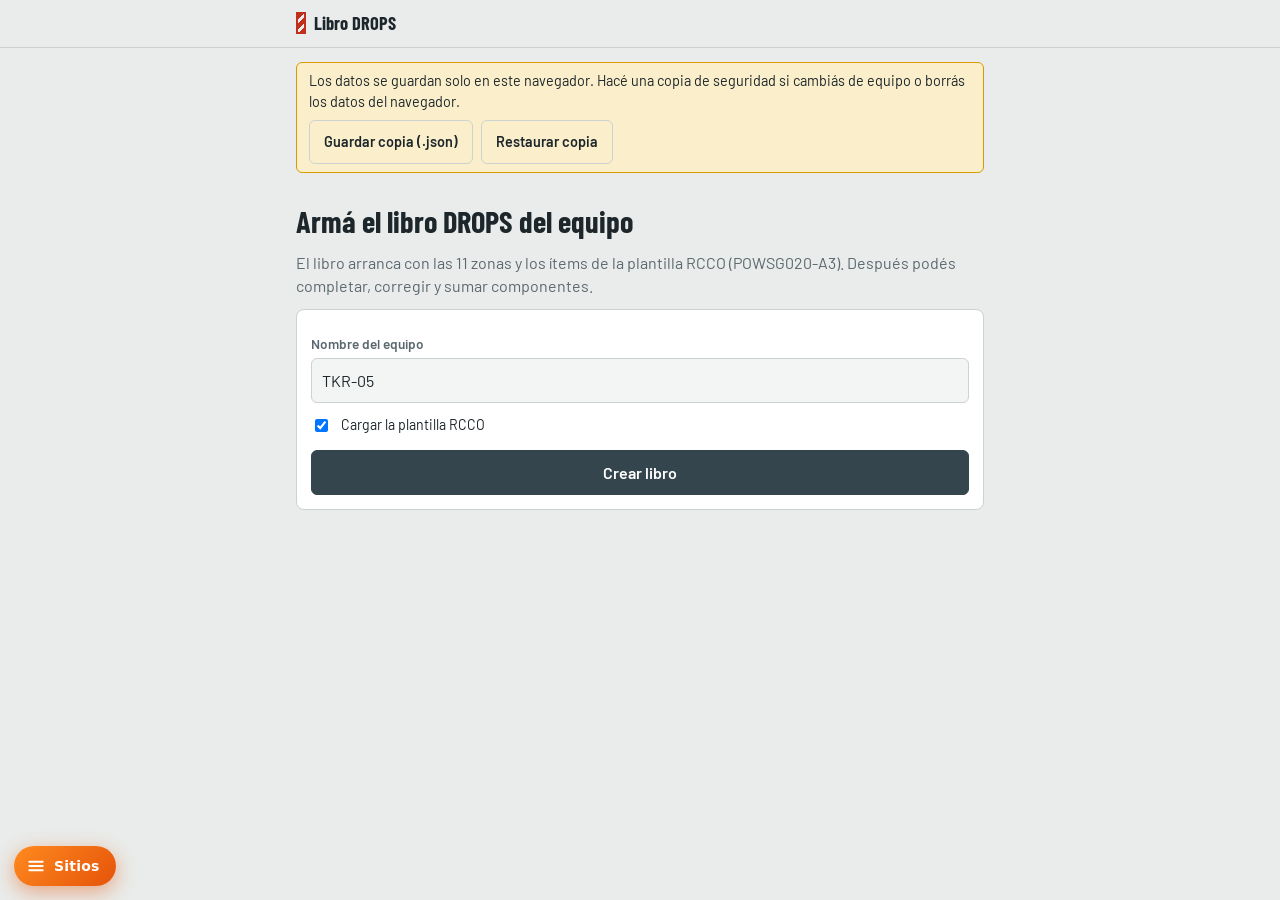
<file: libro-drops/index.html>
<!doctype html><html lang="es"><head><meta charset=utf8><meta name=viewport content="width=device-width,initial-scale=1,viewport-fit=cover"><style>:root{color-scheme:light;box-sizing:border-box;padding-top:env(safe-area-inset-top,0px);padding-bottom:env(safe-area-inset-bottom,0px)}html{scroll-padding-top:env(safe-area-inset-top,0px)}body{margin:0;padding:0;font:14px -apple-system,BlinkMacSystemFont,sans-serif;background:#faf9f5;color:#141413}img{max-width:100%}[hidden]:not([hidden=until-found i]){display:none!important}</style><link rel="manifest" href="../manifest.webmanifest"><link rel="icon" href="../assets/icons/favicon.svg" type="image/svg+xml"><link rel="apple-touch-icon" href="../assets/icons/apple-touch-icon.png"><meta name="theme-color" content="#0a1018"><meta name="description" content="Libro de objetos caídos: modelo 3D del equipo e inspecciones RCCO."><meta property="og:type" content="website"><meta property="og:locale" content="es_AR"><meta property="og:title" content="Libro DROPS"><meta property="og:description" content="Libro de objetos caídos: modelo 3D del equipo e inspecciones RCCO."><meta property="og:image" content="https://exertion-solutions.github.io/INDUCCION-SEGURIDAD---ESTUDIANTES-/assets/og.png"><meta name="twitter:card" content="summary_large_image"></head><body>
<!DOCTYPE html>
<html lang="es">
<head>
<meta charset="utf-8">
<meta name="viewport" content="width=device-width, initial-scale=1, viewport-fit=cover">
<title>Libro DROPS</title>
<link rel="stylesheet" href="../assets/fonts.css">
<style>
:root{
  --bg:#E9ECEA; --surface:#FFFFFF; --sunk:#F3F5F4; --ink:#1C262B; --muted:#5B686E; --line:#CBD2CF;
  --red:#BF2F1B; --red-soft:#F6DDD8; --amber:#D99A00; --amber-soft:#FBEFCB; --green:#2E7A4A; --green-soft:#D9EEDF;
  --steel:#34454D; --none:#8A969B; --none-soft:#E3E7E6;
  --display:"Barlow Condensed","Arial Narrow",Arial,sans-serif; --body:"Barlow","Segoe UI",Roboto,Arial,sans-serif;
  box-sizing:border-box; padding-top:env(safe-area-inset-top,0px); padding-bottom:env(safe-area-inset-bottom,0px);
  color-scheme:light;
}
@media (prefers-color-scheme:dark){:root:not([data-theme="light"]){
  --bg:#11171A; --surface:#1A2226; --sunk:#151C1F; --ink:#E4E9E7; --muted:#98A5AA; --line:#2B363B;
  --red:#E5533C; --red-soft:#3A201B; --amber:#F2B705; --amber-soft:#382E12; --green:#4DAE70; --green-soft:#17301F;
  --steel:#9FB3BC; --none:#7E8B90; --none-soft:#232C30; color-scheme:dark;}}
:root[data-theme="dark"]{
  --bg:#11171A; --surface:#1A2226; --sunk:#151C1F; --ink:#E4E9E7; --muted:#98A5AA; --line:#2B363B;
  --red:#E5533C; --red-soft:#3A201B; --amber:#F2B705; --amber-soft:#382E12; --green:#4DAE70; --green-soft:#17301F;
  --steel:#9FB3BC; --none:#7E8B90; --none-soft:#232C30; color-scheme:dark;}
*,*::before,*::after{box-sizing:border-box}
html{height:100%;scroll-padding-top:env(safe-area-inset-top,0px)}
body{margin:0;min-height:100%;background:var(--bg);color:var(--ink);font:16px/1.45 var(--body);-webkit-text-size-adjust:100%}
button,input,select,textarea{font:inherit;color:inherit}
button{cursor:pointer}
:focus-visible{outline:3px solid var(--amber);outline-offset:2px}
img{max-width:100%;display:block}
h1,h2,h3{font-family:var(--display);font-weight:700;line-height:1.1;margin:0}
h1{font-size:1.9rem}
h2{font-size:1.45rem}
h3{font-size:1.15rem;font-weight:600}
p{margin:.3rem 0}
.wrap{max-width:720px;margin:0 auto;padding:14px 16px 110px}
.top{position:sticky;top:env(safe-area-inset-top,0px);z-index:5;background:var(--bg);border-bottom:1px solid var(--line)}
.top .wrap{padding:10px 16px;display:flex;align-items:center;gap:10px}
.brand{font-family:var(--display);font-weight:700;font-size:1.15rem;display:flex;align-items:center;gap:8px;white-space:nowrap}
.brand i{display:inline-block;width:10px;height:22px;background:repeating-linear-gradient(135deg,var(--red) 0 4px,transparent 4px 7px);border:2px solid var(--red)}
.eq-select{margin-left:auto;max-width:55%;border:1px solid var(--line);background:var(--surface);border-radius:6px;padding:7px 10px;font-weight:600}
.banner{background:var(--amber-soft);border:1px solid var(--amber);border-radius:6px;padding:8px 12px;font-size:.9rem;margin-bottom:12px}
.muted{color:var(--muted)}
.small{font-size:.88rem}
.row{display:flex;gap:10px;align-items:center}
.between{justify-content:space-between}
.wrapflex{flex-wrap:wrap}
.stack>*+*{margin-top:12px}
.panel{background:var(--surface);border:1px solid var(--line);border-radius:8px;padding:14px}
.btn{border:1px solid var(--line);background:var(--surface);border-radius:6px;padding:10px 14px;font-weight:600;min-height:44px}
.btn.primary{background:var(--steel);border-color:var(--steel);color:var(--surface)}
.btn.danger{background:var(--red);border-color:var(--red);color:#fff}
.btn.ghost{background:transparent}
.btn.block{width:100%}
.btn:disabled{opacity:.5;cursor:not-allowed}
.link{background:none;border:0;padding:0;color:var(--steel);font-weight:600;text-decoration:underline;text-underline-offset:3px}
label.f{display:block;font-size:.85rem;font-weight:600;color:var(--muted);margin:10px 0 4px}
input.t,select.t,textarea.t{width:100%;border:1px solid var(--line);background:var(--sunk);border-radius:6px;padding:10px;min-height:44px}
textarea.t{min-height:80px;resize:vertical}
.chip{display:inline-flex;align-items:center;gap:5px;font-size:.78rem;font-weight:600;padding:2px 8px;border-radius:99px;background:var(--none-soft);color:var(--ink);white-space:nowrap}
.chip.alto{background:var(--red-soft);color:var(--red)}
.chip.medio{background:var(--amber-soft);color:var(--ink)}
.chip.bajo{background:var(--green-soft);color:var(--green)}
.chip.bien{background:var(--green-soft);color:var(--green)}
.chip.mal{background:var(--red-soft);color:var(--red)}
.chip.warn{background:var(--amber-soft)}

/* Mástil */
.summary{display:grid;grid-template-columns:repeat(3,1fr);gap:8px;margin:14px 0 18px}
.summary div{background:var(--surface);border:1px solid var(--line);border-radius:8px;padding:10px}
.summary b{display:block;font-family:var(--display);font-size:1.7rem;line-height:1}
.summary span{font-size:.8rem;color:var(--muted)}
.summary .due b{color:var(--red)}
.summary i.cnt{font-style:normal}
.mast{position:relative;margin-top:6px}
.mz{display:grid;grid-template-columns:62px 1fr;align-items:stretch;min-height:64px}
.mz .truss{position:relative;display:flex;justify-content:center}
.mz .truss span{display:block;height:100%;border-left:3px solid var(--steel);border-right:3px solid var(--steel);
  background:repeating-linear-gradient(40deg,transparent 0 9px,var(--steel) 9px 11px,transparent 11px 20px),
             repeating-linear-gradient(-40deg,transparent 0 9px,var(--steel) 9px 11px,transparent 11px 20px);opacity:.75}
.mz .truss .crown{position:absolute;top:0;left:50%;transform:translateX(-50%);width:40px;height:12px;background:var(--steel);border-radius:2px}
.mz .truss .floor{position:absolute;top:0;left:4px;right:4px;height:8px;background:var(--steel)}
.mz .truss .deck,.mz .truss .pad{background:none}
.mz .truss .deck{height:100%;width:52px;border-left:3px solid var(--steel);border-right:3px solid var(--steel);opacity:.55}
.mz .truss .pad{width:44px;height:100%;border:2px dashed var(--line);border-radius:4px}
.zb{display:flex;align-items:center;gap:10px;text-align:left;width:100%;margin:4px 0;background:var(--surface);border:1px solid var(--line);border-left:6px solid var(--none);border-radius:6px;padding:9px 12px;min-height:56px}
.zb.alto{border-left-color:var(--red)} .zb.medio{border-left-color:var(--amber)} .zb.bajo{border-left-color:var(--green)}
.zb .zn{font-family:var(--display);font-weight:600;font-size:1.08rem;line-height:1.15}
.zb .zm{font-size:.8rem;color:var(--muted)}
.zb .zc{margin-left:auto;text-align:right;flex:none}
.obsn{display:inline-block;min-width:26px;padding:1px 7px;border-radius:99px;background:var(--red);color:#fff;font-weight:700;font-size:.85rem;text-align:center}
.ground{display:flex;align-items:center;gap:10px;margin:10px 0 6px;font-size:.8rem;color:var(--muted)}
.ground::before,.ground::after{content:"";flex:1;height:0;border-top:3px double var(--line)}
.legend{display:flex;gap:12px;flex-wrap:wrap;font-size:.8rem;color:var(--muted);margin-top:10px}
.legend i{display:inline-block;width:10px;height:10px;border-radius:2px;margin-right:4px;vertical-align:-1px}

/* Items */
.item{background:var(--surface);border:1px solid var(--line);border-radius:8px;padding:12px;margin-bottom:10px}
.item .code{font-family:var(--display);font-weight:600;color:var(--muted);font-size:.9rem}
.item h3{margin:2px 0 6px}
.fx{display:grid;grid-template-columns:auto 1fr;gap:3px 10px;font-size:.9rem;margin:8px 0}
.fx dt{color:var(--muted);font-weight:600}
.fx dd{margin:0}
.fx .miss{color:var(--red);font-style:italic}
.crit{font-size:.88rem;background:var(--sunk);border-radius:6px;padding:8px 10px;margin-top:6px}
.refimg{width:100%;max-height:220px;object-fit:cover;border-radius:6px;margin:8px 0;border:1px solid var(--line)}
.thumb{width:84px;height:84px;object-fit:cover;border-radius:6px;border:1px solid var(--line)}

details{margin-top:10px;border:1px solid var(--line);border-radius:6px;background:var(--sunk)}
details summary{cursor:pointer;padding:10px 12px;font-weight:600;min-height:44px;display:flex;align-items:center}
details .detb{padding:0 12px 10px}
details h4{font-family:var(--display);font-size:1rem;margin:10px 0 4px}
details ul{margin:4px 0;padding-left:20px;font-size:.9rem}
details li{margin:3px 0}
main a{color:var(--steel);font-weight:600}
.regbox{border-top:1px dashed var(--line);margin-top:12px;padding-top:4px}
.btn[aria-pressed="true"]{border-color:var(--steel);background:var(--sunk)}
/* Inspección */
.seg{display:grid;grid-template-columns:repeat(3,1fr);gap:6px;margin-top:10px}
.seg button{min-height:48px;border:2px solid var(--line);background:var(--sunk);border-radius:6px;font-weight:700;font-family:var(--display);font-size:1.05rem}
.seg button[aria-pressed="true"].b{background:var(--green);border-color:var(--green);color:#fff}
.seg button[aria-pressed="true"].m{background:var(--red);border-color:var(--red);color:#fff}
.seg button[aria-pressed="true"].n{background:var(--steel);border-color:var(--steel);color:var(--surface)}
.seg.two{grid-template-columns:repeat(2,1fr)}
.progress{height:8px;background:var(--line);border-radius:99px;overflow:hidden;margin:6px 0 2px}
.progress i{display:block;height:100%;background:var(--steel)}
.zhead{position:sticky;top:calc(env(safe-area-inset-top,0px) + 58px);z-index:3;background:var(--bg);padding:10px 0 6px;display:flex;align-items:center;gap:8px}
.choice{display:block;width:100%;text-align:left;background:var(--surface);border:1px solid var(--line);border-left:6px solid var(--steel);border-radius:8px;padding:14px;margin-bottom:10px}
.choice h3{margin-bottom:2px}

/* Hallazgos */
.filters{display:flex;gap:6px;margin:10px 0 12px;flex-wrap:wrap}
.filters button{border:1px solid var(--line);background:var(--surface);border-radius:99px;padding:6px 14px;font-weight:600;min-height:38px}
.filters button[aria-pressed="true"]{background:var(--steel);color:var(--surface);border-color:var(--steel)}
.hz{display:block;width:100%;text-align:left;background:var(--surface);border:1px solid var(--line);border-radius:8px;padding:12px;margin-bottom:8px}
.hz.cerrado{opacity:.7}

/* Calculadora */
.calcout{border-radius:8px;padding:14px;margin-top:12px;border:2px solid var(--line)}
.calcout b{font-family:var(--display);font-size:1.6rem;display:block}
.chartbox{overflow-x:auto;margin-top:12px}

/* Tab bar */
.tabs{position:fixed;left:0;right:0;bottom:0;z-index:6;background:var(--surface);border-top:1px solid var(--line);padding-bottom:env(safe-area-inset-bottom,0px)}
.tabs div{max-width:720px;margin:0 auto;display:grid;grid-template-columns:repeat(4,1fr)}
.tabs button{background:none;border:0;padding:8px 2px 10px;min-height:58px;display:flex;flex-direction:column;align-items:center;gap:3px;font-size:.78rem;font-weight:600;color:var(--muted)}
.tabs button svg{width:24px;height:24px}
.tabs button[aria-current="page"]{color:var(--ink)}
.tabs button[aria-current="page"] svg{color:var(--red)}
.badge{background:var(--red);color:#fff;border-radius:99px;font-size:.7rem;padding:0 6px;margin-left:2px}

/* Hoja modal */
.sheet-bg{position:fixed;inset:0;background:rgba(10,15,18,.55);z-index:20;display:flex;align-items:flex-end;justify-content:center}
.sheet{background:var(--surface);width:100%;max-width:720px;max-height:92%;overflow:auto;border-radius:14px 14px 0 0;padding:16px 16px calc(24px + env(safe-area-inset-bottom,0px))}
.sheet .grab{width:44px;height:5px;background:var(--line);border-radius:9px;margin:0 auto 12px}
.toast{position:fixed;left:50%;transform:translateX(-50%);bottom:calc(80px + env(safe-area-inset-bottom,0px));background:var(--ink);color:var(--bg);padding:10px 16px;border-radius:8px;z-index:30;max-width:90%;font-weight:600}
.loader{padding:80px 20px;text-align:center;color:var(--muted)}
/* Estado de zona durante la inspección */
.mz{--tc:var(--steel)}
.mz.st-ok{--tc:var(--green)} .mz.st-mal{--tc:var(--red)} .mz.st-pend{--tc:var(--none)}
.mz .truss span{border-color:var(--tc)!important}
.mz.st-ok .truss span,.mz.st-mal .truss span{background:repeating-linear-gradient(40deg,transparent 0 9px,var(--tc) 9px 11px,transparent 11px 20px),repeating-linear-gradient(-40deg,transparent 0 9px,var(--tc) 9px 11px,transparent 11px 20px)}
.mz.st-ok .truss .pad,.mz.st-mal .truss .pad{background:none;border-color:var(--tc)}
.zb .zp{display:block;height:4px;background:var(--line);border-radius:9px;overflow:hidden;margin-top:6px;max-width:220px}
.zb .zp i{display:block;height:100%;background:var(--tc)}
.zb.alto.stz-mal,.zb.medio.stz-mal,.zb.bajo.stz-mal,.zb.stz-mal{border-left-color:var(--red)}
.zb.stz-ok{border-left-color:var(--green)}
.zb.stz-pend{border-left-color:var(--none)}
.btn3d{display:inline-flex;align-items:center;gap:6px}
.btn3d svg{width:18px;height:18px}
.venc{font-weight:700;color:var(--red)} .vok{color:var(--muted)}
.falta{color:var(--red);font-weight:600}
/* Todos los equipos */
table.tq{width:100%;border-collapse:collapse;background:var(--surface);border:1px solid var(--line);border-radius:8px;overflow:hidden;font-size:.9rem}
table.tq th,table.tq td{padding:9px 8px;border-bottom:1px solid var(--line);text-align:left}
table.tq th{font-family:var(--display);font-weight:600;background:var(--sunk)}
table.tq td.n{text-align:right;font-family:var(--display);font-size:1.1rem;font-weight:700}
table.tq td.n.r{color:var(--red)}
.tqwrap{overflow-x:auto}
/* Firma */
.firma{width:100%;height:140px;background:var(--sunk);border:1px dashed var(--line);border-radius:6px;touch-action:none;display:block}
/* Calculadora */
.calcgrid{display:grid;grid-template-columns:1fr;gap:12px;margin-top:12px}
@media (min-width:560px){.calcgrid{grid-template-columns:minmax(0,1fr) 150px}}
.fall{position:relative;background:var(--surface);border:1px solid var(--line);border-radius:8px;height:230px;overflow:hidden}
.fall .sc{position:absolute;left:8px;top:14px;bottom:30px;border-left:2px solid var(--line)}
.fall .sc b{position:absolute;left:4px;font-size:.7rem;font-weight:600;color:var(--muted);white-space:nowrap;transform:translateY(-50%)}
.fall .gr{position:absolute;left:0;right:0;bottom:0;height:30px;background:repeating-linear-gradient(135deg,var(--line) 0 3px,transparent 3px 8px);border-top:2px solid var(--steel)}
.fall .ob{position:absolute;left:50%;top:14px;width:22px;height:22px;margin-left:-11px;background:var(--steel);border-radius:3px}
.fall .fl{position:absolute;left:50%;bottom:30px;width:80px;height:80px;margin:0 0 -40px -40px;border-radius:50%;opacity:0}
.fall .ln{position:absolute;right:8px;bottom:36px;font-size:.78rem;font-weight:600;text-align:right}
.clegend{display:flex;flex-wrap:wrap;gap:6px 14px;font-size:.8rem;margin-top:8px}
.clegend i{display:inline-block;width:12px;height:12px;border-radius:2px;margin-right:5px;vertical-align:-2px}
/* Visor 3D */
#v3d{position:fixed;inset:0;z-index:40;background:#0E1417;display:none;flex-direction:column;color:#E4E9E7}
#v3d.on{display:flex}
#v3d .vh{display:flex;align-items:center;gap:10px;padding:10px 14px;padding-top:calc(10px + env(safe-area-inset-top,0px));border-bottom:1px solid #2B363B}
#v3d .vh h2{font-size:1.2rem;color:#E4E9E7}
#v3d .vh button{margin-left:auto;background:#1A2226;color:#E4E9E7;border:1px solid #2B363B;border-radius:6px;min-height:44px;padding:8px 14px;font-weight:600}
#v3d .cv{position:relative;flex:1;min-height:0}
#v3d canvas{display:block;width:100%;height:100%}
#v3d .rot{position:absolute;left:10px;top:10px;background:rgba(217,154,0,.92);color:#1C262B;font-size:.78rem;font-weight:700;padding:4px 9px;border-radius:4px;pointer-events:none}
#v3d .tip{position:absolute;pointer-events:none;background:#1C262B;border:1px solid #98A5AA;color:#fff;font-size:.8rem;padding:4px 8px;border-radius:5px;transform:translate(-50%,-130%);white-space:nowrap;display:none}
#v3d .vl{display:flex;flex-wrap:wrap;gap:6px 14px;font-size:.78rem;padding:8px 14px calc(10px + env(safe-area-inset-bottom,0px));border-top:1px solid #2B363B}
#v3d .vl i{display:inline-block;width:10px;height:10px;border-radius:50%;margin-right:5px;vertical-align:-1px}
#v3d .msg{position:absolute;inset:0;display:flex;align-items:center;justify-content:center;text-align:center;padding:20px;color:#98A5AA}
/* Cierre */
.stamp{position:fixed;inset:0;z-index:50;display:flex;align-items:center;justify-content:center;background:rgba(10,15,18,.45);pointer-events:none}
.stamp div{background:var(--surface);border:3px solid var(--green);color:var(--green);border-radius:12px;padding:18px 26px;text-align:center;font-family:var(--display);font-weight:700;font-size:1.5rem;transform:rotate(-4deg)}
.stamp svg{width:56px;height:56px;display:block;margin:0 auto 6px}
.stamp small{display:block;font-size:.95rem;color:var(--ink)}
/* Movimiento */
@media (prefers-reduced-motion:no-preference){
  .sheet{animation:up .18s ease-out}@keyframes up{from{transform:translateY(24px);opacity:.6}}
  .anim .mz{animation:zin .38s ease-out both}
  @keyframes zin{from{opacity:0;transform:translateX(-14px)}}
  .mz.st-mal .truss span{animation:pulse 1.6s ease-in-out infinite}
  @keyframes pulse{50%{opacity:.35}}
  .fall.go .ob{animation:caer var(--t) cubic-bezier(.55,0,1,.45) forwards}
  @keyframes caer{to{top:178px}}
  .fall.go .fl{animation:flash .5s ease-out var(--t) forwards}
  @keyframes flash{0%{opacity:.85;transform:scale(.3)}100%{opacity:0;transform:scale(1.6)}}
  .stamp div{animation:sello .55s cubic-bezier(.2,1.6,.4,1) both}
  @keyframes sello{from{opacity:0;transform:rotate(-4deg) scale(1.6)}}
  .stamp path{stroke-dasharray:40;stroke-dashoffset:40;animation:chk .35s .3s ease-out forwards}
  @keyframes chk{to{stroke-dashoffset:0}}
  ::view-transition-old(root),::view-transition-new(root){animation-duration:.22s}
}
@media (prefers-reduced-motion:reduce){.fall .ob{top:178px!important}}
@media (min-width:640px){.summary b{font-size:2rem}}
</style>
</head>
<body>
<div id="app"><div class="loader">Abriendo el libro…</div></div>
<input type="file" id="fileIn" accept="image/*" capture="environment" hidden>
<script>
"use strict";
/* ============ PLANTILLA RCCO (POWSG020-A3 / Libro DROPS Rev.03) ============ */
const CT="Verificar visualmente que los elementos estén correctamente colocados: tuerca autofrenante o tuerca común con chaveta partida.";
const ESL=" Verificar la condición de las eslingas de seguridad.";
const NL=" Verificar que estén colocadas las arandelas Nord-Lock.";
const BOL=" Verificar bolsillo contenedor de la roldana ante corte de eje (PO-WSG-020, 6.3.4).";
const GC="Verificar condición de grilletes y de cables de seguridad.";
const TIN="Verificar estado de soldadura del tintero y colocación de perno y seguro.";
const NR="No requerida";
// [descripción, fijación primaria, retención secundaria, aseguramiento de seguridad, criterio, riesgo]
const PLANTILLA=[
 {cod:"COR",nombre:"Corona",riesgo:"alto",pos:"alto",items:[
  ["Polea de pistón","3 topes guía cable con bulones y tuercas autofrenantes o tuercas con chaveta partida","",NR,CT,"alto"],
  ["Polea viajera","3 topes guía cable con bulones y tuercas autofrenantes o tuercas con chaveta partida","",NR,CT,"alto"],
  ["Polea de punto muerto","3 topes guía cable con bulones y tuercas autofrenantes o tuercas con chaveta partida","",NR,CT,"alto"],
  ["Polea de líneas 1, 2 y 3 de aparejo","3 topes guía cable con bulones y tuercas autofrenantes o tuercas con chaveta partida","",NR,CT,"alto"],
  ["Poleas de izaje de cable de guinche","4 pastecas de pasaje 5/8 - 9/16 sujetas con bulones y tuercas autofrenantes","",NR,CT+BOL,"alto"],
  ["Placa certificada de sujeción para T-5","Placa soldada sujeta con 4 bulones y tuercas autofrenantes","Arandelas Nord-Lock",NR,"Verificar condición de soldaduras y colocación de tuercas."+NL,"alto"],
  ["Baliza de la corona","Baliza roscada","","Eslinga de seguridad 3 mm",CT+ESL,"alto"],
  ["Banderas en cajón de corona","Grampas ancladas a la estructura con bulones, tuercas autofrenantes y prisioneros","Arandelas Nord-Lock","Eslinga de seguridad 3 mm",CT+ESL+NL,"alto"],
  ["Dispositivo retráctil T5","Grillete","Eslinga","Eslinga de seguridad 4 mm","Verificar condición del grillete y del cable de seguridad.","alto"],
  ["Amortiguador de corona: línea de vida T3","Grampas ancladas a la estructura con bulones y tuercas autofrenantes","Arandelas Nord-Lock","",CT+NL,"alto"],
  ["Soporte de accesorios: banderas","Tintero soldado con mariposa sujeta con cadena","Arandela Nord-Lock","Eslinga de seguridad 6 mm",CT+ESL,"alto"]]},
 {cod:"DCO",nombre:"Entre corona y piso de enganche",riesgo:"alto",pos:"alto",items:[
  ["Luminarias en mástil (7 unidades)","Grampas, bulones y tuercas autofrenantes","Arandelas Nord-Lock","Eslinga de seguridad 3 mm",CT+ESL+NL,"alto"],
  ["Reflector LED","Grampas, bulones y tuercas autofrenantes","Arandelas Nord-Lock","Eslinga de seguridad 3 mm",CT+ESL+NL,"alto"],
  ["Depósito de purga","Grampas laterales a la estructura del mástil con bulones y tuercas autofrenantes","Arandelas Nord-Lock","Eslinga de seguridad 3 mm",CT+ESL+NL,"alto"],
  ["Vientos posteriores del segundo tramo","2 grilletes de 4 elementos certificados en cáncamos del bloque de corona","",NR,CT,"alto"],
  ["Vientos de carga","2 grilletes de 4 elementos certificados posicionados en chasis","",NR,GC,"alto"],
  ["Vientos de carga trasero","Grilletes de 4 elementos a cáncamos soldados, con perno, tuerca y chaveta partida","Arandelas Nord-Lock",NR,GC+NL,"alto"],
  ["Viento de anclaje terrestre trasero","2 grilletes de 4 elementos certificados posicionados en chasis","",NR,"Verificar condición de soldadura, estado de grilletes y cables de seguridad.","alto"],
  ["Vientos frontales de segundo tramo","2 cáncamos certificados con perno y chaveta; grilletes de 4 elementos a cáncamos soldados","",NR,"Verificar condición de soldadura, estado de grilletes y cables de seguridad.","alto"],
  ["Poleas superiores de piso de enganche","2 poleas soldadas con perno eje, tuerca castillo y chaveta partida","",NR,"Verificar soldadura de pastecas y condición de grampas."+BOL,"alto"]]},
 {cod:"PE",nombre:"Piso de enganche",riesgo:"alto",pos:"alto",items:[
  ["Caran block del enganchador","Sujeto a cáncamo con grillete","",NR,GC,"alto"],
  ["Sujeción del cable del pirosalva","Cáncamos y grilletes de 4 elementos","",NR,GC,"alto"],
  ["Pirosalva","Elemento original abulonado con 7 bulones","",NR,"Verificar condición del pirosalva y sus bulones.","alto"],
  ["Rejilla de material desplegable","Abulonada con seguros y tuercas autofrenantes o con chaveta partida","Arandelas Nord-Lock",NR,CT+NL,"alto"],
  ["Trampolín","Abulonado con tuercas autofrenantes","Arandelas Nord-Lock","Eslinga de seguridad 3/8\" con 4 eslabones engrampados",CT+" Chequear eslabones de la eslinga."+NL,"alto"],
  ["Peines de piso de enganche","Abulonados con tuercas autofrenantes o con chaveta partida","Arandelas Nord-Lock","Eslinga de seguridad 3/8\"","Verificar condición de peines. "+CT+NL,"alto"],
  ["Puerta de ingreso a piso de enganche","Bisagras soldadas","","Cadenas soldadas","Chequear eslabones de cadenas de seguridad y estado de soldaduras.","alto"],
  ["Sujeción de piso de enganche","Cáncamo soldado","",NR,"Verificar soldadura del cáncamo.","alto"],
  ["Cable de sujeción de seguridad de piso de enganche","Cable certificado con grillete a cáncamos de la estructura; 4 grampas de sujeción","","Cable de seguridad","Verificar estado de cables, grampas y grilletes.","alto"],
  ["Viento de anclaje inferior","Grilletes a cáncamos soldados a la estructura","",NR,GC+" Verificar estado de soldadura.","alto"],
  ["Puerta de ingreso pirosalva","Bisagras soldadas; perno pasador sujeto a cadena soldada","","Cadenas soldadas","Chequear eslabones de cadenas de seguridad y estado de soldaduras.","alto"],
  ["Poleas de deslizamiento de piso de enganche","2 poleas viajeras abulonadas con tuercas autofrenantes, sujetas a cáncamos soldados","",NR,"Verificar perno de seguridad, condición de cables y ajuste de bulones y tuercas."+BOL,"alto"],
  ["Vientos de sujeción superior","2 vientos con grilletes a cáncamos soldados; cable con grampa de sujeción","","Cadena de seguridad",GC+" Verificar grampa de sujeción.","alto"]]},
 {cod:"DPE",nombre:"Entre piso de enganche y primera sección del mástil",riesgo:"alto",pos:"alto",items:[
  ["Luminarias de mástil (5 unidades)","Grampas, bulones y tuercas autofrenantes","","Eslinga de seguridad 3 mm","Verificar condición y ajuste del bulón y la tuerca."+ESL,"alto"],
  ["Reflectores LED (3 unidades, caballete de pivoteo)","Grampas de seguridad, tornillos y tuercas autofrenantes","","Eslinga de seguridad 3 mm",CT+ESL,"alto"],
  ["Interruptor de alimentación de luz del segundo tramo","Bulones y tuercas autofrenantes","Arandelas Nord-Lock","Eslinga de seguridad 3 mm",CT+ESL+NL,"alto"],
  ["Grilletes de rienda de carga primer tramo","2 grilletes de 4 elementos posicionados en chasis","",NR,"Verificar condición y ajuste del bulón y la tuerca.","alto"],
  ["Polea de deslizamiento interior de piso de enganche","2 poleas viajeras abulonadas con tuercas autofrenantes, sujetas a cáncamos soldados","",NR,"Verificar perno de seguridad, condición de cables y ajuste de bulones y tuercas."+BOL,"alto"],
  ["Caja de conexión eléctrica del mástil","Abulonada al mástil con tuercas autofrenantes","Arandelas Nord-Lock",NR,CT+NL,"alto"],
  ["Soporte de stand pipe","Grampas cepo abulonadas a la estructura del mástil","",NR,"Verificar estado de las grampas y su correcto abulonado.","alto"],
  ["Grampas en manguerote de cuello de cisne","Abulonadas con tuercas autofrenantes","Arandelas Nord-Lock","Grilletes de 4 elementos y eslinga de seguridad",CT+" Verificar eslinga de seguridad y grilletes."+NL,"alto"],
  ["Pulmón de indicador de peso Martin Decker","Prensado a cable con grampa de sujeción","","Cadena de seguridad sujeta en grampa","Verificar ajuste de bulones y tuercas de grampa, eslabones de cadena y prensa del pulmón.","alto"]]},
 {cod:"PT",nombre:"Piso de trabajo y escalera de acceso",riesgo:"",pos:"piso",items:[
  ["Escaleras y plataformas de tránsito/trabajo","Escalera con perno y seguro; barandas en tinteros soldados con perno y seguro","",NR,"Verificar colocación de perno y seguros en escalera.",""],
  ["Pernos de fijación a piso de trabajo","Bujes de escalera en cuna del piso de trabajo con pernos y seguros","",NR,"Verificar colocación de bujes en cuna de apoyo, pernos y seguros de fijación.",""],
  ["Barandas y rodapié","Baranda en tintero soldado a estructura de piso, con pernos pasantes y seguro","",NR,"Verificar colocación de pernos pasantes y seguros de fijación.",""],
  ["Baranda de plano inclinado","Baranda en tintero soldado a estructura de piso, con pernos pasantes y seguro","",NR,"Verificar colocación de pernos pasantes y seguros de fijación.",""],
  ["Patas de apoyo de piso de trabajo","Pernos pasantes y seguro de fijación","",NR,"Verificar colocación de pernos pasantes y seguros de fijación.",""],
  ["Pasadores de sujeción de aleros","Pasadores de aleros rebatibles con pernos y seguros de fijación","",NR,"Verificar colocación de pernos pasantes y seguros de fijación en pasadores.",""]]},
 {cod:"BP",nombre:"Área de boca de pozo",riesgo:"medio",pos:"piso",items:[
  ["Guinche","Cable de 9/16\" ojo/ojo con guardacabo, grillete de 4 cuerpos y giratorio","",NR,"Verificar estado del grillete certificado y ajuste de perno.","alto"],
  ["Power swivel - cabeza rotativa","N/A","","N/A","No aplica en el RCCO vigente.","alto"],
  ["Aparejo","Sostenido por 8 líneas de cable 1 1/8\" torsión derecha","",NR,"Verificar estado del aparejo, inspección y certificado vigente, freno de aparejo y cable.","alto"],
  ["Eslinga de sujeción y anclaje","Grillete y eslinga de seguridad de 9/16\"","","Eslinga de seguridad de 1/2\"","Verificar eslinga de seguridad, grilletes y seguro en perno de grillete.","alto"]]},
 {cod:"PRL",nombre:"Poste de retenida de llave hidráulica",riesgo:"",pos:"piso",items:[
  ["Grampa superior de sujeción","Grampa con 8 bulones y tuercas autofrenantes","",NR,"Verificar visualmente que los elementos estén correctamente colocados (tuerca autofrenante).","medio"],
  ["Grampa inferior de sujeción","Grampa con 8 bulones y tuercas autofrenantes","",NR,"Verificar visualmente que los elementos estén correctamente colocados (tuerca autofrenante).","medio"],
  ["Sujeción de brazo de llave a poste de retenida","Perno pasante con cadena soldada y seguro; eslinga con grillete de 4 elementos","",NR,"Verificar seguro en perno pasante y que el grillete cuente con los 4 elementos.","medio"]]},
 {cod:"SUB",nombre:"Subestructura y carrier",riesgo:"medio",pos:"piso",items:[
  ["Pistones y tensores","6 tensores abulonados con seguros, tuerca autofrenante y chaveta partida","",NR,CT,"medio"],
  ["Escaleras y plataformas de tránsito/trabajo","Escalera con perno y seguro; barandas en tinteros soldados con perno y seguro","",NR,"Verificar colocación de perno y seguros en escalera y barandas.","medio"],
  ["Barandas y rodapié","Baranda en tintero soldado con perno y seguro","",NR,TIN,"medio"],
  ["Artefactos de iluminación","Grampas, bulones y tuercas autofrenantes","Arandelas Nord-Lock","Eslinga de seguridad 3 mm",CT+ESL+NL,"medio"]]},
 {cod:"CAS",nombre:"Casilla de maquinista",riesgo:"medio",pos:"suelo",items:[
  ["Mangueras y comandos de izaje","Grampas cepo abulonadas a la estructura","",NR,"Verificar estado de las grampas y su correcto abulonado.","medio"],
  ["Soporte y pernos","Casilla fijada en tinteros soldados con perno y seguro","",NR,TIN,"medio"],
  ["Escaleras y pasadores","Escalera con perno y seguro; barandas en tinteros soldados con perno y seguro","",NR,"Verificar pasadores y colocación de perno y seguros en escalera y barandas.","medio"]]},
 {cod:"PLA",nombre:"Plano inclinado y planchada",riesgo:"medio",pos:"suelo",items:[
  ["Plano inclinado y pernos","Bandeja HCA","","","","medio"],
  ["Barandas","Baranda en tintero soldado con perno y seguro","",NR,TIN,"medio"]]},
 {cod:"PIL",nombre:"Piletas, bombas, generador, depósito y campamento",riesgo:"bajo",pos:"suelo",items:[
  ["Luminarias","Soporte abulonado en base soldada; palmeras rebatibles con perno pasante y seguro; artefactos con grampa cepo y tuercas autofrenantes","","Eslinga de seguridad doble 3 mm","Verificar soldadura del soporte del mástil de luminaria. "+CT+ESL,"bajo"],
  ["Barandas y rodapié","Baranda en tintero soldado con perno y seguro","",NR,TIN,"bajo"]]}
];
// Check list POWSG020-A1
const CHECKLIST=[
 "Verificar el aseguramiento de la baliza del equipo. ¿Encendido y/o intermitencia de la baliza?",
 "Chequear los pernos y seguros varios del aparejo del equipo. ¿Aseguramiento correcto?",
 "Verificar planilla de Inspección de Elementos para Trabajos y Rescate en Altura POSGI015-A1-0.",
 "Verificar ojales, pernos y seguros inferior y superior de pistón principal.",
 "Verificar el estado de los peines en el piso de enganche y su aseguramiento.",
 "Chequear todos los grilletes, pasadores y seguros de las eslingas del piso de enganche.",
 "Verificar el estado de la compuerta y triángulo del aseguramiento del pirosalva.",
 "Estado de cable, guardacabo, seguro y gancho del guinche del equipo. ¿Aseguramiento correcto?",
 "Verificar la correcta colocación de todos los pernos, tuercas y seguros en la corona.",
 "Chequear la colocación de los seguros (alfiler-chaveta) de elevadores y amelas en el aparejo.",
 "Verificar que todas las luminarias en la torre estén aseguradas correctamente (eslinga).",
 "Chequear el estado de las eslingas y grampas colocadas en la línea del stand pipe y manguerote.",
 "Verificar que seguros y pernos estén colocados en la cabeza de circulación o power swivel.",
 "Control visual de poleas, eslingas y cabrestantes montados sobre la corona."
];
const REF_PUNTOS={"COR-1":{"c":"mastil","pg":1},"COR-2":{"c":"mastil","pg":1},"COR-3":{"c":"mastil","pg":1},"COR-4":{"c":"mastil","pg":2},"COR-5":{"c":"mastil","pg":2,"f":["texto-ambiguo"]},"COR-6":{"c":"mastil","pg":2},"COR-7":{"c":"mastil","pg":2},"COR-8":{"c":"mastil","pg":3},"COR-9":{"c":"mastil","pg":3},"COR-10":{"c":"mastil","pg":3,"f":["dudoso"]},"COR-11":{"c":"mastil","pg":3,"f":["dudoso"]},"DCO-1":{"c":"mastil","pg":4},"DCO-2":{"c":"mastil","pg":4},"DCO-3":{"c":"mastil","pg":4},"DCO-4":{"c":"vientos","pg":5},"DCO-5":{"c":"vientos","pg":5},"DCO-6":{"c":"vientos","pg":5},"DCO-7":{"c":"vientos","pg":6},"DCO-8":{"c":"vientos","pg":6},"DCO-9":{"c":"mastil","pg":6},"PE-1":{"c":"enganche","pg":7},"PE-2":{"c":"enganche","pg":7},"PE-3":{"c":"enganche","pg":7},"PE-4":{"c":"enganche","pg":8},"PE-5":{"c":"enganche","pg":8},"PE-6":{"c":"enganche","pg":8},"PE-7":{"c":"enganche","pg":9},"PE-8":{"c":"enganche","pg":9},"PE-9":{"c":"enganche","pg":9},"PE-10":{"c":"vientos","pg":10},"PE-11":{"c":"enganche","pg":10},"PE-12":{"c":"enganche","pg":10},"PE-13":{"c":"vientos","pg":11},"DPE-1":{"c":"mastil","pg":11},"DPE-2":{"c":"mastil","pg":11},"DPE-3":{"c":"mastil","pg":12},"DPE-4":{"c":"vientos","pg":12},"DPE-5":{"c":"mastil","pg":13},"DPE-6":{"c":"mastil","pg":13},"DPE-7":{"c":"mastil","pg":13},"DPE-8":{"c":"mastil","pg":14},"DPE-9":{"c":"mastil","pg":14},"BP-1":{"c":"malacate","pg":15},"BP-2":{"c":"aparejo","pg":15,"f":["no-aplica"]},"BP-3":{"c":"aparejo","pg":15},"BP-4":{"c":"aparejo","pg":15},"SUB-1":{"c":"camion","pg":16},"SUB-2":{"c":"subestructura","pg":16},"SUB-3":{"c":"subestructura","pg":16},"SUB-4":{"c":"subestructura","pg":17},"CAS-1":{"c":"cabina","pg":18},"CAS-2":{"c":"cabina","pg":18},"CAS-3":{"c":"cabina","pg":19},"PLA-1":{"c":"caballetes","pg":20,"f":["dudoso"]},"PLA-2":{"c":"caballetes","pg":20},"PIL-1":{"c":"circulacion","pg":21},"PIL-2":{"c":"circulacion","pg":21},"PT-1":{"c":"subestructura","pg":22},"PT-2":{"c":"subestructura","pg":22},"PT-3":{"c":"subestructura","pg":23},"PT-4":{"c":"subestructura","pg":23},"PT-5":{"c":"subestructura","pg":23},"PT-6":{"c":"subestructura","pg":24},"PRL-1":{"c":"llave","pg":24,"f":["texto-ambiguo"]},"PRL-2":{"c":"llave","pg":25,"f":["texto-ambiguo"]},"PRL-3":{"c":"llave","pg":25}};
const COMPONENTES={"mastil":{"name":"Mástil telescópico y corona","riesgos":["Colapso o caída del mástil por sobrecarga, falla de vientos o terreno blando","Caída de objetos desde altura (herramientas, pernos, hielo)","Contacto con líneas eléctricas aéreas al izar o bajar el mástil"],"controles":["Inspección pre-uso de pasadores, trabas del tramo telescópico y soldaduras","Respetar la capacidad nominal de la placa del fabricante","Zona de exclusión durante izado/abatido del mástil","Casco con barbijo, botines de seguridad, guantes"]},"subestructura":{"name":"Subestructura y piso de trabajo","riesgos":["Resbalones y tropiezos por fluidos, barro o herramientas en el piso","Caída a distinto nivel por barandas faltantes o escalera obstruida","Aplastamiento de manos y pies en la zona de la mesa"],"controles":["Orden y limpieza permanente; material absorbente a mano","Barandas completas y rodapiés","Dos vías de escape libres desde el piso","Botines con puntera, guantes anti-impacto"]},"malacate":{"name":"Malacate","riesgos":["Atrapamiento en el tambor o en la línea en movimiento","Latigazo de cable ante corte de la línea","Falla de frenos con carga suspendida"],"controles":["Guardas colocadas en tambor y transmisión","Control de desgaste y programa de corrida y corte de la línea","Prueba de frenos al inicio de cada turno","Nadie en la línea de fuego del cable"]},"aparejo":{"name":"Aparejo (bloque viajero) y gancho","riesgos":["Golpe por el aparejo en movimiento","Choque del aparejo contra la corona (sobreizaje)","Caída de la carga por traba del gancho abierta","Atrapamiento de manos en la bisagra o la traba del elevador (referencia, pendiente de validación)","Elevador de varillas mal asentado o sin cerrar (referencia, pendiente de validación)","Desgaste o fisura en los ojos de las amelas y en los pasadores (referencia, pendiente de validación)"],"controles":["Dispositivo anti-choque de corona (crown-o-matic) probado","Traba de seguridad del gancho verificada","Nadie debajo de la carga suspendida","Comunicación clara maquinista–enganchador"]},"motor":{"name":"Motor y transmisión","riesgos":["Atrapamiento en poleas, correas y cardán","Quemaduras en escape y superficies calientes","Ruido elevado; incendio por pérdidas de combustible"],"controles":["Guardas fijas en partes móviles","Parada de emergencia (corte de aire) operativa","Protección auditiva","Extintor a mano y control de pérdidas"]},"cabina":{"name":"Cabina del maquinista y consola","riesgos":["Pérdida de visibilidad del piso y del enganchador","Operación con indicador de peso descalibrado","Fatiga del operador"],"controles":["Indicador de peso calibrado y visible","Señales acordadas y radio con el enganchador","Respeto de horas de trabajo y descanso","Solo personal habilitado en los mandos"]},"bop":{"name":"BOP (preventores)","riesgos":["Surgencia o descontrol de pozo","Presencia de H₂S u otros gases","Proyección de fluido a presión en conexiones","Erosión o lavado del choke por fluido a presión (referencia, pendiente de validación)","Gas en el retorno del choke manifold, incl. H₂S (referencia, pendiente de validación)","Golpe de ariete al maniobrar válvulas del choke manifold (referencia, pendiente de validación)"],"controles":["Verificar configuración y pruebas con el programa del pozo y procedimiento aplicable","Confirmar detección de gases y respuesta de emergencia según evaluación del sitio","Verificar el sistema de accionamiento y acceso a sus mandos"]},"llave":{"name":"Llave hidráulica, contrafuerza y cuñas","riesgos":["Atrapamiento de manos en mordazas y cuñas","Golpe por giro de la llave o de la línea de aguante","Latigazo de mangueras hidráulicas","Aplastamiento entre el brazo de reacción y el poste de retenida al girar la llave (referencia, pendiente de validación)","Pinzamiento de manos en palancas, válvulas de mando y patas de apoyo con resorte (referencia, pendiente de validación)","Caída de la llave por falla de la línea de suspensión o del cabo doble (referencia, pendiente de validación)"],"controles":["Verificar mordazas, puertas y mandos según el fabricante","Confirmar punto de reacción y sistema de retención de la llave","Seleccionar protección personal según la tarea","Verificar integridad y retención de mangueras según presión, fluido y fabricante"]},"caballetes":{"name":"Caballetes de tubería","riesgos":["Rodado de tubos y aplastamiento de piernas","Golpes al manipular tubería con el aparejo","Sobreesfuerzo en el manipuleo manual"],"controles":["Topes y cuñas laterales en caballetes","Uso de guía (sogas) para tubos suspendidos","Nunca pararse entre tubos y caballete","Técnica de levantamiento en equipo"]},"circulacion":{"name":"Sistema de circulación","riesgos":["Rotura de líneas de alta presión","Exposición a fluidos y químicos","Caída dentro de piletas o desde pasarelas","Gas o vapores en el golpeador y su venteo, incl. H₂S (referencia, pendiente de validación)","Rebalse de la pileta de ensayo (referencia, pendiente de validación)","Ingreso a espacio confinado por las bocas de inspección de la pileta (referencia, pendiente de validación)","Proyección de fluido a presión en cañerías y válvulas del golpeador (referencia, pendiente de validación)"],"controles":["Líneas de alta presión probadas y aseguradas","Válvula de alivio calibrada en la bomba","Antiparras, guantes de nitrilo, ropa ignífuga","Barandas en pasarelas de tanques"]},"vientos":{"name":"Vientos del mástil","riesgos":["Pérdida de estabilidad del mástil por anclaje flojo","Tropiezos o golpes contra los cables","Latigazo ante corte de un viento"],"controles":["Anclajes al terreno y puntos de amarre al carrier certificados, con tensión verificada","Vientos señalizados con banderines","Suspender la operación con viento fuerte según procedimiento","Inspección de grapas y guardacabos"]},"enganche":{"name":"Escalera y plataforma del enganchador","riesgos":["Caída de altura","Golpes con el aparejo o la tubería en movimiento","Caída de objetos hacia el piso","Atrapamiento de manos entre los dedos del peine al acomodar tubulares (referencia, pendiente de validación)","Caída de tubulares desde los peines por vuelco del tiro (referencia, pendiente de validación)","Puerta de ingreso o cadena de retención mal cerrada (referencia, pendiente de validación)"],"controles":["Arnés de cuerpo completo con línea de vida y anticaídas","Dispositivo de evacuación rápida (escape)","Herramientas amarradas","Comunicación permanente con el maquinista"]},"camion":{"name":"Camión portaequipo","riesgos":["Vuelco o hundimiento por terreno sin compactar","Atropellamiento durante el posicionamiento","Movimiento del camión con el mástil levantado"],"controles":["Terreno nivelado y compactado; bases bajo los gatos","Señalero durante las maniobras","Freno aplicado y calzas en ruedas","Chaleco reflectivo en la maniobra"]}};
const REFERENCIAS=[{"t":"PO-WSG-020, 6.3.4: bolsillo contenedor en roldanas","r":"El procedimiento pide verificar que las roldanas tengan protección ante corte del eje (bolsillo contenedor) y eslinga de seguridad en las colgadas de los perfiles. Los ítems de poleas del Libro no mencionan el bolsillo.","p":["COR-1","COR-2","COR-3","COR-4","COR-5","DCO-9","PE-12","DPE-5"],"e":"Procedimiento de la empresa"},{"t":"Alerta de seguridad: caída del giratorio del cable de winche","r":"En un equipo de otra empresa se desprendió el seguro del giratorio (destorcedor) del cable del winche; cayó desde unos 5,3 m y la eslinga vinculada golpeó el casco de un operario en boca de pozo. La alerta no declara la causa. Se cita como antecedente del punto guinche/giratorio, no como dato de la empresa.","p":["BP-1"],"e":"Antecedente externo"}];
const COD_VIEJO={CO:"COR",CE:"DCO",PM:"DPE",LL:"PRL",SC:"SUB",CM:"CAS",PI:"PLA",PB:"PIL"};
const VISOR_URL="https://apu242007.github.io/visor-equipo-de-torre/?mode=qhse&layers=zonas,drops";
const FLAG_TXT={"dudoso":"Lectura dudosa del Libro","texto-ambiguo":"Texto ambiguo en el Libro","no-aplica":"No aplica según el Libro"};
const MOTIVOS=["Operación de tijera","Operación de martilleo","Viento fuerte","Enganche o colisión","Sobrecarga","Otro"];
const RIESGO_TXT={alto:"Riesgo alto",medio:"Riesgo medio",bajo:"Riesgo bajo","":"Sin clasificar"};
const TIPO_TXT={rcco:"RCCO mensual",checklist:"Check list pre montaje/desmontaje",post:"Inspección post-evento"};
const TIPO_MIN={rcco:"RCCO mensual",checklist:"check list pre montaje/desmontaje",post:"inspección post-evento"};
const LIM_DIAS={alto:2,medio:7,bajo:15,"":7};
// Sincronización opcional: URL del HTTP trigger de Power Automate (upsert en lista SharePoint por "clave"). Vacía = desactivada.
const SYNC_URL="";
// Modelo 3D ILUSTRATIVO generado con CadQuery (skill diseno-cad-solidworks): coordenadas en m, Y arriba.
const MODELO_URL="equipo_drops.json";
const PUNTOS3D={"DPE-1":[-0.683,3.911,0.853],"DPE-2":[-0.67,5.333,-0.833],"DPE-3":[0.657,6.756,-0.813],"DPE-4":[0.644,8.178,0.793],"DPE-5":[-0.631,9.6,0.773],"DPE-6":[-0.617,11.022,-0.754],"DPE-7":[0.604,12.444,-0.734],"DPE-8":[0.591,13.867,0.714],"DPE-9":[-0.578,15.289,0.694],"DCO-1":[-0.565,16.667,0.675],"DCO-2":[-0.553,18.0,-0.657],"DCO-3":[0.54,19.333,-0.638],"DCO-4":[0.528,20.667,0.62],"DCO-5":[-0.516,22.0,0.601],"DCO-6":[-0.503,23.333,-0.582],"DCO-7":[0.491,24.667,-0.564],"DCO-8":[0.479,26.0,0.545],"DCO-9":[-0.466,27.333,0.527],"COR-1":[1.66,28.15,-0.0],"COR-2":[1.422,28.27,-0.73],"COR-3":[0.783,28.39,-1.228],"COR-4":[-0.053,28.51,-1.336],"COR-5":[-0.822,28.63,-1.02],"COR-6":[-1.279,28.75,-0.38],"COR-7":[-1.279,28.87,0.38],"COR-8":[-0.822,28.99,1.02],"COR-9":[-0.053,29.11,1.336],"COR-10":[0.783,29.23,1.228],"COR-11":[1.422,29.35,0.73],"PE-1":[0.697,16.3,0.85],"PE-2":[1.497,16.3,-0.0],"PE-3":[2.297,16.3,-0.85],"PE-4":[3.097,16.3,0.85],"PE-5":[3.897,16.3,-0.0],"PE-6":[0.697,16.55,-0.85],"PE-7":[1.497,16.55,0.85],"PE-8":[2.297,16.55,-0.0],"PE-9":[3.097,16.55,-0.85],"PE-10":[3.897,16.55,0.85],"PE-11":[0.697,16.8,-0.0],"PE-12":[1.497,16.8,-0.85],"PE-13":[2.297,16.8,0.85],"PT-1":[-1.0,3.1,-1.65],"PT-2":[0.9,3.1,-1.65],"PT-3":[2.8,3.1,-1.65],"PT-4":[-1.0,3.1,1.65],"PT-5":[0.9,3.1,1.65],"PT-6":[2.8,3.1,1.65],"BP-1":[0.9,3.0,-0.9],"BP-2":[1.5,3.5,-0.0],"BP-3":[1.5,9.7,-0.0],"BP-4":[1.8,8.5,-0.0],"PRL-1":[2.4,4.5,-1.2],"PRL-2":[2.4,3.1,-1.2],"PRL-3":[2.1,3.8,-0.9],"SUB-1":[-1.1,1.5,1.8],"SUB-2":[-2.6,1.8,-1.55],"SUB-3":[2.9,1.2,-1.8],"SUB-4":[-5.0,2.2,1.25],"CAS-1":[-2.6,1.4,2.2],"CAS-2":[-3.6,0.4,3.3],"CAS-3":[-1.6,1.2,3.3],"PLA-1":[6.0,1.95,-0.0],"PLA-2":[12.0,1.3,-1.3],"PIL-1":[-0.5,5.8,-6.5],"PIL-2":[3.0,2.6,-5.3]};

/* ============ Utilidades ============ */
const $=s=>document.querySelector(s);
const esc=v=>String(v??"").replace(/[&<>"']/g,c=>({"&":"&amp;","<":"&lt;",">":"&gt;",'"':"&quot;","'":"&#39;"}[c]));
const uid=()=>Date.now().toString(36)+Math.random().toString(36).slice(2,7);
const hoy=()=>new Date().toISOString().slice(0,10);
const fmtF=iso=>{if(!iso)return"—";const d=new Date(iso.length<=10?iso+"T12:00:00":iso);return d.toLocaleDateString("es-AR",{day:"2-digit",month:"2-digit",year:"numeric"})};
const dias=(a,b)=>Math.round((new Date(b)-new Date(a))/864e5);
const clone=o=>JSON.parse(JSON.stringify(o));
function toast(msg){const t=document.createElement("div");t.className="toast";t.setAttribute("role","status");t.textContent=msg;document.body.appendChild(t);setTimeout(()=>t.remove(),2800)}

/* ============ Almacenamiento ============ */
const COLS=["equipos","libros","inspecciones","hallazgos"];
const S={mode:"cargando",db:null,assets:null,downloads:null,readOnly:false,data:{equipos:{},libros:{},inspecciones:{},hallazgos:{}}};
const LKEY="libroDrops.v1";
const timers={},inflight={},queued={};
function localSave(){if(S.mode!=="local")return;try{localStorage.setItem(LKEY,JSON.stringify(S.data))}catch(e){toast("No hay más espacio en este navegador. Borrá fotos o usá la versión publicada.")}}
function localLoad(){try{const r=localStorage.getItem(LKEY);if(r){const d=JSON.parse(r);COLS.forEach(c=>S.data[c]=d[c]||{})}}catch(e){}}
function put(col,obj,delay){
  S.data[col][obj.id]=obj;
  syncToServer(col,obj);
  if(S.mode==="local"){localSave();return}
  const path=col+"/"+obj.id;
  clearTimeout(timers[path]);
  if(delay){timers[path]=setTimeout(()=>{delete timers[path];dbWrite(path)},delay)}else dbWrite(path);
}
const syncT={};
function syncToServer(col,obj){
  if(!SYNC_URL||col==="libros")return;
  clearTimeout(syncT[obj.id]);
  syncT[obj.id]=setTimeout(()=>{const datos=clone(obj);
    ["foto","firma"].forEach(k=>{if(datos[k]&&datos[k].data)delete datos[k]});
    fetch(SYNC_URL,{method:"POST",headers:{"Content-Type":"application/json"},body:JSON.stringify({coleccion:col,clave:col+"|"+obj.id,equipoId:obj.equipoId||obj.id,actualizado:new Date().toISOString(),datos})}).catch(()=>{})},1500);
}
async function dbWrite(path){
  const [col,id]=path.split("/");const obj=S.data[col][id];if(!obj)return;
  if(inflight[path]){queued[path]=true;return}
  inflight[path]=true;
  try{await S.db.doc(path).set(clone(obj))}
  catch(e){dbError(e)}
  inflight[path]=false;
  if(queued[path]){delete queued[path];dbWrite(path)}
}
async function del(col,id){
  delete S.data[col][id];
  if(S.mode==="local"){localSave();return}
  try{await S.db.doc(col+"/"+id).delete()}catch(e){dbError(e)}
}
function dbError(e){
  const c=e&&e.code;
  if(c==="invalid_argument"){if(!S.readOnly){S.readOnly=true;toast("Tu acceso es de solo lectura: los cambios no se guardan.");render()}}
  else if(c==="quota_exceeded")toast("El libro llegó a su límite de registros. Borrá inspecciones viejas para seguir.");
  else if(c==="revoked"){S.readOnly=true;render()}
  else toast("No se pudo guardar. Revisá la conexión y volvé a intentar.");
}
async function initStore(){
  const use=window.claude&&window.claude.use?window.claude.use.bind(window.claude):null;
  const db=use?await use("db").catch(()=>null):null;
  if(db){
    S.db=db;S.mode="db";
    let pending=COLS.length;
    COLS.forEach(col=>{
      db.collection(col).onSnapshot(snap=>{
        const next={};
        snap.docs.forEach(d=>{const path=col+"/"+d.id;
          if(timers[path]||inflight[path])next[d.id]=S.data[col][d.id]||d.data();else next[d.id]=clone(d.data())});
        Object.keys(S.data[col]).forEach(id=>{const p=col+"/"+id;if((timers[p]||inflight[p])&&!next[id])next[id]=S.data[col][id]});
        S.data[col]=next;
        if(pending>0){pending--;if(pending===0)boot();else return}
        render();
      },err=>{dbError(err)});
    });
    use("assets").then(a=>{S.assets=a;render()}).catch(()=>{});
  }else{
    S.mode="local";localLoad();boot();
  }
  if(use)use("downloads").then(d=>{S.downloads=d;render()}).catch(()=>{});
}

/* ============ Fotos ============ */
let photoCb=null;
function pedirFoto(cb){photoCb=cb;const f=$("#fileIn");f.value="";f.click()}
$("#fileIn").addEventListener("change",async e=>{
  const file=e.target.files&&e.target.files[0];if(!file||!photoCb)return;
  const cb=photoCb;photoCb=null;
  try{
    const img=await new Promise((res,rej)=>{const i=new Image();i.onload=()=>res(i);i.onerror=rej;i.src=URL.createObjectURL(file)});
    const max=S.assets?1280:640;const k=Math.min(1,max/Math.max(img.width,img.height));
    const c=document.createElement("canvas");c.width=Math.round(img.width*k);c.height=Math.round(img.height*k);
    c.getContext("2d").drawImage(img,0,0,c.width,c.height);
    if(S.assets){
      const blob=await new Promise(r=>c.toBlob(r,"image/jpeg",.78));
      toast("Subiendo foto…");
      const up=await S.assets.upload(blob,{type:"image/jpeg"});
      cb({asset:up.id});
    }else cb({data:c.toDataURL("image/jpeg",.6)});
  }catch(err){toast(S.assets?"No se pudo subir la foto. Probá de nuevo.":"No se pudo leer la foto.")}
});
const fotoSrc=f=>!f?"":f.asset?"/_blob/"+f.asset:f.data||"";

/* ============ Estado de interfaz ============ */
const UI={animZonas:true,todos:false,obsOpen:new Set(),open:new Set(),tab:"equipo",equipo:null,zona:null,insp:null,hfilter:"abiertos",sheet:null,calc:{m:"1",h:"4.56"},inspector:""};
try{UI.inspector=localStorage.getItem("libroDrops.inspector")||"";UI.equipo=localStorage.getItem("libroDrops.equipo")||null}catch(e){}
function setEquipo(id){UI.equipo=id;try{localStorage.setItem("libroDrops.equipo",id)}catch(e){}}

/* ============ Consultas ============ */
const equipos=()=>Object.values(S.data.equipos).sort((a,b)=>a.nombre.localeCompare(b.nombre));
const eqAct=()=>S.data.equipos[UI.equipo]||equipos()[0]||null;
const libro=eq=>eq?S.data.libros[eq.id]:null;
const insps=eq=>Object.values(S.data.inspecciones).filter(i=>eq&&i.equipoId===eq.id).sort((a,b)=>(b.creada||"").localeCompare(a.creada||""));
const hallz=eq=>Object.values(S.data.hallazgos).filter(h=>eq&&h.equipoId===eq.id).sort((a,b)=>(b.creado||"").localeCompare(a.creado||""));
function codigo(eq,z,it){return it.pid||(z.cod+"-"+it.art)}
const refDe=it=>it&&it.pid&&REF_PUNTOS[it.pid]&&!it.propio?REF_PUNTOS[it.pid]:null;
const refsDe=it=>it&&it.pid?REFERENCIAS.filter(x=>x.p.includes(it.pid)):[];
function migrar(){
  if(S.readOnly)return;
  Object.values(S.data.libros).forEach(lb=>{
    let cambio=false;const mapa={};
    lb.zonas.forEach(z=>{if(COD_VIEJO[z.cod]){z.cod=COD_VIEJO[z.cod];cambio=true}
      z.items.forEach(it=>{const pid=z.cod+"-"+it.art;if(it.pid!==pid&&!it.propio){it.pid=pid;cambio=true}
        if(it.comp===undefined){it.comp=(REF_PUNTOS[it.pid]||{}).c||"";cambio=true}mapa[it.id]=it.pid})});
    if(cambio){guardarLibro(lb);Object.values(S.data.hallazgos).forEach(h=>{if(h.equipoId===lb.equipoId&&mapa[h.itemId]&&h.codigo!==mapa[h.itemId]){h.codigo=mapa[h.itemId];put("hallazgos",h)}})}
  });
}
function ultimaRCCO(eq){return insps(eq).find(i=>i.tipo==="rcco"&&i.estado==="cerrada")||null}
function ultimoEstado(eq,itemId){
  for(const i of insps(eq)){if(i.estado!=="cerrada"||i.tipo==="checklist")continue;const r=i.resultados&&i.resultados[itemId];if(r&&r.estado)return{estado:r.estado,fecha:i.fechaFin||i.fecha}}
  return null;
}
function recurrencia(eq,itemId){return hallz(eq).filter(h=>h.itemId===itemId).length}
function fichaIncompleta(it){return !it.primaria||!it.seguridad||!it.criterio||!it.riesgo}
// Riesgo alto sin retención secundaria: dato a completar en la ficha (DROPS: fijación primaria + retención secundaria + aseguramiento)
function sinSec(it){return it.riesgo==="alto"&&!it.secundaria&&it.primaria!=="N/A"}
function sumarDias(n){const d=new Date();d.setDate(d.getDate()+n);return d.toISOString().slice(0,10)}
function vencTxt(h){if(h.estado!=="abierto")return"";if(!h.fechaLimite)return`<span class="falta">Sin fecha límite</span>`;
  const n=dias(hoy()+"T12:00:00",h.fechaLimite+"T12:00:00");
  return n<0?`<span class="venc">Vencido hace ${-n} d</span>`:n===0?`<span class="venc">Vence hoy</span>`:`<span class="${n<=2?"venc":"vok"}">Vence en ${n} d</span>`}
function estadoZona(i,z){
  if(!i||i.tipo==="checklist"||!i.zonas.includes(z.id))return null;
  const n=z.items.length,rs=z.items.map(it=>i.resultados[it.id]).filter(r=>r&&r.estado);
  return{hechos:rs.length,total:n,st:rs.some(r=>r.estado==="mal")?"mal":rs.length===n?"ok":"pend"};
}
function rccoAvance(i,lb){const its=lb.zonas.filter(z=>i.zonas.includes(z.id)).flatMap(z=>z.items);return{hechos:its.filter(it=>i.resultados[it.id]&&i.resultados[it.id].estado).length,total:its.length}}

/* ============ Calculadora (aprox. del gráfico PO-WSG-020 6.4.5) ============ */
const CAL={m:[1,2,3,4,5,6,8,10],pa:[5.0,2.4,1.7,1.3,1.0,0.9,0.7,0.5],tr:[6.8,3.4,2.3,1.8,1.4,1.2,0.9,0.8],tp:[11,5.8,4.0,3.0,2.6,2.2,1.8,1.5]};
function limite(arr,m){const x=CAL.m;if(m<=x[0])return arr[0];for(let i=1;i<x.length;i++)if(m<=x[i]){const t=(m-x[i-1])/(x[i]-x[i-1]);return arr[i-1]+t*(arr[i]-arr[i-1])}return arr[arr.length-1]}
function consecuencia(m,h){
  m=parseFloat(String(m).replace(",","."));h=parseFloat(String(h).replace(",","."));
  if(!(m>0)||!(h>0))return null;
  const e=m*9.8*h,fuera=m<1||m>10;
  let c="fat";
  if(h<=limite(CAL.pa,m))c="pa";else if(h<=limite(CAL.tr,m))c="tr";else if(h<=limite(CAL.tp,m))c="tp";
  return{e,c,fuera};
}
const CONS={pa:{t:"Primeros auxilios",cls:"bajo"},tr:{t:"Tarea restringida",cls:"medio"},tp:{t:"Tiempo perdido",cls:"medio"},fat:{t:"Fatalidad",cls:"alto"}};

/* ============ Acciones de datos ============ */
function crearEquipo(nombre,desdePlantilla){
  const id=uid(),eq={id,nombre:nombre.trim(),creado:new Date().toISOString()};
  const zonas=(desdePlantilla?PLANTILLA:PLANTILLA.map(z=>({...z,items:[]}))).map(z=>({id:uid(),cod:z.cod,nombre:z.nombre,riesgo:z.riesgo,pos:z.pos,
    items:z.items.map((r,i)=>({id:uid(),art:i+1,pid:z.cod+"-"+(i+1),comp:(REF_PUNTOS[z.cod+"-"+(i+1)]||{}).c||"",desc:r[0],primaria:r[1],secundaria:r[2],seguridad:r[3],criterio:r[4],riesgo:r[5],masa:"",altura:"",foto:null}))}));
  put("equipos",eq);
  put("libros",{id,equipoId:id,rev:1,actualizado:new Date().toISOString(),fuente:desdePlantilla?"Plantilla RCCO POWSG020-A3":"Libro vacío",zonas});
  setEquipo(id);
}
function guardarLibro(lb){lb.actualizado=new Date().toISOString();put("libros",lb)}
function inspFicha(eq,crear,zid){
  let i=insps(eq).find(x=>x.estado==="abierta"&&x.tipo!=="checklist");
  if(!i&&crear){if(insps(eq).some(x=>x.estado==="abierta")){toast("Hay un check list abierto. Cerralo para registrar desde las fichas.");return null}
    i=nuevaInspeccion("rcco","",false);toast("Se inició una RCCO mensual con este registro.")}
  if(i&&zid&&!i.zonas.includes(zid)){i.zonas.push(zid);put("inspecciones",i)}
  return i||null;
}
function nuevaInspeccion(tipo,motivo,nav=true){
  const eq=eqAct();const lb=libro(eq);
  const zonas=tipo==="post"?lb.zonas.filter(z=>z.pos==="alto").map(z=>z.id):lb.zonas.map(z=>z.id);
  const i={id:uid(),equipoId:eq.id,tipo,motivo:motivo||"",fecha:hoy(),pozo:"",inspector:UI.inspector,estado:"abierta",creada:new Date().toISOString(),
    zonas,resultados:{},checklist:tipo==="checklist"?CHECKLIST.map(()=>({r:"",obs:""})):null,jefe:"",encargado:""};
  put("inspecciones",i);if(nav){UI.insp=i.id;UI.tab="inspeccion"}return i;
}
function cerrarInspeccion(i){
  const eq=eqAct(),lb=libro(eq);let n=0;
  if(i.tipo==="checklist"){
    i.checklist.forEach((c,k)=>{if(c.r==="no"&&!c.hallazgoId){
      const h={id:uid(),equipoId:eq.id,inspeccionId:i.id,itemId:"A1-"+(k+1),codigo:"A1-"+String(k+1).padStart(2,"0"),zona:"Check list A1",item:CHECKLIST[k],
        riesgo:"",descripcion:c.obs||"Ítem del check list respondido NO",responsable:"",fechaLimite:sumarDias(LIM_DIAS[""]),estado:"abierto",foto:null,creado:new Date().toISOString()};
      put("hallazgos",h);c.hallazgoId=h.id;n++}});
  }else{
    lb.zonas.forEach(z=>z.items.forEach(it=>{const r=i.resultados[it.id];if(r&&r.estado==="mal"&&!r.hallazgoId){
      const h={id:uid(),equipoId:eq.id,inspeccionId:i.id,itemId:it.id,codigo:codigo(eq,z,it),zona:z.nombre,item:it.desc,riesgo:it.riesgo,
        descripcion:r.obs||"Observado en inspección",responsable:r.responsable||"",fechaLimite:sumarDias(LIM_DIAS[it.riesgo||""]),estado:"abierto",foto:r.foto||null,creado:new Date().toISOString()};
      put("hallazgos",h);r.hallazgoId=h.id;n++}}));
  }
  i.estado="cerrada";i.fechaFin=new Date().toISOString();put("inspecciones",i);
  UI.insp=null;UI.tab="hallazgos";UI.hfilter="abiertos";
  toast(n?`Inspección cerrada. ${n>1?`Se abrieron ${n} hallazgos`:"Se abrió 1 hallazgo"}.`:"Inspección cerrada sin hallazgos.");
}

/* ============ Vistas ============ */
const ICON={
 equipo:'<svg viewBox="0 0 24 24" fill="none" stroke="currentColor" stroke-width="2" aria-hidden="true"><path d="M9 22 11 2h2l2 20M9.6 16h4.8M10.2 10h3.6M7 2h10"/></svg>',
 inspeccion:'<svg viewBox="0 0 24 24" fill="none" stroke="currentColor" stroke-width="2" aria-hidden="true"><rect x="5" y="3" width="14" height="18" rx="2"/><path d="m9 12 2 2 4-4M9 3h6v3H9z"/></svg>',
 hallazgos:'<svg viewBox="0 0 24 24" fill="none" stroke="currentColor" stroke-width="2" aria-hidden="true"><path d="M12 3 2 20h20L12 3Z"/><path d="M12 10v4M12 17h.01"/></svg>',
 calc:'<svg viewBox="0 0 24 24" fill="none" stroke="currentColor" stroke-width="2" aria-hidden="true"><rect x="9" y="2" width="6" height="6" rx="1"/><path d="M12 11v1M12 15v1M7 10v2M17 10v2M3 21h18M8 21l1.5-3h5L16 21"/></svg>'
};
const ICON3D='<svg viewBox="0 0 24 24" fill="none" stroke="currentColor" stroke-width="2" aria-hidden="true"><path d="M12 2 3 7v10l9 5 9-5V7l-9-5Z"/><path d="m3 7 9 5 9-5M12 12v10"/></svg>';
function render(){
  if(S.mode==="cargando"||UI.firmando)return;
  const a=document.activeElement,fid=a&&a.id,ss=a&&a.selectionStart,se=a&&a.selectionEnd,sy=window.scrollY;
  const eq=eqAct();if(eq&&UI.equipo!==eq.id)setEquipo(eq.id);
  let body;
  if(!eq)body=vOnboarding();
  else if(UI.todos)body=vTodos();
  else if(UI.tab==="equipo")body=UI.zona?vZona(eq):vEquipo(eq);
  else if(UI.tab==="inspeccion")body=UI.insp&&S.data.inspecciones[UI.insp]?vInspRun(eq,S.data.inspecciones[UI.insp]):vInspeccionar(eq);
  else if(UI.tab==="hallazgos")body=vHallazgos(eq);
  else body=vCalc();
  const openH=eq?hallz(eq).filter(h=>h.estado==="abierto").length:0;
  $("#app").innerHTML=`
  <header class="top"><div class="wrap">
    <span class="brand"><i></i>Libro DROPS</span>
    ${equipos().length?`<select class="eq-select" id="eqSel" aria-label="Equipo">${equipos().length>1?`<option value="__todos" ${UI.todos?"selected":""}>Todos los equipos</option>`:""}${equipos().map(e=>`<option value="${e.id}" ${eq&&e.id===eq.id&&!UI.todos?"selected":""}>${esc(e.nombre)}</option>`).join("")}<option value="__nuevo">+ Nuevo equipo</option></select>`:""}
  </div></header>
  <main class="wrap">
    ${S.mode==="local"?`<div class="banner">Los datos se guardan solo en este navegador. Hacé una copia de seguridad si cambiás de equipo o borrás los datos del navegador.<span class="row wrapflex" style="margin-top:8px;gap:8px"><button class="btn ghost" data-act="backup">Guardar copia (.json)</button><button class="btn ghost" data-act="restore">Restaurar copia</button></span></div>`:""}
    ${S.readOnly?`<div class="banner">Acceso de solo lectura: podés consultar el libro, pero los cambios no se guardan.</div>`:""}
    ${body}
  </main>
  ${eq?`<nav class="tabs" aria-label="Secciones"><div>
    ${[["equipo","Equipo"],["inspeccion","Inspeccionar"],["hallazgos","Hallazgos"],["calc","Calculadora"]].map(([k,t])=>`<button data-act="tab" data-v="${k}" ${UI.tab===k&&!UI.todos?'aria-current="page"':""}>${ICON[k]}<span>${t}${k==="hallazgos"&&openH?` <span class="badge">${openH}</span>`:""}</span></button>`).join("")}
  </div></nav>`:""}
  ${UI.sheet?`<div class="sheet-bg" data-act="closeSheet"><div class="sheet" role="dialog" aria-modal="true" data-stop><div class="grab"></div><button class="btn ghost" data-act="closeSheet" style="float:right;margin:-4px 0 6px 10px">Volver</button>${vSheet(eq)}</div></div>`:""}`;
  if(fid){const el=document.getElementById(fid);if(el){el.focus({preventScroll:true});try{if(ss!=null)el.setSelectionRange(ss,se)}catch(e){}}}
  window.scrollTo(0,sy);
  afterRender();
  if(V3.open&&V3.init){pintar3D()}
}
function boot(){if(S.mode==="cargando")return;migrar();render()}

function vTodos(){
  const filas=equipos().map(e=>{const lb=libro(e);if(!lb)return"";const hs=hallz(e).filter(h=>h.estado==="abierto");
    const venc=hs.filter(h=>h.fechaLimite&&h.fechaLimite<hoy()).length;
    const ab=insps(e).find(i=>i.estado==="abierta"&&i.tipo==="rcco");const u=ultimaRCCO(e);const vd=u?30-dias(u.fechaFin,new Date()):null;
    const est=ab?(()=>{const a=rccoAvance(ab,lb);return `En curso ${a.hechos}/${a.total}`})():u?(vd<0?'<span class="venc">Vencida</span>':`Al día · vence en ${vd} d`):'<span class="venc">Sin hacer</span>';
    const inc=lb.zonas.reduce((a,z)=>a+z.items.filter(fichaIncompleta).length,0),sec=lb.zonas.reduce((a,z)=>a+z.items.filter(sinSec).length,0);
    return `<tr data-act="irEq" data-v="${e.id}" style="cursor:pointer"><td><b>${esc(e.nombre)}</b></td><td>${est}</td><td class="n ${hs.length?"r":""}">${hs.length}</td><td class="n ${venc?"r":""}">${venc}</td><td class="n">${inc}</td><td class="n">${sec}</td></tr>`}).join("");
  return `<h1>Todos los equipos</h1><p class="small muted">Tocá un equipo para abrir su libro.</p>
  <div class="tqwrap" style="margin-top:12px"><table class="tq"><thead><tr><th>Equipo</th><th>RCCO del mes</th><th>Hallazgos abiertos</th><th>Vencidos</th><th>Fichas incompletas</th><th>Sin ret. secundaria</th></tr></thead><tbody>${filas}</tbody></table></div>`;
}
function vOnboarding(){
  return `<div class="stack" style="padding-top:20px">
    <h1>Armá el libro DROPS del equipo</h1>
    <p class="muted">El libro arranca con las 11 zonas y los ítems de la plantilla RCCO (POWSG020-A3). Después podés completar, corregir y sumar componentes.</p>
    <div class="panel">
      <label class="f" for="nEq">Nombre del equipo</label>
      <input class="t" id="nEq" value="TKR-05" autocomplete="off">
      <label class="row small" style="margin-top:12px"><input type="checkbox" id="nPl" checked> Cargar la plantilla RCCO</label>
      <button class="btn primary block" style="margin-top:14px" data-act="crearEquipo">Crear libro</button>
    </div></div>`;
}

function vEquipo(eq){
  const lb=libro(eq);if(!lb)return`<div class="loader">Cargando libro…</div>`;
  const hs=hallz(eq),abiertos=hs.filter(h=>h.estado==="abierto");
  const u=ultimaRCCO(eq);const vence=u?30-dias(u.fechaFin,new Date()):null;
  const total=lb.zonas.reduce((a,z)=>a+z.items.length,0),inc=lb.zonas.reduce((a,z)=>a+z.items.filter(fichaIncompleta).length,0);
  const abierta=insps(eq).find(i=>i.estado==="abierta");
  const rcco=abierta&&abierta.tipo!=="checklist"?abierta:null;const av=rcco?rccoAvance(rcco,lb):null;
  const sec=lb.zonas.reduce((a,z)=>a+z.items.filter(sinSec).length,0);
  const grupo=(pos)=>lb.zonas.filter(z=>z.pos===pos);
  const zBtn=(z,tr)=>{const ab=abiertos.filter(h=>z.items.some(it=>it.id===h.itemId)).length;const incz=z.items.filter(fichaIncompleta).length;const secz=z.items.filter(sinSec).length;
    const ez=estadoZona(rcco,z);
    return `<div class="mz${ez?" st-"+ez.st:""}"><div class="truss">${tr}</div><button class="zb ${z.riesgo}${ez?" stz-"+ez.st:""}" data-act="zona" data-v="${z.id}">
      <span><span class="zn">${esc(z.nombre)}</span><br><span class="zm">${ez?`<b>${ez.hechos}/${ez.total} revisados</b>${ez.st==="mal"?" · con desvíos":""} · `:""}${z.items.length} ítems · ${RIESGO_TXT[z.riesgo||""]}${incz?` · <span class="falta">${incz} ficha${incz>1?"s":""} incompleta${incz>1?"s":""}</span>`:""}${secz?` · <span class="falta">${secz} sin retención secundaria</span>`:""}</span>
      ${ez?`<span class="zp"><i style="width:${ez.hechos/ez.total*100}%"></i></span>`:""}</span>
      <span class="zc">${ab?`<span class="obsn" title="Hallazgos abiertos">${ab}</span>`:""}</span></button></div>`};
  const alto=grupo("alto"),piso=grupo("piso"),suelo=grupo("suelo");
  const anim=UI.animZonas;UI.animZonas=false;
  return `
  <div class="row between wrapflex"><h1>${esc(eq.nombre)}</h1><span class="row"><button class="btn btn3d" data-act="v3d">${ICON3D}Ver en 3D</button><button class="link small" data-act="sheet" data-v="libroInfo">Datos del libro</button></span></div>
  ${abierta?`<button class="choice" data-act="continuar" data-v="${abierta.id}" style="border-left-color:var(--amber);margin-top:12px"><h3>Continuar ${TIPO_MIN[abierta.tipo]}</h3><span class="small muted">Iniciada el ${fmtF(abierta.creada)}${av?` · ${av.hechos} de ${av.total} componentes revisados`:""}</span></button>`:""}
  <div class="summary">
    ${rcco&&rcco.tipo==="rcco"?`<div><b><i class="cnt" data-count="${av.hechos}">${av.hechos}</i>/${av.total}</b><span>RCCO en curso · desde ${fmtF(rcco.creada)}</span></div>`:
    `<div class="${vence!==null&&vence<0||!u?"due":""}"><b>${u?(vence<0?"Vencida":`<i class="cnt" data-count="${vence}">${vence}</i> d`):"Sin hacer"}</b><span>${u?`RCCO mensual · última ${fmtF(u.fechaFin)}`:"RCCO mensual"}</span></div>`}
    <div class="${abiertos.length?"due":""}"><b data-count="${abiertos.length}">${abiertos.length}</b><span>hallazgos abiertos</span></div>
    <div><b data-count="${total}">${total}</b><span>ítems${inc?` · ${inc} a completar`:""}${sec?` · ${sec} sin ret. secundaria`:""}</span></div>
  </div>
  <h2>Zonas del equipo</h2>
  <p class="small muted">Ordenadas por altura, de la corona al suelo. Tocá una zona para ver sus componentes.${rcco?" Durante la inspección, el color muestra el avance: gris pendiente, verde completa sin desvíos, rojo con desvíos.":""}</p>
  <div class="mast${anim?" anim":""}">
    ${alto.map((z,k)=>zBtn(z,`<span style="width:${22+k*7}px"></span>${k===0?'<i class="crown"></i>':""}`)).join("")}
    ${piso.map((z,k)=>zBtn(z,`<span class="deck"></span>${k===0?'<i class="floor"></i>':""}`)).join("")}
    <div class="ground">Nivel de suelo</div>
    ${suelo.map(z=>zBtn(z,`<span class="pad"></span>`)).join("")}
  </div>
  <div class="legend"><span><i style="background:var(--red)"></i>Riesgo alto</span><span><i style="background:var(--amber)"></i>Riesgo medio</span><span><i style="background:var(--green)"></i>Riesgo bajo</span><span><i style="background:var(--none)"></i>Sin clasificar</span></div>
  <p class="small muted" style="margin-top:8px">Clasificación de zonas según layout POWSG020-A2.</p>`;
}

function vZona(eq){
  const lb=libro(eq);const z=lb&&lb.zonas.find(x=>x.id===UI.zona);if(!z){UI.zona=null;return vEquipo(eq)}
  const fichaInsp=inspFicha(eq,false);const hayCk=!fichaInsp&&insps(eq).some(x=>x.estado==="abierta");
  return `
  <button class="link" data-act="back">‹ Todas las zonas</button>
  <div class="row between wrapflex" style="margin:8px 0 4px"><h1>${esc(z.nombre)}</h1><span class="chip ${z.riesgo}">${RIESGO_TXT[z.riesgo||""]}</span></div>
  <p class="small muted">${z.items.length} componentes. Los códigos coinciden con los puntos DROPS del modelo 3D. <button class="link" data-act="v3d" data-z="${z.id}">Ver la zona en 3D</button> · <a href="${VISOR_URL}" target="_blank" rel="noopener">Visor Digital Rig</a></p>
  <div class="banner" style="margin-top:10px;background:var(--surface);border-color:var(--line)">${fichaInsp?`Lo que marques acá se registra en la ${TIPO_MIN[fichaInsp.tipo]} iniciada el ${fmtF(fichaInsp.creada)}. <button class="link" data-act="continuar" data-v="${fichaInsp.id}">Ir a la inspección</button>`:hayCk?"Hay un check list abierto: cerralo para registrar desde las fichas.":"Al marcar Bien, Mal o No corresponde se inicia una RCCO mensual."}</div>
  <div style="margin-top:12px">
  ${z.items.map(it=>{const ue=ultimoEstado(eq,it.id);const rec=recurrencia(eq,it.id);const cons=consecuencia(it.masa,it.altura);
    return `<article class="item" id="it_${it.id}">
      <div class="row between"><span class="code">${esc(codigo(eq,z,it))}</span>
        <span class="row" style="gap:6px">${ue?`<span class="chip ${ue.estado==="bien"?"bien":ue.estado==="mal"?"mal":""}">${ue.estado==="bien"?"Bien":ue.estado==="mal"?"Mal":"No corresponde"} · ${fmtF(ue.fecha)}</span>`:""}</span></div>
      <h3>${esc(it.desc)}</h3>
      ${refDe(it)&&refDe(it).pg?`<p class="small muted" style="margin:-2px 0 6px">Libro DROPS 2024, pág. ${refDe(it).pg}</p>`:""}
      <div class="row wrapflex" style="gap:6px"><span class="chip ${it.riesgo}">${RIESGO_TXT[it.riesgo||""]}</span>
        ${(refDe(it)&&refDe(it).f||[]).map(f=>`<span class="chip warn">${FLAG_TXT[f]||esc(f)}</span>`).join("")}
        ${rec>1?`<span class="chip warn">Hallazgo repetido ×${rec}</span>`:""}
        ${cons?`<span class="chip ${CONS[cons.c].cls}">Consecuencia: ${CONS[cons.c].t}</span>`:""}
        ${fichaIncompleta(it)?`<span class="chip warn">Ficha incompleta</span>`:""}${sinSec(it)?`<span class="chip alto">Riesgo alto sin retención secundaria</span>`:""}</div>
      ${it.foto?`<img class="refimg" src="${esc(fotoSrc(it.foto))}" alt="Foto de referencia de ${esc(it.desc)}">`:""}
      <dl class="fx">
        <dt>Fijación primaria</dt><dd>${it.primaria?esc(it.primaria):'<span class="miss">Sin especificar</span>'}</dd>
        <dt>Retención secundaria</dt><dd>${it.secundaria?esc(it.secundaria):'<span class="miss">Sin especificar</span>'}</dd>
        <dt>Aseg. de seguridad</dt><dd>${it.seguridad?esc(it.seguridad):'<span class="miss">Sin especificar</span>'}</dd>
      </dl>
      ${it.criterio?`<div class="crit"><b>Qué verificar:</b> ${esc(it.criterio)}</div>`:""}
      <div class="regbox">${vControles(fichaInsp,it,z.id)}</div>
      ${vPeligros(it,"z"+it.id)}${vAntecedentes(it,"z"+it.id)}
      <div class="row wrapflex" style="margin-top:10px"><button class="btn ghost btn3d" data-act="v3d" data-z="${z.id}" data-p="${esc(codigo(eq,z,it))}">${ICON3D}Ver en 3D</button>${S.readOnly?"":`<button class="btn ghost" data-act="editItem" data-v="${it.id}">Editar ficha</button>`}</div>
    </article>`}).join("")}
  </div>
  ${S.readOnly?"":`<button class="btn block" data-act="editItem" data-v="__nuevo">+ Agregar componente</button>`}`;
}

function vInspeccionar(eq){
  const lb=libro(eq);const list=insps(eq);
  const abierta=list.find(i=>i.estado==="abierta");
  return `<h1>Inspeccionar</h1>
  <p class="muted small">Tipos de inspección según el procedimiento PO-WSG-020.</p>
  ${abierta?`<button class="choice" data-act="continuar" data-v="${abierta.id}" style="border-left-color:var(--amber);margin-top:12px"><h3>Continuar ${TIPO_MIN[abierta.tipo]}</h3><span class="small muted">Iniciada el ${fmtF(abierta.creada)}</span></button>`:""}
  ${S.readOnly?"":`<div style="margin-top:12px">
  <button class="choice" data-act="nueva" data-v="rcco"><h3>RCCO mensual</h3><span class="small muted">Recorre las ${lb.zonas.length} zonas del libro. Cada componente se marca Bien, Mal o No corresponde.</span></button>
  <button class="choice" data-act="nueva" data-v="checklist"><h3>Check list pre montaje / desmontaje</h3><span class="small muted">Los 14 puntos del POWSG020-A1. Se hace antes de cada montaje y desmontaje.</span></button>
  <button class="choice" data-act="sheet" data-v="post"><h3>Inspección post-evento</h3><span class="small muted">Solo las zonas del mástil, después de tijera, martilleo, viento fuerte o un enganche.</span></button>
  </div>`}
  <h2 style="margin-top:22px">Historial</h2>
  ${list.filter(i=>i.estado==="cerrada").length?list.filter(i=>i.estado==="cerrada").map(i=>{
    const res=Object.values(i.resultados||{});const mal=i.tipo==="checklist"?(i.checklist||[]).filter(c=>c.r==="no").length:res.filter(r=>r.estado==="mal").length;
    return `<div class="item"><div class="row between wrapflex"><h3>${TIPO_TXT[i.tipo]}${i.motivo?` · ${esc(i.motivo)}`:""}</h3><span class="chip ${mal?"mal":"bien"}">${mal?mal+" observaciones":"Sin observaciones"}</span></div>
      <p class="small muted">${fmtF(i.fechaFin)}${i.pozo?` · Pozo ${esc(i.pozo)}`:""}${i.inspector?` · ${esc(i.inspector)}`:""}</p>
      <div class="row wrapflex" style="margin-top:8px"><button class="btn primary" data-act="pdf" data-v="${i.id}">Exportar a PDF</button>
      ${S.readOnly?"":`<button class="link small" data-act="borrarInsp" data-v="${i.id}">Borrar</button>`}</div></div>`}).join(""):`<p class="muted">Todavía no hay inspecciones cerradas para este equipo.</p>`}`;
}

function vControles(i,it,zid){
  const r=(i&&i.resultados[it.id])||{};const obsAb=UI.obsOpen.has(it.id)||!!(r.obs||"").trim()||r.estado==="mal";
  const b=(cls,v,t)=>`<button class="${cls}" aria-pressed="${r.estado===v}" data-act="res" data-v="${v}" data-it="${it.id}" data-z="${zid}">${t}</button>`;
  return `<div class="seg">${b("b","bien","Bien")}${b("m","mal","Mal")}${b("n","nc","No corresp.")}</div>
    ${obsAb?`<label class="f" for="o_${it.id}">${r.estado==="mal"?"Qué se observó (obligatorio)":"Observaciones"}</label><textarea class="t" id="o_${it.id}" data-obs="${it.id}" placeholder="${r.estado==="mal"?"Ej.: falta bolsillo contenedor en la pasteca":"Comentario sobre el estado del componente"}">${esc(r.obs)}</textarea>`:""}
    ${r.estado==="mal"?`<label class="f" for="r_${it.id}">Responsable de corregir</label><input class="t" id="r_${it.id}" data-resp="${it.id}" value="${esc(r.responsable)}" placeholder="Opcional">`:""}
    <div class="row wrapflex" style="margin-top:10px">${r.foto?`<img class="thumb" src="${esc(fotoSrc(r.foto))}" alt="Foto de ${esc(it.desc)}">`:""}
      <button class="btn ghost" data-act="fotoRes" data-it="${it.id}" data-z="${zid}">${r.foto?"Cambiar foto":"Agregar foto"}</button>
      <button class="btn ghost" data-act="obsTog" data-it="${it.id}" data-z="${zid}" aria-pressed="${obsAb}">Observaciones</button>
      ${r.foto?`<button class="link small" data-act="quitarFotoRes" data-it="${it.id}">Quitar foto</button>`:""}</div>`;
}
function faltaCierre(i){return !(i.inspector||"").trim()?"Completá el nombre del inspector para cerrar.":!i.firma?"Falta la firma del inspector.":""}
function faltanTxt(zonas,i){return zonas.map(z=>{const n=z.items.filter(it=>!(i.resultados[it.id]&&i.resultados[it.id].estado)).length;return n?`${esc(z.nombre)} (${n})`:""}).filter(Boolean).join(", ")}
function vFirma(i){return `<div class="panel" style="margin-top:14px"><div class="row between"><h3>Firma del inspector</h3>${i.firma&&!S.readOnly?`<button class="link small" data-act="borrarFirma">Borrar firma</button>`:""}</div>
  <p class="small muted">${i.firma?"Firmado. Fecha y hora del cierre se registran solas.":"Firmá con el dedo dentro del recuadro."}</p>
  <canvas class="firma" id="firmaCv" aria-label="Recuadro para firmar"></canvas></div>`}
function vInspRun(eq,i){
  const lb=libro(eq);
  const head=`<button class="link" data-act="salirInsp">‹ Salir (se guarda el avance)</button>
    <h1 style="margin-top:8px">${TIPO_TXT[i.tipo]}</h1>${i.motivo?`<p class="muted">Motivo: ${esc(i.motivo)}</p>`:""}
    <div class="panel" style="margin-top:10px">
      <div class="row wrapflex" style="gap:10px">
        <div style="flex:1;min-width:130px"><label class="f" for="iFecha">Fecha</label><input class="t" type="date" id="iFecha" data-bind="fecha" value="${esc(i.fecha)}"></div>
        <div style="flex:1;min-width:130px"><label class="f" for="iPozo">Lugar / pozo</label><input class="t" id="iPozo" data-bind="pozo" value="${esc(i.pozo)}" placeholder="Ej.: LLL-1234"></div>
      </div>
      <label class="f" for="iInsp">Inspector</label><input class="t" id="iInsp" data-bind="inspector" value="${esc(i.inspector)}" placeholder="Nombre y puesto">
    </div>`;
  if(i.tipo==="checklist"){
    const done=i.checklist.filter(c=>c.r).length;
    return head+`<div style="margin:14px 0 6px" class="small muted">${done} de ${CHECKLIST.length} respondidos</div><div class="progress"><i style="width:${done/CHECKLIST.length*100}%"></i></div>
    ${CHECKLIST.map((q,k)=>{const c=i.checklist[k];return `<article class="item"><span class="code">Punto ${k+1}</span><h3 style="font-family:var(--body);font-size:1rem;font-weight:600">${esc(q)}</h3>
      <div class="seg two"><button class="b" aria-pressed="${c.r==="si"}" data-act="ck" data-k="${k}" data-v="si">Sí</button><button class="m" aria-pressed="${c.r==="no"}" data-act="ck" data-k="${k}" data-v="no">No</button></div>
      ${c.r==="no"||UI.obsOpen.has("ck"+k)||(c.obs||"").trim()?`<label class="f" for="ck${k}">Observación</label><textarea class="t" id="ck${k}" data-ckobs="${k}" placeholder="Qué se encontró y qué se hizo">${esc(c.obs)}</textarea>`:""}
      <div class="row wrapflex" style="margin-top:10px">${c.foto?`<img class="thumb" src="${esc(fotoSrc(c.foto))}" alt="Foto del punto ${k+1}">`:""}<button class="btn ghost" data-act="fotoCk" data-k="${k}">${c.foto?"Cambiar foto":"Agregar foto"}</button><button class="btn ghost" data-act="obsTog" data-it="ck${k}">Observaciones</button>${c.foto?`<button class="link small" data-act="quitarFotoCk" data-k="${k}">Quitar</button>`:""}</div></article>`}).join("")}
    <div class="panel"><label class="f" for="iJefe">Jefe de equipo</label><input class="t" id="iJefe" data-bind="jefe" value="${esc(i.jefe)}">
      <label class="f" for="iEnc">Encargado de turno</label><input class="t" id="iEnc" data-bind="encargado" value="${esc(i.encargado)}"></div>
    ${vFirma(i)}
    ${(()=>{const fo=i.checklist.filter(c=>c.r==="no"&&!(c.obs||"").trim()).length;const falta=faltaCierre(i);
    const msg=done<CHECKLIST.length?`Respondé los ${CHECKLIST.length} puntos para cerrar.`:fo?`Describí qué se encontró en ${fo} punto${fo>1?"s":""} respondido${fo>1?"s":""} No: ese texto es el título del hallazgo.`:falta;
    return `<button class="btn primary block" style="margin-top:14px" data-act="cerrarInsp" ${done<CHECKLIST.length||fo||falta?"disabled":""}>Cerrar inspección</button>
    <button class="btn block" style="margin-top:8px" data-act="pdf" data-v="${i.id}">Exportar avance a PDF</button>
    ${msg?`<p class="small muted" style="text-align:center">${msg}</p>`:""}`})()}`;
  }
  const zonas=lb.zonas.filter(z=>i.zonas.includes(z.id));
  const items=zonas.flatMap(z=>z.items);const done=items.filter(it=>i.resultados[it.id]&&i.resultados[it.id].estado).length;
  const faltaObs=items.filter(it=>{const r=i.resultados[it.id];return r&&r.estado==="mal"&&!(r.obs||"").trim()}).length;
  return head+`<div style="margin:14px 0 2px" class="small muted">${done} de ${items.length} componentes verificados</div><div class="progress"><i style="width:${items.length?done/items.length*100:0}%"></i></div>
  ${zonas.map(z=>`<div class="zhead"><h2>${esc(z.nombre)}</h2><span class="chip ${z.riesgo}">${RIESGO_TXT[z.riesgo||""]}</span></div>
    ${z.items.map(it=>{const r=i.resultados[it.id]||{};const rec=recurrencia(eq,it.id);
      return `<article class="item"><div class="row between"><span class="code">${esc(codigo(eq,z,it))}</span>${rec?`<span class="chip warn">Ya tuvo ${rec} hallazgo${rec>1?"s":""}</span>`:""}</div>
      <h3>${esc(it.desc)}</h3>
      ${it.foto?`<img class="refimg" src="${esc(fotoSrc(it.foto))}" alt="Cómo debe estar: ${esc(it.desc)}">`:""}
      ${it.criterio?`<div class="crit">${esc(it.criterio)}</div>`:""}
      ${vPeligros(it,"i"+it.id)}
      ${vControles(i,it,z.id)}
      </article>`}).join("")}`).join("")}
  ${vFirma(i)}
  <button class="btn primary block" style="margin-top:14px" data-act="cerrarInsp" ${done<items.length||faltaObs||faltaCierre(i)?"disabled":""}>Cerrar inspección</button>
  <button class="btn block" style="margin-top:8px" data-act="pdf" data-v="${i.id}">Exportar avance a PDF</button>
  <p class="small muted" style="text-align:center">${done<items.length?`Faltan ${items.length-done} componentes por verificar: ${faltanTxt(zonas,i)}.`:faltaObs?`Describí lo observado en ${faltaObs} componente${faltaObs>1?"s":""} marcado${faltaObs>1?"s":""} Mal.`:faltaCierre(i)||"Al cerrar, cada Mal se convierte en un hallazgo con fecha límite según el riesgo."}</p>`;
}

function vHallazgos(eq){
  const hs=hallz(eq);const f=UI.hfilter;
  const list=hs.filter(h=>f==="todos"||(f==="abiertos"?h.estado==="abierto":f==="cerrados"?h.estado==="cerrado":h.estado==="abierto"&&h.fechaLimite&&h.fechaLimite<hoy()));
  const vencidos=hs.filter(h=>h.estado==="abierto"&&h.fechaLimite&&h.fechaLimite<hoy()).length;
  return `<div class="row between wrapflex"><h1>Hallazgos</h1>${hs.length?`<button class="link small" data-act="csv">Descargar planilla</button>`:""}</div>
  <div class="filters" role="group" aria-label="Filtrar">${[["abiertos","Abiertos"],["vencidos",`Vencidos${vencidos?` (${vencidos})`:""}`],["cerrados","Cerrados"],["todos","Todos"]].map(([k,t])=>`<button aria-pressed="${f===k}" data-act="hf" data-v="${k}">${t}</button>`).join("")}</div>
  ${list.length?list.map(h=>{const rec=recurrencia(eq,h.itemId);const venc=h.estado==="abierto"&&h.fechaLimite&&h.fechaLimite<hoy();
    return `<button class="hz ${h.estado}" data-act="sheet" data-v="h:${h.id}">
      <div class="row between"><span class="code small muted" style="font-family:var(--display);font-weight:600">${esc(h.codigo)}</span><span class="chip ${h.estado==="cerrado"?"bien":venc?"mal":"warn"}">${h.estado==="cerrado"?"Cerrado":venc?"Vencido":"Abierto · "+dias(h.creado,new Date())+" d"}</span></div>
      <h3 style="margin:4px 0 2px">${esc(h.descripcion)}</h3>
      <p class="small muted">Ítem de origen: ${esc(h.item)}</p>
      <p class="small">${vencTxt(h)}${h.estado==="abierto"?" · ":""}${h.responsable?esc(h.responsable):'<span class="falta">Sin responsable</span>'}<span class="muted"> · ${esc(h.zona)}${h.fechaLimite?` · Límite ${fmtF(h.fechaLimite)}`:""}${rec>1?` · Se repitió ${rec} veces`:""}</span></p>
    </button>`}).join(""):`<p class="muted" style="margin-top:20px">${f==="abiertos"?"No hay hallazgos abiertos. Los componentes marcados Mal en una inspección aparecen acá.":"No hay hallazgos en este filtro."}</p>`}`;
}

function vCalc(){
  const {m,h}=UI.calc;const r=consecuencia(m,h);
  const W=360,H=236,px=v=>34+(v-1)/9*(W-46),py=v=>H-28-v/15*(H-50);
  const curve=arr=>CAL.m.map((x,k)=>`${px(x)},${py(arr[k])}`).join(" ");
  const area=(top,bot,col)=>`<polygon fill="${col}" points="${CAL.m.map((x,k)=>`${px(x)},${py(top?top[k]:15)}`).join(" ")} ${CAL.m.slice().reverse().map((x,k)=>`${px(x)},${py(bot?bot[CAL.m.length-1-k]:0)}`).join(" ")}"/>`;
  const mm=parseFloat(String(m).replace(",",".")),hh=parseFloat(String(h).replace(",","."));
  const col=r?(r.c==="pa"?"var(--green)":r.c==="fat"?"var(--red)":r.c==="tp"?"#E07A2E":"var(--amber)"):"var(--line)";
  const v=r?Math.sqrt(2*9.8*hh):0,t=r?Math.sqrt(2*hh/9.8):0;
  const pin=r&&!r.fuera&&hh<=15;const cx=pin?px(mm):0,cy=pin?py(hh):0;const prev=UI.calcPrev||{cx,cy};UI.calcNext={cx,cy};
  const hmax=Math.max(5,Math.ceil((hh||0)/5)*5);
  return `<h1>Calculadora de consecuencia</h1>
  <p class="small muted">Masa del objeto contra altura de caída, como en el gráfico del PO-WSG-020 (6.4.5).</p>
  <div class="panel" style="margin-top:12px"><div class="row" style="gap:10px">
    <div style="flex:1"><label class="f" for="cM">Masa (kg)</label><input class="t" id="cM" inputmode="decimal" data-calc="m" value="${esc(m)}"></div>
    <div style="flex:1"><label class="f" for="cH">Altura (m)</label><input class="t" id="cH" inputmode="decimal" data-calc="h" value="${esc(h)}"></div></div>
    ${r?`<div class="calcout" style="border-color:${col}"><span class="small muted">Consecuencia potencial</span><b>${CONS[r.c].t}</b><span class="small">Energía de impacto: ${r.e.toLocaleString("es-AR",{maximumFractionDigits:1})} J · Velocidad al impacto: ${v.toLocaleString("es-AR",{maximumFractionDigits:1})} m/s (${(v*3.6).toLocaleString("es-AR",{maximumFractionDigits:0})} km/h) · Tiempo de caída: ${t.toLocaleString("es-AR",{maximumFractionDigits:2})} s</span>
      ${r.fuera?`<p class="small" style="color:var(--red)">La masa está fuera del rango del gráfico del procedimiento (1 a 10 kg). Usá la calculadora DROPS oficial (POWSG020-A4).</p>`:""}</div>`:`<p class="small muted" style="margin-top:10px">Ingresá masa y altura mayores a cero.</p>`}
  </div>
  <div class="calcgrid">
  <div class="chartbox" style="margin-top:0"><svg viewBox="0 0 ${W} ${H}" width="100%" role="img" aria-label="Gráfico de consecuencias por masa y altura">
    ${area(null,CAL.tp,"var(--red)")}${area(CAL.tp,CAL.tr,"#E07A2E")}${area(CAL.tr,CAL.pa,"var(--amber)")}${area(CAL.pa,null,"var(--green)")}
    <polyline fill="none" stroke="var(--surface)" stroke-width="1" points="${curve(CAL.pa)}"/><polyline fill="none" stroke="var(--surface)" stroke-width="1" points="${curve(CAL.tr)}"/><polyline fill="none" stroke="var(--surface)" stroke-width="1" points="${curve(CAL.tp)}"/>
    ${[1,2,4,6,8,10].map(x=>`<text x="${px(x)}" y="${H-12}" font-size="10" text-anchor="middle" fill="var(--muted)">${x}</text>`).join("")}
    ${[0,5,10,15].map(y=>`<text x="26" y="${py(y)+3}" font-size="10" text-anchor="end" fill="var(--muted)">${y}</text>`).join("")}
    <text x="${(px(1)+px(10))/2}" y="${H-1}" font-size="10" text-anchor="middle" fill="var(--muted)">Masa (kg)</text><text x="4" y="11" font-size="10" fill="var(--muted)">Altura (m)</text>
    ${pin?`<circle id="cPt" cx="${cx}" cy="${cy}" r="6" fill="var(--ink)" stroke="var(--surface)" stroke-width="2">${prev.cx&&(prev.cx!==cx||prev.cy!==cy)?`<animate attributeName="cx" from="${prev.cx}" to="${cx}" dur=".35s" begin="indefinite" fill="freeze"/><animate attributeName="cy" from="${prev.cy}" to="${cy}" dur=".35s" begin="indefinite" fill="freeze"/>`:""}</circle>`:""}
  </svg>
  <div class="clegend"><span><i style="background:var(--green)"></i>Primeros auxilios</span><span><i style="background:var(--amber)"></i>Tarea restringida</span><span><i style="background:#E07A2E"></i>Tiempo perdido</span><span><i style="background:var(--red)"></i>Fatalidad</span></div></div>
  ${r?`<div class="fall" id="fallBox" style="--t:${Math.min(t,2.5).toFixed(2)}s" aria-label="Animación de la caída">
    <div class="sc">${[hmax,hmax/2,0].map(y=>`<b style="top:${100-y/hmax*100}%">${y} m</b>`).join("")}</div>
    <div class="ob" style="top:${(178-186*Math.min(hh,hmax)/hmax).toFixed(1)}px"></div><div class="fl" style="background:${col}"></div><div class="gr"></div>
    <div class="ln">${(v*3.6).toLocaleString("es-AR",{maximumFractionDigits:0})} km/h</div>
    <button class="link small" data-act="recaer" style="position:absolute;right:8px;top:8px">Repetir</button></div>`:""}
  </div>
  <p class="small muted" style="margin-top:10px">Curvas aproximadas a partir del gráfico del procedimiento, como orientación. Para registrar un incidente, confirmá con la planilla oficial POWSG020-A4. El cálculo supone un objeto romo y personal con EPP; la animación usa el tiempo de caída libre real (sin rozamiento), limitado a 2,5 s.</p>`;
}

/* ============ Peligros, controles y antecedentes ============ */
function det(key,titulo,cuerpo){return `<details data-det="${key}" ${UI.open.has(key)?"open":""}><summary>${titulo}</summary><div class="detb">${cuerpo}</div></details>`}
function vPeligros(it,key){
  const c=COMPONENTES[it.comp];if(!c)return"";
  const li=a=>a.map(x=>{const pend=/pendiente de validación/.test(x);return `<li>${esc(x.replace(/\s*\(referencia, pendiente de validación\)/,""))}${pend?' <span class="chip warn">Pendiente de validación</span>':""}</li>`}).join("");
  return det("pel:"+key,`Peligros y controles · ${esc(c.name)}`,`
    <p class="small muted">Referencia del visor Digital Rig para el componente asociado${it.propio?"":" (asociación inferida)"}. Son orientativos: verificá su aplicabilidad.</p>
    <h4>Peligros y eventos de referencia</h4><ul>${li(c.riesgos)}</ul>
    <h4>Controles orientativos</h4><ul>${li(c.controles)}</ul>`);
}
function vAntecedentes(it,key){
  const rs=refsDe(it);let h="";
  if(tuercaNota(it))h+=`<h4>Buena práctica</h4><p class="small">${tuercaNota(it)}</p>`;
  rs.forEach(x=>h+=`<h4>${esc(x.t)}</h4><p class="small"><span class="chip">${esc(x.e)}</span> ${esc(x.r)}</p>`);
  if(!h)return"";
  return det("ant:"+key,"Antecedentes y referencias",h);
}
function tuercaNota(it){return /autofrenante|auto frenante/i.test(it.primaria||"")?"El Libro no especifica qué tipo de tuerca autofrenante se usa. Según DROPS Reliable Securing (2017), las tuercas de bloqueo por fricción (con inserto de nailon o metálicas) son adecuadas para conexiones no críticas, y la doble tuerca o contratuerca no es un método confiable. Conviene confirmar el tipo instalado. No es un requisito del procedimiento.":""}

/* ============ Hojas (modales) ============ */
let draft=null;
function vSheet(eq){
  const s=UI.sheet;
  if(s==="nuevoEquipo")return `<h2>Nuevo equipo</h2><label class="f" for="nEq">Nombre del equipo</label><input class="t" id="nEq" placeholder="Ej.: TK-10" autocomplete="off">
    <label class="row small" style="margin-top:12px"><input type="checkbox" id="nPl" checked> Cargar la plantilla RCCO</label>
    <div class="row" style="margin-top:14px"><button class="btn primary" data-act="crearEquipo">Crear libro</button><button class="btn ghost" data-act="closeSheet">Cancelar</button></div>`;
  if(s==="post")return `<h2>Inspección post-evento</h2><p class="small muted">Revisa las ${libro(eq).zonas.filter(z=>z.pos==="alto").length} zonas del mástil antes de reanudar la operación.</p>
    <label class="f" for="pMot">Qué pasó</label><select class="t" id="pMot">${MOTIVOS.map(m=>`<option>${m}</option>`).join("")}</select>
    <div class="row" style="margin-top:14px"><button class="btn primary" data-act="nuevaPost">Empezar inspección</button><button class="btn ghost" data-act="closeSheet">Cancelar</button></div>`;
  if(s==="libroInfo"){const lb=libro(eq);const total=lb.zonas.reduce((a,z)=>a+z.items.length,0),inc=lb.zonas.reduce((a,z)=>a+z.items.filter(fichaIncompleta).length,0);
    return `<h2>Libro de ${esc(eq.nombre)}</h2>
    <dl class="fx"><dt>Origen</dt><dd>${esc(lb.fuente)}</dd><dt>Actualizado</dt><dd>${fmtF(lb.actualizado)}</dd><dt>Componentes</dt><dd>${total}</dd><dt>Fichas incompletas</dt><dd>${inc}</dd></dl>
    <h3 style="margin-top:14px">Fuentes</h3>
    <ul class="small"><li>Libro DROPS 2024 (RCCO Rev.03) y plantilla POWSG020-A3: componentes, fijaciones y criterios.</li><li>PO-WSG-020 Rev.02 y anexos A1 y A2: tipos de inspección, check list y zonas de riesgo.</li><li>Visor Digital Rig: códigos de punto, componente asociado, y peligros y controles orientativos.</li></ul>
    <p class="small muted">Una ficha está incompleta si le falta la fijación primaria, el aseguramiento de seguridad, el criterio de verificación o la clasificación de riesgo.</p>
    ${S.readOnly?"":`<label class="f" for="rnEq">Nombre del equipo</label><input class="t" id="rnEq" value="${esc(eq.nombre)}">
    <div class="row wrapflex" style="margin-top:14px"><button class="btn primary" data-act="renombrar">Guardar nombre</button><button class="btn danger" data-act="borrarEquipo">Borrar equipo</button></div>`}`}
  if(s.startsWith("h:")){const h=S.data.hallazgos[s.slice(2)];if(!h)return"";
    return `<span class="code small muted" style="font-family:var(--display);font-weight:600">${esc(h.codigo)} · ${esc(h.zona)}</span><h2 style="margin-top:4px">${esc(h.descripcion)}</h2>
    <p class="small muted">Ítem de origen: ${esc(h.item)}</p><p class="small muted">Detectado el ${fmtF(h.creado)}${h.riesgo?` · ${RIESGO_TXT[h.riesgo]}`:""}${h.estado==="abierto"?` · ${vencTxt(h)}`:""}</p>
    ${h.foto?`<img class="refimg" src="${esc(fotoSrc(h.foto))}" alt="Foto del hallazgo">`:""}
    ${h.estado==="cerrado"?`<div class="panel" style="margin-top:10px"><h3>Cerrado el ${fmtF(h.cierre.fecha)}${h.cierre.por?` por ${esc(h.cierre.por)}`:""}</h3><p>${esc(h.cierre.comentario)}</p>${h.cierre.foto?`<img class="refimg" src="${esc(fotoSrc(h.cierre.foto))}" alt="Foto del cierre">`:""}</div>
      ${S.readOnly?"":`<button class="link small" style="margin-top:10px" data-act="reabrir" data-v="${h.id}">Reabrir hallazgo</button>`}`:
    S.readOnly?"":`<label class="f" for="hResp">Responsable (obligatorio)</label><input class="t" id="hResp" data-hb="responsable" data-h="${h.id}" value="${esc(h.responsable)}">
      <label class="f" for="hLim">Fecha límite (se propone según el riesgo: alto 2 d, medio 7 d, bajo 15 d)</label><input class="t" type="date" id="hLim" data-hb="fechaLimite" data-h="${h.id}" value="${esc(h.fechaLimite)}">
      <div class="panel" style="margin-top:14px"><h3>Cerrar hallazgo</h3><p class="small muted">Para cerrar hacen falta la acción tomada y una foto de evidencia.</p><label class="f" for="hCom">Qué se hizo</label><textarea class="t" id="hCom" placeholder="Ej.: se colocó bolsillo contenedor y se verificó en campo">${esc(draft&&draft.com||"")}</textarea>
        <div class="row" style="margin-top:10px">${draft&&draft.foto?`<img class="thumb" src="${esc(fotoSrc(draft.foto))}" alt="Foto del cierre">`:""}<button class="btn ghost" data-act="fotoCierre">${draft&&draft.foto?"Cambiar foto":"Foto de la corrección (obligatoria)"}</button></div>
        <button class="btn primary block" style="margin-top:12px" data-act="cerrarH" data-v="${h.id}">Cerrar hallazgo</button></div>`}`}
  if(s.startsWith("item:")){const d=draft;if(!d)return"";const lb=libro(eq);
    const cons=consecuencia(d.masa,d.altura);
    const fld=(k,l,ph)=>`<label class="f" for="d_${k}">${l}</label><textarea class="t" style="min-height:60px" id="d_${k}" data-draft="${k}" placeholder="${ph||""}">${esc(d[k])}</textarea>`;
    return `<h2>${d.__nuevo?"Nuevo componente":"Editar ficha"}</h2>
    <label class="f" for="d_desc">Descripción</label><input class="t" id="d_desc" data-draft="desc" value="${esc(d.desc)}">
    ${d.__nuevo?`<label class="f" for="d_zona">Zona</label><select class="t" id="d_zona" data-draft="zonaId">${lb.zonas.map(z=>`<option value="${z.id}" ${z.id===d.zonaId?"selected":""}>${esc(z.nombre)}</option>`).join("")}</select>`:""}
    ${fld("primaria","Fijación primaria","Ej.: bulones con tuercas autofrenantes")}
    ${fld("secundaria","Retención secundaria","Ej.: arandelas Nord-Lock, chaveta partida, alambre de seguridad")}
    ${fld("seguridad","Aseguramiento de seguridad","Ej.: eslinga de seguridad 3 mm, o No requerida")}
    ${fld("criterio","Qué verificar en la inspección","")}
    <label class="f" for="d_comp">Componente del equipo (peligros y controles)</label><select class="t" id="d_comp" data-draft="comp"><option value="">Sin asociar</option>${Object.entries(COMPONENTES).map(([k,c])=>`<option value="${k}" ${d.comp===k?"selected":""}>${esc(c.name)}</option>`).join("")}</select>
    <label class="f" for="d_riesgo">Clasificación según riesgo</label><select class="t" id="d_riesgo" data-draft="riesgo">${["alto","medio","bajo",""].map(k=>`<option value="${k}" ${d.riesgo===k?"selected":""}>${RIESGO_TXT[k]}</option>`).join("")}</select>
    <div class="row" style="gap:10px"><div style="flex:1"><label class="f" for="d_masa">Masa aprox. (kg)</label><input class="t" id="d_masa" inputmode="decimal" data-draft="masa" value="${esc(d.masa)}"></div>
      <div style="flex:1"><label class="f" for="d_alt">Altura (m)</label><input class="t" id="d_alt" inputmode="decimal" data-draft="altura" value="${esc(d.altura)}"></div></div>
    ${cons?`<p class="small">Consecuencia potencial: <b>${CONS[cons.c].t}</b> (${cons.e.toFixed(1)} J)${cons.fuera?" · fuera del rango del gráfico":""}</p>`:""}
    <label class="f">Foto de referencia (cómo debe estar instalado)</label>
    <div class="row">${d.foto?`<img class="thumb" src="${esc(fotoSrc(d.foto))}" alt="Foto de referencia">`:""}<button class="btn ghost" data-act="fotoItem">${d.foto?"Cambiar foto":"Agregar foto"}</button>${d.foto?`<button class="link small" data-act="quitarFotoItem">Quitar</button>`:""}</div>
    <div class="row wrapflex" style="margin-top:16px"><button class="btn primary" data-act="guardarItem">Guardar ficha</button><button class="btn ghost" data-act="closeSheet">Cancelar</button>
    ${d.__nuevo?"":`<button class="link small" style="margin-left:auto" data-act="borrarItem">Borrar componente</button>`}</div>`}
  return "";
}

/* ============ Copia de seguridad (modo local) ============ */
async function backupExport(){
  const n=Object.keys(S.data.equipos).length;
  await guardarArchivo(`LibroDROPS_copia_${hoy()}.json`,new Blob([JSON.stringify({app:"libroDrops",v:1,fecha:new Date().toISOString(),data:S.data})],{type:"application/json"}));
  toast(n?"Copia guardada ("+n+" equipo"+(n>1?"s":"")+").":"Copia guardada (todavía no hay equipos cargados).");
}
function backupImport(){
  const inp=document.createElement("input");inp.type="file";inp.accept="application/json,.json";
  inp.onchange=()=>{const f=inp.files&&inp.files[0];if(!f)return;
    const fr=new FileReader();
    fr.onload=()=>{
      let o;try{o=JSON.parse(fr.result)}catch(e){toast("El archivo no es una copia válida.");return}
      const d=o&&o.app==="libroDrops"&&o.data;
      if(!d||!COLS.every(c=>d[c]&&typeof d[c]==="object")){toast("El archivo no es una copia del Libro DROPS.");return}
      const ne=Object.keys(d.equipos).length,ni=Object.keys(d.inspecciones).length;
      if(!confirm("Restaurar la copia reemplaza los datos actuales de este navegador por: "+ne+" equipo(s) y "+ni+" inspección(es). ¿Continuar?"))return;
      COLS.forEach(c=>S.data[c]=d[c]);localSave();migrar();render();toast("Copia restaurada.");
    };
    fr.readAsText(f);
  };
  inp.click();
}
/* ============ Exportar ============ */
async function fotoData(f){if(!f)return"";if(f.data)return f.data;try{const r=await fetch("/_blob/"+f.asset);const b=await r.blob();return await new Promise(res=>{const fr=new FileReader();fr.onload=()=>res(fr.result);fr.readAsDataURL(b)})}catch(e){return""}}
async function guardarArchivo(nombre,contenido){
  if(!S.downloads){
    try{
      const blob=contenido instanceof Blob?contenido:new Blob([contenido],{type:"text/csv;charset=utf-8"});
      const a=document.createElement("a");a.href=URL.createObjectURL(blob);a.download=nombre;
      document.body.appendChild(a);a.click();a.remove();setTimeout(()=>URL.revokeObjectURL(a.href),4000);
    }catch(e){toast("No se pudo descargar el archivo.")}
    return;
  }
  try{await S.downloads.save({filename:nombre,data:contenido})}
  catch(e){if(e&&e.code==="declined")return;if(e&&e.code==="extension_not_enabled"){toast("La descarga de PDF no está habilitada en esta vista.");return}if(e&&e.code==="rate_limited"){toast("Ya hay una descarga pendiente de confirmar.");return}toast("No se pudo descargar el archivo.")}
}
const PDF_LIBS=["../assets/vendor/jspdf.umd.min.js","../assets/vendor/jspdf.plugin.autotable.min.js"];
let pdfLibs=null;
function cargarPDF(){
  if(window.jspdf&&window.jspdf.jsPDF&&window.jspdf.jsPDF.API.autoTable)return Promise.resolve();
  if(!pdfLibs)pdfLibs=PDF_LIBS.reduce((pr,src)=>pr.then(()=>new Promise((res,rej)=>{const sc=document.createElement("script");sc.src=src;sc.onload=res;sc.onerror=rej;document.head.appendChild(sc)})),Promise.resolve()).catch(e=>{pdfLibs=null;throw e});
  return pdfLibs;
}
async function imgInfo(f){
  const data=await fotoData(f);if(!data)return null;
  try{const im=await new Promise((res,rej)=>{const x=new Image();x.onload=()=>res(x);x.onerror=rej;x.src=data});
    return{data,w:im.naturalWidth,h:im.naturalHeight,fmt:/^data:image\/png/.test(data)?"PNG":"JPEG"}}catch(e){return null}
}
const pdfTxt=v=>String(v??"").replace(/[\u2013\u2014]/g,"-").replace(/[\u201c\u201d]/g,'"').replace(/[\u2018\u2019]/g,"'").replace(/\u2082/g,"2");
async function exportarPDF(id){
  const eq=eqAct(),lb=libro(eq),i=S.data.inspecciones[id];if(!i)return;
  toast("Preparando el PDF…");
  try{await cargarPDF()}catch(e){toast("No se pudo cargar el generador de PDF.");return}
  const {jsPDF}=window.jspdf;
  const doc=new jsPDF({orientation:"landscape",unit:"mm",format:"a4"});
  const W=doc.internal.pageSize.getWidth(),H=doc.internal.pageSize.getHeight();
  const ROJO=[191,47,27],ACERO=[52,69,77];
  const titulo=i.tipo==="rcco"?"REPORTE DE CONTROL DE CAÍDAS DE OBJETOS (RCCO) - POWSG020-A3":i.tipo==="checklist"?"CHECK LIST DE CAÍDAS DE OBJETOS - PO-WSG-020-A1":"INSPECCIÓN POST-EVENTO DE CAÍDA DE OBJETOS - PO-WSG-020 (6.3.5)";
  const estadoTxt={bien:"Bien",mal:"Mal",nc:"No corresponde"};
  const cab=()=>{doc.setFillColor(...ROJO);doc.rect(0,0,W,12,"F");doc.setTextColor(255);doc.setFont("helvetica","bold");doc.setFontSize(11);doc.text(pdfTxt(titulo),10,8);
    doc.setFont("helvetica","normal");doc.setFontSize(9);doc.text(pdfTxt(eq.nombre),W-10,8,{align:"right"});doc.setTextColor(30)};
  const body=[],meta=[];let cuenta={bien:0,mal:0,nc:0,sin:0};let head,colStyles,fotoCol;
  if(i.tipo==="checklist"){
    head=[["#","Inspección caída de objetos","Sí","No","Observaciones","Foto"]];fotoCol=5;
    colStyles={0:{cellWidth:9},1:{cellWidth:110},2:{cellWidth:12,halign:"center"},3:{cellWidth:12,halign:"center"},4:{cellWidth:"auto"},5:{cellWidth:36}};
    for(let k=0;k<CHECKLIST.length;k++){const c=i.checklist[k];
      c.r==="si"?cuenta.bien++:c.r==="no"?cuenta.mal++:cuenta.sin++;
      body.push([String(k+1),pdfTxt(CHECKLIST[k]),c.r==="si"?"X":"",c.r==="no"?"X":"",pdfTxt(c.obs||""),""]);meta.push({img:c.foto?await imgInfo(c.foto):null,estado:c.r==="no"?"mal":c.r==="si"?"bien":""})}
  }else{
    head=[["Código","Descripción","Clasificación según riesgo","Sujeciones primarias y secundarias","Retención de seguridad","Estado","Observaciones","Foto"]];fotoCol=7;
    colStyles={0:{cellWidth:15},1:{cellWidth:40},2:{cellWidth:20},3:{cellWidth:58},4:{cellWidth:32},5:{cellWidth:19},6:{cellWidth:"auto"},7:{cellWidth:36}};
    for(const z of lb.zonas.filter(z=>i.zonas.includes(z.id))){
      body.push([{content:pdfTxt(z.nombre)+"  ("+RIESGO_TXT[z.riesgo||""]+")",colSpan:8,styles:{fillColor:ROJO,textColor:255,fontStyle:"bold",fontSize:9}}]);meta.push({zona:true});
      for(const it of z.items){const r=i.resultados[it.id]||{};
        r.estado?cuenta[r.estado]++:cuenta.sin++;
        body.push([pdfTxt(codigo(eq,z,it)),pdfTxt(it.desc),RIESGO_TXT[it.riesgo||""],pdfTxt([it.primaria,it.secundaria].filter(Boolean).join(". ")),pdfTxt(it.seguridad),estadoTxt[r.estado]||"Sin verificar",pdfTxt([r.obs,r.responsable?"Responsable: "+r.responsable:""].filter(Boolean).join("\n")),""]);
        meta.push({img:r.foto?await imgInfo(r.foto):null,estado:r.estado||""})}
    }
  }
  cab();
  doc.setFontSize(9);doc.setFont("helvetica","normal");
  doc.text(pdfTxt(`Fecha: ${fmtF(i.fecha)}     Equipo: ${eq.nombre}     Lugar/Pozo: ${i.pozo||"-"}     Inspector: ${i.inspector||"-"}${i.motivo?"     Motivo: "+i.motivo:""}${i.fechaFin?"     Cierre: "+new Date(i.fechaFin).toLocaleString("es-AR"):""}`),10,19);
  doc.text(pdfTxt(i.tipo==="checklist"?`Resultado: ${cuenta.bien} Sí, ${cuenta.mal} No${cuenta.sin?`, ${cuenta.sin} sin responder`:""}.`:`Resultado: ${cuenta.bien} Bien, ${cuenta.mal} Mal, ${cuenta.nc} No corresponde${cuenta.sin?`, ${cuenta.sin} sin verificar`:""}.  Estado de la inspección: ${i.estado==="cerrada"?"cerrada":"en curso"}.`),10,24);
  doc.autoTable({head,body,startY:28,margin:{top:16,left:8,right:8,bottom:14},theme:"grid",
    styles:{fontSize:7.5,cellPadding:1.6,valign:"top",lineColor:[120,120,120],lineWidth:.15,textColor:30},
    headStyles:{fillColor:ACERO,textColor:255,fontStyle:"bold",valign:"middle"},columnStyles:colStyles,
    didParseCell:d=>{if(d.section!=="body")return;const m=meta[d.row.index];if(!m||m.zona)return;
      if(d.column.index===fotoCol&&m.img)d.cell.styles.minCellHeight=30;
      const ec=i.tipo==="checklist"?(m.estado==="mal"?3:m.estado==="bien"?2:-1):5;
      if(d.column.index===ec){if(m.estado==="mal"){d.cell.styles.fillColor=[246,213,207];d.cell.styles.fontStyle="bold";d.cell.styles.textColor=ROJO}else if(m.estado==="bien")d.cell.styles.fillColor=[220,239,226]}},
    didDrawCell:d=>{if(d.section!=="body"||d.column.index!==fotoCol)return;const m=meta[d.row.index];if(!m||!m.img)return;
      const pad=1.5,bw=d.cell.width-pad*2,bh=d.cell.height-pad*2,k=Math.min(bw/m.img.w,bh/m.img.h),w=m.img.w*k,h=m.img.h*k;
      try{doc.addImage(m.img.data,m.img.fmt,d.cell.x+pad+(bw-w)/2,d.cell.y+pad+(bh-h)/2,w,h)}catch(e){}},
    didDrawPage:d=>{if(d.pageNumber>1)cab()}});
  let y=doc.lastAutoTable.finalY+8;
  const hs=Object.values(S.data.hallazgos).filter(h=>h.inspeccionId===i.id);
  if(hs.length){if(y>H-40){doc.addPage();cab();y=22}
    doc.setFont("helvetica","bold");doc.setFontSize(10);doc.text("Hallazgos generados",10,y);
    doc.autoTable({startY:y+3,margin:{top:16,left:8,right:8,bottom:14},theme:"grid",head:[["Código","Componente","Descripción","Responsable","Fecha límite","Estado"]],
      body:hs.map(h=>[pdfTxt(h.codigo),pdfTxt(h.item),pdfTxt(h.descripcion),pdfTxt(h.responsable||"-"),h.fechaLimite?fmtF(h.fechaLimite):"-",h.estado==="cerrado"?"Cerrado":"Abierto"]),
      styles:{fontSize:7.5,cellPadding:1.6,textColor:30},headStyles:{fillColor:ACERO,textColor:255},didDrawPage:d=>{if(d.pageNumber>1)cab()}});
    y=doc.lastAutoTable.finalY+8}
  if(y>H-34){doc.addPage();cab();y=30}
  const firmas=i.tipo==="checklist"?[["Inspector",i.inspector],["Jefe de Equipo",i.jefe],["Encargado de Turno",i.encargado]]:[["Inspector",i.inspector],["Jefe de Equipo",""]];
  doc.setFont("helvetica","normal");doc.setFontSize(9);
  firmas.forEach(([rol,nom],k)=>{const x=firmas.length===3?20+k*((W-110)/2):40+k*(W-140);doc.line(x,y+18,x+70,y+18);
    if(k===0&&i.firma){try{doc.addImage(i.firma,"PNG",x+12,y-4,46,16)}catch(e){}}doc.text(pdfTxt(nom||""),x+35,y+15,{align:"center"});doc.text("Firma y aclaración - "+rol,x+35,y+23,{align:"center"})});
  const n=doc.getNumberOfPages();
  for(let k=1;k<=n;k++){doc.setPage(k);doc.setFontSize(7.5);doc.setTextColor(110);
    doc.text(pdfTxt(`Generado con Libro DROPS el ${new Date().toLocaleString("es-AR")}`),8,H-6);doc.text(`Página ${k} de ${n}`,W-8,H-6,{align:"right"})}
  const nombre=`${i.tipo==="rcco"?"RCCO":i.tipo==="checklist"?"Checklist_A1":"Post_evento"}_${eq.nombre}_${i.fecha}.pdf`.replace(/[^\w.\-]/g,"_");
  await guardarArchivo(nombre,doc.output("blob"));
}
async function csvHallazgos(){
  const eq=eqAct();const q=v=>`"${String(v??"").replace(/"/g,'""')}"`;
  const rows=[["Código","Zona","Ítem de origen","Riesgo","Desvío observado","Responsable","Fecha límite","Estado","Detectado","Cerrado","Acción de cierre","Cerrado por"]];
  hallz(eq).forEach(h=>rows.push([h.codigo,h.zona,h.item,RIESGO_TXT[h.riesgo||""],h.descripcion,h.responsable,h.fechaLimite,h.estado,(h.creado||"").slice(0,10),h.cierre?h.cierre.fecha.slice(0,10):"",h.cierre?h.cierre.comentario:"",h.cierre&&h.cierre.por||""]));
  await guardarArchivo(`Hallazgos_${eq.nombre}_${hoy()}.csv`,"\ufeff"+rows.map(r=>r.map(q).join(";")).join("\r\n"));
}

/* ============ Movimiento ============ */
const reduce=()=>{try{return matchMedia("(prefers-reduced-motion: reduce)").matches}catch(e){return false}};
function withVT(fn){if(document.startViewTransition&&!reduce()){try{document.startViewTransition(fn);return}catch(e){}}fn()}
const lastCounts={};
function afterRender(){
  document.querySelectorAll("[data-count]").forEach((el,k)=>{
    const key=UI.tab+(UI.todos?"T":"")+k,to=+el.dataset.count,from=lastCounts[key]===undefined?0:lastCounts[key];lastCounts[key]=to;
    if(from===to||reduce()){el.textContent=to;return}
    const t0=performance.now(),d=550;el.textContent=from;
    const step=now=>{const p=Math.min(1,(now-t0)/d),e=1-Math.pow(1-p,3);el.textContent=Math.round(from+(to-from)*e);if(p<1&&el.isConnected)requestAnimationFrame(step)};
    requestAnimationFrame(step);
  });
  document.querySelectorAll(".anim .mz").forEach((el,k)=>el.style.animationDelay=(k*35)+"ms");
  if(UI.tab==="calc"&&!UI.todos){
    const key=UI.calc.m+"|"+UI.calc.h;
    if(UI.calcKey!==key){UI.calcKey=key;
      document.querySelectorAll("#cPt animate").forEach(a=>{try{a.beginElement()}catch(e){}});
      UI.calcPrev=UI.calcNext;
      clearTimeout(UI.fallT);UI.fallT=setTimeout(caer,450);
    }
  }
  const cv=document.getElementById("firmaCv");if(cv)montarFirma(cv);
}
function caer(){const b=document.getElementById("fallBox");if(!b)return;b.classList.remove("go");void b.offsetWidth;b.classList.add("go")}
function sello(txt){
  const d=document.createElement("div");d.className="stamp";d.setAttribute("role","status");
  d.innerHTML=`<div><svg viewBox="0 0 24 24" fill="none" stroke="currentColor" stroke-width="2.6" stroke-linecap="round" stroke-linejoin="round" aria-hidden="true"><circle cx="12" cy="12" r="10" stroke-width="2"/><path d="m7 12.5 3.2 3.2L17 9"/></svg>${esc(txt)}<small>${new Date().toLocaleString("es-AR",{day:"2-digit",month:"2-digit",year:"numeric",hour:"2-digit",minute:"2-digit"})}</small></div>`;
  document.body.appendChild(d);setTimeout(()=>d.remove(),reduce()?900:1500);
}

/* ============ Firma ============ */
function montarFirma(cv){
  const i=UI.insp&&S.data.inspecciones[UI.insp];if(!i)return;
  const dpr=window.devicePixelRatio||1,r=cv.getBoundingClientRect();cv.width=Math.round(r.width*dpr);cv.height=Math.round(r.height*dpr);
  const g=cv.getContext("2d");g.scale(dpr,dpr);g.lineWidth=2.4;g.lineCap="round";g.lineJoin="round";g.strokeStyle=getComputedStyle(document.body).color;
  if(i.firma){const im=new Image();im.onload=()=>g.drawImage(im,0,0,r.width,r.height);im.src=i.firma}
  if(S.readOnly)return;
  let last=null,trazo=false;
  const pos=e=>{const b=cv.getBoundingClientRect();return[e.clientX-b.left,e.clientY-b.top]};
  cv.onpointerdown=e=>{cv.setPointerCapture(e.pointerId);UI.firmando=true;last=pos(e);trazo=false;e.preventDefault()};
  cv.onpointermove=e=>{if(!last)return;const p=pos(e);g.beginPath();g.moveTo(last[0],last[1]);g.lineTo(p[0],p[1]);g.stroke();last=p;trazo=true};
  cv.onpointerup=cv.onpointercancel=()=>{if(!last)return;last=null;UI.firmando=false;if(!trazo)return;
    const o=document.createElement("canvas");o.width=480;o.height=Math.round(480*r.height/r.width);const og=o.getContext("2d");
    og.drawImage(cv,0,0,o.width,o.height);
    // trazo negro sobre transparente para que el PDF quede legible en cualquier tema
    const d=og.getImageData(0,0,o.width,o.height);for(let k=0;k<d.data.length;k+=4){d.data[k]=d.data[k+1]=d.data[k+2]=20}og.putImageData(d,0,0);
    i.firma=o.toDataURL("image/png");i.firmaFecha=new Date().toISOString();put("inspecciones",i);render()};
}

/* ============ Visor 3D (modelo CadQuery ilustrativo) ============ */
const V3={libs:null,init:false,open:false};
const COL3={rojo:0xE5533C,verde:0x4DAE70,ambar:0xF2B705,gris:0x7E8B90,acero:0x8FA3AC,sel:0xFFFFFF};
function cargarScript(src){return new Promise((res,rej)=>{const sc=document.createElement("script");sc.src=src;sc.onload=res;sc.onerror=rej;document.head.appendChild(sc)})}
function libs3D(){
  if(!V3.libs)V3.libs=cargarScript("https://cdnjs.cloudflare.com/ajax/libs/three.js/r128/three.min.js")
    .then(()=>cargarScript("https://cdn.jsdelivr.net/npm/three@0.128.0/examples/js/controls/OrbitControls.js"))
    .catch(e=>{V3.libs=null;throw e});
  return V3.libs;
}
function shell3D(){
  let el=document.getElementById("v3d");if(el)return el;
  el=document.createElement("div");el.id="v3d";el.setAttribute("role","dialog");el.setAttribute("aria-modal","true");el.setAttribute("aria-label","Modelo 3D del equipo");
  el.innerHTML=`<div class="vh"><h2 id="v3t">Modelo 3D</h2><button id="v3x">Cerrar</button></div>
  <div class="cv" id="v3c"><span class="rot">Modelo ilustrativo, no a escala del equipo real</span><div class="tip" id="v3tip"></div><div class="msg" id="v3m">Cargando el modelo…</div></div>
  <div class="vl"><span><i style="background:#7E8B90"></i>Sin revisar</span><span><i style="background:#4DAE70"></i>Bien</span><span><i style="background:#E5533C"></i>Mal</span><span><i style="background:#F2B705"></i>Ficha incompleta</span><span style="margin-left:auto;color:#98A5AA">Tocá un punto o una zona; tocá de nuevo para abrir la ficha.</span></div>`;
  document.body.appendChild(el);
  el.querySelector("#v3x").onclick=cerrar3D;
  return el;
}
function cerrar3D(){const el=document.getElementById("v3d");if(el)el.classList.remove("on");V3.open=false;V3.sel=null;if(V3.ret)V3.ret.focus&&V3.ret.focus()}
async function abrir3D(zid,pid){
  const eq=eqAct();if(!eq)return;V3.ret=document.activeElement;
  const el=shell3D();el.classList.add("on");V3.open=true;el.querySelector("#v3t").textContent=eq.nombre+" · modelo 3D";
  el.querySelector("#v3x").focus();
  const msg=el.querySelector("#v3m");
  try{await libs3D()}catch(e){msg.textContent="No se pudo cargar el visor 3D. Revisá la conexión a internet.";msg.style.display="flex";return}
  if(!V3.init){try{await init3D(el)}catch(e){msg.textContent=e.message||"No se pudo abrir el modelo 3D en este dispositivo.";msg.style.display="flex";return}}
  msg.style.display="none";
  pintar3D();resize3D();
  enfocar3D(zid,pid);
  if(!V3.loop)loop3D();
}
function init3D(el){
  return new Promise((res,rej)=>{
    const T=window.THREE,box=el.querySelector("#v3c");
    let rnd;try{rnd=new T.WebGLRenderer({antialias:true})}catch(e){rej(new Error("Este dispositivo no permite gráficos 3D (WebGL)."));return}
    rnd.setPixelRatio(Math.min(2,window.devicePixelRatio||1));box.prepend(rnd.domElement);
    const sc=new T.Scene();sc.background=new T.Color(0x0E1417);sc.fog=new T.Fog(0x0E1417,70,160);
    const cam=new T.PerspectiveCamera(45,1,0.1,500);cam.position.set(30,20,30);
    const ctl=new T.OrbitControls(cam,rnd.domElement);ctl.enableDamping=true;ctl.target.set(0,12,0);ctl.maxPolarAngle=Math.PI*0.495;ctl.minDistance=2;ctl.maxDistance=120;
    sc.add(new T.HemisphereLight(0xDDE6EA,0x2A2F31,0.85));const dl=new T.DirectionalLight(0xffffff,0.8);dl.position.set(20,40,15);sc.add(dl);
    const grid=new T.GridHelper(60,30,0x2B363B,0x1F282C);sc.add(grid);
    Object.assign(V3,{T,rnd,sc,cam,ctl,zonas:{},marcas:new T.Group()});sc.add(V3.marcas);
    fetch(MODELO_URL).then(r=>{if(!r.ok)throw 0;return r.json()}).then(js=>{
      const grp=new T.Group();
      Object.entries(js.zonas).forEach(([cod,d])=>{const g=new T.BufferGeometry();
        g.setAttribute("position",new T.Float32BufferAttribute(Float32Array.from(d.v,x=>x/100),3));g.setIndex(d.f);g.computeVertexNormals();g.computeBoundingBox();
        const o=new T.Mesh(g,new T.MeshStandardMaterial({color:COL3.acero,metalness:.3,roughness:.6,emissive:0x000000,flatShading:true}));
        o.name="zona_"+cod;o.userData.zona=cod;V3.zonas[cod]=o;grp.add(o)});
      sc.add(grp);grp.updateMatrixWorld(true);V3.init=true;
      const rc=new T.Raycaster();let down=null;
      const hit=e=>{const b=rnd.domElement.getBoundingClientRect();const m=new T.Vector2((e.clientX-b.left)/b.width*2-1,-(e.clientY-b.top)/b.height*2+1);rc.setFromCamera(m,cam);
        const hm=rc.intersectObjects(V3.marcas.children,false)[0];if(hm)return hm.object;const hz=rc.intersectObjects(Object.values(V3.zonas),false)[0];return hz?hz.object:null};
      rnd.domElement.addEventListener("pointerdown",e=>{down=[e.clientX,e.clientY]});
      rnd.domElement.addEventListener("pointerup",e=>{if(!down||Math.hypot(e.clientX-down[0],e.clientY-down[1])>6)return;down=null;elegir3D(hit(e),e)});
      rnd.domElement.addEventListener("pointermove",e=>{if(e.pointerType!=="mouse"||down)return;const o=hit(e);rnd.domElement.style.cursor=o?"pointer":"grab"});
      window.addEventListener("resize",()=>V3.open&&resize3D());
      res();
    }).catch(()=>rej(new Error("No se pudo cargar el archivo del modelo 3D.")));
  });
}
function resize3D(){const b=document.getElementById("v3c");if(!b||!V3.rnd)return;const w=b.clientWidth,h=b.clientHeight;V3.rnd.setSize(w,h,false);V3.rnd.domElement.style.width=w+"px";V3.rnd.domElement.style.height=h+"px";V3.cam.aspect=w/Math.max(1,h);V3.cam.updateProjectionMatrix()}
function zonaCentro(cod){const o=V3.zonas[cod];if(!o)return null;const bb=o.geometry.boundingBox.clone().applyMatrix4(o.matrixWorld);const c=new V3.T.Vector3();bb.getCenter(c);return{c,r:bb.getSize(new V3.T.Vector3()).length()/2}}
function pintar3D(){
  const T=V3.T,eq=eqAct(),lb=libro(eq);if(!lb)return;
  const ab=insps(eq).find(i=>i.estado==="abierta"&&i.tipo!=="checklist");
  V3.zid={};
  lb.zonas.forEach(z=>{V3.zid[z.cod]=z.id;const o=V3.zonas[z.cod];if(!o)return;const ez=estadoZona(ab,z);
    o.material.color.setHex(ez?(ez.st==="mal"?COL3.rojo:ez.st==="ok"?COL3.verde:COL3.gris):COL3.acero);o.material.emissive.setHex(0);o.userData.z=z});
  while(V3.marcas.children.length)V3.marcas.remove(V3.marcas.children[0]);
  const geo=new T.SphereGeometry(0.17,16,12);
  lb.zonas.forEach(z=>z.items.forEach(it=>{
    const pid=codigo(eq,z,it);let p=PUNTOS3D[pid];
    if(!p){const zc=zonaCentro(z.cod);if(!zc)return;p=[zc.c.x,zc.c.y,zc.c.z]}
    const r=ab&&ab.resultados[it.id]&&ab.resultados[it.id].estado?{estado:ab.resultados[it.id].estado}:ultimoEstado(eq,it.id);
    const st=r&&r.estado==="mal"?"mal":r&&r.estado==="bien"?"bien":fichaIncompleta(it)||sinSec(it)?"inc":"sin";
    const col={mal:COL3.rojo,bien:COL3.verde,inc:COL3.ambar,sin:COL3.gris}[st];
    const m=new T.Mesh(geo,new T.MeshBasicMaterial({color:col}));m.position.set(p[0],p[1],p[2]);
    m.userData={pid,itemId:it.id,zid:z.id,desc:it.desc,st};V3.marcas.add(m);
  }));
}
function tween3D(target,pos){
  const c=V3.ctl,cam=V3.cam;if(reduce()){c.target.copy(target);cam.position.copy(pos);return}
  const t0=performance.now(),a=c.target.clone(),b=cam.position.clone(),d=750;
  V3.tw=now=>{const p=Math.min(1,(now-t0)/d),e=p<.5?4*p*p*p:1-Math.pow(-2*p+2,3)/2;c.target.lerpVectors(a,target,e);cam.position.lerpVectors(b,pos,e);if(p>=1)V3.tw=null};
}
function enfocar3D(zid,pid){
  const T=V3.T,eq=eqAct(),lb=libro(eq);V3.sel=null;tip3D(null);
  Object.values(V3.zonas).forEach(o=>o.material.emissive.setHex(0));
  let target=new T.Vector3(2,13,0),dist=48;
  const mk=pid&&V3.marcas.children.find(m=>m.userData.pid===pid);
  const z=zid&&lb.zonas.find(x=>x.id===zid);
  if(mk){target=mk.position.clone();dist=7;V3.sel=mk;tip3D(mk)}
  else if(z&&V3.zonas[z.cod]){const zc=zonaCentro(z.cod);target=zc.c;dist=Math.max(7,zc.r*2.6);V3.zonas[z.cod].material.emissive.setHex(0x333333);V3.sel=V3.zonas[z.cod];tip3D(V3.zonas[z.cod])}
  const dir=new T.Vector3(1,.55,.9).normalize();
  tween3D(target,target.clone().add(dir.multiplyScalar(dist)));
}
function tip3D(o){
  const tp=document.getElementById("v3tip");if(!tp)return;V3.tipObj=o;
  if(!o){tp.style.display="none";return}
  const u=o.userData;tp.innerHTML=u.pid?`<b>${esc(u.pid)}</b> · ${esc(u.desc)}`:`<b>${esc(u.z?u.z.nombre:u.zona)}</b>`;tp.style.display="block";
}
function elegir3D(o){
  if(!o){V3.sel=null;tip3D(null);Object.values(V3.zonas).forEach(z=>z.material.emissive.setHex(0));return}
  if(V3.sel===o){
    const u=o.userData;cerrar3D();UI.todos=false;UI.tab="equipo";UI.insp=null;UI.zona=u.zid||(u.z&&u.z.id);render();
    if(u.itemId){const a=document.getElementById("it_"+u.itemId);if(a){a.scrollIntoView({behavior:reduce()?"auto":"smooth",block:"start"});a.style.outline="3px solid var(--amber)";setTimeout(()=>a.style.outline="",1800)}}else window.scrollTo(0,0);
    return;
  }
  Object.values(V3.zonas).forEach(z=>z.material.emissive.setHex(0));
  if(o.userData.zona)o.material.emissive.setHex(0x333333);
  V3.sel=o;tip3D(o);
}
function loop3D(){
  V3.loop=true;
  const f=now=>{if(!V3.open){V3.loop=false;return}
    if(V3.tw)V3.tw(now);V3.ctl.update();
    const s=reduce()?1:1+0.25*Math.sin(now/260);
    V3.marcas.children.forEach(m=>{const k=m===V3.sel?1.6:m.userData.st==="mal"?s:1;m.scale.setScalar(k)});
    V3.rnd.render(V3.sc,V3.cam);
    if(V3.tipObj){const tp=document.getElementById("v3tip");const p=(V3.tipObj.userData.pid?V3.tipObj.position.clone():zonaCentro(V3.tipObj.userData.zona).c).project(V3.cam);
      const b=V3.rnd.domElement;tp.style.left=((p.x+1)/2*b.clientWidth)+"px";tp.style.top=((1-p.y)/2*b.clientHeight)+"px";tp.style.display=p.z<1?"block":"none"}
    requestAnimationFrame(f)};
  requestAnimationFrame(f);
}

/* ============ Eventos ============ */
document.addEventListener("click",e=>{
  const t=e.target.closest("[data-act]");
  if(!t){return}
  if(t.dataset.act==="closeSheet"&&e.target.closest("[data-stop]")&&!e.target.closest("button[data-act=closeSheet]"))return;
  const a=t.dataset.act,v=t.dataset.v,eq=eqAct();
  let insp=UI.insp?S.data.inspecciones[UI.insp]:(UI.tab==="equipo"&&UI.zona&&eq?inspFicha(eq,false):null);
  if(["res","fotoRes","obsTog"].includes(a)&&t.dataset.z&&!(t.dataset.it||"").startsWith("ck")){insp=insp&&insp.tipo!=="checklist"?inspFicha(eq,false,t.dataset.z)||insp:inspFicha(eq,true,t.dataset.z);if(!insp){render();return}}
  switch(a){
    case"irEq":UI.todos=false;setEquipo(v);UI.tab="equipo";UI.zona=null;UI.animZonas=true;break;
    case"tab":UI.todos=false;UI.tab=v;UI.zona=null;if(v==="equipo")UI.animZonas=true;if(v!=="inspeccion")UI.insp=null;window.scrollTo(0,0);break;
    case"zona":UI.zona=v;window.scrollTo(0,0);break;
    case"back":UI.zona=null;UI.animZonas=true;break;
    case"sheet":UI.sheet=v;draft=null;break;
    case"closeSheet":UI.sheet=null;draft=null;break;
    case"crearEquipo":{const n=($("#nEq").value||"").trim();if(!n){toast("Escribí el nombre del equipo.");return}
      if(equipos().some(x=>x.nombre.toLowerCase()===n.toLowerCase())){toast("Ya existe un equipo con ese nombre.");return}
      crearEquipo(n,$("#nPl").checked);UI.sheet=null;UI.tab="equipo";UI.zona=null;break}
    case"renombrar":{const n=($("#rnEq").value||"").trim();if(!n)return;eq.nombre=n;put("equipos",eq);UI.sheet=null;toast("Nombre guardado.");break}
    case"borrarEquipo":if(!confirm(`¿Borrar ${eq.nombre} con su libro, inspecciones y hallazgos? No se puede deshacer.`))return;
      insps(eq).forEach(i=>del("inspecciones",i.id));hallz(eq).forEach(h=>del("hallazgos",h.id));del("libros",eq.id);del("equipos",eq.id);UI.sheet=null;UI.equipo=null;break;
    case"editItem":{const lb=libro(eq);if(v==="__nuevo"){const z=lb.zonas.find(x=>x.id===UI.zona)||lb.zonas[0];draft={__nuevo:true,zonaId:z.id,comp:"",desc:"",primaria:"",secundaria:"",seguridad:"",criterio:"",riesgo:z.riesgo||"",masa:"",altura:"",foto:null}}
      else{for(const z of lb.zonas){const it=z.items.find(x=>x.id===v);if(it){draft={...clone(it),zonaId:z.id};break}}}
      UI.sheet="item:"+v;break}
    case"guardarItem":{if(!draft.desc.trim()){toast("La descripción no puede quedar vacía.");return}
      const lb=clone(libro(eq));const z=lb.zonas.find(x=>x.id===draft.zonaId);const {__nuevo,zonaId,...it}=draft;
      if(__nuevo){it.id=uid();it.art=z.items.reduce((m,x)=>Math.max(m,x.art),0)+1;it.pid=z.cod+"-"+it.art;it.propio=true;z.items.push(it)}else{const k=z.items.findIndex(x=>x.id===it.id);z.items[k]=it}
      guardarLibro(lb);UI.sheet=null;draft=null;toast("Ficha guardada.");break}
    case"borrarItem":{if(!confirm("¿Borrar este componente del libro?"))return;const lb=clone(libro(eq));const z=lb.zonas.find(x=>x.id===draft.zonaId);z.items=z.items.filter(x=>x.id!==draft.id);guardarLibro(lb);UI.sheet=null;draft=null;break}
    case"fotoItem":pedirFoto(f=>{draft.foto=f;render()});return;
    case"quitarFotoItem":draft.foto=null;break;
    case"nueva":if(insps(eq).some(i=>i.estado==="abierta")){toast("Terminá o borrá la inspección abierta antes de empezar otra.");return}nuevaInspeccion(v);window.scrollTo(0,0);break;
    case"nuevaPost":if(insps(eq).some(i=>i.estado==="abierta")){toast("Terminá o borrá la inspección abierta antes de empezar otra.");return}{const m=$("#pMot").value;UI.sheet=null;nuevaInspeccion("post",m);window.scrollTo(0,0)}break;
    case"continuar":UI.insp=v;UI.tab="inspeccion";UI.zona=null;window.scrollTo(0,0);break;
    case"salirInsp":UI.insp=null;break;
    case"res":{const r=insp.resultados[t.dataset.it]||(insp.resultados[t.dataset.it]={});r.estado=r.estado===v?"":v;put("inspecciones",insp,600);break}
    case"ck":{const c=insp.checklist[+t.dataset.k];c.r=c.r===v?"":v;put("inspecciones",insp,600);break}
    case"fotoRes":{const id=t.dataset.it,iid=insp.id;pedirFoto(f=>{const i=S.data.inspecciones[iid];(i.resultados[id]||(i.resultados[id]={})).foto=f;put("inspecciones",i);render()});return}
    case"cerrarInsp":if(t.disabled)return;cerrarInspeccion(insp);window.scrollTo(0,0);sello("Inspección cerrada");break;
    case"borrarFirma":if(insp){delete insp.firma;delete insp.firmaFecha;put("inspecciones",insp)}break;
    case"v3d":abrir3D(t.dataset.z||null,t.dataset.p||null);return;
    case"recaer":caer();return;
    case"borrarInsp":if(!confirm("¿Borrar esta inspección del historial? Los hallazgos que generó se mantienen."))return;del("inspecciones",v);break;
    case"pdf":exportarPDF(v);return;
    case"obsTog":{const k=t.dataset.it;UI.obsOpen.has(k)?UI.obsOpen.delete(k):UI.obsOpen.add(k);render();const el=document.getElementById(k.startsWith("ck")?k:"o_"+k);if(el&&UI.obsOpen.has(k))el.focus();return}
    case"quitarFotoRes":{const r=insp.resultados[t.dataset.it];if(r){delete r.foto;put("inspecciones",insp)}break}
    case"fotoCk":{const k=+t.dataset.k,iid=insp.id;pedirFoto(f=>{const i=S.data.inspecciones[iid];i.checklist[k].foto=f;put("inspecciones",i);render()});return}
    case"quitarFotoCk":{delete insp.checklist[+t.dataset.k].foto;put("inspecciones",insp);break}
    case"csv":csvHallazgos();return;
    case"backup":backupExport();return;
    case"restore":backupImport();return;
    case"hf":UI.hfilter=v;break;
    case"fotoCierre":pedirFoto(f=>{draft=draft||{};draft.foto=f;render()});return;
    case"cerrarH":{const h=S.data.hallazgos[v];const com=($("#hCom").value||"").trim();if(!com){toast("Contá qué se hizo para cerrar el hallazgo.");return}
      if(!(draft&&draft.foto)){toast("Agregá la foto de evidencia de la corrección.");return}
      if(!(h.responsable||"").trim()){toast("Asigná un responsable antes de cerrar.");return}
      h.estado="cerrado";h.cierre={fecha:new Date().toISOString(),comentario:com,foto:draft.foto,por:UI.inspector||""};put("hallazgos",h);UI.sheet=null;draft=null;toast("Hallazgo cerrado.");break}
    case"reabrir":{const h=S.data.hallazgos[v];h.estado="abierto";delete h.cierre;put("hallazgos",h);break}
  }
  if(["tab","zona","back","irEq","continuar","salirInsp"].includes(a))withVT(render);else render();
});
document.addEventListener("input",e=>{
  const el=e.target,ds=el.dataset;const insp=UI.insp?S.data.inspecciones[UI.insp]:(UI.tab==="equipo"&&UI.zona&&eqAct()?inspFicha(eqAct(),false):null);
  if(ds.bind&&insp){insp[ds.bind]=el.value;if(ds.bind==="inspector"){UI.inspector=el.value;try{localStorage.setItem("libroDrops.inspector",el.value)}catch(x){}}put("inspecciones",insp,900)}
  else if(ds.obs&&insp){const r=insp.resultados[ds.obs]||(insp.resultados[ds.obs]={});const was=!!(r.obs||"").trim();r.obs=el.value;put("inspecciones",insp,900);if(was!==!!el.value.trim())render()}
  else if(ds.resp&&insp){(insp.resultados[ds.resp]||(insp.resultados[ds.resp]={})).responsable=el.value;put("inspecciones",insp,900)}
  else if(ds.ckobs&&insp){insp.checklist[+ds.ckobs].obs=el.value;put("inspecciones",insp,900)}
  else if(ds.draft&&draft){draft[ds.draft]=el.value;if(ds.draft==="masa"||ds.draft==="altura")render()}
  else if(ds.calc){UI.calc[ds.calc]=el.value;render()}
  else if(el.id==="hCom"){draft=draft||{};draft.com=el.value}
});
document.addEventListener("change",e=>{
  const el=e.target;
  if(el.id==="eqSel"){if(el.value==="__nuevo"){UI.sheet="nuevoEquipo";el.value=UI.todos?"__todos":UI.equipo}else if(el.value==="__todos"){UI.todos=true;UI.zona=null;UI.insp=null}else{UI.todos=false;setEquipo(el.value);UI.zona=null;UI.insp=null;UI.animZonas=true}withVT(render)}
  else if(el.dataset.hb){const h=S.data.hallazgos[el.dataset.h];h[el.dataset.hb]=el.value.trim();put("hallazgos",h);render()}
  else if(el.dataset.draft==="riesgo"||el.dataset.draft==="zonaId"||el.dataset.draft==="comp"){draft[el.dataset.draft]=el.value}
});
document.addEventListener("toggle",e=>{const d=e.target;if(d.dataset&&d.dataset.det){d.open?UI.open.add(d.dataset.det):UI.open.delete(d.dataset.det)}},true);
document.addEventListener("keydown",e=>{if(e.key==="Escape"&&V3.open){cerrar3D();return}if(e.key==="Escape"&&UI.sheet){UI.sheet=null;draft=null;render()}});

initStore();
</script>
</body>
</html>

<script src="../nav.js" defer></script>
</body></html>
</file>
<file: assets/fonts.css>
/* Fuentes locales (subset latin) para uso sin conexión */
@font-face{font-family:'Barlow Condensed';font-style:normal;font-weight:500;font-display:swap;src:url(fonts/barlow-condensed-500-normal.woff2) format('woff2')}
@font-face{font-family:'Barlow Condensed';font-style:normal;font-weight:600;font-display:swap;src:url(fonts/barlow-condensed-600-normal.woff2) format('woff2')}
@font-face{font-family:'Barlow Condensed';font-style:normal;font-weight:700;font-display:swap;src:url(fonts/barlow-condensed-700-normal.woff2) format('woff2')}
@font-face{font-family:'Barlow Condensed';font-style:normal;font-weight:800;font-display:swap;src:url(fonts/barlow-condensed-800-normal.woff2) format('woff2')}
@font-face{font-family:'Barlow';font-style:normal;font-weight:400;font-display:swap;src:url(fonts/barlow-400-normal.woff2) format('woff2')}
@font-face{font-family:'Barlow';font-style:normal;font-weight:500;font-display:swap;src:url(fonts/barlow-500-normal.woff2) format('woff2')}
@font-face{font-family:'Barlow';font-style:normal;font-weight:600;font-display:swap;src:url(fonts/barlow-600-normal.woff2) format('woff2')}
@font-face{font-family:'Source Sans 3';font-style:normal;font-weight:400;font-display:swap;src:url(fonts/source-sans-3-400-normal.woff2) format('woff2')}
@font-face{font-family:'Source Sans 3';font-style:normal;font-weight:500;font-display:swap;src:url(fonts/source-sans-3-500-normal.woff2) format('woff2')}
@font-face{font-family:'Source Sans 3';font-style:normal;font-weight:600;font-display:swap;src:url(fonts/source-sans-3-600-normal.woff2) format('woff2')}
@font-face{font-family:'Source Sans 3';font-style:normal;font-weight:700;font-display:swap;src:url(fonts/source-sans-3-700-normal.woff2) format('woff2')}
@font-face{font-family:'IBM Plex Mono';font-style:normal;font-weight:400;font-display:swap;src:url(fonts/ibm-plex-mono-400-normal.woff2) format('woff2')}
@font-face{font-family:'IBM Plex Mono';font-style:normal;font-weight:500;font-display:swap;src:url(fonts/ibm-plex-mono-500-normal.woff2) format('woff2')}
@font-face{font-family:'IBM Plex Mono';font-style:normal;font-weight:600;font-display:swap;src:url(fonts/ibm-plex-mono-600-normal.woff2) format('woff2')}
@font-face{font-family:'IBM Plex Sans';font-style:normal;font-weight:400;font-display:swap;src:url(fonts/ibm-plex-sans-400-normal.woff2) format('woff2')}
@font-face{font-family:'IBM Plex Sans';font-style:normal;font-weight:500;font-display:swap;src:url(fonts/ibm-plex-sans-500-normal.woff2) format('woff2')}
@font-face{font-family:'IBM Plex Sans';font-style:normal;font-weight:600;font-display:swap;src:url(fonts/ibm-plex-sans-600-normal.woff2) format('woff2')}
@font-face{font-family:'Saira Condensed';font-style:normal;font-weight:500;font-display:swap;src:url(fonts/saira-condensed-500-normal.woff2) format('woff2')}
@font-face{font-family:'Saira Condensed';font-style:normal;font-weight:600;font-display:swap;src:url(fonts/saira-condensed-600-normal.woff2) format('woff2')}
@font-face{font-family:'Saira Condensed';font-style:normal;font-weight:700;font-display:swap;src:url(fonts/saira-condensed-700-normal.woff2) format('woff2')}
@font-face{font-family:'Geist';font-style:normal;font-weight:300;font-display:swap;src:url(fonts/geist-300-normal.woff2) format('woff2')}
@font-face{font-family:'Geist';font-style:normal;font-weight:400;font-display:swap;src:url(fonts/geist-400-normal.woff2) format('woff2')}
@font-face{font-family:'Geist';font-style:normal;font-weight:500;font-display:swap;src:url(fonts/geist-500-normal.woff2) format('woff2')}
@font-face{font-family:'Geist';font-style:normal;font-weight:600;font-display:swap;src:url(fonts/geist-600-normal.woff2) format('woff2')}
@font-face{font-family:'Geist';font-style:normal;font-weight:700;font-display:swap;src:url(fonts/geist-700-normal.woff2) format('woff2')}
@font-face{font-family:'Geist Mono';font-style:normal;font-weight:400;font-display:swap;src:url(fonts/geist-mono-400-normal.woff2) format('woff2')}
@font-face{font-family:'Geist Mono';font-style:normal;font-weight:500;font-display:swap;src:url(fonts/geist-mono-500-normal.woff2) format('woff2')}
@font-face{font-family:'Geist Mono';font-style:normal;font-weight:600;font-display:swap;src:url(fonts/geist-mono-600-normal.woff2) format('woff2')}
@font-face{font-family:'Instrument Serif';font-style:normal;font-weight:400;font-display:swap;src:url(fonts/instrument-serif-400-normal.woff2) format('woff2')}
@font-face{font-family:'Instrument Serif';font-style:italic;font-weight:400;font-display:swap;src:url(fonts/instrument-serif-400-italic.woff2) format('woff2')}
</file>
